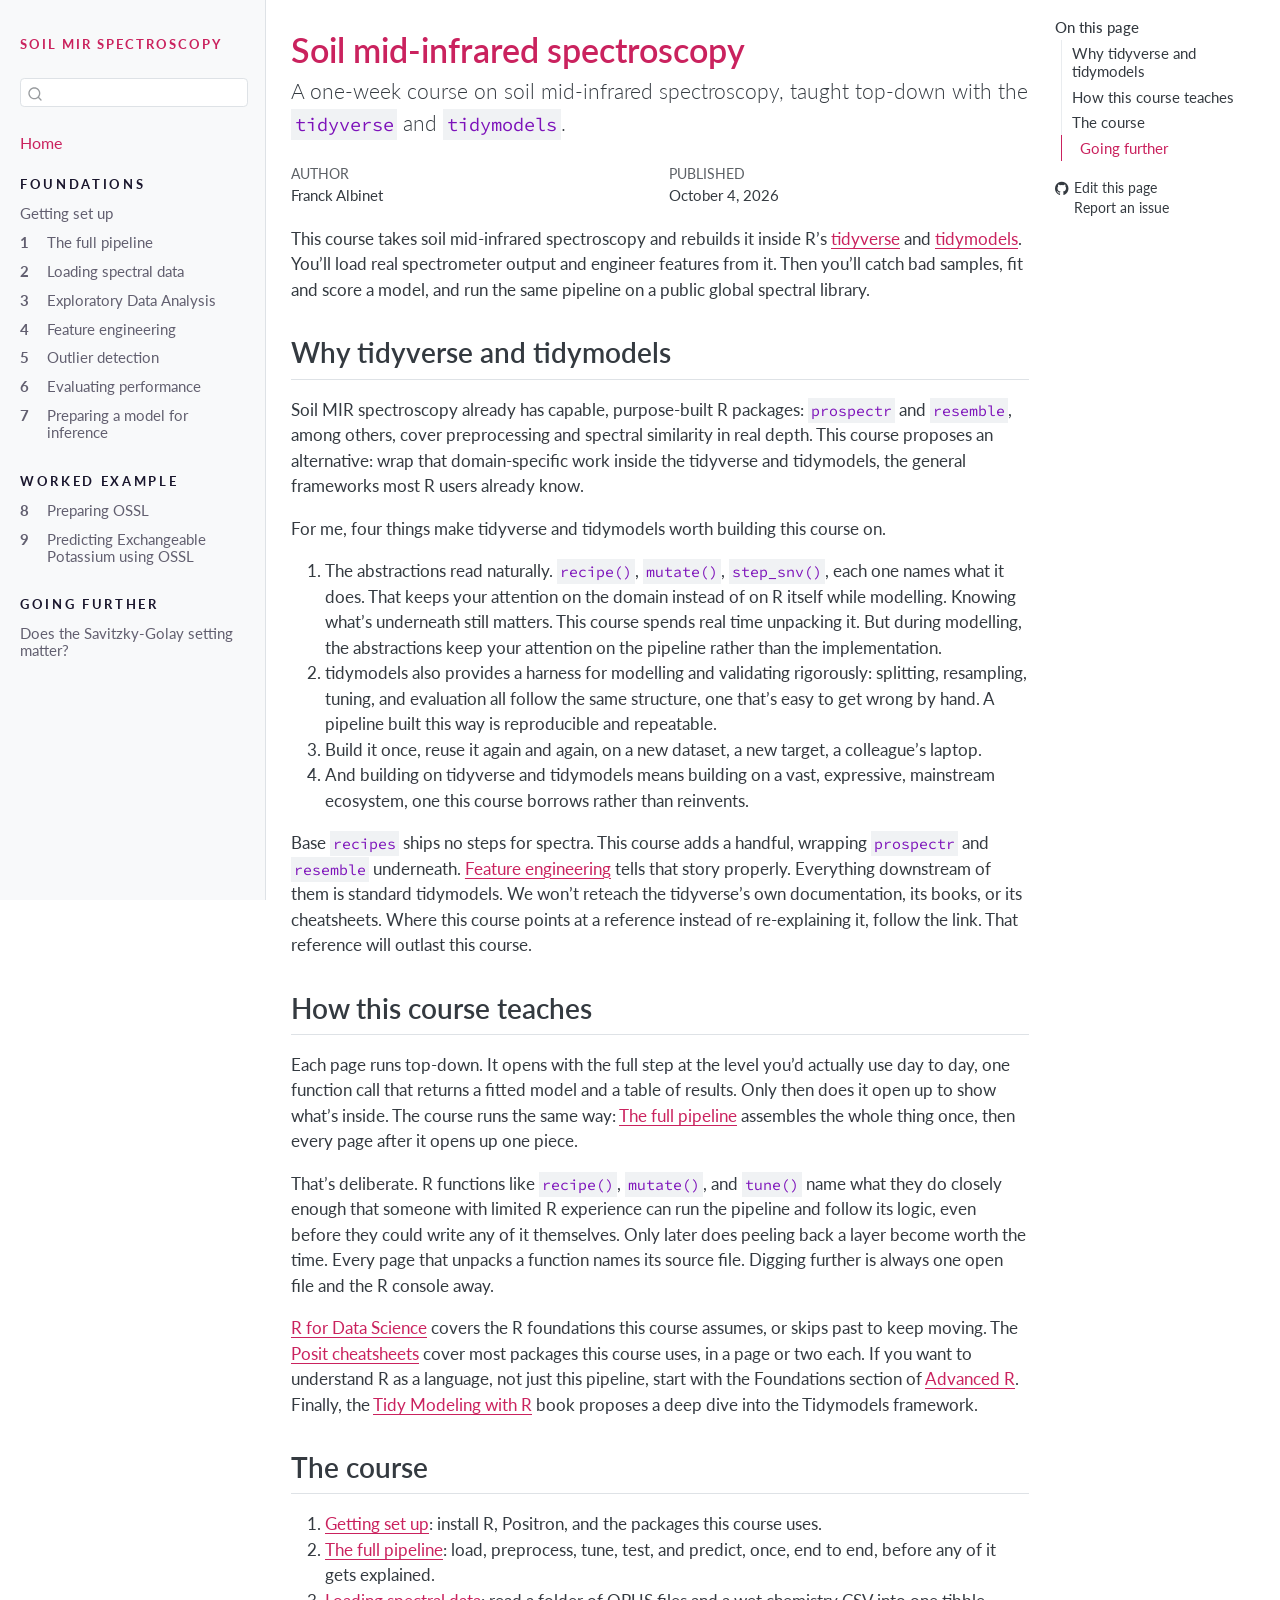
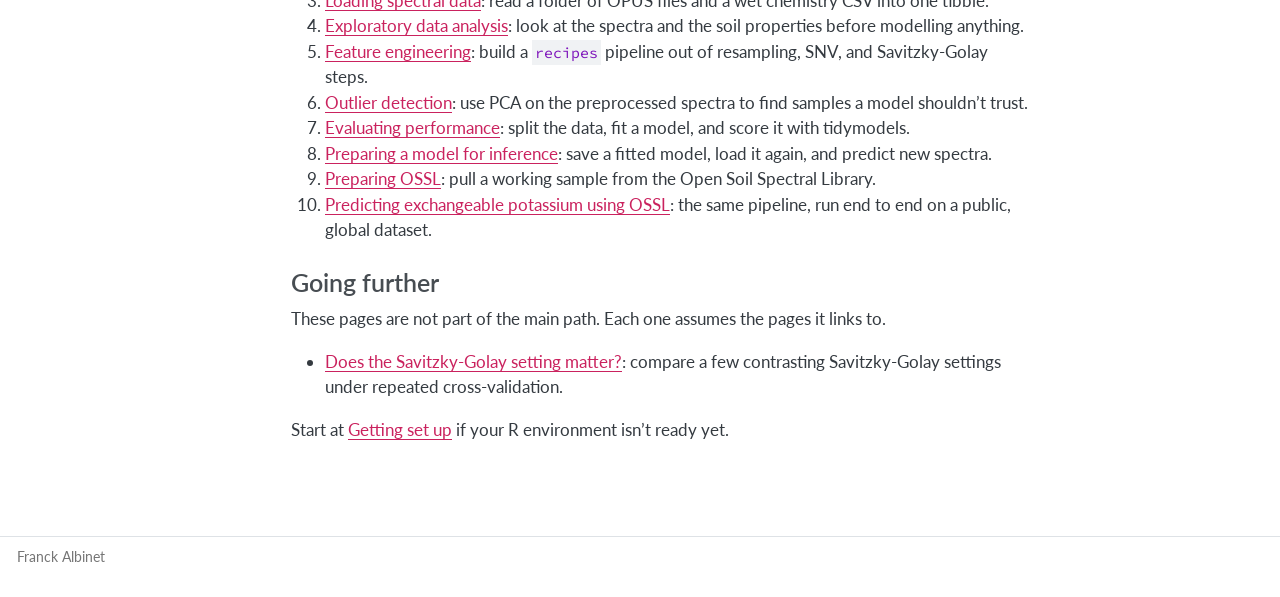
<file: index.html>
<!DOCTYPE html>
<html xmlns="http://www.w3.org/1999/xhtml" lang="en" xml:lang="en"><head>

<meta charset="utf-8">
<meta name="generator" content="quarto-1.9.37">

<meta name="viewport" content="width=device-width, initial-scale=1.0, user-scalable=yes">

<meta name="author" content="Franck Albinet">
<meta name="dcterms.date" content="2026-10-04">

<title>Soil mid-infrared spectroscopy – Soil mid-infrared spectroscopy with tidymodels</title>
<style>
/* Default styles provided by pandoc.
** See https://pandoc.org/MANUAL.html#variables-for-html for config info.
*/
code{white-space: pre-wrap;}
span.smallcaps{font-variant: small-caps;}
div.columns{display: flex; gap: min(4vw, 1.5em);}
div.column{flex: auto; overflow-x: auto;}
div.hanging-indent{margin-left: 1.5em; text-indent: -1.5em;}
ul.task-list{list-style: none;}
ul.task-list li input[type="checkbox"] {
  width: 0.8em;
  margin: 0 0.8em 0.2em -1em; /* quarto-specific, see https://github.com/quarto-dev/quarto-cli/issues/4556 */ 
  vertical-align: middle;
}
</style>


<script src="site_libs/quarto-nav/quarto-nav.js"></script>
<script src="site_libs/quarto-nav/headroom.min.js"></script>
<script src="site_libs/clipboard/clipboard.min.js"></script>
<script src="site_libs/quarto-search/autocomplete.umd.js"></script>
<script src="site_libs/quarto-search/fuse.min.js"></script>
<script src="site_libs/quarto-search/quarto-search.js"></script>
<meta name="quarto:offset" content="./">
<script src="site_libs/quarto-html/quarto.js" type="module"></script>
<script src="site_libs/quarto-html/tabsets/tabsets.js" type="module"></script>
<script src="site_libs/quarto-html/popper.min.js"></script>
<script src="site_libs/quarto-html/tippy.umd.min.js"></script>
<script src="site_libs/quarto-html/anchor.min.js"></script>
<link href="site_libs/quarto-html/tippy.css" rel="stylesheet">
<link href="site_libs/quarto-html/quarto-syntax-highlighting-a9c94084e156453ce75ecc8ff7b2041c.css" rel="stylesheet" id="quarto-text-highlighting-styles">
<script src="site_libs/bootstrap/bootstrap.min.js"></script>
<link href="site_libs/bootstrap/bootstrap-icons.css" rel="stylesheet">
<link href="site_libs/bootstrap/bootstrap-4c708733c4bd93f9cc044033404bda8f.min.css" rel="stylesheet" append-hash="true" id="quarto-bootstrap" data-mode="light">
<script id="quarto-search-options" type="application/json">{
  "location": "sidebar",
  "copy-button": false,
  "collapse-after": 3,
  "panel-placement": "start",
  "type": "textbox",
  "limit": 50,
  "keyboard-shortcut": [
    "f",
    "/",
    "s"
  ],
  "show-item-context": false,
  "language": {
    "search-no-results-text": "No results",
    "search-matching-documents-text": "matching documents",
    "search-copy-link-title": "Copy link to search",
    "search-hide-matches-text": "Hide additional matches",
    "search-more-match-text": "more match in this document",
    "search-more-matches-text": "more matches in this document",
    "search-clear-button-title": "Clear",
    "search-text-placeholder": "",
    "search-detached-cancel-button-title": "Cancel",
    "search-submit-button-title": "Submit",
    "search-label": "Search"
  }
}</script>
<link rel="preconnect" href="https://fonts.googleapis.com">
<link rel="preconnect" href="https://fonts.gstatic.com" crossorigin="">
<link href="https://fonts.googleapis.com/css2?family=Lato:ital,wght@0,300;0,400;0,700;0,900;1,400&amp;family=Source+Code+Pro&amp;display=swap" rel="stylesheet">


</head>

<body class="nav-sidebar docked quarto-light">

<div id="quarto-search-results"></div>
  <header id="quarto-header" class="headroom fixed-top">
  <nav class="quarto-secondary-nav">
    <div class="container-fluid d-flex">
      <button type="button" class="quarto-btn-toggle btn" data-bs-toggle="collapse" role="button" data-bs-target=".quarto-sidebar-collapse-item" aria-controls="quarto-sidebar" aria-expanded="false" aria-label="Toggle sidebar navigation" onclick="if (window.quartoToggleHeadroom) { window.quartoToggleHeadroom(); }">
        <i class="bi bi-layout-text-sidebar-reverse"></i>
      </button>
        <nav class="quarto-page-breadcrumbs" aria-label="breadcrumb"><ol class="breadcrumb"><li class="breadcrumb-item"><a href="./index.html">Home</a></li></ol></nav>
        <a class="flex-grow-1" role="navigation" data-bs-toggle="collapse" data-bs-target=".quarto-sidebar-collapse-item" aria-controls="quarto-sidebar" aria-expanded="false" aria-label="Toggle sidebar navigation" onclick="if (window.quartoToggleHeadroom) { window.quartoToggleHeadroom(); }">      
        </a>
      <button type="button" class="btn quarto-search-button" aria-label="Search" onclick="window.quartoOpenSearch();">
        <i class="bi bi-search"></i>
      </button>
    </div>
  </nav>
</header>
<!-- content -->
<div id="quarto-content" class="quarto-container page-columns page-rows-contents page-layout-article">
<!-- sidebar -->
  <nav id="quarto-sidebar" class="sidebar collapse collapse-horizontal quarto-sidebar-collapse-item sidebar-navigation docked overflow-auto">
    <div class="pt-lg-2 mt-2 text-left sidebar-header">
    <div class="sidebar-title mb-0 py-0">
      <a href="./">SOIl MIR SPECTROSCOPY</a> 
    </div>
      </div>
        <div class="mt-2 flex-shrink-0 align-items-center">
        <div class="sidebar-search">
        <div id="quarto-search" class="" title="Search"></div>
        </div>
        </div>
    <div class="sidebar-menu-container"> 
    <ul class="list-unstyled mt-1">
        <li class="sidebar-item">
  <div class="sidebar-item-container"> 
  <a href="./index.html" class="sidebar-item-text sidebar-link active">
 <span class="menu-text">Home</span></a>
  </div>
</li>
        <li class="sidebar-item sidebar-item-section">
      <div class="sidebar-item-container"> 
            <a class="sidebar-item-text sidebar-link text-start" data-bs-toggle="collapse" data-bs-target="#quarto-sidebar-section-1" role="navigation" aria-expanded="true">
 <span class="menu-text">Foundations</span></a>
          <a class="sidebar-item-toggle text-start" data-bs-toggle="collapse" data-bs-target="#quarto-sidebar-section-1" role="navigation" aria-expanded="true" aria-label="Toggle section">
            <i class="bi bi-chevron-right ms-2"></i>
          </a> 
      </div>
      <ul id="quarto-sidebar-section-1" class="collapse list-unstyled sidebar-section depth1 show">  
          <li class="sidebar-item">
  <div class="sidebar-item-container"> 
  <a href="./0-getting-setup.html" class="sidebar-item-text sidebar-link">
 <span class="menu-text">Getting set up</span></a>
  </div>
</li>
          <li class="sidebar-item">
  <div class="sidebar-item-container"> 
  <a href="./1-full-pipeline.html" class="sidebar-item-text sidebar-link">
 <span class="menu-text">The full pipeline</span></a>
  </div>
</li>
          <li class="sidebar-item">
  <div class="sidebar-item-container"> 
  <a href="./2-loading-data.html" class="sidebar-item-text sidebar-link">
 <span class="menu-text">Loading spectral data</span></a>
  </div>
</li>
          <li class="sidebar-item">
  <div class="sidebar-item-container"> 
  <a href="./3-eda.html" class="sidebar-item-text sidebar-link">
 <span class="menu-text">Exploratory Data Analysis</span></a>
  </div>
</li>
          <li class="sidebar-item">
  <div class="sidebar-item-container"> 
  <a href="./4-feature-engineering.html" class="sidebar-item-text sidebar-link">
 <span class="menu-text">Feature engineering</span></a>
  </div>
</li>
          <li class="sidebar-item">
  <div class="sidebar-item-container"> 
  <a href="./5-outlier-detection.html" class="sidebar-item-text sidebar-link">
 <span class="menu-text">Outlier detection</span></a>
  </div>
</li>
          <li class="sidebar-item">
  <div class="sidebar-item-container"> 
  <a href="./6-evaluating-performance.html" class="sidebar-item-text sidebar-link">
 <span class="menu-text">Evaluating performance</span></a>
  </div>
</li>
          <li class="sidebar-item">
  <div class="sidebar-item-container"> 
  <a href="./7-preparing-for-inference.html" class="sidebar-item-text sidebar-link">
 <span class="menu-text">Preparing a model for inference</span></a>
  </div>
</li>
      </ul>
  </li>
        <li class="sidebar-item sidebar-item-section">
      <div class="sidebar-item-container"> 
            <a class="sidebar-item-text sidebar-link text-start" data-bs-toggle="collapse" data-bs-target="#quarto-sidebar-section-2" role="navigation" aria-expanded="true">
 <span class="menu-text">Worked example</span></a>
          <a class="sidebar-item-toggle text-start" data-bs-toggle="collapse" data-bs-target="#quarto-sidebar-section-2" role="navigation" aria-expanded="true" aria-label="Toggle section">
            <i class="bi bi-chevron-right ms-2"></i>
          </a> 
      </div>
      <ul id="quarto-sidebar-section-2" class="collapse list-unstyled sidebar-section depth1 show">  
          <li class="sidebar-item">
  <div class="sidebar-item-container"> 
  <a href="./8-preparing-ossl.html" class="sidebar-item-text sidebar-link">
 <span class="menu-text">Preparing OSSL</span></a>
  </div>
</li>
          <li class="sidebar-item">
  <div class="sidebar-item-container"> 
  <a href="./9-kex-ossl-pipeline.html" class="sidebar-item-text sidebar-link">
 <span class="menu-text">Predicting Exchangeable Potassium using OSSL</span></a>
  </div>
</li>
      </ul>
  </li>
        <li class="sidebar-item sidebar-item-section">
      <div class="sidebar-item-container"> 
            <a class="sidebar-item-text sidebar-link text-start" data-bs-toggle="collapse" data-bs-target="#quarto-sidebar-section-3" role="navigation" aria-expanded="true">
 <span class="menu-text">Going further</span></a>
          <a class="sidebar-item-toggle text-start" data-bs-toggle="collapse" data-bs-target="#quarto-sidebar-section-3" role="navigation" aria-expanded="true" aria-label="Toggle section">
            <i class="bi bi-chevron-right ms-2"></i>
          </a> 
      </div>
      <ul id="quarto-sidebar-section-3" class="collapse list-unstyled sidebar-section depth1 show">  
          <li class="sidebar-item">
  <div class="sidebar-item-container"> 
  <a href="./howto/tuning-savitzky-golay.html" class="sidebar-item-text sidebar-link">
 <span class="menu-text">Does the Savitzky-Golay setting matter?</span></a>
  </div>
</li>
      </ul>
  </li>
    </ul>
    </div>
</nav>
<div id="quarto-sidebar-glass" class="quarto-sidebar-collapse-item" data-bs-toggle="collapse" data-bs-target=".quarto-sidebar-collapse-item"></div>
<!-- margin-sidebar -->
    <div id="quarto-margin-sidebar" class="sidebar margin-sidebar">
        <nav id="TOC" role="doc-toc" class="toc-active">
    <h2 id="toc-title">On this page</h2>
   
  <ul>
  <li><a href="#why-tidyverse-and-tidymodels" id="toc-why-tidyverse-and-tidymodels" class="nav-link active" data-scroll-target="#why-tidyverse-and-tidymodels">Why tidyverse and tidymodels</a></li>
  <li><a href="#how-this-course-teaches" id="toc-how-this-course-teaches" class="nav-link" data-scroll-target="#how-this-course-teaches">How this course teaches</a></li>
  <li><a href="#the-course" id="toc-the-course" class="nav-link" data-scroll-target="#the-course">The course</a>
  <ul class="collapse">
  <li><a href="#going-further" id="toc-going-further" class="nav-link" data-scroll-target="#going-further">Going further</a></li>
  </ul></li>
  </ul>
<div class="toc-actions"><ul><li><a href="https://github.com/franckalbinet/tidy-mirs/edit/main/index.qmd" class="toc-action"><i class="bi bi-github"></i>Edit this page</a></li><li><a href="https://github.com/franckalbinet/tidy-mirs/issues/new" class="toc-action"><i class="bi empty"></i>Report an issue</a></li></ul></div></nav>
    </div>
<!-- main -->
<main class="content" id="quarto-document-content">

<header id="title-block-header" class="quarto-title-block default">
<div class="quarto-title">
<h1 class="title">Soil mid-infrared spectroscopy</h1>
<p class="subtitle lead">A one-week course on soil mid-infrared spectroscopy, taught top-down with the <code>tidyverse</code> and <code>tidymodels</code>.</p>
</div>



<div class="quarto-title-meta">

    <div>
    <div class="quarto-title-meta-heading">Author</div>
    <div class="quarto-title-meta-contents">
             <p>Franck Albinet </p>
          </div>
  </div>
    
    <div>
    <div class="quarto-title-meta-heading">Published</div>
    <div class="quarto-title-meta-contents">
      <p class="date">October 4, 2026</p>
    </div>
  </div>
  
    
  </div>
  


</header>


<p>This course takes soil mid-infrared spectroscopy and rebuilds it inside R’s <a href="https://tidyverse.org/">tidyverse</a> and <a href="https://www.tidymodels.org">tidymodels</a>. You’ll load real spectrometer output and engineer features from it. Then you’ll catch bad samples, fit and score a model, and run the same pipeline on a public global spectral library.</p>
<section id="why-tidyverse-and-tidymodels" class="level2">
<h2 class="anchored" data-anchor-id="why-tidyverse-and-tidymodels">Why tidyverse and tidymodels</h2>
<p>Soil MIR spectroscopy already has capable, purpose-built R packages: <code>prospectr</code> and <code>resemble</code>, among others, cover preprocessing and spectral similarity in real depth. This course proposes an alternative: wrap that domain-specific work inside the tidyverse and tidymodels, the general frameworks most R users already know.</p>
<p>For me, four things make tidyverse and tidymodels worth building this course on.</p>
<ol type="1">
<li>The abstractions read naturally. <code>recipe()</code>, <code>mutate()</code>, <code>step_snv()</code>, each one names what it does. That keeps your attention on the domain instead of on R itself while modelling. Knowing what’s underneath still matters. This course spends real time unpacking it. But during modelling, the abstractions keep your attention on the pipeline rather than the implementation.</li>
<li>tidymodels also provides a harness for modelling and validating rigorously: splitting, resampling, tuning, and evaluation all follow the same structure, one that’s easy to get wrong by hand. A pipeline built this way is reproducible and repeatable.</li>
<li>Build it once, reuse it again and again, on a new dataset, a new target, a colleague’s laptop.</li>
<li>And building on tidyverse and tidymodels means building on a vast, expressive, mainstream ecosystem, one this course borrows rather than reinvents.</li>
</ol>
<p>Base <code>recipes</code> ships no steps for spectra. This course adds a handful, wrapping <code>prospectr</code> and <code>resemble</code> underneath. <a href="./4-feature-engineering.html">Feature engineering</a> tells that story properly. Everything downstream of them is standard tidymodels. We won’t reteach the tidyverse’s own documentation, its books, or its cheatsheets. Where this course points at a reference instead of re-explaining it, follow the link. That reference will outlast this course.</p>
</section>
<section id="how-this-course-teaches" class="level2">
<h2 class="anchored" data-anchor-id="how-this-course-teaches">How this course teaches</h2>
<p>Each page runs top-down. It opens with the full step at the level you’d actually use day to day, one function call that returns a fitted model and a table of results. Only then does it open up to show what’s inside. The course runs the same way: <a href="./1-full-pipeline.html">The full pipeline</a> assembles the whole thing once, then every page after it opens up one piece.</p>
<p>That’s deliberate. R functions like <code>recipe()</code>, <code>mutate()</code>, and <code>tune()</code> name what they do closely enough that someone with limited R experience can run the pipeline and follow its logic, even before they could write any of it themselves. Only later does peeling back a layer become worth the time. Every page that unpacks a function names its source file. Digging further is always one open file and the R console away.</p>
<p><a href="https://r4ds.hadley.nz/">R for Data Science</a> covers the R foundations this course assumes, or skips past to keep moving. The <a href="https://rstudio.github.io/cheatsheets/">Posit cheatsheets</a> cover most packages this course uses, in a page or two each. If you want to understand R as a language, not just this pipeline, start with the Foundations section of <a href="https://adv-r.hadley.nz/">Advanced R</a>. Finally, the <a href="https://www.tmwr.org/">Tidy Modeling with R</a> book proposes a deep dive into the Tidymodels framework.</p>
</section>
<section id="the-course" class="level2">
<h2 class="anchored" data-anchor-id="the-course">The course</h2>
<ol type="1">
<li><a href="./0-getting-setup.html">Getting set up</a>: install R, Positron, and the packages this course uses.</li>
<li><a href="./1-full-pipeline.html">The full pipeline</a>: load, preprocess, tune, test, and predict, once, end to end, before any of it gets explained.</li>
<li><a href="./2-loading-data.html">Loading spectral data</a>: read a folder of OPUS files and a wet chemistry CSV into one tibble.</li>
<li><a href="./3-eda.html">Exploratory data analysis</a>: look at the spectra and the soil properties before modelling anything.</li>
<li><a href="./4-feature-engineering.html">Feature engineering</a>: build a <code>recipes</code> pipeline out of resampling, SNV, and Savitzky-Golay steps.</li>
<li><a href="./5-outlier-detection.html">Outlier detection</a>: use PCA on the preprocessed spectra to find samples a model shouldn’t trust.</li>
<li><a href="./6-evaluating-performance.html">Evaluating performance</a>: split the data, fit a model, and score it with tidymodels.</li>
<li><a href="./7-preparing-for-inference.html">Preparing a model for inference</a>: save a fitted model, load it again, and predict new spectra.</li>
<li><a href="./8-preparing-ossl.html">Preparing OSSL</a>: pull a working sample from the Open Soil Spectral Library.</li>
<li><a href="./9-kex-ossl-pipeline.html">Predicting exchangeable potassium using OSSL</a>: the same pipeline, run end to end on a public, global dataset.</li>
</ol>
<section id="going-further" class="level3">
<h3 class="anchored" data-anchor-id="going-further">Going further</h3>
<p>These pages are not part of the main path. Each one assumes the pages it links to.</p>
<ul>
<li><a href="./howto/tuning-savitzky-golay.html">Does the Savitzky-Golay setting matter?</a>: compare a few contrasting Savitzky-Golay settings under repeated cross-validation.</li>
</ul>
<p>Start at <a href="./0-getting-setup.html">Getting set up</a> if your R environment isn’t ready yet.</p>


</section>
</section>

</main> <!-- /main -->
<script id="quarto-html-after-body" type="application/javascript">
  window.document.addEventListener("DOMContentLoaded", function (event) {
    const icon = "";
    const anchorJS = new window.AnchorJS();
    anchorJS.options = {
      placement: 'right',
      icon: icon
    };
    anchorJS.add('.anchored');
    const isCodeAnnotation = (el) => {
      for (const clz of el.classList) {
        if (clz.startsWith('code-annotation-')) {                     
          return true;
        }
      }
      return false;
    }
    const onCopySuccess = function(e) {
      // button target
      const button = e.trigger;
      // don't keep focus
      button.blur();
      // flash "checked"
      button.classList.add('code-copy-button-checked');
      var currentTitle = button.getAttribute("title");
      button.setAttribute("title", "Copied!");
      let tooltip;
      if (window.bootstrap) {
        button.setAttribute("data-bs-toggle", "tooltip");
        button.setAttribute("data-bs-placement", "left");
        button.setAttribute("data-bs-title", "Copied!");
        tooltip = new bootstrap.Tooltip(button, 
          { trigger: "manual", 
            customClass: "code-copy-button-tooltip",
            offset: [0, -8]});
        tooltip.show();    
      }
      setTimeout(function() {
        if (tooltip) {
          tooltip.hide();
          button.removeAttribute("data-bs-title");
          button.removeAttribute("data-bs-toggle");
          button.removeAttribute("data-bs-placement");
        }
        button.setAttribute("title", currentTitle);
        button.classList.remove('code-copy-button-checked');
      }, 1000);
      // clear code selection
      e.clearSelection();
    }
    const getTextToCopy = function(trigger) {
      const outerScaffold = trigger.parentElement.cloneNode(true);
      const codeEl = outerScaffold.querySelector('code');
      for (const childEl of codeEl.children) {
        if (isCodeAnnotation(childEl)) {
          childEl.remove();
        }
      }
      return codeEl.innerText;
    }
    const clipboard = new window.ClipboardJS('.code-copy-button:not([data-in-quarto-modal])', {
      text: getTextToCopy
    });
    clipboard.on('success', onCopySuccess);
    if (window.document.getElementById('quarto-embedded-source-code-modal')) {
      const clipboardModal = new window.ClipboardJS('.code-copy-button[data-in-quarto-modal]', {
        text: getTextToCopy,
        container: window.document.getElementById('quarto-embedded-source-code-modal')
      });
      clipboardModal.on('success', onCopySuccess);
    }
      var localhostRegex = new RegExp(/^(?:http|https):\/\/localhost\:?[0-9]*\//);
      var mailtoRegex = new RegExp(/^mailto:/);
        var filterRegex = new RegExp("https:\/\/franckalbinet\.github\.io\/tidy-mirs\/");
      var isInternal = (href) => {
          return filterRegex.test(href) || localhostRegex.test(href) || mailtoRegex.test(href);
      }
      // Inspect non-navigation links and adorn them if external
     var links = window.document.querySelectorAll('a[href]:not(.nav-link):not(.navbar-brand):not(.toc-action):not(.sidebar-link):not(.sidebar-item-toggle):not(.pagination-link):not(.no-external):not([aria-hidden]):not(.dropdown-item):not(.quarto-navigation-tool):not(.about-link)');
      for (var i=0; i<links.length; i++) {
        const link = links[i];
        if (!isInternal(link.href)) {
          // undo the damage that might have been done by quarto-nav.js in the case of
          // links that we want to consider external
          if (link.dataset.originalHref !== undefined) {
            link.href = link.dataset.originalHref;
          }
        }
      }
    function tippyHover(el, contentFn, onTriggerFn, onUntriggerFn) {
      const config = {
        allowHTML: true,
        maxWidth: 500,
        delay: 100,
        arrow: false,
        appendTo: function(el) {
            return el.parentElement;
        },
        interactive: true,
        interactiveBorder: 10,
        theme: 'quarto',
        placement: 'bottom-start',
      };
      if (contentFn) {
        config.content = contentFn;
      }
      if (onTriggerFn) {
        config.onTrigger = onTriggerFn;
      }
      if (onUntriggerFn) {
        config.onUntrigger = onUntriggerFn;
      }
      window.tippy(el, config); 
    }
    const noterefs = window.document.querySelectorAll('a[role="doc-noteref"]');
    for (var i=0; i<noterefs.length; i++) {
      const ref = noterefs[i];
      tippyHover(ref, function() {
        // use id or data attribute instead here
        let href = ref.getAttribute('data-footnote-href') || ref.getAttribute('href');
        try { href = new URL(href).hash; } catch {}
        const id = href.replace(/^#\/?/, "");
        const note = window.document.getElementById(id);
        if (note) {
          return note.innerHTML;
        } else {
          return "";
        }
      });
    }
    const xrefs = window.document.querySelectorAll('a.quarto-xref');
    const processXRef = (id, note) => {
      // Strip column container classes
      const stripColumnClz = (el) => {
        el.classList.remove("page-full", "page-columns");
        if (el.children) {
          for (const child of el.children) {
            stripColumnClz(child);
          }
        }
      }
      stripColumnClz(note)
      if (id === null || id.startsWith('sec-')) {
        // Special case sections, only their first couple elements
        const container = document.createElement("div");
        if (note.children && note.children.length > 2) {
          container.appendChild(note.children[0].cloneNode(true));
          for (let i = 1; i < note.children.length; i++) {
            const child = note.children[i];
            if (child.tagName === "P" && child.innerText === "") {
              continue;
            } else {
              container.appendChild(child.cloneNode(true));
              break;
            }
          }
          if (window.Quarto?.typesetMath) {
            window.Quarto.typesetMath(container);
          }
          return container.innerHTML
        } else {
          if (window.Quarto?.typesetMath) {
            window.Quarto.typesetMath(note);
          }
          return note.innerHTML;
        }
      } else {
        // Remove any anchor links if they are present
        const anchorLink = note.querySelector('a.anchorjs-link');
        if (anchorLink) {
          anchorLink.remove();
        }
        if (window.Quarto?.typesetMath) {
          window.Quarto.typesetMath(note);
        }
        if (note.classList.contains("callout")) {
          return note.outerHTML;
        } else {
          return note.innerHTML;
        }
      }
    }
    for (var i=0; i<xrefs.length; i++) {
      const xref = xrefs[i];
      tippyHover(xref, undefined, function(instance) {
        instance.disable();
        let url = xref.getAttribute('href');
        let hash = undefined; 
        if (url.startsWith('#')) {
          hash = url;
        } else {
          try { hash = new URL(url).hash; } catch {}
        }
        if (hash) {
          const id = hash.replace(/^#\/?/, "");
          const note = window.document.getElementById(id);
          if (note !== null) {
            try {
              const html = processXRef(id, note.cloneNode(true));
              instance.setContent(html);
            } finally {
              instance.enable();
              instance.show();
            }
          } else {
            // See if we can fetch this
            fetch(url.split('#')[0])
            .then(res => res.text())
            .then(html => {
              const parser = new DOMParser();
              const htmlDoc = parser.parseFromString(html, "text/html");
              const note = htmlDoc.getElementById(id);
              if (note !== null) {
                const html = processXRef(id, note);
                instance.setContent(html);
              } 
            }).finally(() => {
              instance.enable();
              instance.show();
            });
          }
        } else {
          // See if we can fetch a full url (with no hash to target)
          // This is a special case and we should probably do some content thinning / targeting
          fetch(url)
          .then(res => res.text())
          .then(html => {
            const parser = new DOMParser();
            const htmlDoc = parser.parseFromString(html, "text/html");
            const note = htmlDoc.querySelector('main.content');
            if (note !== null) {
              // This should only happen for chapter cross references
              // (since there is no id in the URL)
              // remove the first header
              if (note.children.length > 0 && note.children[0].tagName === "HEADER") {
                note.children[0].remove();
              }
              const html = processXRef(null, note);
              instance.setContent(html);
            } 
          }).finally(() => {
            instance.enable();
            instance.show();
          });
        }
      }, function(instance) {
      });
    }
        let selectedAnnoteEl;
        const selectorForAnnotation = ( cell, annotation) => {
          let cellAttr = 'data-code-cell="' + cell + '"';
          let lineAttr = 'data-code-annotation="' +  annotation + '"';
          const selector = 'span[' + cellAttr + '][' + lineAttr + ']';
          return selector;
        }
        const selectCodeLines = (annoteEl) => {
          const doc = window.document;
          const targetCell = annoteEl.getAttribute("data-target-cell");
          const targetAnnotation = annoteEl.getAttribute("data-target-annotation");
          const annoteSpan = window.document.querySelector(selectorForAnnotation(targetCell, targetAnnotation));
          const lines = annoteSpan.getAttribute("data-code-lines").split(",");
          const lineIds = lines.map((line) => {
            return targetCell + "-" + line;
          })
          let top = null;
          let height = null;
          let parent = null;
          if (lineIds.length > 0) {
              //compute the position of the single el (top and bottom and make a div)
              const el = window.document.getElementById(lineIds[0]);
              top = el.offsetTop;
              height = el.offsetHeight;
              parent = el.parentElement.parentElement;
            if (lineIds.length > 1) {
              const lastEl = window.document.getElementById(lineIds[lineIds.length - 1]);
              const bottom = lastEl.offsetTop + lastEl.offsetHeight;
              height = bottom - top;
            }
            if (top !== null && height !== null && parent !== null) {
              // cook up a div (if necessary) and position it 
              let div = window.document.getElementById("code-annotation-line-highlight");
              if (div === null) {
                div = window.document.createElement("div");
                div.setAttribute("id", "code-annotation-line-highlight");
                div.style.position = 'absolute';
                parent.appendChild(div);
              }
              div.style.top = top - 2 + "px";
              div.style.height = height + 4 + "px";
              div.style.left = 0;
              let gutterDiv = window.document.getElementById("code-annotation-line-highlight-gutter");
              if (gutterDiv === null) {
                gutterDiv = window.document.createElement("div");
                gutterDiv.setAttribute("id", "code-annotation-line-highlight-gutter");
                gutterDiv.style.position = 'absolute';
                const codeCell = window.document.getElementById(targetCell);
                const gutter = codeCell.querySelector('.code-annotation-gutter');
                gutter.appendChild(gutterDiv);
              }
              gutterDiv.style.top = top - 2 + "px";
              gutterDiv.style.height = height + 4 + "px";
            }
            selectedAnnoteEl = annoteEl;
          }
        };
        const unselectCodeLines = () => {
          const elementsIds = ["code-annotation-line-highlight", "code-annotation-line-highlight-gutter"];
          elementsIds.forEach((elId) => {
            const div = window.document.getElementById(elId);
            if (div) {
              div.remove();
            }
          });
          selectedAnnoteEl = undefined;
        };
          // Handle positioning of the toggle
      window.addEventListener(
        "resize",
        throttle(() => {
          elRect = undefined;
          if (selectedAnnoteEl) {
            selectCodeLines(selectedAnnoteEl);
          }
        }, 10)
      );
      function throttle(fn, ms) {
      let throttle = false;
      let timer;
        return (...args) => {
          if(!throttle) { // first call gets through
              fn.apply(this, args);
              throttle = true;
          } else { // all the others get throttled
              if(timer) clearTimeout(timer); // cancel #2
              timer = setTimeout(() => {
                fn.apply(this, args);
                timer = throttle = false;
              }, ms);
          }
        };
      }
        // Attach click handler to the DT
        const annoteDls = window.document.querySelectorAll('dt[data-target-cell]');
        for (const annoteDlNode of annoteDls) {
          annoteDlNode.addEventListener('click', (event) => {
            const clickedEl = event.target;
            if (clickedEl !== selectedAnnoteEl) {
              unselectCodeLines();
              const activeEl = window.document.querySelector('dt[data-target-cell].code-annotation-active');
              if (activeEl) {
                activeEl.classList.remove('code-annotation-active');
              }
              selectCodeLines(clickedEl);
              clickedEl.classList.add('code-annotation-active');
            } else {
              // Unselect the line
              unselectCodeLines();
              clickedEl.classList.remove('code-annotation-active');
            }
          });
        }
    const findCites = (el) => {
      const parentEl = el.parentElement;
      if (parentEl) {
        const cites = parentEl.dataset.cites;
        if (cites) {
          return {
            el,
            cites: cites.split(' ')
          };
        } else {
          return findCites(el.parentElement)
        }
      } else {
        return undefined;
      }
    };
    var bibliorefs = window.document.querySelectorAll('a[role="doc-biblioref"]');
    for (var i=0; i<bibliorefs.length; i++) {
      const ref = bibliorefs[i];
      const citeInfo = findCites(ref);
      if (citeInfo) {
        tippyHover(citeInfo.el, function() {
          var popup = window.document.createElement('div');
          citeInfo.cites.forEach(function(cite) {
            var citeDiv = window.document.createElement('div');
            citeDiv.classList.add('hanging-indent');
            citeDiv.classList.add('csl-entry');
            var biblioDiv = window.document.getElementById('ref-' + cite);
            if (biblioDiv) {
              citeDiv.innerHTML = biblioDiv.innerHTML;
            }
            popup.appendChild(citeDiv);
          });
          return popup.innerHTML;
        });
      }
    }
  });
  </script>
</div> <!-- /content -->
<footer class="footer">
  <div class="nav-footer">
    <div class="nav-footer-left">
<p>Franck Albinet</p>
</div>   
    <div class="nav-footer-center">
      &nbsp;
    <div class="toc-actions d-sm-block d-md-none"><ul><li><a href="https://github.com/franckalbinet/tidy-mirs/edit/main/index.qmd" class="toc-action"><i class="bi bi-github"></i>Edit this page</a></li><li><a href="https://github.com/franckalbinet/tidy-mirs/issues/new" class="toc-action"><i class="bi empty"></i>Report an issue</a></li></ul></div></div>
    <div class="nav-footer-right">
      &nbsp;
    </div>
  </div>
</footer>




</body></html>
</file>
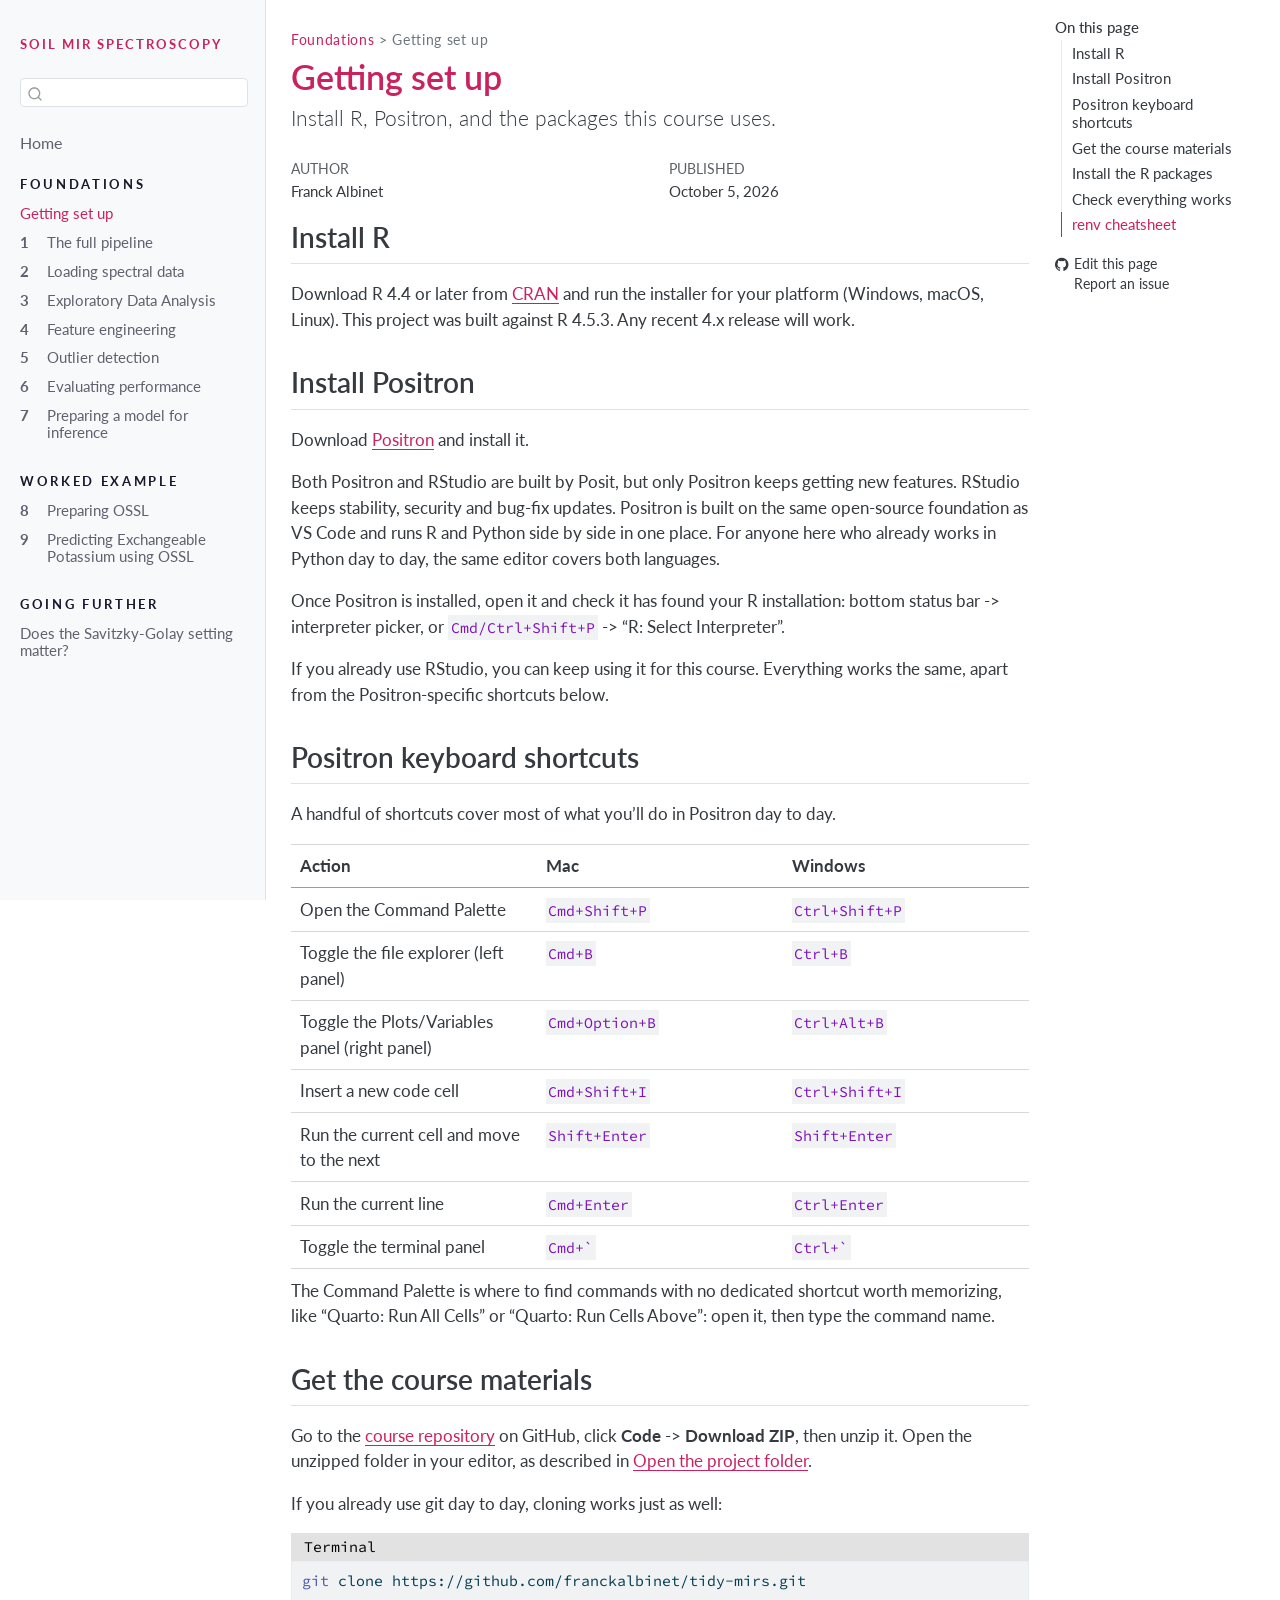
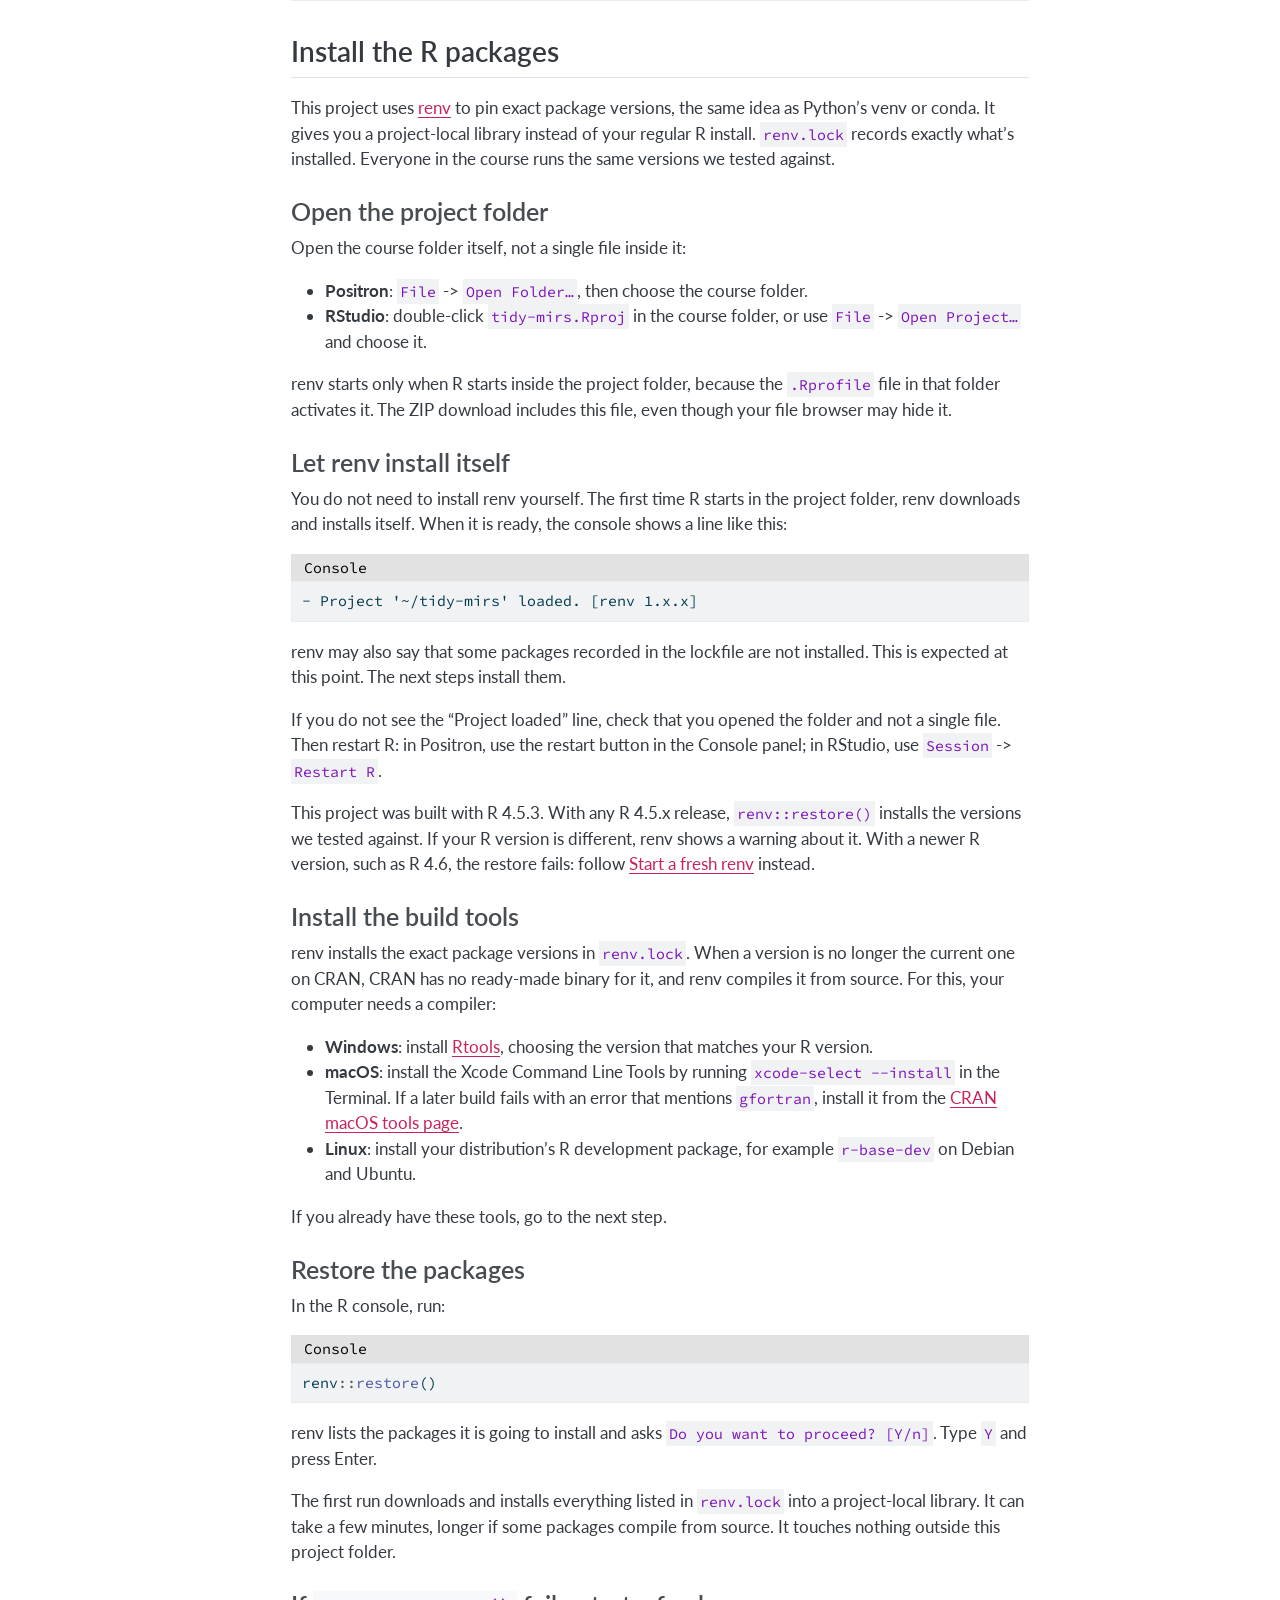
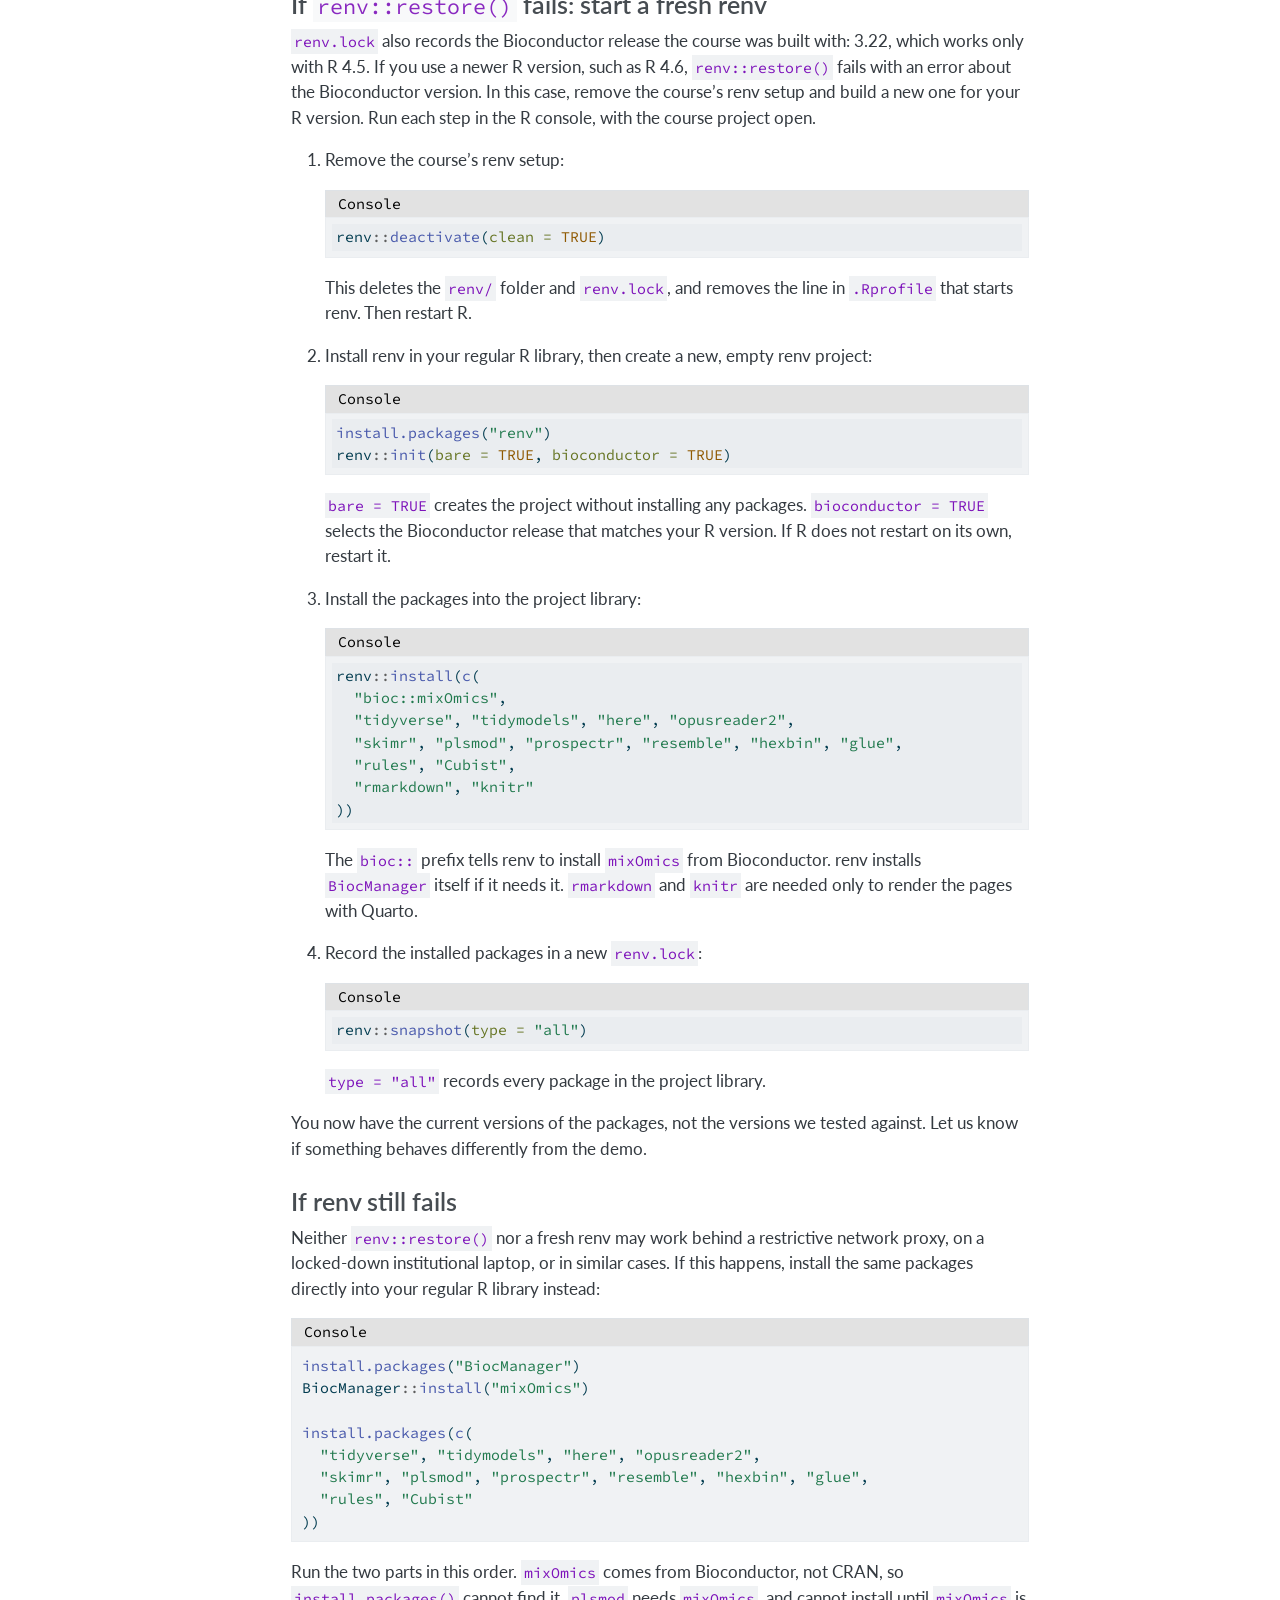
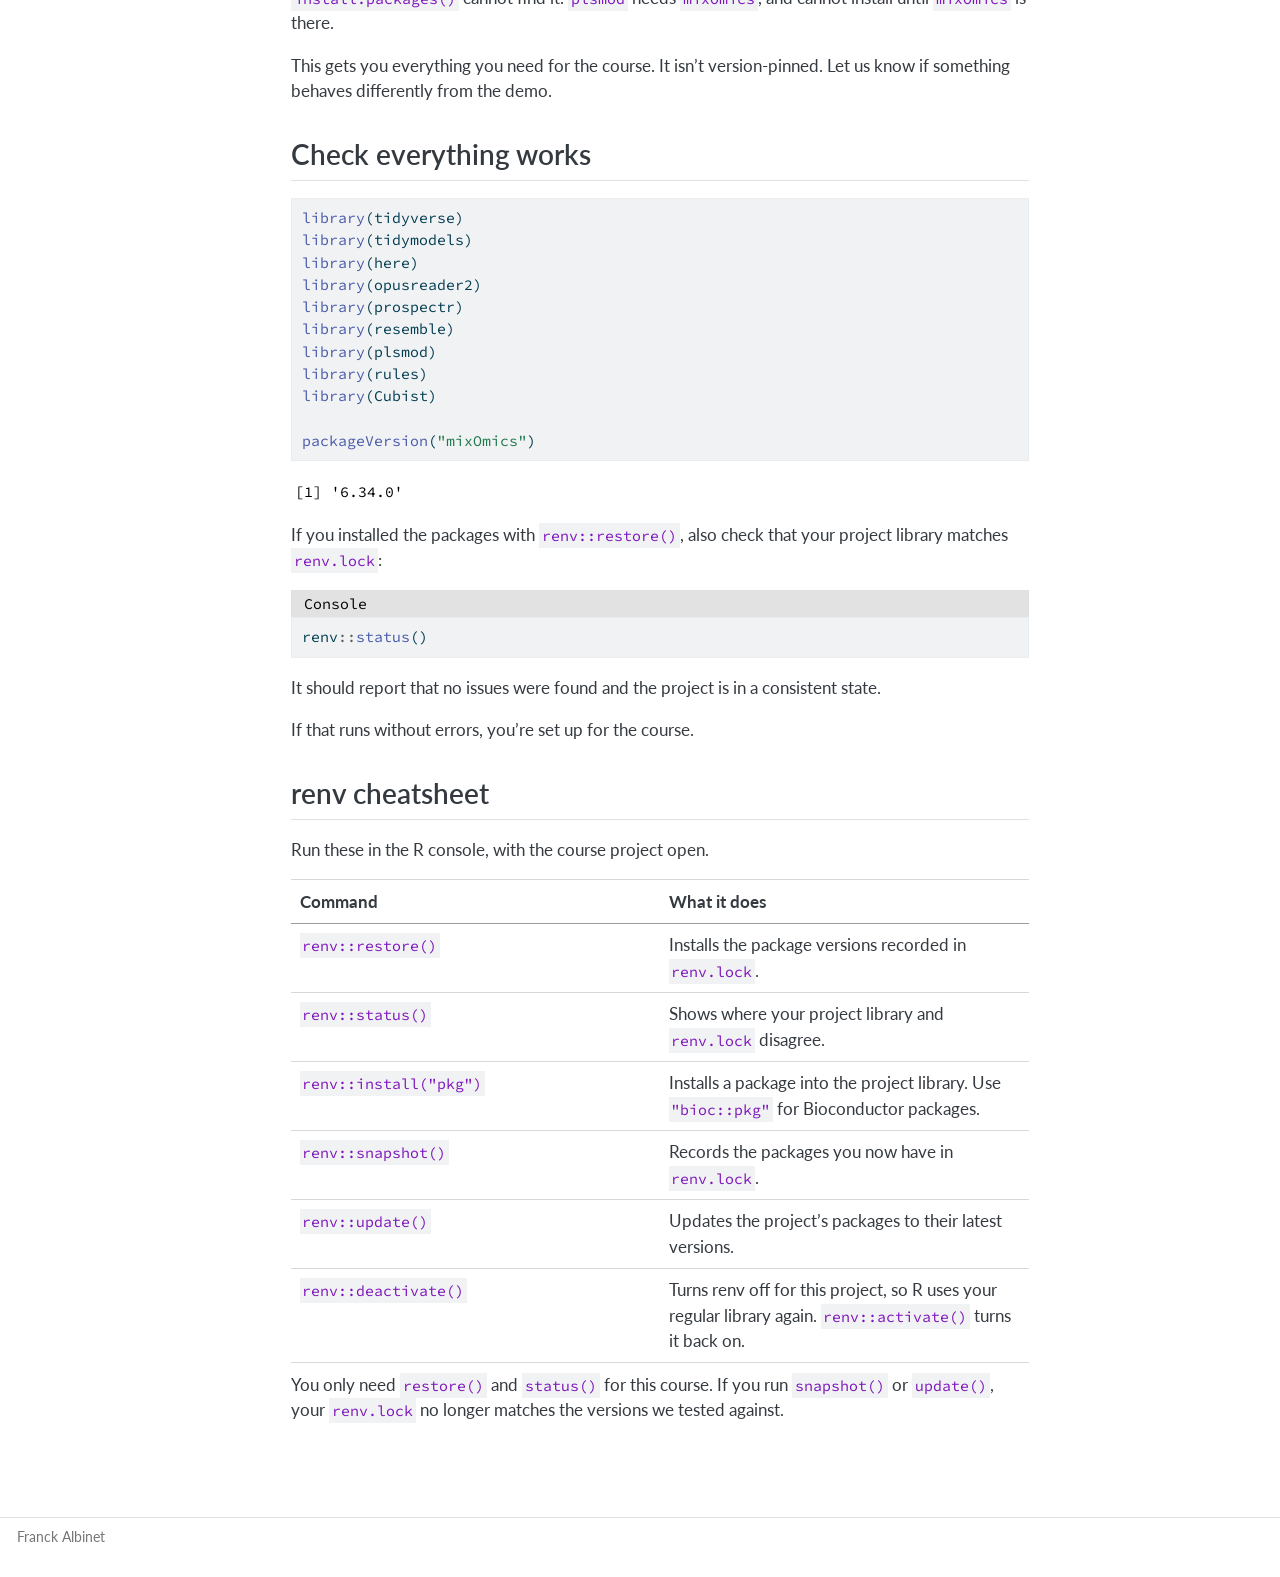
<file: 0-getting-setup.html>
<!DOCTYPE html>
<html xmlns="http://www.w3.org/1999/xhtml" lang="en" xml:lang="en"><head>

<meta charset="utf-8">
<meta name="generator" content="quarto-1.9.37">

<meta name="viewport" content="width=device-width, initial-scale=1.0, user-scalable=yes">

<meta name="author" content="Franck Albinet">
<meta name="dcterms.date" content="2026-10-05">

<title>Getting set up – Soil mid-infrared spectroscopy with tidymodels</title>
<style>
/* Default styles provided by pandoc.
** See https://pandoc.org/MANUAL.html#variables-for-html for config info.
*/
code{white-space: pre-wrap;}
span.smallcaps{font-variant: small-caps;}
div.columns{display: flex; gap: min(4vw, 1.5em);}
div.column{flex: auto; overflow-x: auto;}
div.hanging-indent{margin-left: 1.5em; text-indent: -1.5em;}
ul.task-list{list-style: none;}
ul.task-list li input[type="checkbox"] {
  width: 0.8em;
  margin: 0 0.8em 0.2em -1em; /* quarto-specific, see https://github.com/quarto-dev/quarto-cli/issues/4556 */ 
  vertical-align: middle;
}
/* CSS for syntax highlighting */
html { -webkit-text-size-adjust: 100%; }
pre > code.sourceCode { white-space: pre; position: relative; }
pre > code.sourceCode > span { display: inline-block; line-height: 1.25; }
pre > code.sourceCode > span:empty { height: 1.2em; }
.sourceCode { overflow: visible; }
code.sourceCode > span { color: inherit; text-decoration: inherit; }
div.sourceCode { margin: 1em 0; }
pre.sourceCode { margin: 0; }
@media screen {
div.sourceCode { overflow: auto; }
}
@media print {
pre > code.sourceCode { white-space: pre-wrap; }
pre > code.sourceCode > span { text-indent: -5em; padding-left: 5em; }
}
pre.numberSource code
  { counter-reset: source-line 0; }
pre.numberSource code > span
  { position: relative; left: -4em; counter-increment: source-line; }
pre.numberSource code > span > a:first-child::before
  { content: counter(source-line);
    position: relative; left: -1em; text-align: right; vertical-align: baseline;
    border: none; display: inline-block;
    -webkit-touch-callout: none; -webkit-user-select: none;
    -khtml-user-select: none; -moz-user-select: none;
    -ms-user-select: none; user-select: none;
    padding: 0 4px; width: 4em;
  }
pre.numberSource { margin-left: 3em;  padding-left: 4px; }
div.sourceCode
  {   }
@media screen {
pre > code.sourceCode > span > a:first-child::before { text-decoration: underline; }
}
</style>


<script src="site_libs/quarto-nav/quarto-nav.js"></script>
<script src="site_libs/quarto-nav/headroom.min.js"></script>
<script src="site_libs/clipboard/clipboard.min.js"></script>
<script src="site_libs/quarto-search/autocomplete.umd.js"></script>
<script src="site_libs/quarto-search/fuse.min.js"></script>
<script src="site_libs/quarto-search/quarto-search.js"></script>
<meta name="quarto:offset" content="./">
<script src="site_libs/quarto-html/quarto.js" type="module"></script>
<script src="site_libs/quarto-html/tabsets/tabsets.js" type="module"></script>
<script src="site_libs/quarto-html/popper.min.js"></script>
<script src="site_libs/quarto-html/tippy.umd.min.js"></script>
<script src="site_libs/quarto-html/anchor.min.js"></script>
<link href="site_libs/quarto-html/tippy.css" rel="stylesheet">
<link href="site_libs/quarto-html/quarto-syntax-highlighting-a9c94084e156453ce75ecc8ff7b2041c.css" rel="stylesheet" id="quarto-text-highlighting-styles">
<script src="site_libs/bootstrap/bootstrap.min.js"></script>
<link href="site_libs/bootstrap/bootstrap-icons.css" rel="stylesheet">
<link href="site_libs/bootstrap/bootstrap-4c708733c4bd93f9cc044033404bda8f.min.css" rel="stylesheet" append-hash="true" id="quarto-bootstrap" data-mode="light">
<script id="quarto-search-options" type="application/json">{
  "location": "sidebar",
  "copy-button": false,
  "collapse-after": 3,
  "panel-placement": "start",
  "type": "textbox",
  "limit": 50,
  "keyboard-shortcut": [
    "f",
    "/",
    "s"
  ],
  "show-item-context": false,
  "language": {
    "search-no-results-text": "No results",
    "search-matching-documents-text": "matching documents",
    "search-copy-link-title": "Copy link to search",
    "search-hide-matches-text": "Hide additional matches",
    "search-more-match-text": "more match in this document",
    "search-more-matches-text": "more matches in this document",
    "search-clear-button-title": "Clear",
    "search-text-placeholder": "",
    "search-detached-cancel-button-title": "Cancel",
    "search-submit-button-title": "Submit",
    "search-label": "Search"
  }
}</script>
<link rel="preconnect" href="https://fonts.googleapis.com">
<link rel="preconnect" href="https://fonts.gstatic.com" crossorigin="">
<link href="https://fonts.googleapis.com/css2?family=Lato:ital,wght@0,300;0,400;0,700;0,900;1,400&amp;family=Source+Code+Pro&amp;display=swap" rel="stylesheet">


</head>

<body class="nav-sidebar docked quarto-light">

<div id="quarto-search-results"></div>
  <header id="quarto-header" class="headroom fixed-top">
  <nav class="quarto-secondary-nav">
    <div class="container-fluid d-flex">
      <button type="button" class="quarto-btn-toggle btn" data-bs-toggle="collapse" role="button" data-bs-target=".quarto-sidebar-collapse-item" aria-controls="quarto-sidebar" aria-expanded="false" aria-label="Toggle sidebar navigation" onclick="if (window.quartoToggleHeadroom) { window.quartoToggleHeadroom(); }">
        <i class="bi bi-layout-text-sidebar-reverse"></i>
      </button>
        <nav class="quarto-page-breadcrumbs" aria-label="breadcrumb"><ol class="breadcrumb"><li class="breadcrumb-item"><a href="./0-getting-setup.html">Foundations</a></li><li class="breadcrumb-item"><a href="./0-getting-setup.html">Getting set up</a></li></ol></nav>
        <a class="flex-grow-1" role="navigation" data-bs-toggle="collapse" data-bs-target=".quarto-sidebar-collapse-item" aria-controls="quarto-sidebar" aria-expanded="false" aria-label="Toggle sidebar navigation" onclick="if (window.quartoToggleHeadroom) { window.quartoToggleHeadroom(); }">      
        </a>
      <button type="button" class="btn quarto-search-button" aria-label="Search" onclick="window.quartoOpenSearch();">
        <i class="bi bi-search"></i>
      </button>
    </div>
  </nav>
</header>
<!-- content -->
<div id="quarto-content" class="quarto-container page-columns page-rows-contents page-layout-article">
<!-- sidebar -->
  <nav id="quarto-sidebar" class="sidebar collapse collapse-horizontal quarto-sidebar-collapse-item sidebar-navigation docked overflow-auto">
    <div class="pt-lg-2 mt-2 text-left sidebar-header">
    <div class="sidebar-title mb-0 py-0">
      <a href="./">SOIl MIR SPECTROSCOPY</a> 
    </div>
      </div>
        <div class="mt-2 flex-shrink-0 align-items-center">
        <div class="sidebar-search">
        <div id="quarto-search" class="" title="Search"></div>
        </div>
        </div>
    <div class="sidebar-menu-container"> 
    <ul class="list-unstyled mt-1">
        <li class="sidebar-item">
  <div class="sidebar-item-container"> 
  <a href="./index.html" class="sidebar-item-text sidebar-link">
 <span class="menu-text">Home</span></a>
  </div>
</li>
        <li class="sidebar-item sidebar-item-section">
      <div class="sidebar-item-container"> 
            <a class="sidebar-item-text sidebar-link text-start" data-bs-toggle="collapse" data-bs-target="#quarto-sidebar-section-1" role="navigation" aria-expanded="true">
 <span class="menu-text">Foundations</span></a>
          <a class="sidebar-item-toggle text-start" data-bs-toggle="collapse" data-bs-target="#quarto-sidebar-section-1" role="navigation" aria-expanded="true" aria-label="Toggle section">
            <i class="bi bi-chevron-right ms-2"></i>
          </a> 
      </div>
      <ul id="quarto-sidebar-section-1" class="collapse list-unstyled sidebar-section depth1 show">  
          <li class="sidebar-item">
  <div class="sidebar-item-container"> 
  <a href="./0-getting-setup.html" class="sidebar-item-text sidebar-link active">
 <span class="menu-text">Getting set up</span></a>
  </div>
</li>
          <li class="sidebar-item">
  <div class="sidebar-item-container"> 
  <a href="./1-full-pipeline.html" class="sidebar-item-text sidebar-link">
 <span class="menu-text">The full pipeline</span></a>
  </div>
</li>
          <li class="sidebar-item">
  <div class="sidebar-item-container"> 
  <a href="./2-loading-data.html" class="sidebar-item-text sidebar-link">
 <span class="menu-text">Loading spectral data</span></a>
  </div>
</li>
          <li class="sidebar-item">
  <div class="sidebar-item-container"> 
  <a href="./3-eda.html" class="sidebar-item-text sidebar-link">
 <span class="menu-text">Exploratory Data Analysis</span></a>
  </div>
</li>
          <li class="sidebar-item">
  <div class="sidebar-item-container"> 
  <a href="./4-feature-engineering.html" class="sidebar-item-text sidebar-link">
 <span class="menu-text">Feature engineering</span></a>
  </div>
</li>
          <li class="sidebar-item">
  <div class="sidebar-item-container"> 
  <a href="./5-outlier-detection.html" class="sidebar-item-text sidebar-link">
 <span class="menu-text">Outlier detection</span></a>
  </div>
</li>
          <li class="sidebar-item">
  <div class="sidebar-item-container"> 
  <a href="./6-evaluating-performance.html" class="sidebar-item-text sidebar-link">
 <span class="menu-text">Evaluating performance</span></a>
  </div>
</li>
          <li class="sidebar-item">
  <div class="sidebar-item-container"> 
  <a href="./7-preparing-for-inference.html" class="sidebar-item-text sidebar-link">
 <span class="menu-text">Preparing a model for inference</span></a>
  </div>
</li>
      </ul>
  </li>
        <li class="sidebar-item sidebar-item-section">
      <div class="sidebar-item-container"> 
            <a class="sidebar-item-text sidebar-link text-start" data-bs-toggle="collapse" data-bs-target="#quarto-sidebar-section-2" role="navigation" aria-expanded="true">
 <span class="menu-text">Worked example</span></a>
          <a class="sidebar-item-toggle text-start" data-bs-toggle="collapse" data-bs-target="#quarto-sidebar-section-2" role="navigation" aria-expanded="true" aria-label="Toggle section">
            <i class="bi bi-chevron-right ms-2"></i>
          </a> 
      </div>
      <ul id="quarto-sidebar-section-2" class="collapse list-unstyled sidebar-section depth1 show">  
          <li class="sidebar-item">
  <div class="sidebar-item-container"> 
  <a href="./8-preparing-ossl.html" class="sidebar-item-text sidebar-link">
 <span class="menu-text">Preparing OSSL</span></a>
  </div>
</li>
          <li class="sidebar-item">
  <div class="sidebar-item-container"> 
  <a href="./9-kex-ossl-pipeline.html" class="sidebar-item-text sidebar-link">
 <span class="menu-text">Predicting Exchangeable Potassium using OSSL</span></a>
  </div>
</li>
      </ul>
  </li>
        <li class="sidebar-item sidebar-item-section">
      <div class="sidebar-item-container"> 
            <a class="sidebar-item-text sidebar-link text-start" data-bs-toggle="collapse" data-bs-target="#quarto-sidebar-section-3" role="navigation" aria-expanded="true">
 <span class="menu-text">Going further</span></a>
          <a class="sidebar-item-toggle text-start" data-bs-toggle="collapse" data-bs-target="#quarto-sidebar-section-3" role="navigation" aria-expanded="true" aria-label="Toggle section">
            <i class="bi bi-chevron-right ms-2"></i>
          </a> 
      </div>
      <ul id="quarto-sidebar-section-3" class="collapse list-unstyled sidebar-section depth1 show">  
          <li class="sidebar-item">
  <div class="sidebar-item-container"> 
  <a href="./howto/tuning-savitzky-golay.html" class="sidebar-item-text sidebar-link">
 <span class="menu-text">Does the Savitzky-Golay setting matter?</span></a>
  </div>
</li>
      </ul>
  </li>
    </ul>
    </div>
</nav>
<div id="quarto-sidebar-glass" class="quarto-sidebar-collapse-item" data-bs-toggle="collapse" data-bs-target=".quarto-sidebar-collapse-item"></div>
<!-- margin-sidebar -->
    <div id="quarto-margin-sidebar" class="sidebar margin-sidebar">
        <nav id="TOC" role="doc-toc" class="toc-active">
    <h2 id="toc-title">On this page</h2>
   
  <ul>
  <li><a href="#install-r" id="toc-install-r" class="nav-link active" data-scroll-target="#install-r">Install R</a></li>
  <li><a href="#install-positron" id="toc-install-positron" class="nav-link" data-scroll-target="#install-positron">Install Positron</a></li>
  <li><a href="#positron-keyboard-shortcuts" id="toc-positron-keyboard-shortcuts" class="nav-link" data-scroll-target="#positron-keyboard-shortcuts">Positron keyboard shortcuts</a></li>
  <li><a href="#get-the-course-materials" id="toc-get-the-course-materials" class="nav-link" data-scroll-target="#get-the-course-materials">Get the course materials</a></li>
  <li><a href="#install-the-r-packages" id="toc-install-the-r-packages" class="nav-link" data-scroll-target="#install-the-r-packages">Install the R packages</a>
  <ul class="collapse">
  <li><a href="#open-the-project-folder" id="toc-open-the-project-folder" class="nav-link" data-scroll-target="#open-the-project-folder">Open the project folder</a></li>
  <li><a href="#let-renv-install-itself" id="toc-let-renv-install-itself" class="nav-link" data-scroll-target="#let-renv-install-itself">Let renv install itself</a></li>
  <li><a href="#install-the-build-tools" id="toc-install-the-build-tools" class="nav-link" data-scroll-target="#install-the-build-tools">Install the build tools</a></li>
  <li><a href="#restore-the-packages" id="toc-restore-the-packages" class="nav-link" data-scroll-target="#restore-the-packages">Restore the packages</a></li>
  <li><a href="#fresh-renv" id="toc-fresh-renv" class="nav-link" data-scroll-target="#fresh-renv">If <code>renv::restore()</code> fails: start a fresh renv</a></li>
  <li><a href="#if-renv-still-fails" id="toc-if-renv-still-fails" class="nav-link" data-scroll-target="#if-renv-still-fails">If renv still fails</a></li>
  </ul></li>
  <li><a href="#check-everything-works" id="toc-check-everything-works" class="nav-link" data-scroll-target="#check-everything-works">Check everything works</a></li>
  <li><a href="#renv-cheatsheet" id="toc-renv-cheatsheet" class="nav-link" data-scroll-target="#renv-cheatsheet">renv cheatsheet</a></li>
  </ul>
<div class="toc-actions"><ul><li><a href="https://github.com/franckalbinet/tidy-mirs/edit/main/0-getting-setup.qmd" class="toc-action"><i class="bi bi-github"></i>Edit this page</a></li><li><a href="https://github.com/franckalbinet/tidy-mirs/issues/new" class="toc-action"><i class="bi empty"></i>Report an issue</a></li></ul></div></nav>
    </div>
<!-- main -->
<main class="content" id="quarto-document-content">

<header id="title-block-header" class="quarto-title-block default"><nav class="quarto-page-breadcrumbs quarto-title-breadcrumbs d-none d-lg-block" aria-label="breadcrumb"><ol class="breadcrumb"><li class="breadcrumb-item"><a href="./0-getting-setup.html">Foundations</a></li><li class="breadcrumb-item"><a href="./0-getting-setup.html">Getting set up</a></li></ol></nav>
<div class="quarto-title">
<h1 class="title">Getting set up</h1>
<p class="subtitle lead">Install R, Positron, and the packages this course uses.</p>
</div>



<div class="quarto-title-meta">

    <div>
    <div class="quarto-title-meta-heading">Author</div>
    <div class="quarto-title-meta-contents">
             <p>Franck Albinet </p>
          </div>
  </div>
    
    <div>
    <div class="quarto-title-meta-heading">Published</div>
    <div class="quarto-title-meta-contents">
      <p class="date">October 5, 2026</p>
    </div>
  </div>
  
    
  </div>
  


</header>


<section id="install-r" class="level2">
<h2 class="anchored" data-anchor-id="install-r">Install R</h2>
<p>Download R 4.4 or later from <a href="https://cloud.r-project.org">CRAN</a> and run the installer for your platform (Windows, macOS, Linux). This project was built against R 4.5.3. Any recent 4.x release will work.</p>
</section>
<section id="install-positron" class="level2">
<h2 class="anchored" data-anchor-id="install-positron">Install Positron</h2>
<p>Download <a href="https://positron.posit.co">Positron</a> and install it.</p>
<p>Both Positron and RStudio are built by Posit, but only Positron keeps getting new features. RStudio keeps stability, security and bug-fix updates. Positron is built on the same open-source foundation as VS Code and runs R and Python side by side in one place. For anyone here who already works in Python day to day, the same editor covers both languages.</p>
<p>Once Positron is installed, open it and check it has found your R installation: bottom status bar -&gt; interpreter picker, or <code>Cmd/Ctrl+Shift+P</code> -&gt; “R: Select Interpreter”.</p>
<p>If you already use RStudio, you can keep using it for this course. Everything works the same, apart from the Positron-specific shortcuts below.</p>
</section>
<section id="positron-keyboard-shortcuts" class="level2">
<h2 class="anchored" data-anchor-id="positron-keyboard-shortcuts">Positron keyboard shortcuts</h2>
<p>A handful of shortcuts cover most of what you’ll do in Positron day to day.</p>
<table class="caption-top table">
<colgroup>
<col style="width: 33%">
<col style="width: 33%">
<col style="width: 33%">
</colgroup>
<thead>
<tr class="header">
<th>Action</th>
<th>Mac</th>
<th>Windows</th>
</tr>
</thead>
<tbody>
<tr class="odd">
<td>Open the Command Palette</td>
<td><code>Cmd+Shift+P</code></td>
<td><code>Ctrl+Shift+P</code></td>
</tr>
<tr class="even">
<td>Toggle the file explorer (left panel)</td>
<td><code>Cmd+B</code></td>
<td><code>Ctrl+B</code></td>
</tr>
<tr class="odd">
<td>Toggle the Plots/Variables panel (right panel)</td>
<td><code>Cmd+Option+B</code></td>
<td><code>Ctrl+Alt+B</code></td>
</tr>
<tr class="even">
<td>Insert a new code cell</td>
<td><code>Cmd+Shift+I</code></td>
<td><code>Ctrl+Shift+I</code></td>
</tr>
<tr class="odd">
<td>Run the current cell and move to the next</td>
<td><code>Shift+Enter</code></td>
<td><code>Shift+Enter</code></td>
</tr>
<tr class="even">
<td>Run the current line</td>
<td><code>Cmd+Enter</code></td>
<td><code>Ctrl+Enter</code></td>
</tr>
<tr class="odd">
<td>Toggle the terminal panel</td>
<td><code>Cmd+`</code></td>
<td><code>Ctrl+`</code></td>
</tr>
</tbody>
</table>
<p>The Command Palette is where to find commands with no dedicated shortcut worth memorizing, like “Quarto: Run All Cells” or “Quarto: Run Cells Above”: open it, then type the command name.</p>
</section>
<section id="get-the-course-materials" class="level2">
<h2 class="anchored" data-anchor-id="get-the-course-materials">Get the course materials</h2>
<p>Go to the <a href="https://github.com/franckalbinet/tidy-mirs">course repository</a> on GitHub, click <strong>Code</strong> -&gt; <strong>Download ZIP</strong>, then unzip it. Open the unzipped folder in your editor, as described in <a href="#open-the-project-folder">Open the project folder</a>.</p>
<p>If you already use git day to day, cloning works just as well:</p>
<div class="code-with-filename">
<div class="code-with-filename-file">
<pre><strong>Terminal</strong></pre>
</div>
<div class="code-copy-outer-scaffold"><div class="sourceCode" id="cb1" data-filename="Terminal"><pre class="sourceCode bash code-with-copy"><code class="sourceCode bash"><span id="cb1-1"><a href="#cb1-1" aria-hidden="true" tabindex="-1"></a><span class="fu">git</span> clone https://github.com/franckalbinet/tidy-mirs.git</span></code></pre></div><button title="Copy to Clipboard" class="code-copy-button"><i class="bi"></i></button></div>
</div>
</section>
<section id="install-the-r-packages" class="level2">
<h2 class="anchored" data-anchor-id="install-the-r-packages">Install the R packages</h2>
<p>This project uses <a href="https://rstudio.github.io/renv/">renv</a> to pin exact package versions, the same idea as Python’s venv or conda. It gives you a project-local library instead of your regular R install. <code>renv.lock</code> records exactly what’s installed. Everyone in the course runs the same versions we tested against.</p>
<section id="open-the-project-folder" class="level3">
<h3 class="anchored" data-anchor-id="open-the-project-folder">Open the project folder</h3>
<p>Open the course folder itself, not a single file inside it:</p>
<ul>
<li><strong>Positron</strong>: <code>File</code> -&gt; <code>Open Folder…</code>, then choose the course folder.</li>
<li><strong>RStudio</strong>: double-click <code>tidy-mirs.Rproj</code> in the course folder, or use <code>File</code> -&gt; <code>Open Project…</code> and choose it.</li>
</ul>
<p>renv starts only when R starts inside the project folder, because the <code>.Rprofile</code> file in that folder activates it. The ZIP download includes this file, even though your file browser may hide it.</p>
</section>
<section id="let-renv-install-itself" class="level3">
<h3 class="anchored" data-anchor-id="let-renv-install-itself">Let renv install itself</h3>
<p>You do not need to install renv yourself. The first time R starts in the project folder, renv downloads and installs itself. When it is ready, the console shows a line like this:</p>
<div class="code-with-filename">
<div class="code-with-filename-file">
<pre><strong>Console</strong></pre>
</div>
<div class="code-copy-outer-scaffold"><div class="sourceCode" id="cb2" data-filename="Console"><pre class="sourceCode default code-with-copy"><code class="sourceCode default"><span id="cb2-1"><a href="#cb2-1" aria-hidden="true" tabindex="-1"></a>- Project '~/tidy-mirs' loaded. [renv 1.x.x]</span></code></pre></div><button title="Copy to Clipboard" class="code-copy-button"><i class="bi"></i></button></div>
</div>
<p>renv may also say that some packages recorded in the lockfile are not installed. This is expected at this point. The next steps install them.</p>
<p>If you do not see the “Project loaded” line, check that you opened the folder and not a single file. Then restart R: in Positron, use the restart button in the Console panel; in RStudio, use <code>Session</code> -&gt; <code>Restart R</code>.</p>
<p>This project was built with R 4.5.3. With any R 4.5.x release, <code>renv::restore()</code> installs the versions we tested against. If your R version is different, renv shows a warning about it. With a newer R version, such as R 4.6, the restore fails: follow <a href="#fresh-renv">Start a fresh renv</a> instead.</p>
</section>
<section id="install-the-build-tools" class="level3">
<h3 class="anchored" data-anchor-id="install-the-build-tools">Install the build tools</h3>
<p>renv installs the exact package versions in <code>renv.lock</code>. When a version is no longer the current one on CRAN, CRAN has no ready-made binary for it, and renv compiles it from source. For this, your computer needs a compiler:</p>
<ul>
<li><strong>Windows</strong>: install <a href="https://cran.r-project.org/bin/windows/Rtools/">Rtools</a>, choosing the version that matches your R version.</li>
<li><strong>macOS</strong>: install the Xcode Command Line Tools by running <code>xcode-select --install</code> in the Terminal. If a later build fails with an error that mentions <code>gfortran</code>, install it from the <a href="https://mac.r-project.org/tools/">CRAN macOS tools page</a>.</li>
<li><strong>Linux</strong>: install your distribution’s R development package, for example <code>r-base-dev</code> on Debian and Ubuntu.</li>
</ul>
<p>If you already have these tools, go to the next step.</p>
</section>
<section id="restore-the-packages" class="level3">
<h3 class="anchored" data-anchor-id="restore-the-packages">Restore the packages</h3>
<p>In the R console, run:</p>
<div class="code-with-filename">
<div class="code-with-filename-file">
<pre><strong>Console</strong></pre>
</div>
<div class="code-copy-outer-scaffold"><div class="sourceCode" id="cb3" data-filename="Console"><pre class="sourceCode r code-with-copy"><code class="sourceCode r"><span id="cb3-1"><a href="#cb3-1" aria-hidden="true" tabindex="-1"></a>renv<span class="sc">::</span><span class="fu">restore</span>()</span></code></pre></div><button title="Copy to Clipboard" class="code-copy-button"><i class="bi"></i></button></div>
</div>
<p>renv lists the packages it is going to install and asks <code>Do you want to proceed? [Y/n]</code>. Type <code>Y</code> and press Enter.</p>
<p>The first run downloads and installs everything listed in <code>renv.lock</code> into a project-local library. It can take a few minutes, longer if some packages compile from source. It touches nothing outside this project folder.</p>
</section>
<section id="fresh-renv" class="level3">
<h3 class="anchored" data-anchor-id="fresh-renv">If <code>renv::restore()</code> fails: start a fresh renv</h3>
<p><code>renv.lock</code> also records the Bioconductor release the course was built with: 3.22, which works only with R 4.5. If you use a newer R version, such as R 4.6, <code>renv::restore()</code> fails with an error about the Bioconductor version. In this case, remove the course’s renv setup and build a new one for your R version. Run each step in the R console, with the course project open.</p>
<ol type="1">
<li><p>Remove the course’s renv setup:</p>
<div class="code-with-filename">
<div class="code-with-filename-file">
<pre><strong>Console</strong></pre>
</div>
<div class="code-copy-outer-scaffold"><div class="sourceCode" id="cb4" data-filename="Console"><pre class="sourceCode r code-with-copy"><code class="sourceCode r"><span id="cb4-1"><a href="#cb4-1" aria-hidden="true" tabindex="-1"></a>renv<span class="sc">::</span><span class="fu">deactivate</span>(<span class="at">clean =</span> <span class="cn">TRUE</span>)</span></code></pre></div><button title="Copy to Clipboard" class="code-copy-button"><i class="bi"></i></button></div>
</div>
<p>This deletes the <code>renv/</code> folder and <code>renv.lock</code>, and removes the line in <code>.Rprofile</code> that starts renv. Then restart R.</p></li>
<li><p>Install renv in your regular R library, then create a new, empty renv project:</p>
<div class="code-with-filename">
<div class="code-with-filename-file">
<pre><strong>Console</strong></pre>
</div>
<div class="code-copy-outer-scaffold"><div class="sourceCode" id="cb5" data-filename="Console"><pre class="sourceCode r code-with-copy"><code class="sourceCode r"><span id="cb5-1"><a href="#cb5-1" aria-hidden="true" tabindex="-1"></a><span class="fu">install.packages</span>(<span class="st">"renv"</span>)</span>
<span id="cb5-2"><a href="#cb5-2" aria-hidden="true" tabindex="-1"></a>renv<span class="sc">::</span><span class="fu">init</span>(<span class="at">bare =</span> <span class="cn">TRUE</span>, <span class="at">bioconductor =</span> <span class="cn">TRUE</span>)</span></code></pre></div><button title="Copy to Clipboard" class="code-copy-button"><i class="bi"></i></button></div>
</div>
<p><code>bare = TRUE</code> creates the project without installing any packages. <code>bioconductor = TRUE</code> selects the Bioconductor release that matches your R version. If R does not restart on its own, restart it.</p></li>
<li><p>Install the packages into the project library:</p>
<div class="code-with-filename">
<div class="code-with-filename-file">
<pre><strong>Console</strong></pre>
</div>
<div class="code-copy-outer-scaffold"><div class="sourceCode" id="cb6" data-filename="Console"><pre class="sourceCode r code-with-copy"><code class="sourceCode r"><span id="cb6-1"><a href="#cb6-1" aria-hidden="true" tabindex="-1"></a>renv<span class="sc">::</span><span class="fu">install</span>(<span class="fu">c</span>(</span>
<span id="cb6-2"><a href="#cb6-2" aria-hidden="true" tabindex="-1"></a>  <span class="st">"bioc::mixOmics"</span>,</span>
<span id="cb6-3"><a href="#cb6-3" aria-hidden="true" tabindex="-1"></a>  <span class="st">"tidyverse"</span>, <span class="st">"tidymodels"</span>, <span class="st">"here"</span>, <span class="st">"opusreader2"</span>,</span>
<span id="cb6-4"><a href="#cb6-4" aria-hidden="true" tabindex="-1"></a>  <span class="st">"skimr"</span>, <span class="st">"plsmod"</span>, <span class="st">"prospectr"</span>, <span class="st">"resemble"</span>, <span class="st">"hexbin"</span>, <span class="st">"glue"</span>,</span>
<span id="cb6-5"><a href="#cb6-5" aria-hidden="true" tabindex="-1"></a>  <span class="st">"rules"</span>, <span class="st">"Cubist"</span>,</span>
<span id="cb6-6"><a href="#cb6-6" aria-hidden="true" tabindex="-1"></a>  <span class="st">"rmarkdown"</span>, <span class="st">"knitr"</span></span>
<span id="cb6-7"><a href="#cb6-7" aria-hidden="true" tabindex="-1"></a>))</span></code></pre></div><button title="Copy to Clipboard" class="code-copy-button"><i class="bi"></i></button></div>
</div>
<p>The <code>bioc::</code> prefix tells renv to install <code>mixOmics</code> from Bioconductor. renv installs <code>BiocManager</code> itself if it needs it. <code>rmarkdown</code> and <code>knitr</code> are needed only to render the pages with Quarto.</p></li>
<li><p>Record the installed packages in a new <code>renv.lock</code>:</p>
<div class="code-with-filename">
<div class="code-with-filename-file">
<pre><strong>Console</strong></pre>
</div>
<div class="code-copy-outer-scaffold"><div class="sourceCode" id="cb7" data-filename="Console"><pre class="sourceCode r code-with-copy"><code class="sourceCode r"><span id="cb7-1"><a href="#cb7-1" aria-hidden="true" tabindex="-1"></a>renv<span class="sc">::</span><span class="fu">snapshot</span>(<span class="at">type =</span> <span class="st">"all"</span>)</span></code></pre></div><button title="Copy to Clipboard" class="code-copy-button"><i class="bi"></i></button></div>
</div>
<p><code>type = "all"</code> records every package in the project library.</p></li>
</ol>
<p>You now have the current versions of the packages, not the versions we tested against. Let us know if something behaves differently from the demo.</p>
</section>
<section id="if-renv-still-fails" class="level3">
<h3 class="anchored" data-anchor-id="if-renv-still-fails">If renv still fails</h3>
<p>Neither <code>renv::restore()</code> nor a fresh renv may work behind a restrictive network proxy, on a locked-down institutional laptop, or in similar cases. If this happens, install the same packages directly into your regular R library instead:</p>
<div class="code-with-filename">
<div class="code-with-filename-file">
<pre><strong>Console</strong></pre>
</div>
<div class="code-copy-outer-scaffold"><div class="sourceCode" id="cb8" data-filename="Console"><pre class="sourceCode r code-with-copy"><code class="sourceCode r"><span id="cb8-1"><a href="#cb8-1" aria-hidden="true" tabindex="-1"></a><span class="fu">install.packages</span>(<span class="st">"BiocManager"</span>)</span>
<span id="cb8-2"><a href="#cb8-2" aria-hidden="true" tabindex="-1"></a>BiocManager<span class="sc">::</span><span class="fu">install</span>(<span class="st">"mixOmics"</span>)</span>
<span id="cb8-3"><a href="#cb8-3" aria-hidden="true" tabindex="-1"></a></span>
<span id="cb8-4"><a href="#cb8-4" aria-hidden="true" tabindex="-1"></a><span class="fu">install.packages</span>(<span class="fu">c</span>(</span>
<span id="cb8-5"><a href="#cb8-5" aria-hidden="true" tabindex="-1"></a>  <span class="st">"tidyverse"</span>, <span class="st">"tidymodels"</span>, <span class="st">"here"</span>, <span class="st">"opusreader2"</span>,</span>
<span id="cb8-6"><a href="#cb8-6" aria-hidden="true" tabindex="-1"></a>  <span class="st">"skimr"</span>, <span class="st">"plsmod"</span>, <span class="st">"prospectr"</span>, <span class="st">"resemble"</span>, <span class="st">"hexbin"</span>, <span class="st">"glue"</span>,</span>
<span id="cb8-7"><a href="#cb8-7" aria-hidden="true" tabindex="-1"></a>  <span class="st">"rules"</span>, <span class="st">"Cubist"</span></span>
<span id="cb8-8"><a href="#cb8-8" aria-hidden="true" tabindex="-1"></a>))</span></code></pre></div><button title="Copy to Clipboard" class="code-copy-button"><i class="bi"></i></button></div>
</div>
<p>Run the two parts in this order. <code>mixOmics</code> comes from Bioconductor, not CRAN, so <code>install.packages()</code> cannot find it. <code>plsmod</code> needs <code>mixOmics</code>, and cannot install until <code>mixOmics</code> is there.</p>
<p>This gets you everything you need for the course. It isn’t version-pinned. Let us know if something behaves differently from the demo.</p>
</section>
</section>
<section id="check-everything-works" class="level2">
<h2 class="anchored" data-anchor-id="check-everything-works">Check everything works</h2>
<div class="cell" data-layout-align="center">
<div class="code-copy-outer-scaffold"><div class="sourceCode cell-code" id="cb9"><pre class="sourceCode r code-with-copy"><code class="sourceCode r"><span id="cb9-1"><a href="#cb9-1" aria-hidden="true" tabindex="-1"></a><span class="fu">library</span>(tidyverse)</span>
<span id="cb9-2"><a href="#cb9-2" aria-hidden="true" tabindex="-1"></a><span class="fu">library</span>(tidymodels)</span>
<span id="cb9-3"><a href="#cb9-3" aria-hidden="true" tabindex="-1"></a><span class="fu">library</span>(here)</span>
<span id="cb9-4"><a href="#cb9-4" aria-hidden="true" tabindex="-1"></a><span class="fu">library</span>(opusreader2)</span>
<span id="cb9-5"><a href="#cb9-5" aria-hidden="true" tabindex="-1"></a><span class="fu">library</span>(prospectr)</span>
<span id="cb9-6"><a href="#cb9-6" aria-hidden="true" tabindex="-1"></a><span class="fu">library</span>(resemble)</span>
<span id="cb9-7"><a href="#cb9-7" aria-hidden="true" tabindex="-1"></a><span class="fu">library</span>(plsmod)</span>
<span id="cb9-8"><a href="#cb9-8" aria-hidden="true" tabindex="-1"></a><span class="fu">library</span>(rules)</span>
<span id="cb9-9"><a href="#cb9-9" aria-hidden="true" tabindex="-1"></a><span class="fu">library</span>(Cubist)</span>
<span id="cb9-10"><a href="#cb9-10" aria-hidden="true" tabindex="-1"></a></span>
<span id="cb9-11"><a href="#cb9-11" aria-hidden="true" tabindex="-1"></a><span class="fu">packageVersion</span>(<span class="st">"mixOmics"</span>)</span></code></pre></div><button title="Copy to Clipboard" class="code-copy-button"><i class="bi"></i></button></div>
<div class="cell-output cell-output-stdout">
<pre><code>[1] '6.34.0'</code></pre>
</div>
</div>
<p>If you installed the packages with <code>renv::restore()</code>, also check that your project library matches <code>renv.lock</code>:</p>
<div class="code-with-filename">
<div class="code-with-filename-file">
<pre><strong>Console</strong></pre>
</div>
<div class="code-copy-outer-scaffold"><div class="sourceCode" id="cb11" data-filename="Console"><pre class="sourceCode r code-with-copy"><code class="sourceCode r"><span id="cb11-1"><a href="#cb11-1" aria-hidden="true" tabindex="-1"></a>renv<span class="sc">::</span><span class="fu">status</span>()</span></code></pre></div><button title="Copy to Clipboard" class="code-copy-button"><i class="bi"></i></button></div>
</div>
<p>It should report that no issues were found and the project is in a consistent state.</p>
<p>If that runs without errors, you’re set up for the course.</p>
</section>
<section id="renv-cheatsheet" class="level2">
<h2 class="anchored" data-anchor-id="renv-cheatsheet">renv cheatsheet</h2>
<p>Run these in the R console, with the course project open.</p>
<table class="caption-top table">
<colgroup>
<col style="width: 50%">
<col style="width: 50%">
</colgroup>
<thead>
<tr class="header">
<th>Command</th>
<th>What it does</th>
</tr>
</thead>
<tbody>
<tr class="odd">
<td><code>renv::restore()</code></td>
<td>Installs the package versions recorded in <code>renv.lock</code>.</td>
</tr>
<tr class="even">
<td><code>renv::status()</code></td>
<td>Shows where your project library and <code>renv.lock</code> disagree.</td>
</tr>
<tr class="odd">
<td><code>renv::install("pkg")</code></td>
<td>Installs a package into the project library. Use <code>"bioc::pkg"</code> for Bioconductor packages.</td>
</tr>
<tr class="even">
<td><code>renv::snapshot()</code></td>
<td>Records the packages you now have in <code>renv.lock</code>.</td>
</tr>
<tr class="odd">
<td><code>renv::update()</code></td>
<td>Updates the project’s packages to their latest versions.</td>
</tr>
<tr class="even">
<td><code>renv::deactivate()</code></td>
<td>Turns renv off for this project, so R uses your regular library again. <code>renv::activate()</code> turns it back on.</td>
</tr>
</tbody>
</table>
<p>You only need <code>restore()</code> and <code>status()</code> for this course. If you run <code>snapshot()</code> or <code>update()</code>, your <code>renv.lock</code> no longer matches the versions we tested against.</p>


</section>

</main> <!-- /main -->
<script id="quarto-html-after-body" type="application/javascript">
  window.document.addEventListener("DOMContentLoaded", function (event) {
    const icon = "";
    const anchorJS = new window.AnchorJS();
    anchorJS.options = {
      placement: 'right',
      icon: icon
    };
    anchorJS.add('.anchored');
    const isCodeAnnotation = (el) => {
      for (const clz of el.classList) {
        if (clz.startsWith('code-annotation-')) {                     
          return true;
        }
      }
      return false;
    }
    const onCopySuccess = function(e) {
      // button target
      const button = e.trigger;
      // don't keep focus
      button.blur();
      // flash "checked"
      button.classList.add('code-copy-button-checked');
      var currentTitle = button.getAttribute("title");
      button.setAttribute("title", "Copied!");
      let tooltip;
      if (window.bootstrap) {
        button.setAttribute("data-bs-toggle", "tooltip");
        button.setAttribute("data-bs-placement", "left");
        button.setAttribute("data-bs-title", "Copied!");
        tooltip = new bootstrap.Tooltip(button, 
          { trigger: "manual", 
            customClass: "code-copy-button-tooltip",
            offset: [0, -8]});
        tooltip.show();    
      }
      setTimeout(function() {
        if (tooltip) {
          tooltip.hide();
          button.removeAttribute("data-bs-title");
          button.removeAttribute("data-bs-toggle");
          button.removeAttribute("data-bs-placement");
        }
        button.setAttribute("title", currentTitle);
        button.classList.remove('code-copy-button-checked');
      }, 1000);
      // clear code selection
      e.clearSelection();
    }
    const getTextToCopy = function(trigger) {
      const outerScaffold = trigger.parentElement.cloneNode(true);
      const codeEl = outerScaffold.querySelector('code');
      for (const childEl of codeEl.children) {
        if (isCodeAnnotation(childEl)) {
          childEl.remove();
        }
      }
      return codeEl.innerText;
    }
    const clipboard = new window.ClipboardJS('.code-copy-button:not([data-in-quarto-modal])', {
      text: getTextToCopy
    });
    clipboard.on('success', onCopySuccess);
    if (window.document.getElementById('quarto-embedded-source-code-modal')) {
      const clipboardModal = new window.ClipboardJS('.code-copy-button[data-in-quarto-modal]', {
        text: getTextToCopy,
        container: window.document.getElementById('quarto-embedded-source-code-modal')
      });
      clipboardModal.on('success', onCopySuccess);
    }
      var localhostRegex = new RegExp(/^(?:http|https):\/\/localhost\:?[0-9]*\//);
      var mailtoRegex = new RegExp(/^mailto:/);
        var filterRegex = new RegExp("https:\/\/franckalbinet\.github\.io\/tidy-mirs\/");
      var isInternal = (href) => {
          return filterRegex.test(href) || localhostRegex.test(href) || mailtoRegex.test(href);
      }
      // Inspect non-navigation links and adorn them if external
     var links = window.document.querySelectorAll('a[href]:not(.nav-link):not(.navbar-brand):not(.toc-action):not(.sidebar-link):not(.sidebar-item-toggle):not(.pagination-link):not(.no-external):not([aria-hidden]):not(.dropdown-item):not(.quarto-navigation-tool):not(.about-link)');
      for (var i=0; i<links.length; i++) {
        const link = links[i];
        if (!isInternal(link.href)) {
          // undo the damage that might have been done by quarto-nav.js in the case of
          // links that we want to consider external
          if (link.dataset.originalHref !== undefined) {
            link.href = link.dataset.originalHref;
          }
        }
      }
    function tippyHover(el, contentFn, onTriggerFn, onUntriggerFn) {
      const config = {
        allowHTML: true,
        maxWidth: 500,
        delay: 100,
        arrow: false,
        appendTo: function(el) {
            return el.parentElement;
        },
        interactive: true,
        interactiveBorder: 10,
        theme: 'quarto',
        placement: 'bottom-start',
      };
      if (contentFn) {
        config.content = contentFn;
      }
      if (onTriggerFn) {
        config.onTrigger = onTriggerFn;
      }
      if (onUntriggerFn) {
        config.onUntrigger = onUntriggerFn;
      }
      window.tippy(el, config); 
    }
    const noterefs = window.document.querySelectorAll('a[role="doc-noteref"]');
    for (var i=0; i<noterefs.length; i++) {
      const ref = noterefs[i];
      tippyHover(ref, function() {
        // use id or data attribute instead here
        let href = ref.getAttribute('data-footnote-href') || ref.getAttribute('href');
        try { href = new URL(href).hash; } catch {}
        const id = href.replace(/^#\/?/, "");
        const note = window.document.getElementById(id);
        if (note) {
          return note.innerHTML;
        } else {
          return "";
        }
      });
    }
    const xrefs = window.document.querySelectorAll('a.quarto-xref');
    const processXRef = (id, note) => {
      // Strip column container classes
      const stripColumnClz = (el) => {
        el.classList.remove("page-full", "page-columns");
        if (el.children) {
          for (const child of el.children) {
            stripColumnClz(child);
          }
        }
      }
      stripColumnClz(note)
      if (id === null || id.startsWith('sec-')) {
        // Special case sections, only their first couple elements
        const container = document.createElement("div");
        if (note.children && note.children.length > 2) {
          container.appendChild(note.children[0].cloneNode(true));
          for (let i = 1; i < note.children.length; i++) {
            const child = note.children[i];
            if (child.tagName === "P" && child.innerText === "") {
              continue;
            } else {
              container.appendChild(child.cloneNode(true));
              break;
            }
          }
          if (window.Quarto?.typesetMath) {
            window.Quarto.typesetMath(container);
          }
          return container.innerHTML
        } else {
          if (window.Quarto?.typesetMath) {
            window.Quarto.typesetMath(note);
          }
          return note.innerHTML;
        }
      } else {
        // Remove any anchor links if they are present
        const anchorLink = note.querySelector('a.anchorjs-link');
        if (anchorLink) {
          anchorLink.remove();
        }
        if (window.Quarto?.typesetMath) {
          window.Quarto.typesetMath(note);
        }
        if (note.classList.contains("callout")) {
          return note.outerHTML;
        } else {
          return note.innerHTML;
        }
      }
    }
    for (var i=0; i<xrefs.length; i++) {
      const xref = xrefs[i];
      tippyHover(xref, undefined, function(instance) {
        instance.disable();
        let url = xref.getAttribute('href');
        let hash = undefined; 
        if (url.startsWith('#')) {
          hash = url;
        } else {
          try { hash = new URL(url).hash; } catch {}
        }
        if (hash) {
          const id = hash.replace(/^#\/?/, "");
          const note = window.document.getElementById(id);
          if (note !== null) {
            try {
              const html = processXRef(id, note.cloneNode(true));
              instance.setContent(html);
            } finally {
              instance.enable();
              instance.show();
            }
          } else {
            // See if we can fetch this
            fetch(url.split('#')[0])
            .then(res => res.text())
            .then(html => {
              const parser = new DOMParser();
              const htmlDoc = parser.parseFromString(html, "text/html");
              const note = htmlDoc.getElementById(id);
              if (note !== null) {
                const html = processXRef(id, note);
                instance.setContent(html);
              } 
            }).finally(() => {
              instance.enable();
              instance.show();
            });
          }
        } else {
          // See if we can fetch a full url (with no hash to target)
          // This is a special case and we should probably do some content thinning / targeting
          fetch(url)
          .then(res => res.text())
          .then(html => {
            const parser = new DOMParser();
            const htmlDoc = parser.parseFromString(html, "text/html");
            const note = htmlDoc.querySelector('main.content');
            if (note !== null) {
              // This should only happen for chapter cross references
              // (since there is no id in the URL)
              // remove the first header
              if (note.children.length > 0 && note.children[0].tagName === "HEADER") {
                note.children[0].remove();
              }
              const html = processXRef(null, note);
              instance.setContent(html);
            } 
          }).finally(() => {
            instance.enable();
            instance.show();
          });
        }
      }, function(instance) {
      });
    }
        let selectedAnnoteEl;
        const selectorForAnnotation = ( cell, annotation) => {
          let cellAttr = 'data-code-cell="' + cell + '"';
          let lineAttr = 'data-code-annotation="' +  annotation + '"';
          const selector = 'span[' + cellAttr + '][' + lineAttr + ']';
          return selector;
        }
        const selectCodeLines = (annoteEl) => {
          const doc = window.document;
          const targetCell = annoteEl.getAttribute("data-target-cell");
          const targetAnnotation = annoteEl.getAttribute("data-target-annotation");
          const annoteSpan = window.document.querySelector(selectorForAnnotation(targetCell, targetAnnotation));
          const lines = annoteSpan.getAttribute("data-code-lines").split(",");
          const lineIds = lines.map((line) => {
            return targetCell + "-" + line;
          })
          let top = null;
          let height = null;
          let parent = null;
          if (lineIds.length > 0) {
              //compute the position of the single el (top and bottom and make a div)
              const el = window.document.getElementById(lineIds[0]);
              top = el.offsetTop;
              height = el.offsetHeight;
              parent = el.parentElement.parentElement;
            if (lineIds.length > 1) {
              const lastEl = window.document.getElementById(lineIds[lineIds.length - 1]);
              const bottom = lastEl.offsetTop + lastEl.offsetHeight;
              height = bottom - top;
            }
            if (top !== null && height !== null && parent !== null) {
              // cook up a div (if necessary) and position it 
              let div = window.document.getElementById("code-annotation-line-highlight");
              if (div === null) {
                div = window.document.createElement("div");
                div.setAttribute("id", "code-annotation-line-highlight");
                div.style.position = 'absolute';
                parent.appendChild(div);
              }
              div.style.top = top - 2 + "px";
              div.style.height = height + 4 + "px";
              div.style.left = 0;
              let gutterDiv = window.document.getElementById("code-annotation-line-highlight-gutter");
              if (gutterDiv === null) {
                gutterDiv = window.document.createElement("div");
                gutterDiv.setAttribute("id", "code-annotation-line-highlight-gutter");
                gutterDiv.style.position = 'absolute';
                const codeCell = window.document.getElementById(targetCell);
                const gutter = codeCell.querySelector('.code-annotation-gutter');
                gutter.appendChild(gutterDiv);
              }
              gutterDiv.style.top = top - 2 + "px";
              gutterDiv.style.height = height + 4 + "px";
            }
            selectedAnnoteEl = annoteEl;
          }
        };
        const unselectCodeLines = () => {
          const elementsIds = ["code-annotation-line-highlight", "code-annotation-line-highlight-gutter"];
          elementsIds.forEach((elId) => {
            const div = window.document.getElementById(elId);
            if (div) {
              div.remove();
            }
          });
          selectedAnnoteEl = undefined;
        };
          // Handle positioning of the toggle
      window.addEventListener(
        "resize",
        throttle(() => {
          elRect = undefined;
          if (selectedAnnoteEl) {
            selectCodeLines(selectedAnnoteEl);
          }
        }, 10)
      );
      function throttle(fn, ms) {
      let throttle = false;
      let timer;
        return (...args) => {
          if(!throttle) { // first call gets through
              fn.apply(this, args);
              throttle = true;
          } else { // all the others get throttled
              if(timer) clearTimeout(timer); // cancel #2
              timer = setTimeout(() => {
                fn.apply(this, args);
                timer = throttle = false;
              }, ms);
          }
        };
      }
        // Attach click handler to the DT
        const annoteDls = window.document.querySelectorAll('dt[data-target-cell]');
        for (const annoteDlNode of annoteDls) {
          annoteDlNode.addEventListener('click', (event) => {
            const clickedEl = event.target;
            if (clickedEl !== selectedAnnoteEl) {
              unselectCodeLines();
              const activeEl = window.document.querySelector('dt[data-target-cell].code-annotation-active');
              if (activeEl) {
                activeEl.classList.remove('code-annotation-active');
              }
              selectCodeLines(clickedEl);
              clickedEl.classList.add('code-annotation-active');
            } else {
              // Unselect the line
              unselectCodeLines();
              clickedEl.classList.remove('code-annotation-active');
            }
          });
        }
    const findCites = (el) => {
      const parentEl = el.parentElement;
      if (parentEl) {
        const cites = parentEl.dataset.cites;
        if (cites) {
          return {
            el,
            cites: cites.split(' ')
          };
        } else {
          return findCites(el.parentElement)
        }
      } else {
        return undefined;
      }
    };
    var bibliorefs = window.document.querySelectorAll('a[role="doc-biblioref"]');
    for (var i=0; i<bibliorefs.length; i++) {
      const ref = bibliorefs[i];
      const citeInfo = findCites(ref);
      if (citeInfo) {
        tippyHover(citeInfo.el, function() {
          var popup = window.document.createElement('div');
          citeInfo.cites.forEach(function(cite) {
            var citeDiv = window.document.createElement('div');
            citeDiv.classList.add('hanging-indent');
            citeDiv.classList.add('csl-entry');
            var biblioDiv = window.document.getElementById('ref-' + cite);
            if (biblioDiv) {
              citeDiv.innerHTML = biblioDiv.innerHTML;
            }
            popup.appendChild(citeDiv);
          });
          return popup.innerHTML;
        });
      }
    }
  });
  </script>
</div> <!-- /content -->
<footer class="footer">
  <div class="nav-footer">
    <div class="nav-footer-left">
<p>Franck Albinet</p>
</div>   
    <div class="nav-footer-center">
      &nbsp;
    <div class="toc-actions d-sm-block d-md-none"><ul><li><a href="https://github.com/franckalbinet/tidy-mirs/edit/main/0-getting-setup.qmd" class="toc-action"><i class="bi bi-github"></i>Edit this page</a></li><li><a href="https://github.com/franckalbinet/tidy-mirs/issues/new" class="toc-action"><i class="bi empty"></i>Report an issue</a></li></ul></div></div>
    <div class="nav-footer-right">
      &nbsp;
    </div>
  </div>
</footer>




</body></html>
</file>
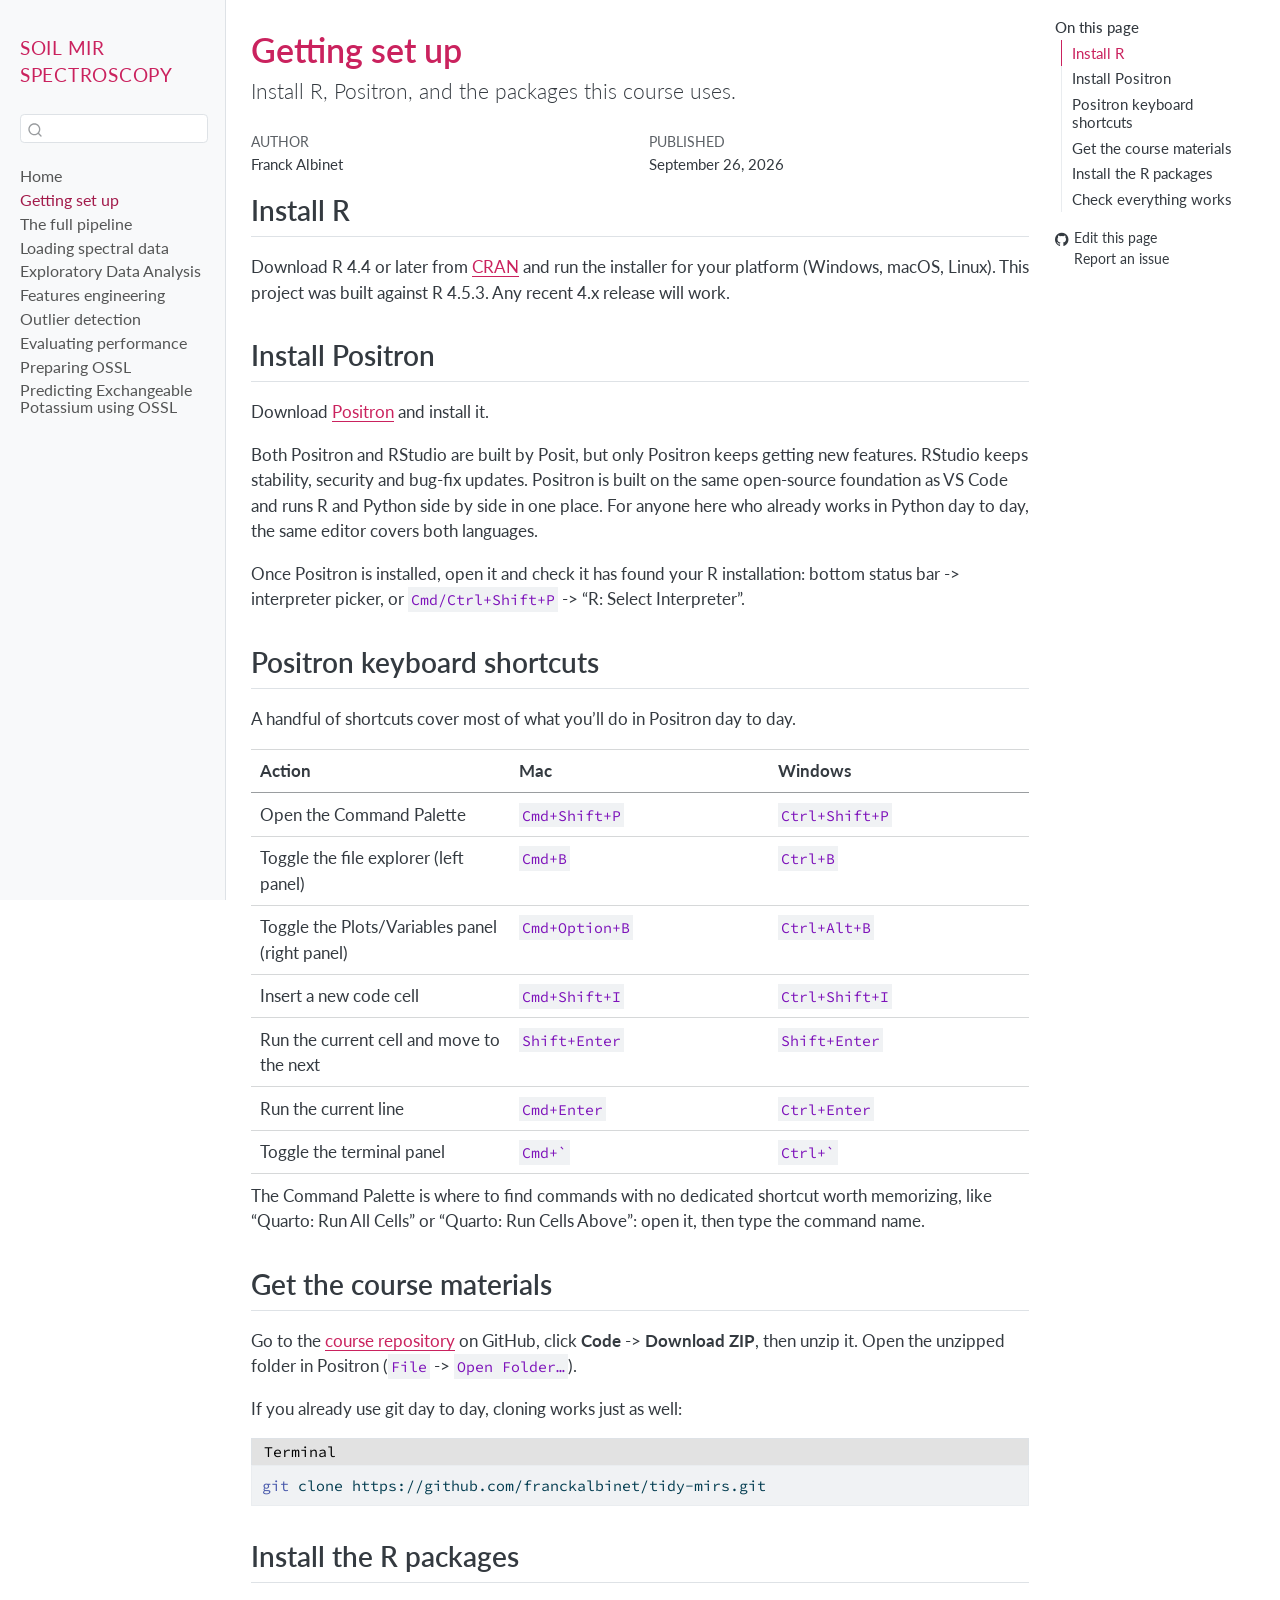
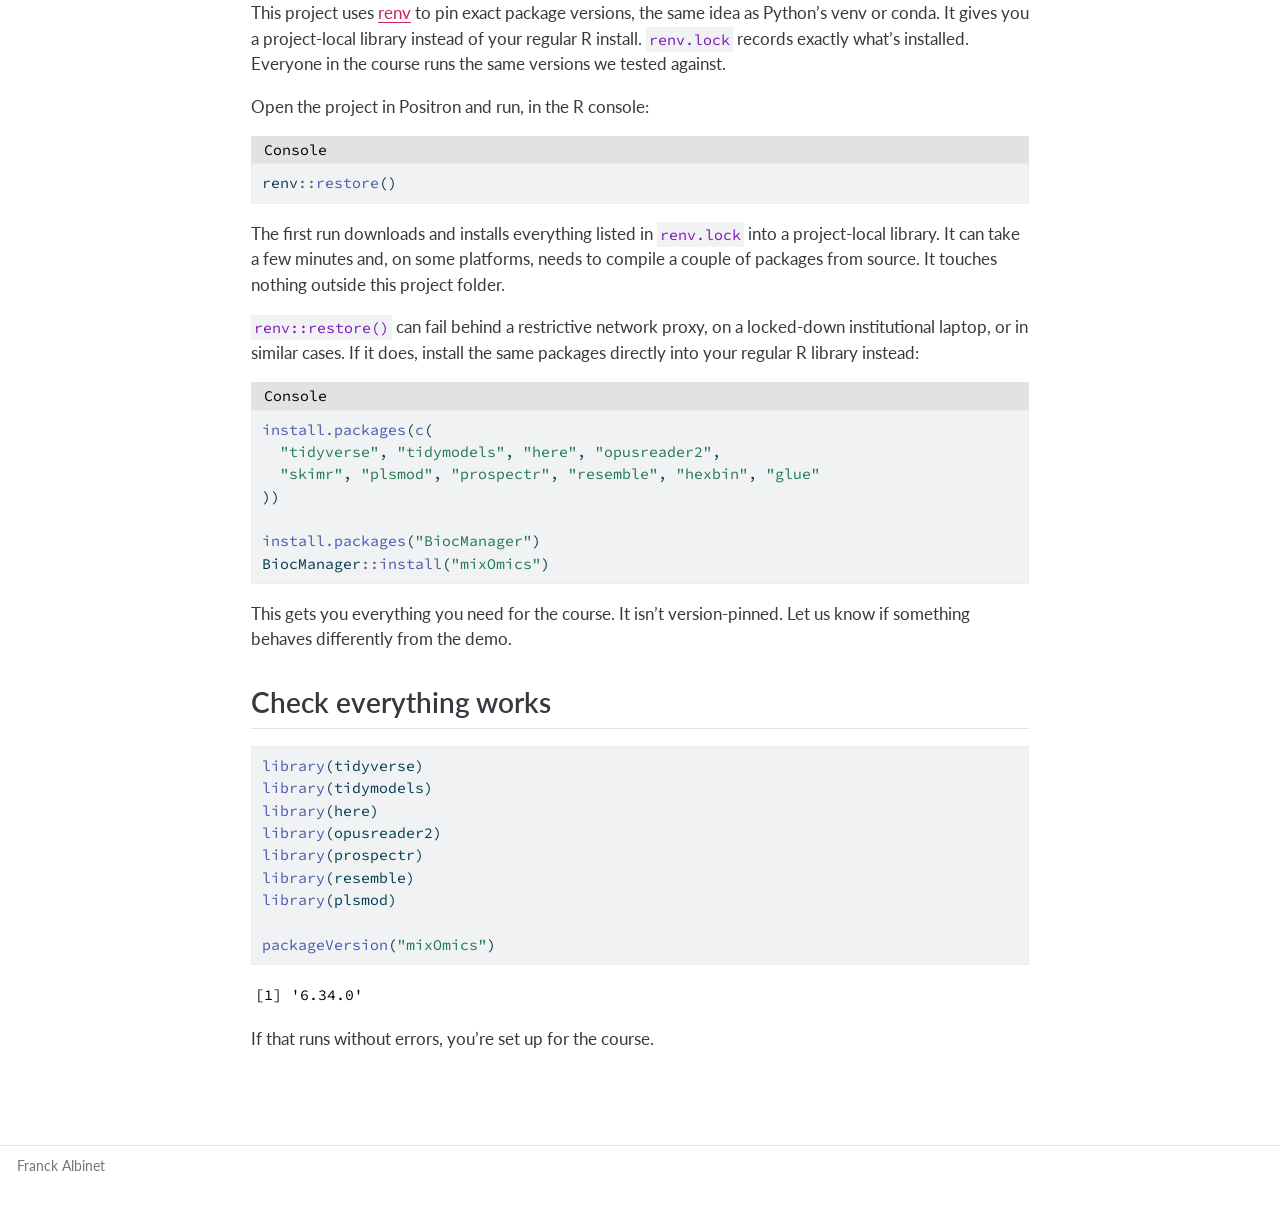
<file: 0-gettting-setup.html>
<!DOCTYPE html>
<html xmlns="http://www.w3.org/1999/xhtml" lang="en" xml:lang="en"><head>

<meta charset="utf-8">
<meta name="generator" content="quarto-1.9.37">

<meta name="viewport" content="width=device-width, initial-scale=1.0, user-scalable=yes">

<meta name="author" content="Franck Albinet">
<meta name="dcterms.date" content="2026-09-26">

<title>Getting set up – Soil mid-infrared spectroscopy with tidymodels</title>
<style>
/* Default styles provided by pandoc.
** See https://pandoc.org/MANUAL.html#variables-for-html for config info.
*/
code{white-space: pre-wrap;}
span.smallcaps{font-variant: small-caps;}
div.columns{display: flex; gap: min(4vw, 1.5em);}
div.column{flex: auto; overflow-x: auto;}
div.hanging-indent{margin-left: 1.5em; text-indent: -1.5em;}
ul.task-list{list-style: none;}
ul.task-list li input[type="checkbox"] {
  width: 0.8em;
  margin: 0 0.8em 0.2em -1em; /* quarto-specific, see https://github.com/quarto-dev/quarto-cli/issues/4556 */ 
  vertical-align: middle;
}
/* CSS for syntax highlighting */
html { -webkit-text-size-adjust: 100%; }
pre > code.sourceCode { white-space: pre; position: relative; }
pre > code.sourceCode > span { display: inline-block; line-height: 1.25; }
pre > code.sourceCode > span:empty { height: 1.2em; }
.sourceCode { overflow: visible; }
code.sourceCode > span { color: inherit; text-decoration: inherit; }
div.sourceCode { margin: 1em 0; }
pre.sourceCode { margin: 0; }
@media screen {
div.sourceCode { overflow: auto; }
}
@media print {
pre > code.sourceCode { white-space: pre-wrap; }
pre > code.sourceCode > span { text-indent: -5em; padding-left: 5em; }
}
pre.numberSource code
  { counter-reset: source-line 0; }
pre.numberSource code > span
  { position: relative; left: -4em; counter-increment: source-line; }
pre.numberSource code > span > a:first-child::before
  { content: counter(source-line);
    position: relative; left: -1em; text-align: right; vertical-align: baseline;
    border: none; display: inline-block;
    -webkit-touch-callout: none; -webkit-user-select: none;
    -khtml-user-select: none; -moz-user-select: none;
    -ms-user-select: none; user-select: none;
    padding: 0 4px; width: 4em;
  }
pre.numberSource { margin-left: 3em;  padding-left: 4px; }
div.sourceCode
  {   }
@media screen {
pre > code.sourceCode > span > a:first-child::before { text-decoration: underline; }
}
</style>


<script src="site_libs/quarto-nav/quarto-nav.js"></script>
<script src="site_libs/quarto-nav/headroom.min.js"></script>
<script src="site_libs/clipboard/clipboard.min.js"></script>
<script src="site_libs/quarto-search/autocomplete.umd.js"></script>
<script src="site_libs/quarto-search/fuse.min.js"></script>
<script src="site_libs/quarto-search/quarto-search.js"></script>
<meta name="quarto:offset" content="./">
<script src="site_libs/quarto-html/quarto.js" type="module"></script>
<script src="site_libs/quarto-html/tabsets/tabsets.js" type="module"></script>
<script src="site_libs/quarto-html/popper.min.js"></script>
<script src="site_libs/quarto-html/tippy.umd.min.js"></script>
<script src="site_libs/quarto-html/anchor.min.js"></script>
<link href="site_libs/quarto-html/tippy.css" rel="stylesheet">
<link href="site_libs/quarto-html/quarto-syntax-highlighting-a9c94084e156453ce75ecc8ff7b2041c.css" rel="stylesheet" id="quarto-text-highlighting-styles">
<script src="site_libs/bootstrap/bootstrap.min.js"></script>
<link href="site_libs/bootstrap/bootstrap-icons.css" rel="stylesheet">
<link href="site_libs/bootstrap/bootstrap-f9d7f45405ba9184d9c115d708520f30.min.css" rel="stylesheet" append-hash="true" id="quarto-bootstrap" data-mode="light">
<script id="quarto-search-options" type="application/json">{
  "location": "sidebar",
  "copy-button": false,
  "collapse-after": 3,
  "panel-placement": "start",
  "type": "textbox",
  "limit": 50,
  "keyboard-shortcut": [
    "f",
    "/",
    "s"
  ],
  "show-item-context": false,
  "language": {
    "search-no-results-text": "No results",
    "search-matching-documents-text": "matching documents",
    "search-copy-link-title": "Copy link to search",
    "search-hide-matches-text": "Hide additional matches",
    "search-more-match-text": "more match in this document",
    "search-more-matches-text": "more matches in this document",
    "search-clear-button-title": "Clear",
    "search-text-placeholder": "",
    "search-detached-cancel-button-title": "Cancel",
    "search-submit-button-title": "Submit",
    "search-label": "Search"
  }
}</script>
<link rel="preconnect" href="https://fonts.googleapis.com">
<link rel="preconnect" href="https://fonts.gstatic.com" crossorigin="">
<link href="https://fonts.googleapis.com/css2?family=Lato:ital,wght@0,300;0,400;0,700;0,900;1,400&amp;family=Source+Code+Pro&amp;display=swap" rel="stylesheet">


</head>

<body class="nav-sidebar docked quarto-light">

<div id="quarto-search-results"></div>
  <header id="quarto-header" class="headroom fixed-top">
  <nav class="quarto-secondary-nav">
    <div class="container-fluid d-flex">
      <button type="button" class="quarto-btn-toggle btn" data-bs-toggle="collapse" role="button" data-bs-target=".quarto-sidebar-collapse-item" aria-controls="quarto-sidebar" aria-expanded="false" aria-label="Toggle sidebar navigation" onclick="if (window.quartoToggleHeadroom) { window.quartoToggleHeadroom(); }">
        <i class="bi bi-layout-text-sidebar-reverse"></i>
      </button>
        <nav class="quarto-page-breadcrumbs" aria-label="breadcrumb"><ol class="breadcrumb"><li class="breadcrumb-item"><a href="./0-gettting-setup.html">Getting set up</a></li></ol></nav>
        <a class="flex-grow-1" role="navigation" data-bs-toggle="collapse" data-bs-target=".quarto-sidebar-collapse-item" aria-controls="quarto-sidebar" aria-expanded="false" aria-label="Toggle sidebar navigation" onclick="if (window.quartoToggleHeadroom) { window.quartoToggleHeadroom(); }">      
        </a>
      <button type="button" class="btn quarto-search-button" aria-label="Search" onclick="window.quartoOpenSearch();">
        <i class="bi bi-search"></i>
      </button>
    </div>
  </nav>
</header>
<!-- content -->
<div id="quarto-content" class="quarto-container page-columns page-rows-contents page-layout-article">
<!-- sidebar -->
  <nav id="quarto-sidebar" class="sidebar collapse collapse-horizontal quarto-sidebar-collapse-item sidebar-navigation docked overflow-auto">
    <div class="pt-lg-2 mt-2 text-left sidebar-header">
    <div class="sidebar-title mb-0 py-0">
      <a href="./">SOIl MIR SPECTROSCOPY</a> 
    </div>
      </div>
        <div class="mt-2 flex-shrink-0 align-items-center">
        <div class="sidebar-search">
        <div id="quarto-search" class="" title="Search"></div>
        </div>
        </div>
    <div class="sidebar-menu-container"> 
    <ul class="list-unstyled mt-1">
        <li class="sidebar-item">
  <div class="sidebar-item-container"> 
  <a href="./index.html" class="sidebar-item-text sidebar-link">
 <span class="menu-text">Home</span></a>
  </div>
</li>
        <li class="sidebar-item">
  <div class="sidebar-item-container"> 
  <a href="./0-gettting-setup.html" class="sidebar-item-text sidebar-link active">
 <span class="menu-text">Getting set up</span></a>
  </div>
</li>
        <li class="sidebar-item">
  <div class="sidebar-item-container"> 
  <a href="./1-full-pipeline.html" class="sidebar-item-text sidebar-link">
 <span class="menu-text">The full pipeline</span></a>
  </div>
</li>
        <li class="sidebar-item">
  <div class="sidebar-item-container"> 
  <a href="./2-loading-data.html" class="sidebar-item-text sidebar-link">
 <span class="menu-text">Loading spectral data</span></a>
  </div>
</li>
        <li class="sidebar-item">
  <div class="sidebar-item-container"> 
  <a href="./3-eda.html" class="sidebar-item-text sidebar-link">
 <span class="menu-text">Exploratory Data Analysis</span></a>
  </div>
</li>
        <li class="sidebar-item">
  <div class="sidebar-item-container"> 
  <a href="./4-feature-engineering.html" class="sidebar-item-text sidebar-link">
 <span class="menu-text">Features engineering</span></a>
  </div>
</li>
        <li class="sidebar-item">
  <div class="sidebar-item-container"> 
  <a href="./5-outlier-detection.html" class="sidebar-item-text sidebar-link">
 <span class="menu-text">Outlier detection</span></a>
  </div>
</li>
        <li class="sidebar-item">
  <div class="sidebar-item-container"> 
  <a href="./6-evaluating-performance.html" class="sidebar-item-text sidebar-link">
 <span class="menu-text">Evaluating performance</span></a>
  </div>
</li>
        <li class="sidebar-item">
  <div class="sidebar-item-container"> 
  <a href="./7-preparing-ossl.html" class="sidebar-item-text sidebar-link">
 <span class="menu-text">Preparing OSSL</span></a>
  </div>
</li>
        <li class="sidebar-item">
  <div class="sidebar-item-container"> 
  <a href="./8-kex-ossl-pipeline.html" class="sidebar-item-text sidebar-link">
 <span class="menu-text">Predicting Exchangeable Potassium using OSSL</span></a>
  </div>
</li>
    </ul>
    </div>
</nav>
<div id="quarto-sidebar-glass" class="quarto-sidebar-collapse-item" data-bs-toggle="collapse" data-bs-target=".quarto-sidebar-collapse-item"></div>
<!-- margin-sidebar -->
    <div id="quarto-margin-sidebar" class="sidebar margin-sidebar">
        <nav id="TOC" role="doc-toc" class="toc-active">
    <h2 id="toc-title">On this page</h2>
   
  <ul>
  <li><a href="#install-r" id="toc-install-r" class="nav-link active" data-scroll-target="#install-r">Install R</a></li>
  <li><a href="#install-positron" id="toc-install-positron" class="nav-link" data-scroll-target="#install-positron">Install Positron</a></li>
  <li><a href="#positron-keyboard-shortcuts" id="toc-positron-keyboard-shortcuts" class="nav-link" data-scroll-target="#positron-keyboard-shortcuts">Positron keyboard shortcuts</a></li>
  <li><a href="#get-the-course-materials" id="toc-get-the-course-materials" class="nav-link" data-scroll-target="#get-the-course-materials">Get the course materials</a></li>
  <li><a href="#install-the-r-packages" id="toc-install-the-r-packages" class="nav-link" data-scroll-target="#install-the-r-packages">Install the R packages</a></li>
  <li><a href="#check-everything-works" id="toc-check-everything-works" class="nav-link" data-scroll-target="#check-everything-works">Check everything works</a></li>
  </ul>
<div class="toc-actions"><ul><li><a href="https://github.com/franckalbinet/tidy-mirs/edit/main/0-gettting-setup.qmd" class="toc-action"><i class="bi bi-github"></i>Edit this page</a></li><li><a href="https://github.com/franckalbinet/tidy-mirs/issues/new" class="toc-action"><i class="bi empty"></i>Report an issue</a></li></ul></div></nav>
    </div>
<!-- main -->
<main class="content" id="quarto-document-content">

<header id="title-block-header" class="quarto-title-block default">
<div class="quarto-title">
<h1 class="title">Getting set up</h1>
<p class="subtitle lead">Install R, Positron, and the packages this course uses.</p>
</div>



<div class="quarto-title-meta">

    <div>
    <div class="quarto-title-meta-heading">Author</div>
    <div class="quarto-title-meta-contents">
             <p>Franck Albinet </p>
          </div>
  </div>
    
    <div>
    <div class="quarto-title-meta-heading">Published</div>
    <div class="quarto-title-meta-contents">
      <p class="date">September 26, 2026</p>
    </div>
  </div>
  
    
  </div>
  


</header>


<section id="install-r" class="level2">
<h2 class="anchored" data-anchor-id="install-r">Install R</h2>
<p>Download R 4.4 or later from <a href="https://cloud.r-project.org">CRAN</a> and run the installer for your platform (Windows, macOS, Linux). This project was built against R 4.5.3. Any recent 4.x release will work.</p>
</section>
<section id="install-positron" class="level2">
<h2 class="anchored" data-anchor-id="install-positron">Install Positron</h2>
<p>Download <a href="https://positron.posit.co">Positron</a> and install it.</p>
<p>Both Positron and RStudio are built by Posit, but only Positron keeps getting new features. RStudio keeps stability, security and bug-fix updates. Positron is built on the same open-source foundation as VS Code and runs R and Python side by side in one place. For anyone here who already works in Python day to day, the same editor covers both languages.</p>
<p>Once Positron is installed, open it and check it has found your R installation: bottom status bar -&gt; interpreter picker, or <code>Cmd/Ctrl+Shift+P</code> -&gt; “R: Select Interpreter”.</p>
</section>
<section id="positron-keyboard-shortcuts" class="level2">
<h2 class="anchored" data-anchor-id="positron-keyboard-shortcuts">Positron keyboard shortcuts</h2>
<p>A handful of shortcuts cover most of what you’ll do in Positron day to day.</p>
<table class="caption-top table">
<colgroup>
<col style="width: 33%">
<col style="width: 33%">
<col style="width: 33%">
</colgroup>
<thead>
<tr class="header">
<th>Action</th>
<th>Mac</th>
<th>Windows</th>
</tr>
</thead>
<tbody>
<tr class="odd">
<td>Open the Command Palette</td>
<td><code>Cmd+Shift+P</code></td>
<td><code>Ctrl+Shift+P</code></td>
</tr>
<tr class="even">
<td>Toggle the file explorer (left panel)</td>
<td><code>Cmd+B</code></td>
<td><code>Ctrl+B</code></td>
</tr>
<tr class="odd">
<td>Toggle the Plots/Variables panel (right panel)</td>
<td><code>Cmd+Option+B</code></td>
<td><code>Ctrl+Alt+B</code></td>
</tr>
<tr class="even">
<td>Insert a new code cell</td>
<td><code>Cmd+Shift+I</code></td>
<td><code>Ctrl+Shift+I</code></td>
</tr>
<tr class="odd">
<td>Run the current cell and move to the next</td>
<td><code>Shift+Enter</code></td>
<td><code>Shift+Enter</code></td>
</tr>
<tr class="even">
<td>Run the current line</td>
<td><code>Cmd+Enter</code></td>
<td><code>Ctrl+Enter</code></td>
</tr>
<tr class="odd">
<td>Toggle the terminal panel</td>
<td><code>Cmd+`</code></td>
<td><code>Ctrl+`</code></td>
</tr>
</tbody>
</table>
<p>The Command Palette is where to find commands with no dedicated shortcut worth memorizing, like “Quarto: Run All Cells” or “Quarto: Run Cells Above”: open it, then type the command name.</p>
</section>
<section id="get-the-course-materials" class="level2">
<h2 class="anchored" data-anchor-id="get-the-course-materials">Get the course materials</h2>
<p>Go to the <a href="https://github.com/franckalbinet/tidy-mirs">course repository</a> on GitHub, click <strong>Code</strong> -&gt; <strong>Download ZIP</strong>, then unzip it. Open the unzipped folder in Positron (<code>File</code> -&gt; <code>Open Folder…</code>).</p>
<p>If you already use git day to day, cloning works just as well:</p>
<div class="code-with-filename">
<div class="code-with-filename-file">
<pre><strong>Terminal</strong></pre>
</div>
<div class="code-copy-outer-scaffold"><div class="sourceCode" id="cb1" data-filename="Terminal"><pre class="sourceCode bash code-with-copy"><code class="sourceCode bash"><span id="cb1-1"><a href="#cb1-1" aria-hidden="true" tabindex="-1"></a><span class="fu">git</span> clone https://github.com/franckalbinet/tidy-mirs.git</span></code></pre></div><button title="Copy to Clipboard" class="code-copy-button"><i class="bi"></i></button></div>
</div>
</section>
<section id="install-the-r-packages" class="level2">
<h2 class="anchored" data-anchor-id="install-the-r-packages">Install the R packages</h2>
<p>This project uses <a href="https://rstudio.github.io/renv/">renv</a> to pin exact package versions, the same idea as Python’s venv or conda. It gives you a project-local library instead of your regular R install. <code>renv.lock</code> records exactly what’s installed. Everyone in the course runs the same versions we tested against.</p>
<p>Open the project in Positron and run, in the R console:</p>
<div class="code-with-filename">
<div class="code-with-filename-file">
<pre><strong>Console</strong></pre>
</div>
<div class="code-copy-outer-scaffold"><div class="sourceCode" id="cb2" data-filename="Console"><pre class="sourceCode r code-with-copy"><code class="sourceCode r"><span id="cb2-1"><a href="#cb2-1" aria-hidden="true" tabindex="-1"></a>renv<span class="sc">::</span><span class="fu">restore</span>()</span></code></pre></div><button title="Copy to Clipboard" class="code-copy-button"><i class="bi"></i></button></div>
</div>
<p>The first run downloads and installs everything listed in <code>renv.lock</code> into a project-local library. It can take a few minutes and, on some platforms, needs to compile a couple of packages from source. It touches nothing outside this project folder.</p>
<p><code>renv::restore()</code> can fail behind a restrictive network proxy, on a locked-down institutional laptop, or in similar cases. If it does, install the same packages directly into your regular R library instead:</p>
<div class="code-with-filename">
<div class="code-with-filename-file">
<pre><strong>Console</strong></pre>
</div>
<div class="code-copy-outer-scaffold"><div class="sourceCode" id="cb3" data-filename="Console"><pre class="sourceCode r code-with-copy"><code class="sourceCode r"><span id="cb3-1"><a href="#cb3-1" aria-hidden="true" tabindex="-1"></a><span class="fu">install.packages</span>(<span class="fu">c</span>(</span>
<span id="cb3-2"><a href="#cb3-2" aria-hidden="true" tabindex="-1"></a>  <span class="st">"tidyverse"</span>, <span class="st">"tidymodels"</span>, <span class="st">"here"</span>, <span class="st">"opusreader2"</span>,</span>
<span id="cb3-3"><a href="#cb3-3" aria-hidden="true" tabindex="-1"></a>  <span class="st">"skimr"</span>, <span class="st">"plsmod"</span>, <span class="st">"prospectr"</span>, <span class="st">"resemble"</span>, <span class="st">"hexbin"</span>, <span class="st">"glue"</span></span>
<span id="cb3-4"><a href="#cb3-4" aria-hidden="true" tabindex="-1"></a>))</span>
<span id="cb3-5"><a href="#cb3-5" aria-hidden="true" tabindex="-1"></a></span>
<span id="cb3-6"><a href="#cb3-6" aria-hidden="true" tabindex="-1"></a><span class="fu">install.packages</span>(<span class="st">"BiocManager"</span>)</span>
<span id="cb3-7"><a href="#cb3-7" aria-hidden="true" tabindex="-1"></a>BiocManager<span class="sc">::</span><span class="fu">install</span>(<span class="st">"mixOmics"</span>)</span></code></pre></div><button title="Copy to Clipboard" class="code-copy-button"><i class="bi"></i></button></div>
</div>
<p>This gets you everything you need for the course. It isn’t version-pinned. Let us know if something behaves differently from the demo.</p>
</section>
<section id="check-everything-works" class="level2">
<h2 class="anchored" data-anchor-id="check-everything-works">Check everything works</h2>
<div class="cell" data-layout-align="center">
<div class="code-copy-outer-scaffold"><div class="sourceCode cell-code" id="cb4"><pre class="sourceCode r code-with-copy"><code class="sourceCode r"><span id="cb4-1"><a href="#cb4-1" aria-hidden="true" tabindex="-1"></a><span class="fu">library</span>(tidyverse)</span>
<span id="cb4-2"><a href="#cb4-2" aria-hidden="true" tabindex="-1"></a><span class="fu">library</span>(tidymodels)</span>
<span id="cb4-3"><a href="#cb4-3" aria-hidden="true" tabindex="-1"></a><span class="fu">library</span>(here)</span>
<span id="cb4-4"><a href="#cb4-4" aria-hidden="true" tabindex="-1"></a><span class="fu">library</span>(opusreader2)</span>
<span id="cb4-5"><a href="#cb4-5" aria-hidden="true" tabindex="-1"></a><span class="fu">library</span>(prospectr)</span>
<span id="cb4-6"><a href="#cb4-6" aria-hidden="true" tabindex="-1"></a><span class="fu">library</span>(resemble)</span>
<span id="cb4-7"><a href="#cb4-7" aria-hidden="true" tabindex="-1"></a><span class="fu">library</span>(plsmod)</span>
<span id="cb4-8"><a href="#cb4-8" aria-hidden="true" tabindex="-1"></a></span>
<span id="cb4-9"><a href="#cb4-9" aria-hidden="true" tabindex="-1"></a><span class="fu">packageVersion</span>(<span class="st">"mixOmics"</span>)</span></code></pre></div><button title="Copy to Clipboard" class="code-copy-button"><i class="bi"></i></button></div>
<div class="cell-output cell-output-stdout">
<pre><code>[1] '6.34.0'</code></pre>
</div>
</div>
<p>If that runs without errors, you’re set up for the course.</p>


</section>

</main> <!-- /main -->
<script id="quarto-html-after-body" type="application/javascript">
  window.document.addEventListener("DOMContentLoaded", function (event) {
    const icon = "";
    const anchorJS = new window.AnchorJS();
    anchorJS.options = {
      placement: 'right',
      icon: icon
    };
    anchorJS.add('.anchored');
    const isCodeAnnotation = (el) => {
      for (const clz of el.classList) {
        if (clz.startsWith('code-annotation-')) {                     
          return true;
        }
      }
      return false;
    }
    const onCopySuccess = function(e) {
      // button target
      const button = e.trigger;
      // don't keep focus
      button.blur();
      // flash "checked"
      button.classList.add('code-copy-button-checked');
      var currentTitle = button.getAttribute("title");
      button.setAttribute("title", "Copied!");
      let tooltip;
      if (window.bootstrap) {
        button.setAttribute("data-bs-toggle", "tooltip");
        button.setAttribute("data-bs-placement", "left");
        button.setAttribute("data-bs-title", "Copied!");
        tooltip = new bootstrap.Tooltip(button, 
          { trigger: "manual", 
            customClass: "code-copy-button-tooltip",
            offset: [0, -8]});
        tooltip.show();    
      }
      setTimeout(function() {
        if (tooltip) {
          tooltip.hide();
          button.removeAttribute("data-bs-title");
          button.removeAttribute("data-bs-toggle");
          button.removeAttribute("data-bs-placement");
        }
        button.setAttribute("title", currentTitle);
        button.classList.remove('code-copy-button-checked');
      }, 1000);
      // clear code selection
      e.clearSelection();
    }
    const getTextToCopy = function(trigger) {
      const outerScaffold = trigger.parentElement.cloneNode(true);
      const codeEl = outerScaffold.querySelector('code');
      for (const childEl of codeEl.children) {
        if (isCodeAnnotation(childEl)) {
          childEl.remove();
        }
      }
      return codeEl.innerText;
    }
    const clipboard = new window.ClipboardJS('.code-copy-button:not([data-in-quarto-modal])', {
      text: getTextToCopy
    });
    clipboard.on('success', onCopySuccess);
    if (window.document.getElementById('quarto-embedded-source-code-modal')) {
      const clipboardModal = new window.ClipboardJS('.code-copy-button[data-in-quarto-modal]', {
        text: getTextToCopy,
        container: window.document.getElementById('quarto-embedded-source-code-modal')
      });
      clipboardModal.on('success', onCopySuccess);
    }
      var localhostRegex = new RegExp(/^(?:http|https):\/\/localhost\:?[0-9]*\//);
      var mailtoRegex = new RegExp(/^mailto:/);
        var filterRegex = new RegExp("https:\/\/franckalbinet\.github\.io\/tidy-mirs\/");
      var isInternal = (href) => {
          return filterRegex.test(href) || localhostRegex.test(href) || mailtoRegex.test(href);
      }
      // Inspect non-navigation links and adorn them if external
     var links = window.document.querySelectorAll('a[href]:not(.nav-link):not(.navbar-brand):not(.toc-action):not(.sidebar-link):not(.sidebar-item-toggle):not(.pagination-link):not(.no-external):not([aria-hidden]):not(.dropdown-item):not(.quarto-navigation-tool):not(.about-link)');
      for (var i=0; i<links.length; i++) {
        const link = links[i];
        if (!isInternal(link.href)) {
          // undo the damage that might have been done by quarto-nav.js in the case of
          // links that we want to consider external
          if (link.dataset.originalHref !== undefined) {
            link.href = link.dataset.originalHref;
          }
        }
      }
    function tippyHover(el, contentFn, onTriggerFn, onUntriggerFn) {
      const config = {
        allowHTML: true,
        maxWidth: 500,
        delay: 100,
        arrow: false,
        appendTo: function(el) {
            return el.parentElement;
        },
        interactive: true,
        interactiveBorder: 10,
        theme: 'quarto',
        placement: 'bottom-start',
      };
      if (contentFn) {
        config.content = contentFn;
      }
      if (onTriggerFn) {
        config.onTrigger = onTriggerFn;
      }
      if (onUntriggerFn) {
        config.onUntrigger = onUntriggerFn;
      }
      window.tippy(el, config); 
    }
    const noterefs = window.document.querySelectorAll('a[role="doc-noteref"]');
    for (var i=0; i<noterefs.length; i++) {
      const ref = noterefs[i];
      tippyHover(ref, function() {
        // use id or data attribute instead here
        let href = ref.getAttribute('data-footnote-href') || ref.getAttribute('href');
        try { href = new URL(href).hash; } catch {}
        const id = href.replace(/^#\/?/, "");
        const note = window.document.getElementById(id);
        if (note) {
          return note.innerHTML;
        } else {
          return "";
        }
      });
    }
    const xrefs = window.document.querySelectorAll('a.quarto-xref');
    const processXRef = (id, note) => {
      // Strip column container classes
      const stripColumnClz = (el) => {
        el.classList.remove("page-full", "page-columns");
        if (el.children) {
          for (const child of el.children) {
            stripColumnClz(child);
          }
        }
      }
      stripColumnClz(note)
      if (id === null || id.startsWith('sec-')) {
        // Special case sections, only their first couple elements
        const container = document.createElement("div");
        if (note.children && note.children.length > 2) {
          container.appendChild(note.children[0].cloneNode(true));
          for (let i = 1; i < note.children.length; i++) {
            const child = note.children[i];
            if (child.tagName === "P" && child.innerText === "") {
              continue;
            } else {
              container.appendChild(child.cloneNode(true));
              break;
            }
          }
          if (window.Quarto?.typesetMath) {
            window.Quarto.typesetMath(container);
          }
          return container.innerHTML
        } else {
          if (window.Quarto?.typesetMath) {
            window.Quarto.typesetMath(note);
          }
          return note.innerHTML;
        }
      } else {
        // Remove any anchor links if they are present
        const anchorLink = note.querySelector('a.anchorjs-link');
        if (anchorLink) {
          anchorLink.remove();
        }
        if (window.Quarto?.typesetMath) {
          window.Quarto.typesetMath(note);
        }
        if (note.classList.contains("callout")) {
          return note.outerHTML;
        } else {
          return note.innerHTML;
        }
      }
    }
    for (var i=0; i<xrefs.length; i++) {
      const xref = xrefs[i];
      tippyHover(xref, undefined, function(instance) {
        instance.disable();
        let url = xref.getAttribute('href');
        let hash = undefined; 
        if (url.startsWith('#')) {
          hash = url;
        } else {
          try { hash = new URL(url).hash; } catch {}
        }
        if (hash) {
          const id = hash.replace(/^#\/?/, "");
          const note = window.document.getElementById(id);
          if (note !== null) {
            try {
              const html = processXRef(id, note.cloneNode(true));
              instance.setContent(html);
            } finally {
              instance.enable();
              instance.show();
            }
          } else {
            // See if we can fetch this
            fetch(url.split('#')[0])
            .then(res => res.text())
            .then(html => {
              const parser = new DOMParser();
              const htmlDoc = parser.parseFromString(html, "text/html");
              const note = htmlDoc.getElementById(id);
              if (note !== null) {
                const html = processXRef(id, note);
                instance.setContent(html);
              } 
            }).finally(() => {
              instance.enable();
              instance.show();
            });
          }
        } else {
          // See if we can fetch a full url (with no hash to target)
          // This is a special case and we should probably do some content thinning / targeting
          fetch(url)
          .then(res => res.text())
          .then(html => {
            const parser = new DOMParser();
            const htmlDoc = parser.parseFromString(html, "text/html");
            const note = htmlDoc.querySelector('main.content');
            if (note !== null) {
              // This should only happen for chapter cross references
              // (since there is no id in the URL)
              // remove the first header
              if (note.children.length > 0 && note.children[0].tagName === "HEADER") {
                note.children[0].remove();
              }
              const html = processXRef(null, note);
              instance.setContent(html);
            } 
          }).finally(() => {
            instance.enable();
            instance.show();
          });
        }
      }, function(instance) {
      });
    }
        let selectedAnnoteEl;
        const selectorForAnnotation = ( cell, annotation) => {
          let cellAttr = 'data-code-cell="' + cell + '"';
          let lineAttr = 'data-code-annotation="' +  annotation + '"';
          const selector = 'span[' + cellAttr + '][' + lineAttr + ']';
          return selector;
        }
        const selectCodeLines = (annoteEl) => {
          const doc = window.document;
          const targetCell = annoteEl.getAttribute("data-target-cell");
          const targetAnnotation = annoteEl.getAttribute("data-target-annotation");
          const annoteSpan = window.document.querySelector(selectorForAnnotation(targetCell, targetAnnotation));
          const lines = annoteSpan.getAttribute("data-code-lines").split(",");
          const lineIds = lines.map((line) => {
            return targetCell + "-" + line;
          })
          let top = null;
          let height = null;
          let parent = null;
          if (lineIds.length > 0) {
              //compute the position of the single el (top and bottom and make a div)
              const el = window.document.getElementById(lineIds[0]);
              top = el.offsetTop;
              height = el.offsetHeight;
              parent = el.parentElement.parentElement;
            if (lineIds.length > 1) {
              const lastEl = window.document.getElementById(lineIds[lineIds.length - 1]);
              const bottom = lastEl.offsetTop + lastEl.offsetHeight;
              height = bottom - top;
            }
            if (top !== null && height !== null && parent !== null) {
              // cook up a div (if necessary) and position it 
              let div = window.document.getElementById("code-annotation-line-highlight");
              if (div === null) {
                div = window.document.createElement("div");
                div.setAttribute("id", "code-annotation-line-highlight");
                div.style.position = 'absolute';
                parent.appendChild(div);
              }
              div.style.top = top - 2 + "px";
              div.style.height = height + 4 + "px";
              div.style.left = 0;
              let gutterDiv = window.document.getElementById("code-annotation-line-highlight-gutter");
              if (gutterDiv === null) {
                gutterDiv = window.document.createElement("div");
                gutterDiv.setAttribute("id", "code-annotation-line-highlight-gutter");
                gutterDiv.style.position = 'absolute';
                const codeCell = window.document.getElementById(targetCell);
                const gutter = codeCell.querySelector('.code-annotation-gutter');
                gutter.appendChild(gutterDiv);
              }
              gutterDiv.style.top = top - 2 + "px";
              gutterDiv.style.height = height + 4 + "px";
            }
            selectedAnnoteEl = annoteEl;
          }
        };
        const unselectCodeLines = () => {
          const elementsIds = ["code-annotation-line-highlight", "code-annotation-line-highlight-gutter"];
          elementsIds.forEach((elId) => {
            const div = window.document.getElementById(elId);
            if (div) {
              div.remove();
            }
          });
          selectedAnnoteEl = undefined;
        };
          // Handle positioning of the toggle
      window.addEventListener(
        "resize",
        throttle(() => {
          elRect = undefined;
          if (selectedAnnoteEl) {
            selectCodeLines(selectedAnnoteEl);
          }
        }, 10)
      );
      function throttle(fn, ms) {
      let throttle = false;
      let timer;
        return (...args) => {
          if(!throttle) { // first call gets through
              fn.apply(this, args);
              throttle = true;
          } else { // all the others get throttled
              if(timer) clearTimeout(timer); // cancel #2
              timer = setTimeout(() => {
                fn.apply(this, args);
                timer = throttle = false;
              }, ms);
          }
        };
      }
        // Attach click handler to the DT
        const annoteDls = window.document.querySelectorAll('dt[data-target-cell]');
        for (const annoteDlNode of annoteDls) {
          annoteDlNode.addEventListener('click', (event) => {
            const clickedEl = event.target;
            if (clickedEl !== selectedAnnoteEl) {
              unselectCodeLines();
              const activeEl = window.document.querySelector('dt[data-target-cell].code-annotation-active');
              if (activeEl) {
                activeEl.classList.remove('code-annotation-active');
              }
              selectCodeLines(clickedEl);
              clickedEl.classList.add('code-annotation-active');
            } else {
              // Unselect the line
              unselectCodeLines();
              clickedEl.classList.remove('code-annotation-active');
            }
          });
        }
    const findCites = (el) => {
      const parentEl = el.parentElement;
      if (parentEl) {
        const cites = parentEl.dataset.cites;
        if (cites) {
          return {
            el,
            cites: cites.split(' ')
          };
        } else {
          return findCites(el.parentElement)
        }
      } else {
        return undefined;
      }
    };
    var bibliorefs = window.document.querySelectorAll('a[role="doc-biblioref"]');
    for (var i=0; i<bibliorefs.length; i++) {
      const ref = bibliorefs[i];
      const citeInfo = findCites(ref);
      if (citeInfo) {
        tippyHover(citeInfo.el, function() {
          var popup = window.document.createElement('div');
          citeInfo.cites.forEach(function(cite) {
            var citeDiv = window.document.createElement('div');
            citeDiv.classList.add('hanging-indent');
            citeDiv.classList.add('csl-entry');
            var biblioDiv = window.document.getElementById('ref-' + cite);
            if (biblioDiv) {
              citeDiv.innerHTML = biblioDiv.innerHTML;
            }
            popup.appendChild(citeDiv);
          });
          return popup.innerHTML;
        });
      }
    }
  });
  </script>
</div> <!-- /content -->
<footer class="footer">
  <div class="nav-footer">
    <div class="nav-footer-left">
<p>Franck Albinet</p>
</div>   
    <div class="nav-footer-center">
      &nbsp;
    <div class="toc-actions d-sm-block d-md-none"><ul><li><a href="https://github.com/franckalbinet/tidy-mirs/edit/main/0-gettting-setup.qmd" class="toc-action"><i class="bi bi-github"></i>Edit this page</a></li><li><a href="https://github.com/franckalbinet/tidy-mirs/issues/new" class="toc-action"><i class="bi empty"></i>Report an issue</a></li></ul></div></div>
    <div class="nav-footer-right">
      &nbsp;
    </div>
  </div>
</footer>




</body></html>
</file>
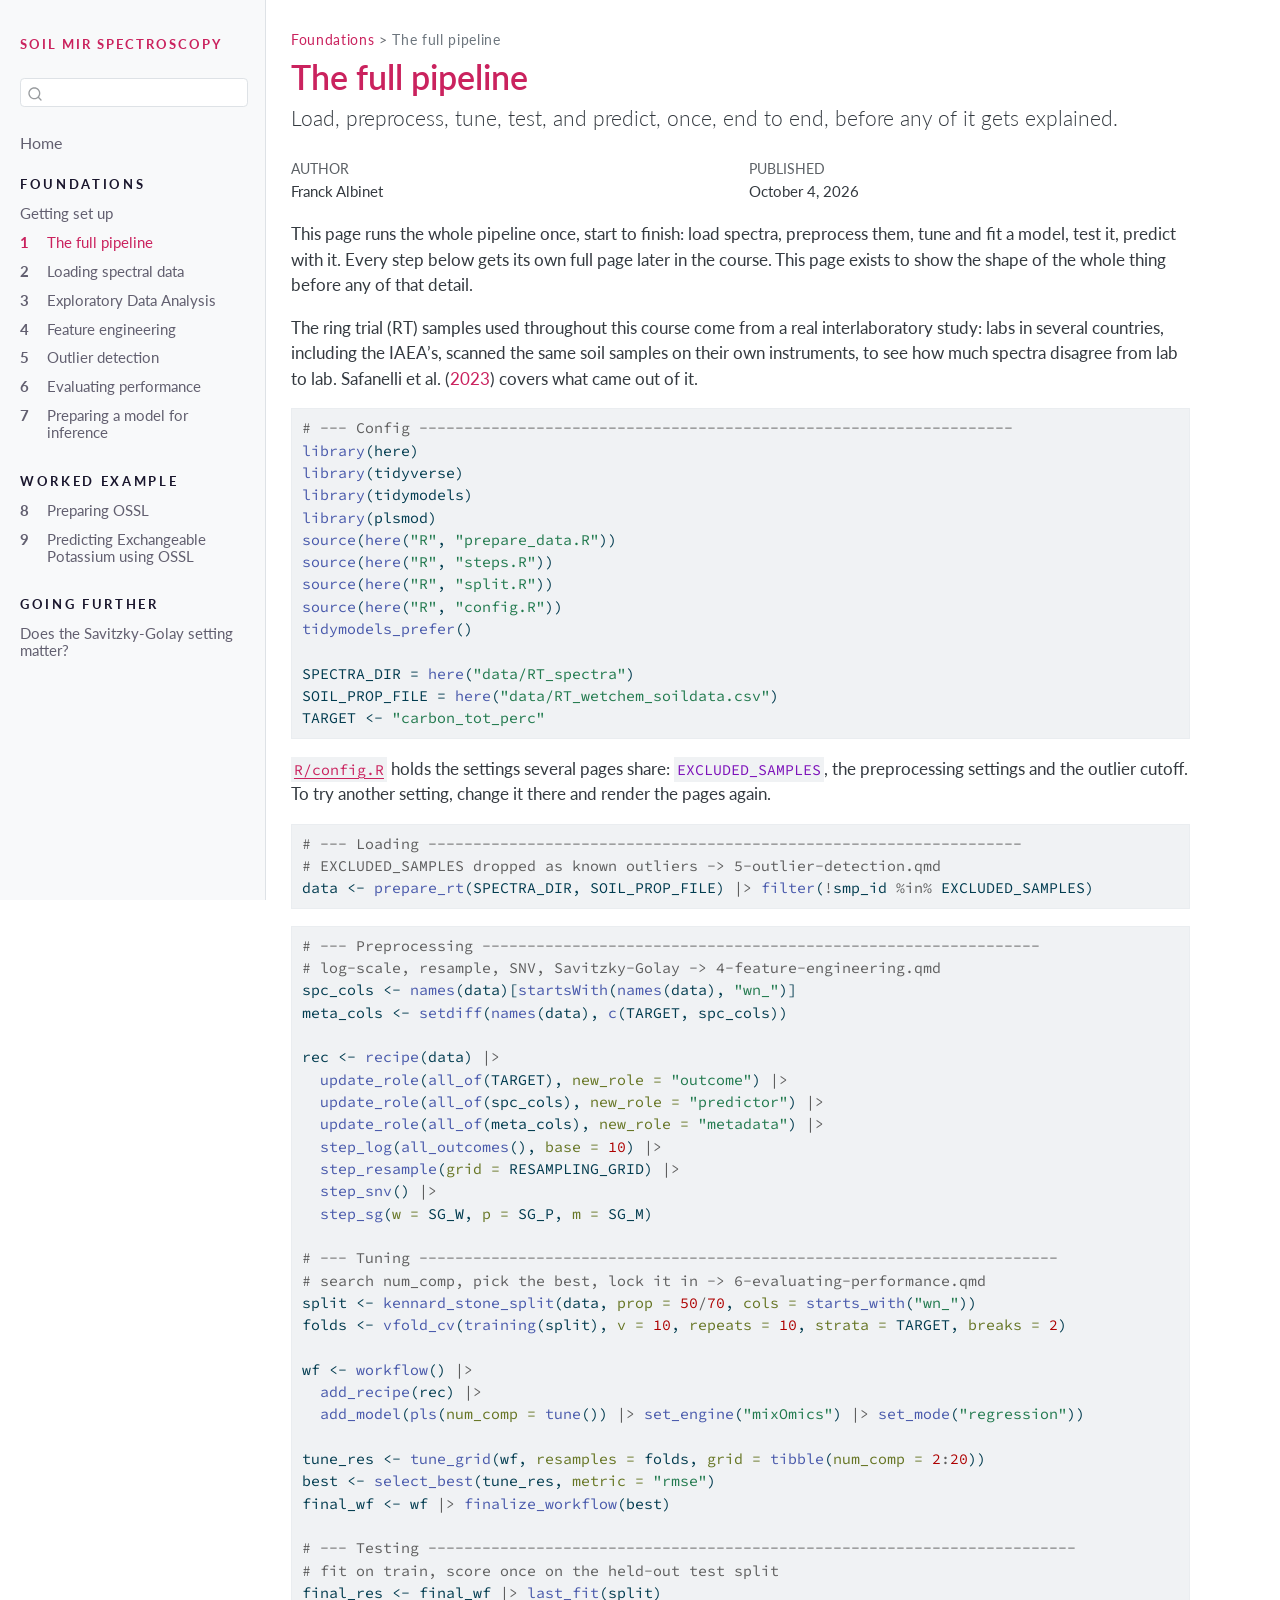
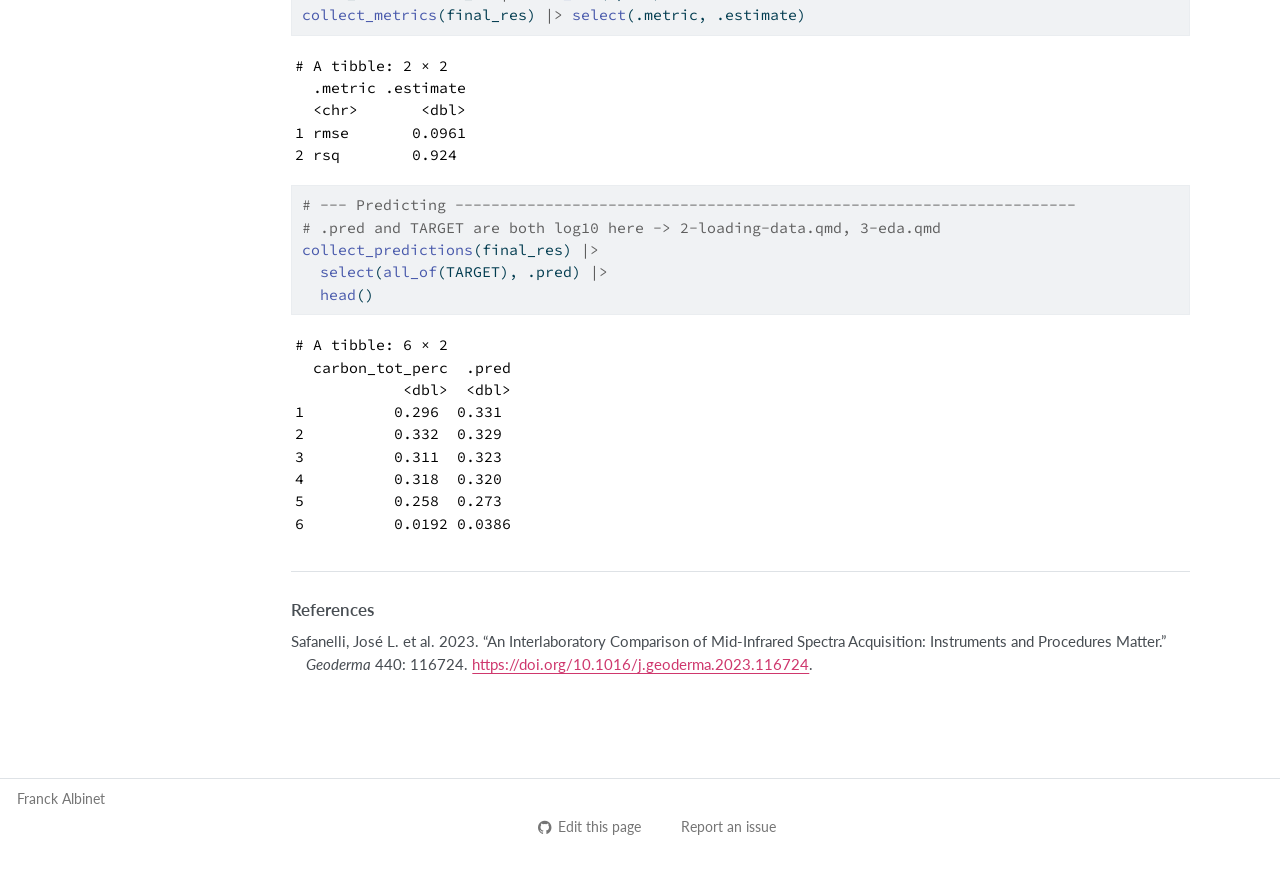
<file: 1-full-pipeline.html>
<!DOCTYPE html>
<html xmlns="http://www.w3.org/1999/xhtml" lang="en" xml:lang="en"><head>

<meta charset="utf-8">
<meta name="generator" content="quarto-1.9.37">

<meta name="viewport" content="width=device-width, initial-scale=1.0, user-scalable=yes">

<meta name="author" content="Franck Albinet">
<meta name="dcterms.date" content="2026-10-04">

<title>The full pipeline – Soil mid-infrared spectroscopy with tidymodels</title>
<style>
/* Default styles provided by pandoc.
** See https://pandoc.org/MANUAL.html#variables-for-html for config info.
*/
code{white-space: pre-wrap;}
span.smallcaps{font-variant: small-caps;}
div.columns{display: flex; gap: min(4vw, 1.5em);}
div.column{flex: auto; overflow-x: auto;}
div.hanging-indent{margin-left: 1.5em; text-indent: -1.5em;}
ul.task-list{list-style: none;}
ul.task-list li input[type="checkbox"] {
  width: 0.8em;
  margin: 0 0.8em 0.2em -1em; /* quarto-specific, see https://github.com/quarto-dev/quarto-cli/issues/4556 */ 
  vertical-align: middle;
}
/* CSS for syntax highlighting */
html { -webkit-text-size-adjust: 100%; }
pre > code.sourceCode { white-space: pre; position: relative; }
pre > code.sourceCode > span { display: inline-block; line-height: 1.25; }
pre > code.sourceCode > span:empty { height: 1.2em; }
.sourceCode { overflow: visible; }
code.sourceCode > span { color: inherit; text-decoration: inherit; }
div.sourceCode { margin: 1em 0; }
pre.sourceCode { margin: 0; }
@media screen {
div.sourceCode { overflow: auto; }
}
@media print {
pre > code.sourceCode { white-space: pre-wrap; }
pre > code.sourceCode > span { text-indent: -5em; padding-left: 5em; }
}
pre.numberSource code
  { counter-reset: source-line 0; }
pre.numberSource code > span
  { position: relative; left: -4em; counter-increment: source-line; }
pre.numberSource code > span > a:first-child::before
  { content: counter(source-line);
    position: relative; left: -1em; text-align: right; vertical-align: baseline;
    border: none; display: inline-block;
    -webkit-touch-callout: none; -webkit-user-select: none;
    -khtml-user-select: none; -moz-user-select: none;
    -ms-user-select: none; user-select: none;
    padding: 0 4px; width: 4em;
  }
pre.numberSource { margin-left: 3em;  padding-left: 4px; }
div.sourceCode
  {   }
@media screen {
pre > code.sourceCode > span > a:first-child::before { text-decoration: underline; }
}
/* CSS for citations */
div.csl-bib-body { }
div.csl-entry {
  clear: both;
}
.hanging-indent div.csl-entry {
  margin-left:2em;
  text-indent:-2em;
}
div.csl-left-margin {
  min-width:2em;
  float:left;
}
div.csl-right-inline {
  margin-left:2em;
  padding-left:1em;
}
div.csl-indent {
  margin-left: 2em;
}</style>


<script src="site_libs/quarto-nav/quarto-nav.js"></script>
<script src="site_libs/quarto-nav/headroom.min.js"></script>
<script src="site_libs/clipboard/clipboard.min.js"></script>
<script src="site_libs/quarto-search/autocomplete.umd.js"></script>
<script src="site_libs/quarto-search/fuse.min.js"></script>
<script src="site_libs/quarto-search/quarto-search.js"></script>
<meta name="quarto:offset" content="./">
<script src="site_libs/quarto-html/quarto.js" type="module"></script>
<script src="site_libs/quarto-html/tabsets/tabsets.js" type="module"></script>
<script src="site_libs/quarto-html/popper.min.js"></script>
<script src="site_libs/quarto-html/tippy.umd.min.js"></script>
<script src="site_libs/quarto-html/anchor.min.js"></script>
<link href="site_libs/quarto-html/tippy.css" rel="stylesheet">
<link href="site_libs/quarto-html/quarto-syntax-highlighting-a9c94084e156453ce75ecc8ff7b2041c.css" rel="stylesheet" id="quarto-text-highlighting-styles">
<script src="site_libs/bootstrap/bootstrap.min.js"></script>
<link href="site_libs/bootstrap/bootstrap-icons.css" rel="stylesheet">
<link href="site_libs/bootstrap/bootstrap-4c708733c4bd93f9cc044033404bda8f.min.css" rel="stylesheet" append-hash="true" id="quarto-bootstrap" data-mode="light">
<script id="quarto-search-options" type="application/json">{
  "location": "sidebar",
  "copy-button": false,
  "collapse-after": 3,
  "panel-placement": "start",
  "type": "textbox",
  "limit": 50,
  "keyboard-shortcut": [
    "f",
    "/",
    "s"
  ],
  "show-item-context": false,
  "language": {
    "search-no-results-text": "No results",
    "search-matching-documents-text": "matching documents",
    "search-copy-link-title": "Copy link to search",
    "search-hide-matches-text": "Hide additional matches",
    "search-more-match-text": "more match in this document",
    "search-more-matches-text": "more matches in this document",
    "search-clear-button-title": "Clear",
    "search-text-placeholder": "",
    "search-detached-cancel-button-title": "Cancel",
    "search-submit-button-title": "Submit",
    "search-label": "Search"
  }
}</script>
<link rel="preconnect" href="https://fonts.googleapis.com">
<link rel="preconnect" href="https://fonts.gstatic.com" crossorigin="">
<link href="https://fonts.googleapis.com/css2?family=Lato:ital,wght@0,300;0,400;0,700;0,900;1,400&amp;family=Source+Code+Pro&amp;display=swap" rel="stylesheet">


</head>

<body class="nav-sidebar docked fullcontent quarto-light">

<div id="quarto-search-results"></div>
  <header id="quarto-header" class="headroom fixed-top">
  <nav class="quarto-secondary-nav">
    <div class="container-fluid d-flex">
      <button type="button" class="quarto-btn-toggle btn" data-bs-toggle="collapse" role="button" data-bs-target=".quarto-sidebar-collapse-item" aria-controls="quarto-sidebar" aria-expanded="false" aria-label="Toggle sidebar navigation" onclick="if (window.quartoToggleHeadroom) { window.quartoToggleHeadroom(); }">
        <i class="bi bi-layout-text-sidebar-reverse"></i>
      </button>
        <nav class="quarto-page-breadcrumbs" aria-label="breadcrumb"><ol class="breadcrumb"><li class="breadcrumb-item"><a href="./0-getting-setup.html">Foundations</a></li><li class="breadcrumb-item"><a href="./1-full-pipeline.html">The full pipeline</a></li></ol></nav>
        <a class="flex-grow-1" role="navigation" data-bs-toggle="collapse" data-bs-target=".quarto-sidebar-collapse-item" aria-controls="quarto-sidebar" aria-expanded="false" aria-label="Toggle sidebar navigation" onclick="if (window.quartoToggleHeadroom) { window.quartoToggleHeadroom(); }">      
        </a>
      <button type="button" class="btn quarto-search-button" aria-label="Search" onclick="window.quartoOpenSearch();">
        <i class="bi bi-search"></i>
      </button>
    </div>
  </nav>
</header>
<!-- content -->
<div id="quarto-content" class="quarto-container page-columns page-rows-contents page-layout-article">
<!-- sidebar -->
  <nav id="quarto-sidebar" class="sidebar collapse collapse-horizontal quarto-sidebar-collapse-item sidebar-navigation docked overflow-auto">
    <div class="pt-lg-2 mt-2 text-left sidebar-header">
    <div class="sidebar-title mb-0 py-0">
      <a href="./">SOIl MIR SPECTROSCOPY</a> 
    </div>
      </div>
        <div class="mt-2 flex-shrink-0 align-items-center">
        <div class="sidebar-search">
        <div id="quarto-search" class="" title="Search"></div>
        </div>
        </div>
    <div class="sidebar-menu-container"> 
    <ul class="list-unstyled mt-1">
        <li class="sidebar-item">
  <div class="sidebar-item-container"> 
  <a href="./index.html" class="sidebar-item-text sidebar-link">
 <span class="menu-text">Home</span></a>
  </div>
</li>
        <li class="sidebar-item sidebar-item-section">
      <div class="sidebar-item-container"> 
            <a class="sidebar-item-text sidebar-link text-start" data-bs-toggle="collapse" data-bs-target="#quarto-sidebar-section-1" role="navigation" aria-expanded="true">
 <span class="menu-text">Foundations</span></a>
          <a class="sidebar-item-toggle text-start" data-bs-toggle="collapse" data-bs-target="#quarto-sidebar-section-1" role="navigation" aria-expanded="true" aria-label="Toggle section">
            <i class="bi bi-chevron-right ms-2"></i>
          </a> 
      </div>
      <ul id="quarto-sidebar-section-1" class="collapse list-unstyled sidebar-section depth1 show">  
          <li class="sidebar-item">
  <div class="sidebar-item-container"> 
  <a href="./0-getting-setup.html" class="sidebar-item-text sidebar-link">
 <span class="menu-text">Getting set up</span></a>
  </div>
</li>
          <li class="sidebar-item">
  <div class="sidebar-item-container"> 
  <a href="./1-full-pipeline.html" class="sidebar-item-text sidebar-link active">
 <span class="menu-text">The full pipeline</span></a>
  </div>
</li>
          <li class="sidebar-item">
  <div class="sidebar-item-container"> 
  <a href="./2-loading-data.html" class="sidebar-item-text sidebar-link">
 <span class="menu-text">Loading spectral data</span></a>
  </div>
</li>
          <li class="sidebar-item">
  <div class="sidebar-item-container"> 
  <a href="./3-eda.html" class="sidebar-item-text sidebar-link">
 <span class="menu-text">Exploratory Data Analysis</span></a>
  </div>
</li>
          <li class="sidebar-item">
  <div class="sidebar-item-container"> 
  <a href="./4-feature-engineering.html" class="sidebar-item-text sidebar-link">
 <span class="menu-text">Feature engineering</span></a>
  </div>
</li>
          <li class="sidebar-item">
  <div class="sidebar-item-container"> 
  <a href="./5-outlier-detection.html" class="sidebar-item-text sidebar-link">
 <span class="menu-text">Outlier detection</span></a>
  </div>
</li>
          <li class="sidebar-item">
  <div class="sidebar-item-container"> 
  <a href="./6-evaluating-performance.html" class="sidebar-item-text sidebar-link">
 <span class="menu-text">Evaluating performance</span></a>
  </div>
</li>
          <li class="sidebar-item">
  <div class="sidebar-item-container"> 
  <a href="./7-preparing-for-inference.html" class="sidebar-item-text sidebar-link">
 <span class="menu-text">Preparing a model for inference</span></a>
  </div>
</li>
      </ul>
  </li>
        <li class="sidebar-item sidebar-item-section">
      <div class="sidebar-item-container"> 
            <a class="sidebar-item-text sidebar-link text-start" data-bs-toggle="collapse" data-bs-target="#quarto-sidebar-section-2" role="navigation" aria-expanded="true">
 <span class="menu-text">Worked example</span></a>
          <a class="sidebar-item-toggle text-start" data-bs-toggle="collapse" data-bs-target="#quarto-sidebar-section-2" role="navigation" aria-expanded="true" aria-label="Toggle section">
            <i class="bi bi-chevron-right ms-2"></i>
          </a> 
      </div>
      <ul id="quarto-sidebar-section-2" class="collapse list-unstyled sidebar-section depth1 show">  
          <li class="sidebar-item">
  <div class="sidebar-item-container"> 
  <a href="./8-preparing-ossl.html" class="sidebar-item-text sidebar-link">
 <span class="menu-text">Preparing OSSL</span></a>
  </div>
</li>
          <li class="sidebar-item">
  <div class="sidebar-item-container"> 
  <a href="./9-kex-ossl-pipeline.html" class="sidebar-item-text sidebar-link">
 <span class="menu-text">Predicting Exchangeable Potassium using OSSL</span></a>
  </div>
</li>
      </ul>
  </li>
        <li class="sidebar-item sidebar-item-section">
      <div class="sidebar-item-container"> 
            <a class="sidebar-item-text sidebar-link text-start" data-bs-toggle="collapse" data-bs-target="#quarto-sidebar-section-3" role="navigation" aria-expanded="true">
 <span class="menu-text">Going further</span></a>
          <a class="sidebar-item-toggle text-start" data-bs-toggle="collapse" data-bs-target="#quarto-sidebar-section-3" role="navigation" aria-expanded="true" aria-label="Toggle section">
            <i class="bi bi-chevron-right ms-2"></i>
          </a> 
      </div>
      <ul id="quarto-sidebar-section-3" class="collapse list-unstyled sidebar-section depth1 show">  
          <li class="sidebar-item">
  <div class="sidebar-item-container"> 
  <a href="./howto/tuning-savitzky-golay.html" class="sidebar-item-text sidebar-link">
 <span class="menu-text">Does the Savitzky-Golay setting matter?</span></a>
  </div>
</li>
      </ul>
  </li>
    </ul>
    </div>
</nav>
<div id="quarto-sidebar-glass" class="quarto-sidebar-collapse-item" data-bs-toggle="collapse" data-bs-target=".quarto-sidebar-collapse-item"></div>
<!-- margin-sidebar -->
    
<!-- main -->
<main class="content" id="quarto-document-content">

<header id="title-block-header" class="quarto-title-block default"><nav class="quarto-page-breadcrumbs quarto-title-breadcrumbs d-none d-lg-block" aria-label="breadcrumb"><ol class="breadcrumb"><li class="breadcrumb-item"><a href="./0-getting-setup.html">Foundations</a></li><li class="breadcrumb-item"><a href="./1-full-pipeline.html">The full pipeline</a></li></ol></nav>
<div class="quarto-title">
<h1 class="title">The full pipeline</h1>
<p class="subtitle lead">Load, preprocess, tune, test, and predict, once, end to end, before any of it gets explained.</p>
</div>



<div class="quarto-title-meta">

    <div>
    <div class="quarto-title-meta-heading">Author</div>
    <div class="quarto-title-meta-contents">
             <p>Franck Albinet </p>
          </div>
  </div>
    
    <div>
    <div class="quarto-title-meta-heading">Published</div>
    <div class="quarto-title-meta-contents">
      <p class="date">October 4, 2026</p>
    </div>
  </div>
  
    
  </div>
  


</header>


<p>This page runs the whole pipeline once, start to finish: load spectra, preprocess them, tune and fit a model, test it, predict with it. Every step below gets its own full page later in the course. This page exists to show the shape of the whole thing before any of that detail.</p>
<p>The ring trial (RT) samples used throughout this course come from a real interlaboratory study: labs in several countries, including the IAEA’s, scanned the same soil samples on their own instruments, to see how much spectra disagree from lab to lab. <span class="citation" data-cites="safanelli2023"><span class="nocase">Safanelli et al.</span> (<a href="#ref-safanelli2023" role="doc-biblioref">2023</a>)</span> covers what came out of it.</p>
<div class="cell" data-layout-align="center">
<div class="code-copy-outer-scaffold"><div class="sourceCode cell-code" id="cb1"><pre class="sourceCode r code-with-copy"><code class="sourceCode r"><span id="cb1-1"><a href="#cb1-1" aria-hidden="true" tabindex="-1"></a><span class="co"># --- Config ------------------------------------------------------------------</span></span>
<span id="cb1-2"><a href="#cb1-2" aria-hidden="true" tabindex="-1"></a><span class="fu">library</span>(here)</span>
<span id="cb1-3"><a href="#cb1-3" aria-hidden="true" tabindex="-1"></a><span class="fu">library</span>(tidyverse)</span>
<span id="cb1-4"><a href="#cb1-4" aria-hidden="true" tabindex="-1"></a><span class="fu">library</span>(tidymodels)</span>
<span id="cb1-5"><a href="#cb1-5" aria-hidden="true" tabindex="-1"></a><span class="fu">library</span>(plsmod)</span>
<span id="cb1-6"><a href="#cb1-6" aria-hidden="true" tabindex="-1"></a><span class="fu">source</span>(<span class="fu">here</span>(<span class="st">"R"</span>, <span class="st">"prepare_data.R"</span>))</span>
<span id="cb1-7"><a href="#cb1-7" aria-hidden="true" tabindex="-1"></a><span class="fu">source</span>(<span class="fu">here</span>(<span class="st">"R"</span>, <span class="st">"steps.R"</span>))</span>
<span id="cb1-8"><a href="#cb1-8" aria-hidden="true" tabindex="-1"></a><span class="fu">source</span>(<span class="fu">here</span>(<span class="st">"R"</span>, <span class="st">"split.R"</span>))</span>
<span id="cb1-9"><a href="#cb1-9" aria-hidden="true" tabindex="-1"></a><span class="fu">source</span>(<span class="fu">here</span>(<span class="st">"R"</span>, <span class="st">"config.R"</span>))</span>
<span id="cb1-10"><a href="#cb1-10" aria-hidden="true" tabindex="-1"></a><span class="fu">tidymodels_prefer</span>()</span>
<span id="cb1-11"><a href="#cb1-11" aria-hidden="true" tabindex="-1"></a></span>
<span id="cb1-12"><a href="#cb1-12" aria-hidden="true" tabindex="-1"></a>SPECTRA_DIR <span class="ot">=</span> <span class="fu">here</span>(<span class="st">"data/RT_spectra"</span>)</span>
<span id="cb1-13"><a href="#cb1-13" aria-hidden="true" tabindex="-1"></a>SOIL_PROP_FILE <span class="ot">=</span> <span class="fu">here</span>(<span class="st">"data/RT_wetchem_soildata.csv"</span>)</span>
<span id="cb1-14"><a href="#cb1-14" aria-hidden="true" tabindex="-1"></a>TARGET <span class="ot">&lt;-</span> <span class="st">"carbon_tot_perc"</span></span></code></pre></div><button title="Copy to Clipboard" class="code-copy-button"><i class="bi"></i></button></div>
</div>
<p><a href="https://github.com/franckalbinet/tidy-mirs/blob/main/R/config.R"><code>R/config.R</code></a> holds the settings several pages share: <code>EXCLUDED_SAMPLES</code>, the preprocessing settings and the outlier cutoff. To try another setting, change it there and render the pages again.</p>
<div class="cell" data-layout-align="center">
<div class="code-copy-outer-scaffold"><div class="sourceCode cell-code" id="cb2"><pre class="sourceCode r code-with-copy"><code class="sourceCode r"><span id="cb2-1"><a href="#cb2-1" aria-hidden="true" tabindex="-1"></a><span class="co"># --- Loading ------------------------------------------------------------------</span></span>
<span id="cb2-2"><a href="#cb2-2" aria-hidden="true" tabindex="-1"></a><span class="co"># EXCLUDED_SAMPLES dropped as known outliers -&gt; 5-outlier-detection.qmd</span></span>
<span id="cb2-3"><a href="#cb2-3" aria-hidden="true" tabindex="-1"></a>data <span class="ot">&lt;-</span> <span class="fu">prepare_rt</span>(SPECTRA_DIR, SOIL_PROP_FILE) <span class="sc">|&gt;</span> <span class="fu">filter</span>(<span class="sc">!</span>smp_id <span class="sc">%in%</span> EXCLUDED_SAMPLES)</span></code></pre></div><button title="Copy to Clipboard" class="code-copy-button"><i class="bi"></i></button></div>
</div>
<div class="cell" data-layout-align="center">
<div class="code-copy-outer-scaffold"><div class="sourceCode cell-code" id="cb3"><pre class="sourceCode r code-with-copy"><code class="sourceCode r"><span id="cb3-1"><a href="#cb3-1" aria-hidden="true" tabindex="-1"></a><span class="co"># --- Preprocessing --------------------------------------------------------------</span></span>
<span id="cb3-2"><a href="#cb3-2" aria-hidden="true" tabindex="-1"></a><span class="co"># log-scale, resample, SNV, Savitzky-Golay -&gt; 4-feature-engineering.qmd</span></span>
<span id="cb3-3"><a href="#cb3-3" aria-hidden="true" tabindex="-1"></a>spc_cols <span class="ot">&lt;-</span> <span class="fu">names</span>(data)[<span class="fu">startsWith</span>(<span class="fu">names</span>(data), <span class="st">"wn_"</span>)]</span>
<span id="cb3-4"><a href="#cb3-4" aria-hidden="true" tabindex="-1"></a>meta_cols <span class="ot">&lt;-</span> <span class="fu">setdiff</span>(<span class="fu">names</span>(data), <span class="fu">c</span>(TARGET, spc_cols))</span>
<span id="cb3-5"><a href="#cb3-5" aria-hidden="true" tabindex="-1"></a></span>
<span id="cb3-6"><a href="#cb3-6" aria-hidden="true" tabindex="-1"></a>rec <span class="ot">&lt;-</span> <span class="fu">recipe</span>(data) <span class="sc">|&gt;</span></span>
<span id="cb3-7"><a href="#cb3-7" aria-hidden="true" tabindex="-1"></a>  <span class="fu">update_role</span>(<span class="fu">all_of</span>(TARGET), <span class="at">new_role =</span> <span class="st">"outcome"</span>) <span class="sc">|&gt;</span></span>
<span id="cb3-8"><a href="#cb3-8" aria-hidden="true" tabindex="-1"></a>  <span class="fu">update_role</span>(<span class="fu">all_of</span>(spc_cols), <span class="at">new_role =</span> <span class="st">"predictor"</span>) <span class="sc">|&gt;</span></span>
<span id="cb3-9"><a href="#cb3-9" aria-hidden="true" tabindex="-1"></a>  <span class="fu">update_role</span>(<span class="fu">all_of</span>(meta_cols), <span class="at">new_role =</span> <span class="st">"metadata"</span>) <span class="sc">|&gt;</span></span>
<span id="cb3-10"><a href="#cb3-10" aria-hidden="true" tabindex="-1"></a>  <span class="fu">step_log</span>(<span class="fu">all_outcomes</span>(), <span class="at">base =</span> <span class="dv">10</span>) <span class="sc">|&gt;</span></span>
<span id="cb3-11"><a href="#cb3-11" aria-hidden="true" tabindex="-1"></a>  <span class="fu">step_resample</span>(<span class="at">grid =</span> RESAMPLING_GRID) <span class="sc">|&gt;</span></span>
<span id="cb3-12"><a href="#cb3-12" aria-hidden="true" tabindex="-1"></a>  <span class="fu">step_snv</span>() <span class="sc">|&gt;</span></span>
<span id="cb3-13"><a href="#cb3-13" aria-hidden="true" tabindex="-1"></a>  <span class="fu">step_sg</span>(<span class="at">w =</span> SG_W, <span class="at">p =</span> SG_P, <span class="at">m =</span> SG_M)</span>
<span id="cb3-14"><a href="#cb3-14" aria-hidden="true" tabindex="-1"></a></span>
<span id="cb3-15"><a href="#cb3-15" aria-hidden="true" tabindex="-1"></a><span class="co"># --- Tuning -----------------------------------------------------------------------</span></span>
<span id="cb3-16"><a href="#cb3-16" aria-hidden="true" tabindex="-1"></a><span class="co"># search num_comp, pick the best, lock it in -&gt; 6-evaluating-performance.qmd</span></span>
<span id="cb3-17"><a href="#cb3-17" aria-hidden="true" tabindex="-1"></a>split <span class="ot">&lt;-</span> <span class="fu">kennard_stone_split</span>(data, <span class="at">prop =</span> <span class="dv">50</span><span class="sc">/</span><span class="dv">70</span>, <span class="at">cols =</span> <span class="fu">starts_with</span>(<span class="st">"wn_"</span>))</span>
<span id="cb3-18"><a href="#cb3-18" aria-hidden="true" tabindex="-1"></a>folds <span class="ot">&lt;-</span> <span class="fu">vfold_cv</span>(<span class="fu">training</span>(split), <span class="at">v =</span> <span class="dv">10</span>, <span class="at">repeats =</span> <span class="dv">10</span>, <span class="at">strata =</span> TARGET, <span class="at">breaks =</span> <span class="dv">2</span>)</span>
<span id="cb3-19"><a href="#cb3-19" aria-hidden="true" tabindex="-1"></a></span>
<span id="cb3-20"><a href="#cb3-20" aria-hidden="true" tabindex="-1"></a>wf <span class="ot">&lt;-</span> <span class="fu">workflow</span>() <span class="sc">|&gt;</span></span>
<span id="cb3-21"><a href="#cb3-21" aria-hidden="true" tabindex="-1"></a>  <span class="fu">add_recipe</span>(rec) <span class="sc">|&gt;</span></span>
<span id="cb3-22"><a href="#cb3-22" aria-hidden="true" tabindex="-1"></a>  <span class="fu">add_model</span>(<span class="fu">pls</span>(<span class="at">num_comp =</span> <span class="fu">tune</span>()) <span class="sc">|&gt;</span> <span class="fu">set_engine</span>(<span class="st">"mixOmics"</span>) <span class="sc">|&gt;</span> <span class="fu">set_mode</span>(<span class="st">"regression"</span>))</span>
<span id="cb3-23"><a href="#cb3-23" aria-hidden="true" tabindex="-1"></a></span>
<span id="cb3-24"><a href="#cb3-24" aria-hidden="true" tabindex="-1"></a>tune_res <span class="ot">&lt;-</span> <span class="fu">tune_grid</span>(wf, <span class="at">resamples =</span> folds, <span class="at">grid =</span> <span class="fu">tibble</span>(<span class="at">num_comp =</span> <span class="dv">2</span><span class="sc">:</span><span class="dv">20</span>))</span>
<span id="cb3-25"><a href="#cb3-25" aria-hidden="true" tabindex="-1"></a>best <span class="ot">&lt;-</span> <span class="fu">select_best</span>(tune_res, <span class="at">metric =</span> <span class="st">"rmse"</span>)</span>
<span id="cb3-26"><a href="#cb3-26" aria-hidden="true" tabindex="-1"></a>final_wf <span class="ot">&lt;-</span> wf <span class="sc">|&gt;</span> <span class="fu">finalize_workflow</span>(best)</span>
<span id="cb3-27"><a href="#cb3-27" aria-hidden="true" tabindex="-1"></a></span>
<span id="cb3-28"><a href="#cb3-28" aria-hidden="true" tabindex="-1"></a><span class="co"># --- Testing ------------------------------------------------------------------------</span></span>
<span id="cb3-29"><a href="#cb3-29" aria-hidden="true" tabindex="-1"></a><span class="co"># fit on train, score once on the held-out test split</span></span>
<span id="cb3-30"><a href="#cb3-30" aria-hidden="true" tabindex="-1"></a>final_res <span class="ot">&lt;-</span> final_wf <span class="sc">|&gt;</span> <span class="fu">last_fit</span>(split)</span>
<span id="cb3-31"><a href="#cb3-31" aria-hidden="true" tabindex="-1"></a><span class="fu">collect_metrics</span>(final_res) <span class="sc">|&gt;</span> <span class="fu">select</span>(.metric, .estimate)</span></code></pre></div><button title="Copy to Clipboard" class="code-copy-button"><i class="bi"></i></button></div>
<div class="cell-output cell-output-stdout">
<pre><code># A tibble: 2 × 2
  .metric .estimate
  &lt;chr&gt;       &lt;dbl&gt;
1 rmse       0.0961
2 rsq        0.924 </code></pre>
</div>
<div class="code-copy-outer-scaffold"><div class="sourceCode cell-code" id="cb5"><pre class="sourceCode r code-with-copy"><code class="sourceCode r"><span id="cb5-1"><a href="#cb5-1" aria-hidden="true" tabindex="-1"></a><span class="co"># --- Predicting ---------------------------------------------------------------------</span></span>
<span id="cb5-2"><a href="#cb5-2" aria-hidden="true" tabindex="-1"></a><span class="co"># .pred and TARGET are both log10 here -&gt; 2-loading-data.qmd, 3-eda.qmd</span></span>
<span id="cb5-3"><a href="#cb5-3" aria-hidden="true" tabindex="-1"></a><span class="fu">collect_predictions</span>(final_res) <span class="sc">|&gt;</span> </span>
<span id="cb5-4"><a href="#cb5-4" aria-hidden="true" tabindex="-1"></a>  <span class="fu">select</span>(<span class="fu">all_of</span>(TARGET), .pred) <span class="sc">|&gt;</span></span>
<span id="cb5-5"><a href="#cb5-5" aria-hidden="true" tabindex="-1"></a>  <span class="fu">head</span>()</span></code></pre></div><button title="Copy to Clipboard" class="code-copy-button"><i class="bi"></i></button></div>
<div class="cell-output cell-output-stdout">
<pre><code># A tibble: 6 × 2
  carbon_tot_perc  .pred
            &lt;dbl&gt;  &lt;dbl&gt;
1          0.296  0.331 
2          0.332  0.329 
3          0.311  0.323 
4          0.318  0.320 
5          0.258  0.273 
6          0.0192 0.0386</code></pre>
</div>
</div>




<div id="quarto-appendix" class="default"><section class="quarto-appendix-contents" role="doc-bibliography" id="quarto-bibliography"><h2 class="anchored quarto-appendix-heading">References</h2><div id="refs" class="references csl-bib-body hanging-indent" role="list">
<div id="ref-safanelli2023" class="csl-entry" role="listitem">
<span class="nocase">Safanelli, José L. et al.</span> 2023. <span>“An Interlaboratory Comparison of Mid-Infrared Spectra Acquisition: Instruments and Procedures Matter.”</span> <em>Geoderma</em> 440: 116724. <a href="https://doi.org/10.1016/j.geoderma.2023.116724">https://doi.org/10.1016/j.geoderma.2023.116724</a>.
</div>
</div></section></div></main> <!-- /main -->
<script id="quarto-html-after-body" type="application/javascript">
  window.document.addEventListener("DOMContentLoaded", function (event) {
    const icon = "";
    const anchorJS = new window.AnchorJS();
    anchorJS.options = {
      placement: 'right',
      icon: icon
    };
    anchorJS.add('.anchored');
    const isCodeAnnotation = (el) => {
      for (const clz of el.classList) {
        if (clz.startsWith('code-annotation-')) {                     
          return true;
        }
      }
      return false;
    }
    const onCopySuccess = function(e) {
      // button target
      const button = e.trigger;
      // don't keep focus
      button.blur();
      // flash "checked"
      button.classList.add('code-copy-button-checked');
      var currentTitle = button.getAttribute("title");
      button.setAttribute("title", "Copied!");
      let tooltip;
      if (window.bootstrap) {
        button.setAttribute("data-bs-toggle", "tooltip");
        button.setAttribute("data-bs-placement", "left");
        button.setAttribute("data-bs-title", "Copied!");
        tooltip = new bootstrap.Tooltip(button, 
          { trigger: "manual", 
            customClass: "code-copy-button-tooltip",
            offset: [0, -8]});
        tooltip.show();    
      }
      setTimeout(function() {
        if (tooltip) {
          tooltip.hide();
          button.removeAttribute("data-bs-title");
          button.removeAttribute("data-bs-toggle");
          button.removeAttribute("data-bs-placement");
        }
        button.setAttribute("title", currentTitle);
        button.classList.remove('code-copy-button-checked');
      }, 1000);
      // clear code selection
      e.clearSelection();
    }
    const getTextToCopy = function(trigger) {
      const outerScaffold = trigger.parentElement.cloneNode(true);
      const codeEl = outerScaffold.querySelector('code');
      for (const childEl of codeEl.children) {
        if (isCodeAnnotation(childEl)) {
          childEl.remove();
        }
      }
      return codeEl.innerText;
    }
    const clipboard = new window.ClipboardJS('.code-copy-button:not([data-in-quarto-modal])', {
      text: getTextToCopy
    });
    clipboard.on('success', onCopySuccess);
    if (window.document.getElementById('quarto-embedded-source-code-modal')) {
      const clipboardModal = new window.ClipboardJS('.code-copy-button[data-in-quarto-modal]', {
        text: getTextToCopy,
        container: window.document.getElementById('quarto-embedded-source-code-modal')
      });
      clipboardModal.on('success', onCopySuccess);
    }
      var localhostRegex = new RegExp(/^(?:http|https):\/\/localhost\:?[0-9]*\//);
      var mailtoRegex = new RegExp(/^mailto:/);
        var filterRegex = new RegExp("https:\/\/franckalbinet\.github\.io\/tidy-mirs\/");
      var isInternal = (href) => {
          return filterRegex.test(href) || localhostRegex.test(href) || mailtoRegex.test(href);
      }
      // Inspect non-navigation links and adorn them if external
     var links = window.document.querySelectorAll('a[href]:not(.nav-link):not(.navbar-brand):not(.toc-action):not(.sidebar-link):not(.sidebar-item-toggle):not(.pagination-link):not(.no-external):not([aria-hidden]):not(.dropdown-item):not(.quarto-navigation-tool):not(.about-link)');
      for (var i=0; i<links.length; i++) {
        const link = links[i];
        if (!isInternal(link.href)) {
          // undo the damage that might have been done by quarto-nav.js in the case of
          // links that we want to consider external
          if (link.dataset.originalHref !== undefined) {
            link.href = link.dataset.originalHref;
          }
        }
      }
    function tippyHover(el, contentFn, onTriggerFn, onUntriggerFn) {
      const config = {
        allowHTML: true,
        maxWidth: 500,
        delay: 100,
        arrow: false,
        appendTo: function(el) {
            return el.parentElement;
        },
        interactive: true,
        interactiveBorder: 10,
        theme: 'quarto',
        placement: 'bottom-start',
      };
      if (contentFn) {
        config.content = contentFn;
      }
      if (onTriggerFn) {
        config.onTrigger = onTriggerFn;
      }
      if (onUntriggerFn) {
        config.onUntrigger = onUntriggerFn;
      }
      window.tippy(el, config); 
    }
    const noterefs = window.document.querySelectorAll('a[role="doc-noteref"]');
    for (var i=0; i<noterefs.length; i++) {
      const ref = noterefs[i];
      tippyHover(ref, function() {
        // use id or data attribute instead here
        let href = ref.getAttribute('data-footnote-href') || ref.getAttribute('href');
        try { href = new URL(href).hash; } catch {}
        const id = href.replace(/^#\/?/, "");
        const note = window.document.getElementById(id);
        if (note) {
          return note.innerHTML;
        } else {
          return "";
        }
      });
    }
    const xrefs = window.document.querySelectorAll('a.quarto-xref');
    const processXRef = (id, note) => {
      // Strip column container classes
      const stripColumnClz = (el) => {
        el.classList.remove("page-full", "page-columns");
        if (el.children) {
          for (const child of el.children) {
            stripColumnClz(child);
          }
        }
      }
      stripColumnClz(note)
      if (id === null || id.startsWith('sec-')) {
        // Special case sections, only their first couple elements
        const container = document.createElement("div");
        if (note.children && note.children.length > 2) {
          container.appendChild(note.children[0].cloneNode(true));
          for (let i = 1; i < note.children.length; i++) {
            const child = note.children[i];
            if (child.tagName === "P" && child.innerText === "") {
              continue;
            } else {
              container.appendChild(child.cloneNode(true));
              break;
            }
          }
          if (window.Quarto?.typesetMath) {
            window.Quarto.typesetMath(container);
          }
          return container.innerHTML
        } else {
          if (window.Quarto?.typesetMath) {
            window.Quarto.typesetMath(note);
          }
          return note.innerHTML;
        }
      } else {
        // Remove any anchor links if they are present
        const anchorLink = note.querySelector('a.anchorjs-link');
        if (anchorLink) {
          anchorLink.remove();
        }
        if (window.Quarto?.typesetMath) {
          window.Quarto.typesetMath(note);
        }
        if (note.classList.contains("callout")) {
          return note.outerHTML;
        } else {
          return note.innerHTML;
        }
      }
    }
    for (var i=0; i<xrefs.length; i++) {
      const xref = xrefs[i];
      tippyHover(xref, undefined, function(instance) {
        instance.disable();
        let url = xref.getAttribute('href');
        let hash = undefined; 
        if (url.startsWith('#')) {
          hash = url;
        } else {
          try { hash = new URL(url).hash; } catch {}
        }
        if (hash) {
          const id = hash.replace(/^#\/?/, "");
          const note = window.document.getElementById(id);
          if (note !== null) {
            try {
              const html = processXRef(id, note.cloneNode(true));
              instance.setContent(html);
            } finally {
              instance.enable();
              instance.show();
            }
          } else {
            // See if we can fetch this
            fetch(url.split('#')[0])
            .then(res => res.text())
            .then(html => {
              const parser = new DOMParser();
              const htmlDoc = parser.parseFromString(html, "text/html");
              const note = htmlDoc.getElementById(id);
              if (note !== null) {
                const html = processXRef(id, note);
                instance.setContent(html);
              } 
            }).finally(() => {
              instance.enable();
              instance.show();
            });
          }
        } else {
          // See if we can fetch a full url (with no hash to target)
          // This is a special case and we should probably do some content thinning / targeting
          fetch(url)
          .then(res => res.text())
          .then(html => {
            const parser = new DOMParser();
            const htmlDoc = parser.parseFromString(html, "text/html");
            const note = htmlDoc.querySelector('main.content');
            if (note !== null) {
              // This should only happen for chapter cross references
              // (since there is no id in the URL)
              // remove the first header
              if (note.children.length > 0 && note.children[0].tagName === "HEADER") {
                note.children[0].remove();
              }
              const html = processXRef(null, note);
              instance.setContent(html);
            } 
          }).finally(() => {
            instance.enable();
            instance.show();
          });
        }
      }, function(instance) {
      });
    }
        let selectedAnnoteEl;
        const selectorForAnnotation = ( cell, annotation) => {
          let cellAttr = 'data-code-cell="' + cell + '"';
          let lineAttr = 'data-code-annotation="' +  annotation + '"';
          const selector = 'span[' + cellAttr + '][' + lineAttr + ']';
          return selector;
        }
        const selectCodeLines = (annoteEl) => {
          const doc = window.document;
          const targetCell = annoteEl.getAttribute("data-target-cell");
          const targetAnnotation = annoteEl.getAttribute("data-target-annotation");
          const annoteSpan = window.document.querySelector(selectorForAnnotation(targetCell, targetAnnotation));
          const lines = annoteSpan.getAttribute("data-code-lines").split(",");
          const lineIds = lines.map((line) => {
            return targetCell + "-" + line;
          })
          let top = null;
          let height = null;
          let parent = null;
          if (lineIds.length > 0) {
              //compute the position of the single el (top and bottom and make a div)
              const el = window.document.getElementById(lineIds[0]);
              top = el.offsetTop;
              height = el.offsetHeight;
              parent = el.parentElement.parentElement;
            if (lineIds.length > 1) {
              const lastEl = window.document.getElementById(lineIds[lineIds.length - 1]);
              const bottom = lastEl.offsetTop + lastEl.offsetHeight;
              height = bottom - top;
            }
            if (top !== null && height !== null && parent !== null) {
              // cook up a div (if necessary) and position it 
              let div = window.document.getElementById("code-annotation-line-highlight");
              if (div === null) {
                div = window.document.createElement("div");
                div.setAttribute("id", "code-annotation-line-highlight");
                div.style.position = 'absolute';
                parent.appendChild(div);
              }
              div.style.top = top - 2 + "px";
              div.style.height = height + 4 + "px";
              div.style.left = 0;
              let gutterDiv = window.document.getElementById("code-annotation-line-highlight-gutter");
              if (gutterDiv === null) {
                gutterDiv = window.document.createElement("div");
                gutterDiv.setAttribute("id", "code-annotation-line-highlight-gutter");
                gutterDiv.style.position = 'absolute';
                const codeCell = window.document.getElementById(targetCell);
                const gutter = codeCell.querySelector('.code-annotation-gutter');
                gutter.appendChild(gutterDiv);
              }
              gutterDiv.style.top = top - 2 + "px";
              gutterDiv.style.height = height + 4 + "px";
            }
            selectedAnnoteEl = annoteEl;
          }
        };
        const unselectCodeLines = () => {
          const elementsIds = ["code-annotation-line-highlight", "code-annotation-line-highlight-gutter"];
          elementsIds.forEach((elId) => {
            const div = window.document.getElementById(elId);
            if (div) {
              div.remove();
            }
          });
          selectedAnnoteEl = undefined;
        };
          // Handle positioning of the toggle
      window.addEventListener(
        "resize",
        throttle(() => {
          elRect = undefined;
          if (selectedAnnoteEl) {
            selectCodeLines(selectedAnnoteEl);
          }
        }, 10)
      );
      function throttle(fn, ms) {
      let throttle = false;
      let timer;
        return (...args) => {
          if(!throttle) { // first call gets through
              fn.apply(this, args);
              throttle = true;
          } else { // all the others get throttled
              if(timer) clearTimeout(timer); // cancel #2
              timer = setTimeout(() => {
                fn.apply(this, args);
                timer = throttle = false;
              }, ms);
          }
        };
      }
        // Attach click handler to the DT
        const annoteDls = window.document.querySelectorAll('dt[data-target-cell]');
        for (const annoteDlNode of annoteDls) {
          annoteDlNode.addEventListener('click', (event) => {
            const clickedEl = event.target;
            if (clickedEl !== selectedAnnoteEl) {
              unselectCodeLines();
              const activeEl = window.document.querySelector('dt[data-target-cell].code-annotation-active');
              if (activeEl) {
                activeEl.classList.remove('code-annotation-active');
              }
              selectCodeLines(clickedEl);
              clickedEl.classList.add('code-annotation-active');
            } else {
              // Unselect the line
              unselectCodeLines();
              clickedEl.classList.remove('code-annotation-active');
            }
          });
        }
    const findCites = (el) => {
      const parentEl = el.parentElement;
      if (parentEl) {
        const cites = parentEl.dataset.cites;
        if (cites) {
          return {
            el,
            cites: cites.split(' ')
          };
        } else {
          return findCites(el.parentElement)
        }
      } else {
        return undefined;
      }
    };
    var bibliorefs = window.document.querySelectorAll('a[role="doc-biblioref"]');
    for (var i=0; i<bibliorefs.length; i++) {
      const ref = bibliorefs[i];
      const citeInfo = findCites(ref);
      if (citeInfo) {
        tippyHover(citeInfo.el, function() {
          var popup = window.document.createElement('div');
          citeInfo.cites.forEach(function(cite) {
            var citeDiv = window.document.createElement('div');
            citeDiv.classList.add('hanging-indent');
            citeDiv.classList.add('csl-entry');
            var biblioDiv = window.document.getElementById('ref-' + cite);
            if (biblioDiv) {
              citeDiv.innerHTML = biblioDiv.innerHTML;
            }
            popup.appendChild(citeDiv);
          });
          return popup.innerHTML;
        });
      }
    }
  });
  </script>
</div> <!-- /content -->
<footer class="footer">
  <div class="nav-footer">
    <div class="nav-footer-left">
<p>Franck Albinet</p>
</div>   
    <div class="nav-footer-center">
      &nbsp;
    <div class="toc-actions"><ul><li><a href="https://github.com/franckalbinet/tidy-mirs/edit/main/1-full-pipeline.qmd" class="toc-action"><i class="bi bi-github"></i>Edit this page</a></li><li><a href="https://github.com/franckalbinet/tidy-mirs/issues/new" class="toc-action"><i class="bi empty"></i>Report an issue</a></li></ul></div></div>
    <div class="nav-footer-right">
      &nbsp;
    </div>
  </div>
</footer>




</body></html>
</file>
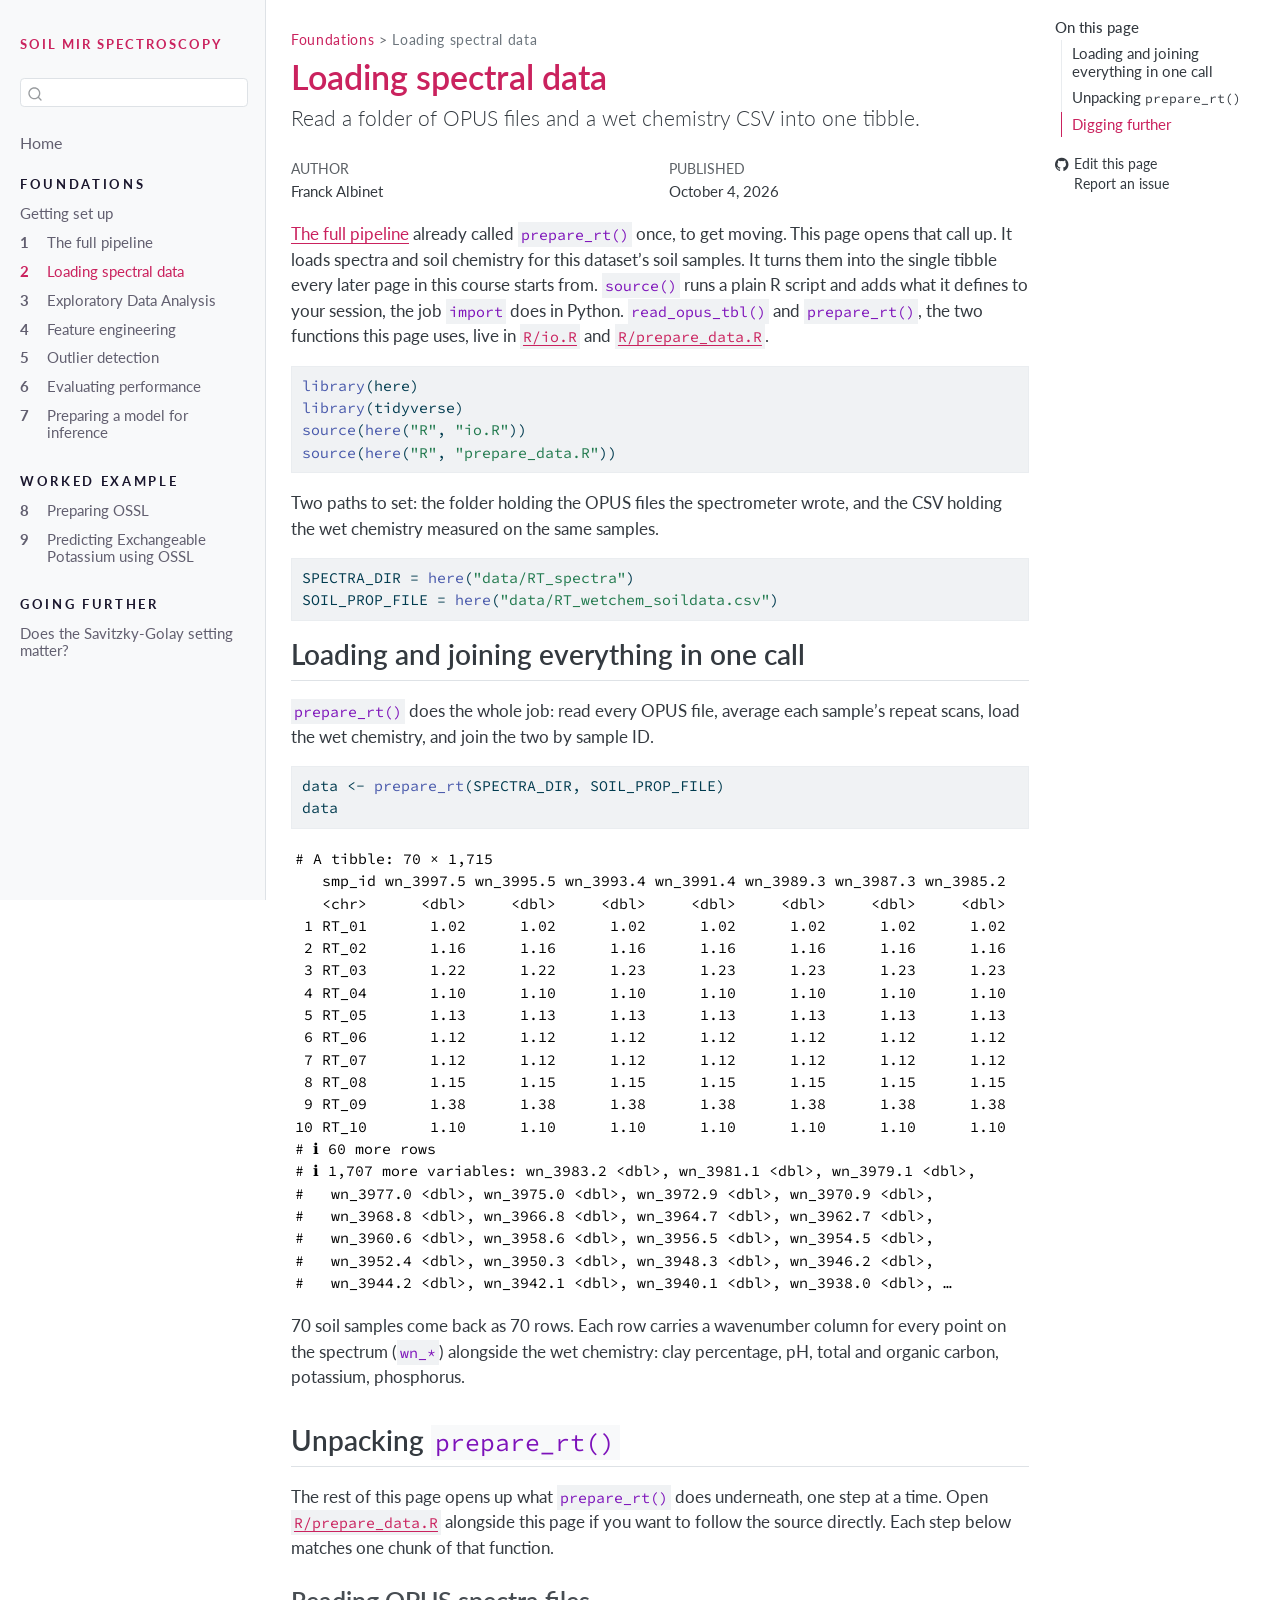
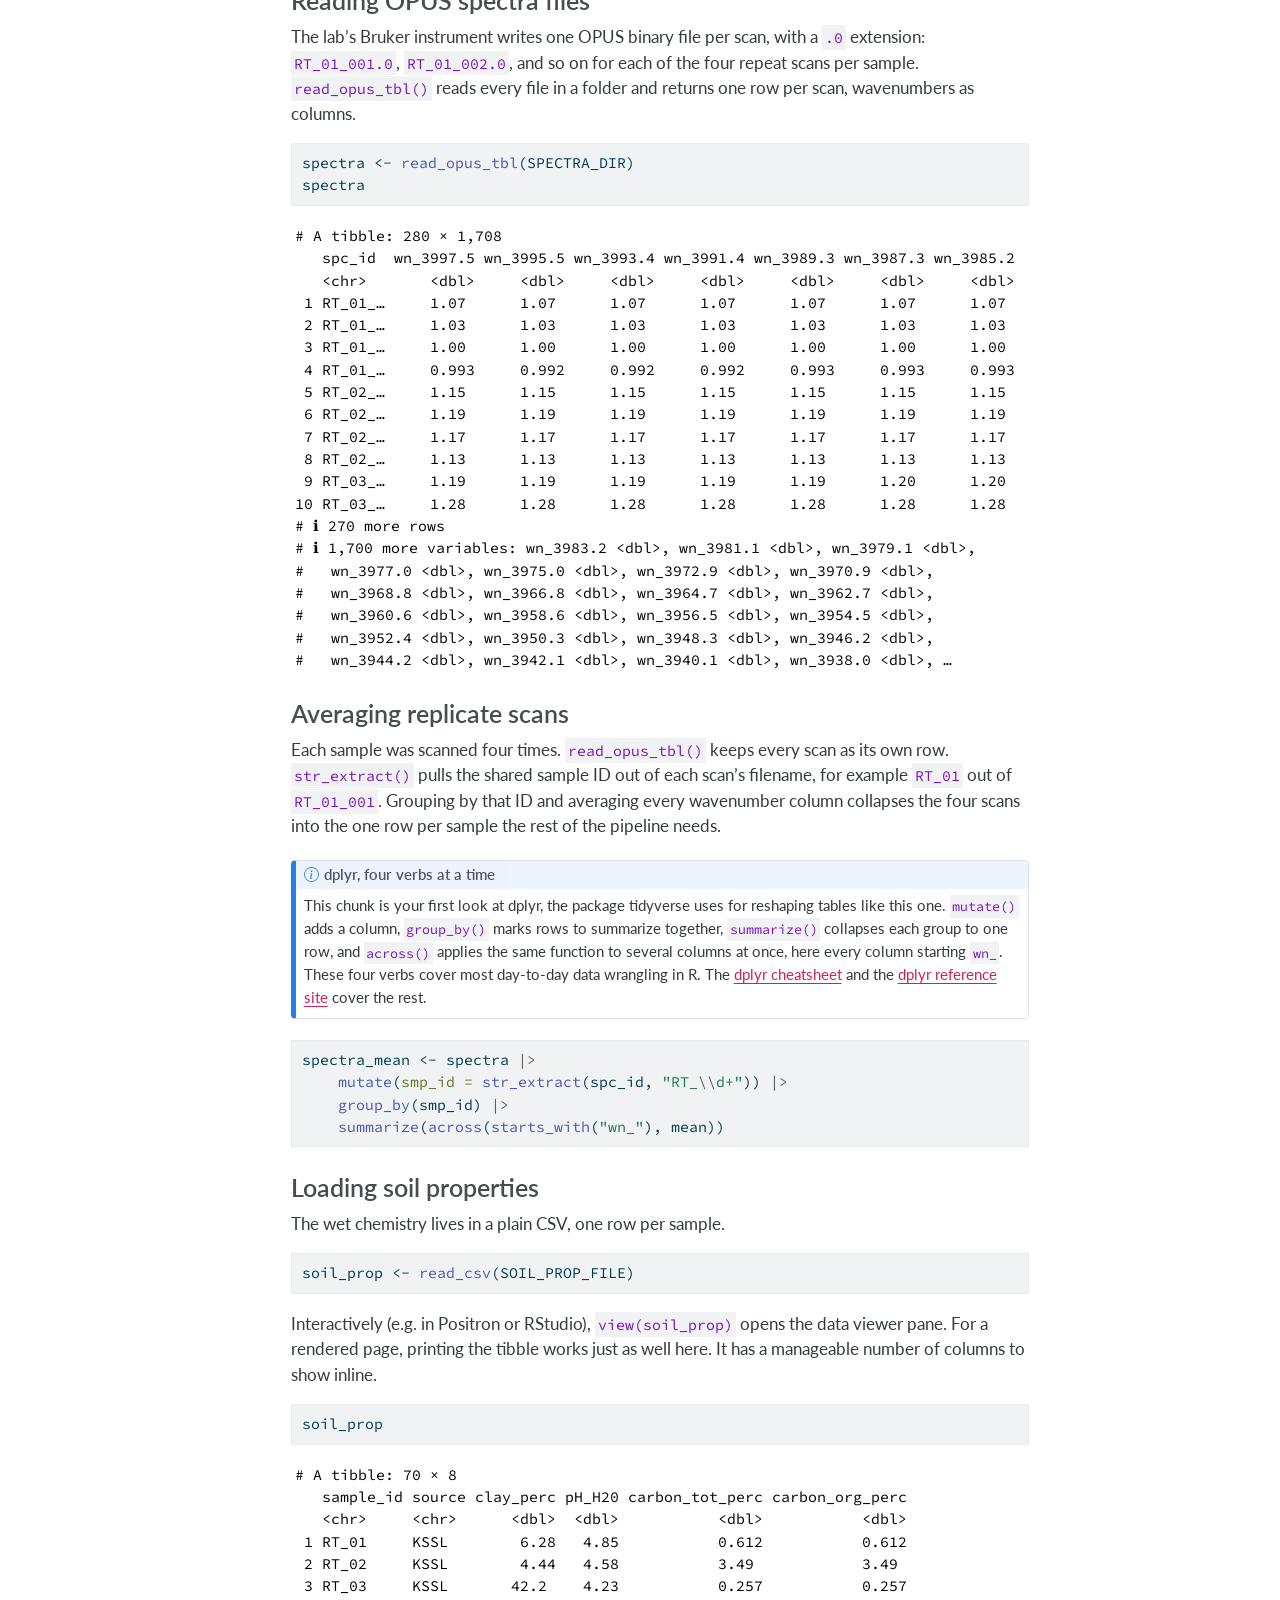
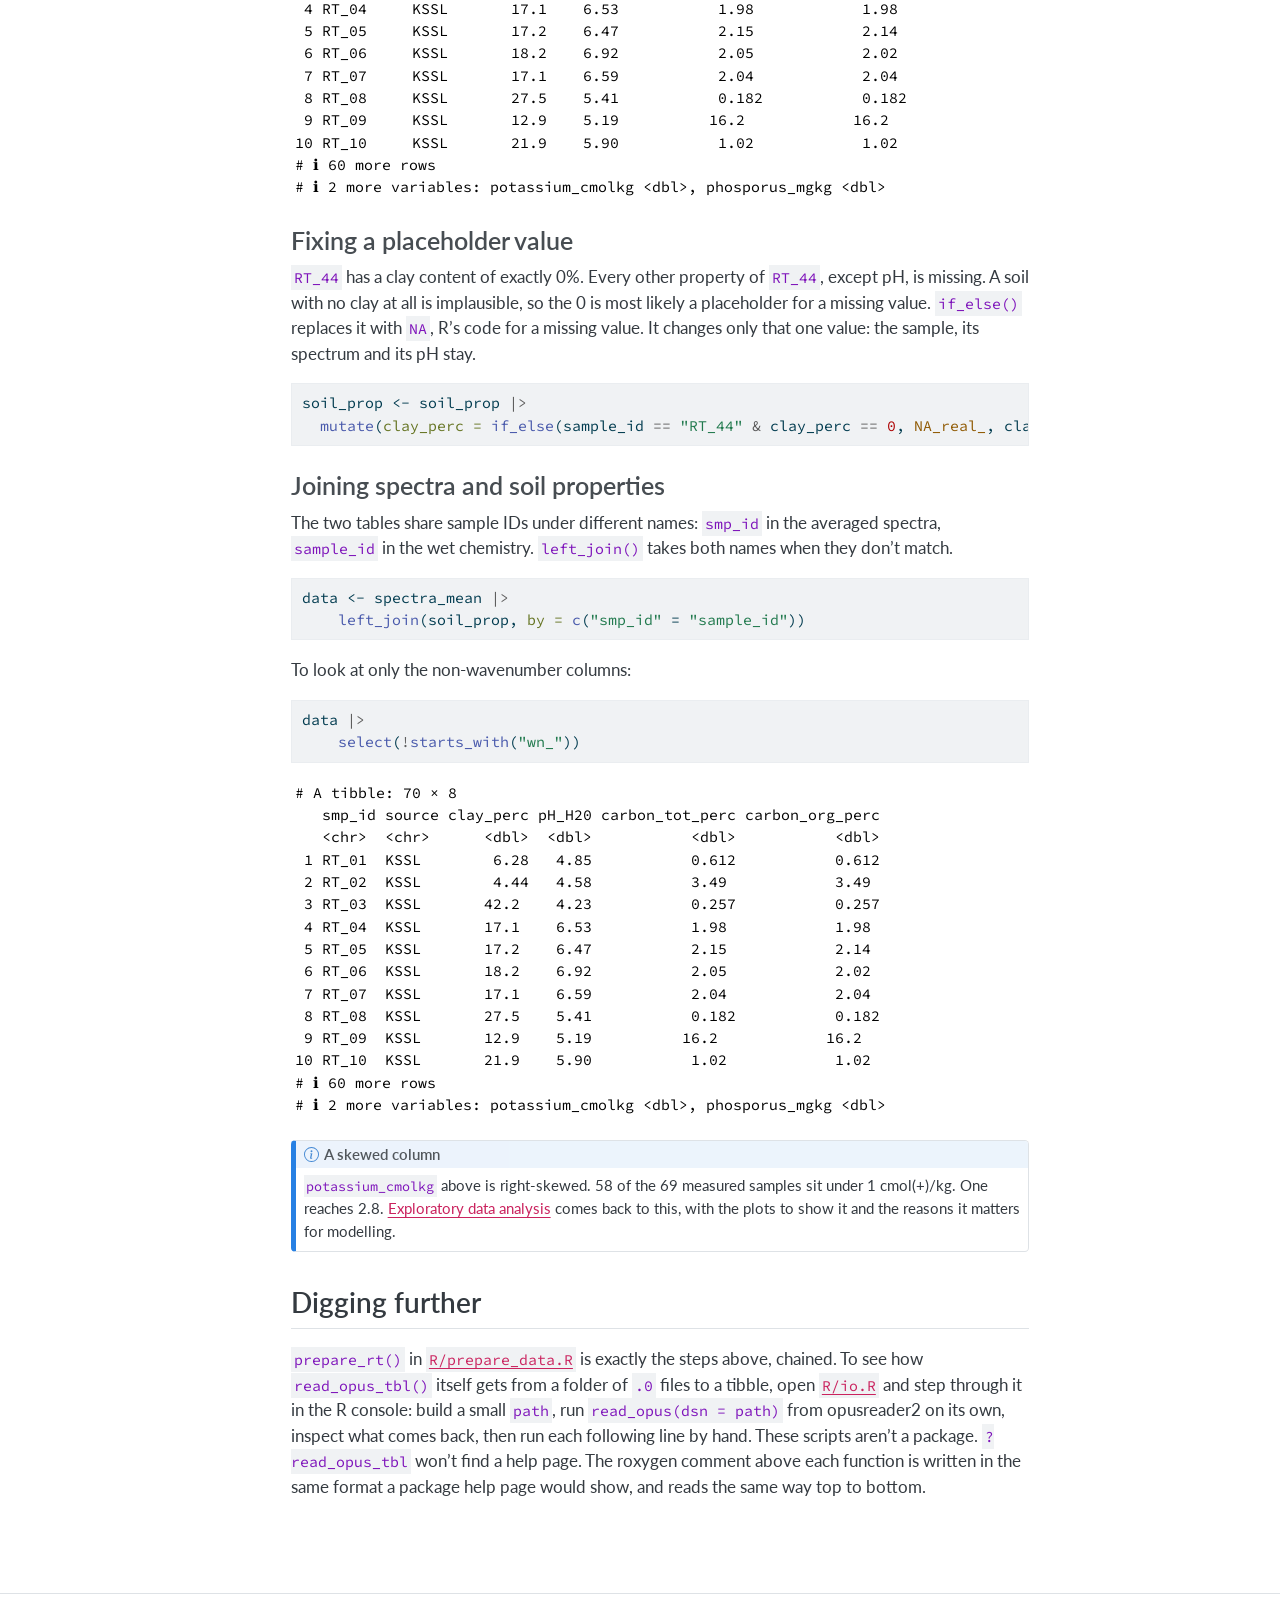
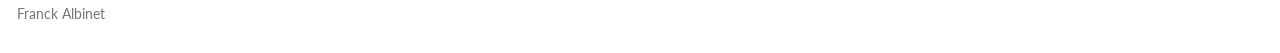
<file: 2-loading-data.html>
<!DOCTYPE html>
<html xmlns="http://www.w3.org/1999/xhtml" lang="en" xml:lang="en"><head>

<meta charset="utf-8">
<meta name="generator" content="quarto-1.9.37">

<meta name="viewport" content="width=device-width, initial-scale=1.0, user-scalable=yes">

<meta name="author" content="Franck Albinet">
<meta name="dcterms.date" content="2026-10-04">

<title>Loading spectral data – Soil mid-infrared spectroscopy with tidymodels</title>
<style>
/* Default styles provided by pandoc.
** See https://pandoc.org/MANUAL.html#variables-for-html for config info.
*/
code{white-space: pre-wrap;}
span.smallcaps{font-variant: small-caps;}
div.columns{display: flex; gap: min(4vw, 1.5em);}
div.column{flex: auto; overflow-x: auto;}
div.hanging-indent{margin-left: 1.5em; text-indent: -1.5em;}
ul.task-list{list-style: none;}
ul.task-list li input[type="checkbox"] {
  width: 0.8em;
  margin: 0 0.8em 0.2em -1em; /* quarto-specific, see https://github.com/quarto-dev/quarto-cli/issues/4556 */ 
  vertical-align: middle;
}
/* CSS for syntax highlighting */
html { -webkit-text-size-adjust: 100%; }
pre > code.sourceCode { white-space: pre; position: relative; }
pre > code.sourceCode > span { display: inline-block; line-height: 1.25; }
pre > code.sourceCode > span:empty { height: 1.2em; }
.sourceCode { overflow: visible; }
code.sourceCode > span { color: inherit; text-decoration: inherit; }
div.sourceCode { margin: 1em 0; }
pre.sourceCode { margin: 0; }
@media screen {
div.sourceCode { overflow: auto; }
}
@media print {
pre > code.sourceCode { white-space: pre-wrap; }
pre > code.sourceCode > span { text-indent: -5em; padding-left: 5em; }
}
pre.numberSource code
  { counter-reset: source-line 0; }
pre.numberSource code > span
  { position: relative; left: -4em; counter-increment: source-line; }
pre.numberSource code > span > a:first-child::before
  { content: counter(source-line);
    position: relative; left: -1em; text-align: right; vertical-align: baseline;
    border: none; display: inline-block;
    -webkit-touch-callout: none; -webkit-user-select: none;
    -khtml-user-select: none; -moz-user-select: none;
    -ms-user-select: none; user-select: none;
    padding: 0 4px; width: 4em;
  }
pre.numberSource { margin-left: 3em;  padding-left: 4px; }
div.sourceCode
  {   }
@media screen {
pre > code.sourceCode > span > a:first-child::before { text-decoration: underline; }
}
</style>


<script src="site_libs/quarto-nav/quarto-nav.js"></script>
<script src="site_libs/quarto-nav/headroom.min.js"></script>
<script src="site_libs/clipboard/clipboard.min.js"></script>
<script src="site_libs/quarto-search/autocomplete.umd.js"></script>
<script src="site_libs/quarto-search/fuse.min.js"></script>
<script src="site_libs/quarto-search/quarto-search.js"></script>
<meta name="quarto:offset" content="./">
<script src="site_libs/quarto-html/quarto.js" type="module"></script>
<script src="site_libs/quarto-html/tabsets/tabsets.js" type="module"></script>
<script src="site_libs/quarto-html/popper.min.js"></script>
<script src="site_libs/quarto-html/tippy.umd.min.js"></script>
<script src="site_libs/quarto-html/anchor.min.js"></script>
<link href="site_libs/quarto-html/tippy.css" rel="stylesheet">
<link href="site_libs/quarto-html/quarto-syntax-highlighting-a9c94084e156453ce75ecc8ff7b2041c.css" rel="stylesheet" id="quarto-text-highlighting-styles">
<script src="site_libs/bootstrap/bootstrap.min.js"></script>
<link href="site_libs/bootstrap/bootstrap-icons.css" rel="stylesheet">
<link href="site_libs/bootstrap/bootstrap-4c708733c4bd93f9cc044033404bda8f.min.css" rel="stylesheet" append-hash="true" id="quarto-bootstrap" data-mode="light">
<script id="quarto-search-options" type="application/json">{
  "location": "sidebar",
  "copy-button": false,
  "collapse-after": 3,
  "panel-placement": "start",
  "type": "textbox",
  "limit": 50,
  "keyboard-shortcut": [
    "f",
    "/",
    "s"
  ],
  "show-item-context": false,
  "language": {
    "search-no-results-text": "No results",
    "search-matching-documents-text": "matching documents",
    "search-copy-link-title": "Copy link to search",
    "search-hide-matches-text": "Hide additional matches",
    "search-more-match-text": "more match in this document",
    "search-more-matches-text": "more matches in this document",
    "search-clear-button-title": "Clear",
    "search-text-placeholder": "",
    "search-detached-cancel-button-title": "Cancel",
    "search-submit-button-title": "Submit",
    "search-label": "Search"
  }
}</script>
<link rel="preconnect" href="https://fonts.googleapis.com">
<link rel="preconnect" href="https://fonts.gstatic.com" crossorigin="">
<link href="https://fonts.googleapis.com/css2?family=Lato:ital,wght@0,300;0,400;0,700;0,900;1,400&amp;family=Source+Code+Pro&amp;display=swap" rel="stylesheet">


</head>

<body class="nav-sidebar docked quarto-light">

<div id="quarto-search-results"></div>
  <header id="quarto-header" class="headroom fixed-top">
  <nav class="quarto-secondary-nav">
    <div class="container-fluid d-flex">
      <button type="button" class="quarto-btn-toggle btn" data-bs-toggle="collapse" role="button" data-bs-target=".quarto-sidebar-collapse-item" aria-controls="quarto-sidebar" aria-expanded="false" aria-label="Toggle sidebar navigation" onclick="if (window.quartoToggleHeadroom) { window.quartoToggleHeadroom(); }">
        <i class="bi bi-layout-text-sidebar-reverse"></i>
      </button>
        <nav class="quarto-page-breadcrumbs" aria-label="breadcrumb"><ol class="breadcrumb"><li class="breadcrumb-item"><a href="./0-getting-setup.html">Foundations</a></li><li class="breadcrumb-item"><a href="./2-loading-data.html">Loading spectral data</a></li></ol></nav>
        <a class="flex-grow-1" role="navigation" data-bs-toggle="collapse" data-bs-target=".quarto-sidebar-collapse-item" aria-controls="quarto-sidebar" aria-expanded="false" aria-label="Toggle sidebar navigation" onclick="if (window.quartoToggleHeadroom) { window.quartoToggleHeadroom(); }">      
        </a>
      <button type="button" class="btn quarto-search-button" aria-label="Search" onclick="window.quartoOpenSearch();">
        <i class="bi bi-search"></i>
      </button>
    </div>
  </nav>
</header>
<!-- content -->
<div id="quarto-content" class="quarto-container page-columns page-rows-contents page-layout-article">
<!-- sidebar -->
  <nav id="quarto-sidebar" class="sidebar collapse collapse-horizontal quarto-sidebar-collapse-item sidebar-navigation docked overflow-auto">
    <div class="pt-lg-2 mt-2 text-left sidebar-header">
    <div class="sidebar-title mb-0 py-0">
      <a href="./">SOIl MIR SPECTROSCOPY</a> 
    </div>
      </div>
        <div class="mt-2 flex-shrink-0 align-items-center">
        <div class="sidebar-search">
        <div id="quarto-search" class="" title="Search"></div>
        </div>
        </div>
    <div class="sidebar-menu-container"> 
    <ul class="list-unstyled mt-1">
        <li class="sidebar-item">
  <div class="sidebar-item-container"> 
  <a href="./index.html" class="sidebar-item-text sidebar-link">
 <span class="menu-text">Home</span></a>
  </div>
</li>
        <li class="sidebar-item sidebar-item-section">
      <div class="sidebar-item-container"> 
            <a class="sidebar-item-text sidebar-link text-start" data-bs-toggle="collapse" data-bs-target="#quarto-sidebar-section-1" role="navigation" aria-expanded="true">
 <span class="menu-text">Foundations</span></a>
          <a class="sidebar-item-toggle text-start" data-bs-toggle="collapse" data-bs-target="#quarto-sidebar-section-1" role="navigation" aria-expanded="true" aria-label="Toggle section">
            <i class="bi bi-chevron-right ms-2"></i>
          </a> 
      </div>
      <ul id="quarto-sidebar-section-1" class="collapse list-unstyled sidebar-section depth1 show">  
          <li class="sidebar-item">
  <div class="sidebar-item-container"> 
  <a href="./0-getting-setup.html" class="sidebar-item-text sidebar-link">
 <span class="menu-text">Getting set up</span></a>
  </div>
</li>
          <li class="sidebar-item">
  <div class="sidebar-item-container"> 
  <a href="./1-full-pipeline.html" class="sidebar-item-text sidebar-link">
 <span class="menu-text">The full pipeline</span></a>
  </div>
</li>
          <li class="sidebar-item">
  <div class="sidebar-item-container"> 
  <a href="./2-loading-data.html" class="sidebar-item-text sidebar-link active">
 <span class="menu-text">Loading spectral data</span></a>
  </div>
</li>
          <li class="sidebar-item">
  <div class="sidebar-item-container"> 
  <a href="./3-eda.html" class="sidebar-item-text sidebar-link">
 <span class="menu-text">Exploratory Data Analysis</span></a>
  </div>
</li>
          <li class="sidebar-item">
  <div class="sidebar-item-container"> 
  <a href="./4-feature-engineering.html" class="sidebar-item-text sidebar-link">
 <span class="menu-text">Feature engineering</span></a>
  </div>
</li>
          <li class="sidebar-item">
  <div class="sidebar-item-container"> 
  <a href="./5-outlier-detection.html" class="sidebar-item-text sidebar-link">
 <span class="menu-text">Outlier detection</span></a>
  </div>
</li>
          <li class="sidebar-item">
  <div class="sidebar-item-container"> 
  <a href="./6-evaluating-performance.html" class="sidebar-item-text sidebar-link">
 <span class="menu-text">Evaluating performance</span></a>
  </div>
</li>
          <li class="sidebar-item">
  <div class="sidebar-item-container"> 
  <a href="./7-preparing-for-inference.html" class="sidebar-item-text sidebar-link">
 <span class="menu-text">Preparing a model for inference</span></a>
  </div>
</li>
      </ul>
  </li>
        <li class="sidebar-item sidebar-item-section">
      <div class="sidebar-item-container"> 
            <a class="sidebar-item-text sidebar-link text-start" data-bs-toggle="collapse" data-bs-target="#quarto-sidebar-section-2" role="navigation" aria-expanded="true">
 <span class="menu-text">Worked example</span></a>
          <a class="sidebar-item-toggle text-start" data-bs-toggle="collapse" data-bs-target="#quarto-sidebar-section-2" role="navigation" aria-expanded="true" aria-label="Toggle section">
            <i class="bi bi-chevron-right ms-2"></i>
          </a> 
      </div>
      <ul id="quarto-sidebar-section-2" class="collapse list-unstyled sidebar-section depth1 show">  
          <li class="sidebar-item">
  <div class="sidebar-item-container"> 
  <a href="./8-preparing-ossl.html" class="sidebar-item-text sidebar-link">
 <span class="menu-text">Preparing OSSL</span></a>
  </div>
</li>
          <li class="sidebar-item">
  <div class="sidebar-item-container"> 
  <a href="./9-kex-ossl-pipeline.html" class="sidebar-item-text sidebar-link">
 <span class="menu-text">Predicting Exchangeable Potassium using OSSL</span></a>
  </div>
</li>
      </ul>
  </li>
        <li class="sidebar-item sidebar-item-section">
      <div class="sidebar-item-container"> 
            <a class="sidebar-item-text sidebar-link text-start" data-bs-toggle="collapse" data-bs-target="#quarto-sidebar-section-3" role="navigation" aria-expanded="true">
 <span class="menu-text">Going further</span></a>
          <a class="sidebar-item-toggle text-start" data-bs-toggle="collapse" data-bs-target="#quarto-sidebar-section-3" role="navigation" aria-expanded="true" aria-label="Toggle section">
            <i class="bi bi-chevron-right ms-2"></i>
          </a> 
      </div>
      <ul id="quarto-sidebar-section-3" class="collapse list-unstyled sidebar-section depth1 show">  
          <li class="sidebar-item">
  <div class="sidebar-item-container"> 
  <a href="./howto/tuning-savitzky-golay.html" class="sidebar-item-text sidebar-link">
 <span class="menu-text">Does the Savitzky-Golay setting matter?</span></a>
  </div>
</li>
      </ul>
  </li>
    </ul>
    </div>
</nav>
<div id="quarto-sidebar-glass" class="quarto-sidebar-collapse-item" data-bs-toggle="collapse" data-bs-target=".quarto-sidebar-collapse-item"></div>
<!-- margin-sidebar -->
    <div id="quarto-margin-sidebar" class="sidebar margin-sidebar">
        <nav id="TOC" role="doc-toc" class="toc-active">
    <h2 id="toc-title">On this page</h2>
   
  <ul>
  <li><a href="#loading-and-joining-everything-in-one-call" id="toc-loading-and-joining-everything-in-one-call" class="nav-link active" data-scroll-target="#loading-and-joining-everything-in-one-call">Loading and joining everything in one call</a></li>
  <li><a href="#unpacking-prepare_rt" id="toc-unpacking-prepare_rt" class="nav-link" data-scroll-target="#unpacking-prepare_rt">Unpacking <code>prepare_rt()</code></a>
  <ul class="collapse">
  <li><a href="#reading-opus-spectra-files" id="toc-reading-opus-spectra-files" class="nav-link" data-scroll-target="#reading-opus-spectra-files">Reading OPUS spectra files</a></li>
  <li><a href="#averaging-replicate-scans" id="toc-averaging-replicate-scans" class="nav-link" data-scroll-target="#averaging-replicate-scans">Averaging replicate scans</a></li>
  <li><a href="#loading-soil-properties" id="toc-loading-soil-properties" class="nav-link" data-scroll-target="#loading-soil-properties">Loading soil properties</a></li>
  <li><a href="#fixing-a-placeholder-value" id="toc-fixing-a-placeholder-value" class="nav-link" data-scroll-target="#fixing-a-placeholder-value">Fixing a placeholder value</a></li>
  <li><a href="#joining-spectra-and-soil-properties" id="toc-joining-spectra-and-soil-properties" class="nav-link" data-scroll-target="#joining-spectra-and-soil-properties">Joining spectra and soil properties</a></li>
  </ul></li>
  <li><a href="#digging-further" id="toc-digging-further" class="nav-link" data-scroll-target="#digging-further">Digging further</a></li>
  </ul>
<div class="toc-actions"><ul><li><a href="https://github.com/franckalbinet/tidy-mirs/edit/main/2-loading-data.qmd" class="toc-action"><i class="bi bi-github"></i>Edit this page</a></li><li><a href="https://github.com/franckalbinet/tidy-mirs/issues/new" class="toc-action"><i class="bi empty"></i>Report an issue</a></li></ul></div></nav>
    </div>
<!-- main -->
<main class="content" id="quarto-document-content">

<header id="title-block-header" class="quarto-title-block default"><nav class="quarto-page-breadcrumbs quarto-title-breadcrumbs d-none d-lg-block" aria-label="breadcrumb"><ol class="breadcrumb"><li class="breadcrumb-item"><a href="./0-getting-setup.html">Foundations</a></li><li class="breadcrumb-item"><a href="./2-loading-data.html">Loading spectral data</a></li></ol></nav>
<div class="quarto-title">
<h1 class="title">Loading spectral data</h1>
<p class="subtitle lead">Read a folder of OPUS files and a wet chemistry CSV into one tibble.</p>
</div>



<div class="quarto-title-meta">

    <div>
    <div class="quarto-title-meta-heading">Author</div>
    <div class="quarto-title-meta-contents">
             <p>Franck Albinet </p>
          </div>
  </div>
    
    <div>
    <div class="quarto-title-meta-heading">Published</div>
    <div class="quarto-title-meta-contents">
      <p class="date">October 4, 2026</p>
    </div>
  </div>
  
    
  </div>
  


</header>


<p><a href="./1-full-pipeline.html">The full pipeline</a> already called <code>prepare_rt()</code> once, to get moving. This page opens that call up. It loads spectra and soil chemistry for this dataset’s soil samples. It turns them into the single tibble every later page in this course starts from. <code>source()</code> runs a plain R script and adds what it defines to your session, the job <code>import</code> does in Python. <code>read_opus_tbl()</code> and <code>prepare_rt()</code>, the two functions this page uses, live in <a href="https://github.com/franckalbinet/tidy-mirs/blob/main/R/io.R"><code>R/io.R</code></a> and <a href="https://github.com/franckalbinet/tidy-mirs/blob/main/R/prepare_data.R"><code>R/prepare_data.R</code></a>.</p>
<div class="cell" data-layout-align="center">
<div class="code-copy-outer-scaffold"><div class="sourceCode cell-code" id="cb1"><pre class="sourceCode r code-with-copy"><code class="sourceCode r"><span id="cb1-1"><a href="#cb1-1" aria-hidden="true" tabindex="-1"></a><span class="fu">library</span>(here)</span>
<span id="cb1-2"><a href="#cb1-2" aria-hidden="true" tabindex="-1"></a><span class="fu">library</span>(tidyverse)</span>
<span id="cb1-3"><a href="#cb1-3" aria-hidden="true" tabindex="-1"></a><span class="fu">source</span>(<span class="fu">here</span>(<span class="st">"R"</span>, <span class="st">"io.R"</span>))</span>
<span id="cb1-4"><a href="#cb1-4" aria-hidden="true" tabindex="-1"></a><span class="fu">source</span>(<span class="fu">here</span>(<span class="st">"R"</span>, <span class="st">"prepare_data.R"</span>))</span></code></pre></div><button title="Copy to Clipboard" class="code-copy-button"><i class="bi"></i></button></div>
</div>
<p>Two paths to set: the folder holding the OPUS files the spectrometer wrote, and the CSV holding the wet chemistry measured on the same samples.</p>
<div class="cell" data-layout-align="center">
<div class="code-copy-outer-scaffold"><div class="sourceCode cell-code" id="cb2"><pre class="sourceCode r code-with-copy"><code class="sourceCode r"><span id="cb2-1"><a href="#cb2-1" aria-hidden="true" tabindex="-1"></a>SPECTRA_DIR <span class="ot">=</span> <span class="fu">here</span>(<span class="st">"data/RT_spectra"</span>)</span>
<span id="cb2-2"><a href="#cb2-2" aria-hidden="true" tabindex="-1"></a>SOIL_PROP_FILE <span class="ot">=</span> <span class="fu">here</span>(<span class="st">"data/RT_wetchem_soildata.csv"</span>)</span></code></pre></div><button title="Copy to Clipboard" class="code-copy-button"><i class="bi"></i></button></div>
</div>
<section id="loading-and-joining-everything-in-one-call" class="level2">
<h2 class="anchored" data-anchor-id="loading-and-joining-everything-in-one-call">Loading and joining everything in one call</h2>
<p><code>prepare_rt()</code> does the whole job: read every OPUS file, average each sample’s repeat scans, load the wet chemistry, and join the two by sample ID.</p>
<div class="cell" data-layout-align="center">
<div class="code-copy-outer-scaffold"><div class="sourceCode cell-code" id="cb3"><pre class="sourceCode r code-with-copy"><code class="sourceCode r"><span id="cb3-1"><a href="#cb3-1" aria-hidden="true" tabindex="-1"></a>data <span class="ot">&lt;-</span> <span class="fu">prepare_rt</span>(SPECTRA_DIR, SOIL_PROP_FILE)</span>
<span id="cb3-2"><a href="#cb3-2" aria-hidden="true" tabindex="-1"></a>data</span></code></pre></div><button title="Copy to Clipboard" class="code-copy-button"><i class="bi"></i></button></div>
<div class="cell-output cell-output-stdout">
<pre><code># A tibble: 70 × 1,715
   smp_id wn_3997.5 wn_3995.5 wn_3993.4 wn_3991.4 wn_3989.3 wn_3987.3 wn_3985.2
   &lt;chr&gt;      &lt;dbl&gt;     &lt;dbl&gt;     &lt;dbl&gt;     &lt;dbl&gt;     &lt;dbl&gt;     &lt;dbl&gt;     &lt;dbl&gt;
 1 RT_01       1.02      1.02      1.02      1.02      1.02      1.02      1.02
 2 RT_02       1.16      1.16      1.16      1.16      1.16      1.16      1.16
 3 RT_03       1.22      1.22      1.23      1.23      1.23      1.23      1.23
 4 RT_04       1.10      1.10      1.10      1.10      1.10      1.10      1.10
 5 RT_05       1.13      1.13      1.13      1.13      1.13      1.13      1.13
 6 RT_06       1.12      1.12      1.12      1.12      1.12      1.12      1.12
 7 RT_07       1.12      1.12      1.12      1.12      1.12      1.12      1.12
 8 RT_08       1.15      1.15      1.15      1.15      1.15      1.15      1.15
 9 RT_09       1.38      1.38      1.38      1.38      1.38      1.38      1.38
10 RT_10       1.10      1.10      1.10      1.10      1.10      1.10      1.10
# ℹ 60 more rows
# ℹ 1,707 more variables: wn_3983.2 &lt;dbl&gt;, wn_3981.1 &lt;dbl&gt;, wn_3979.1 &lt;dbl&gt;,
#   wn_3977.0 &lt;dbl&gt;, wn_3975.0 &lt;dbl&gt;, wn_3972.9 &lt;dbl&gt;, wn_3970.9 &lt;dbl&gt;,
#   wn_3968.8 &lt;dbl&gt;, wn_3966.8 &lt;dbl&gt;, wn_3964.7 &lt;dbl&gt;, wn_3962.7 &lt;dbl&gt;,
#   wn_3960.6 &lt;dbl&gt;, wn_3958.6 &lt;dbl&gt;, wn_3956.5 &lt;dbl&gt;, wn_3954.5 &lt;dbl&gt;,
#   wn_3952.4 &lt;dbl&gt;, wn_3950.3 &lt;dbl&gt;, wn_3948.3 &lt;dbl&gt;, wn_3946.2 &lt;dbl&gt;,
#   wn_3944.2 &lt;dbl&gt;, wn_3942.1 &lt;dbl&gt;, wn_3940.1 &lt;dbl&gt;, wn_3938.0 &lt;dbl&gt;, …</code></pre>
</div>
</div>
<p>70 soil samples come back as 70 rows. Each row carries a wavenumber column for every point on the spectrum (<code>wn_*</code>) alongside the wet chemistry: clay percentage, pH, total and organic carbon, potassium, phosphorus.</p>
</section>
<section id="unpacking-prepare_rt" class="level2">
<h2 class="anchored" data-anchor-id="unpacking-prepare_rt">Unpacking <code>prepare_rt()</code></h2>
<p>The rest of this page opens up what <code>prepare_rt()</code> does underneath, one step at a time. Open <a href="https://github.com/franckalbinet/tidy-mirs/blob/main/R/prepare_data.R"><code>R/prepare_data.R</code></a> alongside this page if you want to follow the source directly. Each step below matches one chunk of that function.</p>
<section id="reading-opus-spectra-files" class="level3">
<h3 class="anchored" data-anchor-id="reading-opus-spectra-files">Reading OPUS spectra files</h3>
<p>The lab’s Bruker instrument writes one OPUS binary file per scan, with a <code>.0</code> extension: <code>RT_01_001.0</code>, <code>RT_01_002.0</code>, and so on for each of the four repeat scans per sample. <code>read_opus_tbl()</code> reads every file in a folder and returns one row per scan, wavenumbers as columns.</p>
<div class="cell" data-layout-align="center">
<div class="code-copy-outer-scaffold"><div class="sourceCode cell-code" id="cb5"><pre class="sourceCode r code-with-copy"><code class="sourceCode r"><span id="cb5-1"><a href="#cb5-1" aria-hidden="true" tabindex="-1"></a>spectra <span class="ot">&lt;-</span> <span class="fu">read_opus_tbl</span>(SPECTRA_DIR)</span>
<span id="cb5-2"><a href="#cb5-2" aria-hidden="true" tabindex="-1"></a>spectra</span></code></pre></div><button title="Copy to Clipboard" class="code-copy-button"><i class="bi"></i></button></div>
<div class="cell-output cell-output-stdout">
<pre><code># A tibble: 280 × 1,708
   spc_id  wn_3997.5 wn_3995.5 wn_3993.4 wn_3991.4 wn_3989.3 wn_3987.3 wn_3985.2
   &lt;chr&gt;       &lt;dbl&gt;     &lt;dbl&gt;     &lt;dbl&gt;     &lt;dbl&gt;     &lt;dbl&gt;     &lt;dbl&gt;     &lt;dbl&gt;
 1 RT_01_…     1.07      1.07      1.07      1.07      1.07      1.07      1.07 
 2 RT_01_…     1.03      1.03      1.03      1.03      1.03      1.03      1.03 
 3 RT_01_…     1.00      1.00      1.00      1.00      1.00      1.00      1.00 
 4 RT_01_…     0.993     0.992     0.992     0.992     0.993     0.993     0.993
 5 RT_02_…     1.15      1.15      1.15      1.15      1.15      1.15      1.15 
 6 RT_02_…     1.19      1.19      1.19      1.19      1.19      1.19      1.19 
 7 RT_02_…     1.17      1.17      1.17      1.17      1.17      1.17      1.17 
 8 RT_02_…     1.13      1.13      1.13      1.13      1.13      1.13      1.13 
 9 RT_03_…     1.19      1.19      1.19      1.19      1.19      1.20      1.20 
10 RT_03_…     1.28      1.28      1.28      1.28      1.28      1.28      1.28 
# ℹ 270 more rows
# ℹ 1,700 more variables: wn_3983.2 &lt;dbl&gt;, wn_3981.1 &lt;dbl&gt;, wn_3979.1 &lt;dbl&gt;,
#   wn_3977.0 &lt;dbl&gt;, wn_3975.0 &lt;dbl&gt;, wn_3972.9 &lt;dbl&gt;, wn_3970.9 &lt;dbl&gt;,
#   wn_3968.8 &lt;dbl&gt;, wn_3966.8 &lt;dbl&gt;, wn_3964.7 &lt;dbl&gt;, wn_3962.7 &lt;dbl&gt;,
#   wn_3960.6 &lt;dbl&gt;, wn_3958.6 &lt;dbl&gt;, wn_3956.5 &lt;dbl&gt;, wn_3954.5 &lt;dbl&gt;,
#   wn_3952.4 &lt;dbl&gt;, wn_3950.3 &lt;dbl&gt;, wn_3948.3 &lt;dbl&gt;, wn_3946.2 &lt;dbl&gt;,
#   wn_3944.2 &lt;dbl&gt;, wn_3942.1 &lt;dbl&gt;, wn_3940.1 &lt;dbl&gt;, wn_3938.0 &lt;dbl&gt;, …</code></pre>
</div>
</div>
</section>
<section id="averaging-replicate-scans" class="level3">
<h3 class="anchored" data-anchor-id="averaging-replicate-scans">Averaging replicate scans</h3>
<p>Each sample was scanned four times. <code>read_opus_tbl()</code> keeps every scan as its own row. <code>str_extract()</code> pulls the shared sample ID out of each scan’s filename, for example <code>RT_01</code> out of <code>RT_01_001</code>. Grouping by that ID and averaging every wavenumber column collapses the four scans into the one row per sample the rest of the pipeline needs.</p>
<div class="callout callout-style-default callout-note callout-titled">
<div class="callout-header d-flex align-content-center">
<div class="callout-icon-container">
<i class="callout-icon"></i>
</div>
<div class="callout-title-container flex-fill">
<span class="screen-reader-only">Note</span>dplyr, four verbs at a time
</div>
</div>
<div class="callout-body-container callout-body">
<p>This chunk is your first look at dplyr, the package tidyverse uses for reshaping tables like this one. <code>mutate()</code> adds a column, <code>group_by()</code> marks rows to summarize together, <code>summarize()</code> collapses each group to one row, and <code>across()</code> applies the same function to several columns at once, here every column starting <code>wn_</code>. These four verbs cover most day-to-day data wrangling in R. The <a href="https://posit.co/resources/cheatsheets/">dplyr cheatsheet</a> and the <a href="https://dplyr.tidyverse.org">dplyr reference site</a> cover the rest.</p>
</div>
</div>
<div class="cell" data-layout-align="center">
<div class="code-copy-outer-scaffold"><div class="sourceCode cell-code" id="cb7"><pre class="sourceCode r code-with-copy"><code class="sourceCode r"><span id="cb7-1"><a href="#cb7-1" aria-hidden="true" tabindex="-1"></a>spectra_mean <span class="ot">&lt;-</span> spectra <span class="sc">|&gt;</span></span>
<span id="cb7-2"><a href="#cb7-2" aria-hidden="true" tabindex="-1"></a>    <span class="fu">mutate</span>(<span class="at">smp_id =</span> <span class="fu">str_extract</span>(spc_id, <span class="st">"RT_</span><span class="sc">\\</span><span class="st">d+"</span>)) <span class="sc">|&gt;</span></span>
<span id="cb7-3"><a href="#cb7-3" aria-hidden="true" tabindex="-1"></a>    <span class="fu">group_by</span>(smp_id) <span class="sc">|&gt;</span></span>
<span id="cb7-4"><a href="#cb7-4" aria-hidden="true" tabindex="-1"></a>    <span class="fu">summarize</span>(<span class="fu">across</span>(<span class="fu">starts_with</span>(<span class="st">"wn_"</span>), mean))</span></code></pre></div><button title="Copy to Clipboard" class="code-copy-button"><i class="bi"></i></button></div>
</div>
</section>
<section id="loading-soil-properties" class="level3">
<h3 class="anchored" data-anchor-id="loading-soil-properties">Loading soil properties</h3>
<p>The wet chemistry lives in a plain CSV, one row per sample.</p>
<div class="cell" data-layout-align="center">
<div class="code-copy-outer-scaffold"><div class="sourceCode cell-code" id="cb8"><pre class="sourceCode r code-with-copy"><code class="sourceCode r"><span id="cb8-1"><a href="#cb8-1" aria-hidden="true" tabindex="-1"></a>soil_prop <span class="ot">&lt;-</span> <span class="fu">read_csv</span>(SOIL_PROP_FILE)</span></code></pre></div><button title="Copy to Clipboard" class="code-copy-button"><i class="bi"></i></button></div>
</div>
<p>Interactively (e.g.&nbsp;in Positron or RStudio), <code>view(soil_prop)</code> opens the data viewer pane. For a rendered page, printing the tibble works just as well here. It has a manageable number of columns to show inline.</p>
<div class="cell" data-layout-align="center">
<div class="code-copy-outer-scaffold"><div class="sourceCode cell-code" id="cb9"><pre class="sourceCode r code-with-copy"><code class="sourceCode r"><span id="cb9-1"><a href="#cb9-1" aria-hidden="true" tabindex="-1"></a>soil_prop</span></code></pre></div><button title="Copy to Clipboard" class="code-copy-button"><i class="bi"></i></button></div>
<div class="cell-output cell-output-stdout">
<pre><code># A tibble: 70 × 8
   sample_id source clay_perc pH_H20 carbon_tot_perc carbon_org_perc
   &lt;chr&gt;     &lt;chr&gt;      &lt;dbl&gt;  &lt;dbl&gt;           &lt;dbl&gt;           &lt;dbl&gt;
 1 RT_01     KSSL        6.28   4.85           0.612           0.612
 2 RT_02     KSSL        4.44   4.58           3.49            3.49 
 3 RT_03     KSSL       42.2    4.23           0.257           0.257
 4 RT_04     KSSL       17.1    6.53           1.98            1.98 
 5 RT_05     KSSL       17.2    6.47           2.15            2.14 
 6 RT_06     KSSL       18.2    6.92           2.05            2.02 
 7 RT_07     KSSL       17.1    6.59           2.04            2.04 
 8 RT_08     KSSL       27.5    5.41           0.182           0.182
 9 RT_09     KSSL       12.9    5.19          16.2            16.2  
10 RT_10     KSSL       21.9    5.90           1.02            1.02 
# ℹ 60 more rows
# ℹ 2 more variables: potassium_cmolkg &lt;dbl&gt;, phosporus_mgkg &lt;dbl&gt;</code></pre>
</div>
</div>
</section>
<section id="fixing-a-placeholder-value" class="level3">
<h3 class="anchored" data-anchor-id="fixing-a-placeholder-value">Fixing a placeholder value</h3>
<p><code>RT_44</code> has a clay content of exactly 0%. Every other property of <code>RT_44</code>, except pH, is missing. A soil with no clay at all is implausible, so the 0 is most likely a placeholder for a missing value. <code>if_else()</code> replaces it with <code>NA</code>, R’s code for a missing value. It changes only that one value: the sample, its spectrum and its pH stay.</p>
<div class="cell" data-layout-align="center">
<div class="code-copy-outer-scaffold"><div class="sourceCode cell-code" id="cb11"><pre class="sourceCode r code-with-copy"><code class="sourceCode r"><span id="cb11-1"><a href="#cb11-1" aria-hidden="true" tabindex="-1"></a>soil_prop <span class="ot">&lt;-</span> soil_prop <span class="sc">|&gt;</span></span>
<span id="cb11-2"><a href="#cb11-2" aria-hidden="true" tabindex="-1"></a>  <span class="fu">mutate</span>(<span class="at">clay_perc =</span> <span class="fu">if_else</span>(sample_id <span class="sc">==</span> <span class="st">"RT_44"</span> <span class="sc">&amp;</span> clay_perc <span class="sc">==</span> <span class="dv">0</span>, <span class="cn">NA_real_</span>, clay_perc))</span></code></pre></div><button title="Copy to Clipboard" class="code-copy-button"><i class="bi"></i></button></div>
</div>
</section>
<section id="joining-spectra-and-soil-properties" class="level3">
<h3 class="anchored" data-anchor-id="joining-spectra-and-soil-properties">Joining spectra and soil properties</h3>
<p>The two tables share sample IDs under different names: <code>smp_id</code> in the averaged spectra, <code>sample_id</code> in the wet chemistry. <code>left_join()</code> takes both names when they don’t match.</p>
<div class="cell" data-layout-align="center">
<div class="code-copy-outer-scaffold"><div class="sourceCode cell-code" id="cb12"><pre class="sourceCode r code-with-copy"><code class="sourceCode r"><span id="cb12-1"><a href="#cb12-1" aria-hidden="true" tabindex="-1"></a>data <span class="ot">&lt;-</span> spectra_mean <span class="sc">|&gt;</span> </span>
<span id="cb12-2"><a href="#cb12-2" aria-hidden="true" tabindex="-1"></a>    <span class="fu">left_join</span>(soil_prop, <span class="at">by =</span> <span class="fu">c</span>(<span class="st">"smp_id"</span> <span class="ot">=</span> <span class="st">"sample_id"</span>))</span></code></pre></div><button title="Copy to Clipboard" class="code-copy-button"><i class="bi"></i></button></div>
</div>
<p>To look at only the non-wavenumber columns:</p>
<div class="cell" data-layout-align="center">
<div class="code-copy-outer-scaffold"><div class="sourceCode cell-code" id="cb13"><pre class="sourceCode r code-with-copy"><code class="sourceCode r"><span id="cb13-1"><a href="#cb13-1" aria-hidden="true" tabindex="-1"></a>data <span class="sc">|&gt;</span> </span>
<span id="cb13-2"><a href="#cb13-2" aria-hidden="true" tabindex="-1"></a>    <span class="fu">select</span>(<span class="sc">!</span><span class="fu">starts_with</span>(<span class="st">"wn_"</span>))</span></code></pre></div><button title="Copy to Clipboard" class="code-copy-button"><i class="bi"></i></button></div>
<div class="cell-output cell-output-stdout">
<pre><code># A tibble: 70 × 8
   smp_id source clay_perc pH_H20 carbon_tot_perc carbon_org_perc
   &lt;chr&gt;  &lt;chr&gt;      &lt;dbl&gt;  &lt;dbl&gt;           &lt;dbl&gt;           &lt;dbl&gt;
 1 RT_01  KSSL        6.28   4.85           0.612           0.612
 2 RT_02  KSSL        4.44   4.58           3.49            3.49 
 3 RT_03  KSSL       42.2    4.23           0.257           0.257
 4 RT_04  KSSL       17.1    6.53           1.98            1.98 
 5 RT_05  KSSL       17.2    6.47           2.15            2.14 
 6 RT_06  KSSL       18.2    6.92           2.05            2.02 
 7 RT_07  KSSL       17.1    6.59           2.04            2.04 
 8 RT_08  KSSL       27.5    5.41           0.182           0.182
 9 RT_09  KSSL       12.9    5.19          16.2            16.2  
10 RT_10  KSSL       21.9    5.90           1.02            1.02 
# ℹ 60 more rows
# ℹ 2 more variables: potassium_cmolkg &lt;dbl&gt;, phosporus_mgkg &lt;dbl&gt;</code></pre>
</div>
</div>
<div class="callout callout-style-default callout-note callout-titled">
<div class="callout-header d-flex align-content-center">
<div class="callout-icon-container">
<i class="callout-icon"></i>
</div>
<div class="callout-title-container flex-fill">
<span class="screen-reader-only">Note</span>A skewed column
</div>
</div>
<div class="callout-body-container callout-body">
<p><code>potassium_cmolkg</code> above is right-skewed. 58 of the 69 measured samples sit under 1 cmol(+)/kg. One reaches 2.8. <a href="./3-eda.html">Exploratory data analysis</a> comes back to this, with the plots to show it and the reasons it matters for modelling.</p>
</div>
</div>
</section>
</section>
<section id="digging-further" class="level2">
<h2 class="anchored" data-anchor-id="digging-further">Digging further</h2>
<p><code>prepare_rt()</code> in <a href="https://github.com/franckalbinet/tidy-mirs/blob/main/R/prepare_data.R"><code>R/prepare_data.R</code></a> is exactly the steps above, chained. To see how <code>read_opus_tbl()</code> itself gets from a folder of <code>.0</code> files to a tibble, open <a href="https://github.com/franckalbinet/tidy-mirs/blob/main/R/io.R"><code>R/io.R</code></a> and step through it in the R console: build a small <code>path</code>, run <code>read_opus(dsn = path)</code> from opusreader2 on its own, inspect what comes back, then run each following line by hand. These scripts aren’t a package. <code>?read_opus_tbl</code> won’t find a help page. The roxygen comment above each function is written in the same format a package help page would show, and reads the same way top to bottom.</p>


</section>

</main> <!-- /main -->
<script id="quarto-html-after-body" type="application/javascript">
  window.document.addEventListener("DOMContentLoaded", function (event) {
    const icon = "";
    const anchorJS = new window.AnchorJS();
    anchorJS.options = {
      placement: 'right',
      icon: icon
    };
    anchorJS.add('.anchored');
    const isCodeAnnotation = (el) => {
      for (const clz of el.classList) {
        if (clz.startsWith('code-annotation-')) {                     
          return true;
        }
      }
      return false;
    }
    const onCopySuccess = function(e) {
      // button target
      const button = e.trigger;
      // don't keep focus
      button.blur();
      // flash "checked"
      button.classList.add('code-copy-button-checked');
      var currentTitle = button.getAttribute("title");
      button.setAttribute("title", "Copied!");
      let tooltip;
      if (window.bootstrap) {
        button.setAttribute("data-bs-toggle", "tooltip");
        button.setAttribute("data-bs-placement", "left");
        button.setAttribute("data-bs-title", "Copied!");
        tooltip = new bootstrap.Tooltip(button, 
          { trigger: "manual", 
            customClass: "code-copy-button-tooltip",
            offset: [0, -8]});
        tooltip.show();    
      }
      setTimeout(function() {
        if (tooltip) {
          tooltip.hide();
          button.removeAttribute("data-bs-title");
          button.removeAttribute("data-bs-toggle");
          button.removeAttribute("data-bs-placement");
        }
        button.setAttribute("title", currentTitle);
        button.classList.remove('code-copy-button-checked');
      }, 1000);
      // clear code selection
      e.clearSelection();
    }
    const getTextToCopy = function(trigger) {
      const outerScaffold = trigger.parentElement.cloneNode(true);
      const codeEl = outerScaffold.querySelector('code');
      for (const childEl of codeEl.children) {
        if (isCodeAnnotation(childEl)) {
          childEl.remove();
        }
      }
      return codeEl.innerText;
    }
    const clipboard = new window.ClipboardJS('.code-copy-button:not([data-in-quarto-modal])', {
      text: getTextToCopy
    });
    clipboard.on('success', onCopySuccess);
    if (window.document.getElementById('quarto-embedded-source-code-modal')) {
      const clipboardModal = new window.ClipboardJS('.code-copy-button[data-in-quarto-modal]', {
        text: getTextToCopy,
        container: window.document.getElementById('quarto-embedded-source-code-modal')
      });
      clipboardModal.on('success', onCopySuccess);
    }
      var localhostRegex = new RegExp(/^(?:http|https):\/\/localhost\:?[0-9]*\//);
      var mailtoRegex = new RegExp(/^mailto:/);
        var filterRegex = new RegExp("https:\/\/franckalbinet\.github\.io\/tidy-mirs\/");
      var isInternal = (href) => {
          return filterRegex.test(href) || localhostRegex.test(href) || mailtoRegex.test(href);
      }
      // Inspect non-navigation links and adorn them if external
     var links = window.document.querySelectorAll('a[href]:not(.nav-link):not(.navbar-brand):not(.toc-action):not(.sidebar-link):not(.sidebar-item-toggle):not(.pagination-link):not(.no-external):not([aria-hidden]):not(.dropdown-item):not(.quarto-navigation-tool):not(.about-link)');
      for (var i=0; i<links.length; i++) {
        const link = links[i];
        if (!isInternal(link.href)) {
          // undo the damage that might have been done by quarto-nav.js in the case of
          // links that we want to consider external
          if (link.dataset.originalHref !== undefined) {
            link.href = link.dataset.originalHref;
          }
        }
      }
    function tippyHover(el, contentFn, onTriggerFn, onUntriggerFn) {
      const config = {
        allowHTML: true,
        maxWidth: 500,
        delay: 100,
        arrow: false,
        appendTo: function(el) {
            return el.parentElement;
        },
        interactive: true,
        interactiveBorder: 10,
        theme: 'quarto',
        placement: 'bottom-start',
      };
      if (contentFn) {
        config.content = contentFn;
      }
      if (onTriggerFn) {
        config.onTrigger = onTriggerFn;
      }
      if (onUntriggerFn) {
        config.onUntrigger = onUntriggerFn;
      }
      window.tippy(el, config); 
    }
    const noterefs = window.document.querySelectorAll('a[role="doc-noteref"]');
    for (var i=0; i<noterefs.length; i++) {
      const ref = noterefs[i];
      tippyHover(ref, function() {
        // use id or data attribute instead here
        let href = ref.getAttribute('data-footnote-href') || ref.getAttribute('href');
        try { href = new URL(href).hash; } catch {}
        const id = href.replace(/^#\/?/, "");
        const note = window.document.getElementById(id);
        if (note) {
          return note.innerHTML;
        } else {
          return "";
        }
      });
    }
    const xrefs = window.document.querySelectorAll('a.quarto-xref');
    const processXRef = (id, note) => {
      // Strip column container classes
      const stripColumnClz = (el) => {
        el.classList.remove("page-full", "page-columns");
        if (el.children) {
          for (const child of el.children) {
            stripColumnClz(child);
          }
        }
      }
      stripColumnClz(note)
      if (id === null || id.startsWith('sec-')) {
        // Special case sections, only their first couple elements
        const container = document.createElement("div");
        if (note.children && note.children.length > 2) {
          container.appendChild(note.children[0].cloneNode(true));
          for (let i = 1; i < note.children.length; i++) {
            const child = note.children[i];
            if (child.tagName === "P" && child.innerText === "") {
              continue;
            } else {
              container.appendChild(child.cloneNode(true));
              break;
            }
          }
          if (window.Quarto?.typesetMath) {
            window.Quarto.typesetMath(container);
          }
          return container.innerHTML
        } else {
          if (window.Quarto?.typesetMath) {
            window.Quarto.typesetMath(note);
          }
          return note.innerHTML;
        }
      } else {
        // Remove any anchor links if they are present
        const anchorLink = note.querySelector('a.anchorjs-link');
        if (anchorLink) {
          anchorLink.remove();
        }
        if (window.Quarto?.typesetMath) {
          window.Quarto.typesetMath(note);
        }
        if (note.classList.contains("callout")) {
          return note.outerHTML;
        } else {
          return note.innerHTML;
        }
      }
    }
    for (var i=0; i<xrefs.length; i++) {
      const xref = xrefs[i];
      tippyHover(xref, undefined, function(instance) {
        instance.disable();
        let url = xref.getAttribute('href');
        let hash = undefined; 
        if (url.startsWith('#')) {
          hash = url;
        } else {
          try { hash = new URL(url).hash; } catch {}
        }
        if (hash) {
          const id = hash.replace(/^#\/?/, "");
          const note = window.document.getElementById(id);
          if (note !== null) {
            try {
              const html = processXRef(id, note.cloneNode(true));
              instance.setContent(html);
            } finally {
              instance.enable();
              instance.show();
            }
          } else {
            // See if we can fetch this
            fetch(url.split('#')[0])
            .then(res => res.text())
            .then(html => {
              const parser = new DOMParser();
              const htmlDoc = parser.parseFromString(html, "text/html");
              const note = htmlDoc.getElementById(id);
              if (note !== null) {
                const html = processXRef(id, note);
                instance.setContent(html);
              } 
            }).finally(() => {
              instance.enable();
              instance.show();
            });
          }
        } else {
          // See if we can fetch a full url (with no hash to target)
          // This is a special case and we should probably do some content thinning / targeting
          fetch(url)
          .then(res => res.text())
          .then(html => {
            const parser = new DOMParser();
            const htmlDoc = parser.parseFromString(html, "text/html");
            const note = htmlDoc.querySelector('main.content');
            if (note !== null) {
              // This should only happen for chapter cross references
              // (since there is no id in the URL)
              // remove the first header
              if (note.children.length > 0 && note.children[0].tagName === "HEADER") {
                note.children[0].remove();
              }
              const html = processXRef(null, note);
              instance.setContent(html);
            } 
          }).finally(() => {
            instance.enable();
            instance.show();
          });
        }
      }, function(instance) {
      });
    }
        let selectedAnnoteEl;
        const selectorForAnnotation = ( cell, annotation) => {
          let cellAttr = 'data-code-cell="' + cell + '"';
          let lineAttr = 'data-code-annotation="' +  annotation + '"';
          const selector = 'span[' + cellAttr + '][' + lineAttr + ']';
          return selector;
        }
        const selectCodeLines = (annoteEl) => {
          const doc = window.document;
          const targetCell = annoteEl.getAttribute("data-target-cell");
          const targetAnnotation = annoteEl.getAttribute("data-target-annotation");
          const annoteSpan = window.document.querySelector(selectorForAnnotation(targetCell, targetAnnotation));
          const lines = annoteSpan.getAttribute("data-code-lines").split(",");
          const lineIds = lines.map((line) => {
            return targetCell + "-" + line;
          })
          let top = null;
          let height = null;
          let parent = null;
          if (lineIds.length > 0) {
              //compute the position of the single el (top and bottom and make a div)
              const el = window.document.getElementById(lineIds[0]);
              top = el.offsetTop;
              height = el.offsetHeight;
              parent = el.parentElement.parentElement;
            if (lineIds.length > 1) {
              const lastEl = window.document.getElementById(lineIds[lineIds.length - 1]);
              const bottom = lastEl.offsetTop + lastEl.offsetHeight;
              height = bottom - top;
            }
            if (top !== null && height !== null && parent !== null) {
              // cook up a div (if necessary) and position it 
              let div = window.document.getElementById("code-annotation-line-highlight");
              if (div === null) {
                div = window.document.createElement("div");
                div.setAttribute("id", "code-annotation-line-highlight");
                div.style.position = 'absolute';
                parent.appendChild(div);
              }
              div.style.top = top - 2 + "px";
              div.style.height = height + 4 + "px";
              div.style.left = 0;
              let gutterDiv = window.document.getElementById("code-annotation-line-highlight-gutter");
              if (gutterDiv === null) {
                gutterDiv = window.document.createElement("div");
                gutterDiv.setAttribute("id", "code-annotation-line-highlight-gutter");
                gutterDiv.style.position = 'absolute';
                const codeCell = window.document.getElementById(targetCell);
                const gutter = codeCell.querySelector('.code-annotation-gutter');
                gutter.appendChild(gutterDiv);
              }
              gutterDiv.style.top = top - 2 + "px";
              gutterDiv.style.height = height + 4 + "px";
            }
            selectedAnnoteEl = annoteEl;
          }
        };
        const unselectCodeLines = () => {
          const elementsIds = ["code-annotation-line-highlight", "code-annotation-line-highlight-gutter"];
          elementsIds.forEach((elId) => {
            const div = window.document.getElementById(elId);
            if (div) {
              div.remove();
            }
          });
          selectedAnnoteEl = undefined;
        };
          // Handle positioning of the toggle
      window.addEventListener(
        "resize",
        throttle(() => {
          elRect = undefined;
          if (selectedAnnoteEl) {
            selectCodeLines(selectedAnnoteEl);
          }
        }, 10)
      );
      function throttle(fn, ms) {
      let throttle = false;
      let timer;
        return (...args) => {
          if(!throttle) { // first call gets through
              fn.apply(this, args);
              throttle = true;
          } else { // all the others get throttled
              if(timer) clearTimeout(timer); // cancel #2
              timer = setTimeout(() => {
                fn.apply(this, args);
                timer = throttle = false;
              }, ms);
          }
        };
      }
        // Attach click handler to the DT
        const annoteDls = window.document.querySelectorAll('dt[data-target-cell]');
        for (const annoteDlNode of annoteDls) {
          annoteDlNode.addEventListener('click', (event) => {
            const clickedEl = event.target;
            if (clickedEl !== selectedAnnoteEl) {
              unselectCodeLines();
              const activeEl = window.document.querySelector('dt[data-target-cell].code-annotation-active');
              if (activeEl) {
                activeEl.classList.remove('code-annotation-active');
              }
              selectCodeLines(clickedEl);
              clickedEl.classList.add('code-annotation-active');
            } else {
              // Unselect the line
              unselectCodeLines();
              clickedEl.classList.remove('code-annotation-active');
            }
          });
        }
    const findCites = (el) => {
      const parentEl = el.parentElement;
      if (parentEl) {
        const cites = parentEl.dataset.cites;
        if (cites) {
          return {
            el,
            cites: cites.split(' ')
          };
        } else {
          return findCites(el.parentElement)
        }
      } else {
        return undefined;
      }
    };
    var bibliorefs = window.document.querySelectorAll('a[role="doc-biblioref"]');
    for (var i=0; i<bibliorefs.length; i++) {
      const ref = bibliorefs[i];
      const citeInfo = findCites(ref);
      if (citeInfo) {
        tippyHover(citeInfo.el, function() {
          var popup = window.document.createElement('div');
          citeInfo.cites.forEach(function(cite) {
            var citeDiv = window.document.createElement('div');
            citeDiv.classList.add('hanging-indent');
            citeDiv.classList.add('csl-entry');
            var biblioDiv = window.document.getElementById('ref-' + cite);
            if (biblioDiv) {
              citeDiv.innerHTML = biblioDiv.innerHTML;
            }
            popup.appendChild(citeDiv);
          });
          return popup.innerHTML;
        });
      }
    }
  });
  </script>
</div> <!-- /content -->
<footer class="footer">
  <div class="nav-footer">
    <div class="nav-footer-left">
<p>Franck Albinet</p>
</div>   
    <div class="nav-footer-center">
      &nbsp;
    <div class="toc-actions d-sm-block d-md-none"><ul><li><a href="https://github.com/franckalbinet/tidy-mirs/edit/main/2-loading-data.qmd" class="toc-action"><i class="bi bi-github"></i>Edit this page</a></li><li><a href="https://github.com/franckalbinet/tidy-mirs/issues/new" class="toc-action"><i class="bi empty"></i>Report an issue</a></li></ul></div></div>
    <div class="nav-footer-right">
      &nbsp;
    </div>
  </div>
</footer>




</body></html>
</file>
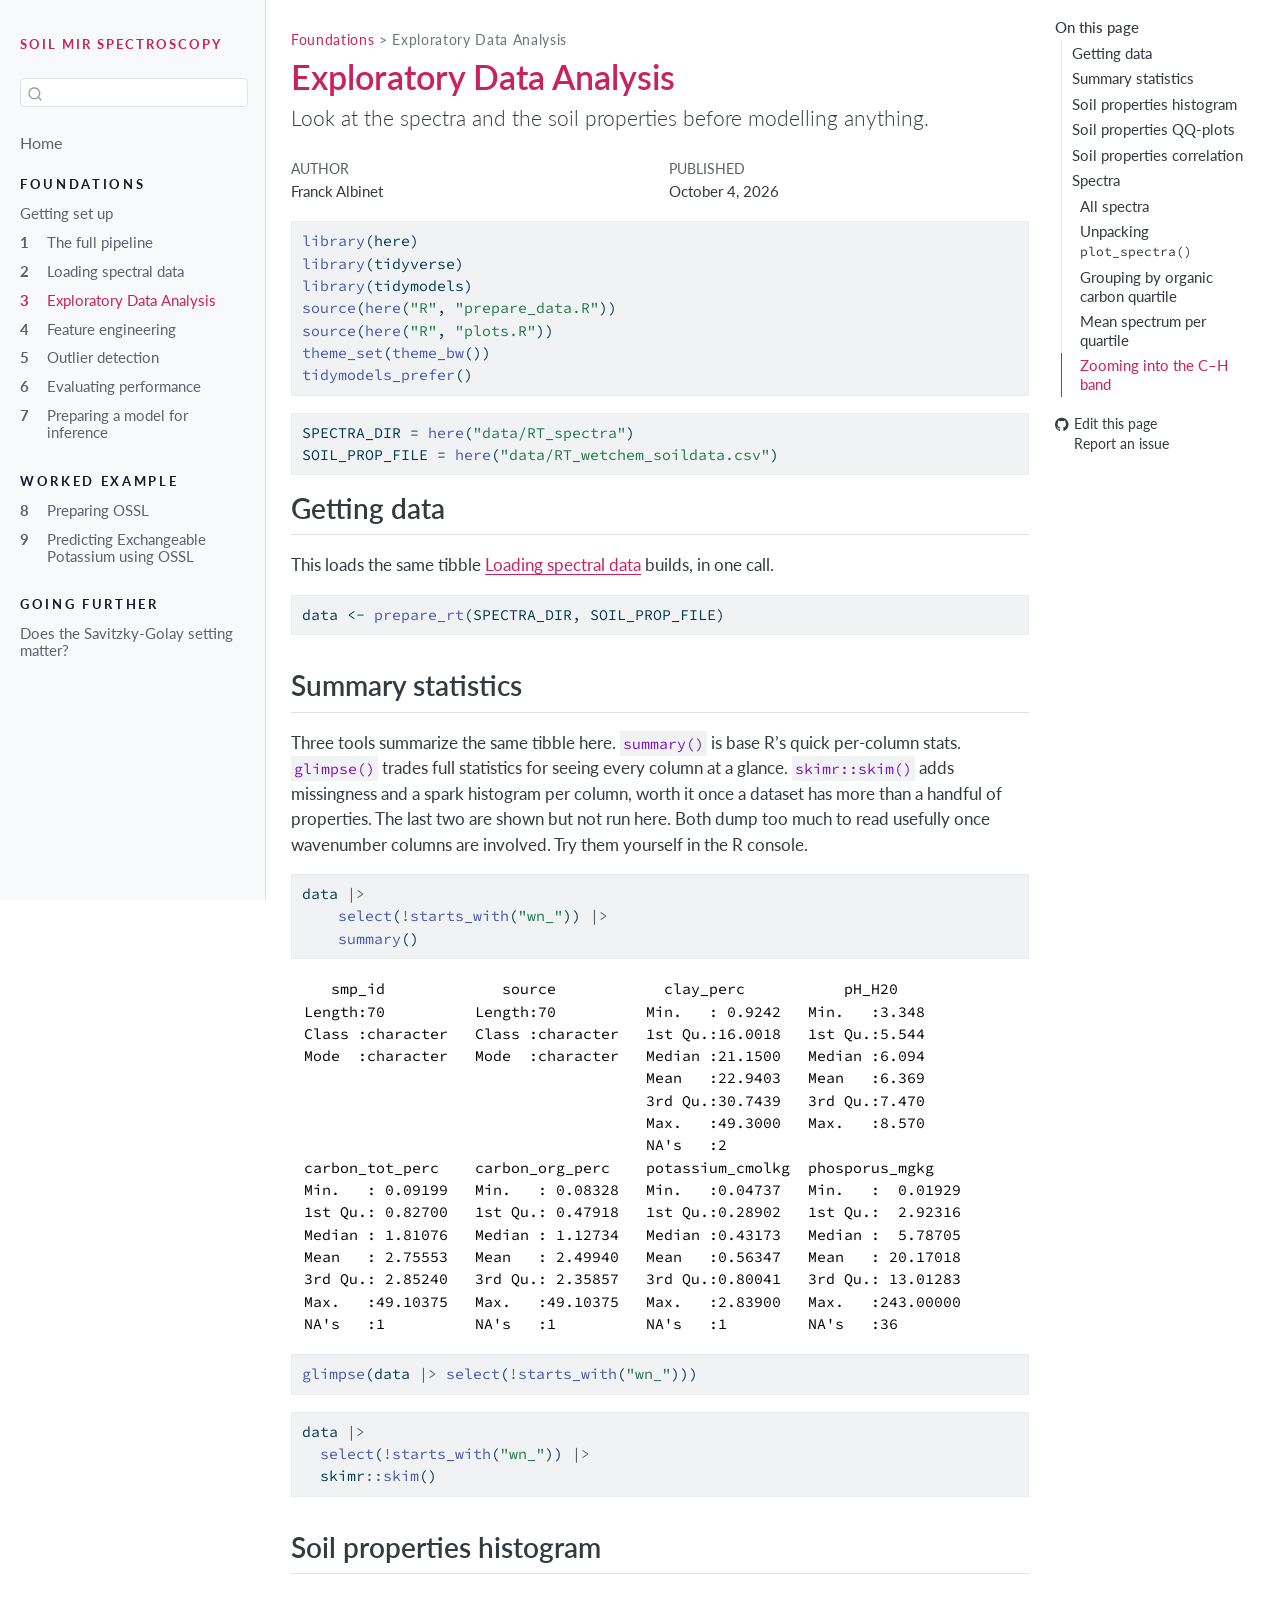
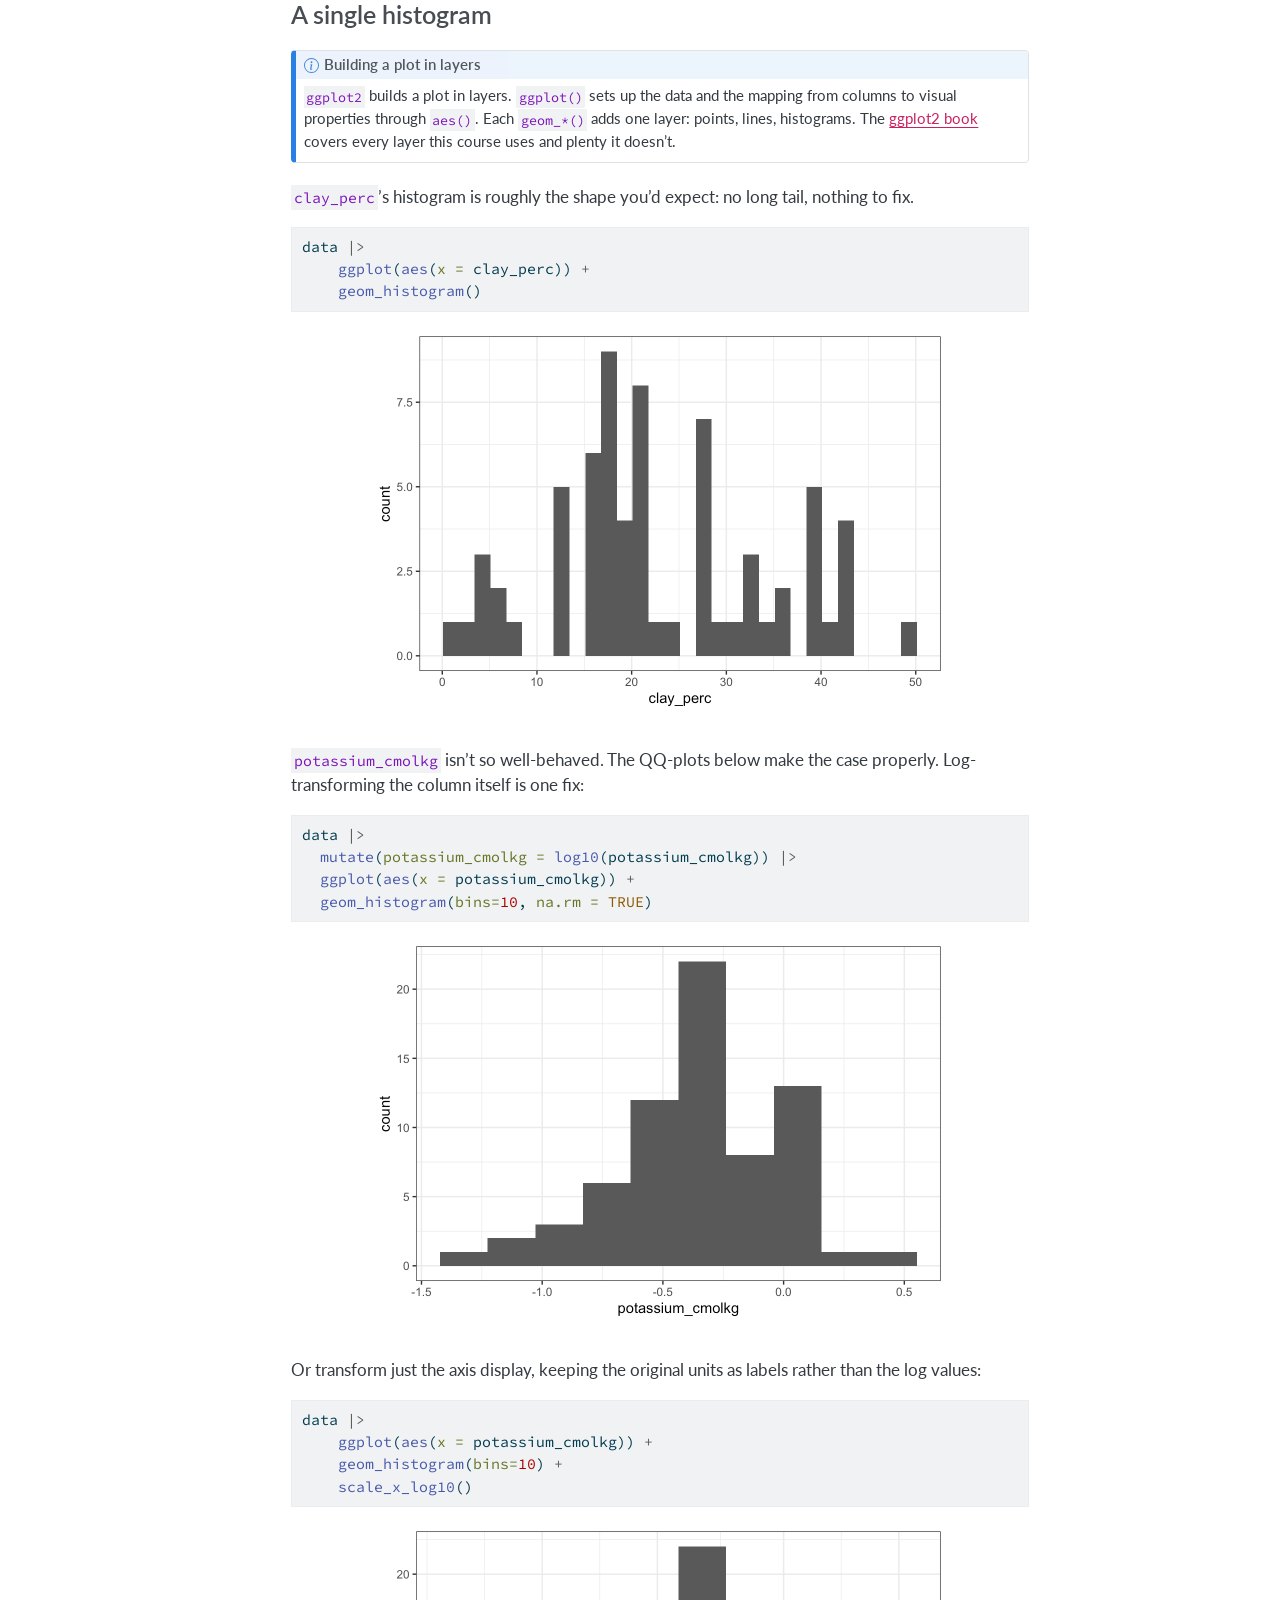
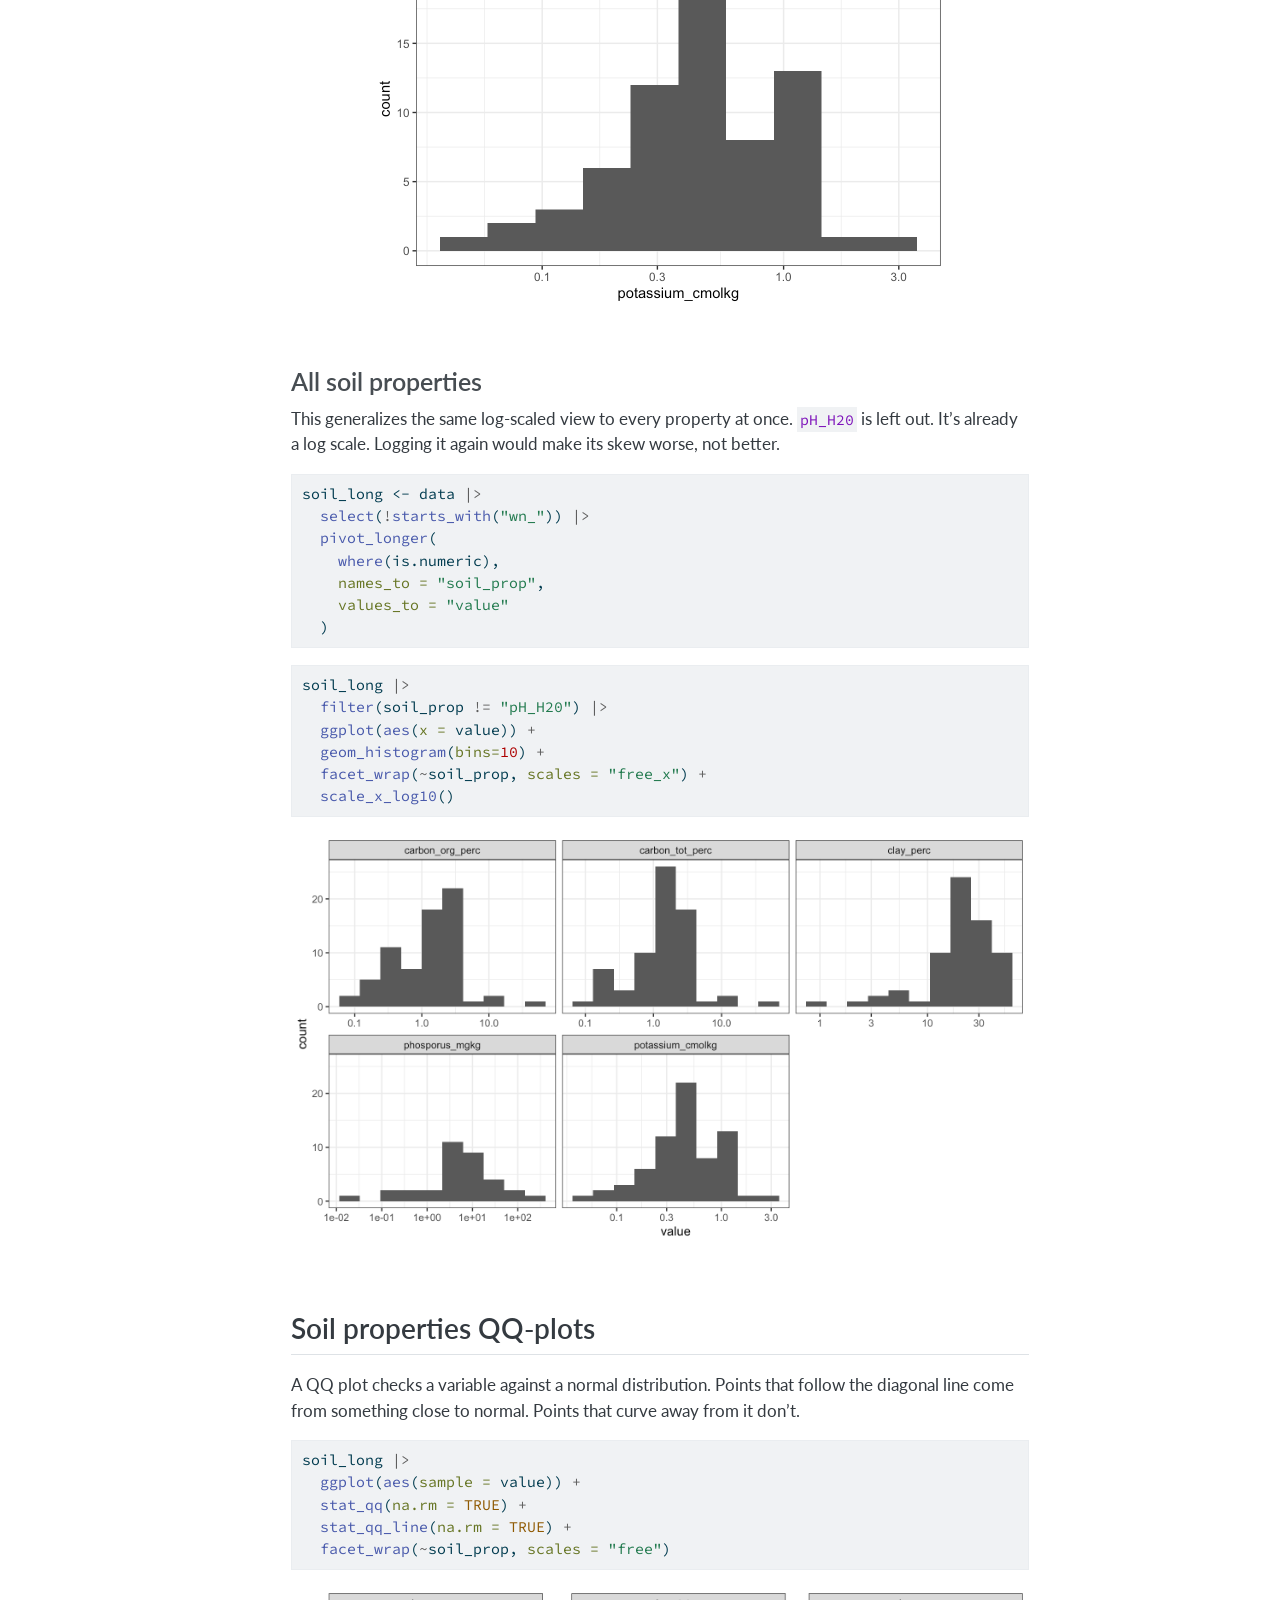
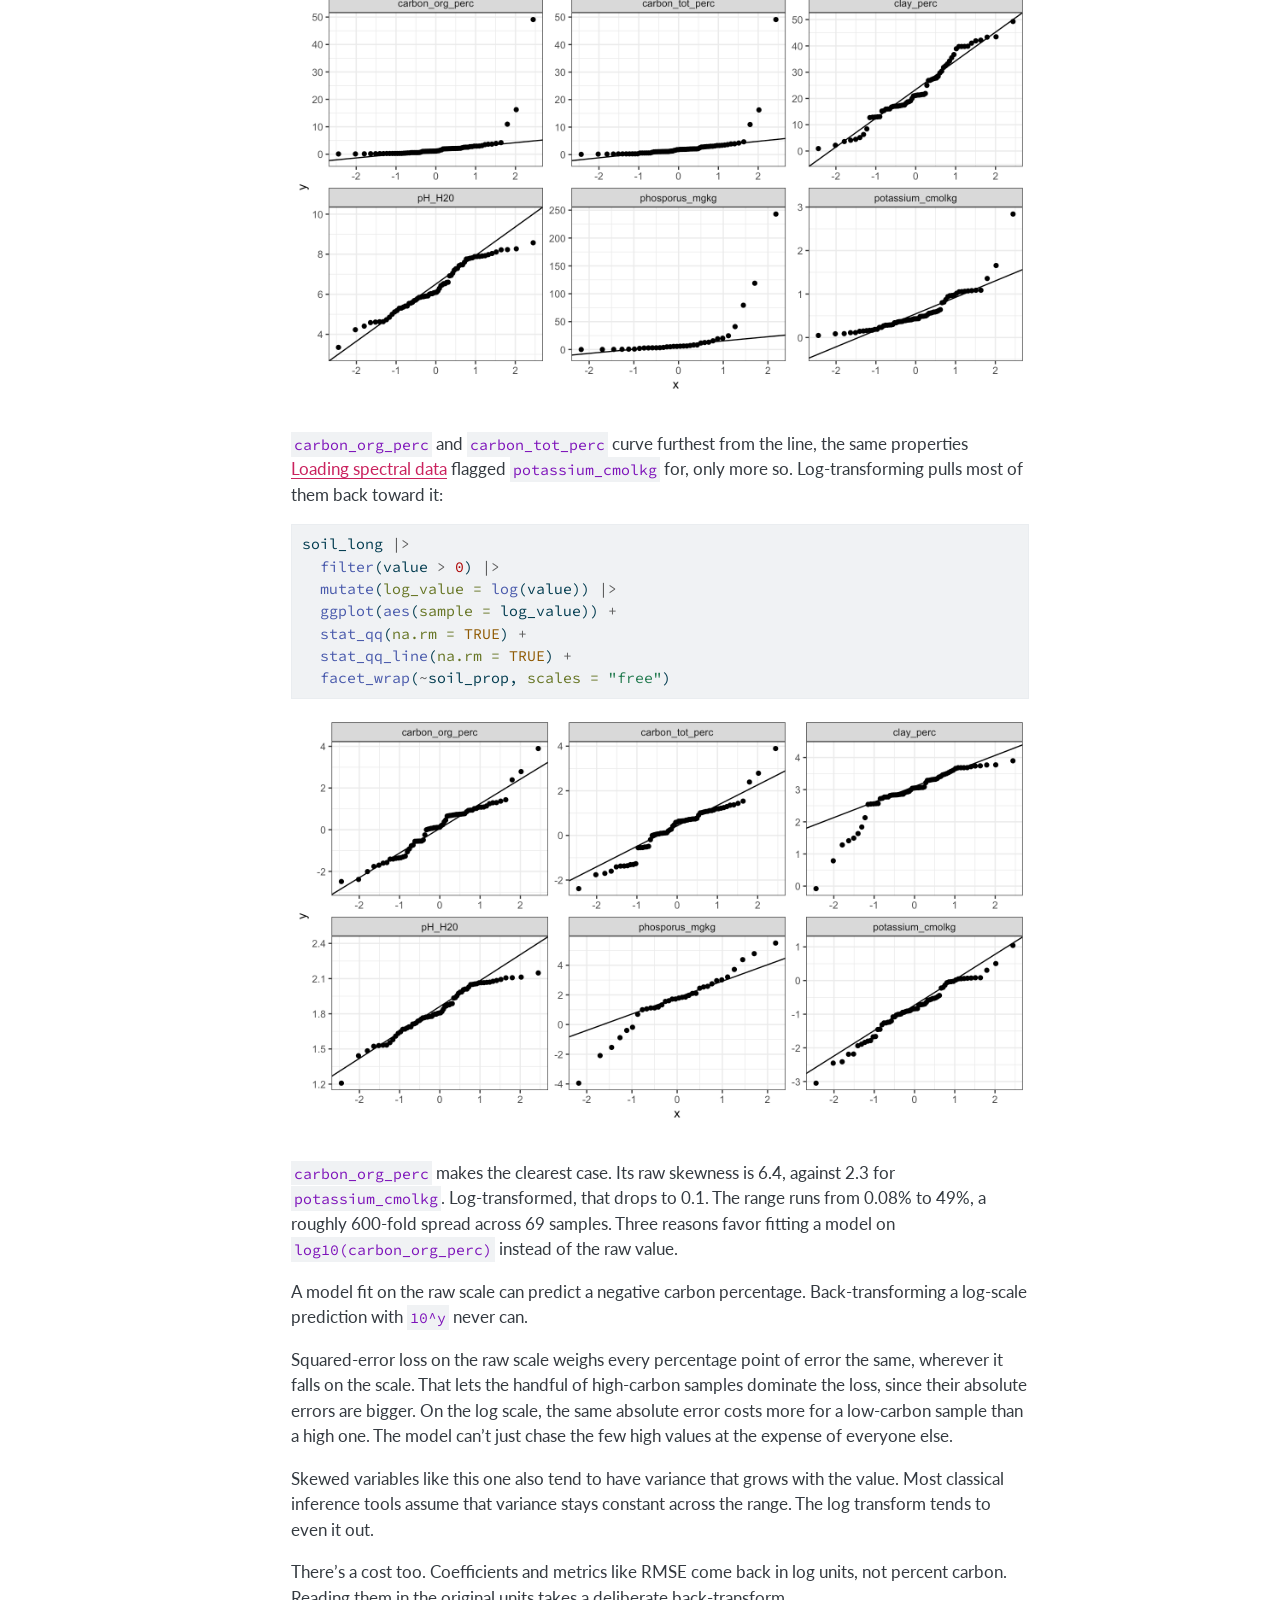
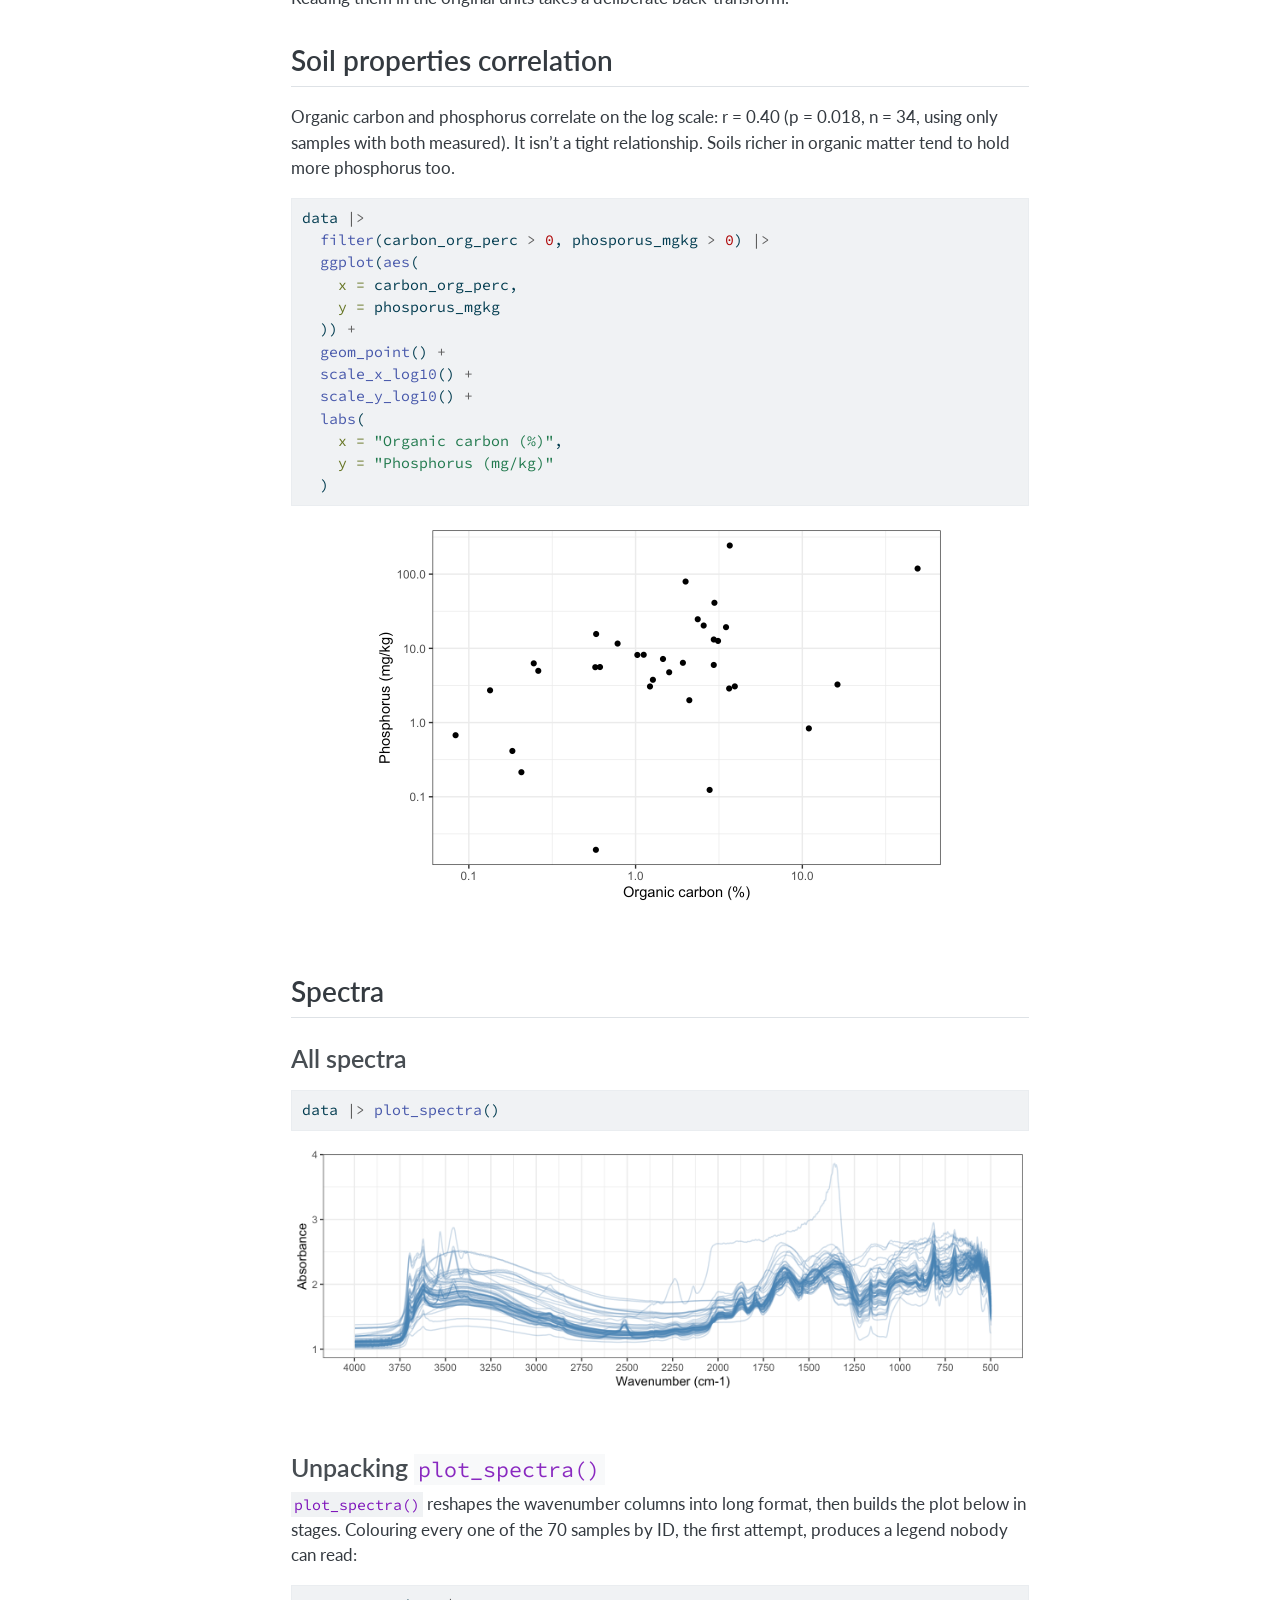
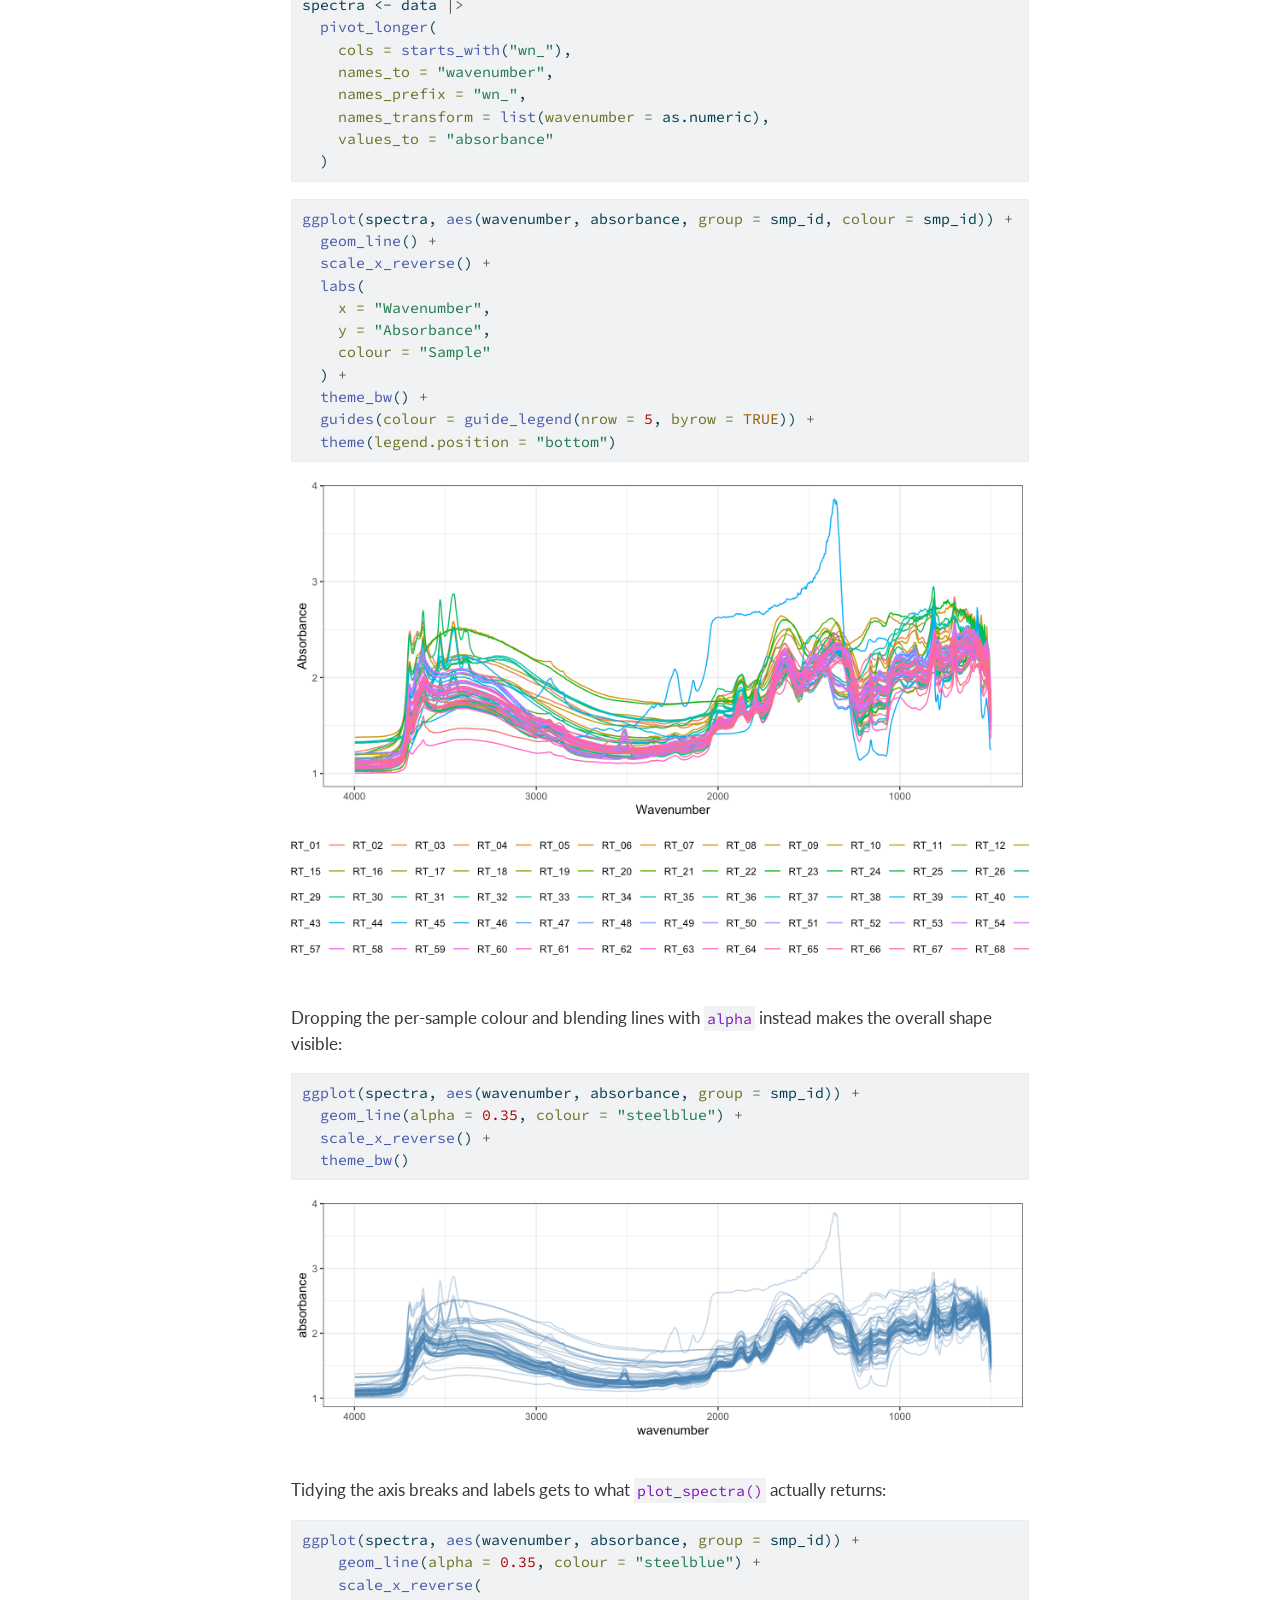
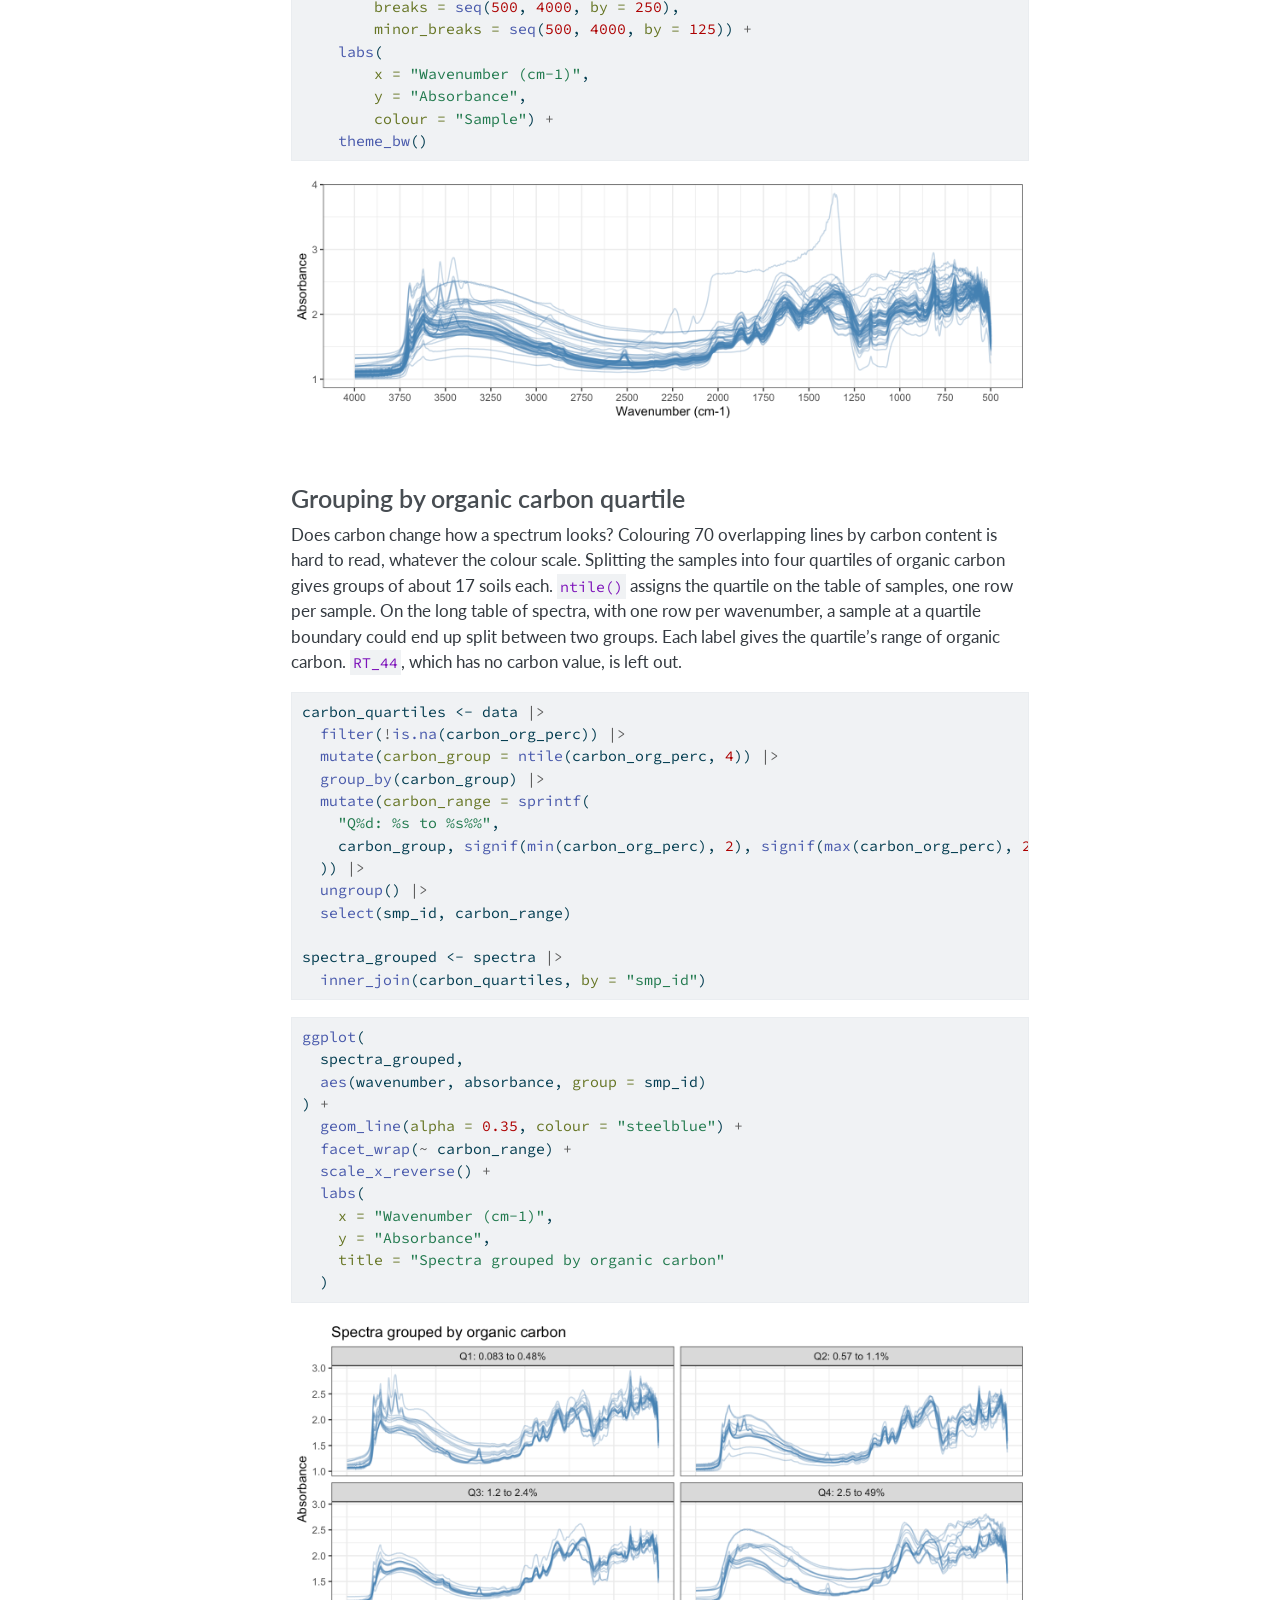
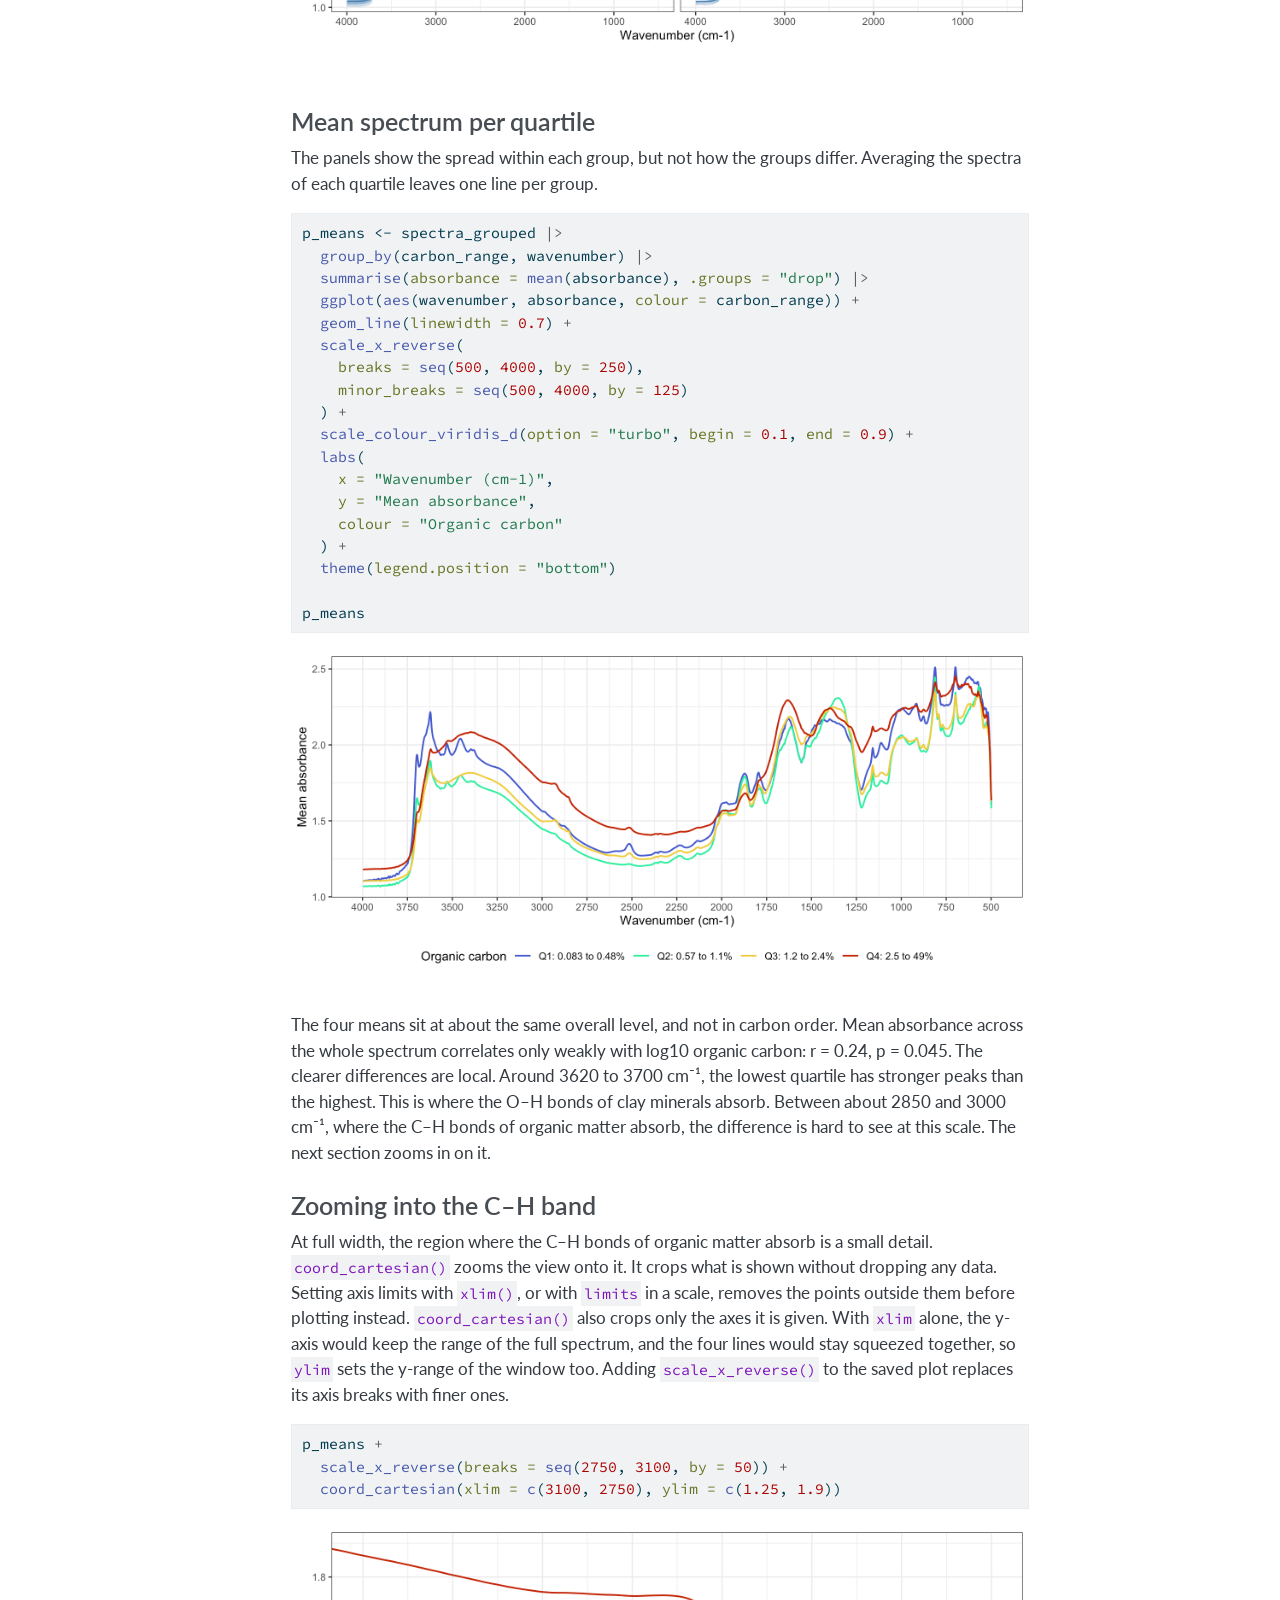
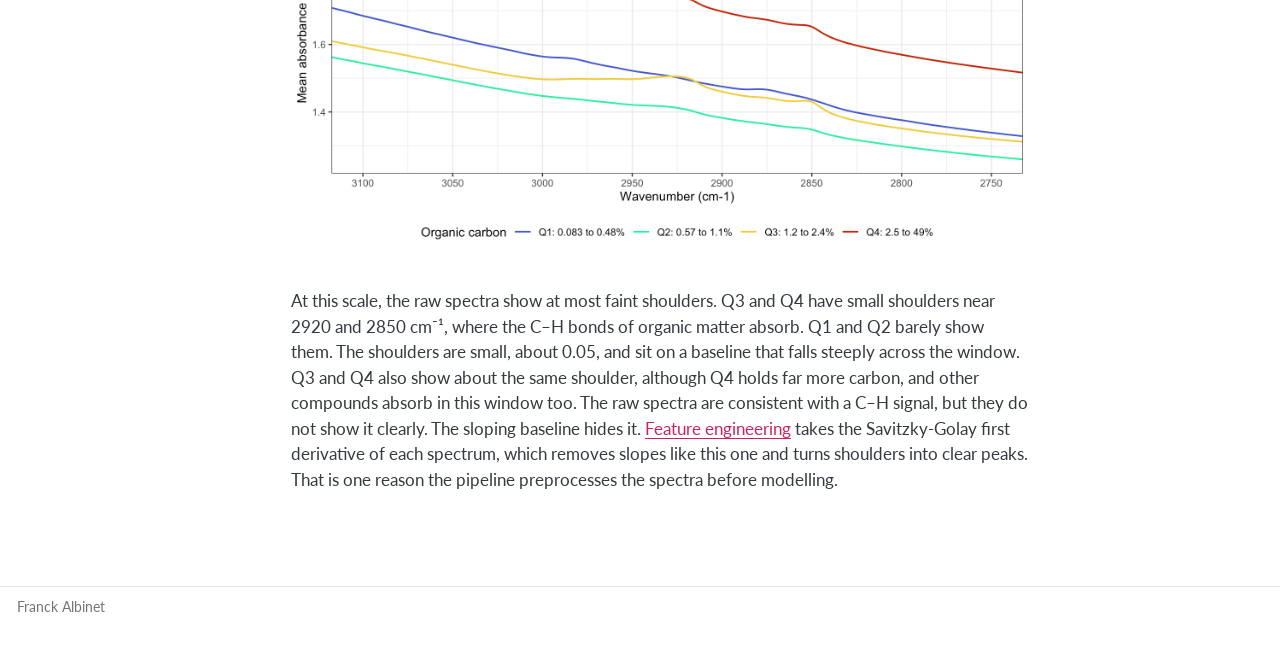
<file: 3-eda.html>
<!DOCTYPE html>
<html xmlns="http://www.w3.org/1999/xhtml" lang="en" xml:lang="en"><head>

<meta charset="utf-8">
<meta name="generator" content="quarto-1.9.37">

<meta name="viewport" content="width=device-width, initial-scale=1.0, user-scalable=yes">

<meta name="author" content="Franck Albinet">
<meta name="dcterms.date" content="2026-10-04">

<title>Exploratory Data Analysis – Soil mid-infrared spectroscopy with tidymodels</title>
<style>
/* Default styles provided by pandoc.
** See https://pandoc.org/MANUAL.html#variables-for-html for config info.
*/
code{white-space: pre-wrap;}
span.smallcaps{font-variant: small-caps;}
div.columns{display: flex; gap: min(4vw, 1.5em);}
div.column{flex: auto; overflow-x: auto;}
div.hanging-indent{margin-left: 1.5em; text-indent: -1.5em;}
ul.task-list{list-style: none;}
ul.task-list li input[type="checkbox"] {
  width: 0.8em;
  margin: 0 0.8em 0.2em -1em; /* quarto-specific, see https://github.com/quarto-dev/quarto-cli/issues/4556 */ 
  vertical-align: middle;
}
/* CSS for syntax highlighting */
html { -webkit-text-size-adjust: 100%; }
pre > code.sourceCode { white-space: pre; position: relative; }
pre > code.sourceCode > span { display: inline-block; line-height: 1.25; }
pre > code.sourceCode > span:empty { height: 1.2em; }
.sourceCode { overflow: visible; }
code.sourceCode > span { color: inherit; text-decoration: inherit; }
div.sourceCode { margin: 1em 0; }
pre.sourceCode { margin: 0; }
@media screen {
div.sourceCode { overflow: auto; }
}
@media print {
pre > code.sourceCode { white-space: pre-wrap; }
pre > code.sourceCode > span { text-indent: -5em; padding-left: 5em; }
}
pre.numberSource code
  { counter-reset: source-line 0; }
pre.numberSource code > span
  { position: relative; left: -4em; counter-increment: source-line; }
pre.numberSource code > span > a:first-child::before
  { content: counter(source-line);
    position: relative; left: -1em; text-align: right; vertical-align: baseline;
    border: none; display: inline-block;
    -webkit-touch-callout: none; -webkit-user-select: none;
    -khtml-user-select: none; -moz-user-select: none;
    -ms-user-select: none; user-select: none;
    padding: 0 4px; width: 4em;
  }
pre.numberSource { margin-left: 3em;  padding-left: 4px; }
div.sourceCode
  {   }
@media screen {
pre > code.sourceCode > span > a:first-child::before { text-decoration: underline; }
}
</style>


<script src="site_libs/quarto-nav/quarto-nav.js"></script>
<script src="site_libs/quarto-nav/headroom.min.js"></script>
<script src="site_libs/clipboard/clipboard.min.js"></script>
<script src="site_libs/quarto-search/autocomplete.umd.js"></script>
<script src="site_libs/quarto-search/fuse.min.js"></script>
<script src="site_libs/quarto-search/quarto-search.js"></script>
<meta name="quarto:offset" content="./">
<script src="site_libs/quarto-html/quarto.js" type="module"></script>
<script src="site_libs/quarto-html/tabsets/tabsets.js" type="module"></script>
<script src="site_libs/quarto-html/popper.min.js"></script>
<script src="site_libs/quarto-html/tippy.umd.min.js"></script>
<script src="site_libs/quarto-html/anchor.min.js"></script>
<link href="site_libs/quarto-html/tippy.css" rel="stylesheet">
<link href="site_libs/quarto-html/quarto-syntax-highlighting-a9c94084e156453ce75ecc8ff7b2041c.css" rel="stylesheet" id="quarto-text-highlighting-styles">
<script src="site_libs/bootstrap/bootstrap.min.js"></script>
<link href="site_libs/bootstrap/bootstrap-icons.css" rel="stylesheet">
<link href="site_libs/bootstrap/bootstrap-4c708733c4bd93f9cc044033404bda8f.min.css" rel="stylesheet" append-hash="true" id="quarto-bootstrap" data-mode="light">
<script id="quarto-search-options" type="application/json">{
  "location": "sidebar",
  "copy-button": false,
  "collapse-after": 3,
  "panel-placement": "start",
  "type": "textbox",
  "limit": 50,
  "keyboard-shortcut": [
    "f",
    "/",
    "s"
  ],
  "show-item-context": false,
  "language": {
    "search-no-results-text": "No results",
    "search-matching-documents-text": "matching documents",
    "search-copy-link-title": "Copy link to search",
    "search-hide-matches-text": "Hide additional matches",
    "search-more-match-text": "more match in this document",
    "search-more-matches-text": "more matches in this document",
    "search-clear-button-title": "Clear",
    "search-text-placeholder": "",
    "search-detached-cancel-button-title": "Cancel",
    "search-submit-button-title": "Submit",
    "search-label": "Search"
  }
}</script>
<link rel="preconnect" href="https://fonts.googleapis.com">
<link rel="preconnect" href="https://fonts.gstatic.com" crossorigin="">
<link href="https://fonts.googleapis.com/css2?family=Lato:ital,wght@0,300;0,400;0,700;0,900;1,400&amp;family=Source+Code+Pro&amp;display=swap" rel="stylesheet">


</head>

<body class="nav-sidebar docked quarto-light">

<div id="quarto-search-results"></div>
  <header id="quarto-header" class="headroom fixed-top">
  <nav class="quarto-secondary-nav">
    <div class="container-fluid d-flex">
      <button type="button" class="quarto-btn-toggle btn" data-bs-toggle="collapse" role="button" data-bs-target=".quarto-sidebar-collapse-item" aria-controls="quarto-sidebar" aria-expanded="false" aria-label="Toggle sidebar navigation" onclick="if (window.quartoToggleHeadroom) { window.quartoToggleHeadroom(); }">
        <i class="bi bi-layout-text-sidebar-reverse"></i>
      </button>
        <nav class="quarto-page-breadcrumbs" aria-label="breadcrumb"><ol class="breadcrumb"><li class="breadcrumb-item"><a href="./0-getting-setup.html">Foundations</a></li><li class="breadcrumb-item"><a href="./3-eda.html">Exploratory Data Analysis</a></li></ol></nav>
        <a class="flex-grow-1" role="navigation" data-bs-toggle="collapse" data-bs-target=".quarto-sidebar-collapse-item" aria-controls="quarto-sidebar" aria-expanded="false" aria-label="Toggle sidebar navigation" onclick="if (window.quartoToggleHeadroom) { window.quartoToggleHeadroom(); }">      
        </a>
      <button type="button" class="btn quarto-search-button" aria-label="Search" onclick="window.quartoOpenSearch();">
        <i class="bi bi-search"></i>
      </button>
    </div>
  </nav>
</header>
<!-- content -->
<div id="quarto-content" class="quarto-container page-columns page-rows-contents page-layout-article">
<!-- sidebar -->
  <nav id="quarto-sidebar" class="sidebar collapse collapse-horizontal quarto-sidebar-collapse-item sidebar-navigation docked overflow-auto">
    <div class="pt-lg-2 mt-2 text-left sidebar-header">
    <div class="sidebar-title mb-0 py-0">
      <a href="./">SOIl MIR SPECTROSCOPY</a> 
    </div>
      </div>
        <div class="mt-2 flex-shrink-0 align-items-center">
        <div class="sidebar-search">
        <div id="quarto-search" class="" title="Search"></div>
        </div>
        </div>
    <div class="sidebar-menu-container"> 
    <ul class="list-unstyled mt-1">
        <li class="sidebar-item">
  <div class="sidebar-item-container"> 
  <a href="./index.html" class="sidebar-item-text sidebar-link">
 <span class="menu-text">Home</span></a>
  </div>
</li>
        <li class="sidebar-item sidebar-item-section">
      <div class="sidebar-item-container"> 
            <a class="sidebar-item-text sidebar-link text-start" data-bs-toggle="collapse" data-bs-target="#quarto-sidebar-section-1" role="navigation" aria-expanded="true">
 <span class="menu-text">Foundations</span></a>
          <a class="sidebar-item-toggle text-start" data-bs-toggle="collapse" data-bs-target="#quarto-sidebar-section-1" role="navigation" aria-expanded="true" aria-label="Toggle section">
            <i class="bi bi-chevron-right ms-2"></i>
          </a> 
      </div>
      <ul id="quarto-sidebar-section-1" class="collapse list-unstyled sidebar-section depth1 show">  
          <li class="sidebar-item">
  <div class="sidebar-item-container"> 
  <a href="./0-getting-setup.html" class="sidebar-item-text sidebar-link">
 <span class="menu-text">Getting set up</span></a>
  </div>
</li>
          <li class="sidebar-item">
  <div class="sidebar-item-container"> 
  <a href="./1-full-pipeline.html" class="sidebar-item-text sidebar-link">
 <span class="menu-text">The full pipeline</span></a>
  </div>
</li>
          <li class="sidebar-item">
  <div class="sidebar-item-container"> 
  <a href="./2-loading-data.html" class="sidebar-item-text sidebar-link">
 <span class="menu-text">Loading spectral data</span></a>
  </div>
</li>
          <li class="sidebar-item">
  <div class="sidebar-item-container"> 
  <a href="./3-eda.html" class="sidebar-item-text sidebar-link active">
 <span class="menu-text">Exploratory Data Analysis</span></a>
  </div>
</li>
          <li class="sidebar-item">
  <div class="sidebar-item-container"> 
  <a href="./4-feature-engineering.html" class="sidebar-item-text sidebar-link">
 <span class="menu-text">Feature engineering</span></a>
  </div>
</li>
          <li class="sidebar-item">
  <div class="sidebar-item-container"> 
  <a href="./5-outlier-detection.html" class="sidebar-item-text sidebar-link">
 <span class="menu-text">Outlier detection</span></a>
  </div>
</li>
          <li class="sidebar-item">
  <div class="sidebar-item-container"> 
  <a href="./6-evaluating-performance.html" class="sidebar-item-text sidebar-link">
 <span class="menu-text">Evaluating performance</span></a>
  </div>
</li>
          <li class="sidebar-item">
  <div class="sidebar-item-container"> 
  <a href="./7-preparing-for-inference.html" class="sidebar-item-text sidebar-link">
 <span class="menu-text">Preparing a model for inference</span></a>
  </div>
</li>
      </ul>
  </li>
        <li class="sidebar-item sidebar-item-section">
      <div class="sidebar-item-container"> 
            <a class="sidebar-item-text sidebar-link text-start" data-bs-toggle="collapse" data-bs-target="#quarto-sidebar-section-2" role="navigation" aria-expanded="true">
 <span class="menu-text">Worked example</span></a>
          <a class="sidebar-item-toggle text-start" data-bs-toggle="collapse" data-bs-target="#quarto-sidebar-section-2" role="navigation" aria-expanded="true" aria-label="Toggle section">
            <i class="bi bi-chevron-right ms-2"></i>
          </a> 
      </div>
      <ul id="quarto-sidebar-section-2" class="collapse list-unstyled sidebar-section depth1 show">  
          <li class="sidebar-item">
  <div class="sidebar-item-container"> 
  <a href="./8-preparing-ossl.html" class="sidebar-item-text sidebar-link">
 <span class="menu-text">Preparing OSSL</span></a>
  </div>
</li>
          <li class="sidebar-item">
  <div class="sidebar-item-container"> 
  <a href="./9-kex-ossl-pipeline.html" class="sidebar-item-text sidebar-link">
 <span class="menu-text">Predicting Exchangeable Potassium using OSSL</span></a>
  </div>
</li>
      </ul>
  </li>
        <li class="sidebar-item sidebar-item-section">
      <div class="sidebar-item-container"> 
            <a class="sidebar-item-text sidebar-link text-start" data-bs-toggle="collapse" data-bs-target="#quarto-sidebar-section-3" role="navigation" aria-expanded="true">
 <span class="menu-text">Going further</span></a>
          <a class="sidebar-item-toggle text-start" data-bs-toggle="collapse" data-bs-target="#quarto-sidebar-section-3" role="navigation" aria-expanded="true" aria-label="Toggle section">
            <i class="bi bi-chevron-right ms-2"></i>
          </a> 
      </div>
      <ul id="quarto-sidebar-section-3" class="collapse list-unstyled sidebar-section depth1 show">  
          <li class="sidebar-item">
  <div class="sidebar-item-container"> 
  <a href="./howto/tuning-savitzky-golay.html" class="sidebar-item-text sidebar-link">
 <span class="menu-text">Does the Savitzky-Golay setting matter?</span></a>
  </div>
</li>
      </ul>
  </li>
    </ul>
    </div>
</nav>
<div id="quarto-sidebar-glass" class="quarto-sidebar-collapse-item" data-bs-toggle="collapse" data-bs-target=".quarto-sidebar-collapse-item"></div>
<!-- margin-sidebar -->
    <div id="quarto-margin-sidebar" class="sidebar margin-sidebar">
        <nav id="TOC" role="doc-toc" class="toc-active">
    <h2 id="toc-title">On this page</h2>
   
  <ul>
  <li><a href="#getting-data" id="toc-getting-data" class="nav-link active" data-scroll-target="#getting-data">Getting data</a></li>
  <li><a href="#summary-statistics" id="toc-summary-statistics" class="nav-link" data-scroll-target="#summary-statistics">Summary statistics</a></li>
  <li><a href="#soil-properties-histogram" id="toc-soil-properties-histogram" class="nav-link" data-scroll-target="#soil-properties-histogram">Soil properties histogram</a>
  <ul class="collapse">
  <li><a href="#a-single-histogram" id="toc-a-single-histogram" class="nav-link" data-scroll-target="#a-single-histogram">A single histogram</a></li>
  <li><a href="#all-soil-properties" id="toc-all-soil-properties" class="nav-link" data-scroll-target="#all-soil-properties">All soil properties</a></li>
  </ul></li>
  <li><a href="#soil-properties-qq-plots" id="toc-soil-properties-qq-plots" class="nav-link" data-scroll-target="#soil-properties-qq-plots">Soil properties QQ-plots</a></li>
  <li><a href="#soil-properties-correlation" id="toc-soil-properties-correlation" class="nav-link" data-scroll-target="#soil-properties-correlation">Soil properties correlation</a></li>
  <li><a href="#spectra" id="toc-spectra" class="nav-link" data-scroll-target="#spectra">Spectra</a>
  <ul class="collapse">
  <li><a href="#all-spectra" id="toc-all-spectra" class="nav-link" data-scroll-target="#all-spectra">All spectra</a></li>
  <li><a href="#unpacking-plot_spectra" id="toc-unpacking-plot_spectra" class="nav-link" data-scroll-target="#unpacking-plot_spectra">Unpacking <code>plot_spectra()</code></a></li>
  <li><a href="#grouping-by-organic-carbon-quartile" id="toc-grouping-by-organic-carbon-quartile" class="nav-link" data-scroll-target="#grouping-by-organic-carbon-quartile">Grouping by organic carbon quartile</a></li>
  <li><a href="#mean-spectrum-per-quartile" id="toc-mean-spectrum-per-quartile" class="nav-link" data-scroll-target="#mean-spectrum-per-quartile">Mean spectrum per quartile</a></li>
  <li><a href="#zooming-into-the-ch-band" id="toc-zooming-into-the-ch-band" class="nav-link" data-scroll-target="#zooming-into-the-ch-band">Zooming into the C–H band</a></li>
  </ul></li>
  </ul>
<div class="toc-actions"><ul><li><a href="https://github.com/franckalbinet/tidy-mirs/edit/main/3-eda.qmd" class="toc-action"><i class="bi bi-github"></i>Edit this page</a></li><li><a href="https://github.com/franckalbinet/tidy-mirs/issues/new" class="toc-action"><i class="bi empty"></i>Report an issue</a></li></ul></div></nav>
    </div>
<!-- main -->
<main class="content" id="quarto-document-content">

<header id="title-block-header" class="quarto-title-block default"><nav class="quarto-page-breadcrumbs quarto-title-breadcrumbs d-none d-lg-block" aria-label="breadcrumb"><ol class="breadcrumb"><li class="breadcrumb-item"><a href="./0-getting-setup.html">Foundations</a></li><li class="breadcrumb-item"><a href="./3-eda.html">Exploratory Data Analysis</a></li></ol></nav>
<div class="quarto-title">
<h1 class="title">Exploratory Data Analysis</h1>
<p class="subtitle lead">Look at the spectra and the soil properties before modelling anything.</p>
</div>



<div class="quarto-title-meta">

    <div>
    <div class="quarto-title-meta-heading">Author</div>
    <div class="quarto-title-meta-contents">
             <p>Franck Albinet </p>
          </div>
  </div>
    
    <div>
    <div class="quarto-title-meta-heading">Published</div>
    <div class="quarto-title-meta-contents">
      <p class="date">October 4, 2026</p>
    </div>
  </div>
  
    
  </div>
  


</header>


<div class="cell" data-layout-align="center">
<div class="code-copy-outer-scaffold"><div class="sourceCode cell-code" id="cb1"><pre class="sourceCode r code-with-copy"><code class="sourceCode r"><span id="cb1-1"><a href="#cb1-1" aria-hidden="true" tabindex="-1"></a><span class="fu">library</span>(here)</span>
<span id="cb1-2"><a href="#cb1-2" aria-hidden="true" tabindex="-1"></a><span class="fu">library</span>(tidyverse)</span>
<span id="cb1-3"><a href="#cb1-3" aria-hidden="true" tabindex="-1"></a><span class="fu">library</span>(tidymodels)</span>
<span id="cb1-4"><a href="#cb1-4" aria-hidden="true" tabindex="-1"></a><span class="fu">source</span>(<span class="fu">here</span>(<span class="st">"R"</span>, <span class="st">"prepare_data.R"</span>))</span>
<span id="cb1-5"><a href="#cb1-5" aria-hidden="true" tabindex="-1"></a><span class="fu">source</span>(<span class="fu">here</span>(<span class="st">"R"</span>, <span class="st">"plots.R"</span>))</span>
<span id="cb1-6"><a href="#cb1-6" aria-hidden="true" tabindex="-1"></a><span class="fu">theme_set</span>(<span class="fu">theme_bw</span>())</span>
<span id="cb1-7"><a href="#cb1-7" aria-hidden="true" tabindex="-1"></a><span class="fu">tidymodels_prefer</span>()</span></code></pre></div><button title="Copy to Clipboard" class="code-copy-button"><i class="bi"></i></button></div>
</div>
<div class="cell" data-layout-align="center">
<div class="code-copy-outer-scaffold"><div class="sourceCode cell-code" id="cb2"><pre class="sourceCode r code-with-copy"><code class="sourceCode r"><span id="cb2-1"><a href="#cb2-1" aria-hidden="true" tabindex="-1"></a>SPECTRA_DIR <span class="ot">=</span> <span class="fu">here</span>(<span class="st">"data/RT_spectra"</span>)</span>
<span id="cb2-2"><a href="#cb2-2" aria-hidden="true" tabindex="-1"></a>SOIL_PROP_FILE <span class="ot">=</span> <span class="fu">here</span>(<span class="st">"data/RT_wetchem_soildata.csv"</span>)</span></code></pre></div><button title="Copy to Clipboard" class="code-copy-button"><i class="bi"></i></button></div>
</div>
<section id="getting-data" class="level2">
<h2 class="anchored" data-anchor-id="getting-data">Getting data</h2>
<p>This loads the same tibble <a href="./2-loading-data.html">Loading spectral data</a> builds, in one call.</p>
<div class="cell" data-layout-align="center">
<div class="code-copy-outer-scaffold"><div class="sourceCode cell-code" id="cb3"><pre class="sourceCode r code-with-copy"><code class="sourceCode r"><span id="cb3-1"><a href="#cb3-1" aria-hidden="true" tabindex="-1"></a>data <span class="ot">&lt;-</span> <span class="fu">prepare_rt</span>(SPECTRA_DIR, SOIL_PROP_FILE)</span></code></pre></div><button title="Copy to Clipboard" class="code-copy-button"><i class="bi"></i></button></div>
</div>
</section>
<section id="summary-statistics" class="level2">
<h2 class="anchored" data-anchor-id="summary-statistics">Summary statistics</h2>
<p>Three tools summarize the same tibble here. <code>summary()</code> is base R’s quick per-column stats. <code>glimpse()</code> trades full statistics for seeing every column at a glance. <code>skimr::skim()</code> adds missingness and a spark histogram per column, worth it once a dataset has more than a handful of properties. The last two are shown but not run here. Both dump too much to read usefully once wavenumber columns are involved. Try them yourself in the R console.</p>
<div class="cell" data-layout-align="center">
<div class="code-copy-outer-scaffold"><div class="sourceCode cell-code" id="cb4"><pre class="sourceCode r code-with-copy"><code class="sourceCode r"><span id="cb4-1"><a href="#cb4-1" aria-hidden="true" tabindex="-1"></a>data <span class="sc">|&gt;</span> </span>
<span id="cb4-2"><a href="#cb4-2" aria-hidden="true" tabindex="-1"></a>    <span class="fu">select</span>(<span class="sc">!</span><span class="fu">starts_with</span>(<span class="st">"wn_"</span>)) <span class="sc">|&gt;</span></span>
<span id="cb4-3"><a href="#cb4-3" aria-hidden="true" tabindex="-1"></a>    <span class="fu">summary</span>()</span></code></pre></div><button title="Copy to Clipboard" class="code-copy-button"><i class="bi"></i></button></div>
<div class="cell-output cell-output-stdout">
<pre><code>    smp_id             source            clay_perc           pH_H20     
 Length:70          Length:70          Min.   : 0.9242   Min.   :3.348  
 Class :character   Class :character   1st Qu.:16.0018   1st Qu.:5.544  
 Mode  :character   Mode  :character   Median :21.1500   Median :6.094  
                                       Mean   :22.9403   Mean   :6.369  
                                       3rd Qu.:30.7439   3rd Qu.:7.470  
                                       Max.   :49.3000   Max.   :8.570  
                                       NA's   :2                        
 carbon_tot_perc    carbon_org_perc    potassium_cmolkg  phosporus_mgkg     
 Min.   : 0.09199   Min.   : 0.08328   Min.   :0.04737   Min.   :  0.01929  
 1st Qu.: 0.82700   1st Qu.: 0.47918   1st Qu.:0.28902   1st Qu.:  2.92316  
 Median : 1.81076   Median : 1.12734   Median :0.43173   Median :  5.78705  
 Mean   : 2.75553   Mean   : 2.49940   Mean   :0.56347   Mean   : 20.17018  
 3rd Qu.: 2.85240   3rd Qu.: 2.35857   3rd Qu.:0.80041   3rd Qu.: 13.01283  
 Max.   :49.10375   Max.   :49.10375   Max.   :2.83900   Max.   :243.00000  
 NA's   :1          NA's   :1          NA's   :1         NA's   :36         </code></pre>
</div>
</div>
<div class="cell" data-layout-align="center">
<div class="code-copy-outer-scaffold"><div class="sourceCode cell-code" id="cb6"><pre class="sourceCode r code-with-copy"><code class="sourceCode r"><span id="cb6-1"><a href="#cb6-1" aria-hidden="true" tabindex="-1"></a><span class="fu">glimpse</span>(data <span class="sc">|&gt;</span> <span class="fu">select</span>(<span class="sc">!</span><span class="fu">starts_with</span>(<span class="st">"wn_"</span>)))</span></code></pre></div><button title="Copy to Clipboard" class="code-copy-button"><i class="bi"></i></button></div>
</div>
<div class="cell" data-layout-align="center">
<div class="code-copy-outer-scaffold"><div class="sourceCode cell-code" id="cb7"><pre class="sourceCode r code-with-copy"><code class="sourceCode r"><span id="cb7-1"><a href="#cb7-1" aria-hidden="true" tabindex="-1"></a>data <span class="sc">|&gt;</span> </span>
<span id="cb7-2"><a href="#cb7-2" aria-hidden="true" tabindex="-1"></a>  <span class="fu">select</span>(<span class="sc">!</span><span class="fu">starts_with</span>(<span class="st">"wn_"</span>)) <span class="sc">|&gt;</span></span>
<span id="cb7-3"><a href="#cb7-3" aria-hidden="true" tabindex="-1"></a>  skimr<span class="sc">::</span><span class="fu">skim</span>()</span></code></pre></div><button title="Copy to Clipboard" class="code-copy-button"><i class="bi"></i></button></div>
</div>
</section>
<section id="soil-properties-histogram" class="level2">
<h2 class="anchored" data-anchor-id="soil-properties-histogram">Soil properties histogram</h2>
<section id="a-single-histogram" class="level3">
<h3 class="anchored" data-anchor-id="a-single-histogram">A single histogram</h3>
<div class="callout callout-style-default callout-note callout-titled">
<div class="callout-header d-flex align-content-center">
<div class="callout-icon-container">
<i class="callout-icon"></i>
</div>
<div class="callout-title-container flex-fill">
<span class="screen-reader-only">Note</span>Building a plot in layers
</div>
</div>
<div class="callout-body-container callout-body">
<p><code>ggplot2</code> builds a plot in layers. <code>ggplot()</code> sets up the data and the mapping from columns to visual properties through <code>aes()</code>. Each <code>geom_*()</code> adds one layer: points, lines, histograms. The <a href="https://ggplot2-book.org/">ggplot2 book</a> covers every layer this course uses and plenty it doesn’t.</p>
</div>
</div>
<p><code>clay_perc</code>’s histogram is roughly the shape you’d expect: no long tail, nothing to fix.</p>
<div class="cell" data-layout-align="center">
<div class="code-copy-outer-scaffold"><div class="sourceCode cell-code" id="cb8"><pre class="sourceCode r code-with-copy"><code class="sourceCode r"><span id="cb8-1"><a href="#cb8-1" aria-hidden="true" tabindex="-1"></a>data <span class="sc">|&gt;</span> </span>
<span id="cb8-2"><a href="#cb8-2" aria-hidden="true" tabindex="-1"></a>    <span class="fu">ggplot</span>(<span class="fu">aes</span>(<span class="at">x =</span> clay_perc)) <span class="sc">+</span></span>
<span id="cb8-3"><a href="#cb8-3" aria-hidden="true" tabindex="-1"></a>    <span class="fu">geom_histogram</span>()</span></code></pre></div><button title="Copy to Clipboard" class="code-copy-button"><i class="bi"></i></button></div>
<div class="cell-output-display">
<div class="quarto-figure quarto-figure-center">
<figure class="figure">
<p><img src="3-eda_files/figure-html/unnamed-chunk-7-1.png" class="img-fluid quarto-figure quarto-figure-center figure-img" width="576"></p>
</figure>
</div>
</div>
</div>
<p><code>potassium_cmolkg</code> isn’t so well-behaved. The QQ-plots below make the case properly. Log-transforming the column itself is one fix:</p>
<div class="cell" data-layout-align="center">
<div class="code-copy-outer-scaffold"><div class="sourceCode cell-code" id="cb9"><pre class="sourceCode r code-with-copy"><code class="sourceCode r"><span id="cb9-1"><a href="#cb9-1" aria-hidden="true" tabindex="-1"></a>data <span class="sc">|&gt;</span></span>
<span id="cb9-2"><a href="#cb9-2" aria-hidden="true" tabindex="-1"></a>  <span class="fu">mutate</span>(<span class="at">potassium_cmolkg =</span> <span class="fu">log10</span>(potassium_cmolkg)) <span class="sc">|&gt;</span></span>
<span id="cb9-3"><a href="#cb9-3" aria-hidden="true" tabindex="-1"></a>  <span class="fu">ggplot</span>(<span class="fu">aes</span>(<span class="at">x =</span> potassium_cmolkg)) <span class="sc">+</span></span>
<span id="cb9-4"><a href="#cb9-4" aria-hidden="true" tabindex="-1"></a>  <span class="fu">geom_histogram</span>(<span class="at">bins=</span><span class="dv">10</span>, <span class="at">na.rm =</span> <span class="cn">TRUE</span>)</span></code></pre></div><button title="Copy to Clipboard" class="code-copy-button"><i class="bi"></i></button></div>
<div class="cell-output-display">
<div class="quarto-figure quarto-figure-center">
<figure class="figure">
<p><img src="3-eda_files/figure-html/unnamed-chunk-8-1.png" class="img-fluid quarto-figure quarto-figure-center figure-img" width="576"></p>
</figure>
</div>
</div>
</div>
<p>Or transform just the axis display, keeping the original units as labels rather than the log values:</p>
<div class="cell" data-layout-align="center">
<div class="code-copy-outer-scaffold"><div class="sourceCode cell-code" id="cb10"><pre class="sourceCode r code-with-copy"><code class="sourceCode r"><span id="cb10-1"><a href="#cb10-1" aria-hidden="true" tabindex="-1"></a>data <span class="sc">|&gt;</span></span>
<span id="cb10-2"><a href="#cb10-2" aria-hidden="true" tabindex="-1"></a>    <span class="fu">ggplot</span>(<span class="fu">aes</span>(<span class="at">x =</span> potassium_cmolkg)) <span class="sc">+</span></span>
<span id="cb10-3"><a href="#cb10-3" aria-hidden="true" tabindex="-1"></a>    <span class="fu">geom_histogram</span>(<span class="at">bins=</span><span class="dv">10</span>) <span class="sc">+</span></span>
<span id="cb10-4"><a href="#cb10-4" aria-hidden="true" tabindex="-1"></a>    <span class="fu">scale_x_log10</span>()</span></code></pre></div><button title="Copy to Clipboard" class="code-copy-button"><i class="bi"></i></button></div>
<div class="cell-output-display">
<div class="quarto-figure quarto-figure-center">
<figure class="figure">
<p><img src="3-eda_files/figure-html/unnamed-chunk-9-1.png" class="img-fluid quarto-figure quarto-figure-center figure-img" width="576"></p>
</figure>
</div>
</div>
</div>
</section>
<section id="all-soil-properties" class="level3">
<h3 class="anchored" data-anchor-id="all-soil-properties">All soil properties</h3>
<p>This generalizes the same log-scaled view to every property at once. <code>pH_H20</code> is left out. It’s already a log scale. Logging it again would make its skew worse, not better.</p>
<div class="cell" data-layout-align="center">
<div class="code-copy-outer-scaffold"><div class="sourceCode cell-code" id="cb11"><pre class="sourceCode r code-with-copy"><code class="sourceCode r"><span id="cb11-1"><a href="#cb11-1" aria-hidden="true" tabindex="-1"></a>soil_long <span class="ot">&lt;-</span> data <span class="sc">|&gt;</span> </span>
<span id="cb11-2"><a href="#cb11-2" aria-hidden="true" tabindex="-1"></a>  <span class="fu">select</span>(<span class="sc">!</span><span class="fu">starts_with</span>(<span class="st">"wn_"</span>)) <span class="sc">|&gt;</span></span>
<span id="cb11-3"><a href="#cb11-3" aria-hidden="true" tabindex="-1"></a>  <span class="fu">pivot_longer</span>(</span>
<span id="cb11-4"><a href="#cb11-4" aria-hidden="true" tabindex="-1"></a>    <span class="fu">where</span>(is.numeric),</span>
<span id="cb11-5"><a href="#cb11-5" aria-hidden="true" tabindex="-1"></a>    <span class="at">names_to =</span> <span class="st">"soil_prop"</span>,</span>
<span id="cb11-6"><a href="#cb11-6" aria-hidden="true" tabindex="-1"></a>    <span class="at">values_to =</span> <span class="st">"value"</span></span>
<span id="cb11-7"><a href="#cb11-7" aria-hidden="true" tabindex="-1"></a>  )</span></code></pre></div><button title="Copy to Clipboard" class="code-copy-button"><i class="bi"></i></button></div>
</div>
<div class="cell" data-layout-align="center">
<div class="code-copy-outer-scaffold"><div class="sourceCode cell-code" id="cb12"><pre class="sourceCode r code-with-copy"><code class="sourceCode r"><span id="cb12-1"><a href="#cb12-1" aria-hidden="true" tabindex="-1"></a>soil_long <span class="sc">|&gt;</span> </span>
<span id="cb12-2"><a href="#cb12-2" aria-hidden="true" tabindex="-1"></a>  <span class="fu">filter</span>(soil_prop <span class="sc">!=</span> <span class="st">"pH_H20"</span>) <span class="sc">|&gt;</span></span>
<span id="cb12-3"><a href="#cb12-3" aria-hidden="true" tabindex="-1"></a>  <span class="fu">ggplot</span>(<span class="fu">aes</span>(<span class="at">x =</span> value)) <span class="sc">+</span></span>
<span id="cb12-4"><a href="#cb12-4" aria-hidden="true" tabindex="-1"></a>  <span class="fu">geom_histogram</span>(<span class="at">bins=</span><span class="dv">10</span>) <span class="sc">+</span></span>
<span id="cb12-5"><a href="#cb12-5" aria-hidden="true" tabindex="-1"></a>  <span class="fu">facet_wrap</span>(<span class="sc">~</span>soil_prop, <span class="at">scales =</span> <span class="st">"free_x"</span>) <span class="sc">+</span></span>
<span id="cb12-6"><a href="#cb12-6" aria-hidden="true" tabindex="-1"></a>  <span class="fu">scale_x_log10</span>()</span></code></pre></div><button title="Copy to Clipboard" class="code-copy-button"><i class="bi"></i></button></div>
<div class="cell-output-display">
<div class="quarto-figure quarto-figure-center">
<figure class="figure">
<p><img src="3-eda_files/figure-html/unnamed-chunk-11-1.png" class="img-fluid quarto-figure quarto-figure-center figure-img" width="864"></p>
</figure>
</div>
</div>
</div>
</section>
</section>
<section id="soil-properties-qq-plots" class="level2">
<h2 class="anchored" data-anchor-id="soil-properties-qq-plots">Soil properties QQ-plots</h2>
<p>A QQ plot checks a variable against a normal distribution. Points that follow the diagonal line come from something close to normal. Points that curve away from it don’t.</p>
<div class="cell" data-layout-align="center">
<div class="code-copy-outer-scaffold"><div class="sourceCode cell-code" id="cb13"><pre class="sourceCode r code-with-copy"><code class="sourceCode r"><span id="cb13-1"><a href="#cb13-1" aria-hidden="true" tabindex="-1"></a>soil_long <span class="sc">|&gt;</span> </span>
<span id="cb13-2"><a href="#cb13-2" aria-hidden="true" tabindex="-1"></a>  <span class="fu">ggplot</span>(<span class="fu">aes</span>(<span class="at">sample =</span> value)) <span class="sc">+</span></span>
<span id="cb13-3"><a href="#cb13-3" aria-hidden="true" tabindex="-1"></a>  <span class="fu">stat_qq</span>(<span class="at">na.rm =</span> <span class="cn">TRUE</span>) <span class="sc">+</span></span>
<span id="cb13-4"><a href="#cb13-4" aria-hidden="true" tabindex="-1"></a>  <span class="fu">stat_qq_line</span>(<span class="at">na.rm =</span> <span class="cn">TRUE</span>) <span class="sc">+</span></span>
<span id="cb13-5"><a href="#cb13-5" aria-hidden="true" tabindex="-1"></a>  <span class="fu">facet_wrap</span>(<span class="sc">~</span>soil_prop, <span class="at">scales =</span> <span class="st">"free"</span>)</span></code></pre></div><button title="Copy to Clipboard" class="code-copy-button"><i class="bi"></i></button></div>
<div class="cell-output-display">
<div class="quarto-figure quarto-figure-center">
<figure class="figure">
<p><img src="3-eda_files/figure-html/unnamed-chunk-12-1.png" class="img-fluid quarto-figure quarto-figure-center figure-img" width="864"></p>
</figure>
</div>
</div>
</div>
<p><code>carbon_org_perc</code> and <code>carbon_tot_perc</code> curve furthest from the line, the same properties <a href="./2-loading-data.html">Loading spectral data</a> flagged <code>potassium_cmolkg</code> for, only more so. Log-transforming pulls most of them back toward it:</p>
<div class="cell" data-layout-align="center">
<div class="code-copy-outer-scaffold"><div class="sourceCode cell-code" id="cb14"><pre class="sourceCode r code-with-copy"><code class="sourceCode r"><span id="cb14-1"><a href="#cb14-1" aria-hidden="true" tabindex="-1"></a>soil_long <span class="sc">|&gt;</span> </span>
<span id="cb14-2"><a href="#cb14-2" aria-hidden="true" tabindex="-1"></a>  <span class="fu">filter</span>(value <span class="sc">&gt;</span> <span class="dv">0</span>) <span class="sc">|&gt;</span></span>
<span id="cb14-3"><a href="#cb14-3" aria-hidden="true" tabindex="-1"></a>  <span class="fu">mutate</span>(<span class="at">log_value =</span> <span class="fu">log</span>(value)) <span class="sc">|&gt;</span></span>
<span id="cb14-4"><a href="#cb14-4" aria-hidden="true" tabindex="-1"></a>  <span class="fu">ggplot</span>(<span class="fu">aes</span>(<span class="at">sample =</span> log_value)) <span class="sc">+</span></span>
<span id="cb14-5"><a href="#cb14-5" aria-hidden="true" tabindex="-1"></a>  <span class="fu">stat_qq</span>(<span class="at">na.rm =</span> <span class="cn">TRUE</span>) <span class="sc">+</span></span>
<span id="cb14-6"><a href="#cb14-6" aria-hidden="true" tabindex="-1"></a>  <span class="fu">stat_qq_line</span>(<span class="at">na.rm =</span> <span class="cn">TRUE</span>) <span class="sc">+</span></span>
<span id="cb14-7"><a href="#cb14-7" aria-hidden="true" tabindex="-1"></a>  <span class="fu">facet_wrap</span>(<span class="sc">~</span>soil_prop, <span class="at">scales =</span> <span class="st">"free"</span>)</span></code></pre></div><button title="Copy to Clipboard" class="code-copy-button"><i class="bi"></i></button></div>
<div class="cell-output-display">
<div class="quarto-figure quarto-figure-center">
<figure class="figure">
<p><img src="3-eda_files/figure-html/unnamed-chunk-13-1.png" class="img-fluid quarto-figure quarto-figure-center figure-img" width="864"></p>
</figure>
</div>
</div>
</div>
<p><code>carbon_org_perc</code> makes the clearest case. Its raw skewness is 6.4, against 2.3 for <code>potassium_cmolkg</code>. Log-transformed, that drops to 0.1. The range runs from 0.08% to 49%, a roughly 600-fold spread across 69 samples. Three reasons favor fitting a model on <code>log10(carbon_org_perc)</code> instead of the raw value.</p>
<p>A model fit on the raw scale can predict a negative carbon percentage. Back-transforming a log-scale prediction with <code>10^y</code> never can.</p>
<p>Squared-error loss on the raw scale weighs every percentage point of error the same, wherever it falls on the scale. That lets the handful of high-carbon samples dominate the loss, since their absolute errors are bigger. On the log scale, the same absolute error costs more for a low-carbon sample than a high one. The model can’t just chase the few high values at the expense of everyone else.</p>
<p>Skewed variables like this one also tend to have variance that grows with the value. Most classical inference tools assume that variance stays constant across the range. The log transform tends to even it out.</p>
<p>There’s a cost too. Coefficients and metrics like RMSE come back in log units, not percent carbon. Reading them in the original units takes a deliberate back-transform.</p>
</section>
<section id="soil-properties-correlation" class="level2">
<h2 class="anchored" data-anchor-id="soil-properties-correlation">Soil properties correlation</h2>
<p>Organic carbon and phosphorus correlate on the log scale: r = 0.40 (p = 0.018, n = 34, using only samples with both measured). It isn’t a tight relationship. Soils richer in organic matter tend to hold more phosphorus too.</p>
<div class="cell" data-layout-align="center">
<div class="code-copy-outer-scaffold"><div class="sourceCode cell-code" id="cb15"><pre class="sourceCode r code-with-copy"><code class="sourceCode r"><span id="cb15-1"><a href="#cb15-1" aria-hidden="true" tabindex="-1"></a>data <span class="sc">|&gt;</span></span>
<span id="cb15-2"><a href="#cb15-2" aria-hidden="true" tabindex="-1"></a>  <span class="fu">filter</span>(carbon_org_perc <span class="sc">&gt;</span> <span class="dv">0</span>, phosporus_mgkg <span class="sc">&gt;</span> <span class="dv">0</span>) <span class="sc">|&gt;</span></span>
<span id="cb15-3"><a href="#cb15-3" aria-hidden="true" tabindex="-1"></a>  <span class="fu">ggplot</span>(<span class="fu">aes</span>(</span>
<span id="cb15-4"><a href="#cb15-4" aria-hidden="true" tabindex="-1"></a>    <span class="at">x =</span> carbon_org_perc,</span>
<span id="cb15-5"><a href="#cb15-5" aria-hidden="true" tabindex="-1"></a>    <span class="at">y =</span> phosporus_mgkg</span>
<span id="cb15-6"><a href="#cb15-6" aria-hidden="true" tabindex="-1"></a>  )) <span class="sc">+</span></span>
<span id="cb15-7"><a href="#cb15-7" aria-hidden="true" tabindex="-1"></a>  <span class="fu">geom_point</span>() <span class="sc">+</span></span>
<span id="cb15-8"><a href="#cb15-8" aria-hidden="true" tabindex="-1"></a>  <span class="fu">scale_x_log10</span>() <span class="sc">+</span></span>
<span id="cb15-9"><a href="#cb15-9" aria-hidden="true" tabindex="-1"></a>  <span class="fu">scale_y_log10</span>() <span class="sc">+</span></span>
<span id="cb15-10"><a href="#cb15-10" aria-hidden="true" tabindex="-1"></a>  <span class="fu">labs</span>(</span>
<span id="cb15-11"><a href="#cb15-11" aria-hidden="true" tabindex="-1"></a>    <span class="at">x =</span> <span class="st">"Organic carbon (%)"</span>,</span>
<span id="cb15-12"><a href="#cb15-12" aria-hidden="true" tabindex="-1"></a>    <span class="at">y =</span> <span class="st">"Phosphorus (mg/kg)"</span></span>
<span id="cb15-13"><a href="#cb15-13" aria-hidden="true" tabindex="-1"></a>  )</span></code></pre></div><button title="Copy to Clipboard" class="code-copy-button"><i class="bi"></i></button></div>
<div class="cell-output-display">
<div class="quarto-figure quarto-figure-center">
<figure class="figure">
<p><img src="3-eda_files/figure-html/unnamed-chunk-14-1.png" class="img-fluid quarto-figure quarto-figure-center figure-img" width="576"></p>
</figure>
</div>
</div>
</div>
</section>
<section id="spectra" class="level2">
<h2 class="anchored" data-anchor-id="spectra">Spectra</h2>
<section id="all-spectra" class="level3">
<h3 class="anchored" data-anchor-id="all-spectra">All spectra</h3>
<div class="cell" data-layout-align="center">
<div class="code-copy-outer-scaffold"><div class="sourceCode cell-code" id="cb16"><pre class="sourceCode r code-with-copy"><code class="sourceCode r"><span id="cb16-1"><a href="#cb16-1" aria-hidden="true" tabindex="-1"></a>data <span class="sc">|&gt;</span> <span class="fu">plot_spectra</span>()</span></code></pre></div><button title="Copy to Clipboard" class="code-copy-button"><i class="bi"></i></button></div>
<div class="cell-output-display">
<div class="quarto-figure quarto-figure-center">
<figure class="figure">
<p><img src="3-eda_files/figure-html/unnamed-chunk-15-1.png" class="img-fluid quarto-figure quarto-figure-center figure-img" width="864"></p>
</figure>
</div>
</div>
</div>
</section>
<section id="unpacking-plot_spectra" class="level3">
<h3 class="anchored" data-anchor-id="unpacking-plot_spectra">Unpacking <code>plot_spectra()</code></h3>
<p><code>plot_spectra()</code> reshapes the wavenumber columns into long format, then builds the plot below in stages. Colouring every one of the 70 samples by ID, the first attempt, produces a legend nobody can read:</p>
<div class="cell" data-layout-align="center">
<div class="code-copy-outer-scaffold"><div class="sourceCode cell-code" id="cb17"><pre class="sourceCode r code-with-copy"><code class="sourceCode r"><span id="cb17-1"><a href="#cb17-1" aria-hidden="true" tabindex="-1"></a>spectra <span class="ot">&lt;-</span> data <span class="sc">|&gt;</span></span>
<span id="cb17-2"><a href="#cb17-2" aria-hidden="true" tabindex="-1"></a>  <span class="fu">pivot_longer</span>(</span>
<span id="cb17-3"><a href="#cb17-3" aria-hidden="true" tabindex="-1"></a>    <span class="at">cols =</span> <span class="fu">starts_with</span>(<span class="st">"wn_"</span>),</span>
<span id="cb17-4"><a href="#cb17-4" aria-hidden="true" tabindex="-1"></a>    <span class="at">names_to =</span> <span class="st">"wavenumber"</span>,</span>
<span id="cb17-5"><a href="#cb17-5" aria-hidden="true" tabindex="-1"></a>    <span class="at">names_prefix =</span> <span class="st">"wn_"</span>,</span>
<span id="cb17-6"><a href="#cb17-6" aria-hidden="true" tabindex="-1"></a>    <span class="at">names_transform =</span> <span class="fu">list</span>(<span class="at">wavenumber =</span> as.numeric),</span>
<span id="cb17-7"><a href="#cb17-7" aria-hidden="true" tabindex="-1"></a>    <span class="at">values_to =</span> <span class="st">"absorbance"</span></span>
<span id="cb17-8"><a href="#cb17-8" aria-hidden="true" tabindex="-1"></a>  )</span></code></pre></div><button title="Copy to Clipboard" class="code-copy-button"><i class="bi"></i></button></div>
</div>
<div class="cell" data-layout-align="center">
<div class="code-copy-outer-scaffold"><div class="sourceCode cell-code" id="cb18"><pre class="sourceCode r code-with-copy"><code class="sourceCode r"><span id="cb18-1"><a href="#cb18-1" aria-hidden="true" tabindex="-1"></a><span class="fu">ggplot</span>(spectra, <span class="fu">aes</span>(wavenumber, absorbance, <span class="at">group =</span> smp_id, <span class="at">colour =</span> smp_id)) <span class="sc">+</span></span>
<span id="cb18-2"><a href="#cb18-2" aria-hidden="true" tabindex="-1"></a>  <span class="fu">geom_line</span>() <span class="sc">+</span></span>
<span id="cb18-3"><a href="#cb18-3" aria-hidden="true" tabindex="-1"></a>  <span class="fu">scale_x_reverse</span>() <span class="sc">+</span></span>
<span id="cb18-4"><a href="#cb18-4" aria-hidden="true" tabindex="-1"></a>  <span class="fu">labs</span>(</span>
<span id="cb18-5"><a href="#cb18-5" aria-hidden="true" tabindex="-1"></a>    <span class="at">x =</span> <span class="st">"Wavenumber"</span>,</span>
<span id="cb18-6"><a href="#cb18-6" aria-hidden="true" tabindex="-1"></a>    <span class="at">y =</span> <span class="st">"Absorbance"</span>,</span>
<span id="cb18-7"><a href="#cb18-7" aria-hidden="true" tabindex="-1"></a>    <span class="at">colour =</span> <span class="st">"Sample"</span></span>
<span id="cb18-8"><a href="#cb18-8" aria-hidden="true" tabindex="-1"></a>  ) <span class="sc">+</span></span>
<span id="cb18-9"><a href="#cb18-9" aria-hidden="true" tabindex="-1"></a>  <span class="fu">theme_bw</span>() <span class="sc">+</span></span>
<span id="cb18-10"><a href="#cb18-10" aria-hidden="true" tabindex="-1"></a>  <span class="fu">guides</span>(<span class="at">colour =</span> <span class="fu">guide_legend</span>(<span class="at">nrow =</span> <span class="dv">5</span>, <span class="at">byrow =</span> <span class="cn">TRUE</span>)) <span class="sc">+</span></span>
<span id="cb18-11"><a href="#cb18-11" aria-hidden="true" tabindex="-1"></a>  <span class="fu">theme</span>(<span class="at">legend.position =</span> <span class="st">"bottom"</span>)</span></code></pre></div><button title="Copy to Clipboard" class="code-copy-button"><i class="bi"></i></button></div>
<div class="cell-output-display">
<div class="quarto-figure quarto-figure-center">
<figure class="figure">
<p><img src="3-eda_files/figure-html/unnamed-chunk-17-1.png" class="img-fluid quarto-figure quarto-figure-center figure-img" width="864"></p>
</figure>
</div>
</div>
</div>
<p>Dropping the per-sample colour and blending lines with <code>alpha</code> instead makes the overall shape visible:</p>
<div class="cell" data-layout-align="center">
<div class="code-copy-outer-scaffold"><div class="sourceCode cell-code" id="cb19"><pre class="sourceCode r code-with-copy"><code class="sourceCode r"><span id="cb19-1"><a href="#cb19-1" aria-hidden="true" tabindex="-1"></a><span class="fu">ggplot</span>(spectra, <span class="fu">aes</span>(wavenumber, absorbance, <span class="at">group =</span> smp_id)) <span class="sc">+</span></span>
<span id="cb19-2"><a href="#cb19-2" aria-hidden="true" tabindex="-1"></a>  <span class="fu">geom_line</span>(<span class="at">alpha =</span> <span class="fl">0.35</span>, <span class="at">colour =</span> <span class="st">"steelblue"</span>) <span class="sc">+</span></span>
<span id="cb19-3"><a href="#cb19-3" aria-hidden="true" tabindex="-1"></a>  <span class="fu">scale_x_reverse</span>() <span class="sc">+</span></span>
<span id="cb19-4"><a href="#cb19-4" aria-hidden="true" tabindex="-1"></a>  <span class="fu">theme_bw</span>()</span></code></pre></div><button title="Copy to Clipboard" class="code-copy-button"><i class="bi"></i></button></div>
<div class="cell-output-display">
<div class="quarto-figure quarto-figure-center">
<figure class="figure">
<p><img src="3-eda_files/figure-html/unnamed-chunk-18-1.png" class="img-fluid quarto-figure quarto-figure-center figure-img" width="864"></p>
</figure>
</div>
</div>
</div>
<p>Tidying the axis breaks and labels gets to what <code>plot_spectra()</code> actually returns:</p>
<div class="cell" data-layout-align="center">
<div class="code-copy-outer-scaffold"><div class="sourceCode cell-code" id="cb20"><pre class="sourceCode r code-with-copy"><code class="sourceCode r"><span id="cb20-1"><a href="#cb20-1" aria-hidden="true" tabindex="-1"></a><span class="fu">ggplot</span>(spectra, <span class="fu">aes</span>(wavenumber, absorbance, <span class="at">group =</span> smp_id)) <span class="sc">+</span></span>
<span id="cb20-2"><a href="#cb20-2" aria-hidden="true" tabindex="-1"></a>    <span class="fu">geom_line</span>(<span class="at">alpha =</span> <span class="fl">0.35</span>, <span class="at">colour =</span> <span class="st">"steelblue"</span>) <span class="sc">+</span></span>
<span id="cb20-3"><a href="#cb20-3" aria-hidden="true" tabindex="-1"></a>    <span class="fu">scale_x_reverse</span>(</span>
<span id="cb20-4"><a href="#cb20-4" aria-hidden="true" tabindex="-1"></a>        <span class="at">breaks =</span> <span class="fu">seq</span>(<span class="dv">500</span>, <span class="dv">4000</span>, <span class="at">by =</span> <span class="dv">250</span>),</span>
<span id="cb20-5"><a href="#cb20-5" aria-hidden="true" tabindex="-1"></a>        <span class="at">minor_breaks =</span> <span class="fu">seq</span>(<span class="dv">500</span>, <span class="dv">4000</span>, <span class="at">by =</span> <span class="dv">125</span>)) <span class="sc">+</span></span>
<span id="cb20-6"><a href="#cb20-6" aria-hidden="true" tabindex="-1"></a>    <span class="fu">labs</span>(</span>
<span id="cb20-7"><a href="#cb20-7" aria-hidden="true" tabindex="-1"></a>        <span class="at">x =</span> <span class="st">"Wavenumber (cm-1)"</span>,</span>
<span id="cb20-8"><a href="#cb20-8" aria-hidden="true" tabindex="-1"></a>        <span class="at">y =</span> <span class="st">"Absorbance"</span>,</span>
<span id="cb20-9"><a href="#cb20-9" aria-hidden="true" tabindex="-1"></a>        <span class="at">colour =</span> <span class="st">"Sample"</span>) <span class="sc">+</span></span>
<span id="cb20-10"><a href="#cb20-10" aria-hidden="true" tabindex="-1"></a>    <span class="fu">theme_bw</span>()</span></code></pre></div><button title="Copy to Clipboard" class="code-copy-button"><i class="bi"></i></button></div>
<div class="cell-output-display">
<div class="quarto-figure quarto-figure-center">
<figure class="figure">
<p><img src="3-eda_files/figure-html/unnamed-chunk-19-1.png" class="img-fluid quarto-figure quarto-figure-center figure-img" width="864"></p>
</figure>
</div>
</div>
</div>
</section>
<section id="grouping-by-organic-carbon-quartile" class="level3">
<h3 class="anchored" data-anchor-id="grouping-by-organic-carbon-quartile">Grouping by organic carbon quartile</h3>
<p>Does carbon change how a spectrum looks? Colouring 70 overlapping lines by carbon content is hard to read, whatever the colour scale. Splitting the samples into four quartiles of organic carbon gives groups of about 17 soils each. <code>ntile()</code> assigns the quartile on the table of samples, one row per sample. On the long table of spectra, with one row per wavenumber, a sample at a quartile boundary could end up split between two groups. Each label gives the quartile’s range of organic carbon. <code>RT_44</code>, which has no carbon value, is left out.</p>
<div class="cell" data-layout-align="center">
<div class="code-copy-outer-scaffold"><div class="sourceCode cell-code" id="cb21"><pre class="sourceCode r code-with-copy"><code class="sourceCode r"><span id="cb21-1"><a href="#cb21-1" aria-hidden="true" tabindex="-1"></a>carbon_quartiles <span class="ot">&lt;-</span> data <span class="sc">|&gt;</span></span>
<span id="cb21-2"><a href="#cb21-2" aria-hidden="true" tabindex="-1"></a>  <span class="fu">filter</span>(<span class="sc">!</span><span class="fu">is.na</span>(carbon_org_perc)) <span class="sc">|&gt;</span></span>
<span id="cb21-3"><a href="#cb21-3" aria-hidden="true" tabindex="-1"></a>  <span class="fu">mutate</span>(<span class="at">carbon_group =</span> <span class="fu">ntile</span>(carbon_org_perc, <span class="dv">4</span>)) <span class="sc">|&gt;</span></span>
<span id="cb21-4"><a href="#cb21-4" aria-hidden="true" tabindex="-1"></a>  <span class="fu">group_by</span>(carbon_group) <span class="sc">|&gt;</span></span>
<span id="cb21-5"><a href="#cb21-5" aria-hidden="true" tabindex="-1"></a>  <span class="fu">mutate</span>(<span class="at">carbon_range =</span> <span class="fu">sprintf</span>(</span>
<span id="cb21-6"><a href="#cb21-6" aria-hidden="true" tabindex="-1"></a>    <span class="st">"Q%d: %s to %s%%"</span>,</span>
<span id="cb21-7"><a href="#cb21-7" aria-hidden="true" tabindex="-1"></a>    carbon_group, <span class="fu">signif</span>(<span class="fu">min</span>(carbon_org_perc), <span class="dv">2</span>), <span class="fu">signif</span>(<span class="fu">max</span>(carbon_org_perc), <span class="dv">2</span>)</span>
<span id="cb21-8"><a href="#cb21-8" aria-hidden="true" tabindex="-1"></a>  )) <span class="sc">|&gt;</span></span>
<span id="cb21-9"><a href="#cb21-9" aria-hidden="true" tabindex="-1"></a>  <span class="fu">ungroup</span>() <span class="sc">|&gt;</span></span>
<span id="cb21-10"><a href="#cb21-10" aria-hidden="true" tabindex="-1"></a>  <span class="fu">select</span>(smp_id, carbon_range)</span>
<span id="cb21-11"><a href="#cb21-11" aria-hidden="true" tabindex="-1"></a></span>
<span id="cb21-12"><a href="#cb21-12" aria-hidden="true" tabindex="-1"></a>spectra_grouped <span class="ot">&lt;-</span> spectra <span class="sc">|&gt;</span></span>
<span id="cb21-13"><a href="#cb21-13" aria-hidden="true" tabindex="-1"></a>  <span class="fu">inner_join</span>(carbon_quartiles, <span class="at">by =</span> <span class="st">"smp_id"</span>)</span></code></pre></div><button title="Copy to Clipboard" class="code-copy-button"><i class="bi"></i></button></div>
</div>
<div class="cell" data-layout-align="center">
<div class="code-copy-outer-scaffold"><div class="sourceCode cell-code" id="cb22"><pre class="sourceCode r code-with-copy"><code class="sourceCode r"><span id="cb22-1"><a href="#cb22-1" aria-hidden="true" tabindex="-1"></a><span class="fu">ggplot</span>(</span>
<span id="cb22-2"><a href="#cb22-2" aria-hidden="true" tabindex="-1"></a>  spectra_grouped,</span>
<span id="cb22-3"><a href="#cb22-3" aria-hidden="true" tabindex="-1"></a>  <span class="fu">aes</span>(wavenumber, absorbance, <span class="at">group =</span> smp_id)</span>
<span id="cb22-4"><a href="#cb22-4" aria-hidden="true" tabindex="-1"></a>) <span class="sc">+</span></span>
<span id="cb22-5"><a href="#cb22-5" aria-hidden="true" tabindex="-1"></a>  <span class="fu">geom_line</span>(<span class="at">alpha =</span> <span class="fl">0.35</span>, <span class="at">colour =</span> <span class="st">"steelblue"</span>) <span class="sc">+</span></span>
<span id="cb22-6"><a href="#cb22-6" aria-hidden="true" tabindex="-1"></a>  <span class="fu">facet_wrap</span>(<span class="sc">~</span> carbon_range) <span class="sc">+</span></span>
<span id="cb22-7"><a href="#cb22-7" aria-hidden="true" tabindex="-1"></a>  <span class="fu">scale_x_reverse</span>() <span class="sc">+</span></span>
<span id="cb22-8"><a href="#cb22-8" aria-hidden="true" tabindex="-1"></a>  <span class="fu">labs</span>(</span>
<span id="cb22-9"><a href="#cb22-9" aria-hidden="true" tabindex="-1"></a>    <span class="at">x =</span> <span class="st">"Wavenumber (cm-1)"</span>,</span>
<span id="cb22-10"><a href="#cb22-10" aria-hidden="true" tabindex="-1"></a>    <span class="at">y =</span> <span class="st">"Absorbance"</span>,</span>
<span id="cb22-11"><a href="#cb22-11" aria-hidden="true" tabindex="-1"></a>    <span class="at">title =</span> <span class="st">"Spectra grouped by organic carbon"</span></span>
<span id="cb22-12"><a href="#cb22-12" aria-hidden="true" tabindex="-1"></a>  )</span></code></pre></div><button title="Copy to Clipboard" class="code-copy-button"><i class="bi"></i></button></div>
<div class="cell-output-display">
<div class="quarto-figure quarto-figure-center">
<figure class="figure">
<p><img src="3-eda_files/figure-html/unnamed-chunk-21-1.png" class="img-fluid quarto-figure quarto-figure-center figure-img" width="864"></p>
</figure>
</div>
</div>
</div>
</section>
<section id="mean-spectrum-per-quartile" class="level3">
<h3 class="anchored" data-anchor-id="mean-spectrum-per-quartile">Mean spectrum per quartile</h3>
<p>The panels show the spread within each group, but not how the groups differ. Averaging the spectra of each quartile leaves one line per group.</p>
<div class="cell" data-layout-align="center">
<div class="code-copy-outer-scaffold"><div class="sourceCode cell-code" id="cb23"><pre class="sourceCode r code-with-copy"><code class="sourceCode r"><span id="cb23-1"><a href="#cb23-1" aria-hidden="true" tabindex="-1"></a>p_means <span class="ot">&lt;-</span> spectra_grouped <span class="sc">|&gt;</span></span>
<span id="cb23-2"><a href="#cb23-2" aria-hidden="true" tabindex="-1"></a>  <span class="fu">group_by</span>(carbon_range, wavenumber) <span class="sc">|&gt;</span></span>
<span id="cb23-3"><a href="#cb23-3" aria-hidden="true" tabindex="-1"></a>  <span class="fu">summarise</span>(<span class="at">absorbance =</span> <span class="fu">mean</span>(absorbance), <span class="at">.groups =</span> <span class="st">"drop"</span>) <span class="sc">|&gt;</span></span>
<span id="cb23-4"><a href="#cb23-4" aria-hidden="true" tabindex="-1"></a>  <span class="fu">ggplot</span>(<span class="fu">aes</span>(wavenumber, absorbance, <span class="at">colour =</span> carbon_range)) <span class="sc">+</span></span>
<span id="cb23-5"><a href="#cb23-5" aria-hidden="true" tabindex="-1"></a>  <span class="fu">geom_line</span>(<span class="at">linewidth =</span> <span class="fl">0.7</span>) <span class="sc">+</span></span>
<span id="cb23-6"><a href="#cb23-6" aria-hidden="true" tabindex="-1"></a>  <span class="fu">scale_x_reverse</span>(</span>
<span id="cb23-7"><a href="#cb23-7" aria-hidden="true" tabindex="-1"></a>    <span class="at">breaks =</span> <span class="fu">seq</span>(<span class="dv">500</span>, <span class="dv">4000</span>, <span class="at">by =</span> <span class="dv">250</span>),</span>
<span id="cb23-8"><a href="#cb23-8" aria-hidden="true" tabindex="-1"></a>    <span class="at">minor_breaks =</span> <span class="fu">seq</span>(<span class="dv">500</span>, <span class="dv">4000</span>, <span class="at">by =</span> <span class="dv">125</span>)</span>
<span id="cb23-9"><a href="#cb23-9" aria-hidden="true" tabindex="-1"></a>  ) <span class="sc">+</span></span>
<span id="cb23-10"><a href="#cb23-10" aria-hidden="true" tabindex="-1"></a>  <span class="fu">scale_colour_viridis_d</span>(<span class="at">option =</span> <span class="st">"turbo"</span>, <span class="at">begin =</span> <span class="fl">0.1</span>, <span class="at">end =</span> <span class="fl">0.9</span>) <span class="sc">+</span></span>
<span id="cb23-11"><a href="#cb23-11" aria-hidden="true" tabindex="-1"></a>  <span class="fu">labs</span>(</span>
<span id="cb23-12"><a href="#cb23-12" aria-hidden="true" tabindex="-1"></a>    <span class="at">x =</span> <span class="st">"Wavenumber (cm-1)"</span>,</span>
<span id="cb23-13"><a href="#cb23-13" aria-hidden="true" tabindex="-1"></a>    <span class="at">y =</span> <span class="st">"Mean absorbance"</span>,</span>
<span id="cb23-14"><a href="#cb23-14" aria-hidden="true" tabindex="-1"></a>    <span class="at">colour =</span> <span class="st">"Organic carbon"</span></span>
<span id="cb23-15"><a href="#cb23-15" aria-hidden="true" tabindex="-1"></a>  ) <span class="sc">+</span></span>
<span id="cb23-16"><a href="#cb23-16" aria-hidden="true" tabindex="-1"></a>  <span class="fu">theme</span>(<span class="at">legend.position =</span> <span class="st">"bottom"</span>)</span>
<span id="cb23-17"><a href="#cb23-17" aria-hidden="true" tabindex="-1"></a></span>
<span id="cb23-18"><a href="#cb23-18" aria-hidden="true" tabindex="-1"></a>p_means</span></code></pre></div><button title="Copy to Clipboard" class="code-copy-button"><i class="bi"></i></button></div>
<div class="cell-output-display">
<div class="quarto-figure quarto-figure-center">
<figure class="figure">
<p><img src="3-eda_files/figure-html/unnamed-chunk-22-1.png" class="img-fluid quarto-figure quarto-figure-center figure-img" width="864"></p>
</figure>
</div>
</div>
</div>
<p>The four means sit at about the same overall level, and not in carbon order. Mean absorbance across the whole spectrum correlates only weakly with log10 organic carbon: r = 0.24, p = 0.045. The clearer differences are local. Around 3620 to 3700 cm⁻¹, the lowest quartile has stronger peaks than the highest. This is where the O–H bonds of clay minerals absorb. Between about 2850 and 3000 cm⁻¹, where the C–H bonds of organic matter absorb, the difference is hard to see at this scale. The next section zooms in on it.</p>
</section>
<section id="zooming-into-the-ch-band" class="level3">
<h3 class="anchored" data-anchor-id="zooming-into-the-ch-band">Zooming into the C–H band</h3>
<p>At full width, the region where the C–H bonds of organic matter absorb is a small detail. <code>coord_cartesian()</code> zooms the view onto it. It crops what is shown without dropping any data. Setting axis limits with <code>xlim()</code>, or with <code>limits</code> in a scale, removes the points outside them before plotting instead. <code>coord_cartesian()</code> also crops only the axes it is given. With <code>xlim</code> alone, the y-axis would keep the range of the full spectrum, and the four lines would stay squeezed together, so <code>ylim</code> sets the y-range of the window too. Adding <code>scale_x_reverse()</code> to the saved plot replaces its axis breaks with finer ones.</p>
<div class="cell" data-layout-align="center">
<div class="code-copy-outer-scaffold"><div class="sourceCode cell-code" id="cb24"><pre class="sourceCode r code-with-copy"><code class="sourceCode r"><span id="cb24-1"><a href="#cb24-1" aria-hidden="true" tabindex="-1"></a>p_means <span class="sc">+</span></span>
<span id="cb24-2"><a href="#cb24-2" aria-hidden="true" tabindex="-1"></a>  <span class="fu">scale_x_reverse</span>(<span class="at">breaks =</span> <span class="fu">seq</span>(<span class="dv">2750</span>, <span class="dv">3100</span>, <span class="at">by =</span> <span class="dv">50</span>)) <span class="sc">+</span></span>
<span id="cb24-3"><a href="#cb24-3" aria-hidden="true" tabindex="-1"></a>  <span class="fu">coord_cartesian</span>(<span class="at">xlim =</span> <span class="fu">c</span>(<span class="dv">3100</span>, <span class="dv">2750</span>), <span class="at">ylim =</span> <span class="fu">c</span>(<span class="fl">1.25</span>, <span class="fl">1.9</span>))</span></code></pre></div><button title="Copy to Clipboard" class="code-copy-button"><i class="bi"></i></button></div>
<div class="cell-output-display">
<div class="quarto-figure quarto-figure-center">
<figure class="figure">
<p><img src="3-eda_files/figure-html/unnamed-chunk-23-1.png" class="img-fluid quarto-figure quarto-figure-center figure-img" width="864"></p>
</figure>
</div>
</div>
</div>
<p>At this scale, the raw spectra show at most faint shoulders. Q3 and Q4 have small shoulders near 2920 and 2850 cm⁻¹, where the C–H bonds of organic matter absorb. Q1 and Q2 barely show them. The shoulders are small, about 0.05, and sit on a baseline that falls steeply across the window. Q3 and Q4 also show about the same shoulder, although Q4 holds far more carbon, and other compounds absorb in this window too. The raw spectra are consistent with a C–H signal, but they do not show it clearly. The sloping baseline hides it. <a href="./4-feature-engineering.html">Feature engineering</a> takes the Savitzky-Golay first derivative of each spectrum, which removes slopes like this one and turns shoulders into clear peaks. That is one reason the pipeline preprocesses the spectra before modelling.</p>


</section>
</section>

</main> <!-- /main -->
<script id="quarto-html-after-body" type="application/javascript">
  window.document.addEventListener("DOMContentLoaded", function (event) {
    const icon = "";
    const anchorJS = new window.AnchorJS();
    anchorJS.options = {
      placement: 'right',
      icon: icon
    };
    anchorJS.add('.anchored');
    const isCodeAnnotation = (el) => {
      for (const clz of el.classList) {
        if (clz.startsWith('code-annotation-')) {                     
          return true;
        }
      }
      return false;
    }
    const onCopySuccess = function(e) {
      // button target
      const button = e.trigger;
      // don't keep focus
      button.blur();
      // flash "checked"
      button.classList.add('code-copy-button-checked');
      var currentTitle = button.getAttribute("title");
      button.setAttribute("title", "Copied!");
      let tooltip;
      if (window.bootstrap) {
        button.setAttribute("data-bs-toggle", "tooltip");
        button.setAttribute("data-bs-placement", "left");
        button.setAttribute("data-bs-title", "Copied!");
        tooltip = new bootstrap.Tooltip(button, 
          { trigger: "manual", 
            customClass: "code-copy-button-tooltip",
            offset: [0, -8]});
        tooltip.show();    
      }
      setTimeout(function() {
        if (tooltip) {
          tooltip.hide();
          button.removeAttribute("data-bs-title");
          button.removeAttribute("data-bs-toggle");
          button.removeAttribute("data-bs-placement");
        }
        button.setAttribute("title", currentTitle);
        button.classList.remove('code-copy-button-checked');
      }, 1000);
      // clear code selection
      e.clearSelection();
    }
    const getTextToCopy = function(trigger) {
      const outerScaffold = trigger.parentElement.cloneNode(true);
      const codeEl = outerScaffold.querySelector('code');
      for (const childEl of codeEl.children) {
        if (isCodeAnnotation(childEl)) {
          childEl.remove();
        }
      }
      return codeEl.innerText;
    }
    const clipboard = new window.ClipboardJS('.code-copy-button:not([data-in-quarto-modal])', {
      text: getTextToCopy
    });
    clipboard.on('success', onCopySuccess);
    if (window.document.getElementById('quarto-embedded-source-code-modal')) {
      const clipboardModal = new window.ClipboardJS('.code-copy-button[data-in-quarto-modal]', {
        text: getTextToCopy,
        container: window.document.getElementById('quarto-embedded-source-code-modal')
      });
      clipboardModal.on('success', onCopySuccess);
    }
      var localhostRegex = new RegExp(/^(?:http|https):\/\/localhost\:?[0-9]*\//);
      var mailtoRegex = new RegExp(/^mailto:/);
        var filterRegex = new RegExp("https:\/\/franckalbinet\.github\.io\/tidy-mirs\/");
      var isInternal = (href) => {
          return filterRegex.test(href) || localhostRegex.test(href) || mailtoRegex.test(href);
      }
      // Inspect non-navigation links and adorn them if external
     var links = window.document.querySelectorAll('a[href]:not(.nav-link):not(.navbar-brand):not(.toc-action):not(.sidebar-link):not(.sidebar-item-toggle):not(.pagination-link):not(.no-external):not([aria-hidden]):not(.dropdown-item):not(.quarto-navigation-tool):not(.about-link)');
      for (var i=0; i<links.length; i++) {
        const link = links[i];
        if (!isInternal(link.href)) {
          // undo the damage that might have been done by quarto-nav.js in the case of
          // links that we want to consider external
          if (link.dataset.originalHref !== undefined) {
            link.href = link.dataset.originalHref;
          }
        }
      }
    function tippyHover(el, contentFn, onTriggerFn, onUntriggerFn) {
      const config = {
        allowHTML: true,
        maxWidth: 500,
        delay: 100,
        arrow: false,
        appendTo: function(el) {
            return el.parentElement;
        },
        interactive: true,
        interactiveBorder: 10,
        theme: 'quarto',
        placement: 'bottom-start',
      };
      if (contentFn) {
        config.content = contentFn;
      }
      if (onTriggerFn) {
        config.onTrigger = onTriggerFn;
      }
      if (onUntriggerFn) {
        config.onUntrigger = onUntriggerFn;
      }
      window.tippy(el, config); 
    }
    const noterefs = window.document.querySelectorAll('a[role="doc-noteref"]');
    for (var i=0; i<noterefs.length; i++) {
      const ref = noterefs[i];
      tippyHover(ref, function() {
        // use id or data attribute instead here
        let href = ref.getAttribute('data-footnote-href') || ref.getAttribute('href');
        try { href = new URL(href).hash; } catch {}
        const id = href.replace(/^#\/?/, "");
        const note = window.document.getElementById(id);
        if (note) {
          return note.innerHTML;
        } else {
          return "";
        }
      });
    }
    const xrefs = window.document.querySelectorAll('a.quarto-xref');
    const processXRef = (id, note) => {
      // Strip column container classes
      const stripColumnClz = (el) => {
        el.classList.remove("page-full", "page-columns");
        if (el.children) {
          for (const child of el.children) {
            stripColumnClz(child);
          }
        }
      }
      stripColumnClz(note)
      if (id === null || id.startsWith('sec-')) {
        // Special case sections, only their first couple elements
        const container = document.createElement("div");
        if (note.children && note.children.length > 2) {
          container.appendChild(note.children[0].cloneNode(true));
          for (let i = 1; i < note.children.length; i++) {
            const child = note.children[i];
            if (child.tagName === "P" && child.innerText === "") {
              continue;
            } else {
              container.appendChild(child.cloneNode(true));
              break;
            }
          }
          if (window.Quarto?.typesetMath) {
            window.Quarto.typesetMath(container);
          }
          return container.innerHTML
        } else {
          if (window.Quarto?.typesetMath) {
            window.Quarto.typesetMath(note);
          }
          return note.innerHTML;
        }
      } else {
        // Remove any anchor links if they are present
        const anchorLink = note.querySelector('a.anchorjs-link');
        if (anchorLink) {
          anchorLink.remove();
        }
        if (window.Quarto?.typesetMath) {
          window.Quarto.typesetMath(note);
        }
        if (note.classList.contains("callout")) {
          return note.outerHTML;
        } else {
          return note.innerHTML;
        }
      }
    }
    for (var i=0; i<xrefs.length; i++) {
      const xref = xrefs[i];
      tippyHover(xref, undefined, function(instance) {
        instance.disable();
        let url = xref.getAttribute('href');
        let hash = undefined; 
        if (url.startsWith('#')) {
          hash = url;
        } else {
          try { hash = new URL(url).hash; } catch {}
        }
        if (hash) {
          const id = hash.replace(/^#\/?/, "");
          const note = window.document.getElementById(id);
          if (note !== null) {
            try {
              const html = processXRef(id, note.cloneNode(true));
              instance.setContent(html);
            } finally {
              instance.enable();
              instance.show();
            }
          } else {
            // See if we can fetch this
            fetch(url.split('#')[0])
            .then(res => res.text())
            .then(html => {
              const parser = new DOMParser();
              const htmlDoc = parser.parseFromString(html, "text/html");
              const note = htmlDoc.getElementById(id);
              if (note !== null) {
                const html = processXRef(id, note);
                instance.setContent(html);
              } 
            }).finally(() => {
              instance.enable();
              instance.show();
            });
          }
        } else {
          // See if we can fetch a full url (with no hash to target)
          // This is a special case and we should probably do some content thinning / targeting
          fetch(url)
          .then(res => res.text())
          .then(html => {
            const parser = new DOMParser();
            const htmlDoc = parser.parseFromString(html, "text/html");
            const note = htmlDoc.querySelector('main.content');
            if (note !== null) {
              // This should only happen for chapter cross references
              // (since there is no id in the URL)
              // remove the first header
              if (note.children.length > 0 && note.children[0].tagName === "HEADER") {
                note.children[0].remove();
              }
              const html = processXRef(null, note);
              instance.setContent(html);
            } 
          }).finally(() => {
            instance.enable();
            instance.show();
          });
        }
      }, function(instance) {
      });
    }
        let selectedAnnoteEl;
        const selectorForAnnotation = ( cell, annotation) => {
          let cellAttr = 'data-code-cell="' + cell + '"';
          let lineAttr = 'data-code-annotation="' +  annotation + '"';
          const selector = 'span[' + cellAttr + '][' + lineAttr + ']';
          return selector;
        }
        const selectCodeLines = (annoteEl) => {
          const doc = window.document;
          const targetCell = annoteEl.getAttribute("data-target-cell");
          const targetAnnotation = annoteEl.getAttribute("data-target-annotation");
          const annoteSpan = window.document.querySelector(selectorForAnnotation(targetCell, targetAnnotation));
          const lines = annoteSpan.getAttribute("data-code-lines").split(",");
          const lineIds = lines.map((line) => {
            return targetCell + "-" + line;
          })
          let top = null;
          let height = null;
          let parent = null;
          if (lineIds.length > 0) {
              //compute the position of the single el (top and bottom and make a div)
              const el = window.document.getElementById(lineIds[0]);
              top = el.offsetTop;
              height = el.offsetHeight;
              parent = el.parentElement.parentElement;
            if (lineIds.length > 1) {
              const lastEl = window.document.getElementById(lineIds[lineIds.length - 1]);
              const bottom = lastEl.offsetTop + lastEl.offsetHeight;
              height = bottom - top;
            }
            if (top !== null && height !== null && parent !== null) {
              // cook up a div (if necessary) and position it 
              let div = window.document.getElementById("code-annotation-line-highlight");
              if (div === null) {
                div = window.document.createElement("div");
                div.setAttribute("id", "code-annotation-line-highlight");
                div.style.position = 'absolute';
                parent.appendChild(div);
              }
              div.style.top = top - 2 + "px";
              div.style.height = height + 4 + "px";
              div.style.left = 0;
              let gutterDiv = window.document.getElementById("code-annotation-line-highlight-gutter");
              if (gutterDiv === null) {
                gutterDiv = window.document.createElement("div");
                gutterDiv.setAttribute("id", "code-annotation-line-highlight-gutter");
                gutterDiv.style.position = 'absolute';
                const codeCell = window.document.getElementById(targetCell);
                const gutter = codeCell.querySelector('.code-annotation-gutter');
                gutter.appendChild(gutterDiv);
              }
              gutterDiv.style.top = top - 2 + "px";
              gutterDiv.style.height = height + 4 + "px";
            }
            selectedAnnoteEl = annoteEl;
          }
        };
        const unselectCodeLines = () => {
          const elementsIds = ["code-annotation-line-highlight", "code-annotation-line-highlight-gutter"];
          elementsIds.forEach((elId) => {
            const div = window.document.getElementById(elId);
            if (div) {
              div.remove();
            }
          });
          selectedAnnoteEl = undefined;
        };
          // Handle positioning of the toggle
      window.addEventListener(
        "resize",
        throttle(() => {
          elRect = undefined;
          if (selectedAnnoteEl) {
            selectCodeLines(selectedAnnoteEl);
          }
        }, 10)
      );
      function throttle(fn, ms) {
      let throttle = false;
      let timer;
        return (...args) => {
          if(!throttle) { // first call gets through
              fn.apply(this, args);
              throttle = true;
          } else { // all the others get throttled
              if(timer) clearTimeout(timer); // cancel #2
              timer = setTimeout(() => {
                fn.apply(this, args);
                timer = throttle = false;
              }, ms);
          }
        };
      }
        // Attach click handler to the DT
        const annoteDls = window.document.querySelectorAll('dt[data-target-cell]');
        for (const annoteDlNode of annoteDls) {
          annoteDlNode.addEventListener('click', (event) => {
            const clickedEl = event.target;
            if (clickedEl !== selectedAnnoteEl) {
              unselectCodeLines();
              const activeEl = window.document.querySelector('dt[data-target-cell].code-annotation-active');
              if (activeEl) {
                activeEl.classList.remove('code-annotation-active');
              }
              selectCodeLines(clickedEl);
              clickedEl.classList.add('code-annotation-active');
            } else {
              // Unselect the line
              unselectCodeLines();
              clickedEl.classList.remove('code-annotation-active');
            }
          });
        }
    const findCites = (el) => {
      const parentEl = el.parentElement;
      if (parentEl) {
        const cites = parentEl.dataset.cites;
        if (cites) {
          return {
            el,
            cites: cites.split(' ')
          };
        } else {
          return findCites(el.parentElement)
        }
      } else {
        return undefined;
      }
    };
    var bibliorefs = window.document.querySelectorAll('a[role="doc-biblioref"]');
    for (var i=0; i<bibliorefs.length; i++) {
      const ref = bibliorefs[i];
      const citeInfo = findCites(ref);
      if (citeInfo) {
        tippyHover(citeInfo.el, function() {
          var popup = window.document.createElement('div');
          citeInfo.cites.forEach(function(cite) {
            var citeDiv = window.document.createElement('div');
            citeDiv.classList.add('hanging-indent');
            citeDiv.classList.add('csl-entry');
            var biblioDiv = window.document.getElementById('ref-' + cite);
            if (biblioDiv) {
              citeDiv.innerHTML = biblioDiv.innerHTML;
            }
            popup.appendChild(citeDiv);
          });
          return popup.innerHTML;
        });
      }
    }
  });
  </script>
</div> <!-- /content -->
<footer class="footer">
  <div class="nav-footer">
    <div class="nav-footer-left">
<p>Franck Albinet</p>
</div>   
    <div class="nav-footer-center">
      &nbsp;
    <div class="toc-actions d-sm-block d-md-none"><ul><li><a href="https://github.com/franckalbinet/tidy-mirs/edit/main/3-eda.qmd" class="toc-action"><i class="bi bi-github"></i>Edit this page</a></li><li><a href="https://github.com/franckalbinet/tidy-mirs/issues/new" class="toc-action"><i class="bi empty"></i>Report an issue</a></li></ul></div></div>
    <div class="nav-footer-right">
      &nbsp;
    </div>
  </div>
</footer>




</body></html>
</file>
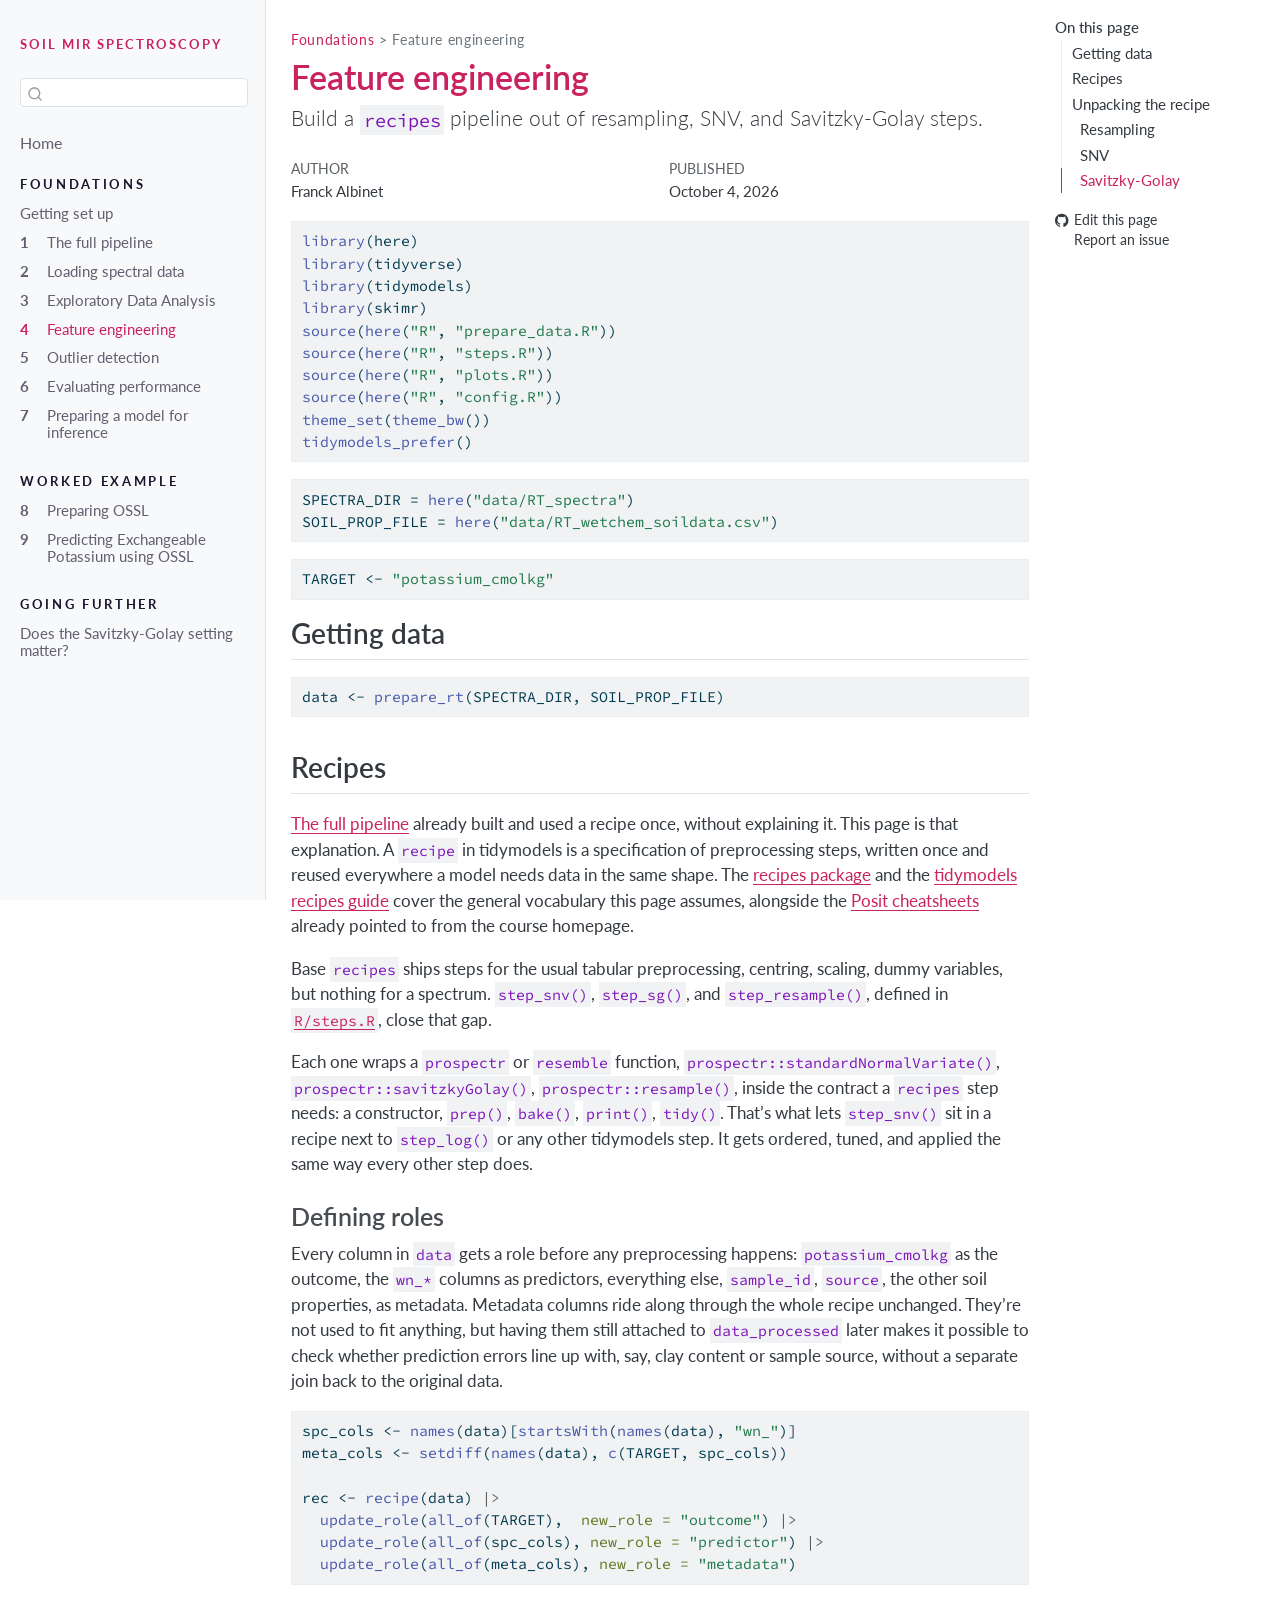
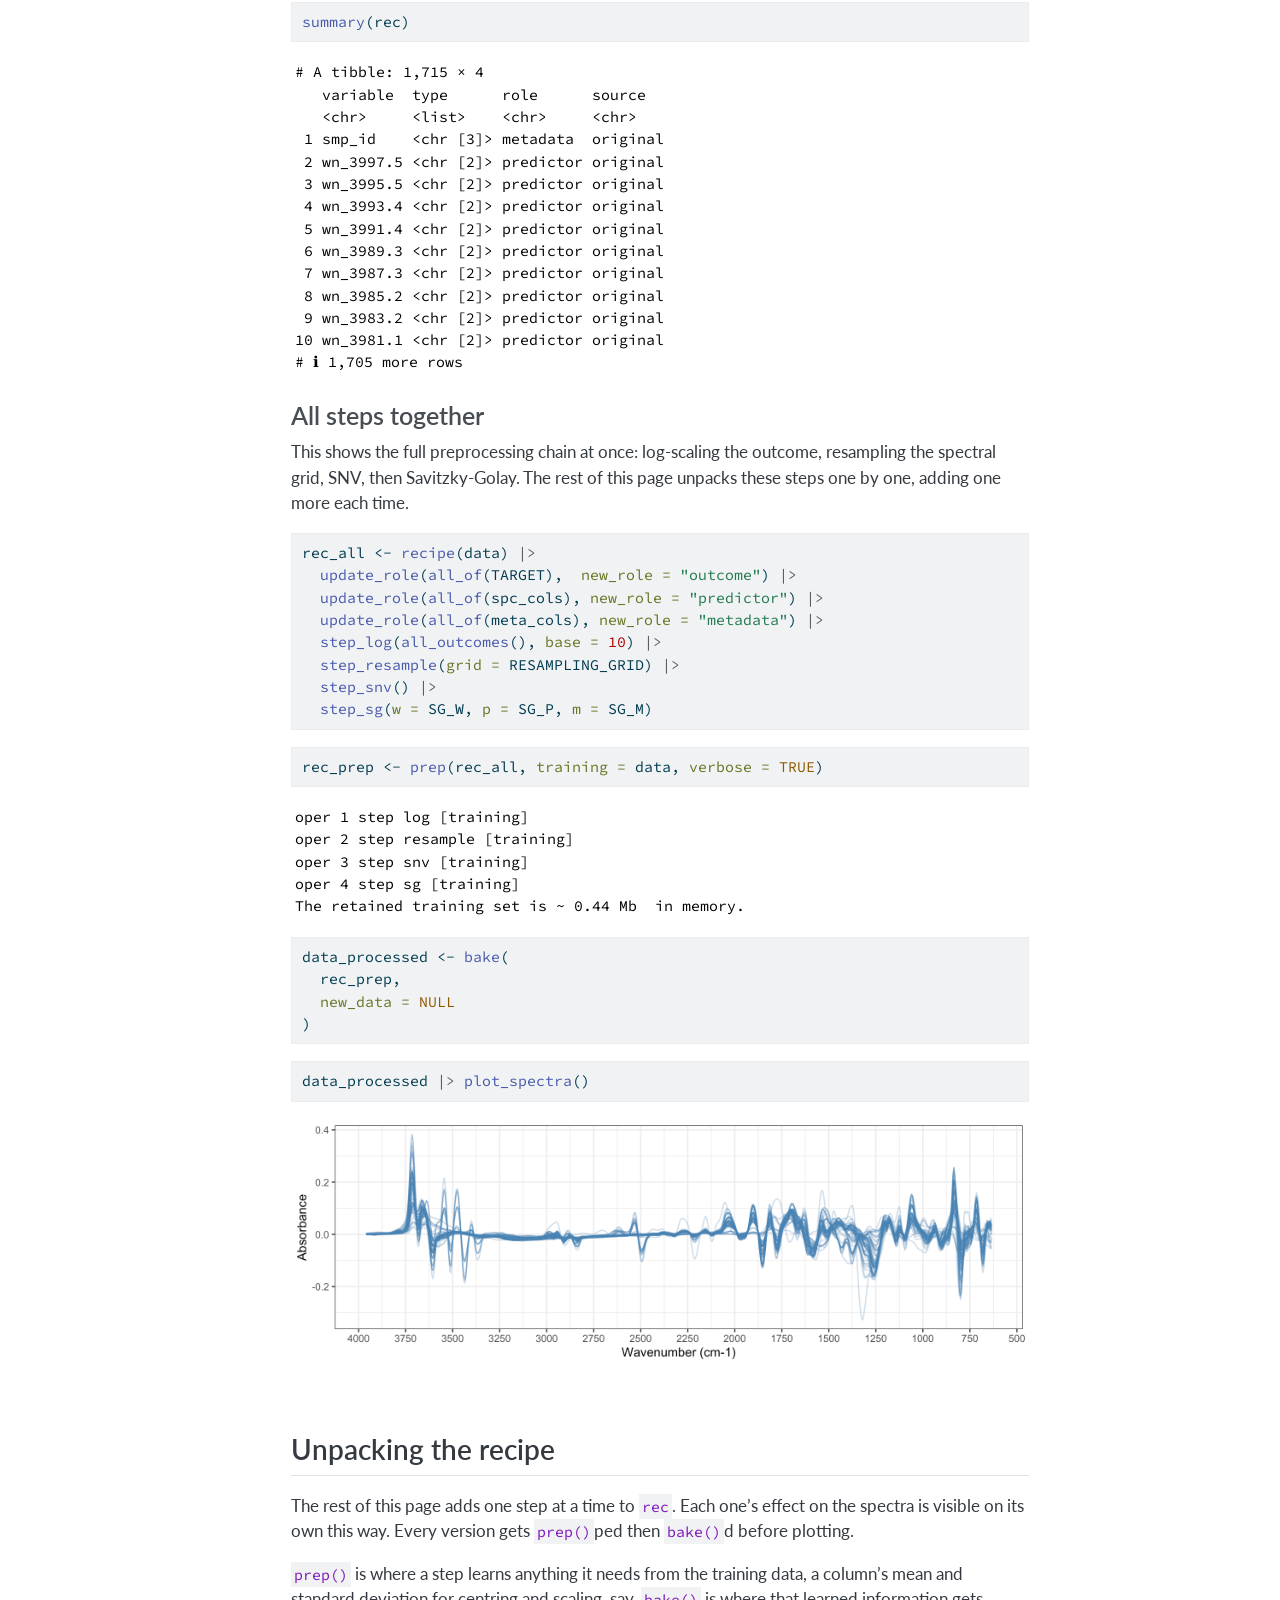
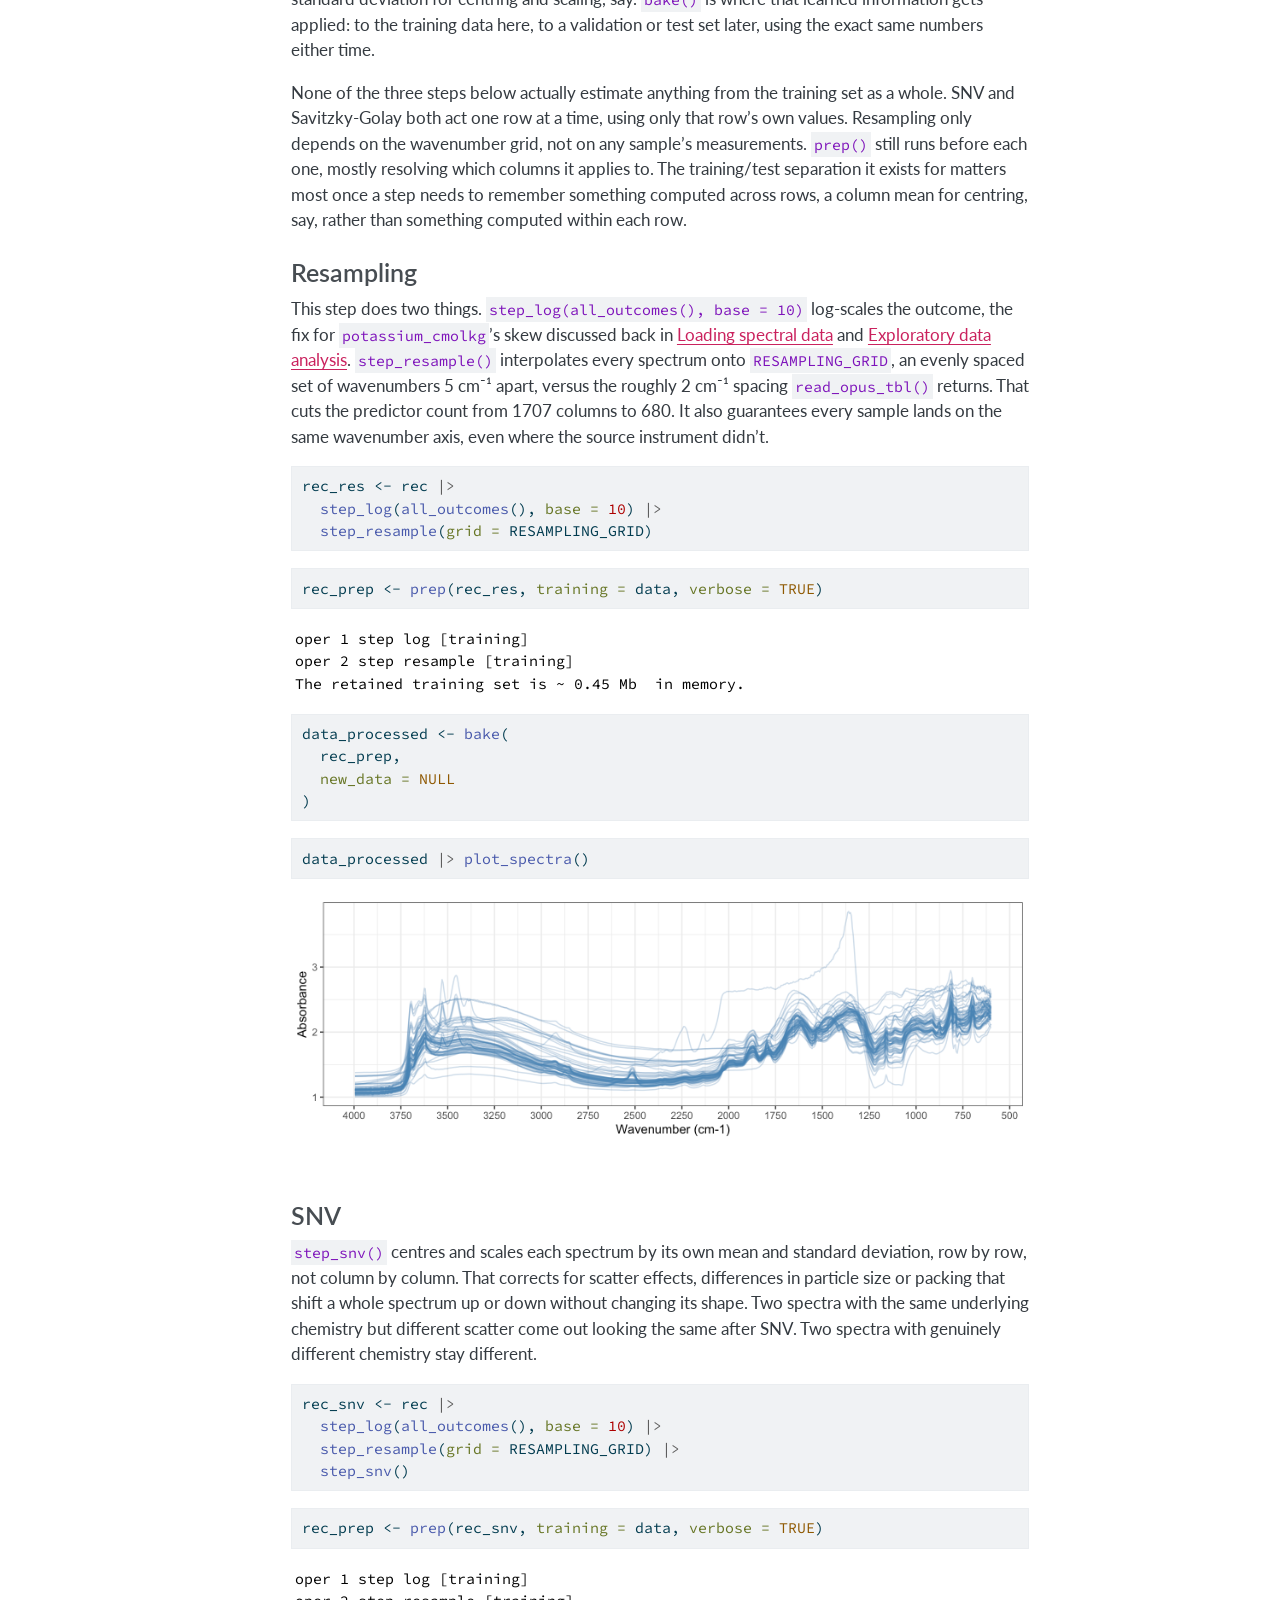
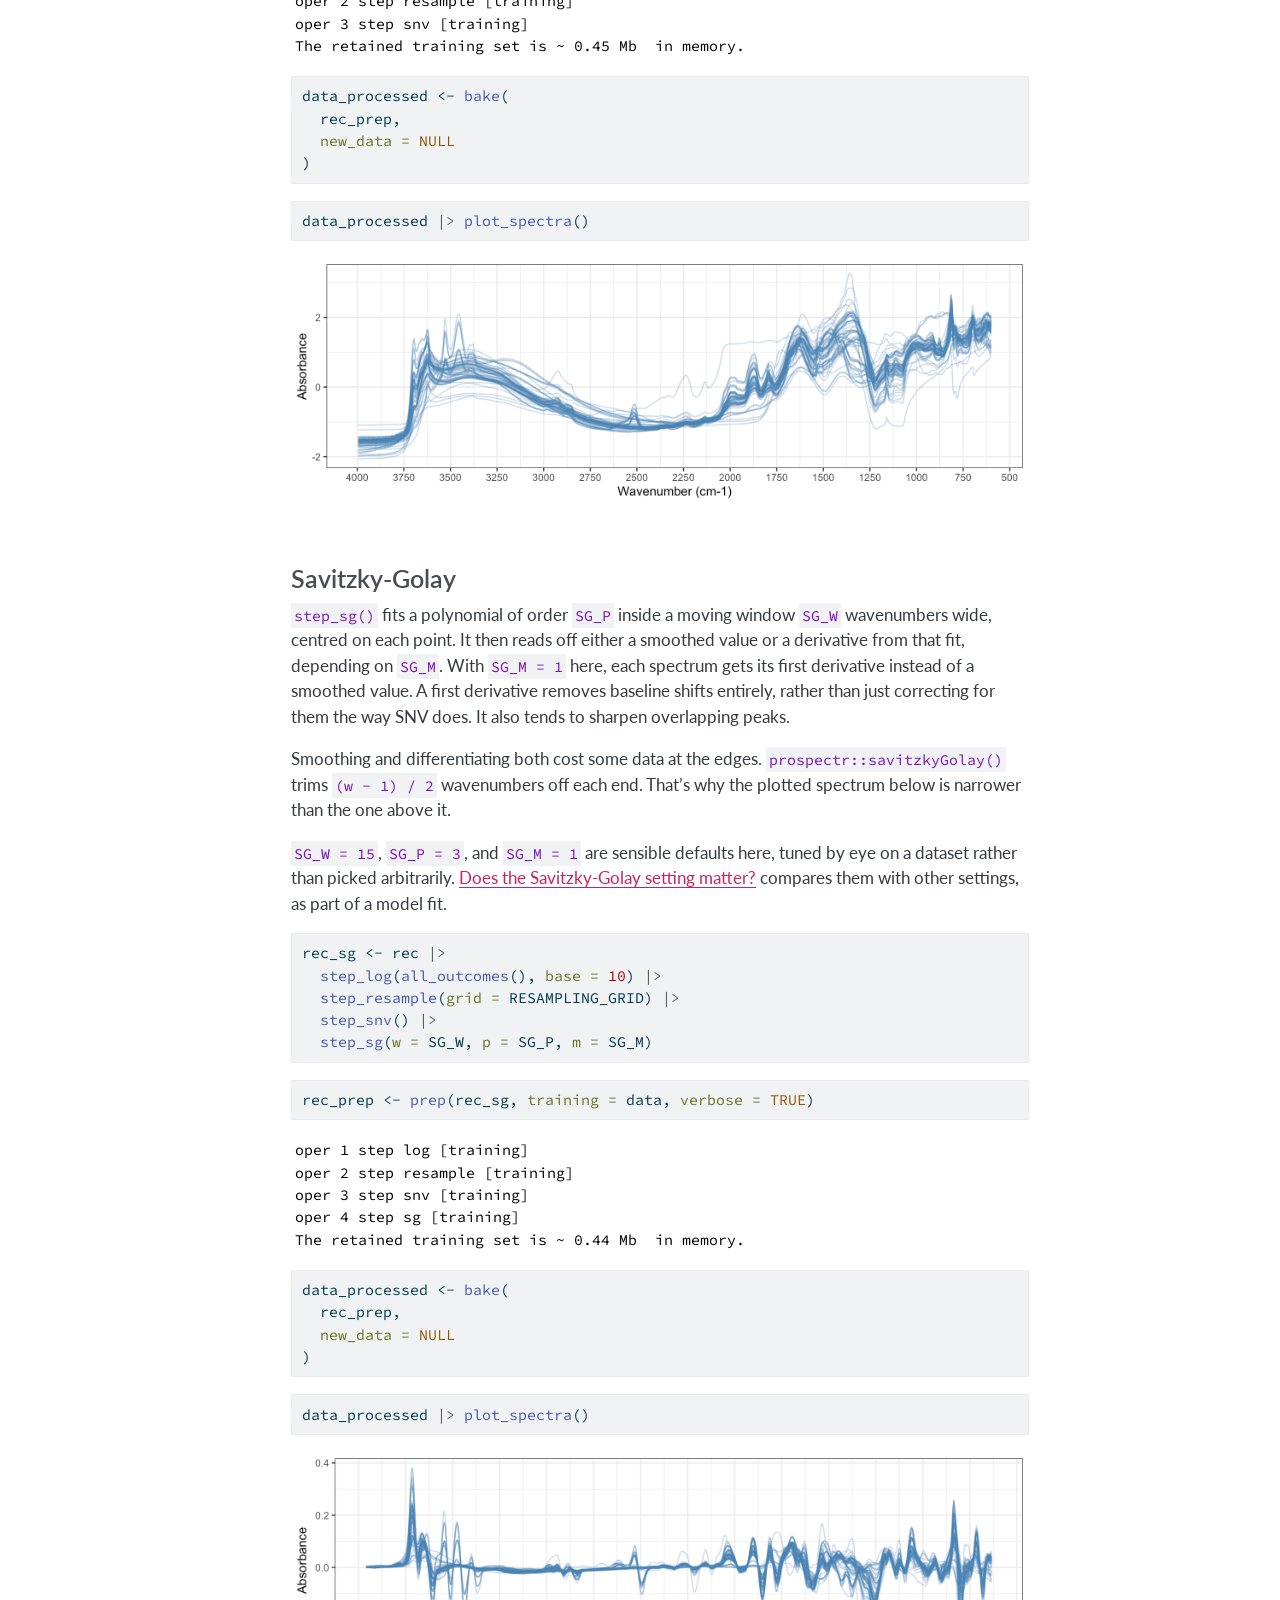
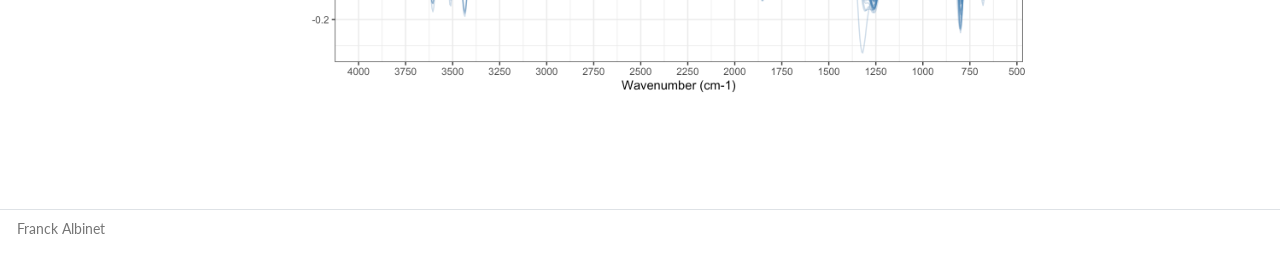
<file: 4-feature-engineering.html>
<!DOCTYPE html>
<html xmlns="http://www.w3.org/1999/xhtml" lang="en" xml:lang="en"><head>

<meta charset="utf-8">
<meta name="generator" content="quarto-1.9.37">

<meta name="viewport" content="width=device-width, initial-scale=1.0, user-scalable=yes">

<meta name="author" content="Franck Albinet">
<meta name="dcterms.date" content="2026-10-04">

<title>Feature engineering – Soil mid-infrared spectroscopy with tidymodels</title>
<style>
/* Default styles provided by pandoc.
** See https://pandoc.org/MANUAL.html#variables-for-html for config info.
*/
code{white-space: pre-wrap;}
span.smallcaps{font-variant: small-caps;}
div.columns{display: flex; gap: min(4vw, 1.5em);}
div.column{flex: auto; overflow-x: auto;}
div.hanging-indent{margin-left: 1.5em; text-indent: -1.5em;}
ul.task-list{list-style: none;}
ul.task-list li input[type="checkbox"] {
  width: 0.8em;
  margin: 0 0.8em 0.2em -1em; /* quarto-specific, see https://github.com/quarto-dev/quarto-cli/issues/4556 */ 
  vertical-align: middle;
}
/* CSS for syntax highlighting */
html { -webkit-text-size-adjust: 100%; }
pre > code.sourceCode { white-space: pre; position: relative; }
pre > code.sourceCode > span { display: inline-block; line-height: 1.25; }
pre > code.sourceCode > span:empty { height: 1.2em; }
.sourceCode { overflow: visible; }
code.sourceCode > span { color: inherit; text-decoration: inherit; }
div.sourceCode { margin: 1em 0; }
pre.sourceCode { margin: 0; }
@media screen {
div.sourceCode { overflow: auto; }
}
@media print {
pre > code.sourceCode { white-space: pre-wrap; }
pre > code.sourceCode > span { text-indent: -5em; padding-left: 5em; }
}
pre.numberSource code
  { counter-reset: source-line 0; }
pre.numberSource code > span
  { position: relative; left: -4em; counter-increment: source-line; }
pre.numberSource code > span > a:first-child::before
  { content: counter(source-line);
    position: relative; left: -1em; text-align: right; vertical-align: baseline;
    border: none; display: inline-block;
    -webkit-touch-callout: none; -webkit-user-select: none;
    -khtml-user-select: none; -moz-user-select: none;
    -ms-user-select: none; user-select: none;
    padding: 0 4px; width: 4em;
  }
pre.numberSource { margin-left: 3em;  padding-left: 4px; }
div.sourceCode
  {   }
@media screen {
pre > code.sourceCode > span > a:first-child::before { text-decoration: underline; }
}
</style>


<script src="site_libs/quarto-nav/quarto-nav.js"></script>
<script src="site_libs/quarto-nav/headroom.min.js"></script>
<script src="site_libs/clipboard/clipboard.min.js"></script>
<script src="site_libs/quarto-search/autocomplete.umd.js"></script>
<script src="site_libs/quarto-search/fuse.min.js"></script>
<script src="site_libs/quarto-search/quarto-search.js"></script>
<meta name="quarto:offset" content="./">
<script src="site_libs/quarto-html/quarto.js" type="module"></script>
<script src="site_libs/quarto-html/tabsets/tabsets.js" type="module"></script>
<script src="site_libs/quarto-html/popper.min.js"></script>
<script src="site_libs/quarto-html/tippy.umd.min.js"></script>
<script src="site_libs/quarto-html/anchor.min.js"></script>
<link href="site_libs/quarto-html/tippy.css" rel="stylesheet">
<link href="site_libs/quarto-html/quarto-syntax-highlighting-a9c94084e156453ce75ecc8ff7b2041c.css" rel="stylesheet" id="quarto-text-highlighting-styles">
<script src="site_libs/bootstrap/bootstrap.min.js"></script>
<link href="site_libs/bootstrap/bootstrap-icons.css" rel="stylesheet">
<link href="site_libs/bootstrap/bootstrap-4c708733c4bd93f9cc044033404bda8f.min.css" rel="stylesheet" append-hash="true" id="quarto-bootstrap" data-mode="light">
<script id="quarto-search-options" type="application/json">{
  "location": "sidebar",
  "copy-button": false,
  "collapse-after": 3,
  "panel-placement": "start",
  "type": "textbox",
  "limit": 50,
  "keyboard-shortcut": [
    "f",
    "/",
    "s"
  ],
  "show-item-context": false,
  "language": {
    "search-no-results-text": "No results",
    "search-matching-documents-text": "matching documents",
    "search-copy-link-title": "Copy link to search",
    "search-hide-matches-text": "Hide additional matches",
    "search-more-match-text": "more match in this document",
    "search-more-matches-text": "more matches in this document",
    "search-clear-button-title": "Clear",
    "search-text-placeholder": "",
    "search-detached-cancel-button-title": "Cancel",
    "search-submit-button-title": "Submit",
    "search-label": "Search"
  }
}</script>
<link rel="preconnect" href="https://fonts.googleapis.com">
<link rel="preconnect" href="https://fonts.gstatic.com" crossorigin="">
<link href="https://fonts.googleapis.com/css2?family=Lato:ital,wght@0,300;0,400;0,700;0,900;1,400&amp;family=Source+Code+Pro&amp;display=swap" rel="stylesheet">


</head>

<body class="nav-sidebar docked quarto-light">

<div id="quarto-search-results"></div>
  <header id="quarto-header" class="headroom fixed-top">
  <nav class="quarto-secondary-nav">
    <div class="container-fluid d-flex">
      <button type="button" class="quarto-btn-toggle btn" data-bs-toggle="collapse" role="button" data-bs-target=".quarto-sidebar-collapse-item" aria-controls="quarto-sidebar" aria-expanded="false" aria-label="Toggle sidebar navigation" onclick="if (window.quartoToggleHeadroom) { window.quartoToggleHeadroom(); }">
        <i class="bi bi-layout-text-sidebar-reverse"></i>
      </button>
        <nav class="quarto-page-breadcrumbs" aria-label="breadcrumb"><ol class="breadcrumb"><li class="breadcrumb-item"><a href="./0-getting-setup.html">Foundations</a></li><li class="breadcrumb-item"><a href="./4-feature-engineering.html">Feature engineering</a></li></ol></nav>
        <a class="flex-grow-1" role="navigation" data-bs-toggle="collapse" data-bs-target=".quarto-sidebar-collapse-item" aria-controls="quarto-sidebar" aria-expanded="false" aria-label="Toggle sidebar navigation" onclick="if (window.quartoToggleHeadroom) { window.quartoToggleHeadroom(); }">      
        </a>
      <button type="button" class="btn quarto-search-button" aria-label="Search" onclick="window.quartoOpenSearch();">
        <i class="bi bi-search"></i>
      </button>
    </div>
  </nav>
</header>
<!-- content -->
<div id="quarto-content" class="quarto-container page-columns page-rows-contents page-layout-article">
<!-- sidebar -->
  <nav id="quarto-sidebar" class="sidebar collapse collapse-horizontal quarto-sidebar-collapse-item sidebar-navigation docked overflow-auto">
    <div class="pt-lg-2 mt-2 text-left sidebar-header">
    <div class="sidebar-title mb-0 py-0">
      <a href="./">SOIl MIR SPECTROSCOPY</a> 
    </div>
      </div>
        <div class="mt-2 flex-shrink-0 align-items-center">
        <div class="sidebar-search">
        <div id="quarto-search" class="" title="Search"></div>
        </div>
        </div>
    <div class="sidebar-menu-container"> 
    <ul class="list-unstyled mt-1">
        <li class="sidebar-item">
  <div class="sidebar-item-container"> 
  <a href="./index.html" class="sidebar-item-text sidebar-link">
 <span class="menu-text">Home</span></a>
  </div>
</li>
        <li class="sidebar-item sidebar-item-section">
      <div class="sidebar-item-container"> 
            <a class="sidebar-item-text sidebar-link text-start" data-bs-toggle="collapse" data-bs-target="#quarto-sidebar-section-1" role="navigation" aria-expanded="true">
 <span class="menu-text">Foundations</span></a>
          <a class="sidebar-item-toggle text-start" data-bs-toggle="collapse" data-bs-target="#quarto-sidebar-section-1" role="navigation" aria-expanded="true" aria-label="Toggle section">
            <i class="bi bi-chevron-right ms-2"></i>
          </a> 
      </div>
      <ul id="quarto-sidebar-section-1" class="collapse list-unstyled sidebar-section depth1 show">  
          <li class="sidebar-item">
  <div class="sidebar-item-container"> 
  <a href="./0-getting-setup.html" class="sidebar-item-text sidebar-link">
 <span class="menu-text">Getting set up</span></a>
  </div>
</li>
          <li class="sidebar-item">
  <div class="sidebar-item-container"> 
  <a href="./1-full-pipeline.html" class="sidebar-item-text sidebar-link">
 <span class="menu-text">The full pipeline</span></a>
  </div>
</li>
          <li class="sidebar-item">
  <div class="sidebar-item-container"> 
  <a href="./2-loading-data.html" class="sidebar-item-text sidebar-link">
 <span class="menu-text">Loading spectral data</span></a>
  </div>
</li>
          <li class="sidebar-item">
  <div class="sidebar-item-container"> 
  <a href="./3-eda.html" class="sidebar-item-text sidebar-link">
 <span class="menu-text">Exploratory Data Analysis</span></a>
  </div>
</li>
          <li class="sidebar-item">
  <div class="sidebar-item-container"> 
  <a href="./4-feature-engineering.html" class="sidebar-item-text sidebar-link active">
 <span class="menu-text">Feature engineering</span></a>
  </div>
</li>
          <li class="sidebar-item">
  <div class="sidebar-item-container"> 
  <a href="./5-outlier-detection.html" class="sidebar-item-text sidebar-link">
 <span class="menu-text">Outlier detection</span></a>
  </div>
</li>
          <li class="sidebar-item">
  <div class="sidebar-item-container"> 
  <a href="./6-evaluating-performance.html" class="sidebar-item-text sidebar-link">
 <span class="menu-text">Evaluating performance</span></a>
  </div>
</li>
          <li class="sidebar-item">
  <div class="sidebar-item-container"> 
  <a href="./7-preparing-for-inference.html" class="sidebar-item-text sidebar-link">
 <span class="menu-text">Preparing a model for inference</span></a>
  </div>
</li>
      </ul>
  </li>
        <li class="sidebar-item sidebar-item-section">
      <div class="sidebar-item-container"> 
            <a class="sidebar-item-text sidebar-link text-start" data-bs-toggle="collapse" data-bs-target="#quarto-sidebar-section-2" role="navigation" aria-expanded="true">
 <span class="menu-text">Worked example</span></a>
          <a class="sidebar-item-toggle text-start" data-bs-toggle="collapse" data-bs-target="#quarto-sidebar-section-2" role="navigation" aria-expanded="true" aria-label="Toggle section">
            <i class="bi bi-chevron-right ms-2"></i>
          </a> 
      </div>
      <ul id="quarto-sidebar-section-2" class="collapse list-unstyled sidebar-section depth1 show">  
          <li class="sidebar-item">
  <div class="sidebar-item-container"> 
  <a href="./8-preparing-ossl.html" class="sidebar-item-text sidebar-link">
 <span class="menu-text">Preparing OSSL</span></a>
  </div>
</li>
          <li class="sidebar-item">
  <div class="sidebar-item-container"> 
  <a href="./9-kex-ossl-pipeline.html" class="sidebar-item-text sidebar-link">
 <span class="menu-text">Predicting Exchangeable Potassium using OSSL</span></a>
  </div>
</li>
      </ul>
  </li>
        <li class="sidebar-item sidebar-item-section">
      <div class="sidebar-item-container"> 
            <a class="sidebar-item-text sidebar-link text-start" data-bs-toggle="collapse" data-bs-target="#quarto-sidebar-section-3" role="navigation" aria-expanded="true">
 <span class="menu-text">Going further</span></a>
          <a class="sidebar-item-toggle text-start" data-bs-toggle="collapse" data-bs-target="#quarto-sidebar-section-3" role="navigation" aria-expanded="true" aria-label="Toggle section">
            <i class="bi bi-chevron-right ms-2"></i>
          </a> 
      </div>
      <ul id="quarto-sidebar-section-3" class="collapse list-unstyled sidebar-section depth1 show">  
          <li class="sidebar-item">
  <div class="sidebar-item-container"> 
  <a href="./howto/tuning-savitzky-golay.html" class="sidebar-item-text sidebar-link">
 <span class="menu-text">Does the Savitzky-Golay setting matter?</span></a>
  </div>
</li>
      </ul>
  </li>
    </ul>
    </div>
</nav>
<div id="quarto-sidebar-glass" class="quarto-sidebar-collapse-item" data-bs-toggle="collapse" data-bs-target=".quarto-sidebar-collapse-item"></div>
<!-- margin-sidebar -->
    <div id="quarto-margin-sidebar" class="sidebar margin-sidebar">
        <nav id="TOC" role="doc-toc" class="toc-active">
    <h2 id="toc-title">On this page</h2>
   
  <ul>
  <li><a href="#getting-data" id="toc-getting-data" class="nav-link active" data-scroll-target="#getting-data">Getting data</a></li>
  <li><a href="#recipes" id="toc-recipes" class="nav-link" data-scroll-target="#recipes">Recipes</a>
  <ul class="collapse">
  <li><a href="#defining-roles" id="toc-defining-roles" class="nav-link" data-scroll-target="#defining-roles">Defining roles</a></li>
  <li><a href="#all-steps-together" id="toc-all-steps-together" class="nav-link" data-scroll-target="#all-steps-together">All steps together</a></li>
  </ul></li>
  <li><a href="#unpacking-the-recipe" id="toc-unpacking-the-recipe" class="nav-link" data-scroll-target="#unpacking-the-recipe">Unpacking the recipe</a>
  <ul class="collapse">
  <li><a href="#resampling" id="toc-resampling" class="nav-link" data-scroll-target="#resampling">Resampling</a></li>
  <li><a href="#snv" id="toc-snv" class="nav-link" data-scroll-target="#snv">SNV</a></li>
  <li><a href="#savitzky-golay" id="toc-savitzky-golay" class="nav-link" data-scroll-target="#savitzky-golay">Savitzky-Golay</a></li>
  </ul></li>
  </ul>
<div class="toc-actions"><ul><li><a href="https://github.com/franckalbinet/tidy-mirs/edit/main/4-feature-engineering.qmd" class="toc-action"><i class="bi bi-github"></i>Edit this page</a></li><li><a href="https://github.com/franckalbinet/tidy-mirs/issues/new" class="toc-action"><i class="bi empty"></i>Report an issue</a></li></ul></div></nav>
    </div>
<!-- main -->
<main class="content" id="quarto-document-content">

<header id="title-block-header" class="quarto-title-block default"><nav class="quarto-page-breadcrumbs quarto-title-breadcrumbs d-none d-lg-block" aria-label="breadcrumb"><ol class="breadcrumb"><li class="breadcrumb-item"><a href="./0-getting-setup.html">Foundations</a></li><li class="breadcrumb-item"><a href="./4-feature-engineering.html">Feature engineering</a></li></ol></nav>
<div class="quarto-title">
<h1 class="title">Feature engineering</h1>
<p class="subtitle lead">Build a <code>recipes</code> pipeline out of resampling, SNV, and Savitzky-Golay steps.</p>
</div>



<div class="quarto-title-meta">

    <div>
    <div class="quarto-title-meta-heading">Author</div>
    <div class="quarto-title-meta-contents">
             <p>Franck Albinet </p>
          </div>
  </div>
    
    <div>
    <div class="quarto-title-meta-heading">Published</div>
    <div class="quarto-title-meta-contents">
      <p class="date">October 4, 2026</p>
    </div>
  </div>
  
    
  </div>
  


</header>


<div class="cell" data-layout-align="center">
<div class="code-copy-outer-scaffold"><div class="sourceCode cell-code" id="cb1"><pre class="sourceCode r code-with-copy"><code class="sourceCode r"><span id="cb1-1"><a href="#cb1-1" aria-hidden="true" tabindex="-1"></a><span class="fu">library</span>(here)</span>
<span id="cb1-2"><a href="#cb1-2" aria-hidden="true" tabindex="-1"></a><span class="fu">library</span>(tidyverse)</span>
<span id="cb1-3"><a href="#cb1-3" aria-hidden="true" tabindex="-1"></a><span class="fu">library</span>(tidymodels)</span>
<span id="cb1-4"><a href="#cb1-4" aria-hidden="true" tabindex="-1"></a><span class="fu">library</span>(skimr)</span>
<span id="cb1-5"><a href="#cb1-5" aria-hidden="true" tabindex="-1"></a><span class="fu">source</span>(<span class="fu">here</span>(<span class="st">"R"</span>, <span class="st">"prepare_data.R"</span>))</span>
<span id="cb1-6"><a href="#cb1-6" aria-hidden="true" tabindex="-1"></a><span class="fu">source</span>(<span class="fu">here</span>(<span class="st">"R"</span>, <span class="st">"steps.R"</span>))</span>
<span id="cb1-7"><a href="#cb1-7" aria-hidden="true" tabindex="-1"></a><span class="fu">source</span>(<span class="fu">here</span>(<span class="st">"R"</span>, <span class="st">"plots.R"</span>))</span>
<span id="cb1-8"><a href="#cb1-8" aria-hidden="true" tabindex="-1"></a><span class="fu">source</span>(<span class="fu">here</span>(<span class="st">"R"</span>, <span class="st">"config.R"</span>))</span>
<span id="cb1-9"><a href="#cb1-9" aria-hidden="true" tabindex="-1"></a><span class="fu">theme_set</span>(<span class="fu">theme_bw</span>())</span>
<span id="cb1-10"><a href="#cb1-10" aria-hidden="true" tabindex="-1"></a><span class="fu">tidymodels_prefer</span>()</span></code></pre></div><button title="Copy to Clipboard" class="code-copy-button"><i class="bi"></i></button></div>
</div>
<div class="cell" data-layout-align="center">
<div class="code-copy-outer-scaffold"><div class="sourceCode cell-code" id="cb2"><pre class="sourceCode r code-with-copy"><code class="sourceCode r"><span id="cb2-1"><a href="#cb2-1" aria-hidden="true" tabindex="-1"></a>SPECTRA_DIR <span class="ot">=</span> <span class="fu">here</span>(<span class="st">"data/RT_spectra"</span>)</span>
<span id="cb2-2"><a href="#cb2-2" aria-hidden="true" tabindex="-1"></a>SOIL_PROP_FILE <span class="ot">=</span> <span class="fu">here</span>(<span class="st">"data/RT_wetchem_soildata.csv"</span>)</span></code></pre></div><button title="Copy to Clipboard" class="code-copy-button"><i class="bi"></i></button></div>
</div>
<div class="cell" data-layout-align="center">
<div class="code-copy-outer-scaffold"><div class="sourceCode cell-code" id="cb3"><pre class="sourceCode r code-with-copy"><code class="sourceCode r"><span id="cb3-1"><a href="#cb3-1" aria-hidden="true" tabindex="-1"></a>TARGET <span class="ot">&lt;-</span> <span class="st">"potassium_cmolkg"</span></span></code></pre></div><button title="Copy to Clipboard" class="code-copy-button"><i class="bi"></i></button></div>
</div>
<section id="getting-data" class="level2">
<h2 class="anchored" data-anchor-id="getting-data">Getting data</h2>
<div class="cell" data-layout-align="center">
<div class="code-copy-outer-scaffold"><div class="sourceCode cell-code" id="cb4"><pre class="sourceCode r code-with-copy"><code class="sourceCode r"><span id="cb4-1"><a href="#cb4-1" aria-hidden="true" tabindex="-1"></a>data <span class="ot">&lt;-</span> <span class="fu">prepare_rt</span>(SPECTRA_DIR, SOIL_PROP_FILE)</span></code></pre></div><button title="Copy to Clipboard" class="code-copy-button"><i class="bi"></i></button></div>
</div>
</section>
<section id="recipes" class="level2">
<h2 class="anchored" data-anchor-id="recipes">Recipes</h2>
<p><a href="./1-full-pipeline.html">The full pipeline</a> already built and used a recipe once, without explaining it. This page is that explanation. A <code>recipe</code> in tidymodels is a specification of preprocessing steps, written once and reused everywhere a model needs data in the same shape. The <a href="https://recipes.tidymodels.org/">recipes package</a> and the <a href="https://www.tidymodels.org/start/recipes/">tidymodels recipes guide</a> cover the general vocabulary this page assumes, alongside the <a href="https://posit.co/resources/cheatsheets/">Posit cheatsheets</a> already pointed to from the course homepage.</p>
<p>Base <code>recipes</code> ships steps for the usual tabular preprocessing, centring, scaling, dummy variables, but nothing for a spectrum. <code>step_snv()</code>, <code>step_sg()</code>, and <code>step_resample()</code>, defined in <a href="https://github.com/franckalbinet/tidy-mirs/blob/main/R/steps.R"><code>R/steps.R</code></a>, close that gap.</p>
<p>Each one wraps a <code>prospectr</code> or <code>resemble</code> function, <code>prospectr::standardNormalVariate()</code>, <code>prospectr::savitzkyGolay()</code>, <code>prospectr::resample()</code>, inside the contract a <code>recipes</code> step needs: a constructor, <code>prep()</code>, <code>bake()</code>, <code>print()</code>, <code>tidy()</code>. That’s what lets <code>step_snv()</code> sit in a recipe next to <code>step_log()</code> or any other tidymodels step. It gets ordered, tuned, and applied the same way every other step does.</p>
<section id="defining-roles" class="level3">
<h3 class="anchored" data-anchor-id="defining-roles">Defining roles</h3>
<p>Every column in <code>data</code> gets a role before any preprocessing happens: <code>potassium_cmolkg</code> as the outcome, the <code>wn_*</code> columns as predictors, everything else, <code>sample_id</code>, <code>source</code>, the other soil properties, as metadata. Metadata columns ride along through the whole recipe unchanged. They’re not used to fit anything, but having them still attached to <code>data_processed</code> later makes it possible to check whether prediction errors line up with, say, clay content or sample source, without a separate join back to the original data.</p>
<div class="cell" data-layout-align="center">
<div class="code-copy-outer-scaffold"><div class="sourceCode cell-code" id="cb5"><pre class="sourceCode r code-with-copy"><code class="sourceCode r"><span id="cb5-1"><a href="#cb5-1" aria-hidden="true" tabindex="-1"></a>spc_cols <span class="ot">&lt;-</span> <span class="fu">names</span>(data)[<span class="fu">startsWith</span>(<span class="fu">names</span>(data), <span class="st">"wn_"</span>)]</span>
<span id="cb5-2"><a href="#cb5-2" aria-hidden="true" tabindex="-1"></a>meta_cols <span class="ot">&lt;-</span> <span class="fu">setdiff</span>(<span class="fu">names</span>(data), <span class="fu">c</span>(TARGET, spc_cols))</span>
<span id="cb5-3"><a href="#cb5-3" aria-hidden="true" tabindex="-1"></a></span>
<span id="cb5-4"><a href="#cb5-4" aria-hidden="true" tabindex="-1"></a>rec <span class="ot">&lt;-</span> <span class="fu">recipe</span>(data) <span class="sc">|&gt;</span></span>
<span id="cb5-5"><a href="#cb5-5" aria-hidden="true" tabindex="-1"></a>  <span class="fu">update_role</span>(<span class="fu">all_of</span>(TARGET),  <span class="at">new_role =</span> <span class="st">"outcome"</span>) <span class="sc">|&gt;</span></span>
<span id="cb5-6"><a href="#cb5-6" aria-hidden="true" tabindex="-1"></a>  <span class="fu">update_role</span>(<span class="fu">all_of</span>(spc_cols), <span class="at">new_role =</span> <span class="st">"predictor"</span>) <span class="sc">|&gt;</span></span>
<span id="cb5-7"><a href="#cb5-7" aria-hidden="true" tabindex="-1"></a>  <span class="fu">update_role</span>(<span class="fu">all_of</span>(meta_cols), <span class="at">new_role =</span> <span class="st">"metadata"</span>)</span></code></pre></div><button title="Copy to Clipboard" class="code-copy-button"><i class="bi"></i></button></div>
</div>
<div class="cell" data-layout-align="center">
<div class="code-copy-outer-scaffold"><div class="sourceCode cell-code" id="cb6"><pre class="sourceCode r code-with-copy"><code class="sourceCode r"><span id="cb6-1"><a href="#cb6-1" aria-hidden="true" tabindex="-1"></a><span class="fu">summary</span>(rec)</span></code></pre></div><button title="Copy to Clipboard" class="code-copy-button"><i class="bi"></i></button></div>
<div class="cell-output cell-output-stdout">
<pre><code># A tibble: 1,715 × 4
   variable  type      role      source  
   &lt;chr&gt;     &lt;list&gt;    &lt;chr&gt;     &lt;chr&gt;   
 1 smp_id    &lt;chr [3]&gt; metadata  original
 2 wn_3997.5 &lt;chr [2]&gt; predictor original
 3 wn_3995.5 &lt;chr [2]&gt; predictor original
 4 wn_3993.4 &lt;chr [2]&gt; predictor original
 5 wn_3991.4 &lt;chr [2]&gt; predictor original
 6 wn_3989.3 &lt;chr [2]&gt; predictor original
 7 wn_3987.3 &lt;chr [2]&gt; predictor original
 8 wn_3985.2 &lt;chr [2]&gt; predictor original
 9 wn_3983.2 &lt;chr [2]&gt; predictor original
10 wn_3981.1 &lt;chr [2]&gt; predictor original
# ℹ 1,705 more rows</code></pre>
</div>
</div>
</section>
<section id="all-steps-together" class="level3">
<h3 class="anchored" data-anchor-id="all-steps-together">All steps together</h3>
<p>This shows the full preprocessing chain at once: log-scaling the outcome, resampling the spectral grid, SNV, then Savitzky-Golay. The rest of this page unpacks these steps one by one, adding one more each time.</p>
<div class="cell" data-layout-align="center">
<div class="code-copy-outer-scaffold"><div class="sourceCode cell-code" id="cb8"><pre class="sourceCode r code-with-copy"><code class="sourceCode r"><span id="cb8-1"><a href="#cb8-1" aria-hidden="true" tabindex="-1"></a>rec_all <span class="ot">&lt;-</span> <span class="fu">recipe</span>(data) <span class="sc">|&gt;</span></span>
<span id="cb8-2"><a href="#cb8-2" aria-hidden="true" tabindex="-1"></a>  <span class="fu">update_role</span>(<span class="fu">all_of</span>(TARGET),  <span class="at">new_role =</span> <span class="st">"outcome"</span>) <span class="sc">|&gt;</span></span>
<span id="cb8-3"><a href="#cb8-3" aria-hidden="true" tabindex="-1"></a>  <span class="fu">update_role</span>(<span class="fu">all_of</span>(spc_cols), <span class="at">new_role =</span> <span class="st">"predictor"</span>) <span class="sc">|&gt;</span></span>
<span id="cb8-4"><a href="#cb8-4" aria-hidden="true" tabindex="-1"></a>  <span class="fu">update_role</span>(<span class="fu">all_of</span>(meta_cols), <span class="at">new_role =</span> <span class="st">"metadata"</span>) <span class="sc">|&gt;</span> </span>
<span id="cb8-5"><a href="#cb8-5" aria-hidden="true" tabindex="-1"></a>  <span class="fu">step_log</span>(<span class="fu">all_outcomes</span>(), <span class="at">base =</span> <span class="dv">10</span>) <span class="sc">|&gt;</span></span>
<span id="cb8-6"><a href="#cb8-6" aria-hidden="true" tabindex="-1"></a>  <span class="fu">step_resample</span>(<span class="at">grid =</span> RESAMPLING_GRID) <span class="sc">|&gt;</span> </span>
<span id="cb8-7"><a href="#cb8-7" aria-hidden="true" tabindex="-1"></a>  <span class="fu">step_snv</span>() <span class="sc">|&gt;</span> </span>
<span id="cb8-8"><a href="#cb8-8" aria-hidden="true" tabindex="-1"></a>  <span class="fu">step_sg</span>(<span class="at">w =</span> SG_W, <span class="at">p =</span> SG_P, <span class="at">m =</span> SG_M)</span></code></pre></div><button title="Copy to Clipboard" class="code-copy-button"><i class="bi"></i></button></div>
</div>
<div class="cell" data-layout-align="center">
<div class="code-copy-outer-scaffold"><div class="sourceCode cell-code" id="cb9"><pre class="sourceCode r code-with-copy"><code class="sourceCode r"><span id="cb9-1"><a href="#cb9-1" aria-hidden="true" tabindex="-1"></a>rec_prep <span class="ot">&lt;-</span> <span class="fu">prep</span>(rec_all, <span class="at">training =</span> data, <span class="at">verbose =</span> <span class="cn">TRUE</span>)</span></code></pre></div><button title="Copy to Clipboard" class="code-copy-button"><i class="bi"></i></button></div>
<div class="cell-output cell-output-stdout">
<pre><code>oper 1 step log [training] 
oper 2 step resample [training] 
oper 3 step snv [training] 
oper 4 step sg [training] 
The retained training set is ~ 0.44 Mb  in memory.</code></pre>
</div>
<div class="code-copy-outer-scaffold"><div class="sourceCode cell-code" id="cb11"><pre class="sourceCode r code-with-copy"><code class="sourceCode r"><span id="cb11-1"><a href="#cb11-1" aria-hidden="true" tabindex="-1"></a>data_processed <span class="ot">&lt;-</span> <span class="fu">bake</span>(</span>
<span id="cb11-2"><a href="#cb11-2" aria-hidden="true" tabindex="-1"></a>  rec_prep,</span>
<span id="cb11-3"><a href="#cb11-3" aria-hidden="true" tabindex="-1"></a>  <span class="at">new_data =</span> <span class="cn">NULL</span></span>
<span id="cb11-4"><a href="#cb11-4" aria-hidden="true" tabindex="-1"></a>)</span></code></pre></div><button title="Copy to Clipboard" class="code-copy-button"><i class="bi"></i></button></div>
</div>
<div class="cell" data-layout-align="center">
<div class="code-copy-outer-scaffold"><div class="sourceCode cell-code" id="cb12"><pre class="sourceCode r code-with-copy"><code class="sourceCode r"><span id="cb12-1"><a href="#cb12-1" aria-hidden="true" tabindex="-1"></a>data_processed <span class="sc">|&gt;</span> <span class="fu">plot_spectra</span>()</span></code></pre></div><button title="Copy to Clipboard" class="code-copy-button"><i class="bi"></i></button></div>
<div class="cell-output-display">
<div class="quarto-figure quarto-figure-center">
<figure class="figure">
<p><img src="4-feature-engineering_files/figure-html/unnamed-chunk-9-1.png" class="img-fluid quarto-figure quarto-figure-center figure-img" width="864"></p>
</figure>
</div>
</div>
</div>
</section>
</section>
<section id="unpacking-the-recipe" class="level2">
<h2 class="anchored" data-anchor-id="unpacking-the-recipe">Unpacking the recipe</h2>
<p>The rest of this page adds one step at a time to <code>rec</code>. Each one’s effect on the spectra is visible on its own this way. Every version gets <code>prep()</code>ped then <code>bake()</code>d before plotting.</p>
<p><code>prep()</code> is where a step learns anything it needs from the training data, a column’s mean and standard deviation for centring and scaling, say. <code>bake()</code> is where that learned information gets applied: to the training data here, to a validation or test set later, using the exact same numbers either time.</p>
<p>None of the three steps below actually estimate anything from the training set as a whole. SNV and Savitzky-Golay both act one row at a time, using only that row’s own values. Resampling only depends on the wavenumber grid, not on any sample’s measurements. <code>prep()</code> still runs before each one, mostly resolving which columns it applies to. The training/test separation it exists for matters most once a step needs to remember something computed across rows, a column mean for centring, say, rather than something computed within each row.</p>
<section id="resampling" class="level3">
<h3 class="anchored" data-anchor-id="resampling">Resampling</h3>
<p>This step does two things. <code>step_log(all_outcomes(), base = 10)</code> log-scales the outcome, the fix for <code>potassium_cmolkg</code>’s skew discussed back in <a href="./2-loading-data.html">Loading spectral data</a> and <a href="./3-eda.html">Exploratory data analysis</a>. <code>step_resample()</code> interpolates every spectrum onto <code>RESAMPLING_GRID</code>, an evenly spaced set of wavenumbers 5 cm⁻¹ apart, versus the roughly 2 cm⁻¹ spacing <code>read_opus_tbl()</code> returns. That cuts the predictor count from 1707 columns to 680. It also guarantees every sample lands on the same wavenumber axis, even where the source instrument didn’t.</p>
<div class="cell" data-layout-align="center">
<div class="code-copy-outer-scaffold"><div class="sourceCode cell-code" id="cb13"><pre class="sourceCode r code-with-copy"><code class="sourceCode r"><span id="cb13-1"><a href="#cb13-1" aria-hidden="true" tabindex="-1"></a>rec_res <span class="ot">&lt;-</span> rec <span class="sc">|&gt;</span></span>
<span id="cb13-2"><a href="#cb13-2" aria-hidden="true" tabindex="-1"></a>  <span class="fu">step_log</span>(<span class="fu">all_outcomes</span>(), <span class="at">base =</span> <span class="dv">10</span>) <span class="sc">|&gt;</span></span>
<span id="cb13-3"><a href="#cb13-3" aria-hidden="true" tabindex="-1"></a>  <span class="fu">step_resample</span>(<span class="at">grid =</span> RESAMPLING_GRID)</span></code></pre></div><button title="Copy to Clipboard" class="code-copy-button"><i class="bi"></i></button></div>
</div>
<div class="cell" data-layout-align="center">
<div class="code-copy-outer-scaffold"><div class="sourceCode cell-code" id="cb14"><pre class="sourceCode r code-with-copy"><code class="sourceCode r"><span id="cb14-1"><a href="#cb14-1" aria-hidden="true" tabindex="-1"></a>rec_prep <span class="ot">&lt;-</span> <span class="fu">prep</span>(rec_res, <span class="at">training =</span> data, <span class="at">verbose =</span> <span class="cn">TRUE</span>)</span></code></pre></div><button title="Copy to Clipboard" class="code-copy-button"><i class="bi"></i></button></div>
<div class="cell-output cell-output-stdout">
<pre><code>oper 1 step log [training] 
oper 2 step resample [training] 
The retained training set is ~ 0.45 Mb  in memory.</code></pre>
</div>
<div class="code-copy-outer-scaffold"><div class="sourceCode cell-code" id="cb16"><pre class="sourceCode r code-with-copy"><code class="sourceCode r"><span id="cb16-1"><a href="#cb16-1" aria-hidden="true" tabindex="-1"></a>data_processed <span class="ot">&lt;-</span> <span class="fu">bake</span>(</span>
<span id="cb16-2"><a href="#cb16-2" aria-hidden="true" tabindex="-1"></a>  rec_prep,</span>
<span id="cb16-3"><a href="#cb16-3" aria-hidden="true" tabindex="-1"></a>  <span class="at">new_data =</span> <span class="cn">NULL</span></span>
<span id="cb16-4"><a href="#cb16-4" aria-hidden="true" tabindex="-1"></a>)</span></code></pre></div><button title="Copy to Clipboard" class="code-copy-button"><i class="bi"></i></button></div>
</div>
<div class="cell" data-layout-align="center">
<div class="code-copy-outer-scaffold"><div class="sourceCode cell-code" id="cb17"><pre class="sourceCode r code-with-copy"><code class="sourceCode r"><span id="cb17-1"><a href="#cb17-1" aria-hidden="true" tabindex="-1"></a>data_processed <span class="sc">|&gt;</span> <span class="fu">plot_spectra</span>()</span></code></pre></div><button title="Copy to Clipboard" class="code-copy-button"><i class="bi"></i></button></div>
<div class="cell-output-display">
<div class="quarto-figure quarto-figure-center">
<figure class="figure">
<p><img src="4-feature-engineering_files/figure-html/unnamed-chunk-12-1.png" class="img-fluid quarto-figure quarto-figure-center figure-img" width="864"></p>
</figure>
</div>
</div>
</div>
</section>
<section id="snv" class="level3">
<h3 class="anchored" data-anchor-id="snv">SNV</h3>
<p><code>step_snv()</code> centres and scales each spectrum by its own mean and standard deviation, row by row, not column by column. That corrects for scatter effects, differences in particle size or packing that shift a whole spectrum up or down without changing its shape. Two spectra with the same underlying chemistry but different scatter come out looking the same after SNV. Two spectra with genuinely different chemistry stay different.</p>
<div class="cell" data-layout-align="center">
<div class="code-copy-outer-scaffold"><div class="sourceCode cell-code" id="cb18"><pre class="sourceCode r code-with-copy"><code class="sourceCode r"><span id="cb18-1"><a href="#cb18-1" aria-hidden="true" tabindex="-1"></a>rec_snv <span class="ot">&lt;-</span> rec <span class="sc">|&gt;</span></span>
<span id="cb18-2"><a href="#cb18-2" aria-hidden="true" tabindex="-1"></a>  <span class="fu">step_log</span>(<span class="fu">all_outcomes</span>(), <span class="at">base =</span> <span class="dv">10</span>) <span class="sc">|&gt;</span></span>
<span id="cb18-3"><a href="#cb18-3" aria-hidden="true" tabindex="-1"></a>  <span class="fu">step_resample</span>(<span class="at">grid =</span> RESAMPLING_GRID) <span class="sc">|&gt;</span></span>
<span id="cb18-4"><a href="#cb18-4" aria-hidden="true" tabindex="-1"></a>  <span class="fu">step_snv</span>()</span></code></pre></div><button title="Copy to Clipboard" class="code-copy-button"><i class="bi"></i></button></div>
</div>
<div class="cell" data-layout-align="center">
<div class="code-copy-outer-scaffold"><div class="sourceCode cell-code" id="cb19"><pre class="sourceCode r code-with-copy"><code class="sourceCode r"><span id="cb19-1"><a href="#cb19-1" aria-hidden="true" tabindex="-1"></a>rec_prep <span class="ot">&lt;-</span> <span class="fu">prep</span>(rec_snv, <span class="at">training =</span> data, <span class="at">verbose =</span> <span class="cn">TRUE</span>)</span></code></pre></div><button title="Copy to Clipboard" class="code-copy-button"><i class="bi"></i></button></div>
<div class="cell-output cell-output-stdout">
<pre><code>oper 1 step log [training] 
oper 2 step resample [training] 
oper 3 step snv [training] 
The retained training set is ~ 0.45 Mb  in memory.</code></pre>
</div>
<div class="code-copy-outer-scaffold"><div class="sourceCode cell-code" id="cb21"><pre class="sourceCode r code-with-copy"><code class="sourceCode r"><span id="cb21-1"><a href="#cb21-1" aria-hidden="true" tabindex="-1"></a>data_processed <span class="ot">&lt;-</span> <span class="fu">bake</span>(</span>
<span id="cb21-2"><a href="#cb21-2" aria-hidden="true" tabindex="-1"></a>  rec_prep,</span>
<span id="cb21-3"><a href="#cb21-3" aria-hidden="true" tabindex="-1"></a>  <span class="at">new_data =</span> <span class="cn">NULL</span></span>
<span id="cb21-4"><a href="#cb21-4" aria-hidden="true" tabindex="-1"></a>)</span></code></pre></div><button title="Copy to Clipboard" class="code-copy-button"><i class="bi"></i></button></div>
</div>
<div class="cell" data-layout-align="center">
<div class="code-copy-outer-scaffold"><div class="sourceCode cell-code" id="cb22"><pre class="sourceCode r code-with-copy"><code class="sourceCode r"><span id="cb22-1"><a href="#cb22-1" aria-hidden="true" tabindex="-1"></a>data_processed <span class="sc">|&gt;</span> <span class="fu">plot_spectra</span>()</span></code></pre></div><button title="Copy to Clipboard" class="code-copy-button"><i class="bi"></i></button></div>
<div class="cell-output-display">
<div class="quarto-figure quarto-figure-center">
<figure class="figure">
<p><img src="4-feature-engineering_files/figure-html/unnamed-chunk-15-1.png" class="img-fluid quarto-figure quarto-figure-center figure-img" width="864"></p>
</figure>
</div>
</div>
</div>
</section>
<section id="savitzky-golay" class="level3">
<h3 class="anchored" data-anchor-id="savitzky-golay">Savitzky-Golay</h3>
<p><code>step_sg()</code> fits a polynomial of order <code>SG_P</code> inside a moving window <code>SG_W</code> wavenumbers wide, centred on each point. It then reads off either a smoothed value or a derivative from that fit, depending on <code>SG_M</code>. With <code>SG_M = 1</code> here, each spectrum gets its first derivative instead of a smoothed value. A first derivative removes baseline shifts entirely, rather than just correcting for them the way SNV does. It also tends to sharpen overlapping peaks.</p>
<p>Smoothing and differentiating both cost some data at the edges. <code>prospectr::savitzkyGolay()</code> trims <code>(w - 1) / 2</code> wavenumbers off each end. That’s why the plotted spectrum below is narrower than the one above it.</p>
<p><code>SG_W = 15</code>, <code>SG_P = 3</code>, and <code>SG_M = 1</code> are sensible defaults here, tuned by eye on a dataset rather than picked arbitrarily. <a href="./howto/tuning-savitzky-golay.html">Does the Savitzky-Golay setting matter?</a> compares them with other settings, as part of a model fit.</p>
<div class="cell" data-layout-align="center">
<div class="code-copy-outer-scaffold"><div class="sourceCode cell-code" id="cb23"><pre class="sourceCode r code-with-copy"><code class="sourceCode r"><span id="cb23-1"><a href="#cb23-1" aria-hidden="true" tabindex="-1"></a>rec_sg <span class="ot">&lt;-</span> rec <span class="sc">|&gt;</span></span>
<span id="cb23-2"><a href="#cb23-2" aria-hidden="true" tabindex="-1"></a>  <span class="fu">step_log</span>(<span class="fu">all_outcomes</span>(), <span class="at">base =</span> <span class="dv">10</span>) <span class="sc">|&gt;</span></span>
<span id="cb23-3"><a href="#cb23-3" aria-hidden="true" tabindex="-1"></a>  <span class="fu">step_resample</span>(<span class="at">grid =</span> RESAMPLING_GRID) <span class="sc">|&gt;</span> </span>
<span id="cb23-4"><a href="#cb23-4" aria-hidden="true" tabindex="-1"></a>  <span class="fu">step_snv</span>() <span class="sc">|&gt;</span> </span>
<span id="cb23-5"><a href="#cb23-5" aria-hidden="true" tabindex="-1"></a>  <span class="fu">step_sg</span>(<span class="at">w =</span> SG_W, <span class="at">p =</span> SG_P, <span class="at">m =</span> SG_M)</span></code></pre></div><button title="Copy to Clipboard" class="code-copy-button"><i class="bi"></i></button></div>
</div>
<div class="cell" data-layout-align="center">
<div class="code-copy-outer-scaffold"><div class="sourceCode cell-code" id="cb24"><pre class="sourceCode r code-with-copy"><code class="sourceCode r"><span id="cb24-1"><a href="#cb24-1" aria-hidden="true" tabindex="-1"></a>rec_prep <span class="ot">&lt;-</span> <span class="fu">prep</span>(rec_sg, <span class="at">training =</span> data, <span class="at">verbose =</span> <span class="cn">TRUE</span>)</span></code></pre></div><button title="Copy to Clipboard" class="code-copy-button"><i class="bi"></i></button></div>
<div class="cell-output cell-output-stdout">
<pre><code>oper 1 step log [training] 
oper 2 step resample [training] 
oper 3 step snv [training] 
oper 4 step sg [training] 
The retained training set is ~ 0.44 Mb  in memory.</code></pre>
</div>
<div class="code-copy-outer-scaffold"><div class="sourceCode cell-code" id="cb26"><pre class="sourceCode r code-with-copy"><code class="sourceCode r"><span id="cb26-1"><a href="#cb26-1" aria-hidden="true" tabindex="-1"></a>data_processed <span class="ot">&lt;-</span> <span class="fu">bake</span>(</span>
<span id="cb26-2"><a href="#cb26-2" aria-hidden="true" tabindex="-1"></a>  rec_prep,</span>
<span id="cb26-3"><a href="#cb26-3" aria-hidden="true" tabindex="-1"></a>  <span class="at">new_data =</span> <span class="cn">NULL</span></span>
<span id="cb26-4"><a href="#cb26-4" aria-hidden="true" tabindex="-1"></a>)</span></code></pre></div><button title="Copy to Clipboard" class="code-copy-button"><i class="bi"></i></button></div>
</div>
<div class="cell" data-layout-align="center">
<div class="code-copy-outer-scaffold"><div class="sourceCode cell-code" id="cb27"><pre class="sourceCode r code-with-copy"><code class="sourceCode r"><span id="cb27-1"><a href="#cb27-1" aria-hidden="true" tabindex="-1"></a>data_processed <span class="sc">|&gt;</span> <span class="fu">plot_spectra</span>()</span></code></pre></div><button title="Copy to Clipboard" class="code-copy-button"><i class="bi"></i></button></div>
<div class="cell-output-display">
<div class="quarto-figure quarto-figure-center">
<figure class="figure">
<p><img src="4-feature-engineering_files/figure-html/unnamed-chunk-18-1.png" class="img-fluid quarto-figure quarto-figure-center figure-img" width="864"></p>
</figure>
</div>
</div>
</div>


</section>
</section>

</main> <!-- /main -->
<script id="quarto-html-after-body" type="application/javascript">
  window.document.addEventListener("DOMContentLoaded", function (event) {
    const icon = "";
    const anchorJS = new window.AnchorJS();
    anchorJS.options = {
      placement: 'right',
      icon: icon
    };
    anchorJS.add('.anchored');
    const isCodeAnnotation = (el) => {
      for (const clz of el.classList) {
        if (clz.startsWith('code-annotation-')) {                     
          return true;
        }
      }
      return false;
    }
    const onCopySuccess = function(e) {
      // button target
      const button = e.trigger;
      // don't keep focus
      button.blur();
      // flash "checked"
      button.classList.add('code-copy-button-checked');
      var currentTitle = button.getAttribute("title");
      button.setAttribute("title", "Copied!");
      let tooltip;
      if (window.bootstrap) {
        button.setAttribute("data-bs-toggle", "tooltip");
        button.setAttribute("data-bs-placement", "left");
        button.setAttribute("data-bs-title", "Copied!");
        tooltip = new bootstrap.Tooltip(button, 
          { trigger: "manual", 
            customClass: "code-copy-button-tooltip",
            offset: [0, -8]});
        tooltip.show();    
      }
      setTimeout(function() {
        if (tooltip) {
          tooltip.hide();
          button.removeAttribute("data-bs-title");
          button.removeAttribute("data-bs-toggle");
          button.removeAttribute("data-bs-placement");
        }
        button.setAttribute("title", currentTitle);
        button.classList.remove('code-copy-button-checked');
      }, 1000);
      // clear code selection
      e.clearSelection();
    }
    const getTextToCopy = function(trigger) {
      const outerScaffold = trigger.parentElement.cloneNode(true);
      const codeEl = outerScaffold.querySelector('code');
      for (const childEl of codeEl.children) {
        if (isCodeAnnotation(childEl)) {
          childEl.remove();
        }
      }
      return codeEl.innerText;
    }
    const clipboard = new window.ClipboardJS('.code-copy-button:not([data-in-quarto-modal])', {
      text: getTextToCopy
    });
    clipboard.on('success', onCopySuccess);
    if (window.document.getElementById('quarto-embedded-source-code-modal')) {
      const clipboardModal = new window.ClipboardJS('.code-copy-button[data-in-quarto-modal]', {
        text: getTextToCopy,
        container: window.document.getElementById('quarto-embedded-source-code-modal')
      });
      clipboardModal.on('success', onCopySuccess);
    }
      var localhostRegex = new RegExp(/^(?:http|https):\/\/localhost\:?[0-9]*\//);
      var mailtoRegex = new RegExp(/^mailto:/);
        var filterRegex = new RegExp("https:\/\/franckalbinet\.github\.io\/tidy-mirs\/");
      var isInternal = (href) => {
          return filterRegex.test(href) || localhostRegex.test(href) || mailtoRegex.test(href);
      }
      // Inspect non-navigation links and adorn them if external
     var links = window.document.querySelectorAll('a[href]:not(.nav-link):not(.navbar-brand):not(.toc-action):not(.sidebar-link):not(.sidebar-item-toggle):not(.pagination-link):not(.no-external):not([aria-hidden]):not(.dropdown-item):not(.quarto-navigation-tool):not(.about-link)');
      for (var i=0; i<links.length; i++) {
        const link = links[i];
        if (!isInternal(link.href)) {
          // undo the damage that might have been done by quarto-nav.js in the case of
          // links that we want to consider external
          if (link.dataset.originalHref !== undefined) {
            link.href = link.dataset.originalHref;
          }
        }
      }
    function tippyHover(el, contentFn, onTriggerFn, onUntriggerFn) {
      const config = {
        allowHTML: true,
        maxWidth: 500,
        delay: 100,
        arrow: false,
        appendTo: function(el) {
            return el.parentElement;
        },
        interactive: true,
        interactiveBorder: 10,
        theme: 'quarto',
        placement: 'bottom-start',
      };
      if (contentFn) {
        config.content = contentFn;
      }
      if (onTriggerFn) {
        config.onTrigger = onTriggerFn;
      }
      if (onUntriggerFn) {
        config.onUntrigger = onUntriggerFn;
      }
      window.tippy(el, config); 
    }
    const noterefs = window.document.querySelectorAll('a[role="doc-noteref"]');
    for (var i=0; i<noterefs.length; i++) {
      const ref = noterefs[i];
      tippyHover(ref, function() {
        // use id or data attribute instead here
        let href = ref.getAttribute('data-footnote-href') || ref.getAttribute('href');
        try { href = new URL(href).hash; } catch {}
        const id = href.replace(/^#\/?/, "");
        const note = window.document.getElementById(id);
        if (note) {
          return note.innerHTML;
        } else {
          return "";
        }
      });
    }
    const xrefs = window.document.querySelectorAll('a.quarto-xref');
    const processXRef = (id, note) => {
      // Strip column container classes
      const stripColumnClz = (el) => {
        el.classList.remove("page-full", "page-columns");
        if (el.children) {
          for (const child of el.children) {
            stripColumnClz(child);
          }
        }
      }
      stripColumnClz(note)
      if (id === null || id.startsWith('sec-')) {
        // Special case sections, only their first couple elements
        const container = document.createElement("div");
        if (note.children && note.children.length > 2) {
          container.appendChild(note.children[0].cloneNode(true));
          for (let i = 1; i < note.children.length; i++) {
            const child = note.children[i];
            if (child.tagName === "P" && child.innerText === "") {
              continue;
            } else {
              container.appendChild(child.cloneNode(true));
              break;
            }
          }
          if (window.Quarto?.typesetMath) {
            window.Quarto.typesetMath(container);
          }
          return container.innerHTML
        } else {
          if (window.Quarto?.typesetMath) {
            window.Quarto.typesetMath(note);
          }
          return note.innerHTML;
        }
      } else {
        // Remove any anchor links if they are present
        const anchorLink = note.querySelector('a.anchorjs-link');
        if (anchorLink) {
          anchorLink.remove();
        }
        if (window.Quarto?.typesetMath) {
          window.Quarto.typesetMath(note);
        }
        if (note.classList.contains("callout")) {
          return note.outerHTML;
        } else {
          return note.innerHTML;
        }
      }
    }
    for (var i=0; i<xrefs.length; i++) {
      const xref = xrefs[i];
      tippyHover(xref, undefined, function(instance) {
        instance.disable();
        let url = xref.getAttribute('href');
        let hash = undefined; 
        if (url.startsWith('#')) {
          hash = url;
        } else {
          try { hash = new URL(url).hash; } catch {}
        }
        if (hash) {
          const id = hash.replace(/^#\/?/, "");
          const note = window.document.getElementById(id);
          if (note !== null) {
            try {
              const html = processXRef(id, note.cloneNode(true));
              instance.setContent(html);
            } finally {
              instance.enable();
              instance.show();
            }
          } else {
            // See if we can fetch this
            fetch(url.split('#')[0])
            .then(res => res.text())
            .then(html => {
              const parser = new DOMParser();
              const htmlDoc = parser.parseFromString(html, "text/html");
              const note = htmlDoc.getElementById(id);
              if (note !== null) {
                const html = processXRef(id, note);
                instance.setContent(html);
              } 
            }).finally(() => {
              instance.enable();
              instance.show();
            });
          }
        } else {
          // See if we can fetch a full url (with no hash to target)
          // This is a special case and we should probably do some content thinning / targeting
          fetch(url)
          .then(res => res.text())
          .then(html => {
            const parser = new DOMParser();
            const htmlDoc = parser.parseFromString(html, "text/html");
            const note = htmlDoc.querySelector('main.content');
            if (note !== null) {
              // This should only happen for chapter cross references
              // (since there is no id in the URL)
              // remove the first header
              if (note.children.length > 0 && note.children[0].tagName === "HEADER") {
                note.children[0].remove();
              }
              const html = processXRef(null, note);
              instance.setContent(html);
            } 
          }).finally(() => {
            instance.enable();
            instance.show();
          });
        }
      }, function(instance) {
      });
    }
        let selectedAnnoteEl;
        const selectorForAnnotation = ( cell, annotation) => {
          let cellAttr = 'data-code-cell="' + cell + '"';
          let lineAttr = 'data-code-annotation="' +  annotation + '"';
          const selector = 'span[' + cellAttr + '][' + lineAttr + ']';
          return selector;
        }
        const selectCodeLines = (annoteEl) => {
          const doc = window.document;
          const targetCell = annoteEl.getAttribute("data-target-cell");
          const targetAnnotation = annoteEl.getAttribute("data-target-annotation");
          const annoteSpan = window.document.querySelector(selectorForAnnotation(targetCell, targetAnnotation));
          const lines = annoteSpan.getAttribute("data-code-lines").split(",");
          const lineIds = lines.map((line) => {
            return targetCell + "-" + line;
          })
          let top = null;
          let height = null;
          let parent = null;
          if (lineIds.length > 0) {
              //compute the position of the single el (top and bottom and make a div)
              const el = window.document.getElementById(lineIds[0]);
              top = el.offsetTop;
              height = el.offsetHeight;
              parent = el.parentElement.parentElement;
            if (lineIds.length > 1) {
              const lastEl = window.document.getElementById(lineIds[lineIds.length - 1]);
              const bottom = lastEl.offsetTop + lastEl.offsetHeight;
              height = bottom - top;
            }
            if (top !== null && height !== null && parent !== null) {
              // cook up a div (if necessary) and position it 
              let div = window.document.getElementById("code-annotation-line-highlight");
              if (div === null) {
                div = window.document.createElement("div");
                div.setAttribute("id", "code-annotation-line-highlight");
                div.style.position = 'absolute';
                parent.appendChild(div);
              }
              div.style.top = top - 2 + "px";
              div.style.height = height + 4 + "px";
              div.style.left = 0;
              let gutterDiv = window.document.getElementById("code-annotation-line-highlight-gutter");
              if (gutterDiv === null) {
                gutterDiv = window.document.createElement("div");
                gutterDiv.setAttribute("id", "code-annotation-line-highlight-gutter");
                gutterDiv.style.position = 'absolute';
                const codeCell = window.document.getElementById(targetCell);
                const gutter = codeCell.querySelector('.code-annotation-gutter');
                gutter.appendChild(gutterDiv);
              }
              gutterDiv.style.top = top - 2 + "px";
              gutterDiv.style.height = height + 4 + "px";
            }
            selectedAnnoteEl = annoteEl;
          }
        };
        const unselectCodeLines = () => {
          const elementsIds = ["code-annotation-line-highlight", "code-annotation-line-highlight-gutter"];
          elementsIds.forEach((elId) => {
            const div = window.document.getElementById(elId);
            if (div) {
              div.remove();
            }
          });
          selectedAnnoteEl = undefined;
        };
          // Handle positioning of the toggle
      window.addEventListener(
        "resize",
        throttle(() => {
          elRect = undefined;
          if (selectedAnnoteEl) {
            selectCodeLines(selectedAnnoteEl);
          }
        }, 10)
      );
      function throttle(fn, ms) {
      let throttle = false;
      let timer;
        return (...args) => {
          if(!throttle) { // first call gets through
              fn.apply(this, args);
              throttle = true;
          } else { // all the others get throttled
              if(timer) clearTimeout(timer); // cancel #2
              timer = setTimeout(() => {
                fn.apply(this, args);
                timer = throttle = false;
              }, ms);
          }
        };
      }
        // Attach click handler to the DT
        const annoteDls = window.document.querySelectorAll('dt[data-target-cell]');
        for (const annoteDlNode of annoteDls) {
          annoteDlNode.addEventListener('click', (event) => {
            const clickedEl = event.target;
            if (clickedEl !== selectedAnnoteEl) {
              unselectCodeLines();
              const activeEl = window.document.querySelector('dt[data-target-cell].code-annotation-active');
              if (activeEl) {
                activeEl.classList.remove('code-annotation-active');
              }
              selectCodeLines(clickedEl);
              clickedEl.classList.add('code-annotation-active');
            } else {
              // Unselect the line
              unselectCodeLines();
              clickedEl.classList.remove('code-annotation-active');
            }
          });
        }
    const findCites = (el) => {
      const parentEl = el.parentElement;
      if (parentEl) {
        const cites = parentEl.dataset.cites;
        if (cites) {
          return {
            el,
            cites: cites.split(' ')
          };
        } else {
          return findCites(el.parentElement)
        }
      } else {
        return undefined;
      }
    };
    var bibliorefs = window.document.querySelectorAll('a[role="doc-biblioref"]');
    for (var i=0; i<bibliorefs.length; i++) {
      const ref = bibliorefs[i];
      const citeInfo = findCites(ref);
      if (citeInfo) {
        tippyHover(citeInfo.el, function() {
          var popup = window.document.createElement('div');
          citeInfo.cites.forEach(function(cite) {
            var citeDiv = window.document.createElement('div');
            citeDiv.classList.add('hanging-indent');
            citeDiv.classList.add('csl-entry');
            var biblioDiv = window.document.getElementById('ref-' + cite);
            if (biblioDiv) {
              citeDiv.innerHTML = biblioDiv.innerHTML;
            }
            popup.appendChild(citeDiv);
          });
          return popup.innerHTML;
        });
      }
    }
  });
  </script>
</div> <!-- /content -->
<footer class="footer">
  <div class="nav-footer">
    <div class="nav-footer-left">
<p>Franck Albinet</p>
</div>   
    <div class="nav-footer-center">
      &nbsp;
    <div class="toc-actions d-sm-block d-md-none"><ul><li><a href="https://github.com/franckalbinet/tidy-mirs/edit/main/4-feature-engineering.qmd" class="toc-action"><i class="bi bi-github"></i>Edit this page</a></li><li><a href="https://github.com/franckalbinet/tidy-mirs/issues/new" class="toc-action"><i class="bi empty"></i>Report an issue</a></li></ul></div></div>
    <div class="nav-footer-right">
      &nbsp;
    </div>
  </div>
</footer>




</body></html>
</file>
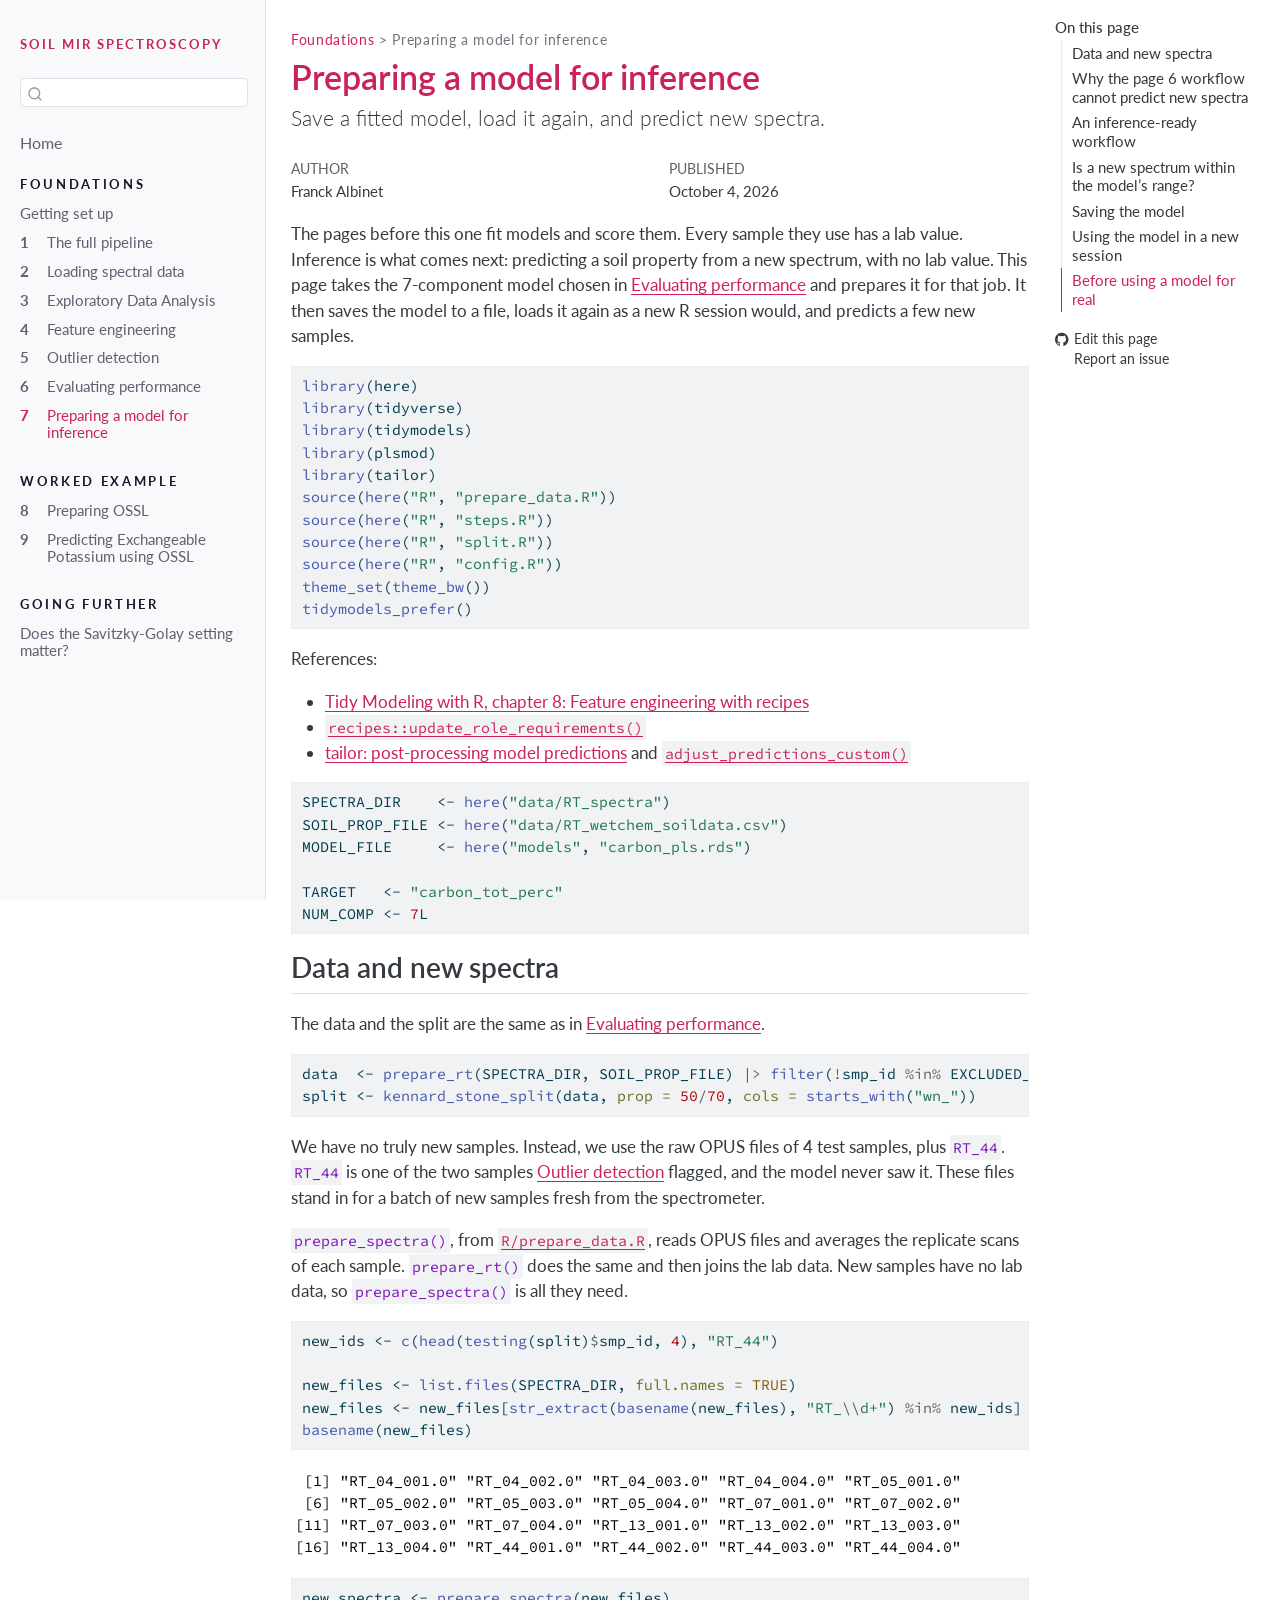
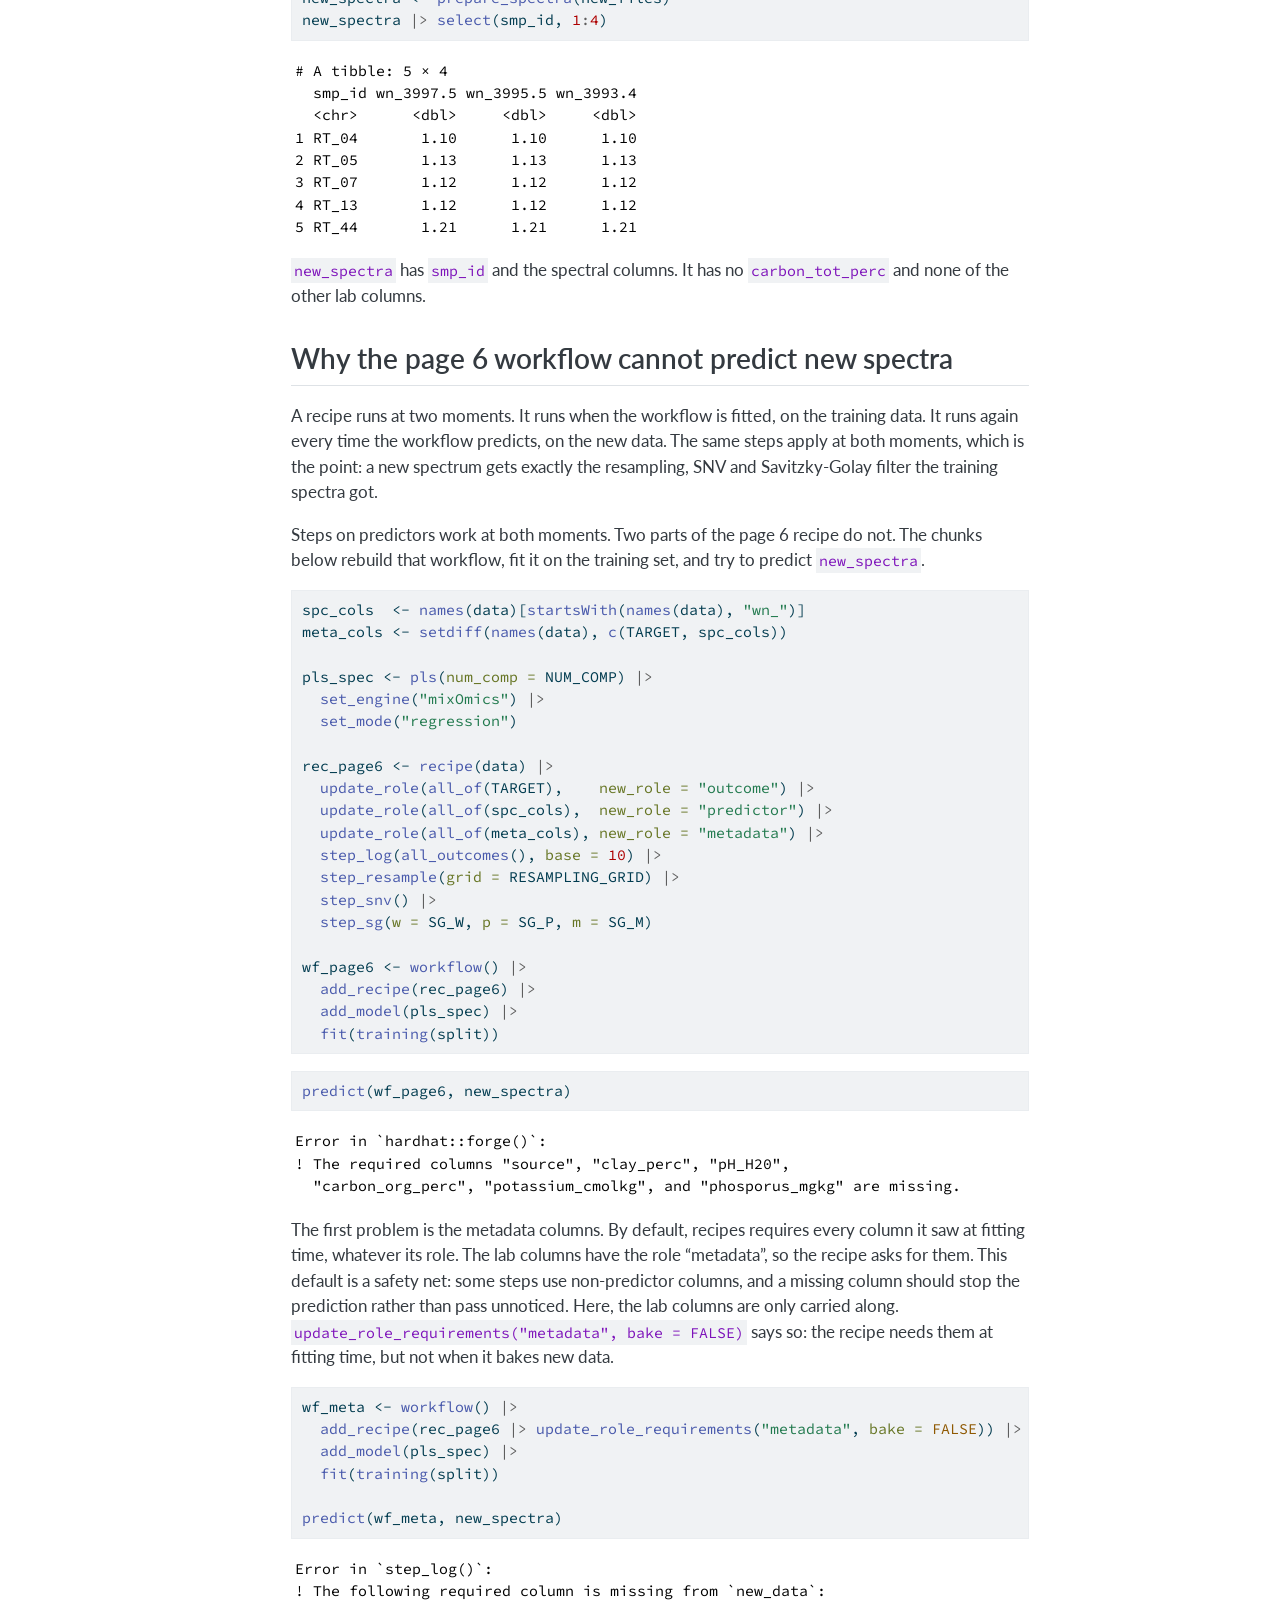
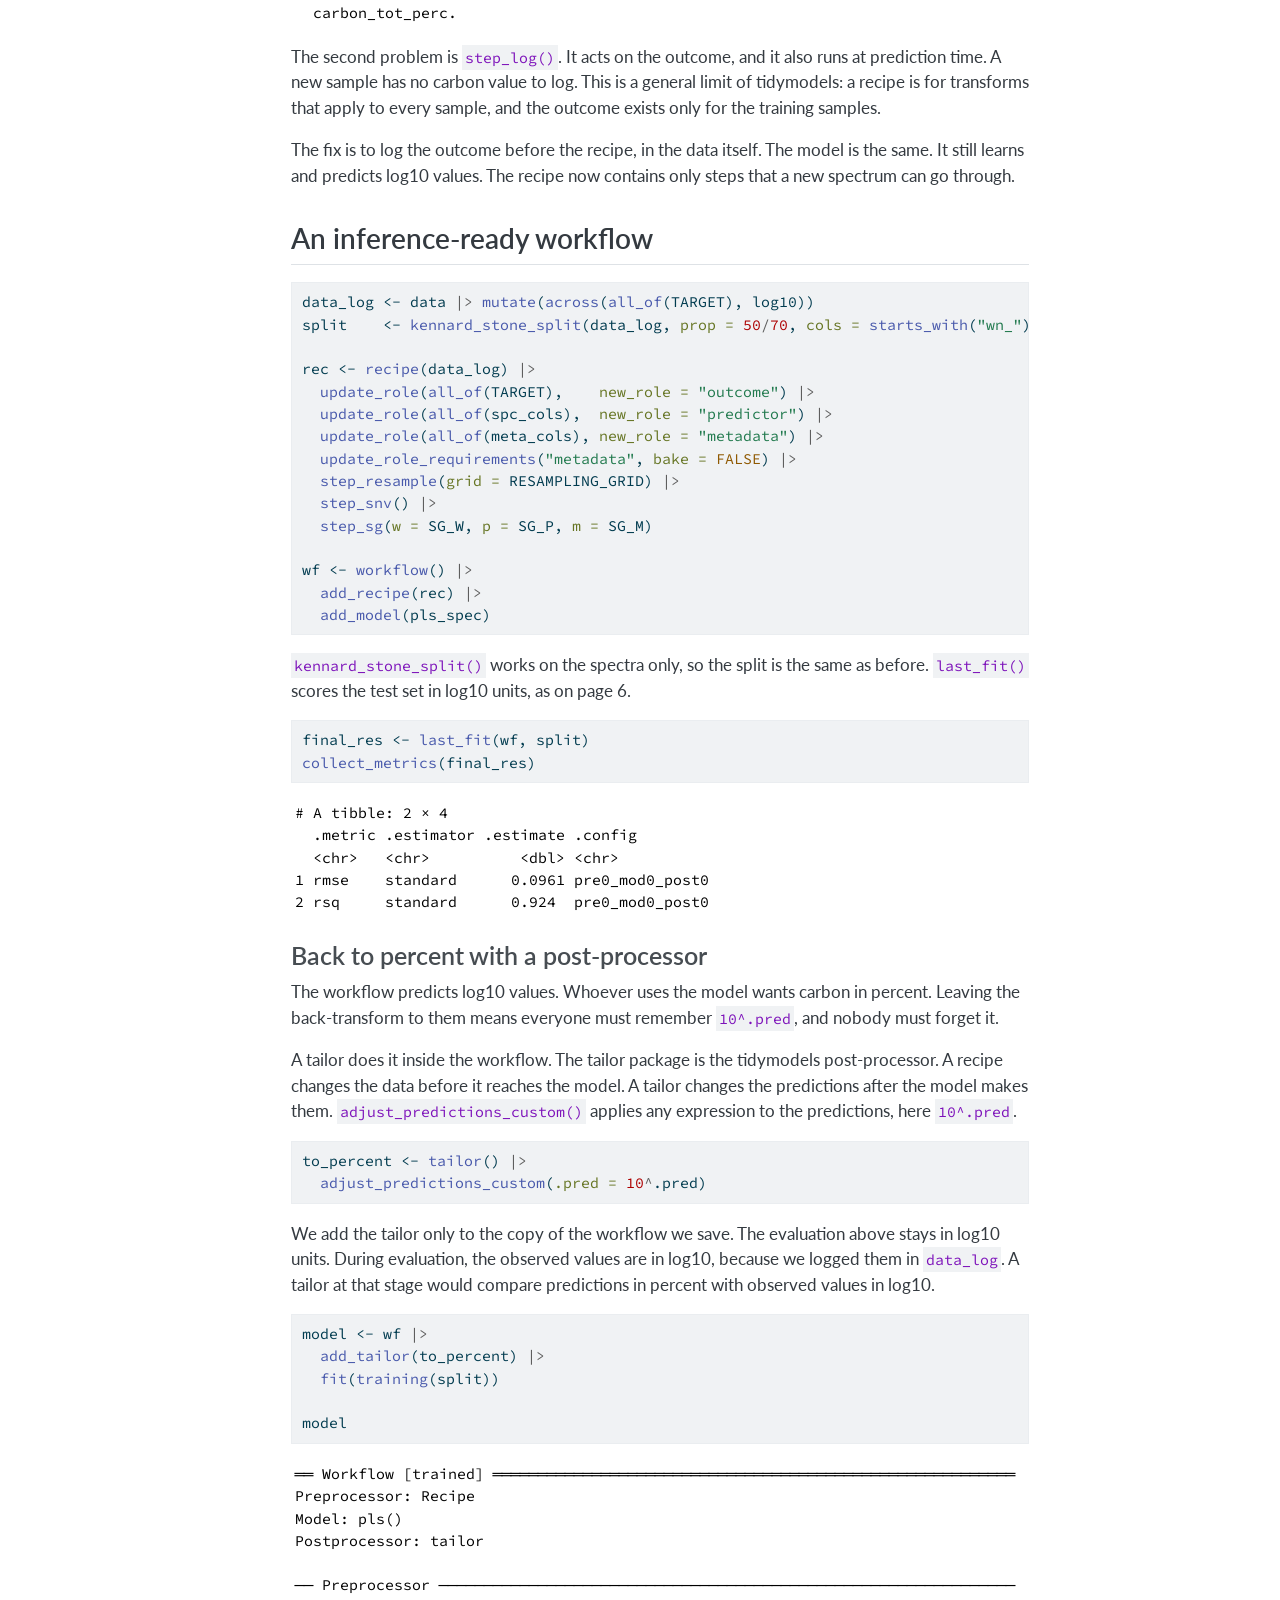
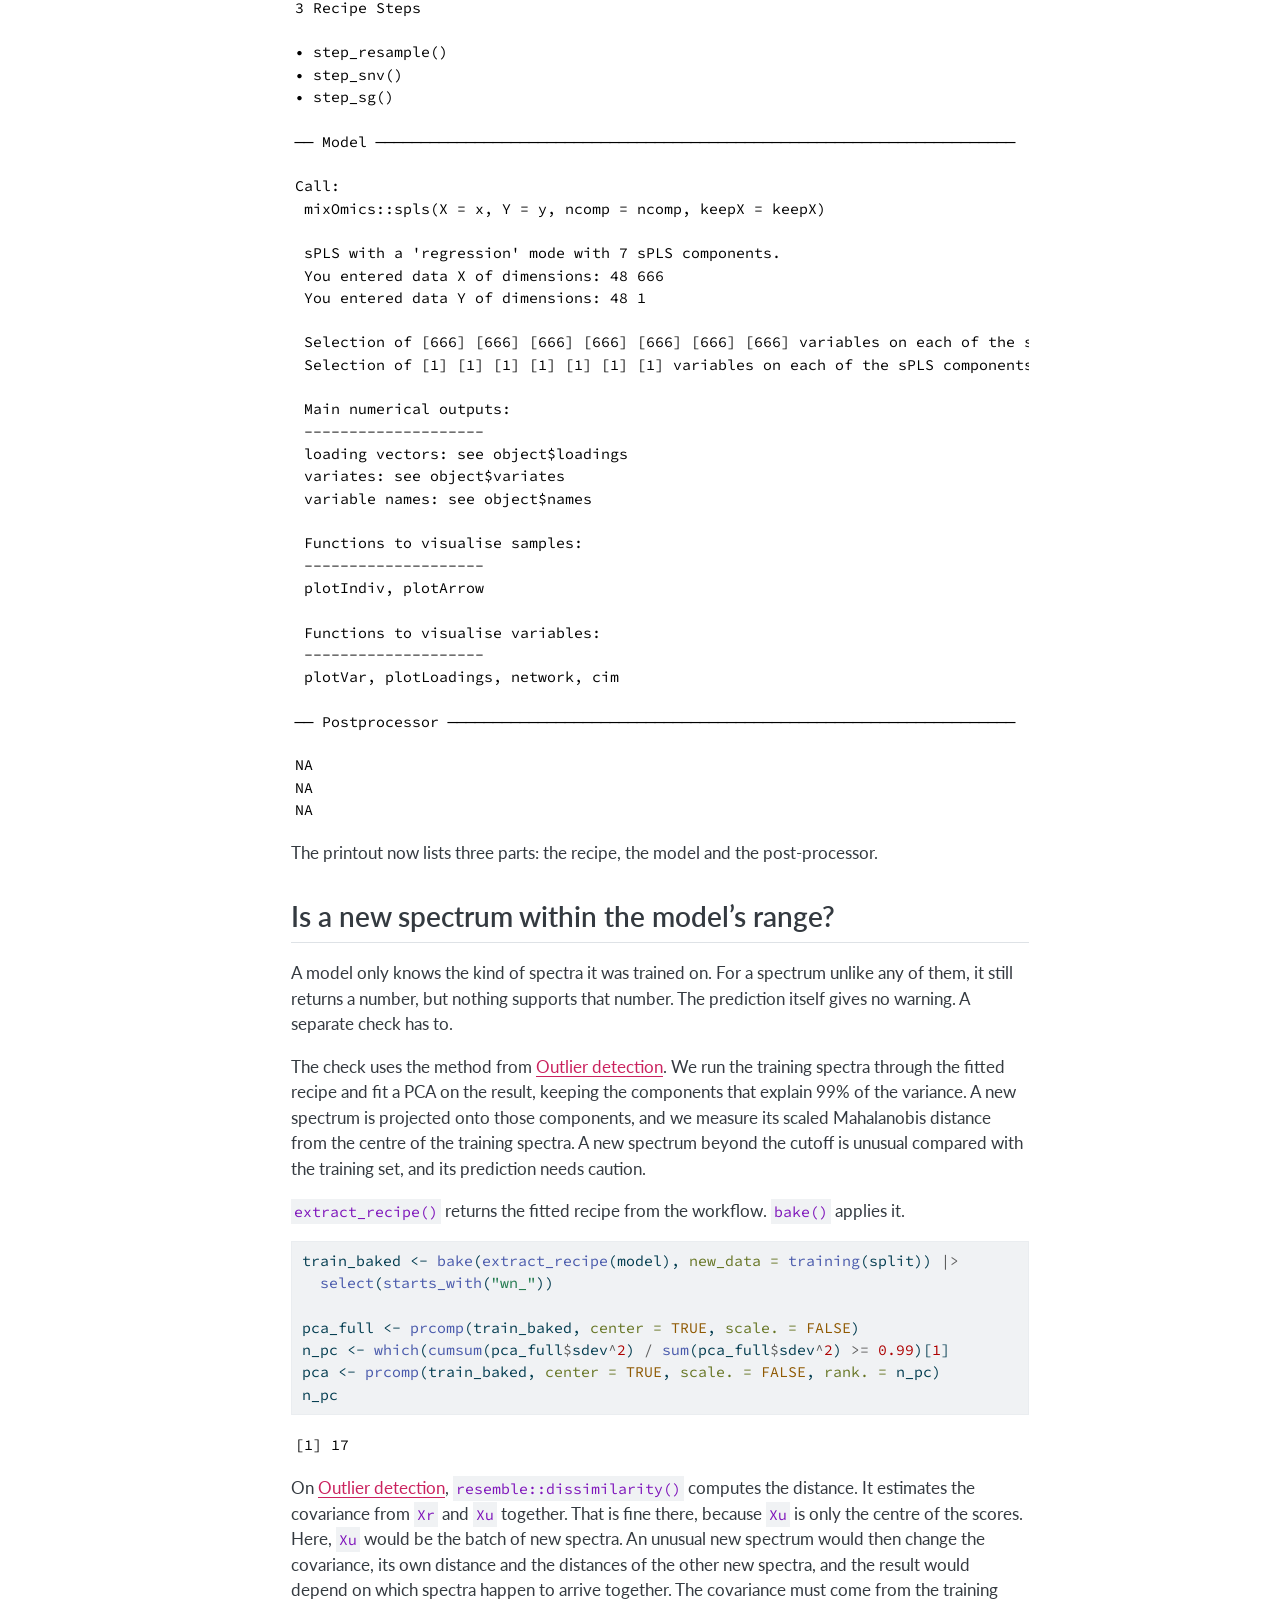
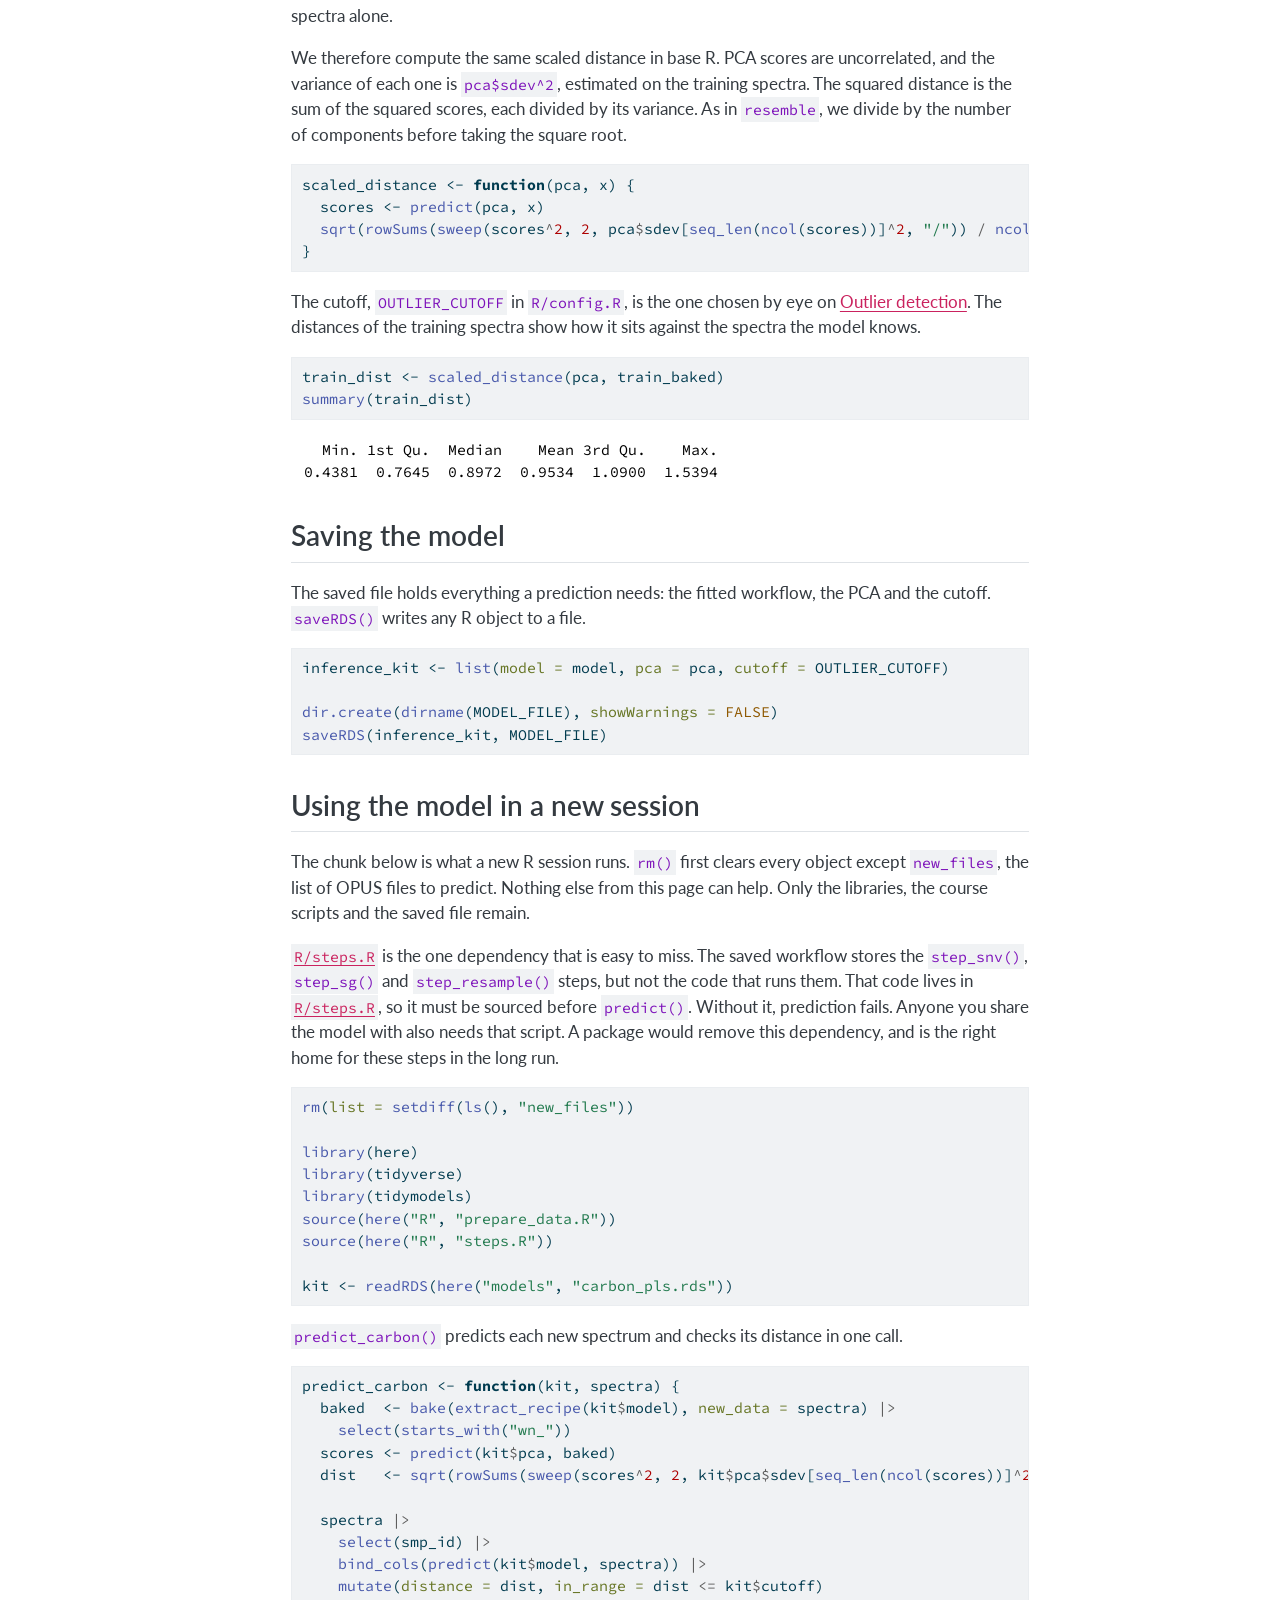
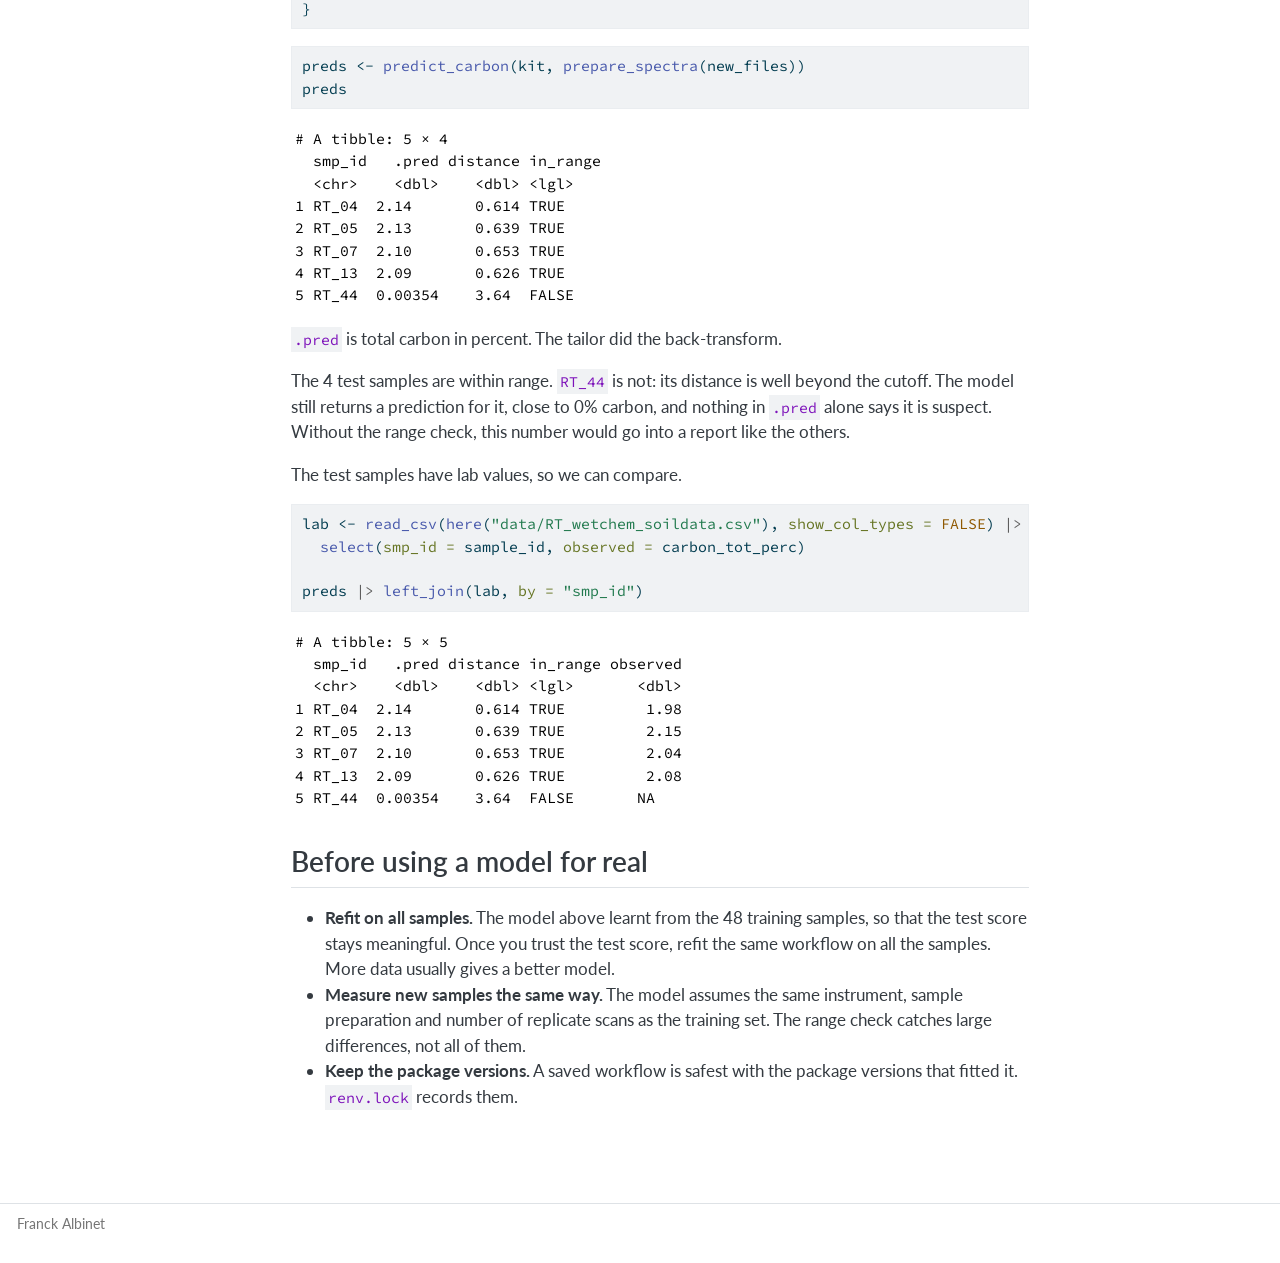
<file: 7-preparing-for-inference.html>
<!DOCTYPE html>
<html xmlns="http://www.w3.org/1999/xhtml" lang="en" xml:lang="en"><head>

<meta charset="utf-8">
<meta name="generator" content="quarto-1.9.37">

<meta name="viewport" content="width=device-width, initial-scale=1.0, user-scalable=yes">

<meta name="author" content="Franck Albinet">
<meta name="dcterms.date" content="2026-10-04">

<title>Preparing a model for inference – Soil mid-infrared spectroscopy with tidymodels</title>
<style>
/* Default styles provided by pandoc.
** See https://pandoc.org/MANUAL.html#variables-for-html for config info.
*/
code{white-space: pre-wrap;}
span.smallcaps{font-variant: small-caps;}
div.columns{display: flex; gap: min(4vw, 1.5em);}
div.column{flex: auto; overflow-x: auto;}
div.hanging-indent{margin-left: 1.5em; text-indent: -1.5em;}
ul.task-list{list-style: none;}
ul.task-list li input[type="checkbox"] {
  width: 0.8em;
  margin: 0 0.8em 0.2em -1em; /* quarto-specific, see https://github.com/quarto-dev/quarto-cli/issues/4556 */ 
  vertical-align: middle;
}
/* CSS for syntax highlighting */
html { -webkit-text-size-adjust: 100%; }
pre > code.sourceCode { white-space: pre; position: relative; }
pre > code.sourceCode > span { display: inline-block; line-height: 1.25; }
pre > code.sourceCode > span:empty { height: 1.2em; }
.sourceCode { overflow: visible; }
code.sourceCode > span { color: inherit; text-decoration: inherit; }
div.sourceCode { margin: 1em 0; }
pre.sourceCode { margin: 0; }
@media screen {
div.sourceCode { overflow: auto; }
}
@media print {
pre > code.sourceCode { white-space: pre-wrap; }
pre > code.sourceCode > span { text-indent: -5em; padding-left: 5em; }
}
pre.numberSource code
  { counter-reset: source-line 0; }
pre.numberSource code > span
  { position: relative; left: -4em; counter-increment: source-line; }
pre.numberSource code > span > a:first-child::before
  { content: counter(source-line);
    position: relative; left: -1em; text-align: right; vertical-align: baseline;
    border: none; display: inline-block;
    -webkit-touch-callout: none; -webkit-user-select: none;
    -khtml-user-select: none; -moz-user-select: none;
    -ms-user-select: none; user-select: none;
    padding: 0 4px; width: 4em;
  }
pre.numberSource { margin-left: 3em;  padding-left: 4px; }
div.sourceCode
  {   }
@media screen {
pre > code.sourceCode > span > a:first-child::before { text-decoration: underline; }
}
</style>


<script src="site_libs/quarto-nav/quarto-nav.js"></script>
<script src="site_libs/quarto-nav/headroom.min.js"></script>
<script src="site_libs/clipboard/clipboard.min.js"></script>
<script src="site_libs/quarto-search/autocomplete.umd.js"></script>
<script src="site_libs/quarto-search/fuse.min.js"></script>
<script src="site_libs/quarto-search/quarto-search.js"></script>
<meta name="quarto:offset" content="./">
<script src="site_libs/quarto-html/quarto.js" type="module"></script>
<script src="site_libs/quarto-html/tabsets/tabsets.js" type="module"></script>
<script src="site_libs/quarto-html/popper.min.js"></script>
<script src="site_libs/quarto-html/tippy.umd.min.js"></script>
<script src="site_libs/quarto-html/anchor.min.js"></script>
<link href="site_libs/quarto-html/tippy.css" rel="stylesheet">
<link href="site_libs/quarto-html/quarto-syntax-highlighting-a9c94084e156453ce75ecc8ff7b2041c.css" rel="stylesheet" id="quarto-text-highlighting-styles">
<script src="site_libs/bootstrap/bootstrap.min.js"></script>
<link href="site_libs/bootstrap/bootstrap-icons.css" rel="stylesheet">
<link href="site_libs/bootstrap/bootstrap-4c708733c4bd93f9cc044033404bda8f.min.css" rel="stylesheet" append-hash="true" id="quarto-bootstrap" data-mode="light">
<script id="quarto-search-options" type="application/json">{
  "location": "sidebar",
  "copy-button": false,
  "collapse-after": 3,
  "panel-placement": "start",
  "type": "textbox",
  "limit": 50,
  "keyboard-shortcut": [
    "f",
    "/",
    "s"
  ],
  "show-item-context": false,
  "language": {
    "search-no-results-text": "No results",
    "search-matching-documents-text": "matching documents",
    "search-copy-link-title": "Copy link to search",
    "search-hide-matches-text": "Hide additional matches",
    "search-more-match-text": "more match in this document",
    "search-more-matches-text": "more matches in this document",
    "search-clear-button-title": "Clear",
    "search-text-placeholder": "",
    "search-detached-cancel-button-title": "Cancel",
    "search-submit-button-title": "Submit",
    "search-label": "Search"
  }
}</script>
<link rel="preconnect" href="https://fonts.googleapis.com">
<link rel="preconnect" href="https://fonts.gstatic.com" crossorigin="">
<link href="https://fonts.googleapis.com/css2?family=Lato:ital,wght@0,300;0,400;0,700;0,900;1,400&amp;family=Source+Code+Pro&amp;display=swap" rel="stylesheet">


</head>

<body class="nav-sidebar docked quarto-light">

<div id="quarto-search-results"></div>
  <header id="quarto-header" class="headroom fixed-top">
  <nav class="quarto-secondary-nav">
    <div class="container-fluid d-flex">
      <button type="button" class="quarto-btn-toggle btn" data-bs-toggle="collapse" role="button" data-bs-target=".quarto-sidebar-collapse-item" aria-controls="quarto-sidebar" aria-expanded="false" aria-label="Toggle sidebar navigation" onclick="if (window.quartoToggleHeadroom) { window.quartoToggleHeadroom(); }">
        <i class="bi bi-layout-text-sidebar-reverse"></i>
      </button>
        <nav class="quarto-page-breadcrumbs" aria-label="breadcrumb"><ol class="breadcrumb"><li class="breadcrumb-item"><a href="./0-getting-setup.html">Foundations</a></li><li class="breadcrumb-item"><a href="./7-preparing-for-inference.html">Preparing a model for inference</a></li></ol></nav>
        <a class="flex-grow-1" role="navigation" data-bs-toggle="collapse" data-bs-target=".quarto-sidebar-collapse-item" aria-controls="quarto-sidebar" aria-expanded="false" aria-label="Toggle sidebar navigation" onclick="if (window.quartoToggleHeadroom) { window.quartoToggleHeadroom(); }">      
        </a>
      <button type="button" class="btn quarto-search-button" aria-label="Search" onclick="window.quartoOpenSearch();">
        <i class="bi bi-search"></i>
      </button>
    </div>
  </nav>
</header>
<!-- content -->
<div id="quarto-content" class="quarto-container page-columns page-rows-contents page-layout-article">
<!-- sidebar -->
  <nav id="quarto-sidebar" class="sidebar collapse collapse-horizontal quarto-sidebar-collapse-item sidebar-navigation docked overflow-auto">
    <div class="pt-lg-2 mt-2 text-left sidebar-header">
    <div class="sidebar-title mb-0 py-0">
      <a href="./">SOIl MIR SPECTROSCOPY</a> 
    </div>
      </div>
        <div class="mt-2 flex-shrink-0 align-items-center">
        <div class="sidebar-search">
        <div id="quarto-search" class="" title="Search"></div>
        </div>
        </div>
    <div class="sidebar-menu-container"> 
    <ul class="list-unstyled mt-1">
        <li class="sidebar-item">
  <div class="sidebar-item-container"> 
  <a href="./index.html" class="sidebar-item-text sidebar-link">
 <span class="menu-text">Home</span></a>
  </div>
</li>
        <li class="sidebar-item sidebar-item-section">
      <div class="sidebar-item-container"> 
            <a class="sidebar-item-text sidebar-link text-start" data-bs-toggle="collapse" data-bs-target="#quarto-sidebar-section-1" role="navigation" aria-expanded="true">
 <span class="menu-text">Foundations</span></a>
          <a class="sidebar-item-toggle text-start" data-bs-toggle="collapse" data-bs-target="#quarto-sidebar-section-1" role="navigation" aria-expanded="true" aria-label="Toggle section">
            <i class="bi bi-chevron-right ms-2"></i>
          </a> 
      </div>
      <ul id="quarto-sidebar-section-1" class="collapse list-unstyled sidebar-section depth1 show">  
          <li class="sidebar-item">
  <div class="sidebar-item-container"> 
  <a href="./0-getting-setup.html" class="sidebar-item-text sidebar-link">
 <span class="menu-text">Getting set up</span></a>
  </div>
</li>
          <li class="sidebar-item">
  <div class="sidebar-item-container"> 
  <a href="./1-full-pipeline.html" class="sidebar-item-text sidebar-link">
 <span class="menu-text">The full pipeline</span></a>
  </div>
</li>
          <li class="sidebar-item">
  <div class="sidebar-item-container"> 
  <a href="./2-loading-data.html" class="sidebar-item-text sidebar-link">
 <span class="menu-text">Loading spectral data</span></a>
  </div>
</li>
          <li class="sidebar-item">
  <div class="sidebar-item-container"> 
  <a href="./3-eda.html" class="sidebar-item-text sidebar-link">
 <span class="menu-text">Exploratory Data Analysis</span></a>
  </div>
</li>
          <li class="sidebar-item">
  <div class="sidebar-item-container"> 
  <a href="./4-feature-engineering.html" class="sidebar-item-text sidebar-link">
 <span class="menu-text">Feature engineering</span></a>
  </div>
</li>
          <li class="sidebar-item">
  <div class="sidebar-item-container"> 
  <a href="./5-outlier-detection.html" class="sidebar-item-text sidebar-link">
 <span class="menu-text">Outlier detection</span></a>
  </div>
</li>
          <li class="sidebar-item">
  <div class="sidebar-item-container"> 
  <a href="./6-evaluating-performance.html" class="sidebar-item-text sidebar-link">
 <span class="menu-text">Evaluating performance</span></a>
  </div>
</li>
          <li class="sidebar-item">
  <div class="sidebar-item-container"> 
  <a href="./7-preparing-for-inference.html" class="sidebar-item-text sidebar-link active">
 <span class="menu-text">Preparing a model for inference</span></a>
  </div>
</li>
      </ul>
  </li>
        <li class="sidebar-item sidebar-item-section">
      <div class="sidebar-item-container"> 
            <a class="sidebar-item-text sidebar-link text-start" data-bs-toggle="collapse" data-bs-target="#quarto-sidebar-section-2" role="navigation" aria-expanded="true">
 <span class="menu-text">Worked example</span></a>
          <a class="sidebar-item-toggle text-start" data-bs-toggle="collapse" data-bs-target="#quarto-sidebar-section-2" role="navigation" aria-expanded="true" aria-label="Toggle section">
            <i class="bi bi-chevron-right ms-2"></i>
          </a> 
      </div>
      <ul id="quarto-sidebar-section-2" class="collapse list-unstyled sidebar-section depth1 show">  
          <li class="sidebar-item">
  <div class="sidebar-item-container"> 
  <a href="./8-preparing-ossl.html" class="sidebar-item-text sidebar-link">
 <span class="menu-text">Preparing OSSL</span></a>
  </div>
</li>
          <li class="sidebar-item">
  <div class="sidebar-item-container"> 
  <a href="./9-kex-ossl-pipeline.html" class="sidebar-item-text sidebar-link">
 <span class="menu-text">Predicting Exchangeable Potassium using OSSL</span></a>
  </div>
</li>
      </ul>
  </li>
        <li class="sidebar-item sidebar-item-section">
      <div class="sidebar-item-container"> 
            <a class="sidebar-item-text sidebar-link text-start" data-bs-toggle="collapse" data-bs-target="#quarto-sidebar-section-3" role="navigation" aria-expanded="true">
 <span class="menu-text">Going further</span></a>
          <a class="sidebar-item-toggle text-start" data-bs-toggle="collapse" data-bs-target="#quarto-sidebar-section-3" role="navigation" aria-expanded="true" aria-label="Toggle section">
            <i class="bi bi-chevron-right ms-2"></i>
          </a> 
      </div>
      <ul id="quarto-sidebar-section-3" class="collapse list-unstyled sidebar-section depth1 show">  
          <li class="sidebar-item">
  <div class="sidebar-item-container"> 
  <a href="./howto/tuning-savitzky-golay.html" class="sidebar-item-text sidebar-link">
 <span class="menu-text">Does the Savitzky-Golay setting matter?</span></a>
  </div>
</li>
      </ul>
  </li>
    </ul>
    </div>
</nav>
<div id="quarto-sidebar-glass" class="quarto-sidebar-collapse-item" data-bs-toggle="collapse" data-bs-target=".quarto-sidebar-collapse-item"></div>
<!-- margin-sidebar -->
    <div id="quarto-margin-sidebar" class="sidebar margin-sidebar">
        <nav id="TOC" role="doc-toc" class="toc-active">
    <h2 id="toc-title">On this page</h2>
   
  <ul>
  <li><a href="#data-and-new-spectra" id="toc-data-and-new-spectra" class="nav-link active" data-scroll-target="#data-and-new-spectra">Data and new spectra</a></li>
  <li><a href="#why-the-page-6-workflow-cannot-predict-new-spectra" id="toc-why-the-page-6-workflow-cannot-predict-new-spectra" class="nav-link" data-scroll-target="#why-the-page-6-workflow-cannot-predict-new-spectra">Why the page 6 workflow cannot predict new spectra</a></li>
  <li><a href="#an-inference-ready-workflow" id="toc-an-inference-ready-workflow" class="nav-link" data-scroll-target="#an-inference-ready-workflow">An inference-ready workflow</a>
  <ul class="collapse">
  <li><a href="#back-to-percent-with-a-post-processor" id="toc-back-to-percent-with-a-post-processor" class="nav-link" data-scroll-target="#back-to-percent-with-a-post-processor">Back to percent with a post-processor</a></li>
  </ul></li>
  <li><a href="#is-a-new-spectrum-within-the-models-range" id="toc-is-a-new-spectrum-within-the-models-range" class="nav-link" data-scroll-target="#is-a-new-spectrum-within-the-models-range">Is a new spectrum within the model’s range?</a></li>
  <li><a href="#saving-the-model" id="toc-saving-the-model" class="nav-link" data-scroll-target="#saving-the-model">Saving the model</a></li>
  <li><a href="#using-the-model-in-a-new-session" id="toc-using-the-model-in-a-new-session" class="nav-link" data-scroll-target="#using-the-model-in-a-new-session">Using the model in a new session</a></li>
  <li><a href="#before-using-a-model-for-real" id="toc-before-using-a-model-for-real" class="nav-link" data-scroll-target="#before-using-a-model-for-real">Before using a model for real</a></li>
  </ul>
<div class="toc-actions"><ul><li><a href="https://github.com/franckalbinet/tidy-mirs/edit/main/7-preparing-for-inference.qmd" class="toc-action"><i class="bi bi-github"></i>Edit this page</a></li><li><a href="https://github.com/franckalbinet/tidy-mirs/issues/new" class="toc-action"><i class="bi empty"></i>Report an issue</a></li></ul></div></nav>
    </div>
<!-- main -->
<main class="content" id="quarto-document-content">

<header id="title-block-header" class="quarto-title-block default"><nav class="quarto-page-breadcrumbs quarto-title-breadcrumbs d-none d-lg-block" aria-label="breadcrumb"><ol class="breadcrumb"><li class="breadcrumb-item"><a href="./0-getting-setup.html">Foundations</a></li><li class="breadcrumb-item"><a href="./7-preparing-for-inference.html">Preparing a model for inference</a></li></ol></nav>
<div class="quarto-title">
<h1 class="title">Preparing a model for inference</h1>
<p class="subtitle lead">Save a fitted model, load it again, and predict new spectra.</p>
</div>



<div class="quarto-title-meta">

    <div>
    <div class="quarto-title-meta-heading">Author</div>
    <div class="quarto-title-meta-contents">
             <p>Franck Albinet </p>
          </div>
  </div>
    
    <div>
    <div class="quarto-title-meta-heading">Published</div>
    <div class="quarto-title-meta-contents">
      <p class="date">October 4, 2026</p>
    </div>
  </div>
  
    
  </div>
  


</header>


<p>The pages before this one fit models and score them. Every sample they use has a lab value. Inference is what comes next: predicting a soil property from a new spectrum, with no lab value. This page takes the 7-component model chosen in <a href="./6-evaluating-performance.html">Evaluating performance</a> and prepares it for that job. It then saves the model to a file, loads it again as a new R session would, and predicts a few new samples.</p>
<div class="cell" data-layout-align="center">
<div class="code-copy-outer-scaffold"><div class="sourceCode cell-code" id="cb1"><pre class="sourceCode r code-with-copy"><code class="sourceCode r"><span id="cb1-1"><a href="#cb1-1" aria-hidden="true" tabindex="-1"></a><span class="fu">library</span>(here)</span>
<span id="cb1-2"><a href="#cb1-2" aria-hidden="true" tabindex="-1"></a><span class="fu">library</span>(tidyverse)</span>
<span id="cb1-3"><a href="#cb1-3" aria-hidden="true" tabindex="-1"></a><span class="fu">library</span>(tidymodels)</span>
<span id="cb1-4"><a href="#cb1-4" aria-hidden="true" tabindex="-1"></a><span class="fu">library</span>(plsmod)</span>
<span id="cb1-5"><a href="#cb1-5" aria-hidden="true" tabindex="-1"></a><span class="fu">library</span>(tailor)</span>
<span id="cb1-6"><a href="#cb1-6" aria-hidden="true" tabindex="-1"></a><span class="fu">source</span>(<span class="fu">here</span>(<span class="st">"R"</span>, <span class="st">"prepare_data.R"</span>))</span>
<span id="cb1-7"><a href="#cb1-7" aria-hidden="true" tabindex="-1"></a><span class="fu">source</span>(<span class="fu">here</span>(<span class="st">"R"</span>, <span class="st">"steps.R"</span>))</span>
<span id="cb1-8"><a href="#cb1-8" aria-hidden="true" tabindex="-1"></a><span class="fu">source</span>(<span class="fu">here</span>(<span class="st">"R"</span>, <span class="st">"split.R"</span>))</span>
<span id="cb1-9"><a href="#cb1-9" aria-hidden="true" tabindex="-1"></a><span class="fu">source</span>(<span class="fu">here</span>(<span class="st">"R"</span>, <span class="st">"config.R"</span>))</span>
<span id="cb1-10"><a href="#cb1-10" aria-hidden="true" tabindex="-1"></a><span class="fu">theme_set</span>(<span class="fu">theme_bw</span>())</span>
<span id="cb1-11"><a href="#cb1-11" aria-hidden="true" tabindex="-1"></a><span class="fu">tidymodels_prefer</span>()</span></code></pre></div><button title="Copy to Clipboard" class="code-copy-button"><i class="bi"></i></button></div>
</div>
<p>References:</p>
<ul>
<li><a href="https://www.tmwr.org/recipes.html">Tidy Modeling with R, chapter 8: Feature engineering with recipes</a></li>
<li><a href="https://recipes.tidymodels.org/reference/update_role_requirements.html"><code>recipes::update_role_requirements()</code></a></li>
<li><a href="https://tailor.tidymodels.org/">tailor: post-processing model predictions</a> and <a href="https://tailor.tidymodels.org/reference/adjust_predictions_custom.html"><code>adjust_predictions_custom()</code></a></li>
</ul>
<div class="cell" data-layout-align="center">
<div class="code-copy-outer-scaffold"><div class="sourceCode cell-code" id="cb2"><pre class="sourceCode r code-with-copy"><code class="sourceCode r"><span id="cb2-1"><a href="#cb2-1" aria-hidden="true" tabindex="-1"></a>SPECTRA_DIR    <span class="ot">&lt;-</span> <span class="fu">here</span>(<span class="st">"data/RT_spectra"</span>)</span>
<span id="cb2-2"><a href="#cb2-2" aria-hidden="true" tabindex="-1"></a>SOIL_PROP_FILE <span class="ot">&lt;-</span> <span class="fu">here</span>(<span class="st">"data/RT_wetchem_soildata.csv"</span>)</span>
<span id="cb2-3"><a href="#cb2-3" aria-hidden="true" tabindex="-1"></a>MODEL_FILE     <span class="ot">&lt;-</span> <span class="fu">here</span>(<span class="st">"models"</span>, <span class="st">"carbon_pls.rds"</span>)</span>
<span id="cb2-4"><a href="#cb2-4" aria-hidden="true" tabindex="-1"></a></span>
<span id="cb2-5"><a href="#cb2-5" aria-hidden="true" tabindex="-1"></a>TARGET   <span class="ot">&lt;-</span> <span class="st">"carbon_tot_perc"</span></span>
<span id="cb2-6"><a href="#cb2-6" aria-hidden="true" tabindex="-1"></a>NUM_COMP <span class="ot">&lt;-</span> <span class="dv">7</span>L</span></code></pre></div><button title="Copy to Clipboard" class="code-copy-button"><i class="bi"></i></button></div>
</div>
<section id="data-and-new-spectra" class="level2">
<h2 class="anchored" data-anchor-id="data-and-new-spectra">Data and new spectra</h2>
<p>The data and the split are the same as in <a href="./6-evaluating-performance.html">Evaluating performance</a>.</p>
<div class="cell" data-layout-align="center">
<div class="code-copy-outer-scaffold"><div class="sourceCode cell-code" id="cb3"><pre class="sourceCode r code-with-copy"><code class="sourceCode r"><span id="cb3-1"><a href="#cb3-1" aria-hidden="true" tabindex="-1"></a>data  <span class="ot">&lt;-</span> <span class="fu">prepare_rt</span>(SPECTRA_DIR, SOIL_PROP_FILE) <span class="sc">|&gt;</span> <span class="fu">filter</span>(<span class="sc">!</span>smp_id <span class="sc">%in%</span> EXCLUDED_SAMPLES)</span>
<span id="cb3-2"><a href="#cb3-2" aria-hidden="true" tabindex="-1"></a>split <span class="ot">&lt;-</span> <span class="fu">kennard_stone_split</span>(data, <span class="at">prop =</span> <span class="dv">50</span><span class="sc">/</span><span class="dv">70</span>, <span class="at">cols =</span> <span class="fu">starts_with</span>(<span class="st">"wn_"</span>))</span></code></pre></div><button title="Copy to Clipboard" class="code-copy-button"><i class="bi"></i></button></div>
</div>
<p>We have no truly new samples. Instead, we use the raw OPUS files of 4 test samples, plus <code>RT_44</code>. <code>RT_44</code> is one of the two samples <a href="./5-outlier-detection.html">Outlier detection</a> flagged, and the model never saw it. These files stand in for a batch of new samples fresh from the spectrometer.</p>
<p><code>prepare_spectra()</code>, from <a href="https://github.com/franckalbinet/tidy-mirs/blob/main/R/prepare_data.R"><code>R/prepare_data.R</code></a>, reads OPUS files and averages the replicate scans of each sample. <code>prepare_rt()</code> does the same and then joins the lab data. New samples have no lab data, so <code>prepare_spectra()</code> is all they need.</p>
<div class="cell" data-layout-align="center">
<div class="code-copy-outer-scaffold"><div class="sourceCode cell-code" id="cb4"><pre class="sourceCode r code-with-copy"><code class="sourceCode r"><span id="cb4-1"><a href="#cb4-1" aria-hidden="true" tabindex="-1"></a>new_ids <span class="ot">&lt;-</span> <span class="fu">c</span>(<span class="fu">head</span>(<span class="fu">testing</span>(split)<span class="sc">$</span>smp_id, <span class="dv">4</span>), <span class="st">"RT_44"</span>)</span>
<span id="cb4-2"><a href="#cb4-2" aria-hidden="true" tabindex="-1"></a></span>
<span id="cb4-3"><a href="#cb4-3" aria-hidden="true" tabindex="-1"></a>new_files <span class="ot">&lt;-</span> <span class="fu">list.files</span>(SPECTRA_DIR, <span class="at">full.names =</span> <span class="cn">TRUE</span>)</span>
<span id="cb4-4"><a href="#cb4-4" aria-hidden="true" tabindex="-1"></a>new_files <span class="ot">&lt;-</span> new_files[<span class="fu">str_extract</span>(<span class="fu">basename</span>(new_files), <span class="st">"RT_</span><span class="sc">\\</span><span class="st">d+"</span>) <span class="sc">%in%</span> new_ids]</span>
<span id="cb4-5"><a href="#cb4-5" aria-hidden="true" tabindex="-1"></a><span class="fu">basename</span>(new_files)</span></code></pre></div><button title="Copy to Clipboard" class="code-copy-button"><i class="bi"></i></button></div>
<div class="cell-output cell-output-stdout">
<pre><code> [1] "RT_04_001.0" "RT_04_002.0" "RT_04_003.0" "RT_04_004.0" "RT_05_001.0"
 [6] "RT_05_002.0" "RT_05_003.0" "RT_05_004.0" "RT_07_001.0" "RT_07_002.0"
[11] "RT_07_003.0" "RT_07_004.0" "RT_13_001.0" "RT_13_002.0" "RT_13_003.0"
[16] "RT_13_004.0" "RT_44_001.0" "RT_44_002.0" "RT_44_003.0" "RT_44_004.0"</code></pre>
</div>
</div>
<div class="cell" data-layout-align="center">
<div class="code-copy-outer-scaffold"><div class="sourceCode cell-code" id="cb6"><pre class="sourceCode r code-with-copy"><code class="sourceCode r"><span id="cb6-1"><a href="#cb6-1" aria-hidden="true" tabindex="-1"></a>new_spectra <span class="ot">&lt;-</span> <span class="fu">prepare_spectra</span>(new_files)</span>
<span id="cb6-2"><a href="#cb6-2" aria-hidden="true" tabindex="-1"></a>new_spectra <span class="sc">|&gt;</span> <span class="fu">select</span>(smp_id, <span class="dv">1</span><span class="sc">:</span><span class="dv">4</span>)</span></code></pre></div><button title="Copy to Clipboard" class="code-copy-button"><i class="bi"></i></button></div>
<div class="cell-output cell-output-stdout">
<pre><code># A tibble: 5 × 4
  smp_id wn_3997.5 wn_3995.5 wn_3993.4
  &lt;chr&gt;      &lt;dbl&gt;     &lt;dbl&gt;     &lt;dbl&gt;
1 RT_04       1.10      1.10      1.10
2 RT_05       1.13      1.13      1.13
3 RT_07       1.12      1.12      1.12
4 RT_13       1.12      1.12      1.12
5 RT_44       1.21      1.21      1.21</code></pre>
</div>
</div>
<p><code>new_spectra</code> has <code>smp_id</code> and the spectral columns. It has no <code>carbon_tot_perc</code> and none of the other lab columns.</p>
</section>
<section id="why-the-page-6-workflow-cannot-predict-new-spectra" class="level2">
<h2 class="anchored" data-anchor-id="why-the-page-6-workflow-cannot-predict-new-spectra">Why the page 6 workflow cannot predict new spectra</h2>
<p>A recipe runs at two moments. It runs when the workflow is fitted, on the training data. It runs again every time the workflow predicts, on the new data. The same steps apply at both moments, which is the point: a new spectrum gets exactly the resampling, SNV and Savitzky-Golay filter the training spectra got.</p>
<p>Steps on predictors work at both moments. Two parts of the page 6 recipe do not. The chunks below rebuild that workflow, fit it on the training set, and try to predict <code>new_spectra</code>.</p>
<div class="cell" data-layout-align="center">
<div class="code-copy-outer-scaffold"><div class="sourceCode cell-code" id="cb8"><pre class="sourceCode r code-with-copy"><code class="sourceCode r"><span id="cb8-1"><a href="#cb8-1" aria-hidden="true" tabindex="-1"></a>spc_cols  <span class="ot">&lt;-</span> <span class="fu">names</span>(data)[<span class="fu">startsWith</span>(<span class="fu">names</span>(data), <span class="st">"wn_"</span>)]</span>
<span id="cb8-2"><a href="#cb8-2" aria-hidden="true" tabindex="-1"></a>meta_cols <span class="ot">&lt;-</span> <span class="fu">setdiff</span>(<span class="fu">names</span>(data), <span class="fu">c</span>(TARGET, spc_cols))</span>
<span id="cb8-3"><a href="#cb8-3" aria-hidden="true" tabindex="-1"></a></span>
<span id="cb8-4"><a href="#cb8-4" aria-hidden="true" tabindex="-1"></a>pls_spec <span class="ot">&lt;-</span> <span class="fu">pls</span>(<span class="at">num_comp =</span> NUM_COMP) <span class="sc">|&gt;</span></span>
<span id="cb8-5"><a href="#cb8-5" aria-hidden="true" tabindex="-1"></a>  <span class="fu">set_engine</span>(<span class="st">"mixOmics"</span>) <span class="sc">|&gt;</span></span>
<span id="cb8-6"><a href="#cb8-6" aria-hidden="true" tabindex="-1"></a>  <span class="fu">set_mode</span>(<span class="st">"regression"</span>)</span>
<span id="cb8-7"><a href="#cb8-7" aria-hidden="true" tabindex="-1"></a></span>
<span id="cb8-8"><a href="#cb8-8" aria-hidden="true" tabindex="-1"></a>rec_page6 <span class="ot">&lt;-</span> <span class="fu">recipe</span>(data) <span class="sc">|&gt;</span></span>
<span id="cb8-9"><a href="#cb8-9" aria-hidden="true" tabindex="-1"></a>  <span class="fu">update_role</span>(<span class="fu">all_of</span>(TARGET),    <span class="at">new_role =</span> <span class="st">"outcome"</span>) <span class="sc">|&gt;</span></span>
<span id="cb8-10"><a href="#cb8-10" aria-hidden="true" tabindex="-1"></a>  <span class="fu">update_role</span>(<span class="fu">all_of</span>(spc_cols),  <span class="at">new_role =</span> <span class="st">"predictor"</span>) <span class="sc">|&gt;</span></span>
<span id="cb8-11"><a href="#cb8-11" aria-hidden="true" tabindex="-1"></a>  <span class="fu">update_role</span>(<span class="fu">all_of</span>(meta_cols), <span class="at">new_role =</span> <span class="st">"metadata"</span>) <span class="sc">|&gt;</span></span>
<span id="cb8-12"><a href="#cb8-12" aria-hidden="true" tabindex="-1"></a>  <span class="fu">step_log</span>(<span class="fu">all_outcomes</span>(), <span class="at">base =</span> <span class="dv">10</span>) <span class="sc">|&gt;</span></span>
<span id="cb8-13"><a href="#cb8-13" aria-hidden="true" tabindex="-1"></a>  <span class="fu">step_resample</span>(<span class="at">grid =</span> RESAMPLING_GRID) <span class="sc">|&gt;</span></span>
<span id="cb8-14"><a href="#cb8-14" aria-hidden="true" tabindex="-1"></a>  <span class="fu">step_snv</span>() <span class="sc">|&gt;</span></span>
<span id="cb8-15"><a href="#cb8-15" aria-hidden="true" tabindex="-1"></a>  <span class="fu">step_sg</span>(<span class="at">w =</span> SG_W, <span class="at">p =</span> SG_P, <span class="at">m =</span> SG_M)</span>
<span id="cb8-16"><a href="#cb8-16" aria-hidden="true" tabindex="-1"></a></span>
<span id="cb8-17"><a href="#cb8-17" aria-hidden="true" tabindex="-1"></a>wf_page6 <span class="ot">&lt;-</span> <span class="fu">workflow</span>() <span class="sc">|&gt;</span></span>
<span id="cb8-18"><a href="#cb8-18" aria-hidden="true" tabindex="-1"></a>  <span class="fu">add_recipe</span>(rec_page6) <span class="sc">|&gt;</span></span>
<span id="cb8-19"><a href="#cb8-19" aria-hidden="true" tabindex="-1"></a>  <span class="fu">add_model</span>(pls_spec) <span class="sc">|&gt;</span></span>
<span id="cb8-20"><a href="#cb8-20" aria-hidden="true" tabindex="-1"></a>  <span class="fu">fit</span>(<span class="fu">training</span>(split))</span></code></pre></div><button title="Copy to Clipboard" class="code-copy-button"><i class="bi"></i></button></div>
</div>
<div class="cell" data-layout-align="center">
<div class="code-copy-outer-scaffold"><div class="sourceCode cell-code" id="cb9"><pre class="sourceCode r code-with-copy"><code class="sourceCode r"><span id="cb9-1"><a href="#cb9-1" aria-hidden="true" tabindex="-1"></a><span class="fu">predict</span>(wf_page6, new_spectra)</span></code></pre></div><button title="Copy to Clipboard" class="code-copy-button"><i class="bi"></i></button></div>
<div class="cell-output cell-output-error">
<pre><code>Error in `hardhat::forge()`:
! The required columns "source", "clay_perc", "pH_H20",
  "carbon_org_perc", "potassium_cmolkg", and "phosporus_mgkg" are missing.</code></pre>
</div>
</div>
<p>The first problem is the metadata columns. By default, recipes requires every column it saw at fitting time, whatever its role. The lab columns have the role “metadata”, so the recipe asks for them. This default is a safety net: some steps use non-predictor columns, and a missing column should stop the prediction rather than pass unnoticed. Here, the lab columns are only carried along. <code>update_role_requirements("metadata", bake = FALSE)</code> says so: the recipe needs them at fitting time, but not when it bakes new data.</p>
<div class="cell" data-layout-align="center">
<div class="code-copy-outer-scaffold"><div class="sourceCode cell-code" id="cb11"><pre class="sourceCode r code-with-copy"><code class="sourceCode r"><span id="cb11-1"><a href="#cb11-1" aria-hidden="true" tabindex="-1"></a>wf_meta <span class="ot">&lt;-</span> <span class="fu">workflow</span>() <span class="sc">|&gt;</span></span>
<span id="cb11-2"><a href="#cb11-2" aria-hidden="true" tabindex="-1"></a>  <span class="fu">add_recipe</span>(rec_page6 <span class="sc">|&gt;</span> <span class="fu">update_role_requirements</span>(<span class="st">"metadata"</span>, <span class="at">bake =</span> <span class="cn">FALSE</span>)) <span class="sc">|&gt;</span></span>
<span id="cb11-3"><a href="#cb11-3" aria-hidden="true" tabindex="-1"></a>  <span class="fu">add_model</span>(pls_spec) <span class="sc">|&gt;</span></span>
<span id="cb11-4"><a href="#cb11-4" aria-hidden="true" tabindex="-1"></a>  <span class="fu">fit</span>(<span class="fu">training</span>(split))</span>
<span id="cb11-5"><a href="#cb11-5" aria-hidden="true" tabindex="-1"></a></span>
<span id="cb11-6"><a href="#cb11-6" aria-hidden="true" tabindex="-1"></a><span class="fu">predict</span>(wf_meta, new_spectra)</span></code></pre></div><button title="Copy to Clipboard" class="code-copy-button"><i class="bi"></i></button></div>
<div class="cell-output cell-output-error">
<pre><code>Error in `step_log()`:
! The following required column is missing from `new_data`:
  carbon_tot_perc.</code></pre>
</div>
</div>
<p>The second problem is <code>step_log()</code>. It acts on the outcome, and it also runs at prediction time. A new sample has no carbon value to log. This is a general limit of tidymodels: a recipe is for transforms that apply to every sample, and the outcome exists only for the training samples.</p>
<p>The fix is to log the outcome before the recipe, in the data itself. The model is the same. It still learns and predicts log10 values. The recipe now contains only steps that a new spectrum can go through.</p>
</section>
<section id="an-inference-ready-workflow" class="level2">
<h2 class="anchored" data-anchor-id="an-inference-ready-workflow">An inference-ready workflow</h2>
<div class="cell" data-layout-align="center">
<div class="code-copy-outer-scaffold"><div class="sourceCode cell-code" id="cb13"><pre class="sourceCode r code-with-copy"><code class="sourceCode r"><span id="cb13-1"><a href="#cb13-1" aria-hidden="true" tabindex="-1"></a>data_log <span class="ot">&lt;-</span> data <span class="sc">|&gt;</span> <span class="fu">mutate</span>(<span class="fu">across</span>(<span class="fu">all_of</span>(TARGET), log10))</span>
<span id="cb13-2"><a href="#cb13-2" aria-hidden="true" tabindex="-1"></a>split    <span class="ot">&lt;-</span> <span class="fu">kennard_stone_split</span>(data_log, <span class="at">prop =</span> <span class="dv">50</span><span class="sc">/</span><span class="dv">70</span>, <span class="at">cols =</span> <span class="fu">starts_with</span>(<span class="st">"wn_"</span>))</span>
<span id="cb13-3"><a href="#cb13-3" aria-hidden="true" tabindex="-1"></a></span>
<span id="cb13-4"><a href="#cb13-4" aria-hidden="true" tabindex="-1"></a>rec <span class="ot">&lt;-</span> <span class="fu">recipe</span>(data_log) <span class="sc">|&gt;</span></span>
<span id="cb13-5"><a href="#cb13-5" aria-hidden="true" tabindex="-1"></a>  <span class="fu">update_role</span>(<span class="fu">all_of</span>(TARGET),    <span class="at">new_role =</span> <span class="st">"outcome"</span>) <span class="sc">|&gt;</span></span>
<span id="cb13-6"><a href="#cb13-6" aria-hidden="true" tabindex="-1"></a>  <span class="fu">update_role</span>(<span class="fu">all_of</span>(spc_cols),  <span class="at">new_role =</span> <span class="st">"predictor"</span>) <span class="sc">|&gt;</span></span>
<span id="cb13-7"><a href="#cb13-7" aria-hidden="true" tabindex="-1"></a>  <span class="fu">update_role</span>(<span class="fu">all_of</span>(meta_cols), <span class="at">new_role =</span> <span class="st">"metadata"</span>) <span class="sc">|&gt;</span></span>
<span id="cb13-8"><a href="#cb13-8" aria-hidden="true" tabindex="-1"></a>  <span class="fu">update_role_requirements</span>(<span class="st">"metadata"</span>, <span class="at">bake =</span> <span class="cn">FALSE</span>) <span class="sc">|&gt;</span></span>
<span id="cb13-9"><a href="#cb13-9" aria-hidden="true" tabindex="-1"></a>  <span class="fu">step_resample</span>(<span class="at">grid =</span> RESAMPLING_GRID) <span class="sc">|&gt;</span></span>
<span id="cb13-10"><a href="#cb13-10" aria-hidden="true" tabindex="-1"></a>  <span class="fu">step_snv</span>() <span class="sc">|&gt;</span></span>
<span id="cb13-11"><a href="#cb13-11" aria-hidden="true" tabindex="-1"></a>  <span class="fu">step_sg</span>(<span class="at">w =</span> SG_W, <span class="at">p =</span> SG_P, <span class="at">m =</span> SG_M)</span>
<span id="cb13-12"><a href="#cb13-12" aria-hidden="true" tabindex="-1"></a></span>
<span id="cb13-13"><a href="#cb13-13" aria-hidden="true" tabindex="-1"></a>wf <span class="ot">&lt;-</span> <span class="fu">workflow</span>() <span class="sc">|&gt;</span></span>
<span id="cb13-14"><a href="#cb13-14" aria-hidden="true" tabindex="-1"></a>  <span class="fu">add_recipe</span>(rec) <span class="sc">|&gt;</span></span>
<span id="cb13-15"><a href="#cb13-15" aria-hidden="true" tabindex="-1"></a>  <span class="fu">add_model</span>(pls_spec)</span></code></pre></div><button title="Copy to Clipboard" class="code-copy-button"><i class="bi"></i></button></div>
</div>
<p><code>kennard_stone_split()</code> works on the spectra only, so the split is the same as before. <code>last_fit()</code> scores the test set in log10 units, as on page 6.</p>
<div class="cell" data-layout-align="center">
<div class="code-copy-outer-scaffold"><div class="sourceCode cell-code" id="cb14"><pre class="sourceCode r code-with-copy"><code class="sourceCode r"><span id="cb14-1"><a href="#cb14-1" aria-hidden="true" tabindex="-1"></a>final_res <span class="ot">&lt;-</span> <span class="fu">last_fit</span>(wf, split)</span>
<span id="cb14-2"><a href="#cb14-2" aria-hidden="true" tabindex="-1"></a><span class="fu">collect_metrics</span>(final_res)</span></code></pre></div><button title="Copy to Clipboard" class="code-copy-button"><i class="bi"></i></button></div>
<div class="cell-output cell-output-stdout">
<pre><code># A tibble: 2 × 4
  .metric .estimator .estimate .config        
  &lt;chr&gt;   &lt;chr&gt;          &lt;dbl&gt; &lt;chr&gt;          
1 rmse    standard      0.0961 pre0_mod0_post0
2 rsq     standard      0.924  pre0_mod0_post0</code></pre>
</div>
</div>
<section id="back-to-percent-with-a-post-processor" class="level3">
<h3 class="anchored" data-anchor-id="back-to-percent-with-a-post-processor">Back to percent with a post-processor</h3>
<p>The workflow predicts log10 values. Whoever uses the model wants carbon in percent. Leaving the back-transform to them means everyone must remember <code>10^.pred</code>, and nobody must forget it.</p>
<p>A tailor does it inside the workflow. The tailor package is the tidymodels post-processor. A recipe changes the data before it reaches the model. A tailor changes the predictions after the model makes them. <code>adjust_predictions_custom()</code> applies any expression to the predictions, here <code>10^.pred</code>.</p>
<div class="cell" data-layout-align="center">
<div class="code-copy-outer-scaffold"><div class="sourceCode cell-code" id="cb16"><pre class="sourceCode r code-with-copy"><code class="sourceCode r"><span id="cb16-1"><a href="#cb16-1" aria-hidden="true" tabindex="-1"></a>to_percent <span class="ot">&lt;-</span> <span class="fu">tailor</span>() <span class="sc">|&gt;</span></span>
<span id="cb16-2"><a href="#cb16-2" aria-hidden="true" tabindex="-1"></a>  <span class="fu">adjust_predictions_custom</span>(<span class="at">.pred =</span> <span class="dv">10</span><span class="sc">^</span>.pred)</span></code></pre></div><button title="Copy to Clipboard" class="code-copy-button"><i class="bi"></i></button></div>
</div>
<p>We add the tailor only to the copy of the workflow we save. The evaluation above stays in log10 units. During evaluation, the observed values are in log10, because we logged them in <code>data_log</code>. A tailor at that stage would compare predictions in percent with observed values in log10.</p>
<div class="cell" data-layout-align="center">
<div class="code-copy-outer-scaffold"><div class="sourceCode cell-code" id="cb17"><pre class="sourceCode r code-with-copy"><code class="sourceCode r"><span id="cb17-1"><a href="#cb17-1" aria-hidden="true" tabindex="-1"></a>model <span class="ot">&lt;-</span> wf <span class="sc">|&gt;</span></span>
<span id="cb17-2"><a href="#cb17-2" aria-hidden="true" tabindex="-1"></a>  <span class="fu">add_tailor</span>(to_percent) <span class="sc">|&gt;</span></span>
<span id="cb17-3"><a href="#cb17-3" aria-hidden="true" tabindex="-1"></a>  <span class="fu">fit</span>(<span class="fu">training</span>(split))</span>
<span id="cb17-4"><a href="#cb17-4" aria-hidden="true" tabindex="-1"></a></span>
<span id="cb17-5"><a href="#cb17-5" aria-hidden="true" tabindex="-1"></a>model</span></code></pre></div><button title="Copy to Clipboard" class="code-copy-button"><i class="bi"></i></button></div>
<div class="cell-output cell-output-stdout">
<pre><code>══ Workflow [trained] ══════════════════════════════════════════════════════════
Preprocessor: Recipe
Model: pls()
Postprocessor: tailor

── Preprocessor ────────────────────────────────────────────────────────────────
3 Recipe Steps

• step_resample()
• step_snv()
• step_sg()

── Model ───────────────────────────────────────────────────────────────────────

Call:
 mixOmics::spls(X = x, Y = y, ncomp = ncomp, keepX = keepX) 

 sPLS with a 'regression' mode with 7 sPLS components. 
 You entered data X of dimensions: 48 666 
 You entered data Y of dimensions: 48 1 

 Selection of [666] [666] [666] [666] [666] [666] [666] variables on each of the sPLS components on the X data set. 
 Selection of [1] [1] [1] [1] [1] [1] [1] variables on each of the sPLS components on the Y data set. 

 Main numerical outputs: 
 -------------------- 
 loading vectors: see object$loadings 
 variates: see object$variates 
 variable names: see object$names 

 Functions to visualise samples: 
 -------------------- 
 plotIndiv, plotArrow 

 Functions to visualise variables: 
 -------------------- 
 plotVar, plotLoadings, network, cim 

── Postprocessor ───────────────────────────────────────────────────────────────</code></pre>
</div>
<div class="cell-output cell-output-stdout">
<pre><code>NA
NA
NA</code></pre>
</div>
</div>
<p>The printout now lists three parts: the recipe, the model and the post-processor.</p>
</section>
</section>
<section id="is-a-new-spectrum-within-the-models-range" class="level2">
<h2 class="anchored" data-anchor-id="is-a-new-spectrum-within-the-models-range">Is a new spectrum within the model’s range?</h2>
<p>A model only knows the kind of spectra it was trained on. For a spectrum unlike any of them, it still returns a number, but nothing supports that number. The prediction itself gives no warning. A separate check has to.</p>
<p>The check uses the method from <a href="./5-outlier-detection.html">Outlier detection</a>. We run the training spectra through the fitted recipe and fit a PCA on the result, keeping the components that explain 99% of the variance. A new spectrum is projected onto those components, and we measure its scaled Mahalanobis distance from the centre of the training spectra. A new spectrum beyond the cutoff is unusual compared with the training set, and its prediction needs caution.</p>
<p><code>extract_recipe()</code> returns the fitted recipe from the workflow. <code>bake()</code> applies it.</p>
<div class="cell" data-layout-align="center">
<div class="code-copy-outer-scaffold"><div class="sourceCode cell-code" id="cb20"><pre class="sourceCode r code-with-copy"><code class="sourceCode r"><span id="cb20-1"><a href="#cb20-1" aria-hidden="true" tabindex="-1"></a>train_baked <span class="ot">&lt;-</span> <span class="fu">bake</span>(<span class="fu">extract_recipe</span>(model), <span class="at">new_data =</span> <span class="fu">training</span>(split)) <span class="sc">|&gt;</span></span>
<span id="cb20-2"><a href="#cb20-2" aria-hidden="true" tabindex="-1"></a>  <span class="fu">select</span>(<span class="fu">starts_with</span>(<span class="st">"wn_"</span>))</span>
<span id="cb20-3"><a href="#cb20-3" aria-hidden="true" tabindex="-1"></a></span>
<span id="cb20-4"><a href="#cb20-4" aria-hidden="true" tabindex="-1"></a>pca_full <span class="ot">&lt;-</span> <span class="fu">prcomp</span>(train_baked, <span class="at">center =</span> <span class="cn">TRUE</span>, <span class="at">scale. =</span> <span class="cn">FALSE</span>)</span>
<span id="cb20-5"><a href="#cb20-5" aria-hidden="true" tabindex="-1"></a>n_pc <span class="ot">&lt;-</span> <span class="fu">which</span>(<span class="fu">cumsum</span>(pca_full<span class="sc">$</span>sdev<span class="sc">^</span><span class="dv">2</span>) <span class="sc">/</span> <span class="fu">sum</span>(pca_full<span class="sc">$</span>sdev<span class="sc">^</span><span class="dv">2</span>) <span class="sc">&gt;=</span> <span class="fl">0.99</span>)[<span class="dv">1</span>]</span>
<span id="cb20-6"><a href="#cb20-6" aria-hidden="true" tabindex="-1"></a>pca <span class="ot">&lt;-</span> <span class="fu">prcomp</span>(train_baked, <span class="at">center =</span> <span class="cn">TRUE</span>, <span class="at">scale. =</span> <span class="cn">FALSE</span>, <span class="at">rank. =</span> n_pc)</span>
<span id="cb20-7"><a href="#cb20-7" aria-hidden="true" tabindex="-1"></a>n_pc</span></code></pre></div><button title="Copy to Clipboard" class="code-copy-button"><i class="bi"></i></button></div>
<div class="cell-output cell-output-stdout">
<pre><code>[1] 17</code></pre>
</div>
</div>
<p>On <a href="./5-outlier-detection.html">Outlier detection</a>, <code>resemble::dissimilarity()</code> computes the distance. It estimates the covariance from <code>Xr</code> and <code>Xu</code> together. That is fine there, because <code>Xu</code> is only the centre of the scores. Here, <code>Xu</code> would be the batch of new spectra. An unusual new spectrum would then change the covariance, its own distance and the distances of the other new spectra, and the result would depend on which spectra happen to arrive together. The covariance must come from the training spectra alone.</p>
<p>We therefore compute the same scaled distance in base R. PCA scores are uncorrelated, and the variance of each one is <code>pca$sdev^2</code>, estimated on the training spectra. The squared distance is the sum of the squared scores, each divided by its variance. As in <code>resemble</code>, we divide by the number of components before taking the square root.</p>
<div class="cell" data-layout-align="center">
<div class="code-copy-outer-scaffold"><div class="sourceCode cell-code" id="cb22"><pre class="sourceCode r code-with-copy"><code class="sourceCode r"><span id="cb22-1"><a href="#cb22-1" aria-hidden="true" tabindex="-1"></a>scaled_distance <span class="ot">&lt;-</span> <span class="cf">function</span>(pca, x) {</span>
<span id="cb22-2"><a href="#cb22-2" aria-hidden="true" tabindex="-1"></a>  scores <span class="ot">&lt;-</span> <span class="fu">predict</span>(pca, x)</span>
<span id="cb22-3"><a href="#cb22-3" aria-hidden="true" tabindex="-1"></a>  <span class="fu">sqrt</span>(<span class="fu">rowSums</span>(<span class="fu">sweep</span>(scores<span class="sc">^</span><span class="dv">2</span>, <span class="dv">2</span>, pca<span class="sc">$</span>sdev[<span class="fu">seq_len</span>(<span class="fu">ncol</span>(scores))]<span class="sc">^</span><span class="dv">2</span>, <span class="st">"/"</span>)) <span class="sc">/</span> <span class="fu">ncol</span>(scores))</span>
<span id="cb22-4"><a href="#cb22-4" aria-hidden="true" tabindex="-1"></a>}</span></code></pre></div><button title="Copy to Clipboard" class="code-copy-button"><i class="bi"></i></button></div>
</div>
<p>The cutoff, <code>OUTLIER_CUTOFF</code> in <code>R/config.R</code>, is the one chosen by eye on <a href="./5-outlier-detection.html">Outlier detection</a>. The distances of the training spectra show how it sits against the spectra the model knows.</p>
<div class="cell" data-layout-align="center">
<div class="code-copy-outer-scaffold"><div class="sourceCode cell-code" id="cb23"><pre class="sourceCode r code-with-copy"><code class="sourceCode r"><span id="cb23-1"><a href="#cb23-1" aria-hidden="true" tabindex="-1"></a>train_dist <span class="ot">&lt;-</span> <span class="fu">scaled_distance</span>(pca, train_baked)</span>
<span id="cb23-2"><a href="#cb23-2" aria-hidden="true" tabindex="-1"></a><span class="fu">summary</span>(train_dist)</span></code></pre></div><button title="Copy to Clipboard" class="code-copy-button"><i class="bi"></i></button></div>
<div class="cell-output cell-output-stdout">
<pre><code>   Min. 1st Qu.  Median    Mean 3rd Qu.    Max. 
 0.4381  0.7645  0.8972  0.9534  1.0900  1.5394 </code></pre>
</div>
</div>
</section>
<section id="saving-the-model" class="level2">
<h2 class="anchored" data-anchor-id="saving-the-model">Saving the model</h2>
<p>The saved file holds everything a prediction needs: the fitted workflow, the PCA and the cutoff. <code>saveRDS()</code> writes any R object to a file.</p>
<div class="cell" data-layout-align="center">
<div class="code-copy-outer-scaffold"><div class="sourceCode cell-code" id="cb25"><pre class="sourceCode r code-with-copy"><code class="sourceCode r"><span id="cb25-1"><a href="#cb25-1" aria-hidden="true" tabindex="-1"></a>inference_kit <span class="ot">&lt;-</span> <span class="fu">list</span>(<span class="at">model =</span> model, <span class="at">pca =</span> pca, <span class="at">cutoff =</span> OUTLIER_CUTOFF)</span>
<span id="cb25-2"><a href="#cb25-2" aria-hidden="true" tabindex="-1"></a></span>
<span id="cb25-3"><a href="#cb25-3" aria-hidden="true" tabindex="-1"></a><span class="fu">dir.create</span>(<span class="fu">dirname</span>(MODEL_FILE), <span class="at">showWarnings =</span> <span class="cn">FALSE</span>)</span>
<span id="cb25-4"><a href="#cb25-4" aria-hidden="true" tabindex="-1"></a><span class="fu">saveRDS</span>(inference_kit, MODEL_FILE)</span></code></pre></div><button title="Copy to Clipboard" class="code-copy-button"><i class="bi"></i></button></div>
</div>
</section>
<section id="using-the-model-in-a-new-session" class="level2">
<h2 class="anchored" data-anchor-id="using-the-model-in-a-new-session">Using the model in a new session</h2>
<p>The chunk below is what a new R session runs. <code>rm()</code> first clears every object except <code>new_files</code>, the list of OPUS files to predict. Nothing else from this page can help. Only the libraries, the course scripts and the saved file remain.</p>
<p><a href="https://github.com/franckalbinet/tidy-mirs/blob/main/R/steps.R"><code>R/steps.R</code></a> is the one dependency that is easy to miss. The saved workflow stores the <code>step_snv()</code>, <code>step_sg()</code> and <code>step_resample()</code> steps, but not the code that runs them. That code lives in <a href="https://github.com/franckalbinet/tidy-mirs/blob/main/R/steps.R"><code>R/steps.R</code></a>, so it must be sourced before <code>predict()</code>. Without it, prediction fails. Anyone you share the model with also needs that script. A package would remove this dependency, and is the right home for these steps in the long run.</p>
<div class="cell" data-layout-align="center">
<div class="code-copy-outer-scaffold"><div class="sourceCode cell-code" id="cb26"><pre class="sourceCode r code-with-copy"><code class="sourceCode r"><span id="cb26-1"><a href="#cb26-1" aria-hidden="true" tabindex="-1"></a><span class="fu">rm</span>(<span class="at">list =</span> <span class="fu">setdiff</span>(<span class="fu">ls</span>(), <span class="st">"new_files"</span>))</span>
<span id="cb26-2"><a href="#cb26-2" aria-hidden="true" tabindex="-1"></a></span>
<span id="cb26-3"><a href="#cb26-3" aria-hidden="true" tabindex="-1"></a><span class="fu">library</span>(here)</span>
<span id="cb26-4"><a href="#cb26-4" aria-hidden="true" tabindex="-1"></a><span class="fu">library</span>(tidyverse)</span>
<span id="cb26-5"><a href="#cb26-5" aria-hidden="true" tabindex="-1"></a><span class="fu">library</span>(tidymodels)</span>
<span id="cb26-6"><a href="#cb26-6" aria-hidden="true" tabindex="-1"></a><span class="fu">source</span>(<span class="fu">here</span>(<span class="st">"R"</span>, <span class="st">"prepare_data.R"</span>))</span>
<span id="cb26-7"><a href="#cb26-7" aria-hidden="true" tabindex="-1"></a><span class="fu">source</span>(<span class="fu">here</span>(<span class="st">"R"</span>, <span class="st">"steps.R"</span>))</span>
<span id="cb26-8"><a href="#cb26-8" aria-hidden="true" tabindex="-1"></a></span>
<span id="cb26-9"><a href="#cb26-9" aria-hidden="true" tabindex="-1"></a>kit <span class="ot">&lt;-</span> <span class="fu">readRDS</span>(<span class="fu">here</span>(<span class="st">"models"</span>, <span class="st">"carbon_pls.rds"</span>))</span></code></pre></div><button title="Copy to Clipboard" class="code-copy-button"><i class="bi"></i></button></div>
</div>
<p><code>predict_carbon()</code> predicts each new spectrum and checks its distance in one call.</p>
<div class="cell" data-layout-align="center">
<div class="code-copy-outer-scaffold"><div class="sourceCode cell-code" id="cb27"><pre class="sourceCode r code-with-copy"><code class="sourceCode r"><span id="cb27-1"><a href="#cb27-1" aria-hidden="true" tabindex="-1"></a>predict_carbon <span class="ot">&lt;-</span> <span class="cf">function</span>(kit, spectra) {</span>
<span id="cb27-2"><a href="#cb27-2" aria-hidden="true" tabindex="-1"></a>  baked  <span class="ot">&lt;-</span> <span class="fu">bake</span>(<span class="fu">extract_recipe</span>(kit<span class="sc">$</span>model), <span class="at">new_data =</span> spectra) <span class="sc">|&gt;</span></span>
<span id="cb27-3"><a href="#cb27-3" aria-hidden="true" tabindex="-1"></a>    <span class="fu">select</span>(<span class="fu">starts_with</span>(<span class="st">"wn_"</span>))</span>
<span id="cb27-4"><a href="#cb27-4" aria-hidden="true" tabindex="-1"></a>  scores <span class="ot">&lt;-</span> <span class="fu">predict</span>(kit<span class="sc">$</span>pca, baked)</span>
<span id="cb27-5"><a href="#cb27-5" aria-hidden="true" tabindex="-1"></a>  dist   <span class="ot">&lt;-</span> <span class="fu">sqrt</span>(<span class="fu">rowSums</span>(<span class="fu">sweep</span>(scores<span class="sc">^</span><span class="dv">2</span>, <span class="dv">2</span>, kit<span class="sc">$</span>pca<span class="sc">$</span>sdev[<span class="fu">seq_len</span>(<span class="fu">ncol</span>(scores))]<span class="sc">^</span><span class="dv">2</span>, <span class="st">"/"</span>)) <span class="sc">/</span> <span class="fu">ncol</span>(scores))</span>
<span id="cb27-6"><a href="#cb27-6" aria-hidden="true" tabindex="-1"></a></span>
<span id="cb27-7"><a href="#cb27-7" aria-hidden="true" tabindex="-1"></a>  spectra <span class="sc">|&gt;</span></span>
<span id="cb27-8"><a href="#cb27-8" aria-hidden="true" tabindex="-1"></a>    <span class="fu">select</span>(smp_id) <span class="sc">|&gt;</span></span>
<span id="cb27-9"><a href="#cb27-9" aria-hidden="true" tabindex="-1"></a>    <span class="fu">bind_cols</span>(<span class="fu">predict</span>(kit<span class="sc">$</span>model, spectra)) <span class="sc">|&gt;</span></span>
<span id="cb27-10"><a href="#cb27-10" aria-hidden="true" tabindex="-1"></a>    <span class="fu">mutate</span>(<span class="at">distance =</span> dist, <span class="at">in_range =</span> dist <span class="sc">&lt;=</span> kit<span class="sc">$</span>cutoff)</span>
<span id="cb27-11"><a href="#cb27-11" aria-hidden="true" tabindex="-1"></a>}</span></code></pre></div><button title="Copy to Clipboard" class="code-copy-button"><i class="bi"></i></button></div>
</div>
<div class="cell" data-layout-align="center">
<div class="code-copy-outer-scaffold"><div class="sourceCode cell-code" id="cb28"><pre class="sourceCode r code-with-copy"><code class="sourceCode r"><span id="cb28-1"><a href="#cb28-1" aria-hidden="true" tabindex="-1"></a>preds <span class="ot">&lt;-</span> <span class="fu">predict_carbon</span>(kit, <span class="fu">prepare_spectra</span>(new_files))</span>
<span id="cb28-2"><a href="#cb28-2" aria-hidden="true" tabindex="-1"></a>preds</span></code></pre></div><button title="Copy to Clipboard" class="code-copy-button"><i class="bi"></i></button></div>
<div class="cell-output cell-output-stdout">
<pre><code># A tibble: 5 × 4
  smp_id   .pred distance in_range
  &lt;chr&gt;    &lt;dbl&gt;    &lt;dbl&gt; &lt;lgl&gt;   
1 RT_04  2.14       0.614 TRUE    
2 RT_05  2.13       0.639 TRUE    
3 RT_07  2.10       0.653 TRUE    
4 RT_13  2.09       0.626 TRUE    
5 RT_44  0.00354    3.64  FALSE   </code></pre>
</div>
</div>
<p><code>.pred</code> is total carbon in percent. The tailor did the back-transform.</p>
<p>The 4 test samples are within range. <code>RT_44</code> is not: its distance is well beyond the cutoff. The model still returns a prediction for it, close to 0% carbon, and nothing in <code>.pred</code> alone says it is suspect. Without the range check, this number would go into a report like the others.</p>
<p>The test samples have lab values, so we can compare.</p>
<div class="cell" data-layout-align="center">
<div class="code-copy-outer-scaffold"><div class="sourceCode cell-code" id="cb30"><pre class="sourceCode r code-with-copy"><code class="sourceCode r"><span id="cb30-1"><a href="#cb30-1" aria-hidden="true" tabindex="-1"></a>lab <span class="ot">&lt;-</span> <span class="fu">read_csv</span>(<span class="fu">here</span>(<span class="st">"data/RT_wetchem_soildata.csv"</span>), <span class="at">show_col_types =</span> <span class="cn">FALSE</span>) <span class="sc">|&gt;</span></span>
<span id="cb30-2"><a href="#cb30-2" aria-hidden="true" tabindex="-1"></a>  <span class="fu">select</span>(<span class="at">smp_id =</span> sample_id, <span class="at">observed =</span> carbon_tot_perc)</span>
<span id="cb30-3"><a href="#cb30-3" aria-hidden="true" tabindex="-1"></a></span>
<span id="cb30-4"><a href="#cb30-4" aria-hidden="true" tabindex="-1"></a>preds <span class="sc">|&gt;</span> <span class="fu">left_join</span>(lab, <span class="at">by =</span> <span class="st">"smp_id"</span>)</span></code></pre></div><button title="Copy to Clipboard" class="code-copy-button"><i class="bi"></i></button></div>
<div class="cell-output cell-output-stdout">
<pre><code># A tibble: 5 × 5
  smp_id   .pred distance in_range observed
  &lt;chr&gt;    &lt;dbl&gt;    &lt;dbl&gt; &lt;lgl&gt;       &lt;dbl&gt;
1 RT_04  2.14       0.614 TRUE         1.98
2 RT_05  2.13       0.639 TRUE         2.15
3 RT_07  2.10       0.653 TRUE         2.04
4 RT_13  2.09       0.626 TRUE         2.08
5 RT_44  0.00354    3.64  FALSE       NA   </code></pre>
</div>
</div>
</section>
<section id="before-using-a-model-for-real" class="level2">
<h2 class="anchored" data-anchor-id="before-using-a-model-for-real">Before using a model for real</h2>
<ul>
<li><strong>Refit on all samples.</strong> The model above learnt from the 48 training samples, so that the test score stays meaningful. Once you trust the test score, refit the same workflow on all the samples. More data usually gives a better model.</li>
<li><strong>Measure new samples the same way.</strong> The model assumes the same instrument, sample preparation and number of replicate scans as the training set. The range check catches large differences, not all of them.</li>
<li><strong>Keep the package versions.</strong> A saved workflow is safest with the package versions that fitted it. <code>renv.lock</code> records them.</li>
</ul>


</section>

</main> <!-- /main -->
<script id="quarto-html-after-body" type="application/javascript">
  window.document.addEventListener("DOMContentLoaded", function (event) {
    const icon = "";
    const anchorJS = new window.AnchorJS();
    anchorJS.options = {
      placement: 'right',
      icon: icon
    };
    anchorJS.add('.anchored');
    const isCodeAnnotation = (el) => {
      for (const clz of el.classList) {
        if (clz.startsWith('code-annotation-')) {                     
          return true;
        }
      }
      return false;
    }
    const onCopySuccess = function(e) {
      // button target
      const button = e.trigger;
      // don't keep focus
      button.blur();
      // flash "checked"
      button.classList.add('code-copy-button-checked');
      var currentTitle = button.getAttribute("title");
      button.setAttribute("title", "Copied!");
      let tooltip;
      if (window.bootstrap) {
        button.setAttribute("data-bs-toggle", "tooltip");
        button.setAttribute("data-bs-placement", "left");
        button.setAttribute("data-bs-title", "Copied!");
        tooltip = new bootstrap.Tooltip(button, 
          { trigger: "manual", 
            customClass: "code-copy-button-tooltip",
            offset: [0, -8]});
        tooltip.show();    
      }
      setTimeout(function() {
        if (tooltip) {
          tooltip.hide();
          button.removeAttribute("data-bs-title");
          button.removeAttribute("data-bs-toggle");
          button.removeAttribute("data-bs-placement");
        }
        button.setAttribute("title", currentTitle);
        button.classList.remove('code-copy-button-checked');
      }, 1000);
      // clear code selection
      e.clearSelection();
    }
    const getTextToCopy = function(trigger) {
      const outerScaffold = trigger.parentElement.cloneNode(true);
      const codeEl = outerScaffold.querySelector('code');
      for (const childEl of codeEl.children) {
        if (isCodeAnnotation(childEl)) {
          childEl.remove();
        }
      }
      return codeEl.innerText;
    }
    const clipboard = new window.ClipboardJS('.code-copy-button:not([data-in-quarto-modal])', {
      text: getTextToCopy
    });
    clipboard.on('success', onCopySuccess);
    if (window.document.getElementById('quarto-embedded-source-code-modal')) {
      const clipboardModal = new window.ClipboardJS('.code-copy-button[data-in-quarto-modal]', {
        text: getTextToCopy,
        container: window.document.getElementById('quarto-embedded-source-code-modal')
      });
      clipboardModal.on('success', onCopySuccess);
    }
      var localhostRegex = new RegExp(/^(?:http|https):\/\/localhost\:?[0-9]*\//);
      var mailtoRegex = new RegExp(/^mailto:/);
        var filterRegex = new RegExp("https:\/\/franckalbinet\.github\.io\/tidy-mirs\/");
      var isInternal = (href) => {
          return filterRegex.test(href) || localhostRegex.test(href) || mailtoRegex.test(href);
      }
      // Inspect non-navigation links and adorn them if external
     var links = window.document.querySelectorAll('a[href]:not(.nav-link):not(.navbar-brand):not(.toc-action):not(.sidebar-link):not(.sidebar-item-toggle):not(.pagination-link):not(.no-external):not([aria-hidden]):not(.dropdown-item):not(.quarto-navigation-tool):not(.about-link)');
      for (var i=0; i<links.length; i++) {
        const link = links[i];
        if (!isInternal(link.href)) {
          // undo the damage that might have been done by quarto-nav.js in the case of
          // links that we want to consider external
          if (link.dataset.originalHref !== undefined) {
            link.href = link.dataset.originalHref;
          }
        }
      }
    function tippyHover(el, contentFn, onTriggerFn, onUntriggerFn) {
      const config = {
        allowHTML: true,
        maxWidth: 500,
        delay: 100,
        arrow: false,
        appendTo: function(el) {
            return el.parentElement;
        },
        interactive: true,
        interactiveBorder: 10,
        theme: 'quarto',
        placement: 'bottom-start',
      };
      if (contentFn) {
        config.content = contentFn;
      }
      if (onTriggerFn) {
        config.onTrigger = onTriggerFn;
      }
      if (onUntriggerFn) {
        config.onUntrigger = onUntriggerFn;
      }
      window.tippy(el, config); 
    }
    const noterefs = window.document.querySelectorAll('a[role="doc-noteref"]');
    for (var i=0; i<noterefs.length; i++) {
      const ref = noterefs[i];
      tippyHover(ref, function() {
        // use id or data attribute instead here
        let href = ref.getAttribute('data-footnote-href') || ref.getAttribute('href');
        try { href = new URL(href).hash; } catch {}
        const id = href.replace(/^#\/?/, "");
        const note = window.document.getElementById(id);
        if (note) {
          return note.innerHTML;
        } else {
          return "";
        }
      });
    }
    const xrefs = window.document.querySelectorAll('a.quarto-xref');
    const processXRef = (id, note) => {
      // Strip column container classes
      const stripColumnClz = (el) => {
        el.classList.remove("page-full", "page-columns");
        if (el.children) {
          for (const child of el.children) {
            stripColumnClz(child);
          }
        }
      }
      stripColumnClz(note)
      if (id === null || id.startsWith('sec-')) {
        // Special case sections, only their first couple elements
        const container = document.createElement("div");
        if (note.children && note.children.length > 2) {
          container.appendChild(note.children[0].cloneNode(true));
          for (let i = 1; i < note.children.length; i++) {
            const child = note.children[i];
            if (child.tagName === "P" && child.innerText === "") {
              continue;
            } else {
              container.appendChild(child.cloneNode(true));
              break;
            }
          }
          if (window.Quarto?.typesetMath) {
            window.Quarto.typesetMath(container);
          }
          return container.innerHTML
        } else {
          if (window.Quarto?.typesetMath) {
            window.Quarto.typesetMath(note);
          }
          return note.innerHTML;
        }
      } else {
        // Remove any anchor links if they are present
        const anchorLink = note.querySelector('a.anchorjs-link');
        if (anchorLink) {
          anchorLink.remove();
        }
        if (window.Quarto?.typesetMath) {
          window.Quarto.typesetMath(note);
        }
        if (note.classList.contains("callout")) {
          return note.outerHTML;
        } else {
          return note.innerHTML;
        }
      }
    }
    for (var i=0; i<xrefs.length; i++) {
      const xref = xrefs[i];
      tippyHover(xref, undefined, function(instance) {
        instance.disable();
        let url = xref.getAttribute('href');
        let hash = undefined; 
        if (url.startsWith('#')) {
          hash = url;
        } else {
          try { hash = new URL(url).hash; } catch {}
        }
        if (hash) {
          const id = hash.replace(/^#\/?/, "");
          const note = window.document.getElementById(id);
          if (note !== null) {
            try {
              const html = processXRef(id, note.cloneNode(true));
              instance.setContent(html);
            } finally {
              instance.enable();
              instance.show();
            }
          } else {
            // See if we can fetch this
            fetch(url.split('#')[0])
            .then(res => res.text())
            .then(html => {
              const parser = new DOMParser();
              const htmlDoc = parser.parseFromString(html, "text/html");
              const note = htmlDoc.getElementById(id);
              if (note !== null) {
                const html = processXRef(id, note);
                instance.setContent(html);
              } 
            }).finally(() => {
              instance.enable();
              instance.show();
            });
          }
        } else {
          // See if we can fetch a full url (with no hash to target)
          // This is a special case and we should probably do some content thinning / targeting
          fetch(url)
          .then(res => res.text())
          .then(html => {
            const parser = new DOMParser();
            const htmlDoc = parser.parseFromString(html, "text/html");
            const note = htmlDoc.querySelector('main.content');
            if (note !== null) {
              // This should only happen for chapter cross references
              // (since there is no id in the URL)
              // remove the first header
              if (note.children.length > 0 && note.children[0].tagName === "HEADER") {
                note.children[0].remove();
              }
              const html = processXRef(null, note);
              instance.setContent(html);
            } 
          }).finally(() => {
            instance.enable();
            instance.show();
          });
        }
      }, function(instance) {
      });
    }
        let selectedAnnoteEl;
        const selectorForAnnotation = ( cell, annotation) => {
          let cellAttr = 'data-code-cell="' + cell + '"';
          let lineAttr = 'data-code-annotation="' +  annotation + '"';
          const selector = 'span[' + cellAttr + '][' + lineAttr + ']';
          return selector;
        }
        const selectCodeLines = (annoteEl) => {
          const doc = window.document;
          const targetCell = annoteEl.getAttribute("data-target-cell");
          const targetAnnotation = annoteEl.getAttribute("data-target-annotation");
          const annoteSpan = window.document.querySelector(selectorForAnnotation(targetCell, targetAnnotation));
          const lines = annoteSpan.getAttribute("data-code-lines").split(",");
          const lineIds = lines.map((line) => {
            return targetCell + "-" + line;
          })
          let top = null;
          let height = null;
          let parent = null;
          if (lineIds.length > 0) {
              //compute the position of the single el (top and bottom and make a div)
              const el = window.document.getElementById(lineIds[0]);
              top = el.offsetTop;
              height = el.offsetHeight;
              parent = el.parentElement.parentElement;
            if (lineIds.length > 1) {
              const lastEl = window.document.getElementById(lineIds[lineIds.length - 1]);
              const bottom = lastEl.offsetTop + lastEl.offsetHeight;
              height = bottom - top;
            }
            if (top !== null && height !== null && parent !== null) {
              // cook up a div (if necessary) and position it 
              let div = window.document.getElementById("code-annotation-line-highlight");
              if (div === null) {
                div = window.document.createElement("div");
                div.setAttribute("id", "code-annotation-line-highlight");
                div.style.position = 'absolute';
                parent.appendChild(div);
              }
              div.style.top = top - 2 + "px";
              div.style.height = height + 4 + "px";
              div.style.left = 0;
              let gutterDiv = window.document.getElementById("code-annotation-line-highlight-gutter");
              if (gutterDiv === null) {
                gutterDiv = window.document.createElement("div");
                gutterDiv.setAttribute("id", "code-annotation-line-highlight-gutter");
                gutterDiv.style.position = 'absolute';
                const codeCell = window.document.getElementById(targetCell);
                const gutter = codeCell.querySelector('.code-annotation-gutter');
                gutter.appendChild(gutterDiv);
              }
              gutterDiv.style.top = top - 2 + "px";
              gutterDiv.style.height = height + 4 + "px";
            }
            selectedAnnoteEl = annoteEl;
          }
        };
        const unselectCodeLines = () => {
          const elementsIds = ["code-annotation-line-highlight", "code-annotation-line-highlight-gutter"];
          elementsIds.forEach((elId) => {
            const div = window.document.getElementById(elId);
            if (div) {
              div.remove();
            }
          });
          selectedAnnoteEl = undefined;
        };
          // Handle positioning of the toggle
      window.addEventListener(
        "resize",
        throttle(() => {
          elRect = undefined;
          if (selectedAnnoteEl) {
            selectCodeLines(selectedAnnoteEl);
          }
        }, 10)
      );
      function throttle(fn, ms) {
      let throttle = false;
      let timer;
        return (...args) => {
          if(!throttle) { // first call gets through
              fn.apply(this, args);
              throttle = true;
          } else { // all the others get throttled
              if(timer) clearTimeout(timer); // cancel #2
              timer = setTimeout(() => {
                fn.apply(this, args);
                timer = throttle = false;
              }, ms);
          }
        };
      }
        // Attach click handler to the DT
        const annoteDls = window.document.querySelectorAll('dt[data-target-cell]');
        for (const annoteDlNode of annoteDls) {
          annoteDlNode.addEventListener('click', (event) => {
            const clickedEl = event.target;
            if (clickedEl !== selectedAnnoteEl) {
              unselectCodeLines();
              const activeEl = window.document.querySelector('dt[data-target-cell].code-annotation-active');
              if (activeEl) {
                activeEl.classList.remove('code-annotation-active');
              }
              selectCodeLines(clickedEl);
              clickedEl.classList.add('code-annotation-active');
            } else {
              // Unselect the line
              unselectCodeLines();
              clickedEl.classList.remove('code-annotation-active');
            }
          });
        }
    const findCites = (el) => {
      const parentEl = el.parentElement;
      if (parentEl) {
        const cites = parentEl.dataset.cites;
        if (cites) {
          return {
            el,
            cites: cites.split(' ')
          };
        } else {
          return findCites(el.parentElement)
        }
      } else {
        return undefined;
      }
    };
    var bibliorefs = window.document.querySelectorAll('a[role="doc-biblioref"]');
    for (var i=0; i<bibliorefs.length; i++) {
      const ref = bibliorefs[i];
      const citeInfo = findCites(ref);
      if (citeInfo) {
        tippyHover(citeInfo.el, function() {
          var popup = window.document.createElement('div');
          citeInfo.cites.forEach(function(cite) {
            var citeDiv = window.document.createElement('div');
            citeDiv.classList.add('hanging-indent');
            citeDiv.classList.add('csl-entry');
            var biblioDiv = window.document.getElementById('ref-' + cite);
            if (biblioDiv) {
              citeDiv.innerHTML = biblioDiv.innerHTML;
            }
            popup.appendChild(citeDiv);
          });
          return popup.innerHTML;
        });
      }
    }
  });
  </script>
</div> <!-- /content -->
<footer class="footer">
  <div class="nav-footer">
    <div class="nav-footer-left">
<p>Franck Albinet</p>
</div>   
    <div class="nav-footer-center">
      &nbsp;
    <div class="toc-actions d-sm-block d-md-none"><ul><li><a href="https://github.com/franckalbinet/tidy-mirs/edit/main/7-preparing-for-inference.qmd" class="toc-action"><i class="bi bi-github"></i>Edit this page</a></li><li><a href="https://github.com/franckalbinet/tidy-mirs/issues/new" class="toc-action"><i class="bi empty"></i>Report an issue</a></li></ul></div></div>
    <div class="nav-footer-right">
      &nbsp;
    </div>
  </div>
</footer>




</body></html>
</file>
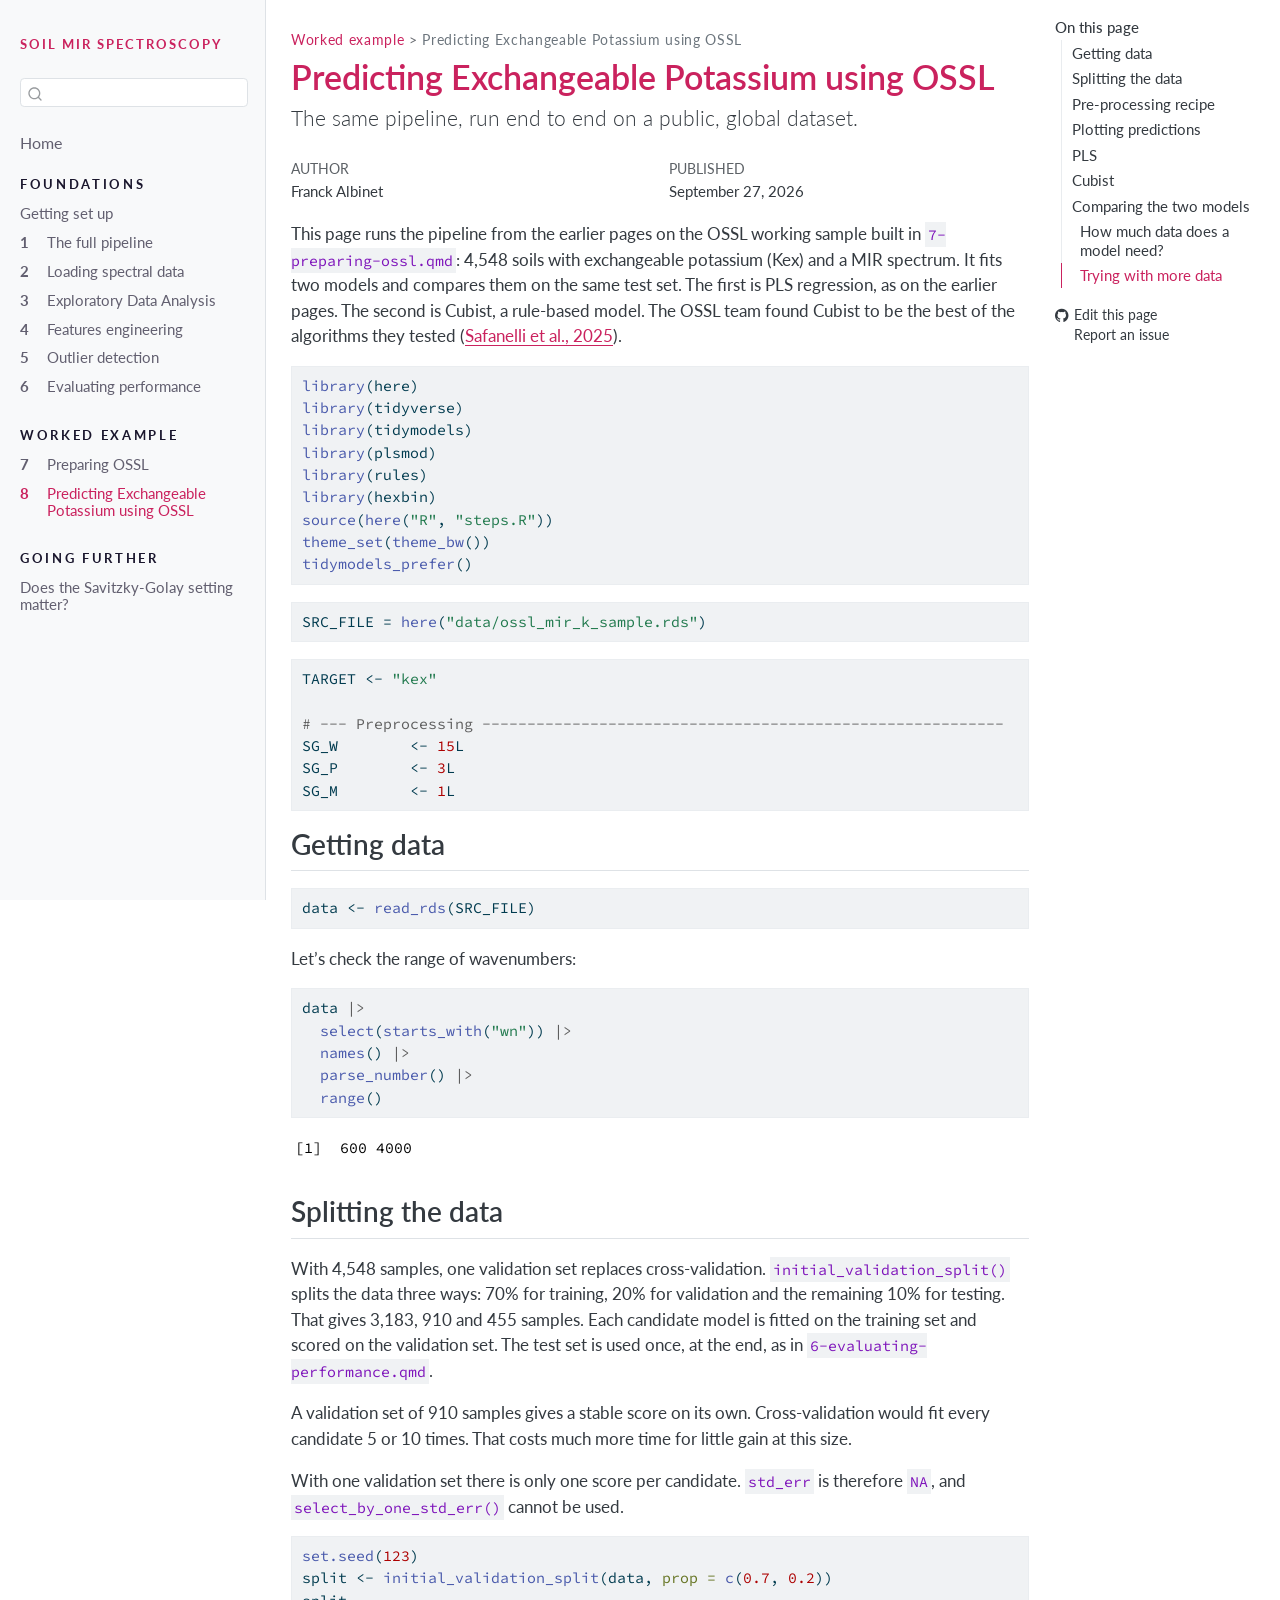
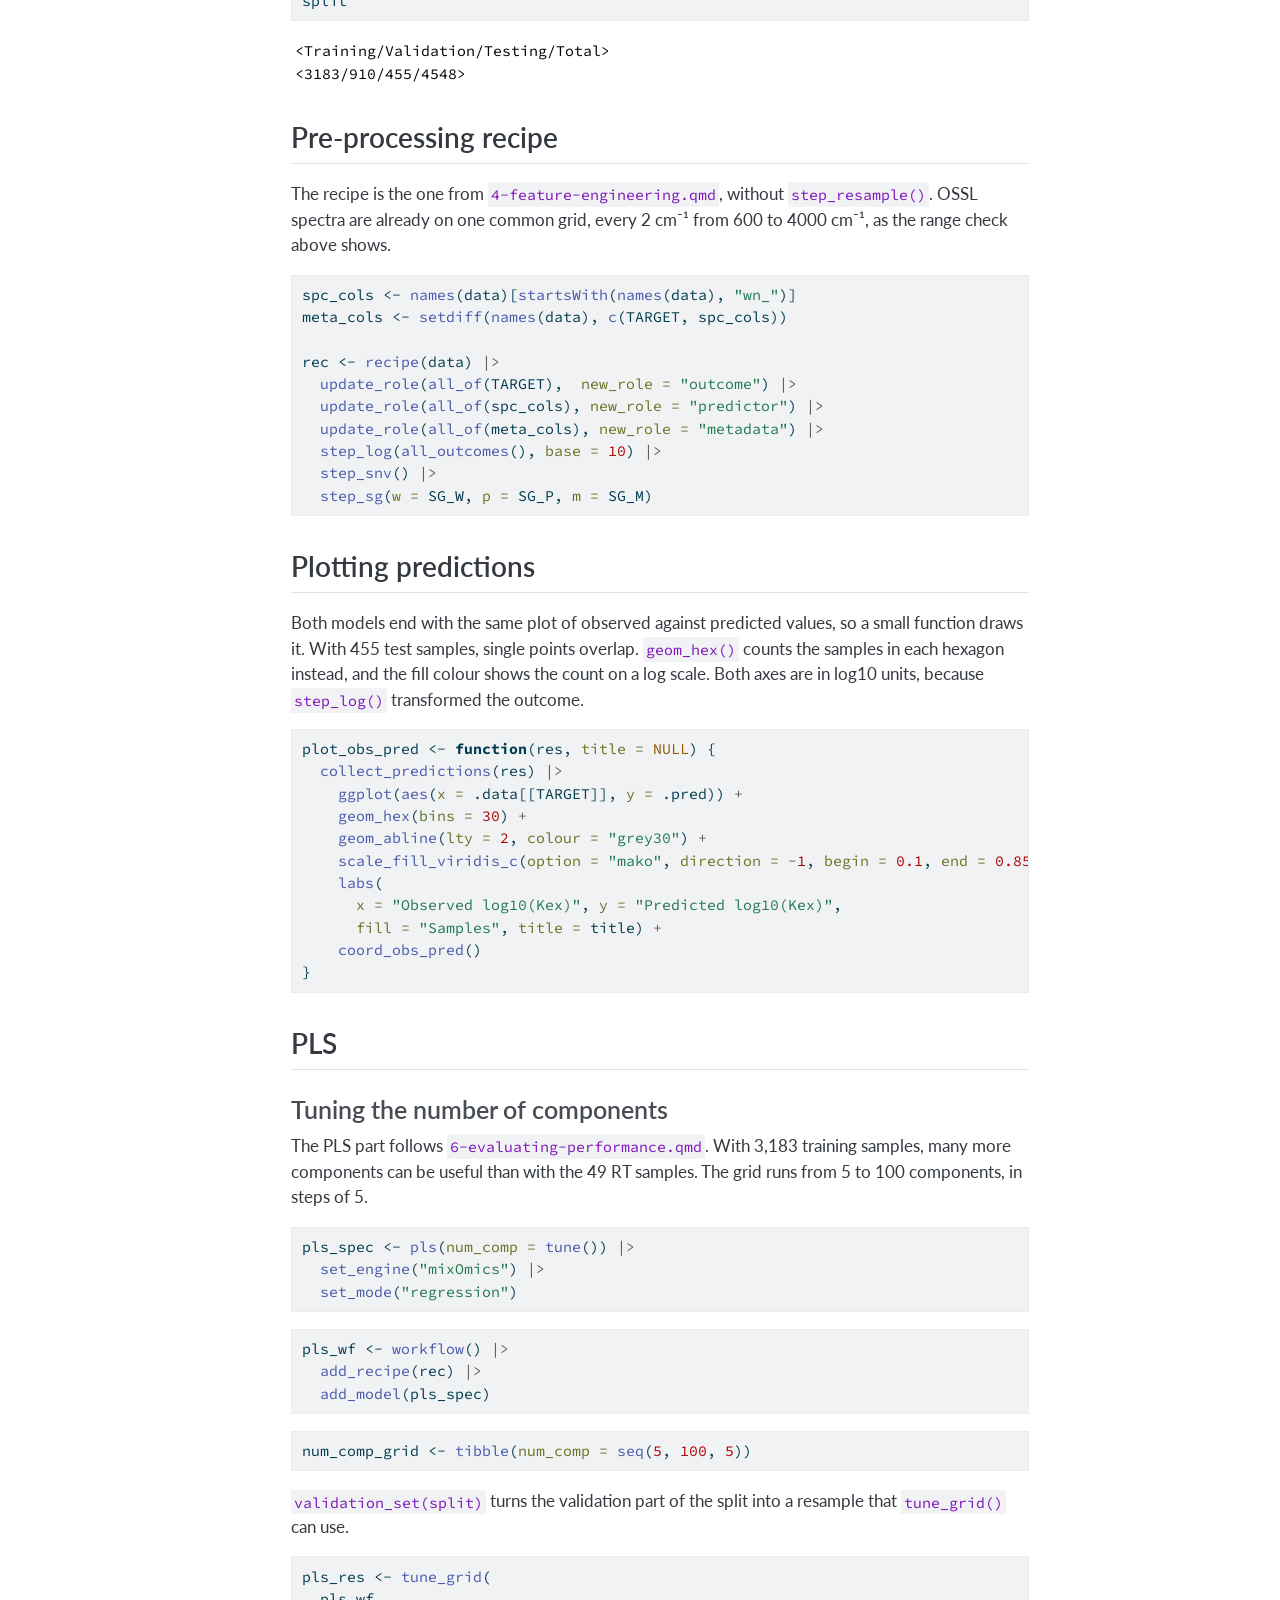
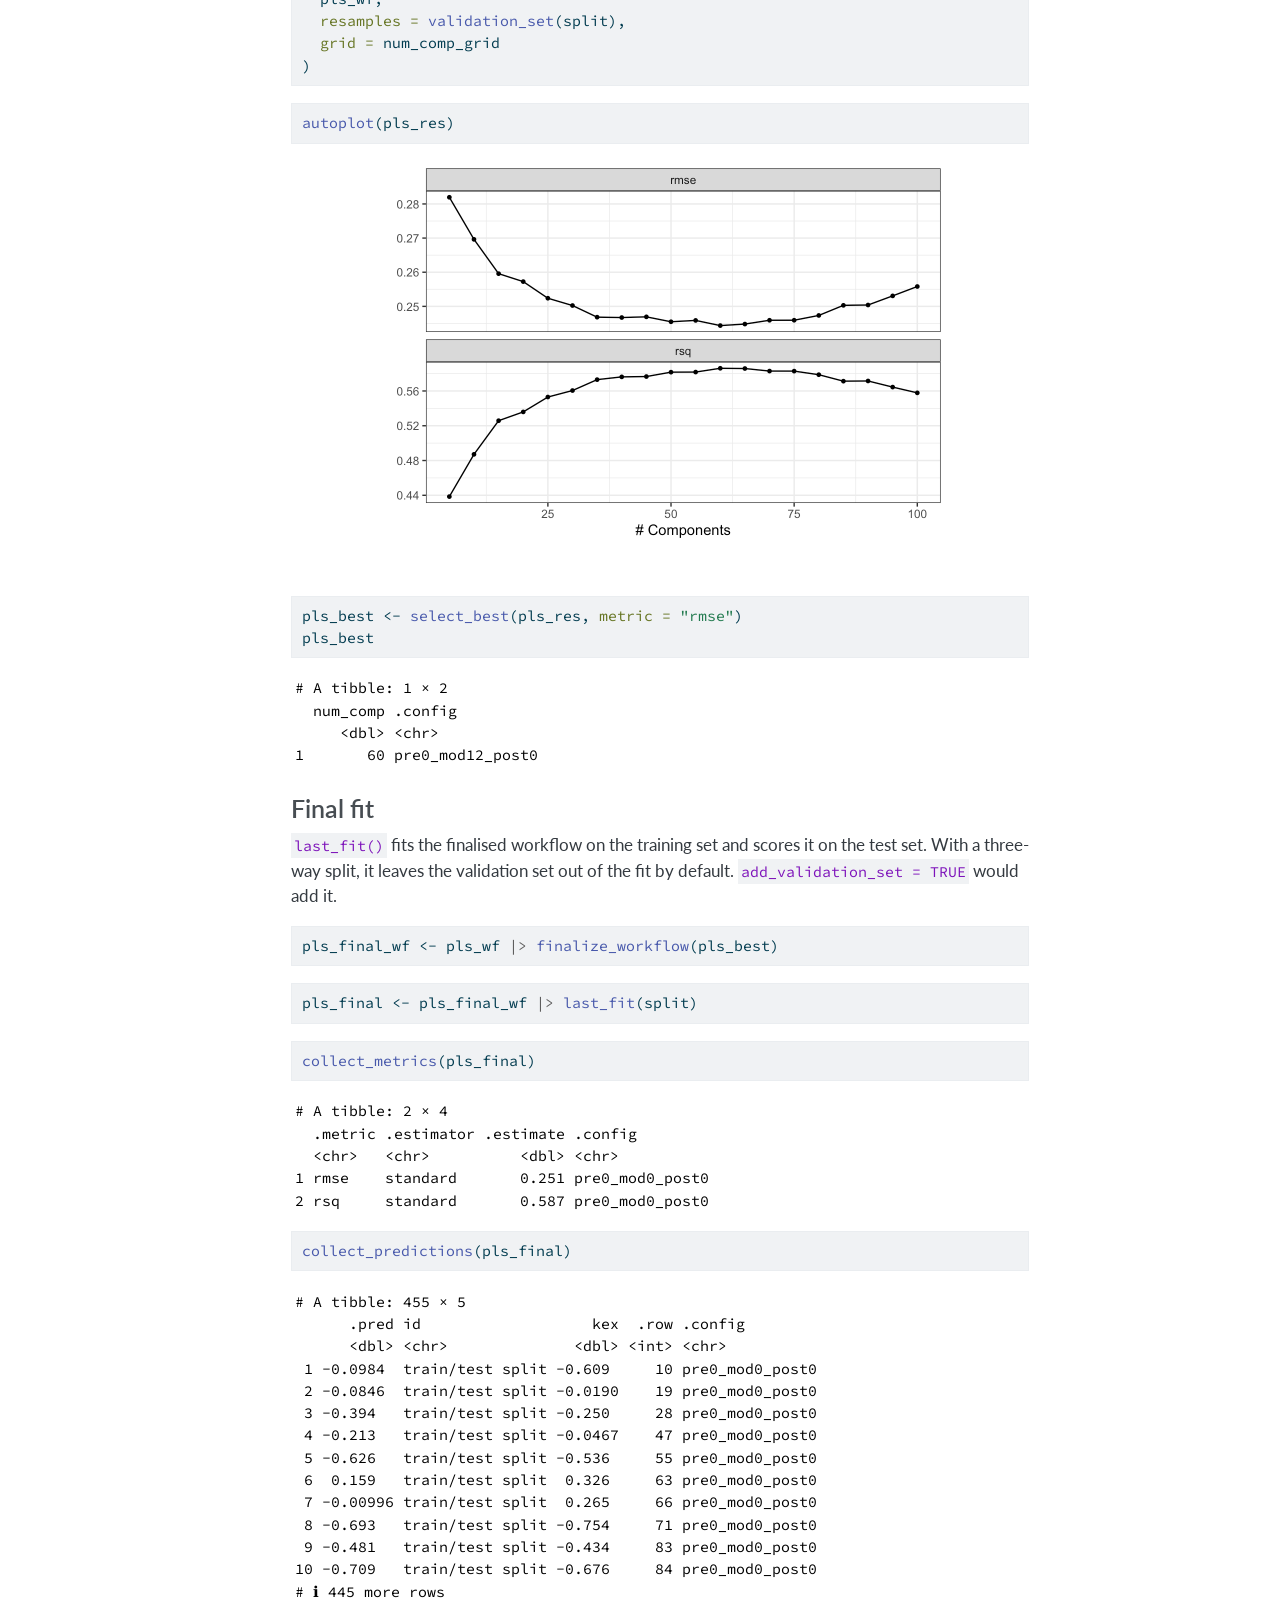
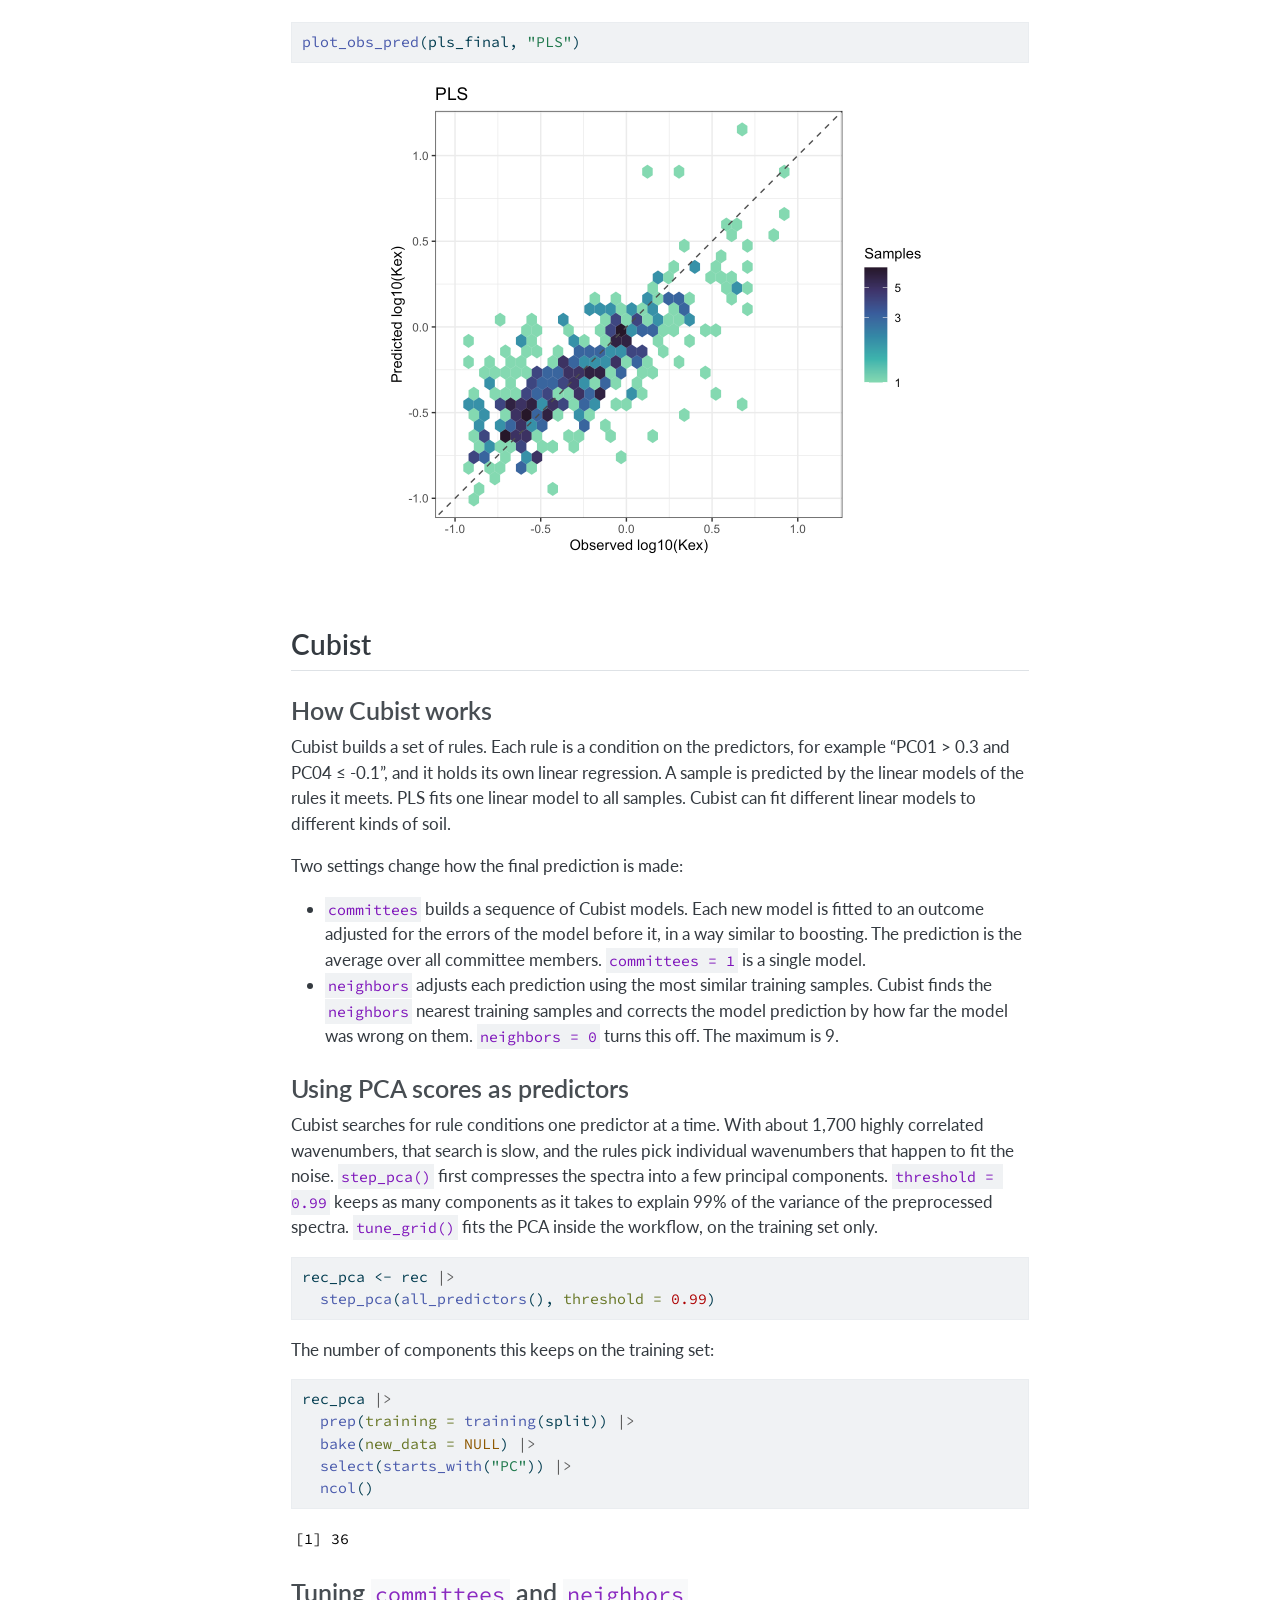
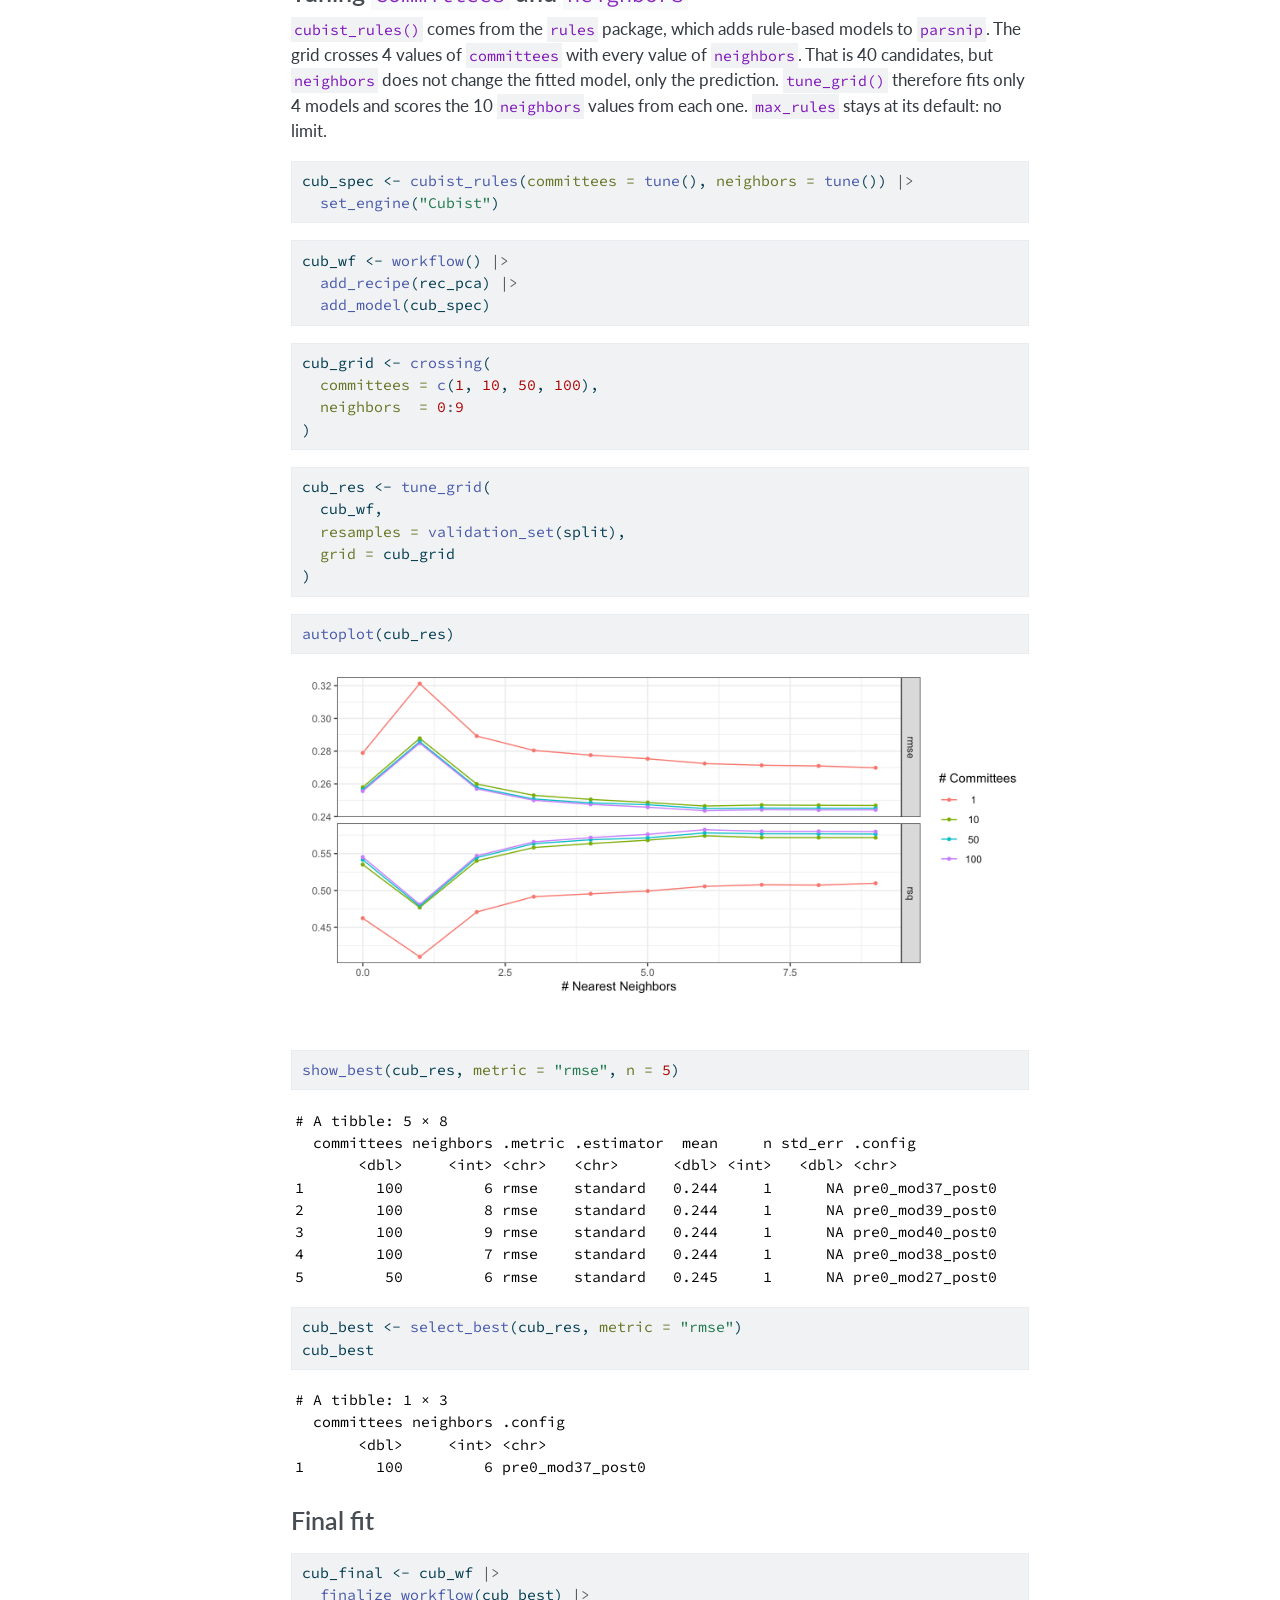
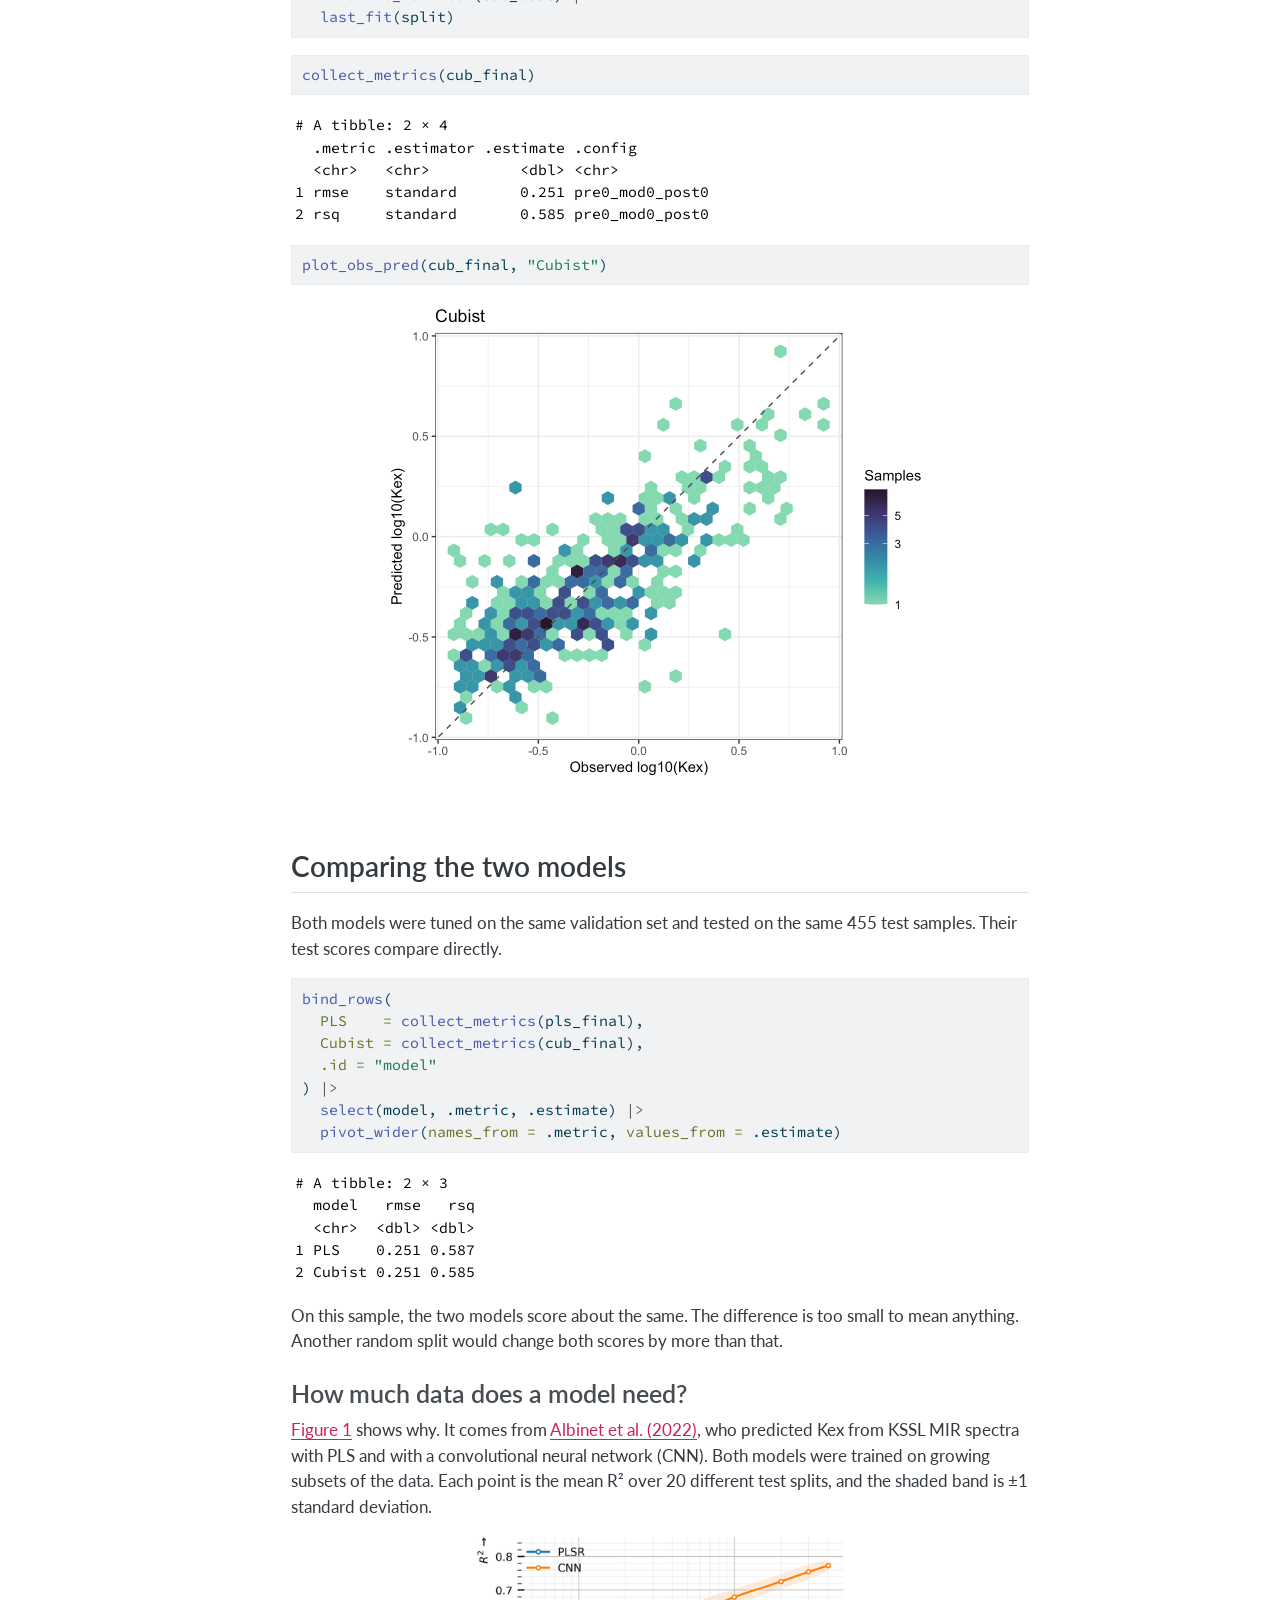
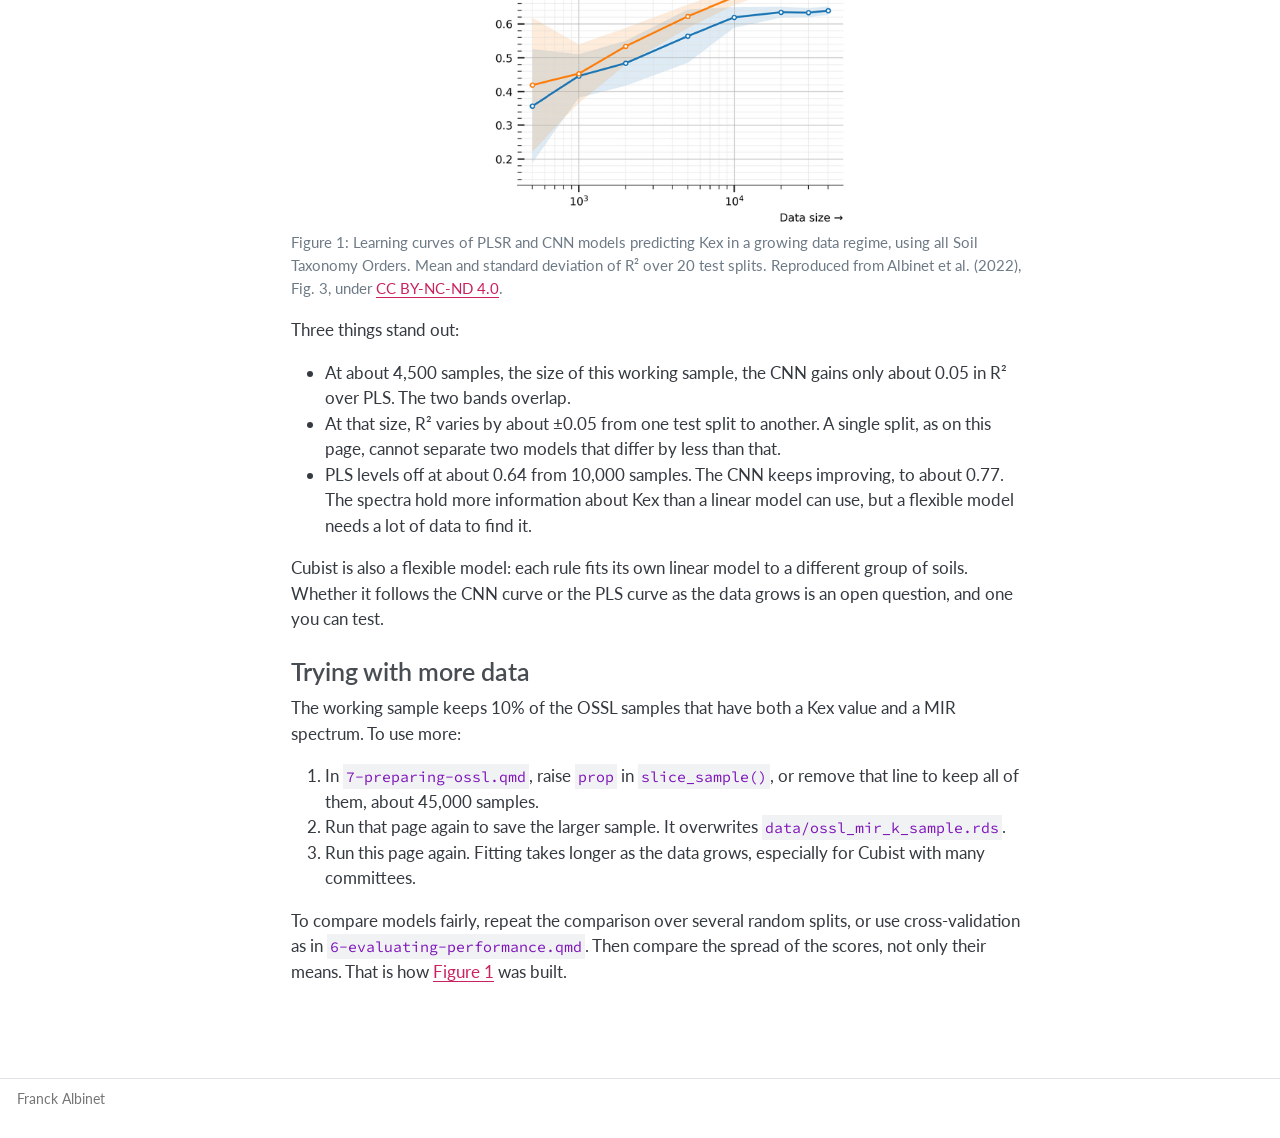
<file: 8-kex-ossl-pipeline.html>
<!DOCTYPE html>
<html xmlns="http://www.w3.org/1999/xhtml" lang="en" xml:lang="en"><head>

<meta charset="utf-8">
<meta name="generator" content="quarto-1.9.37">

<meta name="viewport" content="width=device-width, initial-scale=1.0, user-scalable=yes">

<meta name="author" content="Franck Albinet">
<meta name="dcterms.date" content="2026-09-27">

<title>Predicting Exchangeable Potassium using OSSL – Soil mid-infrared spectroscopy with tidymodels</title>
<style>
/* Default styles provided by pandoc.
** See https://pandoc.org/MANUAL.html#variables-for-html for config info.
*/
code{white-space: pre-wrap;}
span.smallcaps{font-variant: small-caps;}
div.columns{display: flex; gap: min(4vw, 1.5em);}
div.column{flex: auto; overflow-x: auto;}
div.hanging-indent{margin-left: 1.5em; text-indent: -1.5em;}
ul.task-list{list-style: none;}
ul.task-list li input[type="checkbox"] {
  width: 0.8em;
  margin: 0 0.8em 0.2em -1em; /* quarto-specific, see https://github.com/quarto-dev/quarto-cli/issues/4556 */ 
  vertical-align: middle;
}
/* CSS for syntax highlighting */
html { -webkit-text-size-adjust: 100%; }
pre > code.sourceCode { white-space: pre; position: relative; }
pre > code.sourceCode > span { display: inline-block; line-height: 1.25; }
pre > code.sourceCode > span:empty { height: 1.2em; }
.sourceCode { overflow: visible; }
code.sourceCode > span { color: inherit; text-decoration: inherit; }
div.sourceCode { margin: 1em 0; }
pre.sourceCode { margin: 0; }
@media screen {
div.sourceCode { overflow: auto; }
}
@media print {
pre > code.sourceCode { white-space: pre-wrap; }
pre > code.sourceCode > span { text-indent: -5em; padding-left: 5em; }
}
pre.numberSource code
  { counter-reset: source-line 0; }
pre.numberSource code > span
  { position: relative; left: -4em; counter-increment: source-line; }
pre.numberSource code > span > a:first-child::before
  { content: counter(source-line);
    position: relative; left: -1em; text-align: right; vertical-align: baseline;
    border: none; display: inline-block;
    -webkit-touch-callout: none; -webkit-user-select: none;
    -khtml-user-select: none; -moz-user-select: none;
    -ms-user-select: none; user-select: none;
    padding: 0 4px; width: 4em;
  }
pre.numberSource { margin-left: 3em;  padding-left: 4px; }
div.sourceCode
  {   }
@media screen {
pre > code.sourceCode > span > a:first-child::before { text-decoration: underline; }
}
</style>


<script src="site_libs/quarto-nav/quarto-nav.js"></script>
<script src="site_libs/quarto-nav/headroom.min.js"></script>
<script src="site_libs/clipboard/clipboard.min.js"></script>
<script src="site_libs/quarto-search/autocomplete.umd.js"></script>
<script src="site_libs/quarto-search/fuse.min.js"></script>
<script src="site_libs/quarto-search/quarto-search.js"></script>
<meta name="quarto:offset" content="./">
<script src="site_libs/quarto-html/quarto.js" type="module"></script>
<script src="site_libs/quarto-html/tabsets/tabsets.js" type="module"></script>
<script src="site_libs/quarto-html/popper.min.js"></script>
<script src="site_libs/quarto-html/tippy.umd.min.js"></script>
<script src="site_libs/quarto-html/anchor.min.js"></script>
<link href="site_libs/quarto-html/tippy.css" rel="stylesheet">
<link href="site_libs/quarto-html/quarto-syntax-highlighting-a9c94084e156453ce75ecc8ff7b2041c.css" rel="stylesheet" id="quarto-text-highlighting-styles">
<script src="site_libs/bootstrap/bootstrap.min.js"></script>
<link href="site_libs/bootstrap/bootstrap-icons.css" rel="stylesheet">
<link href="site_libs/bootstrap/bootstrap-4c708733c4bd93f9cc044033404bda8f.min.css" rel="stylesheet" append-hash="true" id="quarto-bootstrap" data-mode="light">
<script id="quarto-search-options" type="application/json">{
  "location": "sidebar",
  "copy-button": false,
  "collapse-after": 3,
  "panel-placement": "start",
  "type": "textbox",
  "limit": 50,
  "keyboard-shortcut": [
    "f",
    "/",
    "s"
  ],
  "show-item-context": false,
  "language": {
    "search-no-results-text": "No results",
    "search-matching-documents-text": "matching documents",
    "search-copy-link-title": "Copy link to search",
    "search-hide-matches-text": "Hide additional matches",
    "search-more-match-text": "more match in this document",
    "search-more-matches-text": "more matches in this document",
    "search-clear-button-title": "Clear",
    "search-text-placeholder": "",
    "search-detached-cancel-button-title": "Cancel",
    "search-submit-button-title": "Submit",
    "search-label": "Search"
  }
}</script>
<link rel="preconnect" href="https://fonts.googleapis.com">
<link rel="preconnect" href="https://fonts.gstatic.com" crossorigin="">
<link href="https://fonts.googleapis.com/css2?family=Lato:ital,wght@0,300;0,400;0,700;0,900;1,400&amp;family=Source+Code+Pro&amp;display=swap" rel="stylesheet">


</head>

<body class="nav-sidebar docked quarto-light">

<div id="quarto-search-results"></div>
  <header id="quarto-header" class="headroom fixed-top">
  <nav class="quarto-secondary-nav">
    <div class="container-fluid d-flex">
      <button type="button" class="quarto-btn-toggle btn" data-bs-toggle="collapse" role="button" data-bs-target=".quarto-sidebar-collapse-item" aria-controls="quarto-sidebar" aria-expanded="false" aria-label="Toggle sidebar navigation" onclick="if (window.quartoToggleHeadroom) { window.quartoToggleHeadroom(); }">
        <i class="bi bi-layout-text-sidebar-reverse"></i>
      </button>
        <nav class="quarto-page-breadcrumbs" aria-label="breadcrumb"><ol class="breadcrumb"><li class="breadcrumb-item"><a href="./7-preparing-ossl.html">Worked example</a></li><li class="breadcrumb-item"><a href="./8-kex-ossl-pipeline.html">Predicting Exchangeable Potassium using OSSL</a></li></ol></nav>
        <a class="flex-grow-1" role="navigation" data-bs-toggle="collapse" data-bs-target=".quarto-sidebar-collapse-item" aria-controls="quarto-sidebar" aria-expanded="false" aria-label="Toggle sidebar navigation" onclick="if (window.quartoToggleHeadroom) { window.quartoToggleHeadroom(); }">      
        </a>
      <button type="button" class="btn quarto-search-button" aria-label="Search" onclick="window.quartoOpenSearch();">
        <i class="bi bi-search"></i>
      </button>
    </div>
  </nav>
</header>
<!-- content -->
<div id="quarto-content" class="quarto-container page-columns page-rows-contents page-layout-article">
<!-- sidebar -->
  <nav id="quarto-sidebar" class="sidebar collapse collapse-horizontal quarto-sidebar-collapse-item sidebar-navigation docked overflow-auto">
    <div class="pt-lg-2 mt-2 text-left sidebar-header">
    <div class="sidebar-title mb-0 py-0">
      <a href="./">SOIl MIR SPECTROSCOPY</a> 
    </div>
      </div>
        <div class="mt-2 flex-shrink-0 align-items-center">
        <div class="sidebar-search">
        <div id="quarto-search" class="" title="Search"></div>
        </div>
        </div>
    <div class="sidebar-menu-container"> 
    <ul class="list-unstyled mt-1">
        <li class="sidebar-item">
  <div class="sidebar-item-container"> 
  <a href="./index.html" class="sidebar-item-text sidebar-link">
 <span class="menu-text">Home</span></a>
  </div>
</li>
        <li class="sidebar-item sidebar-item-section">
      <div class="sidebar-item-container"> 
            <a class="sidebar-item-text sidebar-link text-start" data-bs-toggle="collapse" data-bs-target="#quarto-sidebar-section-1" role="navigation" aria-expanded="true">
 <span class="menu-text">Foundations</span></a>
          <a class="sidebar-item-toggle text-start" data-bs-toggle="collapse" data-bs-target="#quarto-sidebar-section-1" role="navigation" aria-expanded="true" aria-label="Toggle section">
            <i class="bi bi-chevron-right ms-2"></i>
          </a> 
      </div>
      <ul id="quarto-sidebar-section-1" class="collapse list-unstyled sidebar-section depth1 show">  
          <li class="sidebar-item">
  <div class="sidebar-item-container"> 
  <a href="./0-getting-setup.html" class="sidebar-item-text sidebar-link">
 <span class="menu-text">Getting set up</span></a>
  </div>
</li>
          <li class="sidebar-item">
  <div class="sidebar-item-container"> 
  <a href="./1-full-pipeline.html" class="sidebar-item-text sidebar-link">
 <span class="menu-text">The full pipeline</span></a>
  </div>
</li>
          <li class="sidebar-item">
  <div class="sidebar-item-container"> 
  <a href="./2-loading-data.html" class="sidebar-item-text sidebar-link">
 <span class="menu-text">Loading spectral data</span></a>
  </div>
</li>
          <li class="sidebar-item">
  <div class="sidebar-item-container"> 
  <a href="./3-eda.html" class="sidebar-item-text sidebar-link">
 <span class="menu-text">Exploratory Data Analysis</span></a>
  </div>
</li>
          <li class="sidebar-item">
  <div class="sidebar-item-container"> 
  <a href="./4-feature-engineering.html" class="sidebar-item-text sidebar-link">
 <span class="menu-text">Features engineering</span></a>
  </div>
</li>
          <li class="sidebar-item">
  <div class="sidebar-item-container"> 
  <a href="./5-outlier-detection.html" class="sidebar-item-text sidebar-link">
 <span class="menu-text">Outlier detection</span></a>
  </div>
</li>
          <li class="sidebar-item">
  <div class="sidebar-item-container"> 
  <a href="./6-evaluating-performance.html" class="sidebar-item-text sidebar-link">
 <span class="menu-text">Evaluating performance</span></a>
  </div>
</li>
      </ul>
  </li>
        <li class="sidebar-item sidebar-item-section">
      <div class="sidebar-item-container"> 
            <a class="sidebar-item-text sidebar-link text-start" data-bs-toggle="collapse" data-bs-target="#quarto-sidebar-section-2" role="navigation" aria-expanded="true">
 <span class="menu-text">Worked example</span></a>
          <a class="sidebar-item-toggle text-start" data-bs-toggle="collapse" data-bs-target="#quarto-sidebar-section-2" role="navigation" aria-expanded="true" aria-label="Toggle section">
            <i class="bi bi-chevron-right ms-2"></i>
          </a> 
      </div>
      <ul id="quarto-sidebar-section-2" class="collapse list-unstyled sidebar-section depth1 show">  
          <li class="sidebar-item">
  <div class="sidebar-item-container"> 
  <a href="./7-preparing-ossl.html" class="sidebar-item-text sidebar-link">
 <span class="menu-text">Preparing OSSL</span></a>
  </div>
</li>
          <li class="sidebar-item">
  <div class="sidebar-item-container"> 
  <a href="./8-kex-ossl-pipeline.html" class="sidebar-item-text sidebar-link active">
 <span class="menu-text">Predicting Exchangeable Potassium using OSSL</span></a>
  </div>
</li>
      </ul>
  </li>
        <li class="sidebar-item sidebar-item-section">
      <div class="sidebar-item-container"> 
            <a class="sidebar-item-text sidebar-link text-start" data-bs-toggle="collapse" data-bs-target="#quarto-sidebar-section-3" role="navigation" aria-expanded="true">
 <span class="menu-text">Going further</span></a>
          <a class="sidebar-item-toggle text-start" data-bs-toggle="collapse" data-bs-target="#quarto-sidebar-section-3" role="navigation" aria-expanded="true" aria-label="Toggle section">
            <i class="bi bi-chevron-right ms-2"></i>
          </a> 
      </div>
      <ul id="quarto-sidebar-section-3" class="collapse list-unstyled sidebar-section depth1 show">  
          <li class="sidebar-item">
  <div class="sidebar-item-container"> 
  <a href="./howto/tuning-savitzky-golay.html" class="sidebar-item-text sidebar-link">
 <span class="menu-text">Does the Savitzky-Golay setting matter?</span></a>
  </div>
</li>
      </ul>
  </li>
    </ul>
    </div>
</nav>
<div id="quarto-sidebar-glass" class="quarto-sidebar-collapse-item" data-bs-toggle="collapse" data-bs-target=".quarto-sidebar-collapse-item"></div>
<!-- margin-sidebar -->
    <div id="quarto-margin-sidebar" class="sidebar margin-sidebar">
        <nav id="TOC" role="doc-toc" class="toc-active">
    <h2 id="toc-title">On this page</h2>
   
  <ul>
  <li><a href="#getting-data" id="toc-getting-data" class="nav-link active" data-scroll-target="#getting-data">Getting data</a></li>
  <li><a href="#splitting-the-data" id="toc-splitting-the-data" class="nav-link" data-scroll-target="#splitting-the-data">Splitting the data</a></li>
  <li><a href="#pre-processing-recipe" id="toc-pre-processing-recipe" class="nav-link" data-scroll-target="#pre-processing-recipe">Pre-processing recipe</a></li>
  <li><a href="#plotting-predictions" id="toc-plotting-predictions" class="nav-link" data-scroll-target="#plotting-predictions">Plotting predictions</a></li>
  <li><a href="#pls" id="toc-pls" class="nav-link" data-scroll-target="#pls">PLS</a>
  <ul class="collapse">
  <li><a href="#tuning-the-number-of-components" id="toc-tuning-the-number-of-components" class="nav-link" data-scroll-target="#tuning-the-number-of-components">Tuning the number of components</a></li>
  <li><a href="#final-fit" id="toc-final-fit" class="nav-link" data-scroll-target="#final-fit">Final fit</a></li>
  </ul></li>
  <li><a href="#cubist" id="toc-cubist" class="nav-link" data-scroll-target="#cubist">Cubist</a>
  <ul class="collapse">
  <li><a href="#how-cubist-works" id="toc-how-cubist-works" class="nav-link" data-scroll-target="#how-cubist-works">How Cubist works</a></li>
  <li><a href="#using-pca-scores-as-predictors" id="toc-using-pca-scores-as-predictors" class="nav-link" data-scroll-target="#using-pca-scores-as-predictors">Using PCA scores as predictors</a></li>
  <li><a href="#tuning-committees-and-neighbors" id="toc-tuning-committees-and-neighbors" class="nav-link" data-scroll-target="#tuning-committees-and-neighbors">Tuning <code>committees</code> and <code>neighbors</code></a></li>
  <li><a href="#final-fit-1" id="toc-final-fit-1" class="nav-link" data-scroll-target="#final-fit-1">Final fit</a></li>
  </ul></li>
  <li><a href="#comparing-the-two-models" id="toc-comparing-the-two-models" class="nav-link" data-scroll-target="#comparing-the-two-models">Comparing the two models</a>
  <ul class="collapse">
  <li><a href="#how-much-data-does-a-model-need" id="toc-how-much-data-does-a-model-need" class="nav-link" data-scroll-target="#how-much-data-does-a-model-need">How much data does a model need?</a></li>
  <li><a href="#trying-with-more-data" id="toc-trying-with-more-data" class="nav-link" data-scroll-target="#trying-with-more-data">Trying with more data</a></li>
  </ul></li>
  </ul>
<div class="toc-actions"><ul><li><a href="https://github.com/franckalbinet/tidy-mirs/edit/main/8-kex-ossl-pipeline.qmd" class="toc-action"><i class="bi bi-github"></i>Edit this page</a></li><li><a href="https://github.com/franckalbinet/tidy-mirs/issues/new" class="toc-action"><i class="bi empty"></i>Report an issue</a></li></ul></div></nav>
    </div>
<!-- main -->
<main class="content" id="quarto-document-content">

<header id="title-block-header" class="quarto-title-block default"><nav class="quarto-page-breadcrumbs quarto-title-breadcrumbs d-none d-lg-block" aria-label="breadcrumb"><ol class="breadcrumb"><li class="breadcrumb-item"><a href="./7-preparing-ossl.html">Worked example</a></li><li class="breadcrumb-item"><a href="./8-kex-ossl-pipeline.html">Predicting Exchangeable Potassium using OSSL</a></li></ol></nav>
<div class="quarto-title">
<h1 class="title">Predicting Exchangeable Potassium using OSSL</h1>
<p class="subtitle lead">The same pipeline, run end to end on a public, global dataset.</p>
</div>



<div class="quarto-title-meta">

    <div>
    <div class="quarto-title-meta-heading">Author</div>
    <div class="quarto-title-meta-contents">
             <p>Franck Albinet </p>
          </div>
  </div>
    
    <div>
    <div class="quarto-title-meta-heading">Published</div>
    <div class="quarto-title-meta-contents">
      <p class="date">September 27, 2026</p>
    </div>
  </div>
  
    
  </div>
  


</header>


<p>This page runs the pipeline from the earlier pages on the OSSL working sample built in <code>7-preparing-ossl.qmd</code>: 4,548 soils with exchangeable potassium (Kex) and a MIR spectrum. It fits two models and compares them on the same test set. The first is PLS regression, as on the earlier pages. The second is Cubist, a rule-based model. The OSSL team found Cubist to be the best of the algorithms they tested (<a href="https://doi.org/10.1371/journal.pone.0296545">Safanelli et al., 2025</a>).</p>
<div class="cell" data-layout-align="center">
<div class="code-copy-outer-scaffold"><div class="sourceCode cell-code" id="cb1"><pre class="sourceCode r code-with-copy"><code class="sourceCode r"><span id="cb1-1"><a href="#cb1-1" aria-hidden="true" tabindex="-1"></a><span class="fu">library</span>(here)</span>
<span id="cb1-2"><a href="#cb1-2" aria-hidden="true" tabindex="-1"></a><span class="fu">library</span>(tidyverse)</span>
<span id="cb1-3"><a href="#cb1-3" aria-hidden="true" tabindex="-1"></a><span class="fu">library</span>(tidymodels)</span>
<span id="cb1-4"><a href="#cb1-4" aria-hidden="true" tabindex="-1"></a><span class="fu">library</span>(plsmod)</span>
<span id="cb1-5"><a href="#cb1-5" aria-hidden="true" tabindex="-1"></a><span class="fu">library</span>(rules)</span>
<span id="cb1-6"><a href="#cb1-6" aria-hidden="true" tabindex="-1"></a><span class="fu">library</span>(hexbin)</span>
<span id="cb1-7"><a href="#cb1-7" aria-hidden="true" tabindex="-1"></a><span class="fu">source</span>(<span class="fu">here</span>(<span class="st">"R"</span>, <span class="st">"steps.R"</span>))</span>
<span id="cb1-8"><a href="#cb1-8" aria-hidden="true" tabindex="-1"></a><span class="fu">theme_set</span>(<span class="fu">theme_bw</span>())</span>
<span id="cb1-9"><a href="#cb1-9" aria-hidden="true" tabindex="-1"></a><span class="fu">tidymodels_prefer</span>()</span></code></pre></div><button title="Copy to Clipboard" class="code-copy-button"><i class="bi"></i></button></div>
</div>
<div class="cell" data-layout-align="center">
<div class="code-copy-outer-scaffold"><div class="sourceCode cell-code" id="cb2"><pre class="sourceCode r code-with-copy"><code class="sourceCode r"><span id="cb2-1"><a href="#cb2-1" aria-hidden="true" tabindex="-1"></a>SRC_FILE <span class="ot">=</span> <span class="fu">here</span>(<span class="st">"data/ossl_mir_k_sample.rds"</span>)</span></code></pre></div><button title="Copy to Clipboard" class="code-copy-button"><i class="bi"></i></button></div>
</div>
<div class="cell" data-layout-align="center">
<div class="code-copy-outer-scaffold"><div class="sourceCode cell-code" id="cb3"><pre class="sourceCode r code-with-copy"><code class="sourceCode r"><span id="cb3-1"><a href="#cb3-1" aria-hidden="true" tabindex="-1"></a>TARGET <span class="ot">&lt;-</span> <span class="st">"kex"</span></span>
<span id="cb3-2"><a href="#cb3-2" aria-hidden="true" tabindex="-1"></a></span>
<span id="cb3-3"><a href="#cb3-3" aria-hidden="true" tabindex="-1"></a><span class="co"># --- Preprocessing ----------------------------------------------------------</span></span>
<span id="cb3-4"><a href="#cb3-4" aria-hidden="true" tabindex="-1"></a>SG_W        <span class="ot">&lt;-</span> <span class="dv">15</span>L   </span>
<span id="cb3-5"><a href="#cb3-5" aria-hidden="true" tabindex="-1"></a>SG_P        <span class="ot">&lt;-</span> <span class="dv">3</span>L    </span>
<span id="cb3-6"><a href="#cb3-6" aria-hidden="true" tabindex="-1"></a>SG_M        <span class="ot">&lt;-</span> <span class="dv">1</span>L  </span></code></pre></div><button title="Copy to Clipboard" class="code-copy-button"><i class="bi"></i></button></div>
</div>
<section id="getting-data" class="level2">
<h2 class="anchored" data-anchor-id="getting-data">Getting data</h2>
<div class="cell" data-layout-align="center">
<div class="code-copy-outer-scaffold"><div class="sourceCode cell-code" id="cb4"><pre class="sourceCode r code-with-copy"><code class="sourceCode r"><span id="cb4-1"><a href="#cb4-1" aria-hidden="true" tabindex="-1"></a>data <span class="ot">&lt;-</span> <span class="fu">read_rds</span>(SRC_FILE)</span></code></pre></div><button title="Copy to Clipboard" class="code-copy-button"><i class="bi"></i></button></div>
</div>
<p>Let’s check the range of wavenumbers:</p>
<div class="cell" data-layout-align="center">
<div class="code-copy-outer-scaffold"><div class="sourceCode cell-code" id="cb5"><pre class="sourceCode r code-with-copy"><code class="sourceCode r"><span id="cb5-1"><a href="#cb5-1" aria-hidden="true" tabindex="-1"></a>data <span class="sc">|&gt;</span> </span>
<span id="cb5-2"><a href="#cb5-2" aria-hidden="true" tabindex="-1"></a>  <span class="fu">select</span>(<span class="fu">starts_with</span>(<span class="st">"wn"</span>)) <span class="sc">|&gt;</span> </span>
<span id="cb5-3"><a href="#cb5-3" aria-hidden="true" tabindex="-1"></a>  <span class="fu">names</span>() <span class="sc">|&gt;</span> </span>
<span id="cb5-4"><a href="#cb5-4" aria-hidden="true" tabindex="-1"></a>  <span class="fu">parse_number</span>() <span class="sc">|&gt;</span> </span>
<span id="cb5-5"><a href="#cb5-5" aria-hidden="true" tabindex="-1"></a>  <span class="fu">range</span>()</span></code></pre></div><button title="Copy to Clipboard" class="code-copy-button"><i class="bi"></i></button></div>
<div class="cell-output cell-output-stdout">
<pre><code>[1]  600 4000</code></pre>
</div>
</div>
</section>
<section id="splitting-the-data" class="level2">
<h2 class="anchored" data-anchor-id="splitting-the-data">Splitting the data</h2>
<p>With 4,548 samples, one validation set replaces cross-validation. <code>initial_validation_split()</code> splits the data three ways: 70% for training, 20% for validation and the remaining 10% for testing. That gives 3,183, 910 and 455 samples. Each candidate model is fitted on the training set and scored on the validation set. The test set is used once, at the end, as in <code>6-evaluating-performance.qmd</code>.</p>
<p>A validation set of 910 samples gives a stable score on its own. Cross-validation would fit every candidate 5 or 10 times. That costs much more time for little gain at this size.</p>
<p>With one validation set there is only one score per candidate. <code>std_err</code> is therefore <code>NA</code>, and <code>select_by_one_std_err()</code> cannot be used.</p>
<div class="cell" data-layout-align="center">
<div class="code-copy-outer-scaffold"><div class="sourceCode cell-code" id="cb7"><pre class="sourceCode r code-with-copy"><code class="sourceCode r"><span id="cb7-1"><a href="#cb7-1" aria-hidden="true" tabindex="-1"></a><span class="fu">set.seed</span>(<span class="dv">123</span>)</span>
<span id="cb7-2"><a href="#cb7-2" aria-hidden="true" tabindex="-1"></a>split <span class="ot">&lt;-</span> <span class="fu">initial_validation_split</span>(data, <span class="at">prop =</span> <span class="fu">c</span>(<span class="fl">0.7</span>, <span class="fl">0.2</span>))</span>
<span id="cb7-3"><a href="#cb7-3" aria-hidden="true" tabindex="-1"></a>split</span></code></pre></div><button title="Copy to Clipboard" class="code-copy-button"><i class="bi"></i></button></div>
<div class="cell-output cell-output-stdout">
<pre><code>&lt;Training/Validation/Testing/Total&gt;
&lt;3183/910/455/4548&gt;</code></pre>
</div>
</div>
</section>
<section id="pre-processing-recipe" class="level2">
<h2 class="anchored" data-anchor-id="pre-processing-recipe">Pre-processing recipe</h2>
<p>The recipe is the one from <code>4-feature-engineering.qmd</code>, without <code>step_resample()</code>. OSSL spectra are already on one common grid, every 2 cm⁻¹ from 600 to 4000 cm⁻¹, as the range check above shows.</p>
<div class="cell" data-layout-align="center">
<div class="code-copy-outer-scaffold"><div class="sourceCode cell-code" id="cb9"><pre class="sourceCode r code-with-copy"><code class="sourceCode r"><span id="cb9-1"><a href="#cb9-1" aria-hidden="true" tabindex="-1"></a>spc_cols <span class="ot">&lt;-</span> <span class="fu">names</span>(data)[<span class="fu">startsWith</span>(<span class="fu">names</span>(data), <span class="st">"wn_"</span>)]</span>
<span id="cb9-2"><a href="#cb9-2" aria-hidden="true" tabindex="-1"></a>meta_cols <span class="ot">&lt;-</span> <span class="fu">setdiff</span>(<span class="fu">names</span>(data), <span class="fu">c</span>(TARGET, spc_cols))</span>
<span id="cb9-3"><a href="#cb9-3" aria-hidden="true" tabindex="-1"></a></span>
<span id="cb9-4"><a href="#cb9-4" aria-hidden="true" tabindex="-1"></a>rec <span class="ot">&lt;-</span> <span class="fu">recipe</span>(data) <span class="sc">|&gt;</span></span>
<span id="cb9-5"><a href="#cb9-5" aria-hidden="true" tabindex="-1"></a>  <span class="fu">update_role</span>(<span class="fu">all_of</span>(TARGET),  <span class="at">new_role =</span> <span class="st">"outcome"</span>) <span class="sc">|&gt;</span></span>
<span id="cb9-6"><a href="#cb9-6" aria-hidden="true" tabindex="-1"></a>  <span class="fu">update_role</span>(<span class="fu">all_of</span>(spc_cols), <span class="at">new_role =</span> <span class="st">"predictor"</span>) <span class="sc">|&gt;</span></span>
<span id="cb9-7"><a href="#cb9-7" aria-hidden="true" tabindex="-1"></a>  <span class="fu">update_role</span>(<span class="fu">all_of</span>(meta_cols), <span class="at">new_role =</span> <span class="st">"metadata"</span>) <span class="sc">|&gt;</span> </span>
<span id="cb9-8"><a href="#cb9-8" aria-hidden="true" tabindex="-1"></a>  <span class="fu">step_log</span>(<span class="fu">all_outcomes</span>(), <span class="at">base =</span> <span class="dv">10</span>) <span class="sc">|&gt;</span></span>
<span id="cb9-9"><a href="#cb9-9" aria-hidden="true" tabindex="-1"></a>  <span class="fu">step_snv</span>() <span class="sc">|&gt;</span> </span>
<span id="cb9-10"><a href="#cb9-10" aria-hidden="true" tabindex="-1"></a>  <span class="fu">step_sg</span>(<span class="at">w =</span> SG_W, <span class="at">p =</span> SG_P, <span class="at">m =</span> SG_M)</span></code></pre></div><button title="Copy to Clipboard" class="code-copy-button"><i class="bi"></i></button></div>
</div>
</section>
<section id="plotting-predictions" class="level2">
<h2 class="anchored" data-anchor-id="plotting-predictions">Plotting predictions</h2>
<p>Both models end with the same plot of observed against predicted values, so a small function draws it. With 455 test samples, single points overlap. <code>geom_hex()</code> counts the samples in each hexagon instead, and the fill colour shows the count on a log scale. Both axes are in log10 units, because <code>step_log()</code> transformed the outcome.</p>
<div class="cell" data-layout-align="center">
<div class="code-copy-outer-scaffold"><div class="sourceCode cell-code" id="cb10"><pre class="sourceCode r code-with-copy"><code class="sourceCode r"><span id="cb10-1"><a href="#cb10-1" aria-hidden="true" tabindex="-1"></a>plot_obs_pred <span class="ot">&lt;-</span> <span class="cf">function</span>(res, <span class="at">title =</span> <span class="cn">NULL</span>) {</span>
<span id="cb10-2"><a href="#cb10-2" aria-hidden="true" tabindex="-1"></a>  <span class="fu">collect_predictions</span>(res) <span class="sc">|&gt;</span></span>
<span id="cb10-3"><a href="#cb10-3" aria-hidden="true" tabindex="-1"></a>    <span class="fu">ggplot</span>(<span class="fu">aes</span>(<span class="at">x =</span> .data[[TARGET]], <span class="at">y =</span> .pred)) <span class="sc">+</span></span>
<span id="cb10-4"><a href="#cb10-4" aria-hidden="true" tabindex="-1"></a>    <span class="fu">geom_hex</span>(<span class="at">bins =</span> <span class="dv">30</span>) <span class="sc">+</span></span>
<span id="cb10-5"><a href="#cb10-5" aria-hidden="true" tabindex="-1"></a>    <span class="fu">geom_abline</span>(<span class="at">lty =</span> <span class="dv">2</span>, <span class="at">colour =</span> <span class="st">"grey30"</span>) <span class="sc">+</span></span>
<span id="cb10-6"><a href="#cb10-6" aria-hidden="true" tabindex="-1"></a>    <span class="fu">scale_fill_viridis_c</span>(<span class="at">option =</span> <span class="st">"mako"</span>, <span class="at">direction =</span> <span class="sc">-</span><span class="dv">1</span>, <span class="at">begin =</span> <span class="fl">0.1</span>, <span class="at">end =</span> <span class="fl">0.85</span>, <span class="at">transform =</span> <span class="st">"log10"</span>) <span class="sc">+</span></span>
<span id="cb10-7"><a href="#cb10-7" aria-hidden="true" tabindex="-1"></a>    <span class="fu">labs</span>(</span>
<span id="cb10-8"><a href="#cb10-8" aria-hidden="true" tabindex="-1"></a>      <span class="at">x =</span> <span class="st">"Observed log10(Kex)"</span>, <span class="at">y =</span> <span class="st">"Predicted log10(Kex)"</span>,</span>
<span id="cb10-9"><a href="#cb10-9" aria-hidden="true" tabindex="-1"></a>      <span class="at">fill =</span> <span class="st">"Samples"</span>, <span class="at">title =</span> title) <span class="sc">+</span></span>
<span id="cb10-10"><a href="#cb10-10" aria-hidden="true" tabindex="-1"></a>    <span class="fu">coord_obs_pred</span>()</span>
<span id="cb10-11"><a href="#cb10-11" aria-hidden="true" tabindex="-1"></a>}</span></code></pre></div><button title="Copy to Clipboard" class="code-copy-button"><i class="bi"></i></button></div>
</div>
</section>
<section id="pls" class="level2">
<h2 class="anchored" data-anchor-id="pls">PLS</h2>
<section id="tuning-the-number-of-components" class="level3">
<h3 class="anchored" data-anchor-id="tuning-the-number-of-components">Tuning the number of components</h3>
<p>The PLS part follows <code>6-evaluating-performance.qmd</code>. With 3,183 training samples, many more components can be useful than with the 49 RT samples. The grid runs from 5 to 100 components, in steps of 5.</p>
<div class="cell" data-layout-align="center">
<div class="code-copy-outer-scaffold"><div class="sourceCode cell-code" id="cb11"><pre class="sourceCode r code-with-copy"><code class="sourceCode r"><span id="cb11-1"><a href="#cb11-1" aria-hidden="true" tabindex="-1"></a>pls_spec <span class="ot">&lt;-</span> <span class="fu">pls</span>(<span class="at">num_comp =</span> <span class="fu">tune</span>()) <span class="sc">|&gt;</span></span>
<span id="cb11-2"><a href="#cb11-2" aria-hidden="true" tabindex="-1"></a>  <span class="fu">set_engine</span>(<span class="st">"mixOmics"</span>) <span class="sc">|&gt;</span></span>
<span id="cb11-3"><a href="#cb11-3" aria-hidden="true" tabindex="-1"></a>  <span class="fu">set_mode</span>(<span class="st">"regression"</span>)</span></code></pre></div><button title="Copy to Clipboard" class="code-copy-button"><i class="bi"></i></button></div>
</div>
<div class="cell" data-layout-align="center">
<div class="code-copy-outer-scaffold"><div class="sourceCode cell-code" id="cb12"><pre class="sourceCode r code-with-copy"><code class="sourceCode r"><span id="cb12-1"><a href="#cb12-1" aria-hidden="true" tabindex="-1"></a>pls_wf <span class="ot">&lt;-</span> <span class="fu">workflow</span>() <span class="sc">|&gt;</span></span>
<span id="cb12-2"><a href="#cb12-2" aria-hidden="true" tabindex="-1"></a>  <span class="fu">add_recipe</span>(rec) <span class="sc">|&gt;</span></span>
<span id="cb12-3"><a href="#cb12-3" aria-hidden="true" tabindex="-1"></a>  <span class="fu">add_model</span>(pls_spec)</span></code></pre></div><button title="Copy to Clipboard" class="code-copy-button"><i class="bi"></i></button></div>
</div>
<div class="cell" data-layout-align="center">
<div class="code-copy-outer-scaffold"><div class="sourceCode cell-code" id="cb13"><pre class="sourceCode r code-with-copy"><code class="sourceCode r"><span id="cb13-1"><a href="#cb13-1" aria-hidden="true" tabindex="-1"></a>num_comp_grid <span class="ot">&lt;-</span> <span class="fu">tibble</span>(<span class="at">num_comp =</span> <span class="fu">seq</span>(<span class="dv">5</span>, <span class="dv">100</span>, <span class="dv">5</span>))</span></code></pre></div><button title="Copy to Clipboard" class="code-copy-button"><i class="bi"></i></button></div>
</div>
<p><code>validation_set(split)</code> turns the validation part of the split into a resample that <code>tune_grid()</code> can use.</p>
<div class="cell" data-layout-align="center">
<div class="code-copy-outer-scaffold"><div class="sourceCode cell-code" id="cb14"><pre class="sourceCode r code-with-copy"><code class="sourceCode r"><span id="cb14-1"><a href="#cb14-1" aria-hidden="true" tabindex="-1"></a>pls_res <span class="ot">&lt;-</span> <span class="fu">tune_grid</span>(</span>
<span id="cb14-2"><a href="#cb14-2" aria-hidden="true" tabindex="-1"></a>  pls_wf,</span>
<span id="cb14-3"><a href="#cb14-3" aria-hidden="true" tabindex="-1"></a>  <span class="at">resamples =</span> <span class="fu">validation_set</span>(split),</span>
<span id="cb14-4"><a href="#cb14-4" aria-hidden="true" tabindex="-1"></a>  <span class="at">grid =</span> num_comp_grid</span>
<span id="cb14-5"><a href="#cb14-5" aria-hidden="true" tabindex="-1"></a>)</span></code></pre></div><button title="Copy to Clipboard" class="code-copy-button"><i class="bi"></i></button></div>
</div>
<div class="cell" data-layout-align="center">
<div class="code-copy-outer-scaffold"><div class="sourceCode cell-code" id="cb15"><pre class="sourceCode r code-with-copy"><code class="sourceCode r"><span id="cb15-1"><a href="#cb15-1" aria-hidden="true" tabindex="-1"></a><span class="fu">autoplot</span>(pls_res)</span></code></pre></div><button title="Copy to Clipboard" class="code-copy-button"><i class="bi"></i></button></div>
<div class="cell-output-display">
<div class="quarto-figure quarto-figure-center">
<figure class="figure">
<p><img src="8-kex-ossl-pipeline_files/figure-html/unnamed-chunk-13-1.png" class="img-fluid quarto-figure quarto-figure-center figure-img" width="576"></p>
</figure>
</div>
</div>
</div>
<div class="cell" data-layout-align="center">
<div class="code-copy-outer-scaffold"><div class="sourceCode cell-code" id="cb16"><pre class="sourceCode r code-with-copy"><code class="sourceCode r"><span id="cb16-1"><a href="#cb16-1" aria-hidden="true" tabindex="-1"></a>pls_best <span class="ot">&lt;-</span> <span class="fu">select_best</span>(pls_res, <span class="at">metric =</span> <span class="st">"rmse"</span>)</span>
<span id="cb16-2"><a href="#cb16-2" aria-hidden="true" tabindex="-1"></a>pls_best</span></code></pre></div><button title="Copy to Clipboard" class="code-copy-button"><i class="bi"></i></button></div>
<div class="cell-output cell-output-stdout">
<pre><code># A tibble: 1 × 2
  num_comp .config         
     &lt;dbl&gt; &lt;chr&gt;           
1       60 pre0_mod12_post0</code></pre>
</div>
</div>
</section>
<section id="final-fit" class="level3">
<h3 class="anchored" data-anchor-id="final-fit">Final fit</h3>
<p><code>last_fit()</code> fits the finalised workflow on the training set and scores it on the test set. With a three-way split, it leaves the validation set out of the fit by default. <code>add_validation_set = TRUE</code> would add it.</p>
<div class="cell" data-layout-align="center">
<div class="code-copy-outer-scaffold"><div class="sourceCode cell-code" id="cb18"><pre class="sourceCode r code-with-copy"><code class="sourceCode r"><span id="cb18-1"><a href="#cb18-1" aria-hidden="true" tabindex="-1"></a>pls_final_wf <span class="ot">&lt;-</span> pls_wf <span class="sc">|&gt;</span> <span class="fu">finalize_workflow</span>(pls_best)</span></code></pre></div><button title="Copy to Clipboard" class="code-copy-button"><i class="bi"></i></button></div>
</div>
<div class="cell" data-layout-align="center">
<div class="code-copy-outer-scaffold"><div class="sourceCode cell-code" id="cb19"><pre class="sourceCode r code-with-copy"><code class="sourceCode r"><span id="cb19-1"><a href="#cb19-1" aria-hidden="true" tabindex="-1"></a>pls_final <span class="ot">&lt;-</span> pls_final_wf <span class="sc">|&gt;</span> <span class="fu">last_fit</span>(split)</span></code></pre></div><button title="Copy to Clipboard" class="code-copy-button"><i class="bi"></i></button></div>
</div>
<div class="cell" data-layout-align="center">
<div class="code-copy-outer-scaffold"><div class="sourceCode cell-code" id="cb20"><pre class="sourceCode r code-with-copy"><code class="sourceCode r"><span id="cb20-1"><a href="#cb20-1" aria-hidden="true" tabindex="-1"></a><span class="fu">collect_metrics</span>(pls_final)</span></code></pre></div><button title="Copy to Clipboard" class="code-copy-button"><i class="bi"></i></button></div>
<div class="cell-output cell-output-stdout">
<pre><code># A tibble: 2 × 4
  .metric .estimator .estimate .config        
  &lt;chr&gt;   &lt;chr&gt;          &lt;dbl&gt; &lt;chr&gt;          
1 rmse    standard       0.251 pre0_mod0_post0
2 rsq     standard       0.587 pre0_mod0_post0</code></pre>
</div>
</div>
<div class="cell" data-layout-align="center">
<div class="code-copy-outer-scaffold"><div class="sourceCode cell-code" id="cb22"><pre class="sourceCode r code-with-copy"><code class="sourceCode r"><span id="cb22-1"><a href="#cb22-1" aria-hidden="true" tabindex="-1"></a><span class="fu">collect_predictions</span>(pls_final)</span></code></pre></div><button title="Copy to Clipboard" class="code-copy-button"><i class="bi"></i></button></div>
<div class="cell-output cell-output-stdout">
<pre><code># A tibble: 455 × 5
      .pred id                   kex  .row .config        
      &lt;dbl&gt; &lt;chr&gt;              &lt;dbl&gt; &lt;int&gt; &lt;chr&gt;          
 1 -0.0984  train/test split -0.609     10 pre0_mod0_post0
 2 -0.0846  train/test split -0.0190    19 pre0_mod0_post0
 3 -0.394   train/test split -0.250     28 pre0_mod0_post0
 4 -0.213   train/test split -0.0467    47 pre0_mod0_post0
 5 -0.626   train/test split -0.536     55 pre0_mod0_post0
 6  0.159   train/test split  0.326     63 pre0_mod0_post0
 7 -0.00996 train/test split  0.265     66 pre0_mod0_post0
 8 -0.693   train/test split -0.754     71 pre0_mod0_post0
 9 -0.481   train/test split -0.434     83 pre0_mod0_post0
10 -0.709   train/test split -0.676     84 pre0_mod0_post0
# ℹ 445 more rows</code></pre>
</div>
</div>
<div class="cell" data-layout-align="center">
<div class="code-copy-outer-scaffold"><div class="sourceCode cell-code" id="cb24"><pre class="sourceCode r code-with-copy"><code class="sourceCode r"><span id="cb24-1"><a href="#cb24-1" aria-hidden="true" tabindex="-1"></a><span class="fu">plot_obs_pred</span>(pls_final, <span class="st">"PLS"</span>)</span></code></pre></div><button title="Copy to Clipboard" class="code-copy-button"><i class="bi"></i></button></div>
<div class="cell-output-display">
<div class="quarto-figure quarto-figure-center">
<figure class="figure">
<p><img src="8-kex-ossl-pipeline_files/figure-html/unnamed-chunk-19-1.png" class="img-fluid quarto-figure quarto-figure-center figure-img" width="576"></p>
</figure>
</div>
</div>
</div>
</section>
</section>
<section id="cubist" class="level2">
<h2 class="anchored" data-anchor-id="cubist">Cubist</h2>
<section id="how-cubist-works" class="level3">
<h3 class="anchored" data-anchor-id="how-cubist-works">How Cubist works</h3>
<p>Cubist builds a set of rules. Each rule is a condition on the predictors, for example “PC01 &gt; 0.3 and PC04 ≤ -0.1”, and it holds its own linear regression. A sample is predicted by the linear models of the rules it meets. PLS fits one linear model to all samples. Cubist can fit different linear models to different kinds of soil.</p>
<p>Two settings change how the final prediction is made:</p>
<ul>
<li><strong><code>committees</code></strong> builds a sequence of Cubist models. Each new model is fitted to an outcome adjusted for the errors of the model before it, in a way similar to boosting. The prediction is the average over all committee members. <code>committees = 1</code> is a single model.</li>
<li><strong><code>neighbors</code></strong> adjusts each prediction using the most similar training samples. Cubist finds the <code>neighbors</code> nearest training samples and corrects the model prediction by how far the model was wrong on them. <code>neighbors = 0</code> turns this off. The maximum is 9.</li>
</ul>
</section>
<section id="using-pca-scores-as-predictors" class="level3">
<h3 class="anchored" data-anchor-id="using-pca-scores-as-predictors">Using PCA scores as predictors</h3>
<p>Cubist searches for rule conditions one predictor at a time. With about 1,700 highly correlated wavenumbers, that search is slow, and the rules pick individual wavenumbers that happen to fit the noise. <code>step_pca()</code> first compresses the spectra into a few principal components. <code>threshold = 0.99</code> keeps as many components as it takes to explain 99% of the variance of the preprocessed spectra. <code>tune_grid()</code> fits the PCA inside the workflow, on the training set only.</p>
<div class="cell" data-layout-align="center">
<div class="code-copy-outer-scaffold"><div class="sourceCode cell-code" id="cb25"><pre class="sourceCode r code-with-copy"><code class="sourceCode r"><span id="cb25-1"><a href="#cb25-1" aria-hidden="true" tabindex="-1"></a>rec_pca <span class="ot">&lt;-</span> rec <span class="sc">|&gt;</span></span>
<span id="cb25-2"><a href="#cb25-2" aria-hidden="true" tabindex="-1"></a>  <span class="fu">step_pca</span>(<span class="fu">all_predictors</span>(), <span class="at">threshold =</span> <span class="fl">0.99</span>)</span></code></pre></div><button title="Copy to Clipboard" class="code-copy-button"><i class="bi"></i></button></div>
</div>
<p>The number of components this keeps on the training set:</p>
<div class="cell" data-layout-align="center">
<div class="code-copy-outer-scaffold"><div class="sourceCode cell-code" id="cb26"><pre class="sourceCode r code-with-copy"><code class="sourceCode r"><span id="cb26-1"><a href="#cb26-1" aria-hidden="true" tabindex="-1"></a>rec_pca <span class="sc">|&gt;</span></span>
<span id="cb26-2"><a href="#cb26-2" aria-hidden="true" tabindex="-1"></a>  <span class="fu">prep</span>(<span class="at">training =</span> <span class="fu">training</span>(split)) <span class="sc">|&gt;</span></span>
<span id="cb26-3"><a href="#cb26-3" aria-hidden="true" tabindex="-1"></a>  <span class="fu">bake</span>(<span class="at">new_data =</span> <span class="cn">NULL</span>) <span class="sc">|&gt;</span></span>
<span id="cb26-4"><a href="#cb26-4" aria-hidden="true" tabindex="-1"></a>  <span class="fu">select</span>(<span class="fu">starts_with</span>(<span class="st">"PC"</span>)) <span class="sc">|&gt;</span></span>
<span id="cb26-5"><a href="#cb26-5" aria-hidden="true" tabindex="-1"></a>  <span class="fu">ncol</span>()</span></code></pre></div><button title="Copy to Clipboard" class="code-copy-button"><i class="bi"></i></button></div>
<div class="cell-output cell-output-stdout">
<pre><code>[1] 36</code></pre>
</div>
</div>
</section>
<section id="tuning-committees-and-neighbors" class="level3">
<h3 class="anchored" data-anchor-id="tuning-committees-and-neighbors">Tuning <code>committees</code> and <code>neighbors</code></h3>
<p><code>cubist_rules()</code> comes from the <code>rules</code> package, which adds rule-based models to <code>parsnip</code>. The grid crosses 4 values of <code>committees</code> with every value of <code>neighbors</code>. That is 40 candidates, but <code>neighbors</code> does not change the fitted model, only the prediction. <code>tune_grid()</code> therefore fits only 4 models and scores the 10 <code>neighbors</code> values from each one. <code>max_rules</code> stays at its default: no limit.</p>
<div class="cell" data-layout-align="center">
<div class="code-copy-outer-scaffold"><div class="sourceCode cell-code" id="cb28"><pre class="sourceCode r code-with-copy"><code class="sourceCode r"><span id="cb28-1"><a href="#cb28-1" aria-hidden="true" tabindex="-1"></a>cub_spec <span class="ot">&lt;-</span> <span class="fu">cubist_rules</span>(<span class="at">committees =</span> <span class="fu">tune</span>(), <span class="at">neighbors =</span> <span class="fu">tune</span>()) <span class="sc">|&gt;</span></span>
<span id="cb28-2"><a href="#cb28-2" aria-hidden="true" tabindex="-1"></a>  <span class="fu">set_engine</span>(<span class="st">"Cubist"</span>)</span></code></pre></div><button title="Copy to Clipboard" class="code-copy-button"><i class="bi"></i></button></div>
</div>
<div class="cell" data-layout-align="center">
<div class="code-copy-outer-scaffold"><div class="sourceCode cell-code" id="cb29"><pre class="sourceCode r code-with-copy"><code class="sourceCode r"><span id="cb29-1"><a href="#cb29-1" aria-hidden="true" tabindex="-1"></a>cub_wf <span class="ot">&lt;-</span> <span class="fu">workflow</span>() <span class="sc">|&gt;</span></span>
<span id="cb29-2"><a href="#cb29-2" aria-hidden="true" tabindex="-1"></a>  <span class="fu">add_recipe</span>(rec_pca) <span class="sc">|&gt;</span></span>
<span id="cb29-3"><a href="#cb29-3" aria-hidden="true" tabindex="-1"></a>  <span class="fu">add_model</span>(cub_spec)</span></code></pre></div><button title="Copy to Clipboard" class="code-copy-button"><i class="bi"></i></button></div>
</div>
<div class="cell" data-layout-align="center">
<div class="code-copy-outer-scaffold"><div class="sourceCode cell-code" id="cb30"><pre class="sourceCode r code-with-copy"><code class="sourceCode r"><span id="cb30-1"><a href="#cb30-1" aria-hidden="true" tabindex="-1"></a>cub_grid <span class="ot">&lt;-</span> <span class="fu">crossing</span>(</span>
<span id="cb30-2"><a href="#cb30-2" aria-hidden="true" tabindex="-1"></a>  <span class="at">committees =</span> <span class="fu">c</span>(<span class="dv">1</span>, <span class="dv">10</span>, <span class="dv">50</span>, <span class="dv">100</span>),</span>
<span id="cb30-3"><a href="#cb30-3" aria-hidden="true" tabindex="-1"></a>  <span class="at">neighbors  =</span> <span class="dv">0</span><span class="sc">:</span><span class="dv">9</span></span>
<span id="cb30-4"><a href="#cb30-4" aria-hidden="true" tabindex="-1"></a>)</span></code></pre></div><button title="Copy to Clipboard" class="code-copy-button"><i class="bi"></i></button></div>
</div>
<div class="cell" data-layout-align="center">
<div class="code-copy-outer-scaffold"><div class="sourceCode cell-code" id="cb31"><pre class="sourceCode r code-with-copy"><code class="sourceCode r"><span id="cb31-1"><a href="#cb31-1" aria-hidden="true" tabindex="-1"></a>cub_res <span class="ot">&lt;-</span> <span class="fu">tune_grid</span>(</span>
<span id="cb31-2"><a href="#cb31-2" aria-hidden="true" tabindex="-1"></a>  cub_wf,</span>
<span id="cb31-3"><a href="#cb31-3" aria-hidden="true" tabindex="-1"></a>  <span class="at">resamples =</span> <span class="fu">validation_set</span>(split),</span>
<span id="cb31-4"><a href="#cb31-4" aria-hidden="true" tabindex="-1"></a>  <span class="at">grid =</span> cub_grid</span>
<span id="cb31-5"><a href="#cb31-5" aria-hidden="true" tabindex="-1"></a>)</span></code></pre></div><button title="Copy to Clipboard" class="code-copy-button"><i class="bi"></i></button></div>
</div>
<div class="cell" data-layout-align="center">
<div class="code-copy-outer-scaffold"><div class="sourceCode cell-code" id="cb32"><pre class="sourceCode r code-with-copy"><code class="sourceCode r"><span id="cb32-1"><a href="#cb32-1" aria-hidden="true" tabindex="-1"></a><span class="fu">autoplot</span>(cub_res)</span></code></pre></div><button title="Copy to Clipboard" class="code-copy-button"><i class="bi"></i></button></div>
<div class="cell-output-display">
<div class="quarto-figure quarto-figure-center">
<figure class="figure">
<p><img src="8-kex-ossl-pipeline_files/figure-html/unnamed-chunk-26-1.png" class="img-fluid quarto-figure quarto-figure-center figure-img" width="864"></p>
</figure>
</div>
</div>
</div>
<div class="cell" data-layout-align="center">
<div class="code-copy-outer-scaffold"><div class="sourceCode cell-code" id="cb33"><pre class="sourceCode r code-with-copy"><code class="sourceCode r"><span id="cb33-1"><a href="#cb33-1" aria-hidden="true" tabindex="-1"></a><span class="fu">show_best</span>(cub_res, <span class="at">metric =</span> <span class="st">"rmse"</span>, <span class="at">n =</span> <span class="dv">5</span>)</span></code></pre></div><button title="Copy to Clipboard" class="code-copy-button"><i class="bi"></i></button></div>
<div class="cell-output cell-output-stdout">
<pre><code># A tibble: 5 × 8
  committees neighbors .metric .estimator  mean     n std_err .config         
       &lt;dbl&gt;     &lt;int&gt; &lt;chr&gt;   &lt;chr&gt;      &lt;dbl&gt; &lt;int&gt;   &lt;dbl&gt; &lt;chr&gt;           
1        100         6 rmse    standard   0.244     1      NA pre0_mod37_post0
2        100         8 rmse    standard   0.244     1      NA pre0_mod39_post0
3        100         9 rmse    standard   0.244     1      NA pre0_mod40_post0
4        100         7 rmse    standard   0.244     1      NA pre0_mod38_post0
5         50         6 rmse    standard   0.245     1      NA pre0_mod27_post0</code></pre>
</div>
</div>
<div class="cell" data-layout-align="center">
<div class="code-copy-outer-scaffold"><div class="sourceCode cell-code" id="cb35"><pre class="sourceCode r code-with-copy"><code class="sourceCode r"><span id="cb35-1"><a href="#cb35-1" aria-hidden="true" tabindex="-1"></a>cub_best <span class="ot">&lt;-</span> <span class="fu">select_best</span>(cub_res, <span class="at">metric =</span> <span class="st">"rmse"</span>)</span>
<span id="cb35-2"><a href="#cb35-2" aria-hidden="true" tabindex="-1"></a>cub_best</span></code></pre></div><button title="Copy to Clipboard" class="code-copy-button"><i class="bi"></i></button></div>
<div class="cell-output cell-output-stdout">
<pre><code># A tibble: 1 × 3
  committees neighbors .config         
       &lt;dbl&gt;     &lt;int&gt; &lt;chr&gt;           
1        100         6 pre0_mod37_post0</code></pre>
</div>
</div>
</section>
<section id="final-fit-1" class="level3">
<h3 class="anchored" data-anchor-id="final-fit-1">Final fit</h3>
<div class="cell" data-layout-align="center">
<div class="code-copy-outer-scaffold"><div class="sourceCode cell-code" id="cb37"><pre class="sourceCode r code-with-copy"><code class="sourceCode r"><span id="cb37-1"><a href="#cb37-1" aria-hidden="true" tabindex="-1"></a>cub_final <span class="ot">&lt;-</span> cub_wf <span class="sc">|&gt;</span></span>
<span id="cb37-2"><a href="#cb37-2" aria-hidden="true" tabindex="-1"></a>  <span class="fu">finalize_workflow</span>(cub_best) <span class="sc">|&gt;</span></span>
<span id="cb37-3"><a href="#cb37-3" aria-hidden="true" tabindex="-1"></a>  <span class="fu">last_fit</span>(split)</span></code></pre></div><button title="Copy to Clipboard" class="code-copy-button"><i class="bi"></i></button></div>
</div>
<div class="cell" data-layout-align="center">
<div class="code-copy-outer-scaffold"><div class="sourceCode cell-code" id="cb38"><pre class="sourceCode r code-with-copy"><code class="sourceCode r"><span id="cb38-1"><a href="#cb38-1" aria-hidden="true" tabindex="-1"></a><span class="fu">collect_metrics</span>(cub_final)</span></code></pre></div><button title="Copy to Clipboard" class="code-copy-button"><i class="bi"></i></button></div>
<div class="cell-output cell-output-stdout">
<pre><code># A tibble: 2 × 4
  .metric .estimator .estimate .config        
  &lt;chr&gt;   &lt;chr&gt;          &lt;dbl&gt; &lt;chr&gt;          
1 rmse    standard       0.251 pre0_mod0_post0
2 rsq     standard       0.585 pre0_mod0_post0</code></pre>
</div>
</div>
<div class="cell" data-layout-align="center">
<div class="code-copy-outer-scaffold"><div class="sourceCode cell-code" id="cb40"><pre class="sourceCode r code-with-copy"><code class="sourceCode r"><span id="cb40-1"><a href="#cb40-1" aria-hidden="true" tabindex="-1"></a><span class="fu">plot_obs_pred</span>(cub_final, <span class="st">"Cubist"</span>)</span></code></pre></div><button title="Copy to Clipboard" class="code-copy-button"><i class="bi"></i></button></div>
<div class="cell-output-display">
<div class="quarto-figure quarto-figure-center">
<figure class="figure">
<p><img src="8-kex-ossl-pipeline_files/figure-html/unnamed-chunk-31-1.png" class="img-fluid quarto-figure quarto-figure-center figure-img" width="576"></p>
</figure>
</div>
</div>
</div>
</section>
</section>
<section id="comparing-the-two-models" class="level2">
<h2 class="anchored" data-anchor-id="comparing-the-two-models">Comparing the two models</h2>
<p>Both models were tuned on the same validation set and tested on the same 455 test samples. Their test scores compare directly.</p>
<div class="cell" data-layout-align="center">
<div class="code-copy-outer-scaffold"><div class="sourceCode cell-code" id="cb41"><pre class="sourceCode r code-with-copy"><code class="sourceCode r"><span id="cb41-1"><a href="#cb41-1" aria-hidden="true" tabindex="-1"></a><span class="fu">bind_rows</span>(</span>
<span id="cb41-2"><a href="#cb41-2" aria-hidden="true" tabindex="-1"></a>  <span class="at">PLS    =</span> <span class="fu">collect_metrics</span>(pls_final),</span>
<span id="cb41-3"><a href="#cb41-3" aria-hidden="true" tabindex="-1"></a>  <span class="at">Cubist =</span> <span class="fu">collect_metrics</span>(cub_final),</span>
<span id="cb41-4"><a href="#cb41-4" aria-hidden="true" tabindex="-1"></a>  <span class="at">.id =</span> <span class="st">"model"</span></span>
<span id="cb41-5"><a href="#cb41-5" aria-hidden="true" tabindex="-1"></a>) <span class="sc">|&gt;</span></span>
<span id="cb41-6"><a href="#cb41-6" aria-hidden="true" tabindex="-1"></a>  <span class="fu">select</span>(model, .metric, .estimate) <span class="sc">|&gt;</span></span>
<span id="cb41-7"><a href="#cb41-7" aria-hidden="true" tabindex="-1"></a>  <span class="fu">pivot_wider</span>(<span class="at">names_from =</span> .metric, <span class="at">values_from =</span> .estimate)</span></code></pre></div><button title="Copy to Clipboard" class="code-copy-button"><i class="bi"></i></button></div>
<div class="cell-output cell-output-stdout">
<pre><code># A tibble: 2 × 3
  model   rmse   rsq
  &lt;chr&gt;  &lt;dbl&gt; &lt;dbl&gt;
1 PLS    0.251 0.587
2 Cubist 0.251 0.585</code></pre>
</div>
</div>
<p>On this sample, the two models score about the same. The difference is too small to mean anything. Another random split would change both scores by more than that.</p>
<section id="how-much-data-does-a-model-need" class="level3">
<h3 class="anchored" data-anchor-id="how-much-data-does-a-model-need">How much data does a model need?</h3>
<p><a href="#fig-learning-curves" class="quarto-xref">Figure&nbsp;1</a> shows why. It comes from <a href="https://doi.org/10.1016/j.aiia.2022.10.001">Albinet et al.&nbsp;(2022)</a>, who predicted Kex from KSSL MIR spectra with PLS and with a convolutional neural network (CNN). Both models were trained on growing subsets of the data. Each point is the mean R² over 20 different test splits, and the shaded band is ±1 standard deviation.</p>
<div id="fig-learning-curves" class="quarto-float quarto-figure quarto-figure-center anchored">
<figure class="quarto-float quarto-float-fig figure">
<div aria-describedby="fig-learning-curves-caption-0ceaefa1-69ba-4598-a22c-09a6ac19f8ca">
<img src="images/albinet2022-fig3-learning-curves.jpg" class="img-fluid figure-img" style="width:50.0%">
</div>
<figcaption class="quarto-float-caption-bottom quarto-float-caption quarto-float-fig" id="fig-learning-curves-caption-0ceaefa1-69ba-4598-a22c-09a6ac19f8ca">
Figure&nbsp;1: Learning curves of PLSR and CNN models predicting Kex in a growing data regime, using all Soil Taxonomy Orders. Mean and standard deviation of R² over 20 test splits. Reproduced from Albinet et al.&nbsp;(2022), Fig. 3, under <a href="https://creativecommons.org/licenses/by-nc-nd/4.0/">CC BY-NC-ND 4.0</a>.
</figcaption>
</figure>
</div>
<p>Three things stand out:</p>
<ul>
<li>At about 4,500 samples, the size of this working sample, the CNN gains only about 0.05 in R² over PLS. The two bands overlap.</li>
<li>At that size, R² varies by about ±0.05 from one test split to another. A single split, as on this page, cannot separate two models that differ by less than that.</li>
<li>PLS levels off at about 0.64 from 10,000 samples. The CNN keeps improving, to about 0.77. The spectra hold more information about Kex than a linear model can use, but a flexible model needs a lot of data to find it.</li>
</ul>
<p>Cubist is also a flexible model: each rule fits its own linear model to a different group of soils. Whether it follows the CNN curve or the PLS curve as the data grows is an open question, and one you can test.</p>
</section>
<section id="trying-with-more-data" class="level3">
<h3 class="anchored" data-anchor-id="trying-with-more-data">Trying with more data</h3>
<p>The working sample keeps 10% of the OSSL samples that have both a Kex value and a MIR spectrum. To use more:</p>
<ol type="1">
<li>In <code>7-preparing-ossl.qmd</code>, raise <code>prop</code> in <code>slice_sample()</code>, or remove that line to keep all of them, about 45,000 samples.</li>
<li>Run that page again to save the larger sample. It overwrites <code>data/ossl_mir_k_sample.rds</code>.</li>
<li>Run this page again. Fitting takes longer as the data grows, especially for Cubist with many committees.</li>
</ol>
<p>To compare models fairly, repeat the comparison over several random splits, or use cross-validation as in <code>6-evaluating-performance.qmd</code>. Then compare the spread of the scores, not only their means. That is how <a href="#fig-learning-curves" class="quarto-xref">Figure&nbsp;1</a> was built.</p>


</section>
</section>

</main> <!-- /main -->
<script id="quarto-html-after-body" type="application/javascript">
  window.document.addEventListener("DOMContentLoaded", function (event) {
    const icon = "";
    const anchorJS = new window.AnchorJS();
    anchorJS.options = {
      placement: 'right',
      icon: icon
    };
    anchorJS.add('.anchored');
    const isCodeAnnotation = (el) => {
      for (const clz of el.classList) {
        if (clz.startsWith('code-annotation-')) {                     
          return true;
        }
      }
      return false;
    }
    const onCopySuccess = function(e) {
      // button target
      const button = e.trigger;
      // don't keep focus
      button.blur();
      // flash "checked"
      button.classList.add('code-copy-button-checked');
      var currentTitle = button.getAttribute("title");
      button.setAttribute("title", "Copied!");
      let tooltip;
      if (window.bootstrap) {
        button.setAttribute("data-bs-toggle", "tooltip");
        button.setAttribute("data-bs-placement", "left");
        button.setAttribute("data-bs-title", "Copied!");
        tooltip = new bootstrap.Tooltip(button, 
          { trigger: "manual", 
            customClass: "code-copy-button-tooltip",
            offset: [0, -8]});
        tooltip.show();    
      }
      setTimeout(function() {
        if (tooltip) {
          tooltip.hide();
          button.removeAttribute("data-bs-title");
          button.removeAttribute("data-bs-toggle");
          button.removeAttribute("data-bs-placement");
        }
        button.setAttribute("title", currentTitle);
        button.classList.remove('code-copy-button-checked');
      }, 1000);
      // clear code selection
      e.clearSelection();
    }
    const getTextToCopy = function(trigger) {
      const outerScaffold = trigger.parentElement.cloneNode(true);
      const codeEl = outerScaffold.querySelector('code');
      for (const childEl of codeEl.children) {
        if (isCodeAnnotation(childEl)) {
          childEl.remove();
        }
      }
      return codeEl.innerText;
    }
    const clipboard = new window.ClipboardJS('.code-copy-button:not([data-in-quarto-modal])', {
      text: getTextToCopy
    });
    clipboard.on('success', onCopySuccess);
    if (window.document.getElementById('quarto-embedded-source-code-modal')) {
      const clipboardModal = new window.ClipboardJS('.code-copy-button[data-in-quarto-modal]', {
        text: getTextToCopy,
        container: window.document.getElementById('quarto-embedded-source-code-modal')
      });
      clipboardModal.on('success', onCopySuccess);
    }
      var localhostRegex = new RegExp(/^(?:http|https):\/\/localhost\:?[0-9]*\//);
      var mailtoRegex = new RegExp(/^mailto:/);
        var filterRegex = new RegExp("https:\/\/franckalbinet\.github\.io\/tidy-mirs\/");
      var isInternal = (href) => {
          return filterRegex.test(href) || localhostRegex.test(href) || mailtoRegex.test(href);
      }
      // Inspect non-navigation links and adorn them if external
     var links = window.document.querySelectorAll('a[href]:not(.nav-link):not(.navbar-brand):not(.toc-action):not(.sidebar-link):not(.sidebar-item-toggle):not(.pagination-link):not(.no-external):not([aria-hidden]):not(.dropdown-item):not(.quarto-navigation-tool):not(.about-link)');
      for (var i=0; i<links.length; i++) {
        const link = links[i];
        if (!isInternal(link.href)) {
          // undo the damage that might have been done by quarto-nav.js in the case of
          // links that we want to consider external
          if (link.dataset.originalHref !== undefined) {
            link.href = link.dataset.originalHref;
          }
        }
      }
    function tippyHover(el, contentFn, onTriggerFn, onUntriggerFn) {
      const config = {
        allowHTML: true,
        maxWidth: 500,
        delay: 100,
        arrow: false,
        appendTo: function(el) {
            return el.parentElement;
        },
        interactive: true,
        interactiveBorder: 10,
        theme: 'quarto',
        placement: 'bottom-start',
      };
      if (contentFn) {
        config.content = contentFn;
      }
      if (onTriggerFn) {
        config.onTrigger = onTriggerFn;
      }
      if (onUntriggerFn) {
        config.onUntrigger = onUntriggerFn;
      }
      window.tippy(el, config); 
    }
    const noterefs = window.document.querySelectorAll('a[role="doc-noteref"]');
    for (var i=0; i<noterefs.length; i++) {
      const ref = noterefs[i];
      tippyHover(ref, function() {
        // use id or data attribute instead here
        let href = ref.getAttribute('data-footnote-href') || ref.getAttribute('href');
        try { href = new URL(href).hash; } catch {}
        const id = href.replace(/^#\/?/, "");
        const note = window.document.getElementById(id);
        if (note) {
          return note.innerHTML;
        } else {
          return "";
        }
      });
    }
    const xrefs = window.document.querySelectorAll('a.quarto-xref');
    const processXRef = (id, note) => {
      // Strip column container classes
      const stripColumnClz = (el) => {
        el.classList.remove("page-full", "page-columns");
        if (el.children) {
          for (const child of el.children) {
            stripColumnClz(child);
          }
        }
      }
      stripColumnClz(note)
      if (id === null || id.startsWith('sec-')) {
        // Special case sections, only their first couple elements
        const container = document.createElement("div");
        if (note.children && note.children.length > 2) {
          container.appendChild(note.children[0].cloneNode(true));
          for (let i = 1; i < note.children.length; i++) {
            const child = note.children[i];
            if (child.tagName === "P" && child.innerText === "") {
              continue;
            } else {
              container.appendChild(child.cloneNode(true));
              break;
            }
          }
          if (window.Quarto?.typesetMath) {
            window.Quarto.typesetMath(container);
          }
          return container.innerHTML
        } else {
          if (window.Quarto?.typesetMath) {
            window.Quarto.typesetMath(note);
          }
          return note.innerHTML;
        }
      } else {
        // Remove any anchor links if they are present
        const anchorLink = note.querySelector('a.anchorjs-link');
        if (anchorLink) {
          anchorLink.remove();
        }
        if (window.Quarto?.typesetMath) {
          window.Quarto.typesetMath(note);
        }
        if (note.classList.contains("callout")) {
          return note.outerHTML;
        } else {
          return note.innerHTML;
        }
      }
    }
    for (var i=0; i<xrefs.length; i++) {
      const xref = xrefs[i];
      tippyHover(xref, undefined, function(instance) {
        instance.disable();
        let url = xref.getAttribute('href');
        let hash = undefined; 
        if (url.startsWith('#')) {
          hash = url;
        } else {
          try { hash = new URL(url).hash; } catch {}
        }
        if (hash) {
          const id = hash.replace(/^#\/?/, "");
          const note = window.document.getElementById(id);
          if (note !== null) {
            try {
              const html = processXRef(id, note.cloneNode(true));
              instance.setContent(html);
            } finally {
              instance.enable();
              instance.show();
            }
          } else {
            // See if we can fetch this
            fetch(url.split('#')[0])
            .then(res => res.text())
            .then(html => {
              const parser = new DOMParser();
              const htmlDoc = parser.parseFromString(html, "text/html");
              const note = htmlDoc.getElementById(id);
              if (note !== null) {
                const html = processXRef(id, note);
                instance.setContent(html);
              } 
            }).finally(() => {
              instance.enable();
              instance.show();
            });
          }
        } else {
          // See if we can fetch a full url (with no hash to target)
          // This is a special case and we should probably do some content thinning / targeting
          fetch(url)
          .then(res => res.text())
          .then(html => {
            const parser = new DOMParser();
            const htmlDoc = parser.parseFromString(html, "text/html");
            const note = htmlDoc.querySelector('main.content');
            if (note !== null) {
              // This should only happen for chapter cross references
              // (since there is no id in the URL)
              // remove the first header
              if (note.children.length > 0 && note.children[0].tagName === "HEADER") {
                note.children[0].remove();
              }
              const html = processXRef(null, note);
              instance.setContent(html);
            } 
          }).finally(() => {
            instance.enable();
            instance.show();
          });
        }
      }, function(instance) {
      });
    }
        let selectedAnnoteEl;
        const selectorForAnnotation = ( cell, annotation) => {
          let cellAttr = 'data-code-cell="' + cell + '"';
          let lineAttr = 'data-code-annotation="' +  annotation + '"';
          const selector = 'span[' + cellAttr + '][' + lineAttr + ']';
          return selector;
        }
        const selectCodeLines = (annoteEl) => {
          const doc = window.document;
          const targetCell = annoteEl.getAttribute("data-target-cell");
          const targetAnnotation = annoteEl.getAttribute("data-target-annotation");
          const annoteSpan = window.document.querySelector(selectorForAnnotation(targetCell, targetAnnotation));
          const lines = annoteSpan.getAttribute("data-code-lines").split(",");
          const lineIds = lines.map((line) => {
            return targetCell + "-" + line;
          })
          let top = null;
          let height = null;
          let parent = null;
          if (lineIds.length > 0) {
              //compute the position of the single el (top and bottom and make a div)
              const el = window.document.getElementById(lineIds[0]);
              top = el.offsetTop;
              height = el.offsetHeight;
              parent = el.parentElement.parentElement;
            if (lineIds.length > 1) {
              const lastEl = window.document.getElementById(lineIds[lineIds.length - 1]);
              const bottom = lastEl.offsetTop + lastEl.offsetHeight;
              height = bottom - top;
            }
            if (top !== null && height !== null && parent !== null) {
              // cook up a div (if necessary) and position it 
              let div = window.document.getElementById("code-annotation-line-highlight");
              if (div === null) {
                div = window.document.createElement("div");
                div.setAttribute("id", "code-annotation-line-highlight");
                div.style.position = 'absolute';
                parent.appendChild(div);
              }
              div.style.top = top - 2 + "px";
              div.style.height = height + 4 + "px";
              div.style.left = 0;
              let gutterDiv = window.document.getElementById("code-annotation-line-highlight-gutter");
              if (gutterDiv === null) {
                gutterDiv = window.document.createElement("div");
                gutterDiv.setAttribute("id", "code-annotation-line-highlight-gutter");
                gutterDiv.style.position = 'absolute';
                const codeCell = window.document.getElementById(targetCell);
                const gutter = codeCell.querySelector('.code-annotation-gutter');
                gutter.appendChild(gutterDiv);
              }
              gutterDiv.style.top = top - 2 + "px";
              gutterDiv.style.height = height + 4 + "px";
            }
            selectedAnnoteEl = annoteEl;
          }
        };
        const unselectCodeLines = () => {
          const elementsIds = ["code-annotation-line-highlight", "code-annotation-line-highlight-gutter"];
          elementsIds.forEach((elId) => {
            const div = window.document.getElementById(elId);
            if (div) {
              div.remove();
            }
          });
          selectedAnnoteEl = undefined;
        };
          // Handle positioning of the toggle
      window.addEventListener(
        "resize",
        throttle(() => {
          elRect = undefined;
          if (selectedAnnoteEl) {
            selectCodeLines(selectedAnnoteEl);
          }
        }, 10)
      );
      function throttle(fn, ms) {
      let throttle = false;
      let timer;
        return (...args) => {
          if(!throttle) { // first call gets through
              fn.apply(this, args);
              throttle = true;
          } else { // all the others get throttled
              if(timer) clearTimeout(timer); // cancel #2
              timer = setTimeout(() => {
                fn.apply(this, args);
                timer = throttle = false;
              }, ms);
          }
        };
      }
        // Attach click handler to the DT
        const annoteDls = window.document.querySelectorAll('dt[data-target-cell]');
        for (const annoteDlNode of annoteDls) {
          annoteDlNode.addEventListener('click', (event) => {
            const clickedEl = event.target;
            if (clickedEl !== selectedAnnoteEl) {
              unselectCodeLines();
              const activeEl = window.document.querySelector('dt[data-target-cell].code-annotation-active');
              if (activeEl) {
                activeEl.classList.remove('code-annotation-active');
              }
              selectCodeLines(clickedEl);
              clickedEl.classList.add('code-annotation-active');
            } else {
              // Unselect the line
              unselectCodeLines();
              clickedEl.classList.remove('code-annotation-active');
            }
          });
        }
    const findCites = (el) => {
      const parentEl = el.parentElement;
      if (parentEl) {
        const cites = parentEl.dataset.cites;
        if (cites) {
          return {
            el,
            cites: cites.split(' ')
          };
        } else {
          return findCites(el.parentElement)
        }
      } else {
        return undefined;
      }
    };
    var bibliorefs = window.document.querySelectorAll('a[role="doc-biblioref"]');
    for (var i=0; i<bibliorefs.length; i++) {
      const ref = bibliorefs[i];
      const citeInfo = findCites(ref);
      if (citeInfo) {
        tippyHover(citeInfo.el, function() {
          var popup = window.document.createElement('div');
          citeInfo.cites.forEach(function(cite) {
            var citeDiv = window.document.createElement('div');
            citeDiv.classList.add('hanging-indent');
            citeDiv.classList.add('csl-entry');
            var biblioDiv = window.document.getElementById('ref-' + cite);
            if (biblioDiv) {
              citeDiv.innerHTML = biblioDiv.innerHTML;
            }
            popup.appendChild(citeDiv);
          });
          return popup.innerHTML;
        });
      }
    }
  });
  </script>
</div> <!-- /content -->
<footer class="footer">
  <div class="nav-footer">
    <div class="nav-footer-left">
<p>Franck Albinet</p>
</div>   
    <div class="nav-footer-center">
      &nbsp;
    <div class="toc-actions d-sm-block d-md-none"><ul><li><a href="https://github.com/franckalbinet/tidy-mirs/edit/main/8-kex-ossl-pipeline.qmd" class="toc-action"><i class="bi bi-github"></i>Edit this page</a></li><li><a href="https://github.com/franckalbinet/tidy-mirs/issues/new" class="toc-action"><i class="bi empty"></i>Report an issue</a></li></ul></div></div>
    <div class="nav-footer-right">
      &nbsp;
    </div>
  </div>
</footer>




</body></html>
</file>
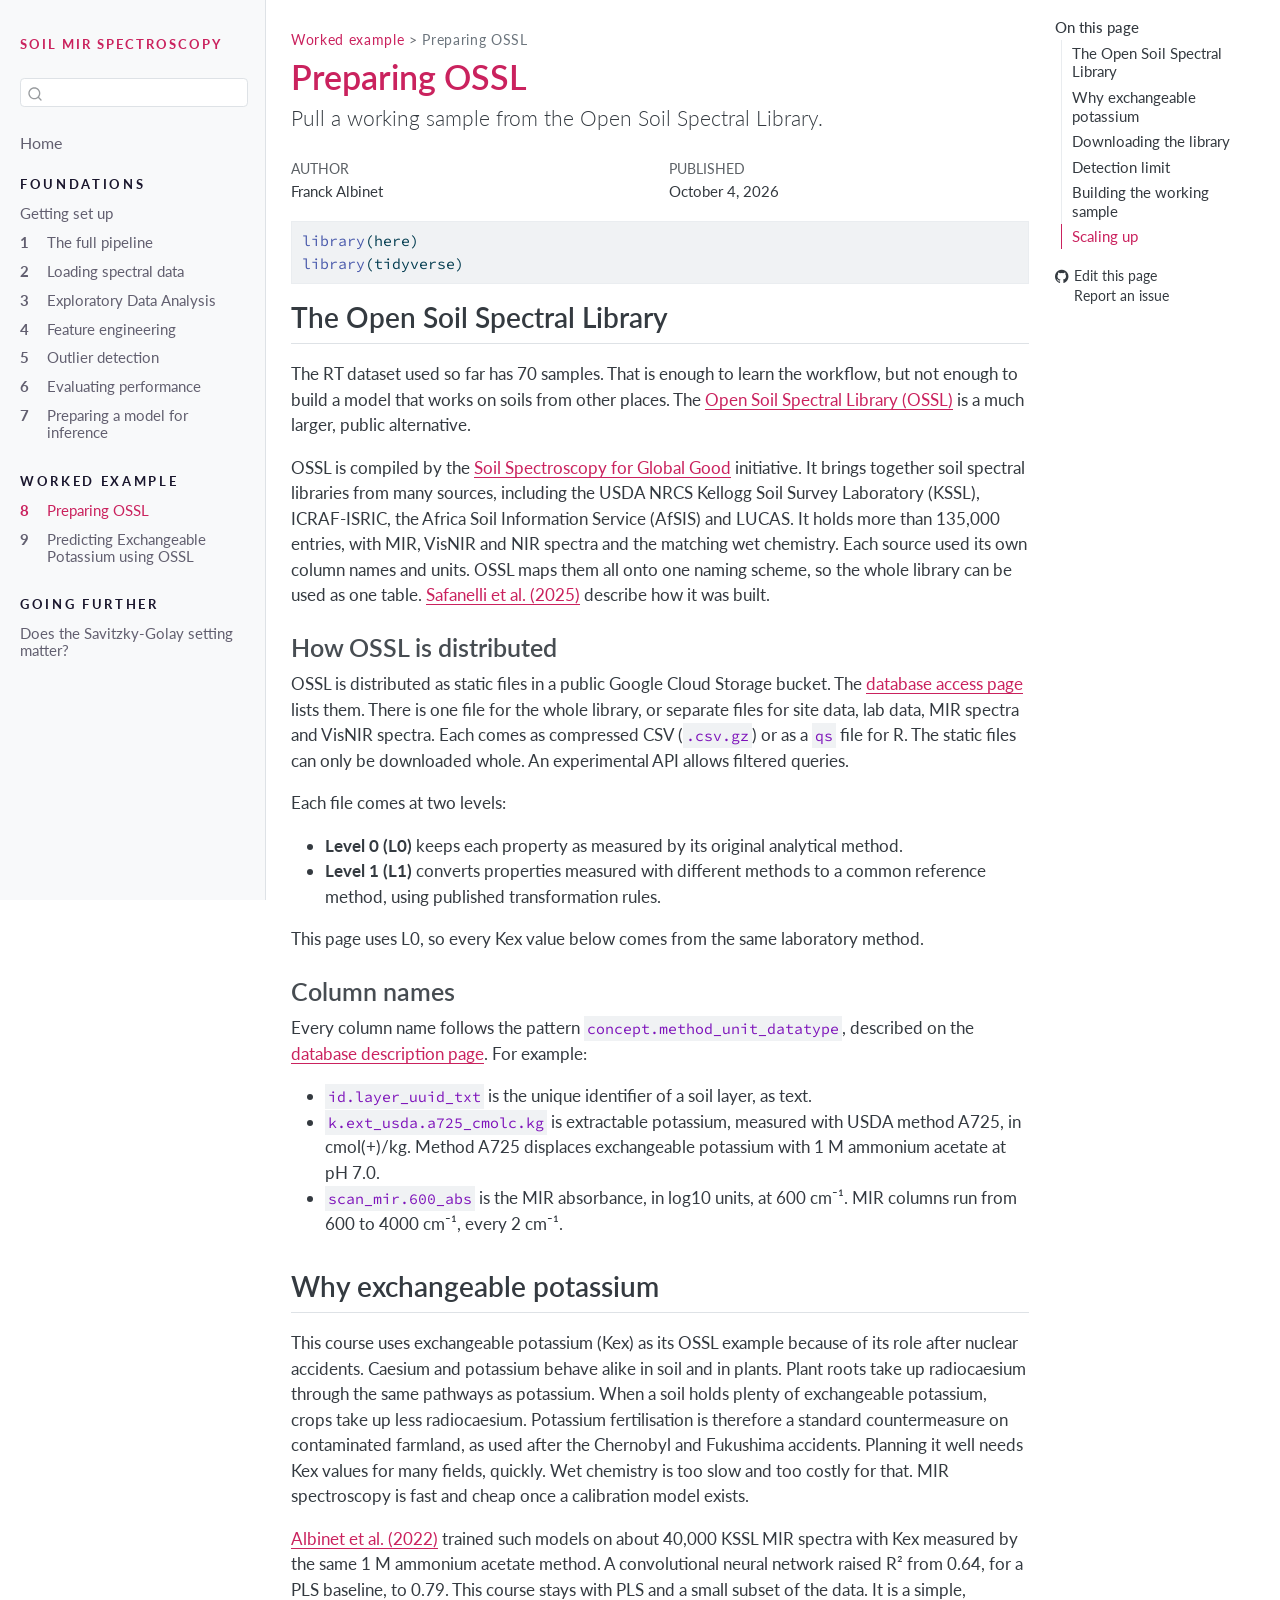
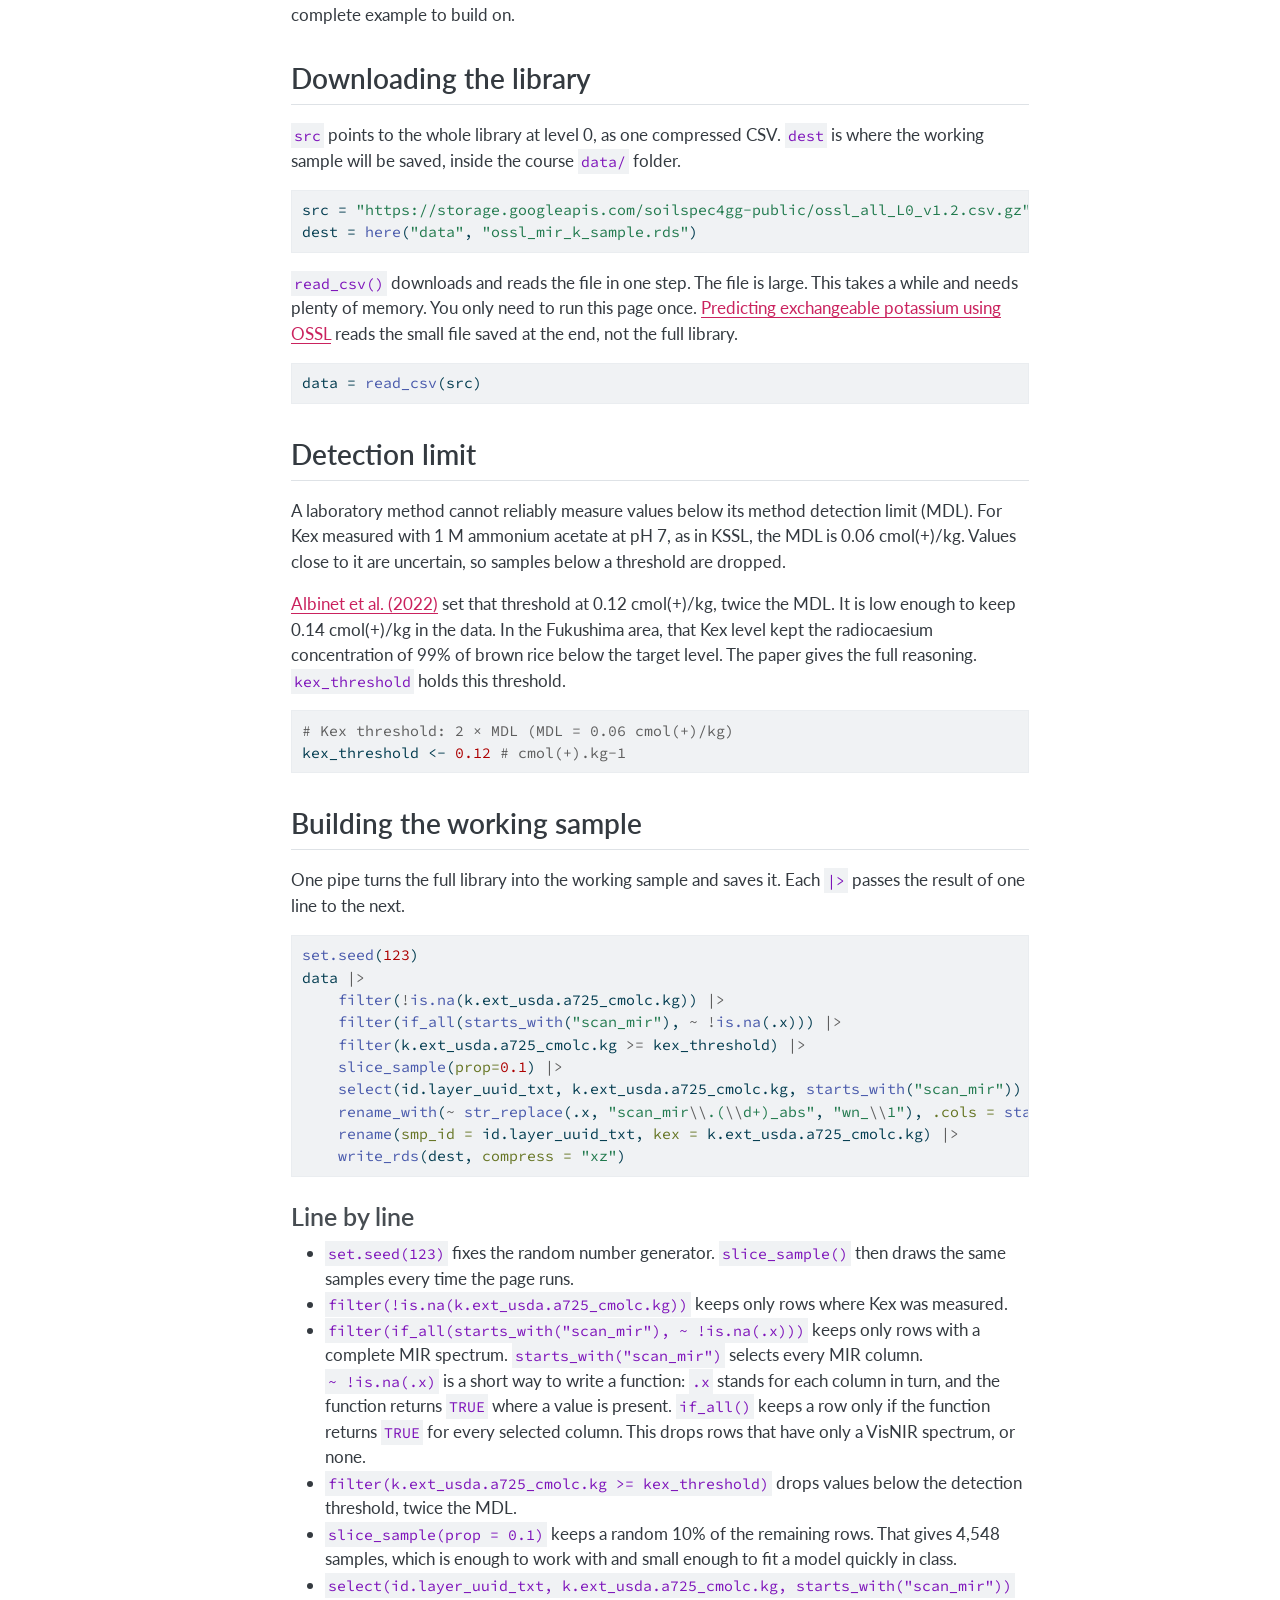
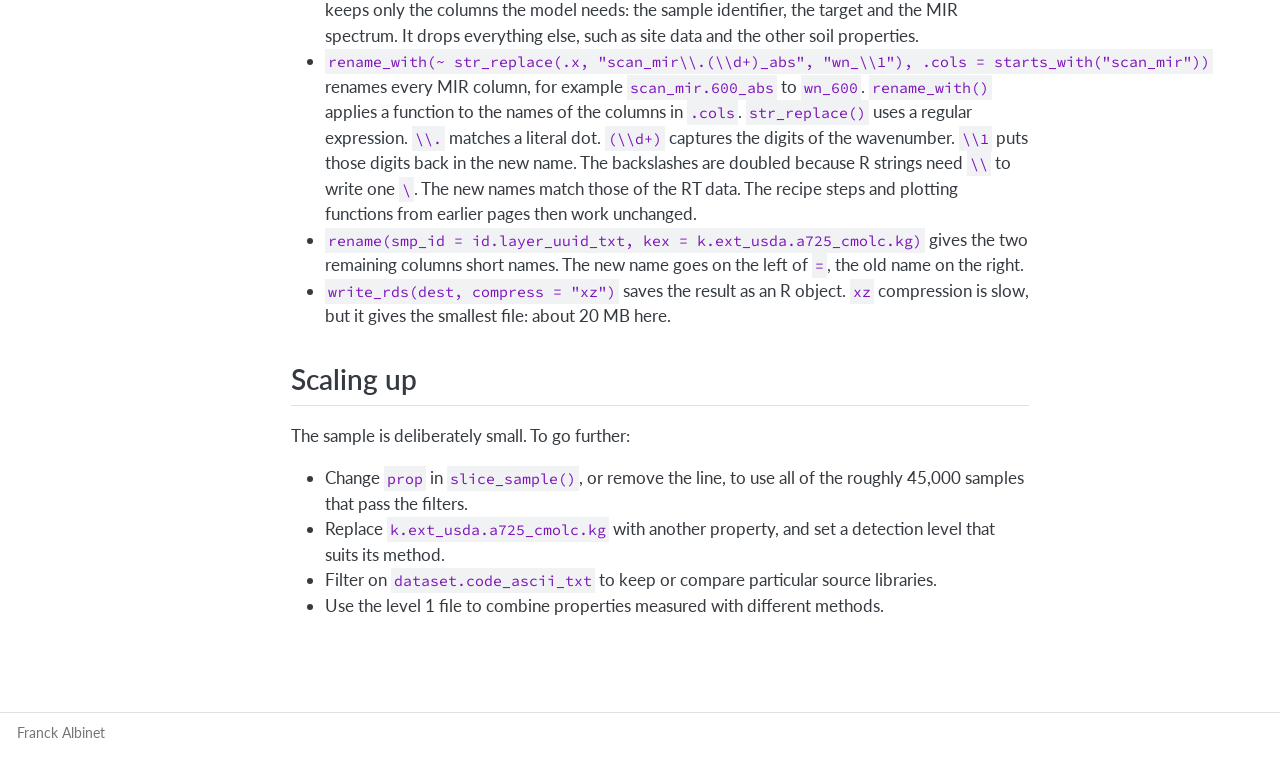
<file: 8-preparing-ossl.html>
<!DOCTYPE html>
<html xmlns="http://www.w3.org/1999/xhtml" lang="en" xml:lang="en"><head>

<meta charset="utf-8">
<meta name="generator" content="quarto-1.9.37">

<meta name="viewport" content="width=device-width, initial-scale=1.0, user-scalable=yes">

<meta name="author" content="Franck Albinet">
<meta name="dcterms.date" content="2026-10-04">

<title>Preparing OSSL – Soil mid-infrared spectroscopy with tidymodels</title>
<style>
/* Default styles provided by pandoc.
** See https://pandoc.org/MANUAL.html#variables-for-html for config info.
*/
code{white-space: pre-wrap;}
span.smallcaps{font-variant: small-caps;}
div.columns{display: flex; gap: min(4vw, 1.5em);}
div.column{flex: auto; overflow-x: auto;}
div.hanging-indent{margin-left: 1.5em; text-indent: -1.5em;}
ul.task-list{list-style: none;}
ul.task-list li input[type="checkbox"] {
  width: 0.8em;
  margin: 0 0.8em 0.2em -1em; /* quarto-specific, see https://github.com/quarto-dev/quarto-cli/issues/4556 */ 
  vertical-align: middle;
}
/* CSS for syntax highlighting */
html { -webkit-text-size-adjust: 100%; }
pre > code.sourceCode { white-space: pre; position: relative; }
pre > code.sourceCode > span { display: inline-block; line-height: 1.25; }
pre > code.sourceCode > span:empty { height: 1.2em; }
.sourceCode { overflow: visible; }
code.sourceCode > span { color: inherit; text-decoration: inherit; }
div.sourceCode { margin: 1em 0; }
pre.sourceCode { margin: 0; }
@media screen {
div.sourceCode { overflow: auto; }
}
@media print {
pre > code.sourceCode { white-space: pre-wrap; }
pre > code.sourceCode > span { text-indent: -5em; padding-left: 5em; }
}
pre.numberSource code
  { counter-reset: source-line 0; }
pre.numberSource code > span
  { position: relative; left: -4em; counter-increment: source-line; }
pre.numberSource code > span > a:first-child::before
  { content: counter(source-line);
    position: relative; left: -1em; text-align: right; vertical-align: baseline;
    border: none; display: inline-block;
    -webkit-touch-callout: none; -webkit-user-select: none;
    -khtml-user-select: none; -moz-user-select: none;
    -ms-user-select: none; user-select: none;
    padding: 0 4px; width: 4em;
  }
pre.numberSource { margin-left: 3em;  padding-left: 4px; }
div.sourceCode
  {   }
@media screen {
pre > code.sourceCode > span > a:first-child::before { text-decoration: underline; }
}
</style>


<script src="site_libs/quarto-nav/quarto-nav.js"></script>
<script src="site_libs/quarto-nav/headroom.min.js"></script>
<script src="site_libs/clipboard/clipboard.min.js"></script>
<script src="site_libs/quarto-search/autocomplete.umd.js"></script>
<script src="site_libs/quarto-search/fuse.min.js"></script>
<script src="site_libs/quarto-search/quarto-search.js"></script>
<meta name="quarto:offset" content="./">
<script src="site_libs/quarto-html/quarto.js" type="module"></script>
<script src="site_libs/quarto-html/tabsets/tabsets.js" type="module"></script>
<script src="site_libs/quarto-html/popper.min.js"></script>
<script src="site_libs/quarto-html/tippy.umd.min.js"></script>
<script src="site_libs/quarto-html/anchor.min.js"></script>
<link href="site_libs/quarto-html/tippy.css" rel="stylesheet">
<link href="site_libs/quarto-html/quarto-syntax-highlighting-a9c94084e156453ce75ecc8ff7b2041c.css" rel="stylesheet" id="quarto-text-highlighting-styles">
<script src="site_libs/bootstrap/bootstrap.min.js"></script>
<link href="site_libs/bootstrap/bootstrap-icons.css" rel="stylesheet">
<link href="site_libs/bootstrap/bootstrap-4c708733c4bd93f9cc044033404bda8f.min.css" rel="stylesheet" append-hash="true" id="quarto-bootstrap" data-mode="light">
<script id="quarto-search-options" type="application/json">{
  "location": "sidebar",
  "copy-button": false,
  "collapse-after": 3,
  "panel-placement": "start",
  "type": "textbox",
  "limit": 50,
  "keyboard-shortcut": [
    "f",
    "/",
    "s"
  ],
  "show-item-context": false,
  "language": {
    "search-no-results-text": "No results",
    "search-matching-documents-text": "matching documents",
    "search-copy-link-title": "Copy link to search",
    "search-hide-matches-text": "Hide additional matches",
    "search-more-match-text": "more match in this document",
    "search-more-matches-text": "more matches in this document",
    "search-clear-button-title": "Clear",
    "search-text-placeholder": "",
    "search-detached-cancel-button-title": "Cancel",
    "search-submit-button-title": "Submit",
    "search-label": "Search"
  }
}</script>
<link rel="preconnect" href="https://fonts.googleapis.com">
<link rel="preconnect" href="https://fonts.gstatic.com" crossorigin="">
<link href="https://fonts.googleapis.com/css2?family=Lato:ital,wght@0,300;0,400;0,700;0,900;1,400&amp;family=Source+Code+Pro&amp;display=swap" rel="stylesheet">


</head>

<body class="nav-sidebar docked quarto-light">

<div id="quarto-search-results"></div>
  <header id="quarto-header" class="headroom fixed-top">
  <nav class="quarto-secondary-nav">
    <div class="container-fluid d-flex">
      <button type="button" class="quarto-btn-toggle btn" data-bs-toggle="collapse" role="button" data-bs-target=".quarto-sidebar-collapse-item" aria-controls="quarto-sidebar" aria-expanded="false" aria-label="Toggle sidebar navigation" onclick="if (window.quartoToggleHeadroom) { window.quartoToggleHeadroom(); }">
        <i class="bi bi-layout-text-sidebar-reverse"></i>
      </button>
        <nav class="quarto-page-breadcrumbs" aria-label="breadcrumb"><ol class="breadcrumb"><li class="breadcrumb-item"><a href="./8-preparing-ossl.html">Worked example</a></li><li class="breadcrumb-item"><a href="./8-preparing-ossl.html">Preparing OSSL</a></li></ol></nav>
        <a class="flex-grow-1" role="navigation" data-bs-toggle="collapse" data-bs-target=".quarto-sidebar-collapse-item" aria-controls="quarto-sidebar" aria-expanded="false" aria-label="Toggle sidebar navigation" onclick="if (window.quartoToggleHeadroom) { window.quartoToggleHeadroom(); }">      
        </a>
      <button type="button" class="btn quarto-search-button" aria-label="Search" onclick="window.quartoOpenSearch();">
        <i class="bi bi-search"></i>
      </button>
    </div>
  </nav>
</header>
<!-- content -->
<div id="quarto-content" class="quarto-container page-columns page-rows-contents page-layout-article">
<!-- sidebar -->
  <nav id="quarto-sidebar" class="sidebar collapse collapse-horizontal quarto-sidebar-collapse-item sidebar-navigation docked overflow-auto">
    <div class="pt-lg-2 mt-2 text-left sidebar-header">
    <div class="sidebar-title mb-0 py-0">
      <a href="./">SOIl MIR SPECTROSCOPY</a> 
    </div>
      </div>
        <div class="mt-2 flex-shrink-0 align-items-center">
        <div class="sidebar-search">
        <div id="quarto-search" class="" title="Search"></div>
        </div>
        </div>
    <div class="sidebar-menu-container"> 
    <ul class="list-unstyled mt-1">
        <li class="sidebar-item">
  <div class="sidebar-item-container"> 
  <a href="./index.html" class="sidebar-item-text sidebar-link">
 <span class="menu-text">Home</span></a>
  </div>
</li>
        <li class="sidebar-item sidebar-item-section">
      <div class="sidebar-item-container"> 
            <a class="sidebar-item-text sidebar-link text-start" data-bs-toggle="collapse" data-bs-target="#quarto-sidebar-section-1" role="navigation" aria-expanded="true">
 <span class="menu-text">Foundations</span></a>
          <a class="sidebar-item-toggle text-start" data-bs-toggle="collapse" data-bs-target="#quarto-sidebar-section-1" role="navigation" aria-expanded="true" aria-label="Toggle section">
            <i class="bi bi-chevron-right ms-2"></i>
          </a> 
      </div>
      <ul id="quarto-sidebar-section-1" class="collapse list-unstyled sidebar-section depth1 show">  
          <li class="sidebar-item">
  <div class="sidebar-item-container"> 
  <a href="./0-getting-setup.html" class="sidebar-item-text sidebar-link">
 <span class="menu-text">Getting set up</span></a>
  </div>
</li>
          <li class="sidebar-item">
  <div class="sidebar-item-container"> 
  <a href="./1-full-pipeline.html" class="sidebar-item-text sidebar-link">
 <span class="menu-text">The full pipeline</span></a>
  </div>
</li>
          <li class="sidebar-item">
  <div class="sidebar-item-container"> 
  <a href="./2-loading-data.html" class="sidebar-item-text sidebar-link">
 <span class="menu-text">Loading spectral data</span></a>
  </div>
</li>
          <li class="sidebar-item">
  <div class="sidebar-item-container"> 
  <a href="./3-eda.html" class="sidebar-item-text sidebar-link">
 <span class="menu-text">Exploratory Data Analysis</span></a>
  </div>
</li>
          <li class="sidebar-item">
  <div class="sidebar-item-container"> 
  <a href="./4-feature-engineering.html" class="sidebar-item-text sidebar-link">
 <span class="menu-text">Feature engineering</span></a>
  </div>
</li>
          <li class="sidebar-item">
  <div class="sidebar-item-container"> 
  <a href="./5-outlier-detection.html" class="sidebar-item-text sidebar-link">
 <span class="menu-text">Outlier detection</span></a>
  </div>
</li>
          <li class="sidebar-item">
  <div class="sidebar-item-container"> 
  <a href="./6-evaluating-performance.html" class="sidebar-item-text sidebar-link">
 <span class="menu-text">Evaluating performance</span></a>
  </div>
</li>
          <li class="sidebar-item">
  <div class="sidebar-item-container"> 
  <a href="./7-preparing-for-inference.html" class="sidebar-item-text sidebar-link">
 <span class="menu-text">Preparing a model for inference</span></a>
  </div>
</li>
      </ul>
  </li>
        <li class="sidebar-item sidebar-item-section">
      <div class="sidebar-item-container"> 
            <a class="sidebar-item-text sidebar-link text-start" data-bs-toggle="collapse" data-bs-target="#quarto-sidebar-section-2" role="navigation" aria-expanded="true">
 <span class="menu-text">Worked example</span></a>
          <a class="sidebar-item-toggle text-start" data-bs-toggle="collapse" data-bs-target="#quarto-sidebar-section-2" role="navigation" aria-expanded="true" aria-label="Toggle section">
            <i class="bi bi-chevron-right ms-2"></i>
          </a> 
      </div>
      <ul id="quarto-sidebar-section-2" class="collapse list-unstyled sidebar-section depth1 show">  
          <li class="sidebar-item">
  <div class="sidebar-item-container"> 
  <a href="./8-preparing-ossl.html" class="sidebar-item-text sidebar-link active">
 <span class="menu-text">Preparing OSSL</span></a>
  </div>
</li>
          <li class="sidebar-item">
  <div class="sidebar-item-container"> 
  <a href="./9-kex-ossl-pipeline.html" class="sidebar-item-text sidebar-link">
 <span class="menu-text">Predicting Exchangeable Potassium using OSSL</span></a>
  </div>
</li>
      </ul>
  </li>
        <li class="sidebar-item sidebar-item-section">
      <div class="sidebar-item-container"> 
            <a class="sidebar-item-text sidebar-link text-start" data-bs-toggle="collapse" data-bs-target="#quarto-sidebar-section-3" role="navigation" aria-expanded="true">
 <span class="menu-text">Going further</span></a>
          <a class="sidebar-item-toggle text-start" data-bs-toggle="collapse" data-bs-target="#quarto-sidebar-section-3" role="navigation" aria-expanded="true" aria-label="Toggle section">
            <i class="bi bi-chevron-right ms-2"></i>
          </a> 
      </div>
      <ul id="quarto-sidebar-section-3" class="collapse list-unstyled sidebar-section depth1 show">  
          <li class="sidebar-item">
  <div class="sidebar-item-container"> 
  <a href="./howto/tuning-savitzky-golay.html" class="sidebar-item-text sidebar-link">
 <span class="menu-text">Does the Savitzky-Golay setting matter?</span></a>
  </div>
</li>
      </ul>
  </li>
    </ul>
    </div>
</nav>
<div id="quarto-sidebar-glass" class="quarto-sidebar-collapse-item" data-bs-toggle="collapse" data-bs-target=".quarto-sidebar-collapse-item"></div>
<!-- margin-sidebar -->
    <div id="quarto-margin-sidebar" class="sidebar margin-sidebar">
        <nav id="TOC" role="doc-toc" class="toc-active">
    <h2 id="toc-title">On this page</h2>
   
  <ul>
  <li><a href="#the-open-soil-spectral-library" id="toc-the-open-soil-spectral-library" class="nav-link active" data-scroll-target="#the-open-soil-spectral-library">The Open Soil Spectral Library</a>
  <ul class="collapse">
  <li><a href="#how-ossl-is-distributed" id="toc-how-ossl-is-distributed" class="nav-link" data-scroll-target="#how-ossl-is-distributed">How OSSL is distributed</a></li>
  <li><a href="#column-names" id="toc-column-names" class="nav-link" data-scroll-target="#column-names">Column names</a></li>
  </ul></li>
  <li><a href="#why-exchangeable-potassium" id="toc-why-exchangeable-potassium" class="nav-link" data-scroll-target="#why-exchangeable-potassium">Why exchangeable potassium</a></li>
  <li><a href="#downloading-the-library" id="toc-downloading-the-library" class="nav-link" data-scroll-target="#downloading-the-library">Downloading the library</a></li>
  <li><a href="#detection-limit" id="toc-detection-limit" class="nav-link" data-scroll-target="#detection-limit">Detection limit</a></li>
  <li><a href="#building-the-working-sample" id="toc-building-the-working-sample" class="nav-link" data-scroll-target="#building-the-working-sample">Building the working sample</a>
  <ul class="collapse">
  <li><a href="#line-by-line" id="toc-line-by-line" class="nav-link" data-scroll-target="#line-by-line">Line by line</a></li>
  </ul></li>
  <li><a href="#scaling-up" id="toc-scaling-up" class="nav-link" data-scroll-target="#scaling-up">Scaling up</a></li>
  </ul>
<div class="toc-actions"><ul><li><a href="https://github.com/franckalbinet/tidy-mirs/edit/main/8-preparing-ossl.qmd" class="toc-action"><i class="bi bi-github"></i>Edit this page</a></li><li><a href="https://github.com/franckalbinet/tidy-mirs/issues/new" class="toc-action"><i class="bi empty"></i>Report an issue</a></li></ul></div></nav>
    </div>
<!-- main -->
<main class="content" id="quarto-document-content">

<header id="title-block-header" class="quarto-title-block default"><nav class="quarto-page-breadcrumbs quarto-title-breadcrumbs d-none d-lg-block" aria-label="breadcrumb"><ol class="breadcrumb"><li class="breadcrumb-item"><a href="./8-preparing-ossl.html">Worked example</a></li><li class="breadcrumb-item"><a href="./8-preparing-ossl.html">Preparing OSSL</a></li></ol></nav>
<div class="quarto-title">
<h1 class="title">Preparing OSSL</h1>
<p class="subtitle lead">Pull a working sample from the Open Soil Spectral Library.</p>
</div>



<div class="quarto-title-meta">

    <div>
    <div class="quarto-title-meta-heading">Author</div>
    <div class="quarto-title-meta-contents">
             <p>Franck Albinet </p>
          </div>
  </div>
    
    <div>
    <div class="quarto-title-meta-heading">Published</div>
    <div class="quarto-title-meta-contents">
      <p class="date">October 4, 2026</p>
    </div>
  </div>
  
    
  </div>
  


</header>


<div class="cell" data-layout-align="center">
<div class="code-copy-outer-scaffold"><div class="sourceCode cell-code" id="cb1"><pre class="sourceCode r code-with-copy"><code class="sourceCode r"><span id="cb1-1"><a href="#cb1-1" aria-hidden="true" tabindex="-1"></a><span class="fu">library</span>(here)</span>
<span id="cb1-2"><a href="#cb1-2" aria-hidden="true" tabindex="-1"></a><span class="fu">library</span>(tidyverse)</span></code></pre></div><button title="Copy to Clipboard" class="code-copy-button"><i class="bi"></i></button></div>
</div>
<section id="the-open-soil-spectral-library" class="level2">
<h2 class="anchored" data-anchor-id="the-open-soil-spectral-library">The Open Soil Spectral Library</h2>
<p>The RT dataset used so far has 70 samples. That is enough to learn the workflow, but not enough to build a model that works on soils from other places. The <a href="https://docs.soilspectroscopy.org/">Open Soil Spectral Library (OSSL)</a> is a much larger, public alternative.</p>
<p>OSSL is compiled by the <a href="https://soilspectroscopy.org/">Soil Spectroscopy for Global Good</a> initiative. It brings together soil spectral libraries from many sources, including the USDA NRCS Kellogg Soil Survey Laboratory (KSSL), ICRAF-ISRIC, the Africa Soil Information Service (AfSIS) and LUCAS. It holds more than 135,000 entries, with MIR, VisNIR and NIR spectra and the matching wet chemistry. Each source used its own column names and units. OSSL maps them all onto one naming scheme, so the whole library can be used as one table. <a href="https://doi.org/10.1371/journal.pone.0296545">Safanelli et al.&nbsp;(2025)</a> describe how it was built.</p>
<section id="how-ossl-is-distributed" class="level3">
<h3 class="anchored" data-anchor-id="how-ossl-is-distributed">How OSSL is distributed</h3>
<p>OSSL is distributed as static files in a public Google Cloud Storage bucket. The <a href="https://docs.soilspectroscopy.org/db-access.html">database access page</a> lists them. There is one file for the whole library, or separate files for site data, lab data, MIR spectra and VisNIR spectra. Each comes as compressed CSV (<code>.csv.gz</code>) or as a <code>qs</code> file for R. The static files can only be downloaded whole. An experimental API allows filtered queries.</p>
<p>Each file comes at two levels:</p>
<ul>
<li><strong>Level 0 (L0)</strong> keeps each property as measured by its original analytical method.</li>
<li><strong>Level 1 (L1)</strong> converts properties measured with different methods to a common reference method, using published transformation rules.</li>
</ul>
<p>This page uses L0, so every Kex value below comes from the same laboratory method.</p>
</section>
<section id="column-names" class="level3">
<h3 class="anchored" data-anchor-id="column-names">Column names</h3>
<p>Every column name follows the pattern <code>concept.method_unit_datatype</code>, described on the <a href="https://docs.soilspectroscopy.org/db-desc.html">database description page</a>. For example:</p>
<ul>
<li><code>id.layer_uuid_txt</code> is the unique identifier of a soil layer, as text.</li>
<li><code>k.ext_usda.a725_cmolc.kg</code> is extractable potassium, measured with USDA method A725, in cmol(+)/kg. Method A725 displaces exchangeable potassium with 1 M ammonium acetate at pH 7.0.</li>
<li><code>scan_mir.600_abs</code> is the MIR absorbance, in log10 units, at 600 cm⁻¹. MIR columns run from 600 to 4000 cm⁻¹, every 2 cm⁻¹.</li>
</ul>
</section>
</section>
<section id="why-exchangeable-potassium" class="level2">
<h2 class="anchored" data-anchor-id="why-exchangeable-potassium">Why exchangeable potassium</h2>
<p>This course uses exchangeable potassium (Kex) as its OSSL example because of its role after nuclear accidents. Caesium and potassium behave alike in soil and in plants. Plant roots take up radiocaesium through the same pathways as potassium. When a soil holds plenty of exchangeable potassium, crops take up less radiocaesium. Potassium fertilisation is therefore a standard countermeasure on contaminated farmland, as used after the Chernobyl and Fukushima accidents. Planning it well needs Kex values for many fields, quickly. Wet chemistry is too slow and too costly for that. MIR spectroscopy is fast and cheap once a calibration model exists.</p>
<p><a href="https://doi.org/10.1016/j.aiia.2022.10.001">Albinet et al.&nbsp;(2022)</a> trained such models on about 40,000 KSSL MIR spectra with Kex measured by the same 1 M ammonium acetate method. A convolutional neural network raised R² from 0.64, for a PLS baseline, to 0.79. This course stays with PLS and a small subset of the data. It is a simple, complete example to build on.</p>
</section>
<section id="downloading-the-library" class="level2">
<h2 class="anchored" data-anchor-id="downloading-the-library">Downloading the library</h2>
<p><code>src</code> points to the whole library at level 0, as one compressed CSV. <code>dest</code> is where the working sample will be saved, inside the course <code>data/</code> folder.</p>
<div class="cell" data-layout-align="center">
<div class="code-copy-outer-scaffold"><div class="sourceCode cell-code" id="cb2"><pre class="sourceCode r code-with-copy"><code class="sourceCode r"><span id="cb2-1"><a href="#cb2-1" aria-hidden="true" tabindex="-1"></a>src <span class="ot">=</span> <span class="st">"https://storage.googleapis.com/soilspec4gg-public/ossl_all_L0_v1.2.csv.gz"</span></span>
<span id="cb2-2"><a href="#cb2-2" aria-hidden="true" tabindex="-1"></a>dest <span class="ot">=</span> <span class="fu">here</span>(<span class="st">"data"</span>, <span class="st">"ossl_mir_k_sample.rds"</span>)</span></code></pre></div><button title="Copy to Clipboard" class="code-copy-button"><i class="bi"></i></button></div>
</div>
<p><code>read_csv()</code> downloads and reads the file in one step. The file is large. This takes a while and needs plenty of memory. You only need to run this page once. <a href="./9-kex-ossl-pipeline.html">Predicting exchangeable potassium using OSSL</a> reads the small file saved at the end, not the full library.</p>
<div class="cell" data-layout-align="center">
<div class="code-copy-outer-scaffold"><div class="sourceCode cell-code" id="cb3"><pre class="sourceCode r code-with-copy"><code class="sourceCode r"><span id="cb3-1"><a href="#cb3-1" aria-hidden="true" tabindex="-1"></a>data <span class="ot">=</span> <span class="fu">read_csv</span>(src)</span></code></pre></div><button title="Copy to Clipboard" class="code-copy-button"><i class="bi"></i></button></div>
</div>
</section>
<section id="detection-limit" class="level2">
<h2 class="anchored" data-anchor-id="detection-limit">Detection limit</h2>
<p>A laboratory method cannot reliably measure values below its method detection limit (MDL). For Kex measured with 1 M ammonium acetate at pH 7, as in KSSL, the MDL is 0.06 cmol(+)/kg. Values close to it are uncertain, so samples below a threshold are dropped.</p>
<p><a href="https://doi.org/10.1016/j.aiia.2022.10.001">Albinet et al.&nbsp;(2022)</a> set that threshold at 0.12 cmol(+)/kg, twice the MDL. It is low enough to keep 0.14 cmol(+)/kg in the data. In the Fukushima area, that Kex level kept the radiocaesium concentration of 99% of brown rice below the target level. The paper gives the full reasoning. <code>kex_threshold</code> holds this threshold.</p>
<div class="cell" data-layout-align="center">
<div class="code-copy-outer-scaffold"><div class="sourceCode cell-code" id="cb4"><pre class="sourceCode r code-with-copy"><code class="sourceCode r"><span id="cb4-1"><a href="#cb4-1" aria-hidden="true" tabindex="-1"></a><span class="co"># Kex threshold: 2 × MDL (MDL = 0.06 cmol(+)/kg)</span></span>
<span id="cb4-2"><a href="#cb4-2" aria-hidden="true" tabindex="-1"></a>kex_threshold <span class="ot">&lt;-</span> <span class="fl">0.12</span> <span class="co"># cmol(+).kg−1</span></span></code></pre></div><button title="Copy to Clipboard" class="code-copy-button"><i class="bi"></i></button></div>
</div>
</section>
<section id="building-the-working-sample" class="level2">
<h2 class="anchored" data-anchor-id="building-the-working-sample">Building the working sample</h2>
<p>One pipe turns the full library into the working sample and saves it. Each <code>|&gt;</code> passes the result of one line to the next.</p>
<div class="cell" data-layout-align="center">
<div class="code-copy-outer-scaffold"><div class="sourceCode cell-code" id="cb5"><pre class="sourceCode r code-with-copy"><code class="sourceCode r"><span id="cb5-1"><a href="#cb5-1" aria-hidden="true" tabindex="-1"></a><span class="fu">set.seed</span>(<span class="dv">123</span>)</span>
<span id="cb5-2"><a href="#cb5-2" aria-hidden="true" tabindex="-1"></a>data <span class="sc">|&gt;</span> </span>
<span id="cb5-3"><a href="#cb5-3" aria-hidden="true" tabindex="-1"></a>    <span class="fu">filter</span>(<span class="sc">!</span><span class="fu">is.na</span>(k.ext_usda.a725_cmolc.kg)) <span class="sc">|&gt;</span> </span>
<span id="cb5-4"><a href="#cb5-4" aria-hidden="true" tabindex="-1"></a>    <span class="fu">filter</span>(<span class="fu">if_all</span>(<span class="fu">starts_with</span>(<span class="st">"scan_mir"</span>), <span class="sc">~</span> <span class="sc">!</span><span class="fu">is.na</span>(.x))) <span class="sc">|&gt;</span> </span>
<span id="cb5-5"><a href="#cb5-5" aria-hidden="true" tabindex="-1"></a>    <span class="fu">filter</span>(k.ext_usda.a725_cmolc.kg <span class="sc">&gt;=</span> kex_threshold) <span class="sc">|&gt;</span></span>
<span id="cb5-6"><a href="#cb5-6" aria-hidden="true" tabindex="-1"></a>    <span class="fu">slice_sample</span>(<span class="at">prop=</span><span class="fl">0.1</span>) <span class="sc">|&gt;</span> </span>
<span id="cb5-7"><a href="#cb5-7" aria-hidden="true" tabindex="-1"></a>    <span class="fu">select</span>(id.layer_uuid_txt, k.ext_usda.a725_cmolc.kg, <span class="fu">starts_with</span>(<span class="st">"scan_mir"</span>)) <span class="sc">|&gt;</span></span>
<span id="cb5-8"><a href="#cb5-8" aria-hidden="true" tabindex="-1"></a>    <span class="fu">rename_with</span>(<span class="sc">~</span> <span class="fu">str_replace</span>(.x, <span class="st">"scan_mir</span><span class="sc">\\</span><span class="st">.(</span><span class="sc">\\</span><span class="st">d+)_abs"</span>, <span class="st">"wn_</span><span class="sc">\\</span><span class="st">1"</span>), <span class="at">.cols =</span> <span class="fu">starts_with</span>(<span class="st">"scan_mir"</span>)) <span class="sc">|&gt;</span> </span>
<span id="cb5-9"><a href="#cb5-9" aria-hidden="true" tabindex="-1"></a>    <span class="fu">rename</span>(<span class="at">smp_id =</span> id.layer_uuid_txt, <span class="at">kex =</span> k.ext_usda.a725_cmolc.kg) <span class="sc">|&gt;</span></span>
<span id="cb5-10"><a href="#cb5-10" aria-hidden="true" tabindex="-1"></a>    <span class="fu">write_rds</span>(dest, <span class="at">compress =</span> <span class="st">"xz"</span>)</span></code></pre></div><button title="Copy to Clipboard" class="code-copy-button"><i class="bi"></i></button></div>
</div>
<section id="line-by-line" class="level3">
<h3 class="anchored" data-anchor-id="line-by-line">Line by line</h3>
<ul>
<li><code>set.seed(123)</code> fixes the random number generator. <code>slice_sample()</code> then draws the same samples every time the page runs.</li>
<li><code>filter(!is.na(k.ext_usda.a725_cmolc.kg))</code> keeps only rows where Kex was measured.</li>
<li><code>filter(if_all(starts_with("scan_mir"), ~ !is.na(.x)))</code> keeps only rows with a complete MIR spectrum. <code>starts_with("scan_mir")</code> selects every MIR column. <code>~ !is.na(.x)</code> is a short way to write a function: <code>.x</code> stands for each column in turn, and the function returns <code>TRUE</code> where a value is present. <code>if_all()</code> keeps a row only if the function returns <code>TRUE</code> for every selected column. This drops rows that have only a VisNIR spectrum, or none.</li>
<li><code>filter(k.ext_usda.a725_cmolc.kg &gt;= kex_threshold)</code> drops values below the detection threshold, twice the MDL.</li>
<li><code>slice_sample(prop = 0.1)</code> keeps a random 10% of the remaining rows. That gives 4,548 samples, which is enough to work with and small enough to fit a model quickly in class.</li>
<li><code>select(id.layer_uuid_txt, k.ext_usda.a725_cmolc.kg, starts_with("scan_mir"))</code> keeps only the columns the model needs: the sample identifier, the target and the MIR spectrum. It drops everything else, such as site data and the other soil properties.</li>
<li><code>rename_with(~ str_replace(.x, "scan_mir\\.(\\d+)_abs", "wn_\\1"), .cols = starts_with("scan_mir"))</code> renames every MIR column, for example <code>scan_mir.600_abs</code> to <code>wn_600</code>. <code>rename_with()</code> applies a function to the names of the columns in <code>.cols</code>. <code>str_replace()</code> uses a regular expression. <code>\\.</code> matches a literal dot. <code>(\\d+)</code> captures the digits of the wavenumber. <code>\\1</code> puts those digits back in the new name. The backslashes are doubled because R strings need <code>\\</code> to write one <code>\</code>. The new names match those of the RT data. The recipe steps and plotting functions from earlier pages then work unchanged.</li>
<li><code>rename(smp_id = id.layer_uuid_txt, kex = k.ext_usda.a725_cmolc.kg)</code> gives the two remaining columns short names. The new name goes on the left of <code>=</code>, the old name on the right.</li>
<li><code>write_rds(dest, compress = "xz")</code> saves the result as an R object. <code>xz</code> compression is slow, but it gives the smallest file: about 20 MB here.</li>
</ul>
</section>
</section>
<section id="scaling-up" class="level2">
<h2 class="anchored" data-anchor-id="scaling-up">Scaling up</h2>
<p>The sample is deliberately small. To go further:</p>
<ul>
<li>Change <code>prop</code> in <code>slice_sample()</code>, or remove the line, to use all of the roughly 45,000 samples that pass the filters.</li>
<li>Replace <code>k.ext_usda.a725_cmolc.kg</code> with another property, and set a detection level that suits its method.</li>
<li>Filter on <code>dataset.code_ascii_txt</code> to keep or compare particular source libraries.</li>
<li>Use the level 1 file to combine properties measured with different methods.</li>
</ul>


</section>

</main> <!-- /main -->
<script id="quarto-html-after-body" type="application/javascript">
  window.document.addEventListener("DOMContentLoaded", function (event) {
    const icon = "";
    const anchorJS = new window.AnchorJS();
    anchorJS.options = {
      placement: 'right',
      icon: icon
    };
    anchorJS.add('.anchored');
    const isCodeAnnotation = (el) => {
      for (const clz of el.classList) {
        if (clz.startsWith('code-annotation-')) {                     
          return true;
        }
      }
      return false;
    }
    const onCopySuccess = function(e) {
      // button target
      const button = e.trigger;
      // don't keep focus
      button.blur();
      // flash "checked"
      button.classList.add('code-copy-button-checked');
      var currentTitle = button.getAttribute("title");
      button.setAttribute("title", "Copied!");
      let tooltip;
      if (window.bootstrap) {
        button.setAttribute("data-bs-toggle", "tooltip");
        button.setAttribute("data-bs-placement", "left");
        button.setAttribute("data-bs-title", "Copied!");
        tooltip = new bootstrap.Tooltip(button, 
          { trigger: "manual", 
            customClass: "code-copy-button-tooltip",
            offset: [0, -8]});
        tooltip.show();    
      }
      setTimeout(function() {
        if (tooltip) {
          tooltip.hide();
          button.removeAttribute("data-bs-title");
          button.removeAttribute("data-bs-toggle");
          button.removeAttribute("data-bs-placement");
        }
        button.setAttribute("title", currentTitle);
        button.classList.remove('code-copy-button-checked');
      }, 1000);
      // clear code selection
      e.clearSelection();
    }
    const getTextToCopy = function(trigger) {
      const outerScaffold = trigger.parentElement.cloneNode(true);
      const codeEl = outerScaffold.querySelector('code');
      for (const childEl of codeEl.children) {
        if (isCodeAnnotation(childEl)) {
          childEl.remove();
        }
      }
      return codeEl.innerText;
    }
    const clipboard = new window.ClipboardJS('.code-copy-button:not([data-in-quarto-modal])', {
      text: getTextToCopy
    });
    clipboard.on('success', onCopySuccess);
    if (window.document.getElementById('quarto-embedded-source-code-modal')) {
      const clipboardModal = new window.ClipboardJS('.code-copy-button[data-in-quarto-modal]', {
        text: getTextToCopy,
        container: window.document.getElementById('quarto-embedded-source-code-modal')
      });
      clipboardModal.on('success', onCopySuccess);
    }
      var localhostRegex = new RegExp(/^(?:http|https):\/\/localhost\:?[0-9]*\//);
      var mailtoRegex = new RegExp(/^mailto:/);
        var filterRegex = new RegExp("https:\/\/franckalbinet\.github\.io\/tidy-mirs\/");
      var isInternal = (href) => {
          return filterRegex.test(href) || localhostRegex.test(href) || mailtoRegex.test(href);
      }
      // Inspect non-navigation links and adorn them if external
     var links = window.document.querySelectorAll('a[href]:not(.nav-link):not(.navbar-brand):not(.toc-action):not(.sidebar-link):not(.sidebar-item-toggle):not(.pagination-link):not(.no-external):not([aria-hidden]):not(.dropdown-item):not(.quarto-navigation-tool):not(.about-link)');
      for (var i=0; i<links.length; i++) {
        const link = links[i];
        if (!isInternal(link.href)) {
          // undo the damage that might have been done by quarto-nav.js in the case of
          // links that we want to consider external
          if (link.dataset.originalHref !== undefined) {
            link.href = link.dataset.originalHref;
          }
        }
      }
    function tippyHover(el, contentFn, onTriggerFn, onUntriggerFn) {
      const config = {
        allowHTML: true,
        maxWidth: 500,
        delay: 100,
        arrow: false,
        appendTo: function(el) {
            return el.parentElement;
        },
        interactive: true,
        interactiveBorder: 10,
        theme: 'quarto',
        placement: 'bottom-start',
      };
      if (contentFn) {
        config.content = contentFn;
      }
      if (onTriggerFn) {
        config.onTrigger = onTriggerFn;
      }
      if (onUntriggerFn) {
        config.onUntrigger = onUntriggerFn;
      }
      window.tippy(el, config); 
    }
    const noterefs = window.document.querySelectorAll('a[role="doc-noteref"]');
    for (var i=0; i<noterefs.length; i++) {
      const ref = noterefs[i];
      tippyHover(ref, function() {
        // use id or data attribute instead here
        let href = ref.getAttribute('data-footnote-href') || ref.getAttribute('href');
        try { href = new URL(href).hash; } catch {}
        const id = href.replace(/^#\/?/, "");
        const note = window.document.getElementById(id);
        if (note) {
          return note.innerHTML;
        } else {
          return "";
        }
      });
    }
    const xrefs = window.document.querySelectorAll('a.quarto-xref');
    const processXRef = (id, note) => {
      // Strip column container classes
      const stripColumnClz = (el) => {
        el.classList.remove("page-full", "page-columns");
        if (el.children) {
          for (const child of el.children) {
            stripColumnClz(child);
          }
        }
      }
      stripColumnClz(note)
      if (id === null || id.startsWith('sec-')) {
        // Special case sections, only their first couple elements
        const container = document.createElement("div");
        if (note.children && note.children.length > 2) {
          container.appendChild(note.children[0].cloneNode(true));
          for (let i = 1; i < note.children.length; i++) {
            const child = note.children[i];
            if (child.tagName === "P" && child.innerText === "") {
              continue;
            } else {
              container.appendChild(child.cloneNode(true));
              break;
            }
          }
          if (window.Quarto?.typesetMath) {
            window.Quarto.typesetMath(container);
          }
          return container.innerHTML
        } else {
          if (window.Quarto?.typesetMath) {
            window.Quarto.typesetMath(note);
          }
          return note.innerHTML;
        }
      } else {
        // Remove any anchor links if they are present
        const anchorLink = note.querySelector('a.anchorjs-link');
        if (anchorLink) {
          anchorLink.remove();
        }
        if (window.Quarto?.typesetMath) {
          window.Quarto.typesetMath(note);
        }
        if (note.classList.contains("callout")) {
          return note.outerHTML;
        } else {
          return note.innerHTML;
        }
      }
    }
    for (var i=0; i<xrefs.length; i++) {
      const xref = xrefs[i];
      tippyHover(xref, undefined, function(instance) {
        instance.disable();
        let url = xref.getAttribute('href');
        let hash = undefined; 
        if (url.startsWith('#')) {
          hash = url;
        } else {
          try { hash = new URL(url).hash; } catch {}
        }
        if (hash) {
          const id = hash.replace(/^#\/?/, "");
          const note = window.document.getElementById(id);
          if (note !== null) {
            try {
              const html = processXRef(id, note.cloneNode(true));
              instance.setContent(html);
            } finally {
              instance.enable();
              instance.show();
            }
          } else {
            // See if we can fetch this
            fetch(url.split('#')[0])
            .then(res => res.text())
            .then(html => {
              const parser = new DOMParser();
              const htmlDoc = parser.parseFromString(html, "text/html");
              const note = htmlDoc.getElementById(id);
              if (note !== null) {
                const html = processXRef(id, note);
                instance.setContent(html);
              } 
            }).finally(() => {
              instance.enable();
              instance.show();
            });
          }
        } else {
          // See if we can fetch a full url (with no hash to target)
          // This is a special case and we should probably do some content thinning / targeting
          fetch(url)
          .then(res => res.text())
          .then(html => {
            const parser = new DOMParser();
            const htmlDoc = parser.parseFromString(html, "text/html");
            const note = htmlDoc.querySelector('main.content');
            if (note !== null) {
              // This should only happen for chapter cross references
              // (since there is no id in the URL)
              // remove the first header
              if (note.children.length > 0 && note.children[0].tagName === "HEADER") {
                note.children[0].remove();
              }
              const html = processXRef(null, note);
              instance.setContent(html);
            } 
          }).finally(() => {
            instance.enable();
            instance.show();
          });
        }
      }, function(instance) {
      });
    }
        let selectedAnnoteEl;
        const selectorForAnnotation = ( cell, annotation) => {
          let cellAttr = 'data-code-cell="' + cell + '"';
          let lineAttr = 'data-code-annotation="' +  annotation + '"';
          const selector = 'span[' + cellAttr + '][' + lineAttr + ']';
          return selector;
        }
        const selectCodeLines = (annoteEl) => {
          const doc = window.document;
          const targetCell = annoteEl.getAttribute("data-target-cell");
          const targetAnnotation = annoteEl.getAttribute("data-target-annotation");
          const annoteSpan = window.document.querySelector(selectorForAnnotation(targetCell, targetAnnotation));
          const lines = annoteSpan.getAttribute("data-code-lines").split(",");
          const lineIds = lines.map((line) => {
            return targetCell + "-" + line;
          })
          let top = null;
          let height = null;
          let parent = null;
          if (lineIds.length > 0) {
              //compute the position of the single el (top and bottom and make a div)
              const el = window.document.getElementById(lineIds[0]);
              top = el.offsetTop;
              height = el.offsetHeight;
              parent = el.parentElement.parentElement;
            if (lineIds.length > 1) {
              const lastEl = window.document.getElementById(lineIds[lineIds.length - 1]);
              const bottom = lastEl.offsetTop + lastEl.offsetHeight;
              height = bottom - top;
            }
            if (top !== null && height !== null && parent !== null) {
              // cook up a div (if necessary) and position it 
              let div = window.document.getElementById("code-annotation-line-highlight");
              if (div === null) {
                div = window.document.createElement("div");
                div.setAttribute("id", "code-annotation-line-highlight");
                div.style.position = 'absolute';
                parent.appendChild(div);
              }
              div.style.top = top - 2 + "px";
              div.style.height = height + 4 + "px";
              div.style.left = 0;
              let gutterDiv = window.document.getElementById("code-annotation-line-highlight-gutter");
              if (gutterDiv === null) {
                gutterDiv = window.document.createElement("div");
                gutterDiv.setAttribute("id", "code-annotation-line-highlight-gutter");
                gutterDiv.style.position = 'absolute';
                const codeCell = window.document.getElementById(targetCell);
                const gutter = codeCell.querySelector('.code-annotation-gutter');
                gutter.appendChild(gutterDiv);
              }
              gutterDiv.style.top = top - 2 + "px";
              gutterDiv.style.height = height + 4 + "px";
            }
            selectedAnnoteEl = annoteEl;
          }
        };
        const unselectCodeLines = () => {
          const elementsIds = ["code-annotation-line-highlight", "code-annotation-line-highlight-gutter"];
          elementsIds.forEach((elId) => {
            const div = window.document.getElementById(elId);
            if (div) {
              div.remove();
            }
          });
          selectedAnnoteEl = undefined;
        };
          // Handle positioning of the toggle
      window.addEventListener(
        "resize",
        throttle(() => {
          elRect = undefined;
          if (selectedAnnoteEl) {
            selectCodeLines(selectedAnnoteEl);
          }
        }, 10)
      );
      function throttle(fn, ms) {
      let throttle = false;
      let timer;
        return (...args) => {
          if(!throttle) { // first call gets through
              fn.apply(this, args);
              throttle = true;
          } else { // all the others get throttled
              if(timer) clearTimeout(timer); // cancel #2
              timer = setTimeout(() => {
                fn.apply(this, args);
                timer = throttle = false;
              }, ms);
          }
        };
      }
        // Attach click handler to the DT
        const annoteDls = window.document.querySelectorAll('dt[data-target-cell]');
        for (const annoteDlNode of annoteDls) {
          annoteDlNode.addEventListener('click', (event) => {
            const clickedEl = event.target;
            if (clickedEl !== selectedAnnoteEl) {
              unselectCodeLines();
              const activeEl = window.document.querySelector('dt[data-target-cell].code-annotation-active');
              if (activeEl) {
                activeEl.classList.remove('code-annotation-active');
              }
              selectCodeLines(clickedEl);
              clickedEl.classList.add('code-annotation-active');
            } else {
              // Unselect the line
              unselectCodeLines();
              clickedEl.classList.remove('code-annotation-active');
            }
          });
        }
    const findCites = (el) => {
      const parentEl = el.parentElement;
      if (parentEl) {
        const cites = parentEl.dataset.cites;
        if (cites) {
          return {
            el,
            cites: cites.split(' ')
          };
        } else {
          return findCites(el.parentElement)
        }
      } else {
        return undefined;
      }
    };
    var bibliorefs = window.document.querySelectorAll('a[role="doc-biblioref"]');
    for (var i=0; i<bibliorefs.length; i++) {
      const ref = bibliorefs[i];
      const citeInfo = findCites(ref);
      if (citeInfo) {
        tippyHover(citeInfo.el, function() {
          var popup = window.document.createElement('div');
          citeInfo.cites.forEach(function(cite) {
            var citeDiv = window.document.createElement('div');
            citeDiv.classList.add('hanging-indent');
            citeDiv.classList.add('csl-entry');
            var biblioDiv = window.document.getElementById('ref-' + cite);
            if (biblioDiv) {
              citeDiv.innerHTML = biblioDiv.innerHTML;
            }
            popup.appendChild(citeDiv);
          });
          return popup.innerHTML;
        });
      }
    }
  });
  </script>
</div> <!-- /content -->
<footer class="footer">
  <div class="nav-footer">
    <div class="nav-footer-left">
<p>Franck Albinet</p>
</div>   
    <div class="nav-footer-center">
      &nbsp;
    <div class="toc-actions d-sm-block d-md-none"><ul><li><a href="https://github.com/franckalbinet/tidy-mirs/edit/main/8-preparing-ossl.qmd" class="toc-action"><i class="bi bi-github"></i>Edit this page</a></li><li><a href="https://github.com/franckalbinet/tidy-mirs/issues/new" class="toc-action"><i class="bi empty"></i>Report an issue</a></li></ul></div></div>
    <div class="nav-footer-right">
      &nbsp;
    </div>
  </div>
</footer>




</body></html>
</file>
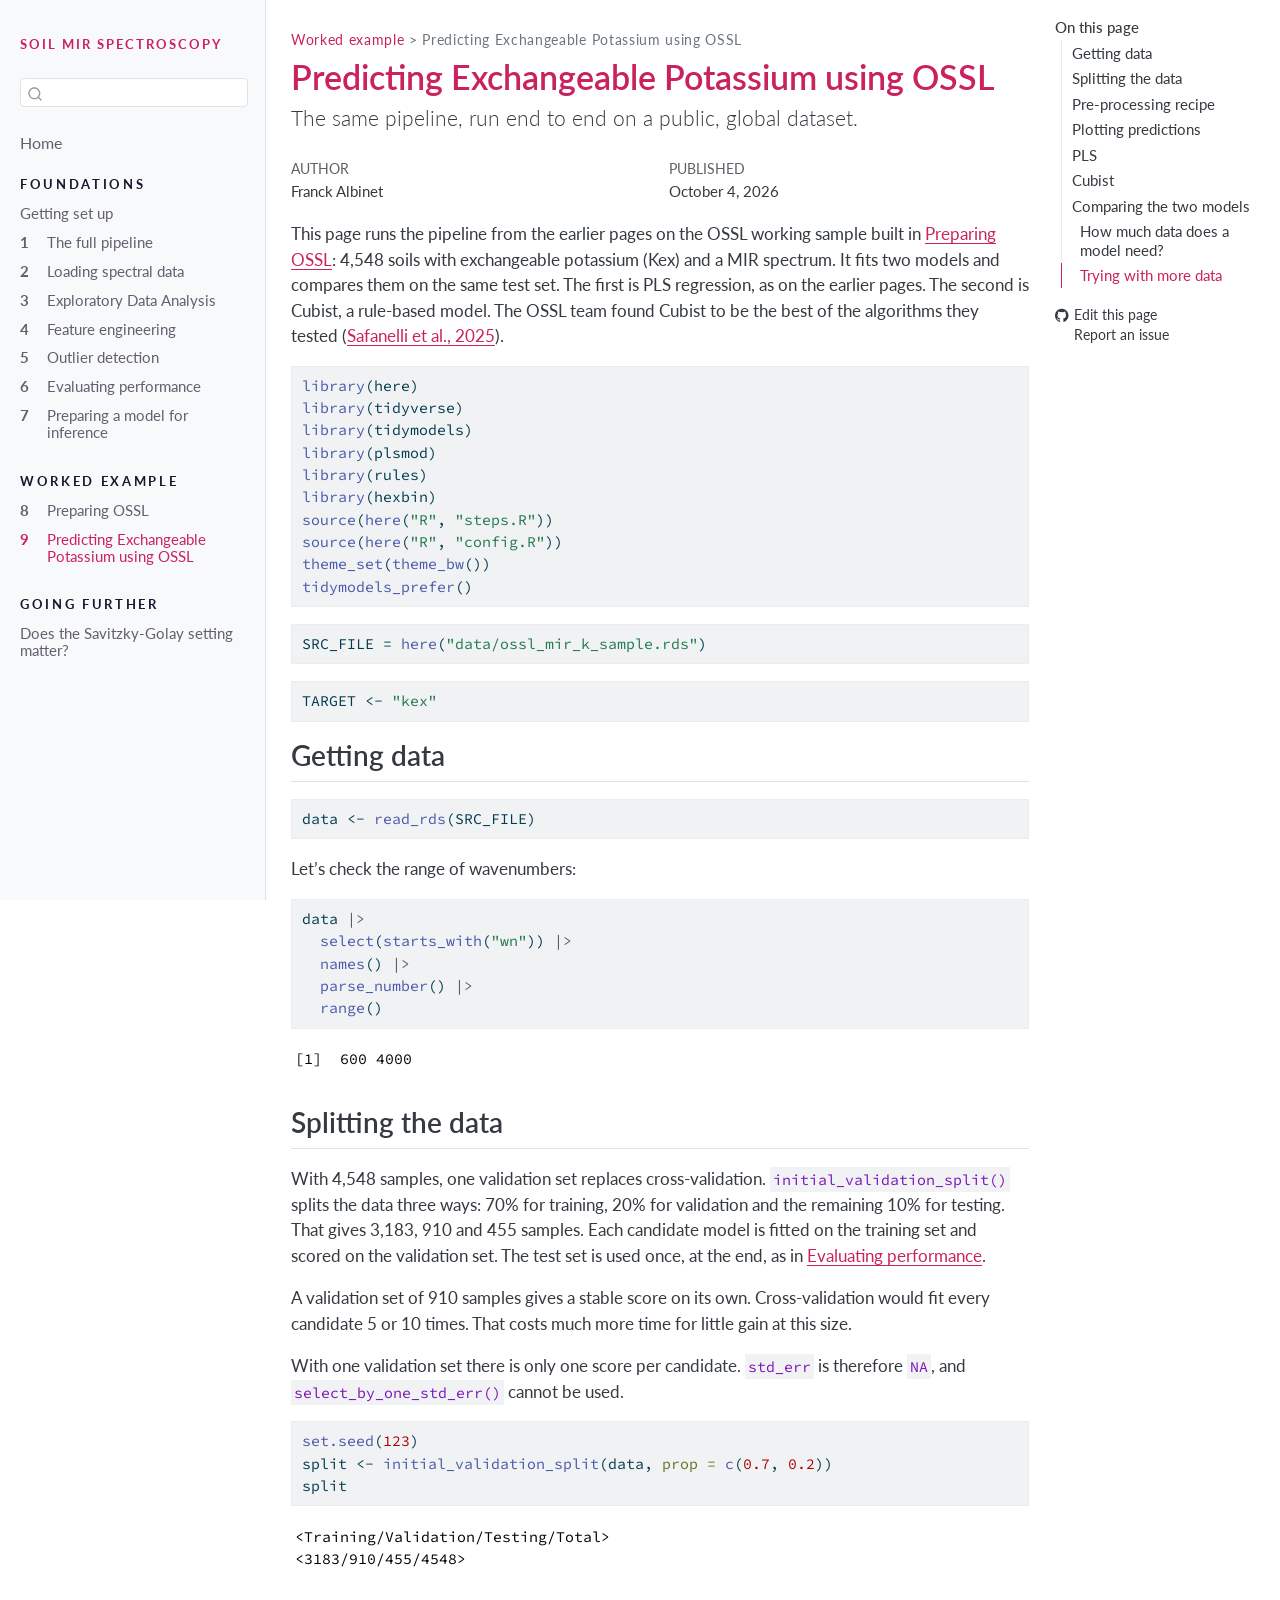
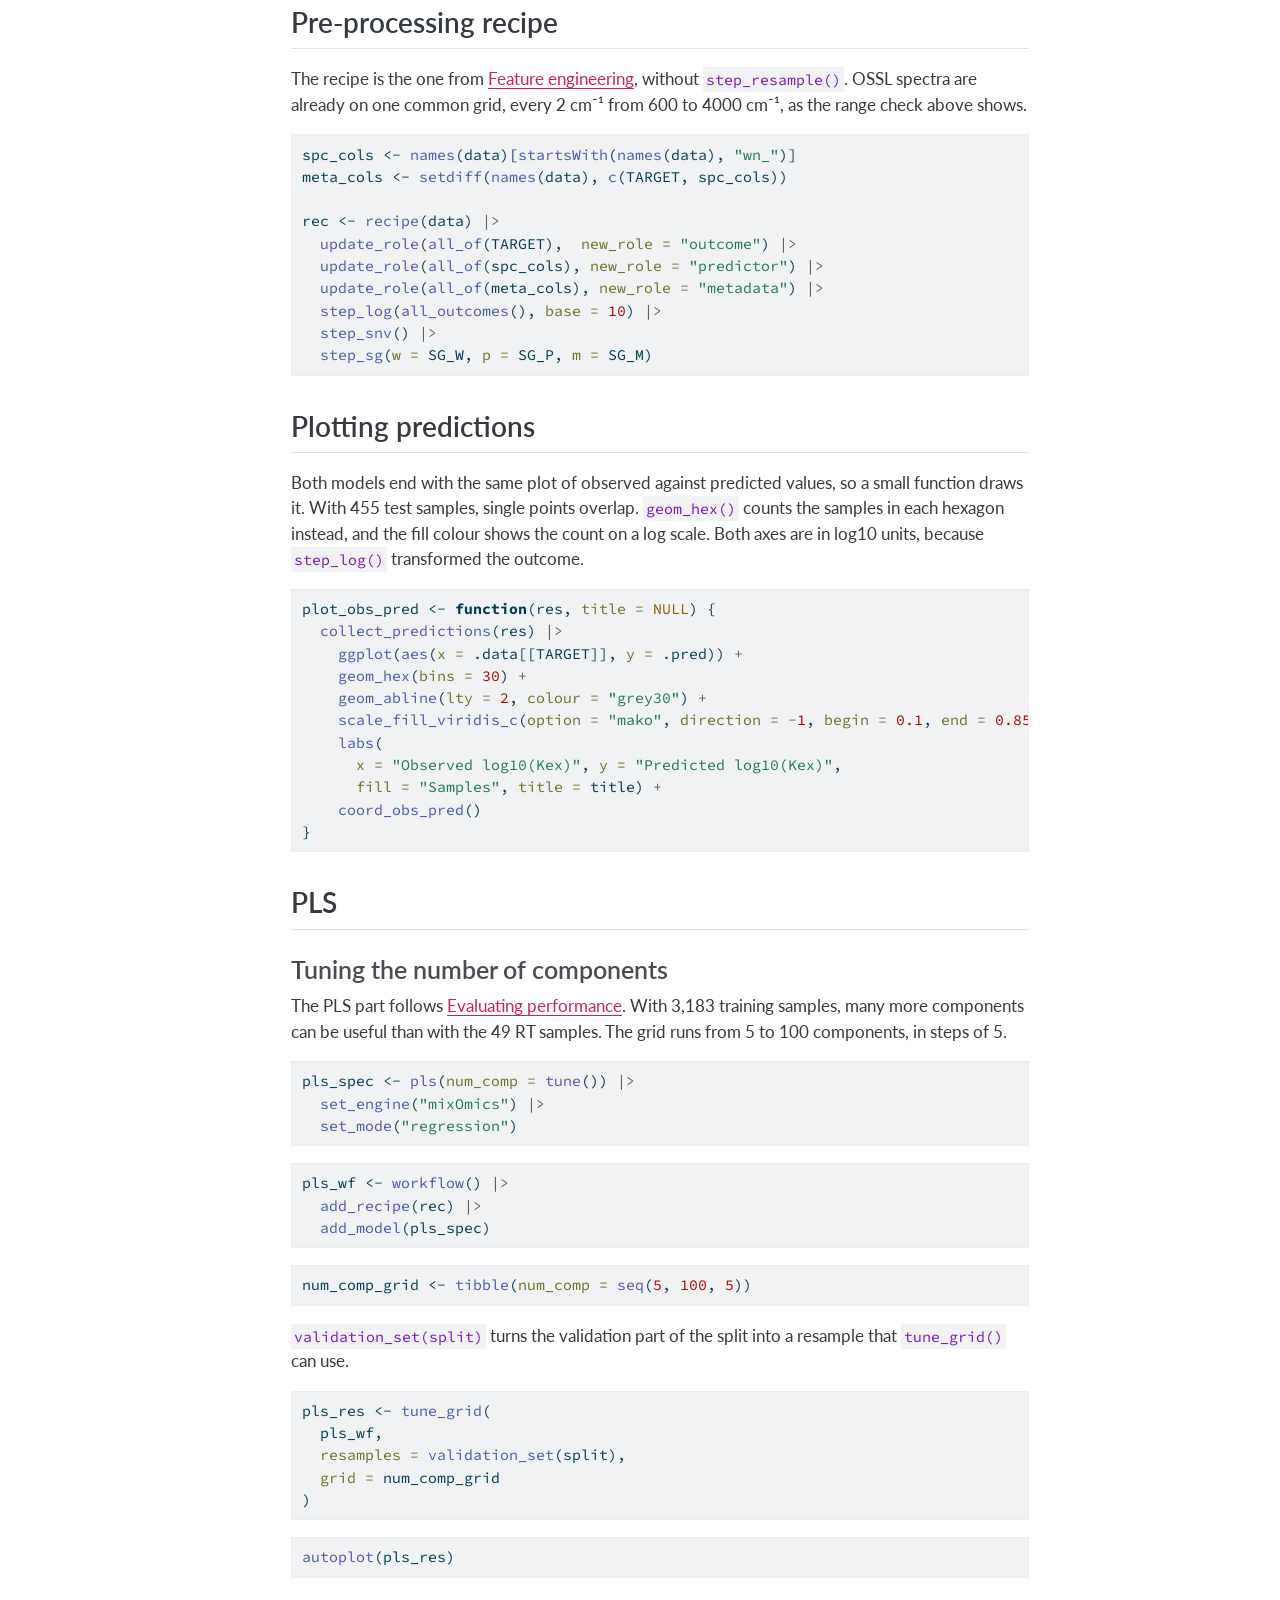
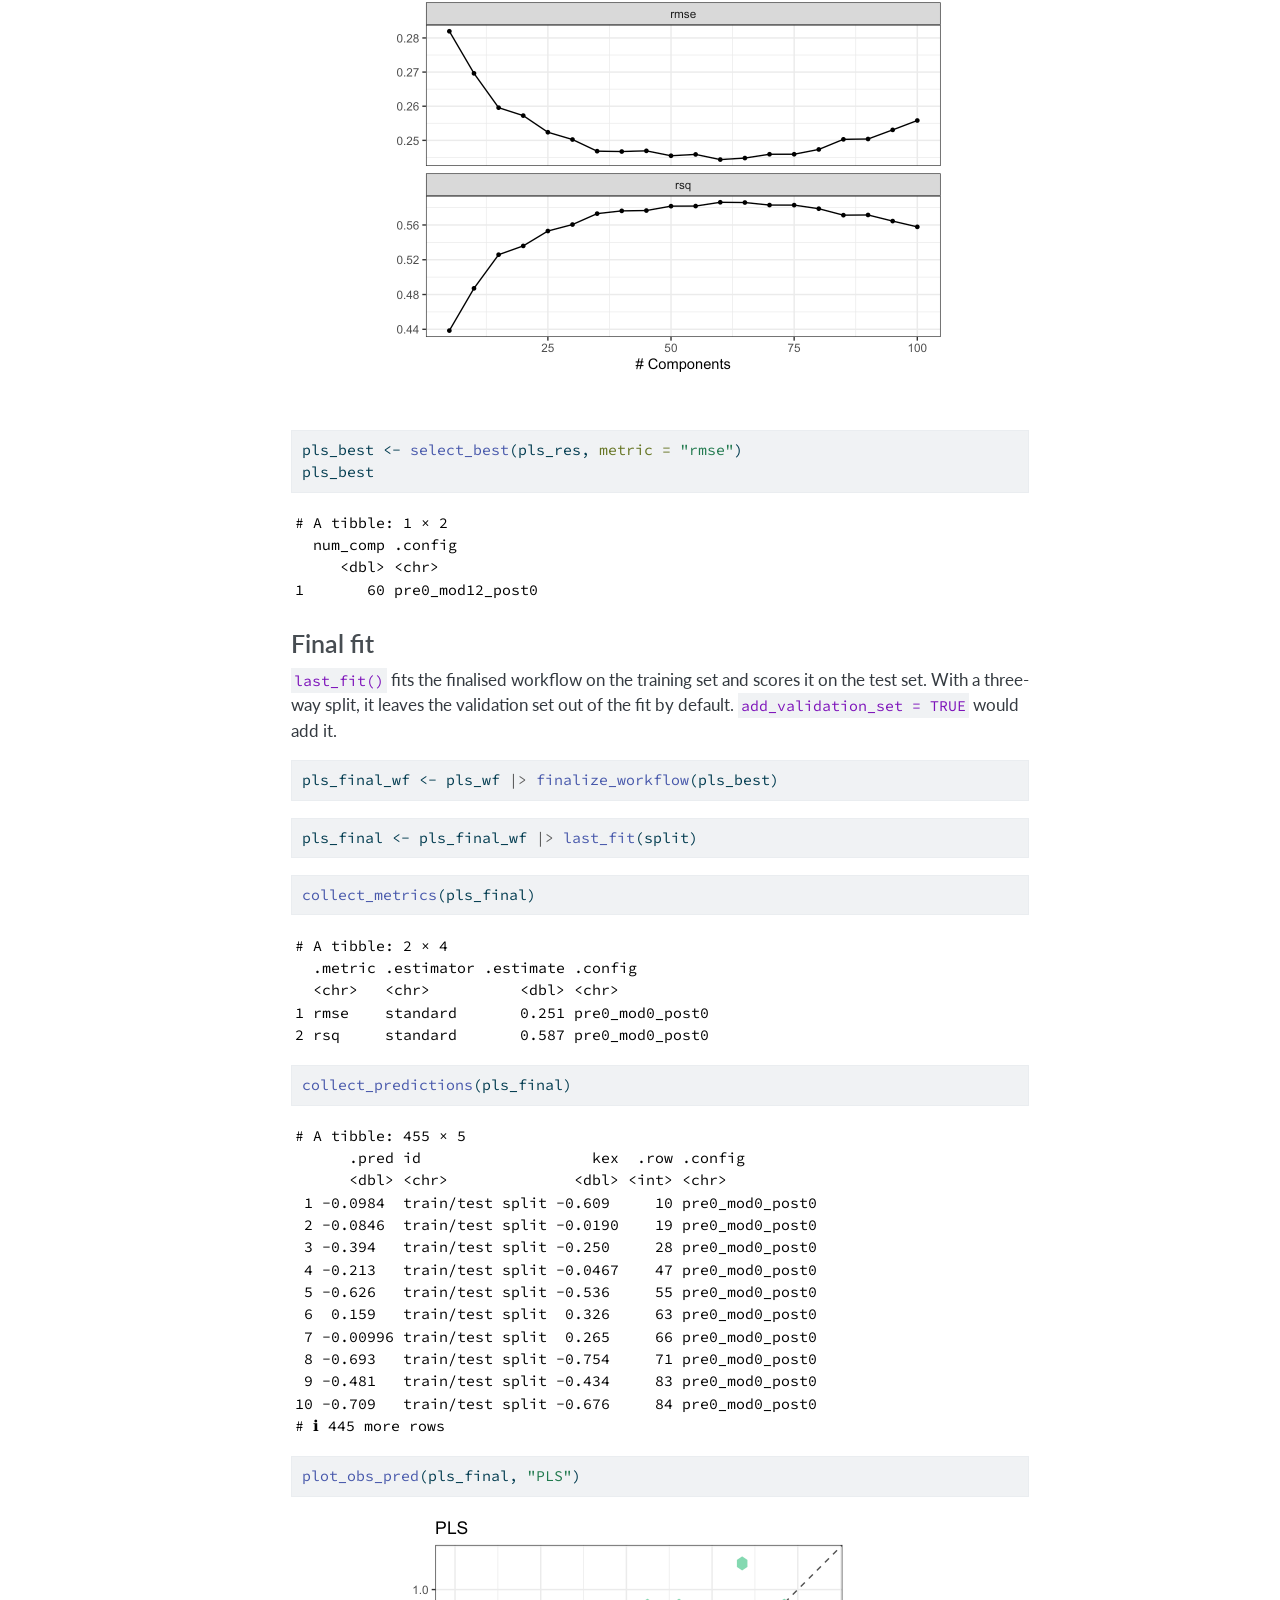
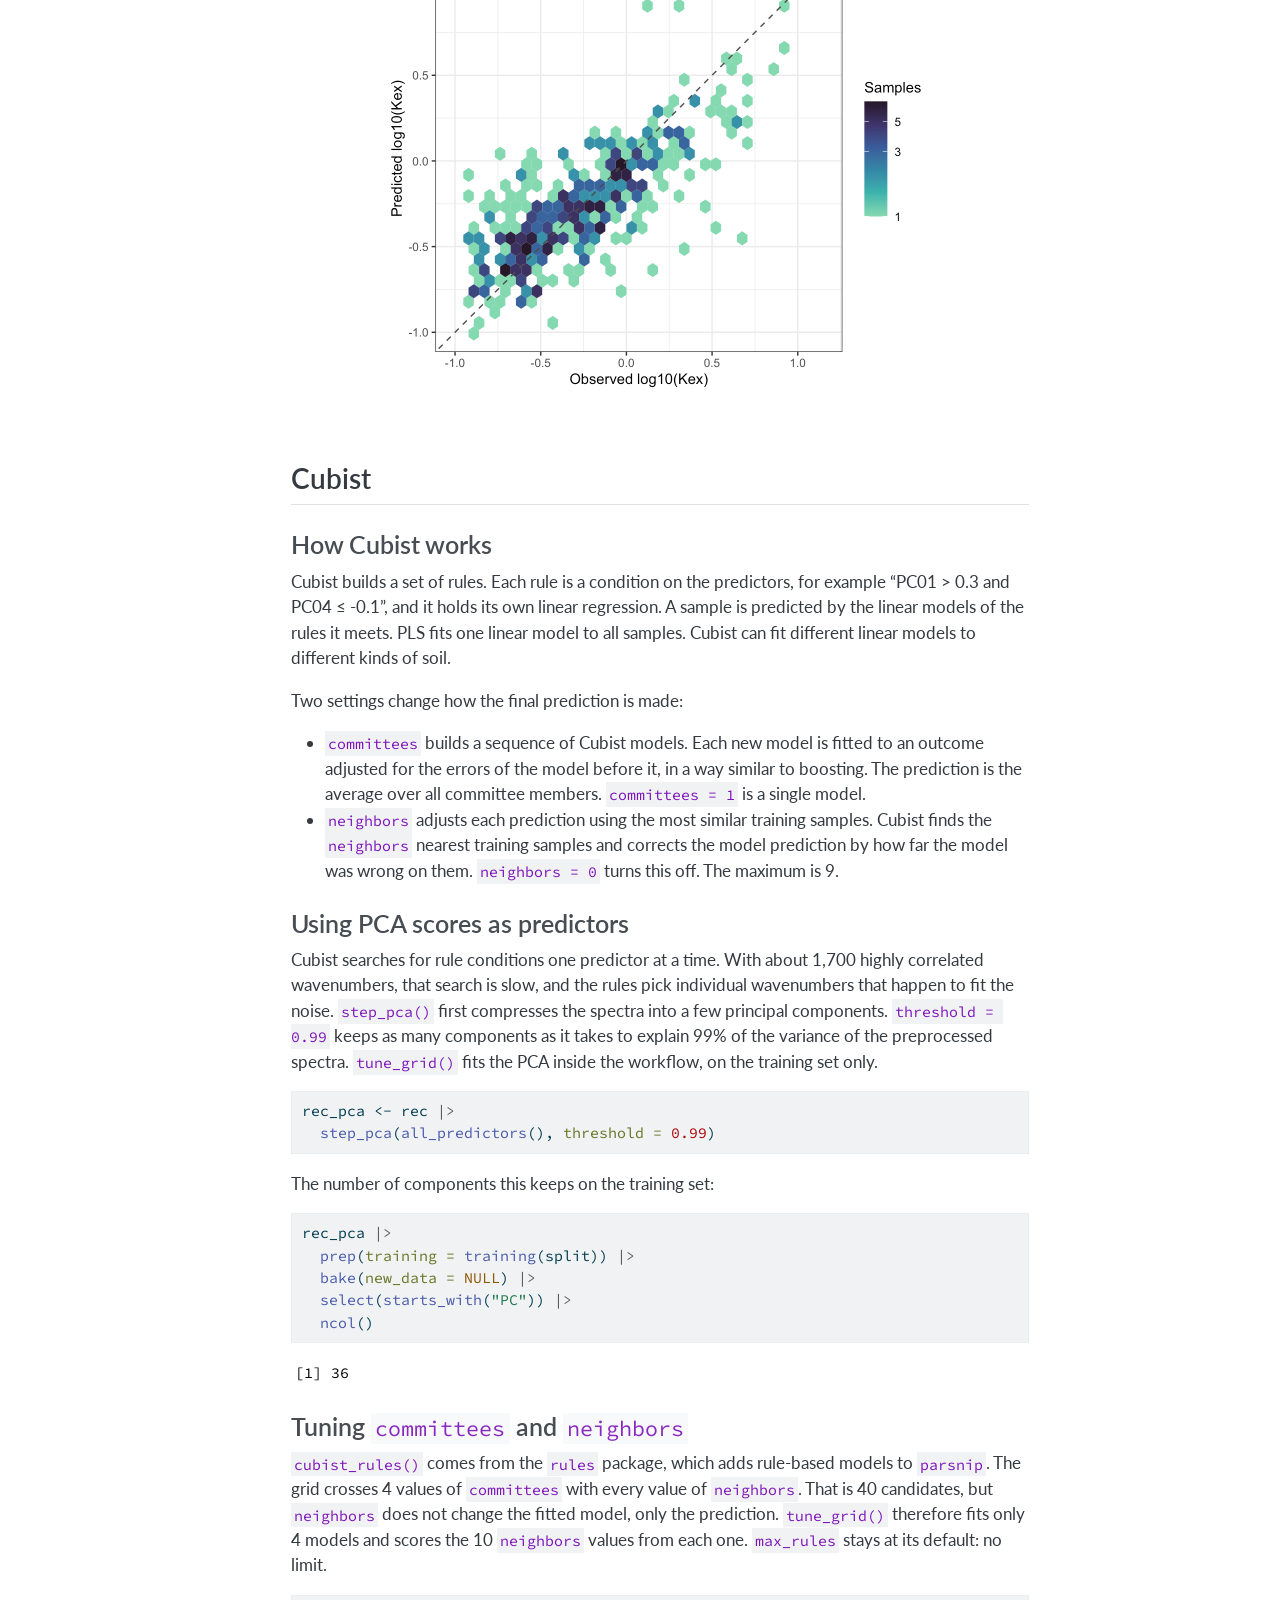
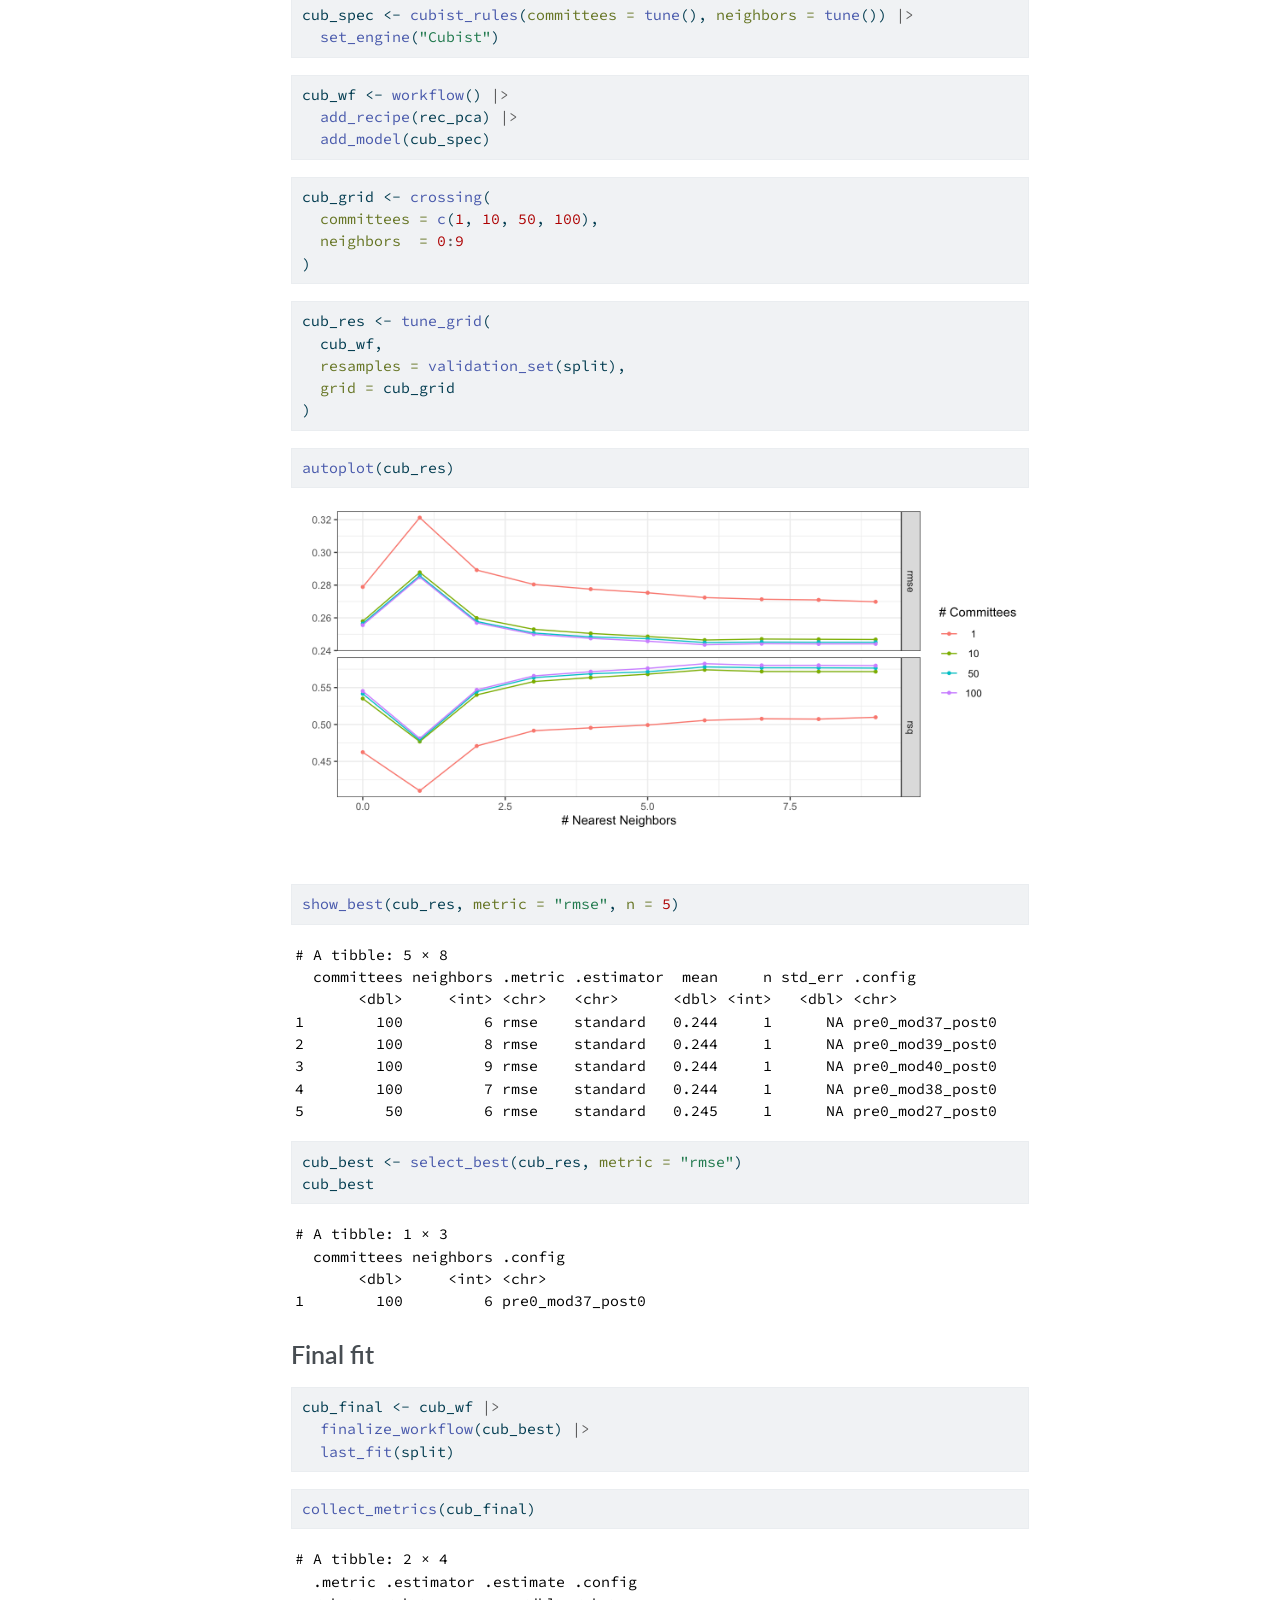
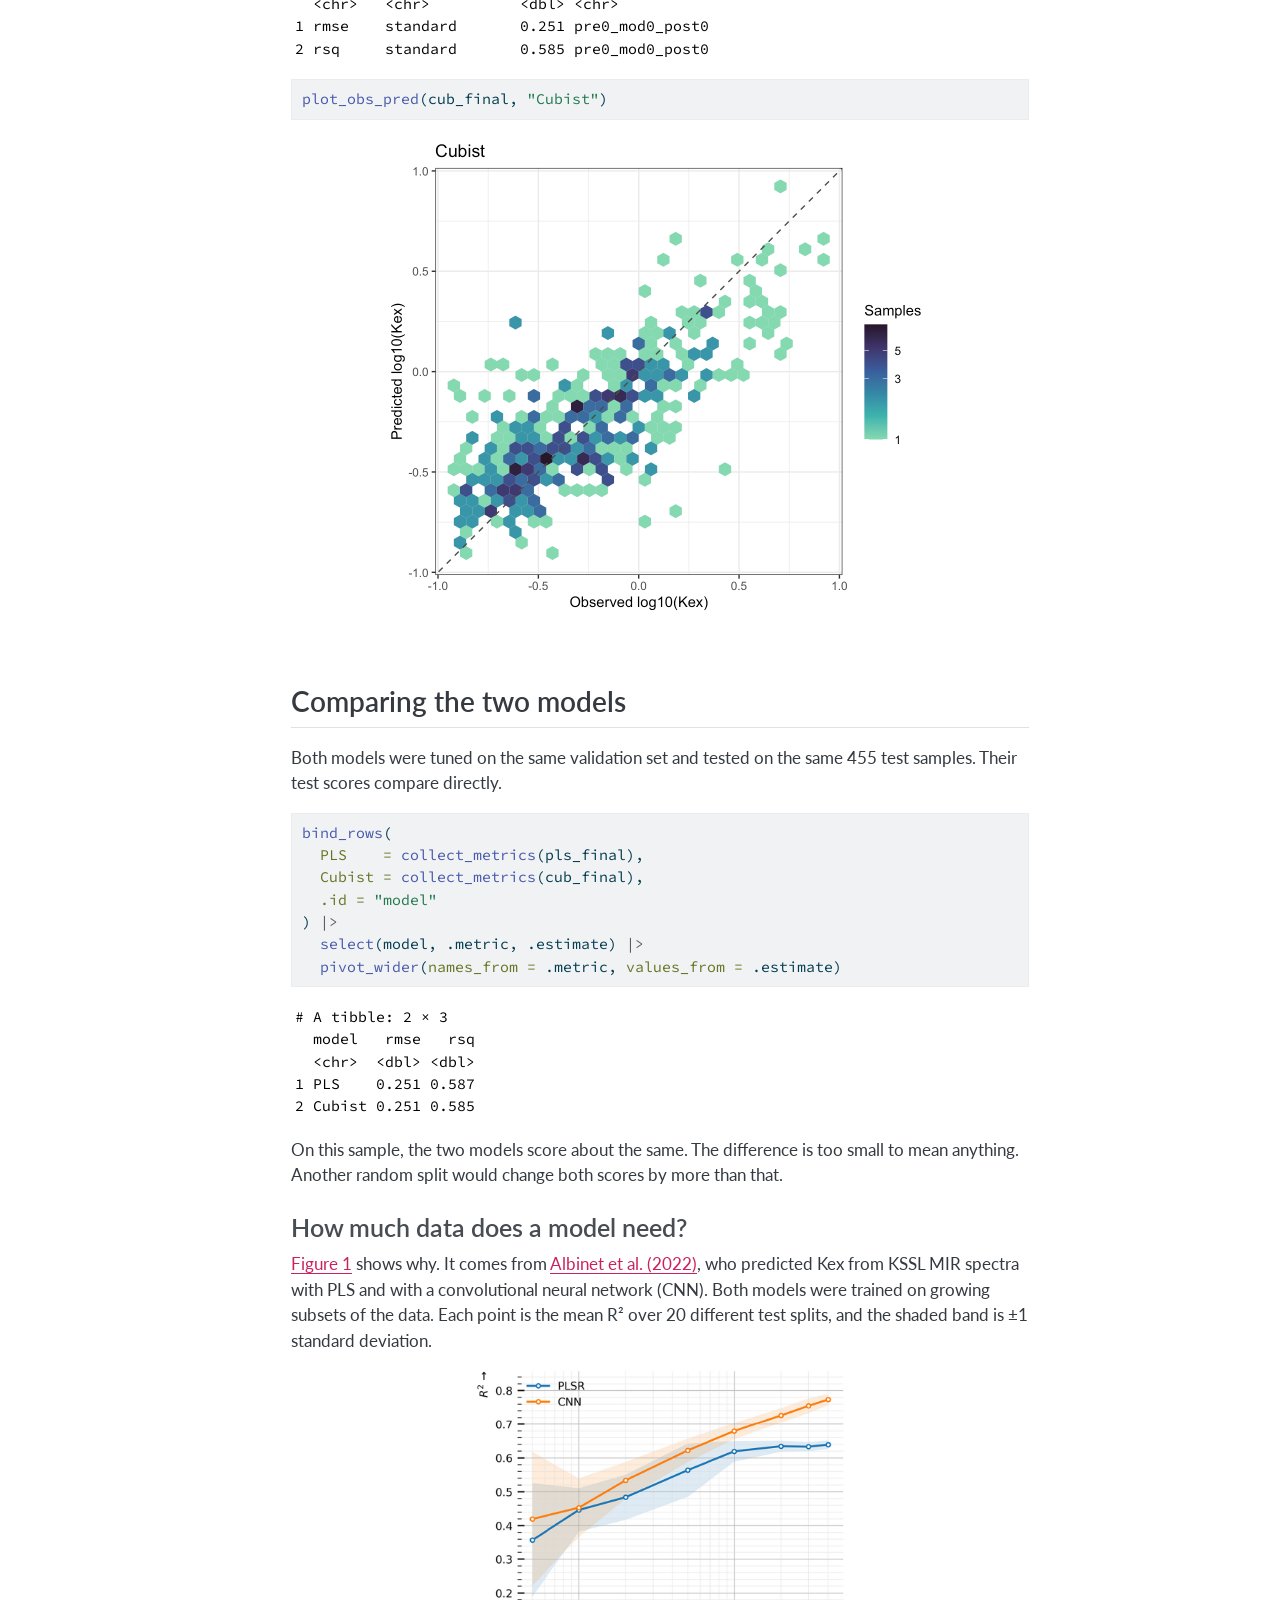
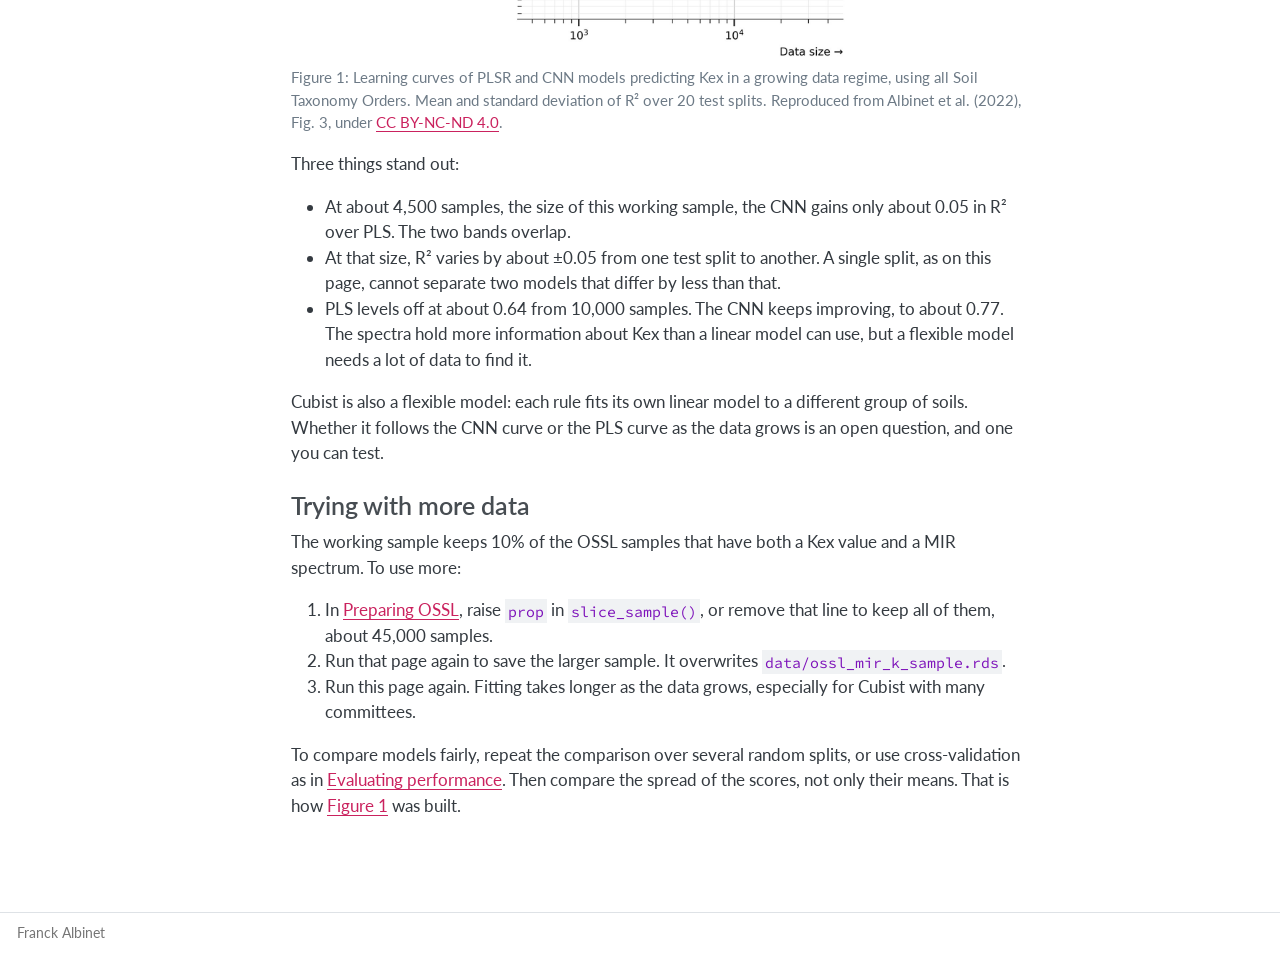
<file: 9-kex-ossl-pipeline.html>
<!DOCTYPE html>
<html xmlns="http://www.w3.org/1999/xhtml" lang="en" xml:lang="en"><head>

<meta charset="utf-8">
<meta name="generator" content="quarto-1.9.37">

<meta name="viewport" content="width=device-width, initial-scale=1.0, user-scalable=yes">

<meta name="author" content="Franck Albinet">
<meta name="dcterms.date" content="2026-10-04">

<title>Predicting Exchangeable Potassium using OSSL – Soil mid-infrared spectroscopy with tidymodels</title>
<style>
/* Default styles provided by pandoc.
** See https://pandoc.org/MANUAL.html#variables-for-html for config info.
*/
code{white-space: pre-wrap;}
span.smallcaps{font-variant: small-caps;}
div.columns{display: flex; gap: min(4vw, 1.5em);}
div.column{flex: auto; overflow-x: auto;}
div.hanging-indent{margin-left: 1.5em; text-indent: -1.5em;}
ul.task-list{list-style: none;}
ul.task-list li input[type="checkbox"] {
  width: 0.8em;
  margin: 0 0.8em 0.2em -1em; /* quarto-specific, see https://github.com/quarto-dev/quarto-cli/issues/4556 */ 
  vertical-align: middle;
}
/* CSS for syntax highlighting */
html { -webkit-text-size-adjust: 100%; }
pre > code.sourceCode { white-space: pre; position: relative; }
pre > code.sourceCode > span { display: inline-block; line-height: 1.25; }
pre > code.sourceCode > span:empty { height: 1.2em; }
.sourceCode { overflow: visible; }
code.sourceCode > span { color: inherit; text-decoration: inherit; }
div.sourceCode { margin: 1em 0; }
pre.sourceCode { margin: 0; }
@media screen {
div.sourceCode { overflow: auto; }
}
@media print {
pre > code.sourceCode { white-space: pre-wrap; }
pre > code.sourceCode > span { text-indent: -5em; padding-left: 5em; }
}
pre.numberSource code
  { counter-reset: source-line 0; }
pre.numberSource code > span
  { position: relative; left: -4em; counter-increment: source-line; }
pre.numberSource code > span > a:first-child::before
  { content: counter(source-line);
    position: relative; left: -1em; text-align: right; vertical-align: baseline;
    border: none; display: inline-block;
    -webkit-touch-callout: none; -webkit-user-select: none;
    -khtml-user-select: none; -moz-user-select: none;
    -ms-user-select: none; user-select: none;
    padding: 0 4px; width: 4em;
  }
pre.numberSource { margin-left: 3em;  padding-left: 4px; }
div.sourceCode
  {   }
@media screen {
pre > code.sourceCode > span > a:first-child::before { text-decoration: underline; }
}
</style>


<script src="site_libs/quarto-nav/quarto-nav.js"></script>
<script src="site_libs/quarto-nav/headroom.min.js"></script>
<script src="site_libs/clipboard/clipboard.min.js"></script>
<script src="site_libs/quarto-search/autocomplete.umd.js"></script>
<script src="site_libs/quarto-search/fuse.min.js"></script>
<script src="site_libs/quarto-search/quarto-search.js"></script>
<meta name="quarto:offset" content="./">
<script src="site_libs/quarto-html/quarto.js" type="module"></script>
<script src="site_libs/quarto-html/tabsets/tabsets.js" type="module"></script>
<script src="site_libs/quarto-html/popper.min.js"></script>
<script src="site_libs/quarto-html/tippy.umd.min.js"></script>
<script src="site_libs/quarto-html/anchor.min.js"></script>
<link href="site_libs/quarto-html/tippy.css" rel="stylesheet">
<link href="site_libs/quarto-html/quarto-syntax-highlighting-a9c94084e156453ce75ecc8ff7b2041c.css" rel="stylesheet" id="quarto-text-highlighting-styles">
<script src="site_libs/bootstrap/bootstrap.min.js"></script>
<link href="site_libs/bootstrap/bootstrap-icons.css" rel="stylesheet">
<link href="site_libs/bootstrap/bootstrap-4c708733c4bd93f9cc044033404bda8f.min.css" rel="stylesheet" append-hash="true" id="quarto-bootstrap" data-mode="light">
<script id="quarto-search-options" type="application/json">{
  "location": "sidebar",
  "copy-button": false,
  "collapse-after": 3,
  "panel-placement": "start",
  "type": "textbox",
  "limit": 50,
  "keyboard-shortcut": [
    "f",
    "/",
    "s"
  ],
  "show-item-context": false,
  "language": {
    "search-no-results-text": "No results",
    "search-matching-documents-text": "matching documents",
    "search-copy-link-title": "Copy link to search",
    "search-hide-matches-text": "Hide additional matches",
    "search-more-match-text": "more match in this document",
    "search-more-matches-text": "more matches in this document",
    "search-clear-button-title": "Clear",
    "search-text-placeholder": "",
    "search-detached-cancel-button-title": "Cancel",
    "search-submit-button-title": "Submit",
    "search-label": "Search"
  }
}</script>
<link rel="preconnect" href="https://fonts.googleapis.com">
<link rel="preconnect" href="https://fonts.gstatic.com" crossorigin="">
<link href="https://fonts.googleapis.com/css2?family=Lato:ital,wght@0,300;0,400;0,700;0,900;1,400&amp;family=Source+Code+Pro&amp;display=swap" rel="stylesheet">


</head>

<body class="nav-sidebar docked quarto-light">

<div id="quarto-search-results"></div>
  <header id="quarto-header" class="headroom fixed-top">
  <nav class="quarto-secondary-nav">
    <div class="container-fluid d-flex">
      <button type="button" class="quarto-btn-toggle btn" data-bs-toggle="collapse" role="button" data-bs-target=".quarto-sidebar-collapse-item" aria-controls="quarto-sidebar" aria-expanded="false" aria-label="Toggle sidebar navigation" onclick="if (window.quartoToggleHeadroom) { window.quartoToggleHeadroom(); }">
        <i class="bi bi-layout-text-sidebar-reverse"></i>
      </button>
        <nav class="quarto-page-breadcrumbs" aria-label="breadcrumb"><ol class="breadcrumb"><li class="breadcrumb-item"><a href="./8-preparing-ossl.html">Worked example</a></li><li class="breadcrumb-item"><a href="./9-kex-ossl-pipeline.html">Predicting Exchangeable Potassium using OSSL</a></li></ol></nav>
        <a class="flex-grow-1" role="navigation" data-bs-toggle="collapse" data-bs-target=".quarto-sidebar-collapse-item" aria-controls="quarto-sidebar" aria-expanded="false" aria-label="Toggle sidebar navigation" onclick="if (window.quartoToggleHeadroom) { window.quartoToggleHeadroom(); }">      
        </a>
      <button type="button" class="btn quarto-search-button" aria-label="Search" onclick="window.quartoOpenSearch();">
        <i class="bi bi-search"></i>
      </button>
    </div>
  </nav>
</header>
<!-- content -->
<div id="quarto-content" class="quarto-container page-columns page-rows-contents page-layout-article">
<!-- sidebar -->
  <nav id="quarto-sidebar" class="sidebar collapse collapse-horizontal quarto-sidebar-collapse-item sidebar-navigation docked overflow-auto">
    <div class="pt-lg-2 mt-2 text-left sidebar-header">
    <div class="sidebar-title mb-0 py-0">
      <a href="./">SOIl MIR SPECTROSCOPY</a> 
    </div>
      </div>
        <div class="mt-2 flex-shrink-0 align-items-center">
        <div class="sidebar-search">
        <div id="quarto-search" class="" title="Search"></div>
        </div>
        </div>
    <div class="sidebar-menu-container"> 
    <ul class="list-unstyled mt-1">
        <li class="sidebar-item">
  <div class="sidebar-item-container"> 
  <a href="./index.html" class="sidebar-item-text sidebar-link">
 <span class="menu-text">Home</span></a>
  </div>
</li>
        <li class="sidebar-item sidebar-item-section">
      <div class="sidebar-item-container"> 
            <a class="sidebar-item-text sidebar-link text-start" data-bs-toggle="collapse" data-bs-target="#quarto-sidebar-section-1" role="navigation" aria-expanded="true">
 <span class="menu-text">Foundations</span></a>
          <a class="sidebar-item-toggle text-start" data-bs-toggle="collapse" data-bs-target="#quarto-sidebar-section-1" role="navigation" aria-expanded="true" aria-label="Toggle section">
            <i class="bi bi-chevron-right ms-2"></i>
          </a> 
      </div>
      <ul id="quarto-sidebar-section-1" class="collapse list-unstyled sidebar-section depth1 show">  
          <li class="sidebar-item">
  <div class="sidebar-item-container"> 
  <a href="./0-getting-setup.html" class="sidebar-item-text sidebar-link">
 <span class="menu-text">Getting set up</span></a>
  </div>
</li>
          <li class="sidebar-item">
  <div class="sidebar-item-container"> 
  <a href="./1-full-pipeline.html" class="sidebar-item-text sidebar-link">
 <span class="menu-text">The full pipeline</span></a>
  </div>
</li>
          <li class="sidebar-item">
  <div class="sidebar-item-container"> 
  <a href="./2-loading-data.html" class="sidebar-item-text sidebar-link">
 <span class="menu-text">Loading spectral data</span></a>
  </div>
</li>
          <li class="sidebar-item">
  <div class="sidebar-item-container"> 
  <a href="./3-eda.html" class="sidebar-item-text sidebar-link">
 <span class="menu-text">Exploratory Data Analysis</span></a>
  </div>
</li>
          <li class="sidebar-item">
  <div class="sidebar-item-container"> 
  <a href="./4-feature-engineering.html" class="sidebar-item-text sidebar-link">
 <span class="menu-text">Feature engineering</span></a>
  </div>
</li>
          <li class="sidebar-item">
  <div class="sidebar-item-container"> 
  <a href="./5-outlier-detection.html" class="sidebar-item-text sidebar-link">
 <span class="menu-text">Outlier detection</span></a>
  </div>
</li>
          <li class="sidebar-item">
  <div class="sidebar-item-container"> 
  <a href="./6-evaluating-performance.html" class="sidebar-item-text sidebar-link">
 <span class="menu-text">Evaluating performance</span></a>
  </div>
</li>
          <li class="sidebar-item">
  <div class="sidebar-item-container"> 
  <a href="./7-preparing-for-inference.html" class="sidebar-item-text sidebar-link">
 <span class="menu-text">Preparing a model for inference</span></a>
  </div>
</li>
      </ul>
  </li>
        <li class="sidebar-item sidebar-item-section">
      <div class="sidebar-item-container"> 
            <a class="sidebar-item-text sidebar-link text-start" data-bs-toggle="collapse" data-bs-target="#quarto-sidebar-section-2" role="navigation" aria-expanded="true">
 <span class="menu-text">Worked example</span></a>
          <a class="sidebar-item-toggle text-start" data-bs-toggle="collapse" data-bs-target="#quarto-sidebar-section-2" role="navigation" aria-expanded="true" aria-label="Toggle section">
            <i class="bi bi-chevron-right ms-2"></i>
          </a> 
      </div>
      <ul id="quarto-sidebar-section-2" class="collapse list-unstyled sidebar-section depth1 show">  
          <li class="sidebar-item">
  <div class="sidebar-item-container"> 
  <a href="./8-preparing-ossl.html" class="sidebar-item-text sidebar-link">
 <span class="menu-text">Preparing OSSL</span></a>
  </div>
</li>
          <li class="sidebar-item">
  <div class="sidebar-item-container"> 
  <a href="./9-kex-ossl-pipeline.html" class="sidebar-item-text sidebar-link active">
 <span class="menu-text">Predicting Exchangeable Potassium using OSSL</span></a>
  </div>
</li>
      </ul>
  </li>
        <li class="sidebar-item sidebar-item-section">
      <div class="sidebar-item-container"> 
            <a class="sidebar-item-text sidebar-link text-start" data-bs-toggle="collapse" data-bs-target="#quarto-sidebar-section-3" role="navigation" aria-expanded="true">
 <span class="menu-text">Going further</span></a>
          <a class="sidebar-item-toggle text-start" data-bs-toggle="collapse" data-bs-target="#quarto-sidebar-section-3" role="navigation" aria-expanded="true" aria-label="Toggle section">
            <i class="bi bi-chevron-right ms-2"></i>
          </a> 
      </div>
      <ul id="quarto-sidebar-section-3" class="collapse list-unstyled sidebar-section depth1 show">  
          <li class="sidebar-item">
  <div class="sidebar-item-container"> 
  <a href="./howto/tuning-savitzky-golay.html" class="sidebar-item-text sidebar-link">
 <span class="menu-text">Does the Savitzky-Golay setting matter?</span></a>
  </div>
</li>
      </ul>
  </li>
    </ul>
    </div>
</nav>
<div id="quarto-sidebar-glass" class="quarto-sidebar-collapse-item" data-bs-toggle="collapse" data-bs-target=".quarto-sidebar-collapse-item"></div>
<!-- margin-sidebar -->
    <div id="quarto-margin-sidebar" class="sidebar margin-sidebar">
        <nav id="TOC" role="doc-toc" class="toc-active">
    <h2 id="toc-title">On this page</h2>
   
  <ul>
  <li><a href="#getting-data" id="toc-getting-data" class="nav-link active" data-scroll-target="#getting-data">Getting data</a></li>
  <li><a href="#splitting-the-data" id="toc-splitting-the-data" class="nav-link" data-scroll-target="#splitting-the-data">Splitting the data</a></li>
  <li><a href="#pre-processing-recipe" id="toc-pre-processing-recipe" class="nav-link" data-scroll-target="#pre-processing-recipe">Pre-processing recipe</a></li>
  <li><a href="#plotting-predictions" id="toc-plotting-predictions" class="nav-link" data-scroll-target="#plotting-predictions">Plotting predictions</a></li>
  <li><a href="#pls" id="toc-pls" class="nav-link" data-scroll-target="#pls">PLS</a>
  <ul class="collapse">
  <li><a href="#tuning-the-number-of-components" id="toc-tuning-the-number-of-components" class="nav-link" data-scroll-target="#tuning-the-number-of-components">Tuning the number of components</a></li>
  <li><a href="#final-fit" id="toc-final-fit" class="nav-link" data-scroll-target="#final-fit">Final fit</a></li>
  </ul></li>
  <li><a href="#cubist" id="toc-cubist" class="nav-link" data-scroll-target="#cubist">Cubist</a>
  <ul class="collapse">
  <li><a href="#how-cubist-works" id="toc-how-cubist-works" class="nav-link" data-scroll-target="#how-cubist-works">How Cubist works</a></li>
  <li><a href="#using-pca-scores-as-predictors" id="toc-using-pca-scores-as-predictors" class="nav-link" data-scroll-target="#using-pca-scores-as-predictors">Using PCA scores as predictors</a></li>
  <li><a href="#tuning-committees-and-neighbors" id="toc-tuning-committees-and-neighbors" class="nav-link" data-scroll-target="#tuning-committees-and-neighbors">Tuning <code>committees</code> and <code>neighbors</code></a></li>
  <li><a href="#final-fit-1" id="toc-final-fit-1" class="nav-link" data-scroll-target="#final-fit-1">Final fit</a></li>
  </ul></li>
  <li><a href="#comparing-the-two-models" id="toc-comparing-the-two-models" class="nav-link" data-scroll-target="#comparing-the-two-models">Comparing the two models</a>
  <ul class="collapse">
  <li><a href="#how-much-data-does-a-model-need" id="toc-how-much-data-does-a-model-need" class="nav-link" data-scroll-target="#how-much-data-does-a-model-need">How much data does a model need?</a></li>
  <li><a href="#trying-with-more-data" id="toc-trying-with-more-data" class="nav-link" data-scroll-target="#trying-with-more-data">Trying with more data</a></li>
  </ul></li>
  </ul>
<div class="toc-actions"><ul><li><a href="https://github.com/franckalbinet/tidy-mirs/edit/main/9-kex-ossl-pipeline.qmd" class="toc-action"><i class="bi bi-github"></i>Edit this page</a></li><li><a href="https://github.com/franckalbinet/tidy-mirs/issues/new" class="toc-action"><i class="bi empty"></i>Report an issue</a></li></ul></div></nav>
    </div>
<!-- main -->
<main class="content" id="quarto-document-content">

<header id="title-block-header" class="quarto-title-block default"><nav class="quarto-page-breadcrumbs quarto-title-breadcrumbs d-none d-lg-block" aria-label="breadcrumb"><ol class="breadcrumb"><li class="breadcrumb-item"><a href="./8-preparing-ossl.html">Worked example</a></li><li class="breadcrumb-item"><a href="./9-kex-ossl-pipeline.html">Predicting Exchangeable Potassium using OSSL</a></li></ol></nav>
<div class="quarto-title">
<h1 class="title">Predicting Exchangeable Potassium using OSSL</h1>
<p class="subtitle lead">The same pipeline, run end to end on a public, global dataset.</p>
</div>



<div class="quarto-title-meta">

    <div>
    <div class="quarto-title-meta-heading">Author</div>
    <div class="quarto-title-meta-contents">
             <p>Franck Albinet </p>
          </div>
  </div>
    
    <div>
    <div class="quarto-title-meta-heading">Published</div>
    <div class="quarto-title-meta-contents">
      <p class="date">October 4, 2026</p>
    </div>
  </div>
  
    
  </div>
  


</header>


<p>This page runs the pipeline from the earlier pages on the OSSL working sample built in <a href="./8-preparing-ossl.html">Preparing OSSL</a>: 4,548 soils with exchangeable potassium (Kex) and a MIR spectrum. It fits two models and compares them on the same test set. The first is PLS regression, as on the earlier pages. The second is Cubist, a rule-based model. The OSSL team found Cubist to be the best of the algorithms they tested (<a href="https://doi.org/10.1371/journal.pone.0296545">Safanelli et al., 2025</a>).</p>
<div class="cell" data-layout-align="center">
<div class="code-copy-outer-scaffold"><div class="sourceCode cell-code" id="cb1"><pre class="sourceCode r code-with-copy"><code class="sourceCode r"><span id="cb1-1"><a href="#cb1-1" aria-hidden="true" tabindex="-1"></a><span class="fu">library</span>(here)</span>
<span id="cb1-2"><a href="#cb1-2" aria-hidden="true" tabindex="-1"></a><span class="fu">library</span>(tidyverse)</span>
<span id="cb1-3"><a href="#cb1-3" aria-hidden="true" tabindex="-1"></a><span class="fu">library</span>(tidymodels)</span>
<span id="cb1-4"><a href="#cb1-4" aria-hidden="true" tabindex="-1"></a><span class="fu">library</span>(plsmod)</span>
<span id="cb1-5"><a href="#cb1-5" aria-hidden="true" tabindex="-1"></a><span class="fu">library</span>(rules)</span>
<span id="cb1-6"><a href="#cb1-6" aria-hidden="true" tabindex="-1"></a><span class="fu">library</span>(hexbin)</span>
<span id="cb1-7"><a href="#cb1-7" aria-hidden="true" tabindex="-1"></a><span class="fu">source</span>(<span class="fu">here</span>(<span class="st">"R"</span>, <span class="st">"steps.R"</span>))</span>
<span id="cb1-8"><a href="#cb1-8" aria-hidden="true" tabindex="-1"></a><span class="fu">source</span>(<span class="fu">here</span>(<span class="st">"R"</span>, <span class="st">"config.R"</span>))</span>
<span id="cb1-9"><a href="#cb1-9" aria-hidden="true" tabindex="-1"></a><span class="fu">theme_set</span>(<span class="fu">theme_bw</span>())</span>
<span id="cb1-10"><a href="#cb1-10" aria-hidden="true" tabindex="-1"></a><span class="fu">tidymodels_prefer</span>()</span></code></pre></div><button title="Copy to Clipboard" class="code-copy-button"><i class="bi"></i></button></div>
</div>
<div class="cell" data-layout-align="center">
<div class="code-copy-outer-scaffold"><div class="sourceCode cell-code" id="cb2"><pre class="sourceCode r code-with-copy"><code class="sourceCode r"><span id="cb2-1"><a href="#cb2-1" aria-hidden="true" tabindex="-1"></a>SRC_FILE <span class="ot">=</span> <span class="fu">here</span>(<span class="st">"data/ossl_mir_k_sample.rds"</span>)</span></code></pre></div><button title="Copy to Clipboard" class="code-copy-button"><i class="bi"></i></button></div>
</div>
<div class="cell" data-layout-align="center">
<div class="code-copy-outer-scaffold"><div class="sourceCode cell-code" id="cb3"><pre class="sourceCode r code-with-copy"><code class="sourceCode r"><span id="cb3-1"><a href="#cb3-1" aria-hidden="true" tabindex="-1"></a>TARGET <span class="ot">&lt;-</span> <span class="st">"kex"</span></span></code></pre></div><button title="Copy to Clipboard" class="code-copy-button"><i class="bi"></i></button></div>
</div>
<section id="getting-data" class="level2">
<h2 class="anchored" data-anchor-id="getting-data">Getting data</h2>
<div class="cell" data-layout-align="center">
<div class="code-copy-outer-scaffold"><div class="sourceCode cell-code" id="cb4"><pre class="sourceCode r code-with-copy"><code class="sourceCode r"><span id="cb4-1"><a href="#cb4-1" aria-hidden="true" tabindex="-1"></a>data <span class="ot">&lt;-</span> <span class="fu">read_rds</span>(SRC_FILE)</span></code></pre></div><button title="Copy to Clipboard" class="code-copy-button"><i class="bi"></i></button></div>
</div>
<p>Let’s check the range of wavenumbers:</p>
<div class="cell" data-layout-align="center">
<div class="code-copy-outer-scaffold"><div class="sourceCode cell-code" id="cb5"><pre class="sourceCode r code-with-copy"><code class="sourceCode r"><span id="cb5-1"><a href="#cb5-1" aria-hidden="true" tabindex="-1"></a>data <span class="sc">|&gt;</span> </span>
<span id="cb5-2"><a href="#cb5-2" aria-hidden="true" tabindex="-1"></a>  <span class="fu">select</span>(<span class="fu">starts_with</span>(<span class="st">"wn"</span>)) <span class="sc">|&gt;</span> </span>
<span id="cb5-3"><a href="#cb5-3" aria-hidden="true" tabindex="-1"></a>  <span class="fu">names</span>() <span class="sc">|&gt;</span> </span>
<span id="cb5-4"><a href="#cb5-4" aria-hidden="true" tabindex="-1"></a>  <span class="fu">parse_number</span>() <span class="sc">|&gt;</span> </span>
<span id="cb5-5"><a href="#cb5-5" aria-hidden="true" tabindex="-1"></a>  <span class="fu">range</span>()</span></code></pre></div><button title="Copy to Clipboard" class="code-copy-button"><i class="bi"></i></button></div>
<div class="cell-output cell-output-stdout">
<pre><code>[1]  600 4000</code></pre>
</div>
</div>
</section>
<section id="splitting-the-data" class="level2">
<h2 class="anchored" data-anchor-id="splitting-the-data">Splitting the data</h2>
<p>With 4,548 samples, one validation set replaces cross-validation. <code>initial_validation_split()</code> splits the data three ways: 70% for training, 20% for validation and the remaining 10% for testing. That gives 3,183, 910 and 455 samples. Each candidate model is fitted on the training set and scored on the validation set. The test set is used once, at the end, as in <a href="./6-evaluating-performance.html">Evaluating performance</a>.</p>
<p>A validation set of 910 samples gives a stable score on its own. Cross-validation would fit every candidate 5 or 10 times. That costs much more time for little gain at this size.</p>
<p>With one validation set there is only one score per candidate. <code>std_err</code> is therefore <code>NA</code>, and <code>select_by_one_std_err()</code> cannot be used.</p>
<div class="cell" data-layout-align="center">
<div class="code-copy-outer-scaffold"><div class="sourceCode cell-code" id="cb7"><pre class="sourceCode r code-with-copy"><code class="sourceCode r"><span id="cb7-1"><a href="#cb7-1" aria-hidden="true" tabindex="-1"></a><span class="fu">set.seed</span>(<span class="dv">123</span>)</span>
<span id="cb7-2"><a href="#cb7-2" aria-hidden="true" tabindex="-1"></a>split <span class="ot">&lt;-</span> <span class="fu">initial_validation_split</span>(data, <span class="at">prop =</span> <span class="fu">c</span>(<span class="fl">0.7</span>, <span class="fl">0.2</span>))</span>
<span id="cb7-3"><a href="#cb7-3" aria-hidden="true" tabindex="-1"></a>split</span></code></pre></div><button title="Copy to Clipboard" class="code-copy-button"><i class="bi"></i></button></div>
<div class="cell-output cell-output-stdout">
<pre><code>&lt;Training/Validation/Testing/Total&gt;
&lt;3183/910/455/4548&gt;</code></pre>
</div>
</div>
</section>
<section id="pre-processing-recipe" class="level2">
<h2 class="anchored" data-anchor-id="pre-processing-recipe">Pre-processing recipe</h2>
<p>The recipe is the one from <a href="./4-feature-engineering.html">Feature engineering</a>, without <code>step_resample()</code>. OSSL spectra are already on one common grid, every 2 cm⁻¹ from 600 to 4000 cm⁻¹, as the range check above shows.</p>
<div class="cell" data-layout-align="center">
<div class="code-copy-outer-scaffold"><div class="sourceCode cell-code" id="cb9"><pre class="sourceCode r code-with-copy"><code class="sourceCode r"><span id="cb9-1"><a href="#cb9-1" aria-hidden="true" tabindex="-1"></a>spc_cols <span class="ot">&lt;-</span> <span class="fu">names</span>(data)[<span class="fu">startsWith</span>(<span class="fu">names</span>(data), <span class="st">"wn_"</span>)]</span>
<span id="cb9-2"><a href="#cb9-2" aria-hidden="true" tabindex="-1"></a>meta_cols <span class="ot">&lt;-</span> <span class="fu">setdiff</span>(<span class="fu">names</span>(data), <span class="fu">c</span>(TARGET, spc_cols))</span>
<span id="cb9-3"><a href="#cb9-3" aria-hidden="true" tabindex="-1"></a></span>
<span id="cb9-4"><a href="#cb9-4" aria-hidden="true" tabindex="-1"></a>rec <span class="ot">&lt;-</span> <span class="fu">recipe</span>(data) <span class="sc">|&gt;</span></span>
<span id="cb9-5"><a href="#cb9-5" aria-hidden="true" tabindex="-1"></a>  <span class="fu">update_role</span>(<span class="fu">all_of</span>(TARGET),  <span class="at">new_role =</span> <span class="st">"outcome"</span>) <span class="sc">|&gt;</span></span>
<span id="cb9-6"><a href="#cb9-6" aria-hidden="true" tabindex="-1"></a>  <span class="fu">update_role</span>(<span class="fu">all_of</span>(spc_cols), <span class="at">new_role =</span> <span class="st">"predictor"</span>) <span class="sc">|&gt;</span></span>
<span id="cb9-7"><a href="#cb9-7" aria-hidden="true" tabindex="-1"></a>  <span class="fu">update_role</span>(<span class="fu">all_of</span>(meta_cols), <span class="at">new_role =</span> <span class="st">"metadata"</span>) <span class="sc">|&gt;</span> </span>
<span id="cb9-8"><a href="#cb9-8" aria-hidden="true" tabindex="-1"></a>  <span class="fu">step_log</span>(<span class="fu">all_outcomes</span>(), <span class="at">base =</span> <span class="dv">10</span>) <span class="sc">|&gt;</span></span>
<span id="cb9-9"><a href="#cb9-9" aria-hidden="true" tabindex="-1"></a>  <span class="fu">step_snv</span>() <span class="sc">|&gt;</span> </span>
<span id="cb9-10"><a href="#cb9-10" aria-hidden="true" tabindex="-1"></a>  <span class="fu">step_sg</span>(<span class="at">w =</span> SG_W, <span class="at">p =</span> SG_P, <span class="at">m =</span> SG_M)</span></code></pre></div><button title="Copy to Clipboard" class="code-copy-button"><i class="bi"></i></button></div>
</div>
</section>
<section id="plotting-predictions" class="level2">
<h2 class="anchored" data-anchor-id="plotting-predictions">Plotting predictions</h2>
<p>Both models end with the same plot of observed against predicted values, so a small function draws it. With 455 test samples, single points overlap. <code>geom_hex()</code> counts the samples in each hexagon instead, and the fill colour shows the count on a log scale. Both axes are in log10 units, because <code>step_log()</code> transformed the outcome.</p>
<div class="cell" data-layout-align="center">
<div class="code-copy-outer-scaffold"><div class="sourceCode cell-code" id="cb10"><pre class="sourceCode r code-with-copy"><code class="sourceCode r"><span id="cb10-1"><a href="#cb10-1" aria-hidden="true" tabindex="-1"></a>plot_obs_pred <span class="ot">&lt;-</span> <span class="cf">function</span>(res, <span class="at">title =</span> <span class="cn">NULL</span>) {</span>
<span id="cb10-2"><a href="#cb10-2" aria-hidden="true" tabindex="-1"></a>  <span class="fu">collect_predictions</span>(res) <span class="sc">|&gt;</span></span>
<span id="cb10-3"><a href="#cb10-3" aria-hidden="true" tabindex="-1"></a>    <span class="fu">ggplot</span>(<span class="fu">aes</span>(<span class="at">x =</span> .data[[TARGET]], <span class="at">y =</span> .pred)) <span class="sc">+</span></span>
<span id="cb10-4"><a href="#cb10-4" aria-hidden="true" tabindex="-1"></a>    <span class="fu">geom_hex</span>(<span class="at">bins =</span> <span class="dv">30</span>) <span class="sc">+</span></span>
<span id="cb10-5"><a href="#cb10-5" aria-hidden="true" tabindex="-1"></a>    <span class="fu">geom_abline</span>(<span class="at">lty =</span> <span class="dv">2</span>, <span class="at">colour =</span> <span class="st">"grey30"</span>) <span class="sc">+</span></span>
<span id="cb10-6"><a href="#cb10-6" aria-hidden="true" tabindex="-1"></a>    <span class="fu">scale_fill_viridis_c</span>(<span class="at">option =</span> <span class="st">"mako"</span>, <span class="at">direction =</span> <span class="sc">-</span><span class="dv">1</span>, <span class="at">begin =</span> <span class="fl">0.1</span>, <span class="at">end =</span> <span class="fl">0.85</span>, <span class="at">transform =</span> <span class="st">"log10"</span>) <span class="sc">+</span></span>
<span id="cb10-7"><a href="#cb10-7" aria-hidden="true" tabindex="-1"></a>    <span class="fu">labs</span>(</span>
<span id="cb10-8"><a href="#cb10-8" aria-hidden="true" tabindex="-1"></a>      <span class="at">x =</span> <span class="st">"Observed log10(Kex)"</span>, <span class="at">y =</span> <span class="st">"Predicted log10(Kex)"</span>,</span>
<span id="cb10-9"><a href="#cb10-9" aria-hidden="true" tabindex="-1"></a>      <span class="at">fill =</span> <span class="st">"Samples"</span>, <span class="at">title =</span> title) <span class="sc">+</span></span>
<span id="cb10-10"><a href="#cb10-10" aria-hidden="true" tabindex="-1"></a>    <span class="fu">coord_obs_pred</span>()</span>
<span id="cb10-11"><a href="#cb10-11" aria-hidden="true" tabindex="-1"></a>}</span></code></pre></div><button title="Copy to Clipboard" class="code-copy-button"><i class="bi"></i></button></div>
</div>
</section>
<section id="pls" class="level2">
<h2 class="anchored" data-anchor-id="pls">PLS</h2>
<section id="tuning-the-number-of-components" class="level3">
<h3 class="anchored" data-anchor-id="tuning-the-number-of-components">Tuning the number of components</h3>
<p>The PLS part follows <a href="./6-evaluating-performance.html">Evaluating performance</a>. With 3,183 training samples, many more components can be useful than with the 49 RT samples. The grid runs from 5 to 100 components, in steps of 5.</p>
<div class="cell" data-layout-align="center">
<div class="code-copy-outer-scaffold"><div class="sourceCode cell-code" id="cb11"><pre class="sourceCode r code-with-copy"><code class="sourceCode r"><span id="cb11-1"><a href="#cb11-1" aria-hidden="true" tabindex="-1"></a>pls_spec <span class="ot">&lt;-</span> <span class="fu">pls</span>(<span class="at">num_comp =</span> <span class="fu">tune</span>()) <span class="sc">|&gt;</span></span>
<span id="cb11-2"><a href="#cb11-2" aria-hidden="true" tabindex="-1"></a>  <span class="fu">set_engine</span>(<span class="st">"mixOmics"</span>) <span class="sc">|&gt;</span></span>
<span id="cb11-3"><a href="#cb11-3" aria-hidden="true" tabindex="-1"></a>  <span class="fu">set_mode</span>(<span class="st">"regression"</span>)</span></code></pre></div><button title="Copy to Clipboard" class="code-copy-button"><i class="bi"></i></button></div>
</div>
<div class="cell" data-layout-align="center">
<div class="code-copy-outer-scaffold"><div class="sourceCode cell-code" id="cb12"><pre class="sourceCode r code-with-copy"><code class="sourceCode r"><span id="cb12-1"><a href="#cb12-1" aria-hidden="true" tabindex="-1"></a>pls_wf <span class="ot">&lt;-</span> <span class="fu">workflow</span>() <span class="sc">|&gt;</span></span>
<span id="cb12-2"><a href="#cb12-2" aria-hidden="true" tabindex="-1"></a>  <span class="fu">add_recipe</span>(rec) <span class="sc">|&gt;</span></span>
<span id="cb12-3"><a href="#cb12-3" aria-hidden="true" tabindex="-1"></a>  <span class="fu">add_model</span>(pls_spec)</span></code></pre></div><button title="Copy to Clipboard" class="code-copy-button"><i class="bi"></i></button></div>
</div>
<div class="cell" data-layout-align="center">
<div class="code-copy-outer-scaffold"><div class="sourceCode cell-code" id="cb13"><pre class="sourceCode r code-with-copy"><code class="sourceCode r"><span id="cb13-1"><a href="#cb13-1" aria-hidden="true" tabindex="-1"></a>num_comp_grid <span class="ot">&lt;-</span> <span class="fu">tibble</span>(<span class="at">num_comp =</span> <span class="fu">seq</span>(<span class="dv">5</span>, <span class="dv">100</span>, <span class="dv">5</span>))</span></code></pre></div><button title="Copy to Clipboard" class="code-copy-button"><i class="bi"></i></button></div>
</div>
<p><code>validation_set(split)</code> turns the validation part of the split into a resample that <code>tune_grid()</code> can use.</p>
<div class="cell" data-layout-align="center">
<div class="code-copy-outer-scaffold"><div class="sourceCode cell-code" id="cb14"><pre class="sourceCode r code-with-copy"><code class="sourceCode r"><span id="cb14-1"><a href="#cb14-1" aria-hidden="true" tabindex="-1"></a>pls_res <span class="ot">&lt;-</span> <span class="fu">tune_grid</span>(</span>
<span id="cb14-2"><a href="#cb14-2" aria-hidden="true" tabindex="-1"></a>  pls_wf,</span>
<span id="cb14-3"><a href="#cb14-3" aria-hidden="true" tabindex="-1"></a>  <span class="at">resamples =</span> <span class="fu">validation_set</span>(split),</span>
<span id="cb14-4"><a href="#cb14-4" aria-hidden="true" tabindex="-1"></a>  <span class="at">grid =</span> num_comp_grid</span>
<span id="cb14-5"><a href="#cb14-5" aria-hidden="true" tabindex="-1"></a>)</span></code></pre></div><button title="Copy to Clipboard" class="code-copy-button"><i class="bi"></i></button></div>
</div>
<div class="cell" data-layout-align="center">
<div class="code-copy-outer-scaffold"><div class="sourceCode cell-code" id="cb15"><pre class="sourceCode r code-with-copy"><code class="sourceCode r"><span id="cb15-1"><a href="#cb15-1" aria-hidden="true" tabindex="-1"></a><span class="fu">autoplot</span>(pls_res)</span></code></pre></div><button title="Copy to Clipboard" class="code-copy-button"><i class="bi"></i></button></div>
<div class="cell-output-display">
<div class="quarto-figure quarto-figure-center">
<figure class="figure">
<p><img src="9-kex-ossl-pipeline_files/figure-html/unnamed-chunk-13-1.png" class="img-fluid quarto-figure quarto-figure-center figure-img" width="576"></p>
</figure>
</div>
</div>
</div>
<div class="cell" data-layout-align="center">
<div class="code-copy-outer-scaffold"><div class="sourceCode cell-code" id="cb16"><pre class="sourceCode r code-with-copy"><code class="sourceCode r"><span id="cb16-1"><a href="#cb16-1" aria-hidden="true" tabindex="-1"></a>pls_best <span class="ot">&lt;-</span> <span class="fu">select_best</span>(pls_res, <span class="at">metric =</span> <span class="st">"rmse"</span>)</span>
<span id="cb16-2"><a href="#cb16-2" aria-hidden="true" tabindex="-1"></a>pls_best</span></code></pre></div><button title="Copy to Clipboard" class="code-copy-button"><i class="bi"></i></button></div>
<div class="cell-output cell-output-stdout">
<pre><code># A tibble: 1 × 2
  num_comp .config         
     &lt;dbl&gt; &lt;chr&gt;           
1       60 pre0_mod12_post0</code></pre>
</div>
</div>
</section>
<section id="final-fit" class="level3">
<h3 class="anchored" data-anchor-id="final-fit">Final fit</h3>
<p><code>last_fit()</code> fits the finalised workflow on the training set and scores it on the test set. With a three-way split, it leaves the validation set out of the fit by default. <code>add_validation_set = TRUE</code> would add it.</p>
<div class="cell" data-layout-align="center">
<div class="code-copy-outer-scaffold"><div class="sourceCode cell-code" id="cb18"><pre class="sourceCode r code-with-copy"><code class="sourceCode r"><span id="cb18-1"><a href="#cb18-1" aria-hidden="true" tabindex="-1"></a>pls_final_wf <span class="ot">&lt;-</span> pls_wf <span class="sc">|&gt;</span> <span class="fu">finalize_workflow</span>(pls_best)</span></code></pre></div><button title="Copy to Clipboard" class="code-copy-button"><i class="bi"></i></button></div>
</div>
<div class="cell" data-layout-align="center">
<div class="code-copy-outer-scaffold"><div class="sourceCode cell-code" id="cb19"><pre class="sourceCode r code-with-copy"><code class="sourceCode r"><span id="cb19-1"><a href="#cb19-1" aria-hidden="true" tabindex="-1"></a>pls_final <span class="ot">&lt;-</span> pls_final_wf <span class="sc">|&gt;</span> <span class="fu">last_fit</span>(split)</span></code></pre></div><button title="Copy to Clipboard" class="code-copy-button"><i class="bi"></i></button></div>
</div>
<div class="cell" data-layout-align="center">
<div class="code-copy-outer-scaffold"><div class="sourceCode cell-code" id="cb20"><pre class="sourceCode r code-with-copy"><code class="sourceCode r"><span id="cb20-1"><a href="#cb20-1" aria-hidden="true" tabindex="-1"></a><span class="fu">collect_metrics</span>(pls_final)</span></code></pre></div><button title="Copy to Clipboard" class="code-copy-button"><i class="bi"></i></button></div>
<div class="cell-output cell-output-stdout">
<pre><code># A tibble: 2 × 4
  .metric .estimator .estimate .config        
  &lt;chr&gt;   &lt;chr&gt;          &lt;dbl&gt; &lt;chr&gt;          
1 rmse    standard       0.251 pre0_mod0_post0
2 rsq     standard       0.587 pre0_mod0_post0</code></pre>
</div>
</div>
<div class="cell" data-layout-align="center">
<div class="code-copy-outer-scaffold"><div class="sourceCode cell-code" id="cb22"><pre class="sourceCode r code-with-copy"><code class="sourceCode r"><span id="cb22-1"><a href="#cb22-1" aria-hidden="true" tabindex="-1"></a><span class="fu">collect_predictions</span>(pls_final)</span></code></pre></div><button title="Copy to Clipboard" class="code-copy-button"><i class="bi"></i></button></div>
<div class="cell-output cell-output-stdout">
<pre><code># A tibble: 455 × 5
      .pred id                   kex  .row .config        
      &lt;dbl&gt; &lt;chr&gt;              &lt;dbl&gt; &lt;int&gt; &lt;chr&gt;          
 1 -0.0984  train/test split -0.609     10 pre0_mod0_post0
 2 -0.0846  train/test split -0.0190    19 pre0_mod0_post0
 3 -0.394   train/test split -0.250     28 pre0_mod0_post0
 4 -0.213   train/test split -0.0467    47 pre0_mod0_post0
 5 -0.626   train/test split -0.536     55 pre0_mod0_post0
 6  0.159   train/test split  0.326     63 pre0_mod0_post0
 7 -0.00996 train/test split  0.265     66 pre0_mod0_post0
 8 -0.693   train/test split -0.754     71 pre0_mod0_post0
 9 -0.481   train/test split -0.434     83 pre0_mod0_post0
10 -0.709   train/test split -0.676     84 pre0_mod0_post0
# ℹ 445 more rows</code></pre>
</div>
</div>
<div class="cell" data-layout-align="center">
<div class="code-copy-outer-scaffold"><div class="sourceCode cell-code" id="cb24"><pre class="sourceCode r code-with-copy"><code class="sourceCode r"><span id="cb24-1"><a href="#cb24-1" aria-hidden="true" tabindex="-1"></a><span class="fu">plot_obs_pred</span>(pls_final, <span class="st">"PLS"</span>)</span></code></pre></div><button title="Copy to Clipboard" class="code-copy-button"><i class="bi"></i></button></div>
<div class="cell-output-display">
<div class="quarto-figure quarto-figure-center">
<figure class="figure">
<p><img src="9-kex-ossl-pipeline_files/figure-html/unnamed-chunk-19-1.png" class="img-fluid quarto-figure quarto-figure-center figure-img" width="576"></p>
</figure>
</div>
</div>
</div>
</section>
</section>
<section id="cubist" class="level2">
<h2 class="anchored" data-anchor-id="cubist">Cubist</h2>
<section id="how-cubist-works" class="level3">
<h3 class="anchored" data-anchor-id="how-cubist-works">How Cubist works</h3>
<p>Cubist builds a set of rules. Each rule is a condition on the predictors, for example “PC01 &gt; 0.3 and PC04 ≤ -0.1”, and it holds its own linear regression. A sample is predicted by the linear models of the rules it meets. PLS fits one linear model to all samples. Cubist can fit different linear models to different kinds of soil.</p>
<p>Two settings change how the final prediction is made:</p>
<ul>
<li><strong><code>committees</code></strong> builds a sequence of Cubist models. Each new model is fitted to an outcome adjusted for the errors of the model before it, in a way similar to boosting. The prediction is the average over all committee members. <code>committees = 1</code> is a single model.</li>
<li><strong><code>neighbors</code></strong> adjusts each prediction using the most similar training samples. Cubist finds the <code>neighbors</code> nearest training samples and corrects the model prediction by how far the model was wrong on them. <code>neighbors = 0</code> turns this off. The maximum is 9.</li>
</ul>
</section>
<section id="using-pca-scores-as-predictors" class="level3">
<h3 class="anchored" data-anchor-id="using-pca-scores-as-predictors">Using PCA scores as predictors</h3>
<p>Cubist searches for rule conditions one predictor at a time. With about 1,700 highly correlated wavenumbers, that search is slow, and the rules pick individual wavenumbers that happen to fit the noise. <code>step_pca()</code> first compresses the spectra into a few principal components. <code>threshold = 0.99</code> keeps as many components as it takes to explain 99% of the variance of the preprocessed spectra. <code>tune_grid()</code> fits the PCA inside the workflow, on the training set only.</p>
<div class="cell" data-layout-align="center">
<div class="code-copy-outer-scaffold"><div class="sourceCode cell-code" id="cb25"><pre class="sourceCode r code-with-copy"><code class="sourceCode r"><span id="cb25-1"><a href="#cb25-1" aria-hidden="true" tabindex="-1"></a>rec_pca <span class="ot">&lt;-</span> rec <span class="sc">|&gt;</span></span>
<span id="cb25-2"><a href="#cb25-2" aria-hidden="true" tabindex="-1"></a>  <span class="fu">step_pca</span>(<span class="fu">all_predictors</span>(), <span class="at">threshold =</span> <span class="fl">0.99</span>)</span></code></pre></div><button title="Copy to Clipboard" class="code-copy-button"><i class="bi"></i></button></div>
</div>
<p>The number of components this keeps on the training set:</p>
<div class="cell" data-layout-align="center">
<div class="code-copy-outer-scaffold"><div class="sourceCode cell-code" id="cb26"><pre class="sourceCode r code-with-copy"><code class="sourceCode r"><span id="cb26-1"><a href="#cb26-1" aria-hidden="true" tabindex="-1"></a>rec_pca <span class="sc">|&gt;</span></span>
<span id="cb26-2"><a href="#cb26-2" aria-hidden="true" tabindex="-1"></a>  <span class="fu">prep</span>(<span class="at">training =</span> <span class="fu">training</span>(split)) <span class="sc">|&gt;</span></span>
<span id="cb26-3"><a href="#cb26-3" aria-hidden="true" tabindex="-1"></a>  <span class="fu">bake</span>(<span class="at">new_data =</span> <span class="cn">NULL</span>) <span class="sc">|&gt;</span></span>
<span id="cb26-4"><a href="#cb26-4" aria-hidden="true" tabindex="-1"></a>  <span class="fu">select</span>(<span class="fu">starts_with</span>(<span class="st">"PC"</span>)) <span class="sc">|&gt;</span></span>
<span id="cb26-5"><a href="#cb26-5" aria-hidden="true" tabindex="-1"></a>  <span class="fu">ncol</span>()</span></code></pre></div><button title="Copy to Clipboard" class="code-copy-button"><i class="bi"></i></button></div>
<div class="cell-output cell-output-stdout">
<pre><code>[1] 36</code></pre>
</div>
</div>
</section>
<section id="tuning-committees-and-neighbors" class="level3">
<h3 class="anchored" data-anchor-id="tuning-committees-and-neighbors">Tuning <code>committees</code> and <code>neighbors</code></h3>
<p><code>cubist_rules()</code> comes from the <code>rules</code> package, which adds rule-based models to <code>parsnip</code>. The grid crosses 4 values of <code>committees</code> with every value of <code>neighbors</code>. That is 40 candidates, but <code>neighbors</code> does not change the fitted model, only the prediction. <code>tune_grid()</code> therefore fits only 4 models and scores the 10 <code>neighbors</code> values from each one. <code>max_rules</code> stays at its default: no limit.</p>
<div class="cell" data-layout-align="center">
<div class="code-copy-outer-scaffold"><div class="sourceCode cell-code" id="cb28"><pre class="sourceCode r code-with-copy"><code class="sourceCode r"><span id="cb28-1"><a href="#cb28-1" aria-hidden="true" tabindex="-1"></a>cub_spec <span class="ot">&lt;-</span> <span class="fu">cubist_rules</span>(<span class="at">committees =</span> <span class="fu">tune</span>(), <span class="at">neighbors =</span> <span class="fu">tune</span>()) <span class="sc">|&gt;</span></span>
<span id="cb28-2"><a href="#cb28-2" aria-hidden="true" tabindex="-1"></a>  <span class="fu">set_engine</span>(<span class="st">"Cubist"</span>)</span></code></pre></div><button title="Copy to Clipboard" class="code-copy-button"><i class="bi"></i></button></div>
</div>
<div class="cell" data-layout-align="center">
<div class="code-copy-outer-scaffold"><div class="sourceCode cell-code" id="cb29"><pre class="sourceCode r code-with-copy"><code class="sourceCode r"><span id="cb29-1"><a href="#cb29-1" aria-hidden="true" tabindex="-1"></a>cub_wf <span class="ot">&lt;-</span> <span class="fu">workflow</span>() <span class="sc">|&gt;</span></span>
<span id="cb29-2"><a href="#cb29-2" aria-hidden="true" tabindex="-1"></a>  <span class="fu">add_recipe</span>(rec_pca) <span class="sc">|&gt;</span></span>
<span id="cb29-3"><a href="#cb29-3" aria-hidden="true" tabindex="-1"></a>  <span class="fu">add_model</span>(cub_spec)</span></code></pre></div><button title="Copy to Clipboard" class="code-copy-button"><i class="bi"></i></button></div>
</div>
<div class="cell" data-layout-align="center">
<div class="code-copy-outer-scaffold"><div class="sourceCode cell-code" id="cb30"><pre class="sourceCode r code-with-copy"><code class="sourceCode r"><span id="cb30-1"><a href="#cb30-1" aria-hidden="true" tabindex="-1"></a>cub_grid <span class="ot">&lt;-</span> <span class="fu">crossing</span>(</span>
<span id="cb30-2"><a href="#cb30-2" aria-hidden="true" tabindex="-1"></a>  <span class="at">committees =</span> <span class="fu">c</span>(<span class="dv">1</span>, <span class="dv">10</span>, <span class="dv">50</span>, <span class="dv">100</span>),</span>
<span id="cb30-3"><a href="#cb30-3" aria-hidden="true" tabindex="-1"></a>  <span class="at">neighbors  =</span> <span class="dv">0</span><span class="sc">:</span><span class="dv">9</span></span>
<span id="cb30-4"><a href="#cb30-4" aria-hidden="true" tabindex="-1"></a>)</span></code></pre></div><button title="Copy to Clipboard" class="code-copy-button"><i class="bi"></i></button></div>
</div>
<div class="cell" data-layout-align="center">
<div class="code-copy-outer-scaffold"><div class="sourceCode cell-code" id="cb31"><pre class="sourceCode r code-with-copy"><code class="sourceCode r"><span id="cb31-1"><a href="#cb31-1" aria-hidden="true" tabindex="-1"></a>cub_res <span class="ot">&lt;-</span> <span class="fu">tune_grid</span>(</span>
<span id="cb31-2"><a href="#cb31-2" aria-hidden="true" tabindex="-1"></a>  cub_wf,</span>
<span id="cb31-3"><a href="#cb31-3" aria-hidden="true" tabindex="-1"></a>  <span class="at">resamples =</span> <span class="fu">validation_set</span>(split),</span>
<span id="cb31-4"><a href="#cb31-4" aria-hidden="true" tabindex="-1"></a>  <span class="at">grid =</span> cub_grid</span>
<span id="cb31-5"><a href="#cb31-5" aria-hidden="true" tabindex="-1"></a>)</span></code></pre></div><button title="Copy to Clipboard" class="code-copy-button"><i class="bi"></i></button></div>
</div>
<div class="cell" data-layout-align="center">
<div class="code-copy-outer-scaffold"><div class="sourceCode cell-code" id="cb32"><pre class="sourceCode r code-with-copy"><code class="sourceCode r"><span id="cb32-1"><a href="#cb32-1" aria-hidden="true" tabindex="-1"></a><span class="fu">autoplot</span>(cub_res)</span></code></pre></div><button title="Copy to Clipboard" class="code-copy-button"><i class="bi"></i></button></div>
<div class="cell-output-display">
<div class="quarto-figure quarto-figure-center">
<figure class="figure">
<p><img src="9-kex-ossl-pipeline_files/figure-html/unnamed-chunk-26-1.png" class="img-fluid quarto-figure quarto-figure-center figure-img" width="864"></p>
</figure>
</div>
</div>
</div>
<div class="cell" data-layout-align="center">
<div class="code-copy-outer-scaffold"><div class="sourceCode cell-code" id="cb33"><pre class="sourceCode r code-with-copy"><code class="sourceCode r"><span id="cb33-1"><a href="#cb33-1" aria-hidden="true" tabindex="-1"></a><span class="fu">show_best</span>(cub_res, <span class="at">metric =</span> <span class="st">"rmse"</span>, <span class="at">n =</span> <span class="dv">5</span>)</span></code></pre></div><button title="Copy to Clipboard" class="code-copy-button"><i class="bi"></i></button></div>
<div class="cell-output cell-output-stdout">
<pre><code># A tibble: 5 × 8
  committees neighbors .metric .estimator  mean     n std_err .config         
       &lt;dbl&gt;     &lt;int&gt; &lt;chr&gt;   &lt;chr&gt;      &lt;dbl&gt; &lt;int&gt;   &lt;dbl&gt; &lt;chr&gt;           
1        100         6 rmse    standard   0.244     1      NA pre0_mod37_post0
2        100         8 rmse    standard   0.244     1      NA pre0_mod39_post0
3        100         9 rmse    standard   0.244     1      NA pre0_mod40_post0
4        100         7 rmse    standard   0.244     1      NA pre0_mod38_post0
5         50         6 rmse    standard   0.245     1      NA pre0_mod27_post0</code></pre>
</div>
</div>
<div class="cell" data-layout-align="center">
<div class="code-copy-outer-scaffold"><div class="sourceCode cell-code" id="cb35"><pre class="sourceCode r code-with-copy"><code class="sourceCode r"><span id="cb35-1"><a href="#cb35-1" aria-hidden="true" tabindex="-1"></a>cub_best <span class="ot">&lt;-</span> <span class="fu">select_best</span>(cub_res, <span class="at">metric =</span> <span class="st">"rmse"</span>)</span>
<span id="cb35-2"><a href="#cb35-2" aria-hidden="true" tabindex="-1"></a>cub_best</span></code></pre></div><button title="Copy to Clipboard" class="code-copy-button"><i class="bi"></i></button></div>
<div class="cell-output cell-output-stdout">
<pre><code># A tibble: 1 × 3
  committees neighbors .config         
       &lt;dbl&gt;     &lt;int&gt; &lt;chr&gt;           
1        100         6 pre0_mod37_post0</code></pre>
</div>
</div>
</section>
<section id="final-fit-1" class="level3">
<h3 class="anchored" data-anchor-id="final-fit-1">Final fit</h3>
<div class="cell" data-layout-align="center">
<div class="code-copy-outer-scaffold"><div class="sourceCode cell-code" id="cb37"><pre class="sourceCode r code-with-copy"><code class="sourceCode r"><span id="cb37-1"><a href="#cb37-1" aria-hidden="true" tabindex="-1"></a>cub_final <span class="ot">&lt;-</span> cub_wf <span class="sc">|&gt;</span></span>
<span id="cb37-2"><a href="#cb37-2" aria-hidden="true" tabindex="-1"></a>  <span class="fu">finalize_workflow</span>(cub_best) <span class="sc">|&gt;</span></span>
<span id="cb37-3"><a href="#cb37-3" aria-hidden="true" tabindex="-1"></a>  <span class="fu">last_fit</span>(split)</span></code></pre></div><button title="Copy to Clipboard" class="code-copy-button"><i class="bi"></i></button></div>
</div>
<div class="cell" data-layout-align="center">
<div class="code-copy-outer-scaffold"><div class="sourceCode cell-code" id="cb38"><pre class="sourceCode r code-with-copy"><code class="sourceCode r"><span id="cb38-1"><a href="#cb38-1" aria-hidden="true" tabindex="-1"></a><span class="fu">collect_metrics</span>(cub_final)</span></code></pre></div><button title="Copy to Clipboard" class="code-copy-button"><i class="bi"></i></button></div>
<div class="cell-output cell-output-stdout">
<pre><code># A tibble: 2 × 4
  .metric .estimator .estimate .config        
  &lt;chr&gt;   &lt;chr&gt;          &lt;dbl&gt; &lt;chr&gt;          
1 rmse    standard       0.251 pre0_mod0_post0
2 rsq     standard       0.585 pre0_mod0_post0</code></pre>
</div>
</div>
<div class="cell" data-layout-align="center">
<div class="code-copy-outer-scaffold"><div class="sourceCode cell-code" id="cb40"><pre class="sourceCode r code-with-copy"><code class="sourceCode r"><span id="cb40-1"><a href="#cb40-1" aria-hidden="true" tabindex="-1"></a><span class="fu">plot_obs_pred</span>(cub_final, <span class="st">"Cubist"</span>)</span></code></pre></div><button title="Copy to Clipboard" class="code-copy-button"><i class="bi"></i></button></div>
<div class="cell-output-display">
<div class="quarto-figure quarto-figure-center">
<figure class="figure">
<p><img src="9-kex-ossl-pipeline_files/figure-html/unnamed-chunk-31-1.png" class="img-fluid quarto-figure quarto-figure-center figure-img" width="576"></p>
</figure>
</div>
</div>
</div>
</section>
</section>
<section id="comparing-the-two-models" class="level2">
<h2 class="anchored" data-anchor-id="comparing-the-two-models">Comparing the two models</h2>
<p>Both models were tuned on the same validation set and tested on the same 455 test samples. Their test scores compare directly.</p>
<div class="cell" data-layout-align="center">
<div class="code-copy-outer-scaffold"><div class="sourceCode cell-code" id="cb41"><pre class="sourceCode r code-with-copy"><code class="sourceCode r"><span id="cb41-1"><a href="#cb41-1" aria-hidden="true" tabindex="-1"></a><span class="fu">bind_rows</span>(</span>
<span id="cb41-2"><a href="#cb41-2" aria-hidden="true" tabindex="-1"></a>  <span class="at">PLS    =</span> <span class="fu">collect_metrics</span>(pls_final),</span>
<span id="cb41-3"><a href="#cb41-3" aria-hidden="true" tabindex="-1"></a>  <span class="at">Cubist =</span> <span class="fu">collect_metrics</span>(cub_final),</span>
<span id="cb41-4"><a href="#cb41-4" aria-hidden="true" tabindex="-1"></a>  <span class="at">.id =</span> <span class="st">"model"</span></span>
<span id="cb41-5"><a href="#cb41-5" aria-hidden="true" tabindex="-1"></a>) <span class="sc">|&gt;</span></span>
<span id="cb41-6"><a href="#cb41-6" aria-hidden="true" tabindex="-1"></a>  <span class="fu">select</span>(model, .metric, .estimate) <span class="sc">|&gt;</span></span>
<span id="cb41-7"><a href="#cb41-7" aria-hidden="true" tabindex="-1"></a>  <span class="fu">pivot_wider</span>(<span class="at">names_from =</span> .metric, <span class="at">values_from =</span> .estimate)</span></code></pre></div><button title="Copy to Clipboard" class="code-copy-button"><i class="bi"></i></button></div>
<div class="cell-output cell-output-stdout">
<pre><code># A tibble: 2 × 3
  model   rmse   rsq
  &lt;chr&gt;  &lt;dbl&gt; &lt;dbl&gt;
1 PLS    0.251 0.587
2 Cubist 0.251 0.585</code></pre>
</div>
</div>
<p>On this sample, the two models score about the same. The difference is too small to mean anything. Another random split would change both scores by more than that.</p>
<section id="how-much-data-does-a-model-need" class="level3">
<h3 class="anchored" data-anchor-id="how-much-data-does-a-model-need">How much data does a model need?</h3>
<p><a href="#fig-learning-curves" class="quarto-xref">Figure&nbsp;1</a> shows why. It comes from <a href="https://doi.org/10.1016/j.aiia.2022.10.001">Albinet et al.&nbsp;(2022)</a>, who predicted Kex from KSSL MIR spectra with PLS and with a convolutional neural network (CNN). Both models were trained on growing subsets of the data. Each point is the mean R² over 20 different test splits, and the shaded band is ±1 standard deviation.</p>
<div id="fig-learning-curves" class="quarto-float quarto-figure quarto-figure-center anchored">
<figure class="quarto-float quarto-float-fig figure">
<div aria-describedby="fig-learning-curves-caption-0ceaefa1-69ba-4598-a22c-09a6ac19f8ca">
<img src="images/albinet2022-fig3-learning-curves.jpg" class="img-fluid figure-img" style="width:50.0%">
</div>
<figcaption class="quarto-float-caption-bottom quarto-float-caption quarto-float-fig" id="fig-learning-curves-caption-0ceaefa1-69ba-4598-a22c-09a6ac19f8ca">
Figure&nbsp;1: Learning curves of PLSR and CNN models predicting Kex in a growing data regime, using all Soil Taxonomy Orders. Mean and standard deviation of R² over 20 test splits. Reproduced from Albinet et al.&nbsp;(2022), Fig. 3, under <a href="https://creativecommons.org/licenses/by-nc-nd/4.0/">CC BY-NC-ND 4.0</a>.
</figcaption>
</figure>
</div>
<p>Three things stand out:</p>
<ul>
<li>At about 4,500 samples, the size of this working sample, the CNN gains only about 0.05 in R² over PLS. The two bands overlap.</li>
<li>At that size, R² varies by about ±0.05 from one test split to another. A single split, as on this page, cannot separate two models that differ by less than that.</li>
<li>PLS levels off at about 0.64 from 10,000 samples. The CNN keeps improving, to about 0.77. The spectra hold more information about Kex than a linear model can use, but a flexible model needs a lot of data to find it.</li>
</ul>
<p>Cubist is also a flexible model: each rule fits its own linear model to a different group of soils. Whether it follows the CNN curve or the PLS curve as the data grows is an open question, and one you can test.</p>
</section>
<section id="trying-with-more-data" class="level3">
<h3 class="anchored" data-anchor-id="trying-with-more-data">Trying with more data</h3>
<p>The working sample keeps 10% of the OSSL samples that have both a Kex value and a MIR spectrum. To use more:</p>
<ol type="1">
<li>In <a href="./8-preparing-ossl.html">Preparing OSSL</a>, raise <code>prop</code> in <code>slice_sample()</code>, or remove that line to keep all of them, about 45,000 samples.</li>
<li>Run that page again to save the larger sample. It overwrites <code>data/ossl_mir_k_sample.rds</code>.</li>
<li>Run this page again. Fitting takes longer as the data grows, especially for Cubist with many committees.</li>
</ol>
<p>To compare models fairly, repeat the comparison over several random splits, or use cross-validation as in <a href="./6-evaluating-performance.html">Evaluating performance</a>. Then compare the spread of the scores, not only their means. That is how <a href="#fig-learning-curves" class="quarto-xref">Figure&nbsp;1</a> was built.</p>


</section>
</section>

</main> <!-- /main -->
<script id="quarto-html-after-body" type="application/javascript">
  window.document.addEventListener("DOMContentLoaded", function (event) {
    const icon = "";
    const anchorJS = new window.AnchorJS();
    anchorJS.options = {
      placement: 'right',
      icon: icon
    };
    anchorJS.add('.anchored');
    const isCodeAnnotation = (el) => {
      for (const clz of el.classList) {
        if (clz.startsWith('code-annotation-')) {                     
          return true;
        }
      }
      return false;
    }
    const onCopySuccess = function(e) {
      // button target
      const button = e.trigger;
      // don't keep focus
      button.blur();
      // flash "checked"
      button.classList.add('code-copy-button-checked');
      var currentTitle = button.getAttribute("title");
      button.setAttribute("title", "Copied!");
      let tooltip;
      if (window.bootstrap) {
        button.setAttribute("data-bs-toggle", "tooltip");
        button.setAttribute("data-bs-placement", "left");
        button.setAttribute("data-bs-title", "Copied!");
        tooltip = new bootstrap.Tooltip(button, 
          { trigger: "manual", 
            customClass: "code-copy-button-tooltip",
            offset: [0, -8]});
        tooltip.show();    
      }
      setTimeout(function() {
        if (tooltip) {
          tooltip.hide();
          button.removeAttribute("data-bs-title");
          button.removeAttribute("data-bs-toggle");
          button.removeAttribute("data-bs-placement");
        }
        button.setAttribute("title", currentTitle);
        button.classList.remove('code-copy-button-checked');
      }, 1000);
      // clear code selection
      e.clearSelection();
    }
    const getTextToCopy = function(trigger) {
      const outerScaffold = trigger.parentElement.cloneNode(true);
      const codeEl = outerScaffold.querySelector('code');
      for (const childEl of codeEl.children) {
        if (isCodeAnnotation(childEl)) {
          childEl.remove();
        }
      }
      return codeEl.innerText;
    }
    const clipboard = new window.ClipboardJS('.code-copy-button:not([data-in-quarto-modal])', {
      text: getTextToCopy
    });
    clipboard.on('success', onCopySuccess);
    if (window.document.getElementById('quarto-embedded-source-code-modal')) {
      const clipboardModal = new window.ClipboardJS('.code-copy-button[data-in-quarto-modal]', {
        text: getTextToCopy,
        container: window.document.getElementById('quarto-embedded-source-code-modal')
      });
      clipboardModal.on('success', onCopySuccess);
    }
      var localhostRegex = new RegExp(/^(?:http|https):\/\/localhost\:?[0-9]*\//);
      var mailtoRegex = new RegExp(/^mailto:/);
        var filterRegex = new RegExp("https:\/\/franckalbinet\.github\.io\/tidy-mirs\/");
      var isInternal = (href) => {
          return filterRegex.test(href) || localhostRegex.test(href) || mailtoRegex.test(href);
      }
      // Inspect non-navigation links and adorn them if external
     var links = window.document.querySelectorAll('a[href]:not(.nav-link):not(.navbar-brand):not(.toc-action):not(.sidebar-link):not(.sidebar-item-toggle):not(.pagination-link):not(.no-external):not([aria-hidden]):not(.dropdown-item):not(.quarto-navigation-tool):not(.about-link)');
      for (var i=0; i<links.length; i++) {
        const link = links[i];
        if (!isInternal(link.href)) {
          // undo the damage that might have been done by quarto-nav.js in the case of
          // links that we want to consider external
          if (link.dataset.originalHref !== undefined) {
            link.href = link.dataset.originalHref;
          }
        }
      }
    function tippyHover(el, contentFn, onTriggerFn, onUntriggerFn) {
      const config = {
        allowHTML: true,
        maxWidth: 500,
        delay: 100,
        arrow: false,
        appendTo: function(el) {
            return el.parentElement;
        },
        interactive: true,
        interactiveBorder: 10,
        theme: 'quarto',
        placement: 'bottom-start',
      };
      if (contentFn) {
        config.content = contentFn;
      }
      if (onTriggerFn) {
        config.onTrigger = onTriggerFn;
      }
      if (onUntriggerFn) {
        config.onUntrigger = onUntriggerFn;
      }
      window.tippy(el, config); 
    }
    const noterefs = window.document.querySelectorAll('a[role="doc-noteref"]');
    for (var i=0; i<noterefs.length; i++) {
      const ref = noterefs[i];
      tippyHover(ref, function() {
        // use id or data attribute instead here
        let href = ref.getAttribute('data-footnote-href') || ref.getAttribute('href');
        try { href = new URL(href).hash; } catch {}
        const id = href.replace(/^#\/?/, "");
        const note = window.document.getElementById(id);
        if (note) {
          return note.innerHTML;
        } else {
          return "";
        }
      });
    }
    const xrefs = window.document.querySelectorAll('a.quarto-xref');
    const processXRef = (id, note) => {
      // Strip column container classes
      const stripColumnClz = (el) => {
        el.classList.remove("page-full", "page-columns");
        if (el.children) {
          for (const child of el.children) {
            stripColumnClz(child);
          }
        }
      }
      stripColumnClz(note)
      if (id === null || id.startsWith('sec-')) {
        // Special case sections, only their first couple elements
        const container = document.createElement("div");
        if (note.children && note.children.length > 2) {
          container.appendChild(note.children[0].cloneNode(true));
          for (let i = 1; i < note.children.length; i++) {
            const child = note.children[i];
            if (child.tagName === "P" && child.innerText === "") {
              continue;
            } else {
              container.appendChild(child.cloneNode(true));
              break;
            }
          }
          if (window.Quarto?.typesetMath) {
            window.Quarto.typesetMath(container);
          }
          return container.innerHTML
        } else {
          if (window.Quarto?.typesetMath) {
            window.Quarto.typesetMath(note);
          }
          return note.innerHTML;
        }
      } else {
        // Remove any anchor links if they are present
        const anchorLink = note.querySelector('a.anchorjs-link');
        if (anchorLink) {
          anchorLink.remove();
        }
        if (window.Quarto?.typesetMath) {
          window.Quarto.typesetMath(note);
        }
        if (note.classList.contains("callout")) {
          return note.outerHTML;
        } else {
          return note.innerHTML;
        }
      }
    }
    for (var i=0; i<xrefs.length; i++) {
      const xref = xrefs[i];
      tippyHover(xref, undefined, function(instance) {
        instance.disable();
        let url = xref.getAttribute('href');
        let hash = undefined; 
        if (url.startsWith('#')) {
          hash = url;
        } else {
          try { hash = new URL(url).hash; } catch {}
        }
        if (hash) {
          const id = hash.replace(/^#\/?/, "");
          const note = window.document.getElementById(id);
          if (note !== null) {
            try {
              const html = processXRef(id, note.cloneNode(true));
              instance.setContent(html);
            } finally {
              instance.enable();
              instance.show();
            }
          } else {
            // See if we can fetch this
            fetch(url.split('#')[0])
            .then(res => res.text())
            .then(html => {
              const parser = new DOMParser();
              const htmlDoc = parser.parseFromString(html, "text/html");
              const note = htmlDoc.getElementById(id);
              if (note !== null) {
                const html = processXRef(id, note);
                instance.setContent(html);
              } 
            }).finally(() => {
              instance.enable();
              instance.show();
            });
          }
        } else {
          // See if we can fetch a full url (with no hash to target)
          // This is a special case and we should probably do some content thinning / targeting
          fetch(url)
          .then(res => res.text())
          .then(html => {
            const parser = new DOMParser();
            const htmlDoc = parser.parseFromString(html, "text/html");
            const note = htmlDoc.querySelector('main.content');
            if (note !== null) {
              // This should only happen for chapter cross references
              // (since there is no id in the URL)
              // remove the first header
              if (note.children.length > 0 && note.children[0].tagName === "HEADER") {
                note.children[0].remove();
              }
              const html = processXRef(null, note);
              instance.setContent(html);
            } 
          }).finally(() => {
            instance.enable();
            instance.show();
          });
        }
      }, function(instance) {
      });
    }
        let selectedAnnoteEl;
        const selectorForAnnotation = ( cell, annotation) => {
          let cellAttr = 'data-code-cell="' + cell + '"';
          let lineAttr = 'data-code-annotation="' +  annotation + '"';
          const selector = 'span[' + cellAttr + '][' + lineAttr + ']';
          return selector;
        }
        const selectCodeLines = (annoteEl) => {
          const doc = window.document;
          const targetCell = annoteEl.getAttribute("data-target-cell");
          const targetAnnotation = annoteEl.getAttribute("data-target-annotation");
          const annoteSpan = window.document.querySelector(selectorForAnnotation(targetCell, targetAnnotation));
          const lines = annoteSpan.getAttribute("data-code-lines").split(",");
          const lineIds = lines.map((line) => {
            return targetCell + "-" + line;
          })
          let top = null;
          let height = null;
          let parent = null;
          if (lineIds.length > 0) {
              //compute the position of the single el (top and bottom and make a div)
              const el = window.document.getElementById(lineIds[0]);
              top = el.offsetTop;
              height = el.offsetHeight;
              parent = el.parentElement.parentElement;
            if (lineIds.length > 1) {
              const lastEl = window.document.getElementById(lineIds[lineIds.length - 1]);
              const bottom = lastEl.offsetTop + lastEl.offsetHeight;
              height = bottom - top;
            }
            if (top !== null && height !== null && parent !== null) {
              // cook up a div (if necessary) and position it 
              let div = window.document.getElementById("code-annotation-line-highlight");
              if (div === null) {
                div = window.document.createElement("div");
                div.setAttribute("id", "code-annotation-line-highlight");
                div.style.position = 'absolute';
                parent.appendChild(div);
              }
              div.style.top = top - 2 + "px";
              div.style.height = height + 4 + "px";
              div.style.left = 0;
              let gutterDiv = window.document.getElementById("code-annotation-line-highlight-gutter");
              if (gutterDiv === null) {
                gutterDiv = window.document.createElement("div");
                gutterDiv.setAttribute("id", "code-annotation-line-highlight-gutter");
                gutterDiv.style.position = 'absolute';
                const codeCell = window.document.getElementById(targetCell);
                const gutter = codeCell.querySelector('.code-annotation-gutter');
                gutter.appendChild(gutterDiv);
              }
              gutterDiv.style.top = top - 2 + "px";
              gutterDiv.style.height = height + 4 + "px";
            }
            selectedAnnoteEl = annoteEl;
          }
        };
        const unselectCodeLines = () => {
          const elementsIds = ["code-annotation-line-highlight", "code-annotation-line-highlight-gutter"];
          elementsIds.forEach((elId) => {
            const div = window.document.getElementById(elId);
            if (div) {
              div.remove();
            }
          });
          selectedAnnoteEl = undefined;
        };
          // Handle positioning of the toggle
      window.addEventListener(
        "resize",
        throttle(() => {
          elRect = undefined;
          if (selectedAnnoteEl) {
            selectCodeLines(selectedAnnoteEl);
          }
        }, 10)
      );
      function throttle(fn, ms) {
      let throttle = false;
      let timer;
        return (...args) => {
          if(!throttle) { // first call gets through
              fn.apply(this, args);
              throttle = true;
          } else { // all the others get throttled
              if(timer) clearTimeout(timer); // cancel #2
              timer = setTimeout(() => {
                fn.apply(this, args);
                timer = throttle = false;
              }, ms);
          }
        };
      }
        // Attach click handler to the DT
        const annoteDls = window.document.querySelectorAll('dt[data-target-cell]');
        for (const annoteDlNode of annoteDls) {
          annoteDlNode.addEventListener('click', (event) => {
            const clickedEl = event.target;
            if (clickedEl !== selectedAnnoteEl) {
              unselectCodeLines();
              const activeEl = window.document.querySelector('dt[data-target-cell].code-annotation-active');
              if (activeEl) {
                activeEl.classList.remove('code-annotation-active');
              }
              selectCodeLines(clickedEl);
              clickedEl.classList.add('code-annotation-active');
            } else {
              // Unselect the line
              unselectCodeLines();
              clickedEl.classList.remove('code-annotation-active');
            }
          });
        }
    const findCites = (el) => {
      const parentEl = el.parentElement;
      if (parentEl) {
        const cites = parentEl.dataset.cites;
        if (cites) {
          return {
            el,
            cites: cites.split(' ')
          };
        } else {
          return findCites(el.parentElement)
        }
      } else {
        return undefined;
      }
    };
    var bibliorefs = window.document.querySelectorAll('a[role="doc-biblioref"]');
    for (var i=0; i<bibliorefs.length; i++) {
      const ref = bibliorefs[i];
      const citeInfo = findCites(ref);
      if (citeInfo) {
        tippyHover(citeInfo.el, function() {
          var popup = window.document.createElement('div');
          citeInfo.cites.forEach(function(cite) {
            var citeDiv = window.document.createElement('div');
            citeDiv.classList.add('hanging-indent');
            citeDiv.classList.add('csl-entry');
            var biblioDiv = window.document.getElementById('ref-' + cite);
            if (biblioDiv) {
              citeDiv.innerHTML = biblioDiv.innerHTML;
            }
            popup.appendChild(citeDiv);
          });
          return popup.innerHTML;
        });
      }
    }
  });
  </script>
</div> <!-- /content -->
<footer class="footer">
  <div class="nav-footer">
    <div class="nav-footer-left">
<p>Franck Albinet</p>
</div>   
    <div class="nav-footer-center">
      &nbsp;
    <div class="toc-actions d-sm-block d-md-none"><ul><li><a href="https://github.com/franckalbinet/tidy-mirs/edit/main/9-kex-ossl-pipeline.qmd" class="toc-action"><i class="bi bi-github"></i>Edit this page</a></li><li><a href="https://github.com/franckalbinet/tidy-mirs/issues/new" class="toc-action"><i class="bi empty"></i>Report an issue</a></li></ul></div></div>
    <div class="nav-footer-right">
      &nbsp;
    </div>
  </div>
</footer>




</body></html>
</file>
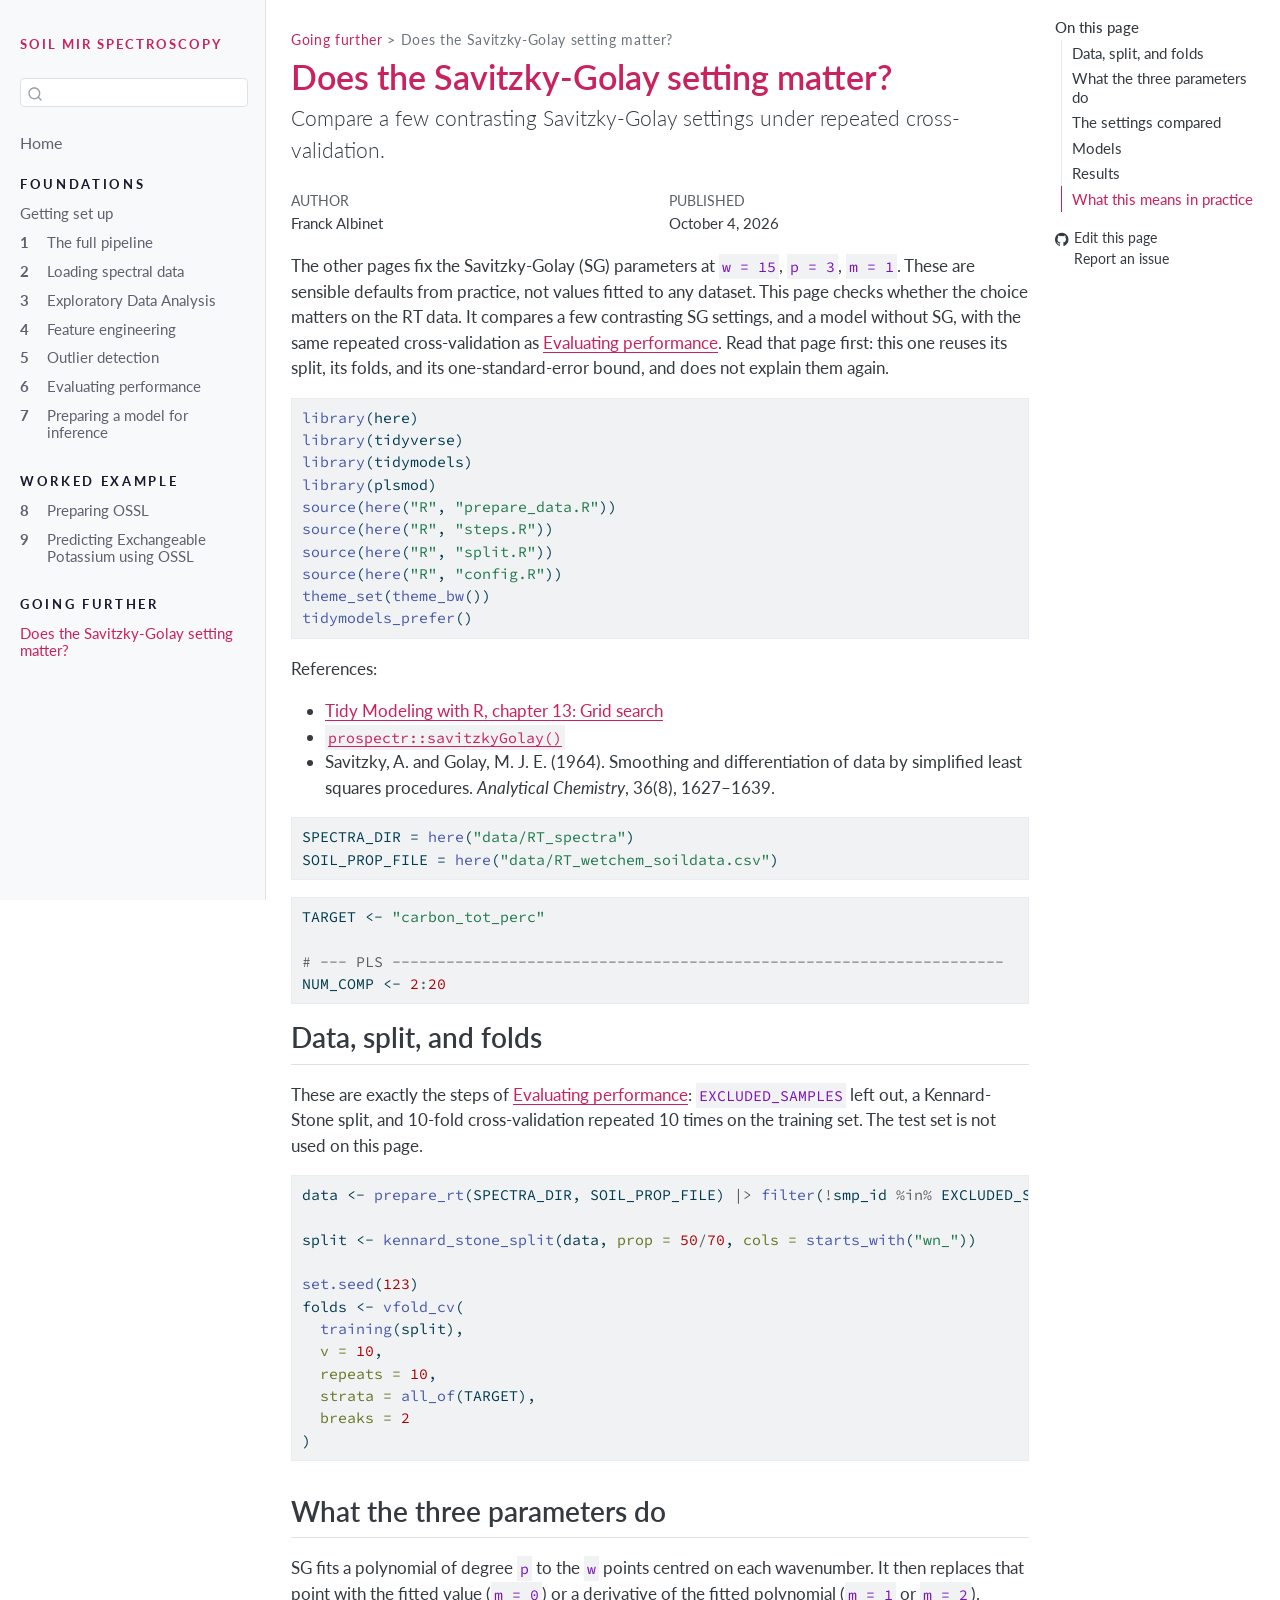
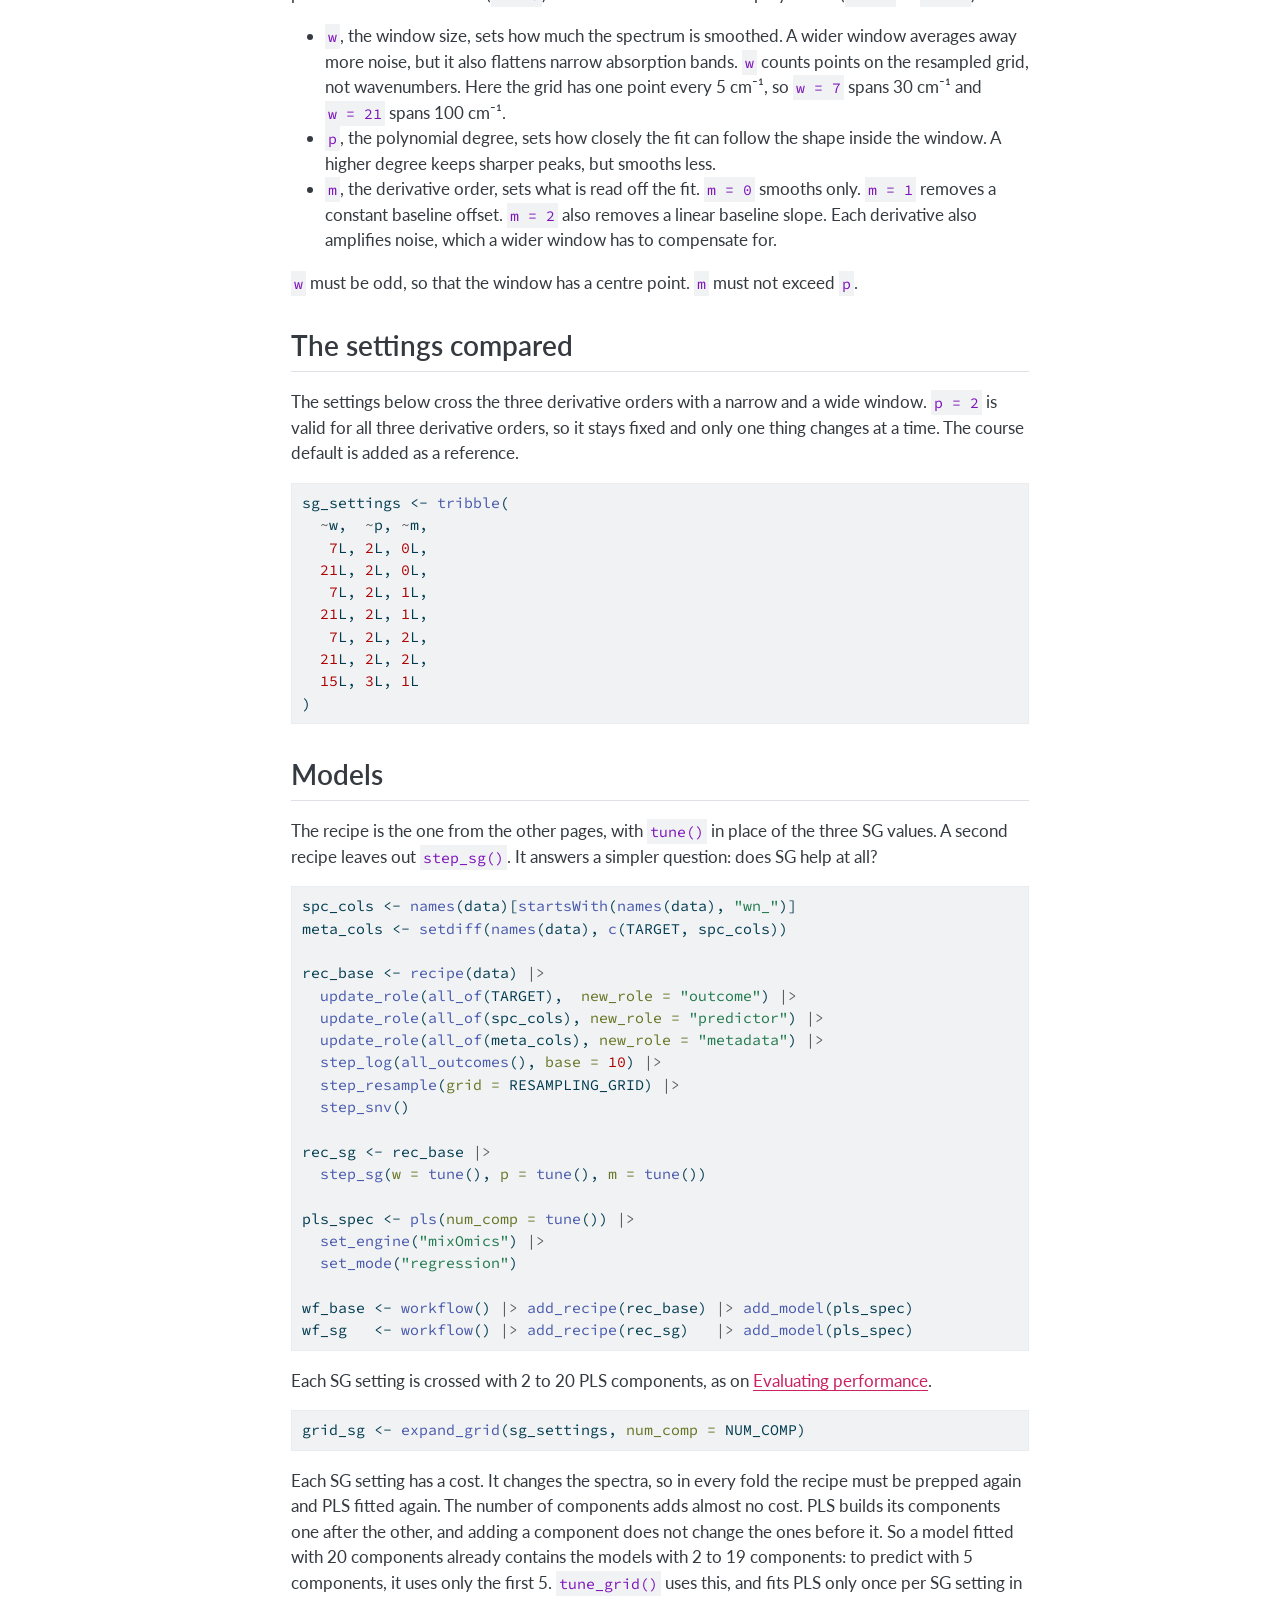
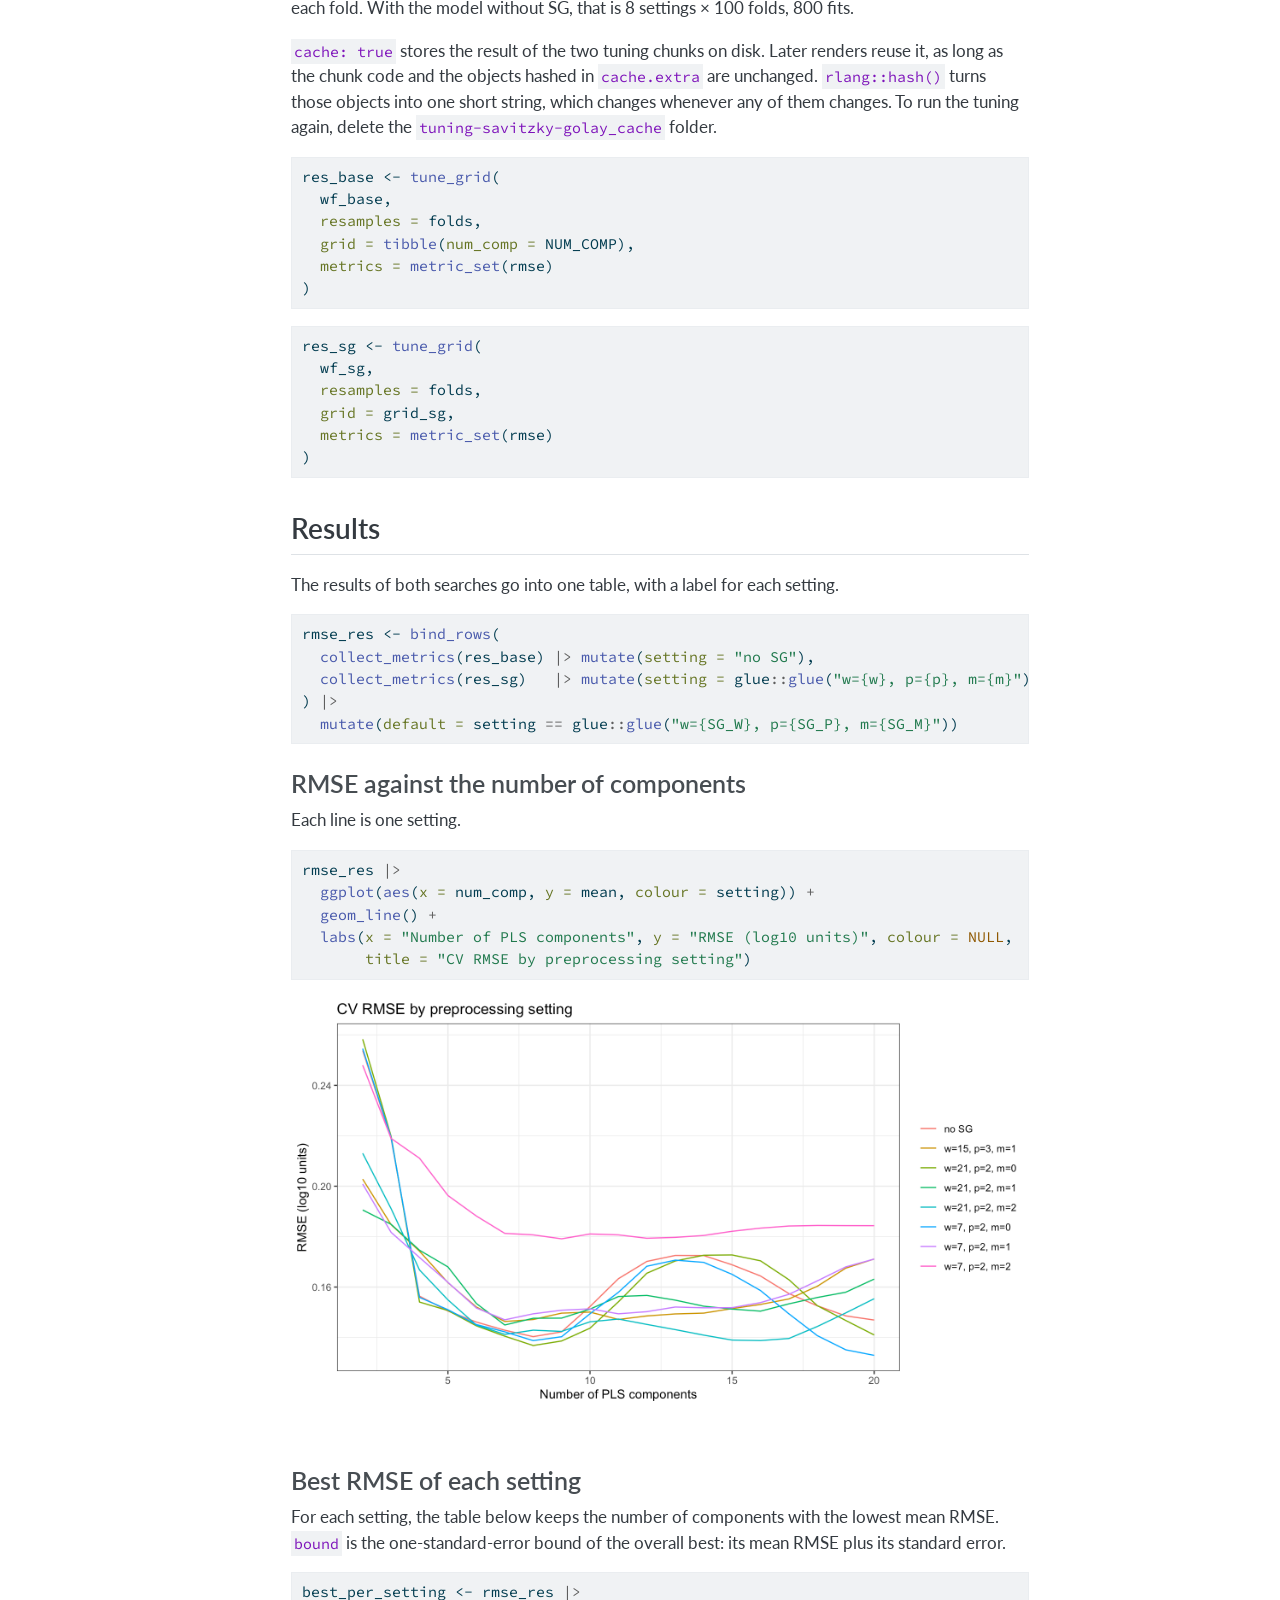
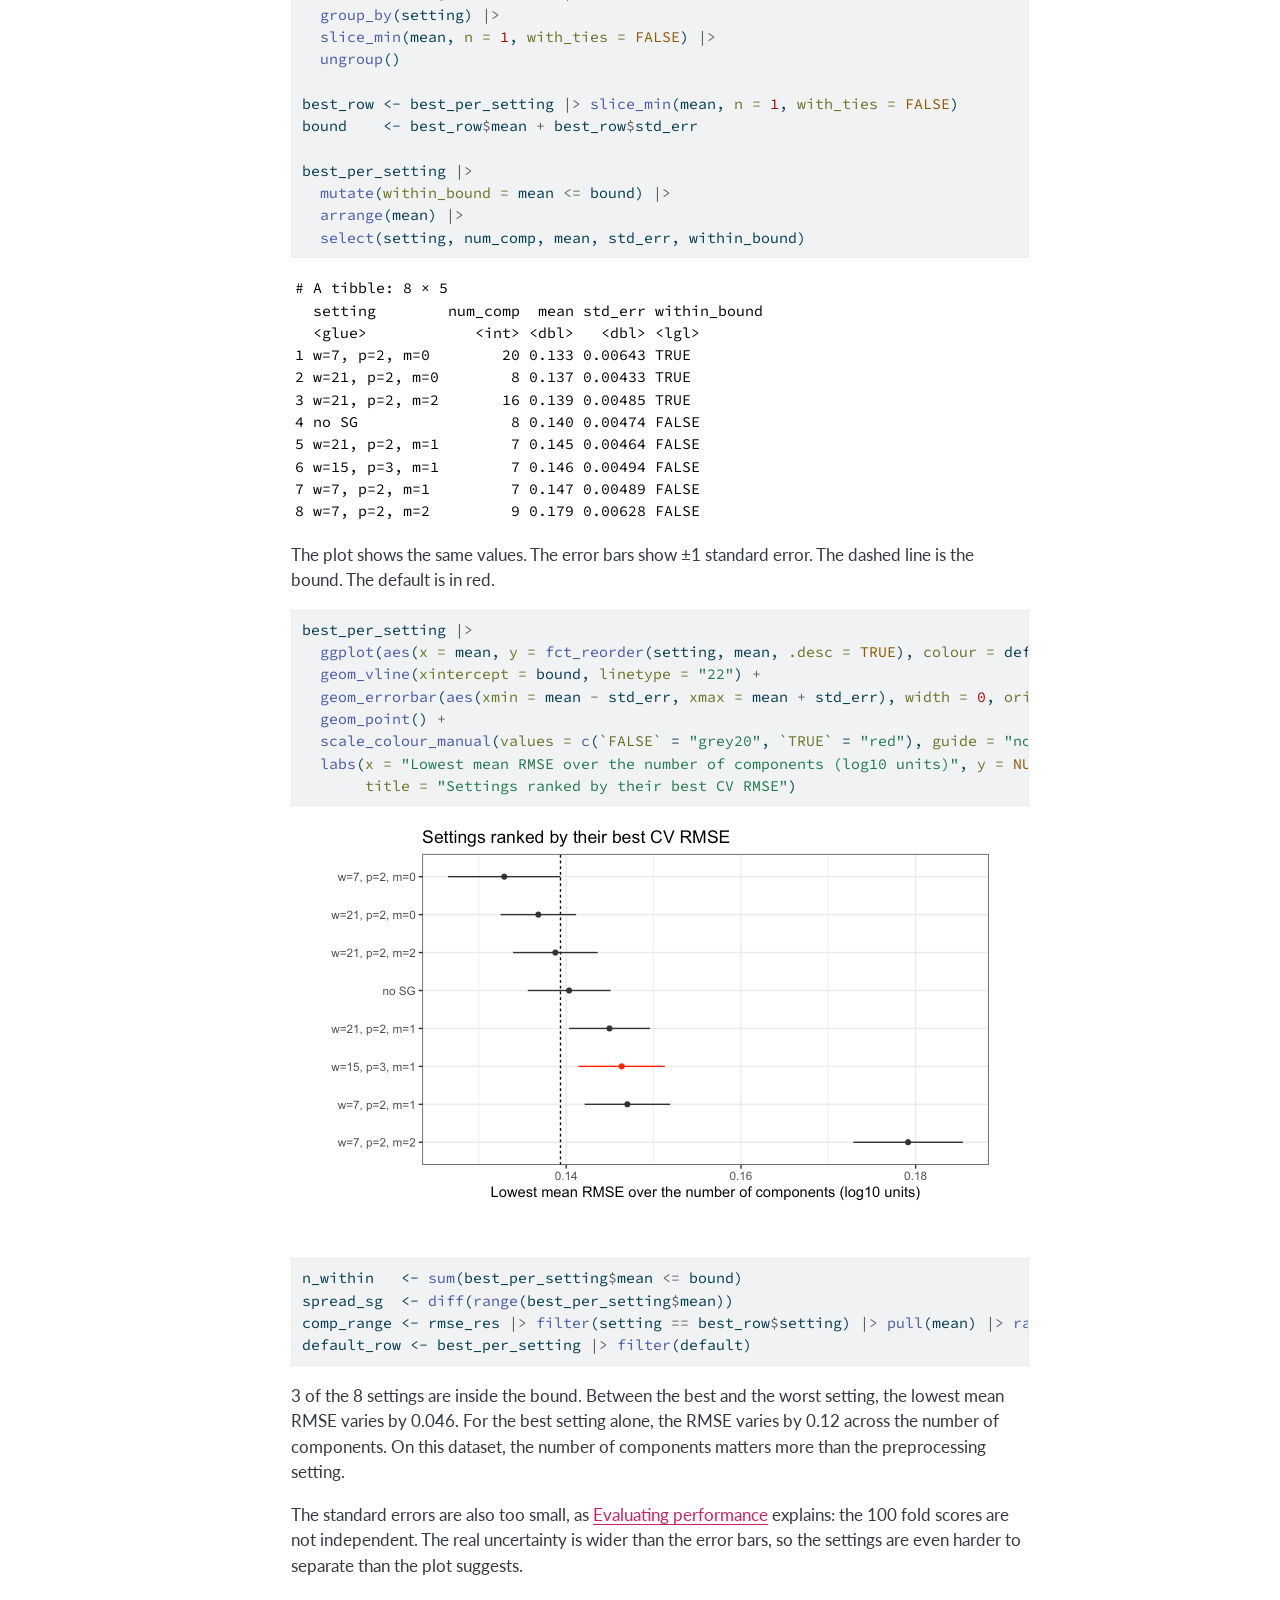
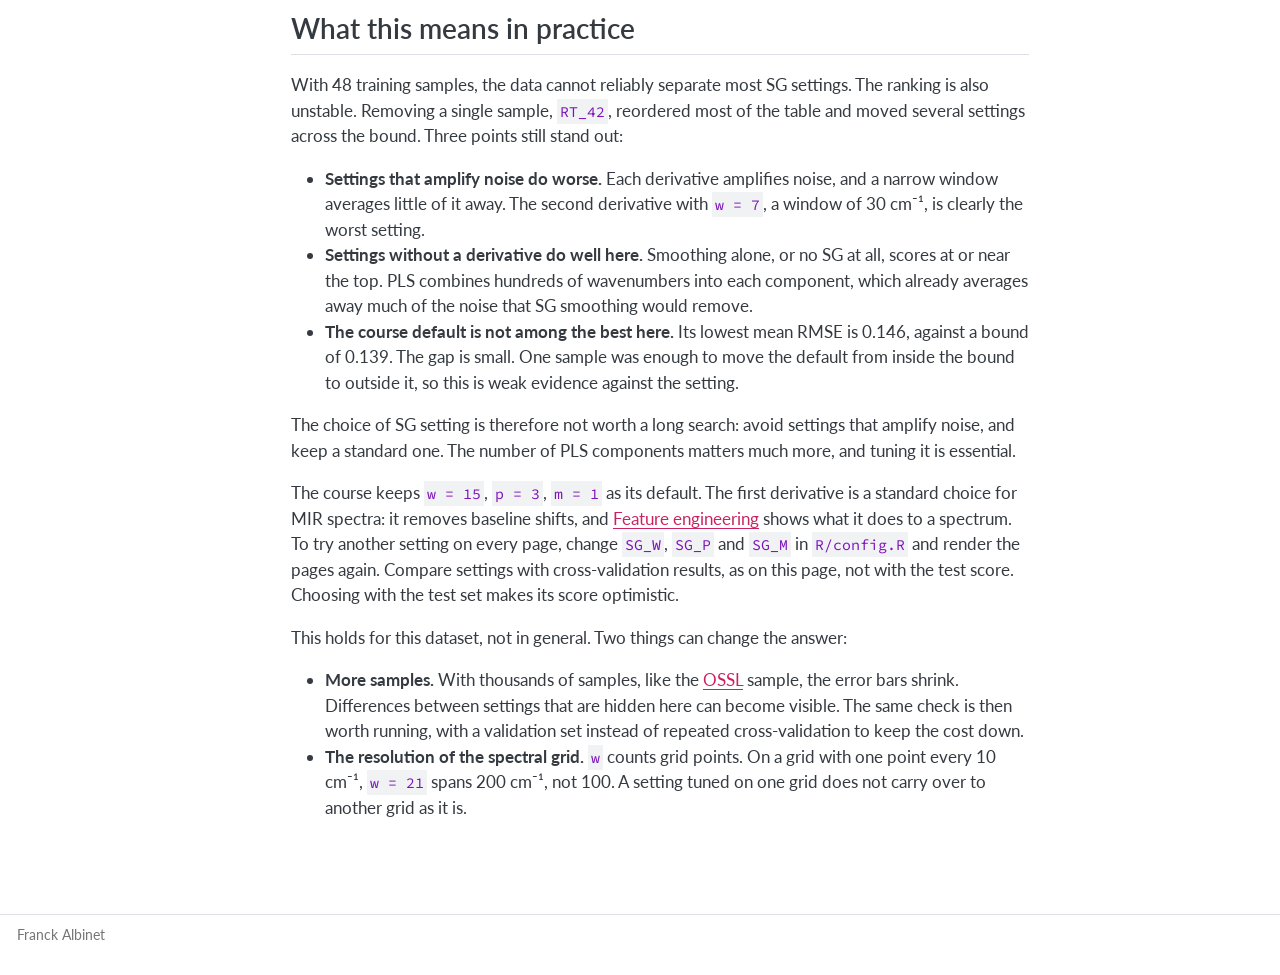
<file: howto/tuning-savitzky-golay.html>
<!DOCTYPE html>
<html xmlns="http://www.w3.org/1999/xhtml" lang="en" xml:lang="en"><head>

<meta charset="utf-8">
<meta name="generator" content="quarto-1.9.37">

<meta name="viewport" content="width=device-width, initial-scale=1.0, user-scalable=yes">

<meta name="author" content="Franck Albinet">
<meta name="dcterms.date" content="2026-10-04">

<title>Does the Savitzky-Golay setting matter? – Soil mid-infrared spectroscopy with tidymodels</title>
<style>
/* Default styles provided by pandoc.
** See https://pandoc.org/MANUAL.html#variables-for-html for config info.
*/
code{white-space: pre-wrap;}
span.smallcaps{font-variant: small-caps;}
div.columns{display: flex; gap: min(4vw, 1.5em);}
div.column{flex: auto; overflow-x: auto;}
div.hanging-indent{margin-left: 1.5em; text-indent: -1.5em;}
ul.task-list{list-style: none;}
ul.task-list li input[type="checkbox"] {
  width: 0.8em;
  margin: 0 0.8em 0.2em -1em; /* quarto-specific, see https://github.com/quarto-dev/quarto-cli/issues/4556 */ 
  vertical-align: middle;
}
/* CSS for syntax highlighting */
html { -webkit-text-size-adjust: 100%; }
pre > code.sourceCode { white-space: pre; position: relative; }
pre > code.sourceCode > span { display: inline-block; line-height: 1.25; }
pre > code.sourceCode > span:empty { height: 1.2em; }
.sourceCode { overflow: visible; }
code.sourceCode > span { color: inherit; text-decoration: inherit; }
div.sourceCode { margin: 1em 0; }
pre.sourceCode { margin: 0; }
@media screen {
div.sourceCode { overflow: auto; }
}
@media print {
pre > code.sourceCode { white-space: pre-wrap; }
pre > code.sourceCode > span { text-indent: -5em; padding-left: 5em; }
}
pre.numberSource code
  { counter-reset: source-line 0; }
pre.numberSource code > span
  { position: relative; left: -4em; counter-increment: source-line; }
pre.numberSource code > span > a:first-child::before
  { content: counter(source-line);
    position: relative; left: -1em; text-align: right; vertical-align: baseline;
    border: none; display: inline-block;
    -webkit-touch-callout: none; -webkit-user-select: none;
    -khtml-user-select: none; -moz-user-select: none;
    -ms-user-select: none; user-select: none;
    padding: 0 4px; width: 4em;
  }
pre.numberSource { margin-left: 3em;  padding-left: 4px; }
div.sourceCode
  {   }
@media screen {
pre > code.sourceCode > span > a:first-child::before { text-decoration: underline; }
}
</style>


<script src="../site_libs/quarto-nav/quarto-nav.js"></script>
<script src="../site_libs/quarto-nav/headroom.min.js"></script>
<script src="../site_libs/clipboard/clipboard.min.js"></script>
<script src="../site_libs/quarto-search/autocomplete.umd.js"></script>
<script src="../site_libs/quarto-search/fuse.min.js"></script>
<script src="../site_libs/quarto-search/quarto-search.js"></script>
<meta name="quarto:offset" content="../">
<script src="../site_libs/quarto-html/quarto.js" type="module"></script>
<script src="../site_libs/quarto-html/tabsets/tabsets.js" type="module"></script>
<script src="../site_libs/quarto-html/popper.min.js"></script>
<script src="../site_libs/quarto-html/tippy.umd.min.js"></script>
<script src="../site_libs/quarto-html/anchor.min.js"></script>
<link href="../site_libs/quarto-html/tippy.css" rel="stylesheet">
<link href="../site_libs/quarto-html/quarto-syntax-highlighting-a9c94084e156453ce75ecc8ff7b2041c.css" rel="stylesheet" id="quarto-text-highlighting-styles">
<script src="../site_libs/bootstrap/bootstrap.min.js"></script>
<link href="../site_libs/bootstrap/bootstrap-icons.css" rel="stylesheet">
<link href="../site_libs/bootstrap/bootstrap-4c708733c4bd93f9cc044033404bda8f.min.css" rel="stylesheet" append-hash="true" id="quarto-bootstrap" data-mode="light">
<script id="quarto-search-options" type="application/json">{
  "location": "sidebar",
  "copy-button": false,
  "collapse-after": 3,
  "panel-placement": "start",
  "type": "textbox",
  "limit": 50,
  "keyboard-shortcut": [
    "f",
    "/",
    "s"
  ],
  "show-item-context": false,
  "language": {
    "search-no-results-text": "No results",
    "search-matching-documents-text": "matching documents",
    "search-copy-link-title": "Copy link to search",
    "search-hide-matches-text": "Hide additional matches",
    "search-more-match-text": "more match in this document",
    "search-more-matches-text": "more matches in this document",
    "search-clear-button-title": "Clear",
    "search-text-placeholder": "",
    "search-detached-cancel-button-title": "Cancel",
    "search-submit-button-title": "Submit",
    "search-label": "Search"
  }
}</script>
<link rel="preconnect" href="https://fonts.googleapis.com">
<link rel="preconnect" href="https://fonts.gstatic.com" crossorigin="">
<link href="https://fonts.googleapis.com/css2?family=Lato:ital,wght@0,300;0,400;0,700;0,900;1,400&amp;family=Source+Code+Pro&amp;display=swap" rel="stylesheet">


</head>

<body class="nav-sidebar docked quarto-light">

<div id="quarto-search-results"></div>
  <header id="quarto-header" class="headroom fixed-top">
  <nav class="quarto-secondary-nav">
    <div class="container-fluid d-flex">
      <button type="button" class="quarto-btn-toggle btn" data-bs-toggle="collapse" role="button" data-bs-target=".quarto-sidebar-collapse-item" aria-controls="quarto-sidebar" aria-expanded="false" aria-label="Toggle sidebar navigation" onclick="if (window.quartoToggleHeadroom) { window.quartoToggleHeadroom(); }">
        <i class="bi bi-layout-text-sidebar-reverse"></i>
      </button>
        <nav class="quarto-page-breadcrumbs" aria-label="breadcrumb"><ol class="breadcrumb"><li class="breadcrumb-item"><a href="../howto/tuning-savitzky-golay.html">Going further</a></li><li class="breadcrumb-item"><a href="../howto/tuning-savitzky-golay.html">Does the Savitzky-Golay setting matter?</a></li></ol></nav>
        <a class="flex-grow-1" role="navigation" data-bs-toggle="collapse" data-bs-target=".quarto-sidebar-collapse-item" aria-controls="quarto-sidebar" aria-expanded="false" aria-label="Toggle sidebar navigation" onclick="if (window.quartoToggleHeadroom) { window.quartoToggleHeadroom(); }">      
        </a>
      <button type="button" class="btn quarto-search-button" aria-label="Search" onclick="window.quartoOpenSearch();">
        <i class="bi bi-search"></i>
      </button>
    </div>
  </nav>
</header>
<!-- content -->
<div id="quarto-content" class="quarto-container page-columns page-rows-contents page-layout-article">
<!-- sidebar -->
  <nav id="quarto-sidebar" class="sidebar collapse collapse-horizontal quarto-sidebar-collapse-item sidebar-navigation docked overflow-auto">
    <div class="pt-lg-2 mt-2 text-left sidebar-header">
    <div class="sidebar-title mb-0 py-0">
      <a href="../">SOIl MIR SPECTROSCOPY</a> 
    </div>
      </div>
        <div class="mt-2 flex-shrink-0 align-items-center">
        <div class="sidebar-search">
        <div id="quarto-search" class="" title="Search"></div>
        </div>
        </div>
    <div class="sidebar-menu-container"> 
    <ul class="list-unstyled mt-1">
        <li class="sidebar-item">
  <div class="sidebar-item-container"> 
  <a href="../index.html" class="sidebar-item-text sidebar-link">
 <span class="menu-text">Home</span></a>
  </div>
</li>
        <li class="sidebar-item sidebar-item-section">
      <div class="sidebar-item-container"> 
            <a class="sidebar-item-text sidebar-link text-start" data-bs-toggle="collapse" data-bs-target="#quarto-sidebar-section-1" role="navigation" aria-expanded="true">
 <span class="menu-text">Foundations</span></a>
          <a class="sidebar-item-toggle text-start" data-bs-toggle="collapse" data-bs-target="#quarto-sidebar-section-1" role="navigation" aria-expanded="true" aria-label="Toggle section">
            <i class="bi bi-chevron-right ms-2"></i>
          </a> 
      </div>
      <ul id="quarto-sidebar-section-1" class="collapse list-unstyled sidebar-section depth1 show">  
          <li class="sidebar-item">
  <div class="sidebar-item-container"> 
  <a href="../0-getting-setup.html" class="sidebar-item-text sidebar-link">
 <span class="menu-text">Getting set up</span></a>
  </div>
</li>
          <li class="sidebar-item">
  <div class="sidebar-item-container"> 
  <a href="../1-full-pipeline.html" class="sidebar-item-text sidebar-link">
 <span class="menu-text">The full pipeline</span></a>
  </div>
</li>
          <li class="sidebar-item">
  <div class="sidebar-item-container"> 
  <a href="../2-loading-data.html" class="sidebar-item-text sidebar-link">
 <span class="menu-text">Loading spectral data</span></a>
  </div>
</li>
          <li class="sidebar-item">
  <div class="sidebar-item-container"> 
  <a href="../3-eda.html" class="sidebar-item-text sidebar-link">
 <span class="menu-text">Exploratory Data Analysis</span></a>
  </div>
</li>
          <li class="sidebar-item">
  <div class="sidebar-item-container"> 
  <a href="../4-feature-engineering.html" class="sidebar-item-text sidebar-link">
 <span class="menu-text">Feature engineering</span></a>
  </div>
</li>
          <li class="sidebar-item">
  <div class="sidebar-item-container"> 
  <a href="../5-outlier-detection.html" class="sidebar-item-text sidebar-link">
 <span class="menu-text">Outlier detection</span></a>
  </div>
</li>
          <li class="sidebar-item">
  <div class="sidebar-item-container"> 
  <a href="../6-evaluating-performance.html" class="sidebar-item-text sidebar-link">
 <span class="menu-text">Evaluating performance</span></a>
  </div>
</li>
          <li class="sidebar-item">
  <div class="sidebar-item-container"> 
  <a href="../7-preparing-for-inference.html" class="sidebar-item-text sidebar-link">
 <span class="menu-text">Preparing a model for inference</span></a>
  </div>
</li>
      </ul>
  </li>
        <li class="sidebar-item sidebar-item-section">
      <div class="sidebar-item-container"> 
            <a class="sidebar-item-text sidebar-link text-start" data-bs-toggle="collapse" data-bs-target="#quarto-sidebar-section-2" role="navigation" aria-expanded="true">
 <span class="menu-text">Worked example</span></a>
          <a class="sidebar-item-toggle text-start" data-bs-toggle="collapse" data-bs-target="#quarto-sidebar-section-2" role="navigation" aria-expanded="true" aria-label="Toggle section">
            <i class="bi bi-chevron-right ms-2"></i>
          </a> 
      </div>
      <ul id="quarto-sidebar-section-2" class="collapse list-unstyled sidebar-section depth1 show">  
          <li class="sidebar-item">
  <div class="sidebar-item-container"> 
  <a href="../8-preparing-ossl.html" class="sidebar-item-text sidebar-link">
 <span class="menu-text">Preparing OSSL</span></a>
  </div>
</li>
          <li class="sidebar-item">
  <div class="sidebar-item-container"> 
  <a href="../9-kex-ossl-pipeline.html" class="sidebar-item-text sidebar-link">
 <span class="menu-text">Predicting Exchangeable Potassium using OSSL</span></a>
  </div>
</li>
      </ul>
  </li>
        <li class="sidebar-item sidebar-item-section">
      <div class="sidebar-item-container"> 
            <a class="sidebar-item-text sidebar-link text-start" data-bs-toggle="collapse" data-bs-target="#quarto-sidebar-section-3" role="navigation" aria-expanded="true">
 <span class="menu-text">Going further</span></a>
          <a class="sidebar-item-toggle text-start" data-bs-toggle="collapse" data-bs-target="#quarto-sidebar-section-3" role="navigation" aria-expanded="true" aria-label="Toggle section">
            <i class="bi bi-chevron-right ms-2"></i>
          </a> 
      </div>
      <ul id="quarto-sidebar-section-3" class="collapse list-unstyled sidebar-section depth1 show">  
          <li class="sidebar-item">
  <div class="sidebar-item-container"> 
  <a href="../howto/tuning-savitzky-golay.html" class="sidebar-item-text sidebar-link active">
 <span class="menu-text">Does the Savitzky-Golay setting matter?</span></a>
  </div>
</li>
      </ul>
  </li>
    </ul>
    </div>
</nav>
<div id="quarto-sidebar-glass" class="quarto-sidebar-collapse-item" data-bs-toggle="collapse" data-bs-target=".quarto-sidebar-collapse-item"></div>
<!-- margin-sidebar -->
    <div id="quarto-margin-sidebar" class="sidebar margin-sidebar">
        <nav id="TOC" role="doc-toc" class="toc-active">
    <h2 id="toc-title">On this page</h2>
   
  <ul>
  <li><a href="#data-split-and-folds" id="toc-data-split-and-folds" class="nav-link active" data-scroll-target="#data-split-and-folds">Data, split, and folds</a></li>
  <li><a href="#what-the-three-parameters-do" id="toc-what-the-three-parameters-do" class="nav-link" data-scroll-target="#what-the-three-parameters-do">What the three parameters do</a></li>
  <li><a href="#the-settings-compared" id="toc-the-settings-compared" class="nav-link" data-scroll-target="#the-settings-compared">The settings compared</a></li>
  <li><a href="#models" id="toc-models" class="nav-link" data-scroll-target="#models">Models</a></li>
  <li><a href="#results" id="toc-results" class="nav-link" data-scroll-target="#results">Results</a>
  <ul class="collapse">
  <li><a href="#rmse-against-the-number-of-components" id="toc-rmse-against-the-number-of-components" class="nav-link" data-scroll-target="#rmse-against-the-number-of-components">RMSE against the number of components</a></li>
  <li><a href="#best-rmse-of-each-setting" id="toc-best-rmse-of-each-setting" class="nav-link" data-scroll-target="#best-rmse-of-each-setting">Best RMSE of each setting</a></li>
  </ul></li>
  <li><a href="#what-this-means-in-practice" id="toc-what-this-means-in-practice" class="nav-link" data-scroll-target="#what-this-means-in-practice">What this means in practice</a></li>
  </ul>
<div class="toc-actions"><ul><li><a href="https://github.com/franckalbinet/tidy-mirs/edit/main/howto/tuning-savitzky-golay.qmd" class="toc-action"><i class="bi bi-github"></i>Edit this page</a></li><li><a href="https://github.com/franckalbinet/tidy-mirs/issues/new" class="toc-action"><i class="bi empty"></i>Report an issue</a></li></ul></div></nav>
    </div>
<!-- main -->
<main class="content" id="quarto-document-content">

<header id="title-block-header" class="quarto-title-block default"><nav class="quarto-page-breadcrumbs quarto-title-breadcrumbs d-none d-lg-block" aria-label="breadcrumb"><ol class="breadcrumb"><li class="breadcrumb-item"><a href="../howto/tuning-savitzky-golay.html">Going further</a></li><li class="breadcrumb-item"><a href="../howto/tuning-savitzky-golay.html">Does the Savitzky-Golay setting matter?</a></li></ol></nav>
<div class="quarto-title">
<h1 class="title">Does the Savitzky-Golay setting matter?</h1>
<p class="subtitle lead">Compare a few contrasting Savitzky-Golay settings under repeated cross-validation.</p>
</div>



<div class="quarto-title-meta">

    <div>
    <div class="quarto-title-meta-heading">Author</div>
    <div class="quarto-title-meta-contents">
             <p>Franck Albinet </p>
          </div>
  </div>
    
    <div>
    <div class="quarto-title-meta-heading">Published</div>
    <div class="quarto-title-meta-contents">
      <p class="date">October 4, 2026</p>
    </div>
  </div>
  
    
  </div>
  


</header>


<p>The other pages fix the Savitzky-Golay (SG) parameters at <code>w = 15</code>, <code>p = 3</code>, <code>m = 1</code>. These are sensible defaults from practice, not values fitted to any dataset. This page checks whether the choice matters on the RT data. It compares a few contrasting SG settings, and a model without SG, with the same repeated cross-validation as <a href="../6-evaluating-performance.html">Evaluating performance</a>. Read that page first: this one reuses its split, its folds, and its one-standard-error bound, and does not explain them again.</p>
<div class="cell" data-layout-align="center">
<div class="code-copy-outer-scaffold"><div class="sourceCode cell-code" id="cb1"><pre class="sourceCode r code-with-copy"><code class="sourceCode r"><span id="cb1-1"><a href="#cb1-1" aria-hidden="true" tabindex="-1"></a><span class="fu">library</span>(here)</span>
<span id="cb1-2"><a href="#cb1-2" aria-hidden="true" tabindex="-1"></a><span class="fu">library</span>(tidyverse)</span>
<span id="cb1-3"><a href="#cb1-3" aria-hidden="true" tabindex="-1"></a><span class="fu">library</span>(tidymodels)</span>
<span id="cb1-4"><a href="#cb1-4" aria-hidden="true" tabindex="-1"></a><span class="fu">library</span>(plsmod)</span>
<span id="cb1-5"><a href="#cb1-5" aria-hidden="true" tabindex="-1"></a><span class="fu">source</span>(<span class="fu">here</span>(<span class="st">"R"</span>, <span class="st">"prepare_data.R"</span>))</span>
<span id="cb1-6"><a href="#cb1-6" aria-hidden="true" tabindex="-1"></a><span class="fu">source</span>(<span class="fu">here</span>(<span class="st">"R"</span>, <span class="st">"steps.R"</span>))</span>
<span id="cb1-7"><a href="#cb1-7" aria-hidden="true" tabindex="-1"></a><span class="fu">source</span>(<span class="fu">here</span>(<span class="st">"R"</span>, <span class="st">"split.R"</span>))</span>
<span id="cb1-8"><a href="#cb1-8" aria-hidden="true" tabindex="-1"></a><span class="fu">source</span>(<span class="fu">here</span>(<span class="st">"R"</span>, <span class="st">"config.R"</span>))</span>
<span id="cb1-9"><a href="#cb1-9" aria-hidden="true" tabindex="-1"></a><span class="fu">theme_set</span>(<span class="fu">theme_bw</span>())</span>
<span id="cb1-10"><a href="#cb1-10" aria-hidden="true" tabindex="-1"></a><span class="fu">tidymodels_prefer</span>()</span></code></pre></div><button title="Copy to Clipboard" class="code-copy-button"><i class="bi"></i></button></div>
</div>
<p>References:</p>
<ul>
<li><a href="https://www.tmwr.org/grid-search.html">Tidy Modeling with R, chapter 13: Grid search</a></li>
<li><a href="https://cran.r-project.org/web/packages/prospectr/vignettes/prospectr.html"><code>prospectr::savitzkyGolay()</code></a></li>
<li>Savitzky, A. and Golay, M. J. E. (1964). Smoothing and differentiation of data by simplified least squares procedures. <em>Analytical Chemistry</em>, 36(8), 1627–1639.</li>
</ul>
<div class="cell" data-layout-align="center">
<div class="code-copy-outer-scaffold"><div class="sourceCode cell-code" id="cb2"><pre class="sourceCode r code-with-copy"><code class="sourceCode r"><span id="cb2-1"><a href="#cb2-1" aria-hidden="true" tabindex="-1"></a>SPECTRA_DIR <span class="ot">=</span> <span class="fu">here</span>(<span class="st">"data/RT_spectra"</span>)</span>
<span id="cb2-2"><a href="#cb2-2" aria-hidden="true" tabindex="-1"></a>SOIL_PROP_FILE <span class="ot">=</span> <span class="fu">here</span>(<span class="st">"data/RT_wetchem_soildata.csv"</span>)</span></code></pre></div><button title="Copy to Clipboard" class="code-copy-button"><i class="bi"></i></button></div>
</div>
<div class="cell" data-layout-align="center">
<div class="code-copy-outer-scaffold"><div class="sourceCode cell-code" id="cb3"><pre class="sourceCode r code-with-copy"><code class="sourceCode r"><span id="cb3-1"><a href="#cb3-1" aria-hidden="true" tabindex="-1"></a>TARGET <span class="ot">&lt;-</span> <span class="st">"carbon_tot_perc"</span></span>
<span id="cb3-2"><a href="#cb3-2" aria-hidden="true" tabindex="-1"></a></span>
<span id="cb3-3"><a href="#cb3-3" aria-hidden="true" tabindex="-1"></a><span class="co"># --- PLS --------------------------------------------------------------------</span></span>
<span id="cb3-4"><a href="#cb3-4" aria-hidden="true" tabindex="-1"></a>NUM_COMP <span class="ot">&lt;-</span> <span class="dv">2</span><span class="sc">:</span><span class="dv">20</span></span></code></pre></div><button title="Copy to Clipboard" class="code-copy-button"><i class="bi"></i></button></div>
</div>
<section id="data-split-and-folds" class="level2">
<h2 class="anchored" data-anchor-id="data-split-and-folds">Data, split, and folds</h2>
<p>These are exactly the steps of <a href="../6-evaluating-performance.html">Evaluating performance</a>: <code>EXCLUDED_SAMPLES</code> left out, a Kennard-Stone split, and 10-fold cross-validation repeated 10 times on the training set. The test set is not used on this page.</p>
<div class="cell" data-layout-align="center">
<div class="code-copy-outer-scaffold"><div class="sourceCode cell-code" id="cb4"><pre class="sourceCode r code-with-copy"><code class="sourceCode r"><span id="cb4-1"><a href="#cb4-1" aria-hidden="true" tabindex="-1"></a>data <span class="ot">&lt;-</span> <span class="fu">prepare_rt</span>(SPECTRA_DIR, SOIL_PROP_FILE) <span class="sc">|&gt;</span> <span class="fu">filter</span>(<span class="sc">!</span>smp_id <span class="sc">%in%</span> EXCLUDED_SAMPLES)</span>
<span id="cb4-2"><a href="#cb4-2" aria-hidden="true" tabindex="-1"></a></span>
<span id="cb4-3"><a href="#cb4-3" aria-hidden="true" tabindex="-1"></a>split <span class="ot">&lt;-</span> <span class="fu">kennard_stone_split</span>(data, <span class="at">prop =</span> <span class="dv">50</span><span class="sc">/</span><span class="dv">70</span>, <span class="at">cols =</span> <span class="fu">starts_with</span>(<span class="st">"wn_"</span>))</span>
<span id="cb4-4"><a href="#cb4-4" aria-hidden="true" tabindex="-1"></a></span>
<span id="cb4-5"><a href="#cb4-5" aria-hidden="true" tabindex="-1"></a><span class="fu">set.seed</span>(<span class="dv">123</span>)</span>
<span id="cb4-6"><a href="#cb4-6" aria-hidden="true" tabindex="-1"></a>folds <span class="ot">&lt;-</span> <span class="fu">vfold_cv</span>(</span>
<span id="cb4-7"><a href="#cb4-7" aria-hidden="true" tabindex="-1"></a>  <span class="fu">training</span>(split),</span>
<span id="cb4-8"><a href="#cb4-8" aria-hidden="true" tabindex="-1"></a>  <span class="at">v =</span> <span class="dv">10</span>,</span>
<span id="cb4-9"><a href="#cb4-9" aria-hidden="true" tabindex="-1"></a>  <span class="at">repeats =</span> <span class="dv">10</span>,</span>
<span id="cb4-10"><a href="#cb4-10" aria-hidden="true" tabindex="-1"></a>  <span class="at">strata =</span> <span class="fu">all_of</span>(TARGET),</span>
<span id="cb4-11"><a href="#cb4-11" aria-hidden="true" tabindex="-1"></a>  <span class="at">breaks =</span> <span class="dv">2</span></span>
<span id="cb4-12"><a href="#cb4-12" aria-hidden="true" tabindex="-1"></a>)</span></code></pre></div><button title="Copy to Clipboard" class="code-copy-button"><i class="bi"></i></button></div>
</div>
</section>
<section id="what-the-three-parameters-do" class="level2">
<h2 class="anchored" data-anchor-id="what-the-three-parameters-do">What the three parameters do</h2>
<p>SG fits a polynomial of degree <code>p</code> to the <code>w</code> points centred on each wavenumber. It then replaces that point with the fitted value (<code>m = 0</code>) or a derivative of the fitted polynomial (<code>m = 1</code> or <code>m = 2</code>).</p>
<ul>
<li><code>w</code>, the window size, sets how much the spectrum is smoothed. A wider window averages away more noise, but it also flattens narrow absorption bands. <code>w</code> counts points on the resampled grid, not wavenumbers. Here the grid has one point every 5 cm⁻¹, so <code>w = 7</code> spans 30 cm⁻¹ and <code>w = 21</code> spans 100 cm⁻¹.</li>
<li><code>p</code>, the polynomial degree, sets how closely the fit can follow the shape inside the window. A higher degree keeps sharper peaks, but smooths less.</li>
<li><code>m</code>, the derivative order, sets what is read off the fit. <code>m = 0</code> smooths only. <code>m = 1</code> removes a constant baseline offset. <code>m = 2</code> also removes a linear baseline slope. Each derivative also amplifies noise, which a wider window has to compensate for.</li>
</ul>
<p><code>w</code> must be odd, so that the window has a centre point. <code>m</code> must not exceed <code>p</code>.</p>
</section>
<section id="the-settings-compared" class="level2">
<h2 class="anchored" data-anchor-id="the-settings-compared">The settings compared</h2>
<p>The settings below cross the three derivative orders with a narrow and a wide window. <code>p = 2</code> is valid for all three derivative orders, so it stays fixed and only one thing changes at a time. The course default is added as a reference.</p>
<div class="cell" data-layout-align="center">
<div class="code-copy-outer-scaffold"><div class="sourceCode cell-code" id="cb5"><pre class="sourceCode r code-with-copy"><code class="sourceCode r"><span id="cb5-1"><a href="#cb5-1" aria-hidden="true" tabindex="-1"></a>sg_settings <span class="ot">&lt;-</span> <span class="fu">tribble</span>(</span>
<span id="cb5-2"><a href="#cb5-2" aria-hidden="true" tabindex="-1"></a>  <span class="sc">~</span>w,  <span class="sc">~</span>p, <span class="sc">~</span>m,</span>
<span id="cb5-3"><a href="#cb5-3" aria-hidden="true" tabindex="-1"></a>   <span class="dv">7</span>L, <span class="dv">2</span>L, <span class="dv">0</span>L,</span>
<span id="cb5-4"><a href="#cb5-4" aria-hidden="true" tabindex="-1"></a>  <span class="dv">21</span>L, <span class="dv">2</span>L, <span class="dv">0</span>L,</span>
<span id="cb5-5"><a href="#cb5-5" aria-hidden="true" tabindex="-1"></a>   <span class="dv">7</span>L, <span class="dv">2</span>L, <span class="dv">1</span>L,</span>
<span id="cb5-6"><a href="#cb5-6" aria-hidden="true" tabindex="-1"></a>  <span class="dv">21</span>L, <span class="dv">2</span>L, <span class="dv">1</span>L,</span>
<span id="cb5-7"><a href="#cb5-7" aria-hidden="true" tabindex="-1"></a>   <span class="dv">7</span>L, <span class="dv">2</span>L, <span class="dv">2</span>L,</span>
<span id="cb5-8"><a href="#cb5-8" aria-hidden="true" tabindex="-1"></a>  <span class="dv">21</span>L, <span class="dv">2</span>L, <span class="dv">2</span>L,</span>
<span id="cb5-9"><a href="#cb5-9" aria-hidden="true" tabindex="-1"></a>  <span class="dv">15</span>L, <span class="dv">3</span>L, <span class="dv">1</span>L</span>
<span id="cb5-10"><a href="#cb5-10" aria-hidden="true" tabindex="-1"></a>)</span></code></pre></div><button title="Copy to Clipboard" class="code-copy-button"><i class="bi"></i></button></div>
</div>
</section>
<section id="models" class="level2">
<h2 class="anchored" data-anchor-id="models">Models</h2>
<p>The recipe is the one from the other pages, with <code>tune()</code> in place of the three SG values. A second recipe leaves out <code>step_sg()</code>. It answers a simpler question: does SG help at all?</p>
<div class="cell" data-layout-align="center">
<div class="code-copy-outer-scaffold"><div class="sourceCode cell-code" id="cb6"><pre class="sourceCode r code-with-copy"><code class="sourceCode r"><span id="cb6-1"><a href="#cb6-1" aria-hidden="true" tabindex="-1"></a>spc_cols <span class="ot">&lt;-</span> <span class="fu">names</span>(data)[<span class="fu">startsWith</span>(<span class="fu">names</span>(data), <span class="st">"wn_"</span>)]</span>
<span id="cb6-2"><a href="#cb6-2" aria-hidden="true" tabindex="-1"></a>meta_cols <span class="ot">&lt;-</span> <span class="fu">setdiff</span>(<span class="fu">names</span>(data), <span class="fu">c</span>(TARGET, spc_cols))</span>
<span id="cb6-3"><a href="#cb6-3" aria-hidden="true" tabindex="-1"></a></span>
<span id="cb6-4"><a href="#cb6-4" aria-hidden="true" tabindex="-1"></a>rec_base <span class="ot">&lt;-</span> <span class="fu">recipe</span>(data) <span class="sc">|&gt;</span></span>
<span id="cb6-5"><a href="#cb6-5" aria-hidden="true" tabindex="-1"></a>  <span class="fu">update_role</span>(<span class="fu">all_of</span>(TARGET),  <span class="at">new_role =</span> <span class="st">"outcome"</span>) <span class="sc">|&gt;</span></span>
<span id="cb6-6"><a href="#cb6-6" aria-hidden="true" tabindex="-1"></a>  <span class="fu">update_role</span>(<span class="fu">all_of</span>(spc_cols), <span class="at">new_role =</span> <span class="st">"predictor"</span>) <span class="sc">|&gt;</span></span>
<span id="cb6-7"><a href="#cb6-7" aria-hidden="true" tabindex="-1"></a>  <span class="fu">update_role</span>(<span class="fu">all_of</span>(meta_cols), <span class="at">new_role =</span> <span class="st">"metadata"</span>) <span class="sc">|&gt;</span></span>
<span id="cb6-8"><a href="#cb6-8" aria-hidden="true" tabindex="-1"></a>  <span class="fu">step_log</span>(<span class="fu">all_outcomes</span>(), <span class="at">base =</span> <span class="dv">10</span>) <span class="sc">|&gt;</span></span>
<span id="cb6-9"><a href="#cb6-9" aria-hidden="true" tabindex="-1"></a>  <span class="fu">step_resample</span>(<span class="at">grid =</span> RESAMPLING_GRID) <span class="sc">|&gt;</span></span>
<span id="cb6-10"><a href="#cb6-10" aria-hidden="true" tabindex="-1"></a>  <span class="fu">step_snv</span>()</span>
<span id="cb6-11"><a href="#cb6-11" aria-hidden="true" tabindex="-1"></a></span>
<span id="cb6-12"><a href="#cb6-12" aria-hidden="true" tabindex="-1"></a>rec_sg <span class="ot">&lt;-</span> rec_base <span class="sc">|&gt;</span></span>
<span id="cb6-13"><a href="#cb6-13" aria-hidden="true" tabindex="-1"></a>  <span class="fu">step_sg</span>(<span class="at">w =</span> <span class="fu">tune</span>(), <span class="at">p =</span> <span class="fu">tune</span>(), <span class="at">m =</span> <span class="fu">tune</span>())</span>
<span id="cb6-14"><a href="#cb6-14" aria-hidden="true" tabindex="-1"></a></span>
<span id="cb6-15"><a href="#cb6-15" aria-hidden="true" tabindex="-1"></a>pls_spec <span class="ot">&lt;-</span> <span class="fu">pls</span>(<span class="at">num_comp =</span> <span class="fu">tune</span>()) <span class="sc">|&gt;</span></span>
<span id="cb6-16"><a href="#cb6-16" aria-hidden="true" tabindex="-1"></a>  <span class="fu">set_engine</span>(<span class="st">"mixOmics"</span>) <span class="sc">|&gt;</span></span>
<span id="cb6-17"><a href="#cb6-17" aria-hidden="true" tabindex="-1"></a>  <span class="fu">set_mode</span>(<span class="st">"regression"</span>)</span>
<span id="cb6-18"><a href="#cb6-18" aria-hidden="true" tabindex="-1"></a></span>
<span id="cb6-19"><a href="#cb6-19" aria-hidden="true" tabindex="-1"></a>wf_base <span class="ot">&lt;-</span> <span class="fu">workflow</span>() <span class="sc">|&gt;</span> <span class="fu">add_recipe</span>(rec_base) <span class="sc">|&gt;</span> <span class="fu">add_model</span>(pls_spec)</span>
<span id="cb6-20"><a href="#cb6-20" aria-hidden="true" tabindex="-1"></a>wf_sg   <span class="ot">&lt;-</span> <span class="fu">workflow</span>() <span class="sc">|&gt;</span> <span class="fu">add_recipe</span>(rec_sg)   <span class="sc">|&gt;</span> <span class="fu">add_model</span>(pls_spec)</span></code></pre></div><button title="Copy to Clipboard" class="code-copy-button"><i class="bi"></i></button></div>
</div>
<p>Each SG setting is crossed with 2 to 20 PLS components, as on <a href="../6-evaluating-performance.html">Evaluating performance</a>.</p>
<div class="cell" data-layout-align="center">
<div class="code-copy-outer-scaffold"><div class="sourceCode cell-code" id="cb7"><pre class="sourceCode r code-with-copy"><code class="sourceCode r"><span id="cb7-1"><a href="#cb7-1" aria-hidden="true" tabindex="-1"></a>grid_sg <span class="ot">&lt;-</span> <span class="fu">expand_grid</span>(sg_settings, <span class="at">num_comp =</span> NUM_COMP)</span></code></pre></div><button title="Copy to Clipboard" class="code-copy-button"><i class="bi"></i></button></div>
</div>
<p>Each SG setting has a cost. It changes the spectra, so in every fold the recipe must be prepped again and PLS fitted again. The number of components adds almost no cost. PLS builds its components one after the other, and adding a component does not change the ones before it. So a model fitted with 20 components already contains the models with 2 to 19 components: to predict with 5 components, it uses only the first 5. <code>tune_grid()</code> uses this, and fits PLS only once per SG setting in each fold. With the model without SG, that is 8 settings × 100 folds, 800 fits.</p>
<p><code>cache: true</code> stores the result of the two tuning chunks on disk. Later renders reuse it, as long as the chunk code and the objects hashed in <code>cache.extra</code> are unchanged. <code>rlang::hash()</code> turns those objects into one short string, which changes whenever any of them changes. To run the tuning again, delete the <code>tuning-savitzky-golay_cache</code> folder.</p>
<div class="cell" data-layout-align="center" data-cache.extra="8bbab1c3773d800c7b8707149f9a7604">
<div class="code-copy-outer-scaffold"><div class="sourceCode cell-code" id="cb8"><pre class="sourceCode r code-with-copy"><code class="sourceCode r"><span id="cb8-1"><a href="#cb8-1" aria-hidden="true" tabindex="-1"></a>res_base <span class="ot">&lt;-</span> <span class="fu">tune_grid</span>(</span>
<span id="cb8-2"><a href="#cb8-2" aria-hidden="true" tabindex="-1"></a>  wf_base,</span>
<span id="cb8-3"><a href="#cb8-3" aria-hidden="true" tabindex="-1"></a>  <span class="at">resamples =</span> folds,</span>
<span id="cb8-4"><a href="#cb8-4" aria-hidden="true" tabindex="-1"></a>  <span class="at">grid =</span> <span class="fu">tibble</span>(<span class="at">num_comp =</span> NUM_COMP),</span>
<span id="cb8-5"><a href="#cb8-5" aria-hidden="true" tabindex="-1"></a>  <span class="at">metrics =</span> <span class="fu">metric_set</span>(rmse)</span>
<span id="cb8-6"><a href="#cb8-6" aria-hidden="true" tabindex="-1"></a>)</span></code></pre></div><button title="Copy to Clipboard" class="code-copy-button"><i class="bi"></i></button></div>
</div>
<div class="cell" data-layout-align="center" data-cache.extra="502f7499899656ec3abb3d39fa1a2fc7">
<div class="code-copy-outer-scaffold"><div class="sourceCode cell-code" id="cb9"><pre class="sourceCode r code-with-copy"><code class="sourceCode r"><span id="cb9-1"><a href="#cb9-1" aria-hidden="true" tabindex="-1"></a>res_sg <span class="ot">&lt;-</span> <span class="fu">tune_grid</span>(</span>
<span id="cb9-2"><a href="#cb9-2" aria-hidden="true" tabindex="-1"></a>  wf_sg,</span>
<span id="cb9-3"><a href="#cb9-3" aria-hidden="true" tabindex="-1"></a>  <span class="at">resamples =</span> folds,</span>
<span id="cb9-4"><a href="#cb9-4" aria-hidden="true" tabindex="-1"></a>  <span class="at">grid =</span> grid_sg,</span>
<span id="cb9-5"><a href="#cb9-5" aria-hidden="true" tabindex="-1"></a>  <span class="at">metrics =</span> <span class="fu">metric_set</span>(rmse)</span>
<span id="cb9-6"><a href="#cb9-6" aria-hidden="true" tabindex="-1"></a>)</span></code></pre></div><button title="Copy to Clipboard" class="code-copy-button"><i class="bi"></i></button></div>
</div>
</section>
<section id="results" class="level2">
<h2 class="anchored" data-anchor-id="results">Results</h2>
<p>The results of both searches go into one table, with a label for each setting.</p>
<div class="cell" data-layout-align="center">
<div class="code-copy-outer-scaffold"><div class="sourceCode cell-code" id="cb10"><pre class="sourceCode r code-with-copy"><code class="sourceCode r"><span id="cb10-1"><a href="#cb10-1" aria-hidden="true" tabindex="-1"></a>rmse_res <span class="ot">&lt;-</span> <span class="fu">bind_rows</span>(</span>
<span id="cb10-2"><a href="#cb10-2" aria-hidden="true" tabindex="-1"></a>  <span class="fu">collect_metrics</span>(res_base) <span class="sc">|&gt;</span> <span class="fu">mutate</span>(<span class="at">setting =</span> <span class="st">"no SG"</span>),</span>
<span id="cb10-3"><a href="#cb10-3" aria-hidden="true" tabindex="-1"></a>  <span class="fu">collect_metrics</span>(res_sg)   <span class="sc">|&gt;</span> <span class="fu">mutate</span>(<span class="at">setting =</span> glue<span class="sc">::</span><span class="fu">glue</span>(<span class="st">"w={w}, p={p}, m={m}"</span>))</span>
<span id="cb10-4"><a href="#cb10-4" aria-hidden="true" tabindex="-1"></a>) <span class="sc">|&gt;</span></span>
<span id="cb10-5"><a href="#cb10-5" aria-hidden="true" tabindex="-1"></a>  <span class="fu">mutate</span>(<span class="at">default =</span> setting <span class="sc">==</span> glue<span class="sc">::</span><span class="fu">glue</span>(<span class="st">"w={SG_W}, p={SG_P}, m={SG_M}"</span>))</span></code></pre></div><button title="Copy to Clipboard" class="code-copy-button"><i class="bi"></i></button></div>
</div>
<section id="rmse-against-the-number-of-components" class="level3">
<h3 class="anchored" data-anchor-id="rmse-against-the-number-of-components">RMSE against the number of components</h3>
<p>Each line is one setting.</p>
<div class="cell" data-layout-align="center">
<div class="code-copy-outer-scaffold"><div class="sourceCode cell-code" id="cb11"><pre class="sourceCode r code-with-copy"><code class="sourceCode r"><span id="cb11-1"><a href="#cb11-1" aria-hidden="true" tabindex="-1"></a>rmse_res <span class="sc">|&gt;</span></span>
<span id="cb11-2"><a href="#cb11-2" aria-hidden="true" tabindex="-1"></a>  <span class="fu">ggplot</span>(<span class="fu">aes</span>(<span class="at">x =</span> num_comp, <span class="at">y =</span> mean, <span class="at">colour =</span> setting)) <span class="sc">+</span></span>
<span id="cb11-3"><a href="#cb11-3" aria-hidden="true" tabindex="-1"></a>  <span class="fu">geom_line</span>() <span class="sc">+</span></span>
<span id="cb11-4"><a href="#cb11-4" aria-hidden="true" tabindex="-1"></a>  <span class="fu">labs</span>(<span class="at">x =</span> <span class="st">"Number of PLS components"</span>, <span class="at">y =</span> <span class="st">"RMSE (log10 units)"</span>, <span class="at">colour =</span> <span class="cn">NULL</span>,</span>
<span id="cb11-5"><a href="#cb11-5" aria-hidden="true" tabindex="-1"></a>       <span class="at">title =</span> <span class="st">"CV RMSE by preprocessing setting"</span>)</span></code></pre></div><button title="Copy to Clipboard" class="code-copy-button"><i class="bi"></i></button></div>
<div class="cell-output-display">
<div class="quarto-figure quarto-figure-center">
<figure class="figure">
<p><img src="tuning-savitzky-golay_files/figure-html/unnamed-chunk-11-1.png" class="img-fluid quarto-figure quarto-figure-center figure-img" width="864"></p>
</figure>
</div>
</div>
</div>
</section>
<section id="best-rmse-of-each-setting" class="level3">
<h3 class="anchored" data-anchor-id="best-rmse-of-each-setting">Best RMSE of each setting</h3>
<p>For each setting, the table below keeps the number of components with the lowest mean RMSE. <code>bound</code> is the one-standard-error bound of the overall best: its mean RMSE plus its standard error.</p>
<div class="cell" data-layout-align="center">
<div class="code-copy-outer-scaffold"><div class="sourceCode cell-code" id="cb12"><pre class="sourceCode r code-with-copy"><code class="sourceCode r"><span id="cb12-1"><a href="#cb12-1" aria-hidden="true" tabindex="-1"></a>best_per_setting <span class="ot">&lt;-</span> rmse_res <span class="sc">|&gt;</span></span>
<span id="cb12-2"><a href="#cb12-2" aria-hidden="true" tabindex="-1"></a>  <span class="fu">group_by</span>(setting) <span class="sc">|&gt;</span></span>
<span id="cb12-3"><a href="#cb12-3" aria-hidden="true" tabindex="-1"></a>  <span class="fu">slice_min</span>(mean, <span class="at">n =</span> <span class="dv">1</span>, <span class="at">with_ties =</span> <span class="cn">FALSE</span>) <span class="sc">|&gt;</span></span>
<span id="cb12-4"><a href="#cb12-4" aria-hidden="true" tabindex="-1"></a>  <span class="fu">ungroup</span>()</span>
<span id="cb12-5"><a href="#cb12-5" aria-hidden="true" tabindex="-1"></a></span>
<span id="cb12-6"><a href="#cb12-6" aria-hidden="true" tabindex="-1"></a>best_row <span class="ot">&lt;-</span> best_per_setting <span class="sc">|&gt;</span> <span class="fu">slice_min</span>(mean, <span class="at">n =</span> <span class="dv">1</span>, <span class="at">with_ties =</span> <span class="cn">FALSE</span>)</span>
<span id="cb12-7"><a href="#cb12-7" aria-hidden="true" tabindex="-1"></a>bound    <span class="ot">&lt;-</span> best_row<span class="sc">$</span>mean <span class="sc">+</span> best_row<span class="sc">$</span>std_err</span>
<span id="cb12-8"><a href="#cb12-8" aria-hidden="true" tabindex="-1"></a></span>
<span id="cb12-9"><a href="#cb12-9" aria-hidden="true" tabindex="-1"></a>best_per_setting <span class="sc">|&gt;</span></span>
<span id="cb12-10"><a href="#cb12-10" aria-hidden="true" tabindex="-1"></a>  <span class="fu">mutate</span>(<span class="at">within_bound =</span> mean <span class="sc">&lt;=</span> bound) <span class="sc">|&gt;</span></span>
<span id="cb12-11"><a href="#cb12-11" aria-hidden="true" tabindex="-1"></a>  <span class="fu">arrange</span>(mean) <span class="sc">|&gt;</span></span>
<span id="cb12-12"><a href="#cb12-12" aria-hidden="true" tabindex="-1"></a>  <span class="fu">select</span>(setting, num_comp, mean, std_err, within_bound)</span></code></pre></div><button title="Copy to Clipboard" class="code-copy-button"><i class="bi"></i></button></div>
<div class="cell-output cell-output-stdout">
<pre><code># A tibble: 8 × 5
  setting        num_comp  mean std_err within_bound
  &lt;glue&gt;            &lt;int&gt; &lt;dbl&gt;   &lt;dbl&gt; &lt;lgl&gt;       
1 w=7, p=2, m=0        20 0.133 0.00643 TRUE        
2 w=21, p=2, m=0        8 0.137 0.00433 TRUE        
3 w=21, p=2, m=2       16 0.139 0.00485 TRUE        
4 no SG                 8 0.140 0.00474 FALSE       
5 w=21, p=2, m=1        7 0.145 0.00464 FALSE       
6 w=15, p=3, m=1        7 0.146 0.00494 FALSE       
7 w=7, p=2, m=1         7 0.147 0.00489 FALSE       
8 w=7, p=2, m=2         9 0.179 0.00628 FALSE       </code></pre>
</div>
</div>
<p>The plot shows the same values. The error bars show ±1 standard error. The dashed line is the bound. The default is in red.</p>
<div class="cell" data-layout-align="center">
<div class="code-copy-outer-scaffold"><div class="sourceCode cell-code" id="cb14"><pre class="sourceCode r code-with-copy"><code class="sourceCode r"><span id="cb14-1"><a href="#cb14-1" aria-hidden="true" tabindex="-1"></a>best_per_setting <span class="sc">|&gt;</span></span>
<span id="cb14-2"><a href="#cb14-2" aria-hidden="true" tabindex="-1"></a>  <span class="fu">ggplot</span>(<span class="fu">aes</span>(<span class="at">x =</span> mean, <span class="at">y =</span> <span class="fu">fct_reorder</span>(setting, mean, <span class="at">.desc =</span> <span class="cn">TRUE</span>), <span class="at">colour =</span> default)) <span class="sc">+</span></span>
<span id="cb14-3"><a href="#cb14-3" aria-hidden="true" tabindex="-1"></a>  <span class="fu">geom_vline</span>(<span class="at">xintercept =</span> bound, <span class="at">linetype =</span> <span class="st">"22"</span>) <span class="sc">+</span></span>
<span id="cb14-4"><a href="#cb14-4" aria-hidden="true" tabindex="-1"></a>  <span class="fu">geom_errorbar</span>(<span class="fu">aes</span>(<span class="at">xmin =</span> mean <span class="sc">-</span> std_err, <span class="at">xmax =</span> mean <span class="sc">+</span> std_err), <span class="at">width =</span> <span class="dv">0</span>, <span class="at">orientation =</span> <span class="st">"y"</span>) <span class="sc">+</span></span>
<span id="cb14-5"><a href="#cb14-5" aria-hidden="true" tabindex="-1"></a>  <span class="fu">geom_point</span>() <span class="sc">+</span></span>
<span id="cb14-6"><a href="#cb14-6" aria-hidden="true" tabindex="-1"></a>  <span class="fu">scale_colour_manual</span>(<span class="at">values =</span> <span class="fu">c</span>(<span class="st">`</span><span class="at">FALSE</span><span class="st">`</span> <span class="ot">=</span> <span class="st">"grey20"</span>, <span class="st">`</span><span class="at">TRUE</span><span class="st">`</span> <span class="ot">=</span> <span class="st">"red"</span>), <span class="at">guide =</span> <span class="st">"none"</span>) <span class="sc">+</span></span>
<span id="cb14-7"><a href="#cb14-7" aria-hidden="true" tabindex="-1"></a>  <span class="fu">labs</span>(<span class="at">x =</span> <span class="st">"Lowest mean RMSE over the number of components (log10 units)"</span>, <span class="at">y =</span> <span class="cn">NULL</span>,</span>
<span id="cb14-8"><a href="#cb14-8" aria-hidden="true" tabindex="-1"></a>       <span class="at">title =</span> <span class="st">"Settings ranked by their best CV RMSE"</span>)</span></code></pre></div><button title="Copy to Clipboard" class="code-copy-button"><i class="bi"></i></button></div>
<div class="cell-output-display">
<div class="quarto-figure quarto-figure-center">
<figure class="figure">
<p><img src="tuning-savitzky-golay_files/figure-html/unnamed-chunk-13-1.png" class="img-fluid quarto-figure quarto-figure-center figure-img" width="672"></p>
</figure>
</div>
</div>
</div>
<div class="cell" data-layout-align="center">
<div class="code-copy-outer-scaffold"><div class="sourceCode cell-code" id="cb15"><pre class="sourceCode r code-with-copy"><code class="sourceCode r"><span id="cb15-1"><a href="#cb15-1" aria-hidden="true" tabindex="-1"></a>n_within   <span class="ot">&lt;-</span> <span class="fu">sum</span>(best_per_setting<span class="sc">$</span>mean <span class="sc">&lt;=</span> bound)</span>
<span id="cb15-2"><a href="#cb15-2" aria-hidden="true" tabindex="-1"></a>spread_sg  <span class="ot">&lt;-</span> <span class="fu">diff</span>(<span class="fu">range</span>(best_per_setting<span class="sc">$</span>mean))</span>
<span id="cb15-3"><a href="#cb15-3" aria-hidden="true" tabindex="-1"></a>comp_range <span class="ot">&lt;-</span> rmse_res <span class="sc">|&gt;</span> <span class="fu">filter</span>(setting <span class="sc">==</span> best_row<span class="sc">$</span>setting) <span class="sc">|&gt;</span> <span class="fu">pull</span>(mean) <span class="sc">|&gt;</span> <span class="fu">range</span>() <span class="sc">|&gt;</span> <span class="fu">diff</span>()</span>
<span id="cb15-4"><a href="#cb15-4" aria-hidden="true" tabindex="-1"></a>default_row <span class="ot">&lt;-</span> best_per_setting <span class="sc">|&gt;</span> <span class="fu">filter</span>(default)</span></code></pre></div><button title="Copy to Clipboard" class="code-copy-button"><i class="bi"></i></button></div>
</div>
<p>3 of the 8 settings are inside the bound. Between the best and the worst setting, the lowest mean RMSE varies by 0.046. For the best setting alone, the RMSE varies by 0.12 across the number of components. On this dataset, the number of components matters more than the preprocessing setting.</p>
<p>The standard errors are also too small, as <a href="../6-evaluating-performance.html">Evaluating performance</a> explains: the 100 fold scores are not independent. The real uncertainty is wider than the error bars, so the settings are even harder to separate than the plot suggests.</p>
</section>
</section>
<section id="what-this-means-in-practice" class="level2">
<h2 class="anchored" data-anchor-id="what-this-means-in-practice">What this means in practice</h2>
<p>With 48 training samples, the data cannot reliably separate most SG settings. The ranking is also unstable. Removing a single sample, <code>RT_42</code>, reordered most of the table and moved several settings across the bound. Three points still stand out:</p>
<ul>
<li><strong>Settings that amplify noise do worse.</strong> Each derivative amplifies noise, and a narrow window averages little of it away. The second derivative with <code>w = 7</code>, a window of 30 cm⁻¹, is clearly the worst setting.</li>
<li><strong>Settings without a derivative do well here.</strong> Smoothing alone, or no SG at all, scores at or near the top. PLS combines hundreds of wavenumbers into each component, which already averages away much of the noise that SG smoothing would remove.</li>
<li><strong>The course default is not among the best here.</strong> Its lowest mean RMSE is 0.146, against a bound of 0.139. The gap is small. One sample was enough to move the default from inside the bound to outside it, so this is weak evidence against the setting.</li>
</ul>
<p>The choice of SG setting is therefore not worth a long search: avoid settings that amplify noise, and keep a standard one. The number of PLS components matters much more, and tuning it is essential.</p>
<p>The course keeps <code>w = 15</code>, <code>p = 3</code>, <code>m = 1</code> as its default. The first derivative is a standard choice for MIR spectra: it removes baseline shifts, and <a href="../4-feature-engineering.html">Feature engineering</a> shows what it does to a spectrum. To try another setting on every page, change <code>SG_W</code>, <code>SG_P</code> and <code>SG_M</code> in <code>R/config.R</code> and render the pages again. Compare settings with cross-validation results, as on this page, not with the test score. Choosing with the test set makes its score optimistic.</p>
<p>This holds for this dataset, not in general. Two things can change the answer:</p>
<ul>
<li><strong>More samples.</strong> With thousands of samples, like the <a href="../8-preparing-ossl.html">OSSL</a> sample, the error bars shrink. Differences between settings that are hidden here can become visible. The same check is then worth running, with a validation set instead of repeated cross-validation to keep the cost down.</li>
<li><strong>The resolution of the spectral grid.</strong> <code>w</code> counts grid points. On a grid with one point every 10 cm⁻¹, <code>w = 21</code> spans 200 cm⁻¹, not 100. A setting tuned on one grid does not carry over to another grid as it is.</li>
</ul>


</section>

</main> <!-- /main -->
<script id="quarto-html-after-body" type="application/javascript">
  window.document.addEventListener("DOMContentLoaded", function (event) {
    const icon = "";
    const anchorJS = new window.AnchorJS();
    anchorJS.options = {
      placement: 'right',
      icon: icon
    };
    anchorJS.add('.anchored');
    const isCodeAnnotation = (el) => {
      for (const clz of el.classList) {
        if (clz.startsWith('code-annotation-')) {                     
          return true;
        }
      }
      return false;
    }
    const onCopySuccess = function(e) {
      // button target
      const button = e.trigger;
      // don't keep focus
      button.blur();
      // flash "checked"
      button.classList.add('code-copy-button-checked');
      var currentTitle = button.getAttribute("title");
      button.setAttribute("title", "Copied!");
      let tooltip;
      if (window.bootstrap) {
        button.setAttribute("data-bs-toggle", "tooltip");
        button.setAttribute("data-bs-placement", "left");
        button.setAttribute("data-bs-title", "Copied!");
        tooltip = new bootstrap.Tooltip(button, 
          { trigger: "manual", 
            customClass: "code-copy-button-tooltip",
            offset: [0, -8]});
        tooltip.show();    
      }
      setTimeout(function() {
        if (tooltip) {
          tooltip.hide();
          button.removeAttribute("data-bs-title");
          button.removeAttribute("data-bs-toggle");
          button.removeAttribute("data-bs-placement");
        }
        button.setAttribute("title", currentTitle);
        button.classList.remove('code-copy-button-checked');
      }, 1000);
      // clear code selection
      e.clearSelection();
    }
    const getTextToCopy = function(trigger) {
      const outerScaffold = trigger.parentElement.cloneNode(true);
      const codeEl = outerScaffold.querySelector('code');
      for (const childEl of codeEl.children) {
        if (isCodeAnnotation(childEl)) {
          childEl.remove();
        }
      }
      return codeEl.innerText;
    }
    const clipboard = new window.ClipboardJS('.code-copy-button:not([data-in-quarto-modal])', {
      text: getTextToCopy
    });
    clipboard.on('success', onCopySuccess);
    if (window.document.getElementById('quarto-embedded-source-code-modal')) {
      const clipboardModal = new window.ClipboardJS('.code-copy-button[data-in-quarto-modal]', {
        text: getTextToCopy,
        container: window.document.getElementById('quarto-embedded-source-code-modal')
      });
      clipboardModal.on('success', onCopySuccess);
    }
      var localhostRegex = new RegExp(/^(?:http|https):\/\/localhost\:?[0-9]*\//);
      var mailtoRegex = new RegExp(/^mailto:/);
        var filterRegex = new RegExp("https:\/\/franckalbinet\.github\.io\/tidy-mirs\/");
      var isInternal = (href) => {
          return filterRegex.test(href) || localhostRegex.test(href) || mailtoRegex.test(href);
      }
      // Inspect non-navigation links and adorn them if external
     var links = window.document.querySelectorAll('a[href]:not(.nav-link):not(.navbar-brand):not(.toc-action):not(.sidebar-link):not(.sidebar-item-toggle):not(.pagination-link):not(.no-external):not([aria-hidden]):not(.dropdown-item):not(.quarto-navigation-tool):not(.about-link)');
      for (var i=0; i<links.length; i++) {
        const link = links[i];
        if (!isInternal(link.href)) {
          // undo the damage that might have been done by quarto-nav.js in the case of
          // links that we want to consider external
          if (link.dataset.originalHref !== undefined) {
            link.href = link.dataset.originalHref;
          }
        }
      }
    function tippyHover(el, contentFn, onTriggerFn, onUntriggerFn) {
      const config = {
        allowHTML: true,
        maxWidth: 500,
        delay: 100,
        arrow: false,
        appendTo: function(el) {
            return el.parentElement;
        },
        interactive: true,
        interactiveBorder: 10,
        theme: 'quarto',
        placement: 'bottom-start',
      };
      if (contentFn) {
        config.content = contentFn;
      }
      if (onTriggerFn) {
        config.onTrigger = onTriggerFn;
      }
      if (onUntriggerFn) {
        config.onUntrigger = onUntriggerFn;
      }
      window.tippy(el, config); 
    }
    const noterefs = window.document.querySelectorAll('a[role="doc-noteref"]');
    for (var i=0; i<noterefs.length; i++) {
      const ref = noterefs[i];
      tippyHover(ref, function() {
        // use id or data attribute instead here
        let href = ref.getAttribute('data-footnote-href') || ref.getAttribute('href');
        try { href = new URL(href).hash; } catch {}
        const id = href.replace(/^#\/?/, "");
        const note = window.document.getElementById(id);
        if (note) {
          return note.innerHTML;
        } else {
          return "";
        }
      });
    }
    const xrefs = window.document.querySelectorAll('a.quarto-xref');
    const processXRef = (id, note) => {
      // Strip column container classes
      const stripColumnClz = (el) => {
        el.classList.remove("page-full", "page-columns");
        if (el.children) {
          for (const child of el.children) {
            stripColumnClz(child);
          }
        }
      }
      stripColumnClz(note)
      if (id === null || id.startsWith('sec-')) {
        // Special case sections, only their first couple elements
        const container = document.createElement("div");
        if (note.children && note.children.length > 2) {
          container.appendChild(note.children[0].cloneNode(true));
          for (let i = 1; i < note.children.length; i++) {
            const child = note.children[i];
            if (child.tagName === "P" && child.innerText === "") {
              continue;
            } else {
              container.appendChild(child.cloneNode(true));
              break;
            }
          }
          if (window.Quarto?.typesetMath) {
            window.Quarto.typesetMath(container);
          }
          return container.innerHTML
        } else {
          if (window.Quarto?.typesetMath) {
            window.Quarto.typesetMath(note);
          }
          return note.innerHTML;
        }
      } else {
        // Remove any anchor links if they are present
        const anchorLink = note.querySelector('a.anchorjs-link');
        if (anchorLink) {
          anchorLink.remove();
        }
        if (window.Quarto?.typesetMath) {
          window.Quarto.typesetMath(note);
        }
        if (note.classList.contains("callout")) {
          return note.outerHTML;
        } else {
          return note.innerHTML;
        }
      }
    }
    for (var i=0; i<xrefs.length; i++) {
      const xref = xrefs[i];
      tippyHover(xref, undefined, function(instance) {
        instance.disable();
        let url = xref.getAttribute('href');
        let hash = undefined; 
        if (url.startsWith('#')) {
          hash = url;
        } else {
          try { hash = new URL(url).hash; } catch {}
        }
        if (hash) {
          const id = hash.replace(/^#\/?/, "");
          const note = window.document.getElementById(id);
          if (note !== null) {
            try {
              const html = processXRef(id, note.cloneNode(true));
              instance.setContent(html);
            } finally {
              instance.enable();
              instance.show();
            }
          } else {
            // See if we can fetch this
            fetch(url.split('#')[0])
            .then(res => res.text())
            .then(html => {
              const parser = new DOMParser();
              const htmlDoc = parser.parseFromString(html, "text/html");
              const note = htmlDoc.getElementById(id);
              if (note !== null) {
                const html = processXRef(id, note);
                instance.setContent(html);
              } 
            }).finally(() => {
              instance.enable();
              instance.show();
            });
          }
        } else {
          // See if we can fetch a full url (with no hash to target)
          // This is a special case and we should probably do some content thinning / targeting
          fetch(url)
          .then(res => res.text())
          .then(html => {
            const parser = new DOMParser();
            const htmlDoc = parser.parseFromString(html, "text/html");
            const note = htmlDoc.querySelector('main.content');
            if (note !== null) {
              // This should only happen for chapter cross references
              // (since there is no id in the URL)
              // remove the first header
              if (note.children.length > 0 && note.children[0].tagName === "HEADER") {
                note.children[0].remove();
              }
              const html = processXRef(null, note);
              instance.setContent(html);
            } 
          }).finally(() => {
            instance.enable();
            instance.show();
          });
        }
      }, function(instance) {
      });
    }
        let selectedAnnoteEl;
        const selectorForAnnotation = ( cell, annotation) => {
          let cellAttr = 'data-code-cell="' + cell + '"';
          let lineAttr = 'data-code-annotation="' +  annotation + '"';
          const selector = 'span[' + cellAttr + '][' + lineAttr + ']';
          return selector;
        }
        const selectCodeLines = (annoteEl) => {
          const doc = window.document;
          const targetCell = annoteEl.getAttribute("data-target-cell");
          const targetAnnotation = annoteEl.getAttribute("data-target-annotation");
          const annoteSpan = window.document.querySelector(selectorForAnnotation(targetCell, targetAnnotation));
          const lines = annoteSpan.getAttribute("data-code-lines").split(",");
          const lineIds = lines.map((line) => {
            return targetCell + "-" + line;
          })
          let top = null;
          let height = null;
          let parent = null;
          if (lineIds.length > 0) {
              //compute the position of the single el (top and bottom and make a div)
              const el = window.document.getElementById(lineIds[0]);
              top = el.offsetTop;
              height = el.offsetHeight;
              parent = el.parentElement.parentElement;
            if (lineIds.length > 1) {
              const lastEl = window.document.getElementById(lineIds[lineIds.length - 1]);
              const bottom = lastEl.offsetTop + lastEl.offsetHeight;
              height = bottom - top;
            }
            if (top !== null && height !== null && parent !== null) {
              // cook up a div (if necessary) and position it 
              let div = window.document.getElementById("code-annotation-line-highlight");
              if (div === null) {
                div = window.document.createElement("div");
                div.setAttribute("id", "code-annotation-line-highlight");
                div.style.position = 'absolute';
                parent.appendChild(div);
              }
              div.style.top = top - 2 + "px";
              div.style.height = height + 4 + "px";
              div.style.left = 0;
              let gutterDiv = window.document.getElementById("code-annotation-line-highlight-gutter");
              if (gutterDiv === null) {
                gutterDiv = window.document.createElement("div");
                gutterDiv.setAttribute("id", "code-annotation-line-highlight-gutter");
                gutterDiv.style.position = 'absolute';
                const codeCell = window.document.getElementById(targetCell);
                const gutter = codeCell.querySelector('.code-annotation-gutter');
                gutter.appendChild(gutterDiv);
              }
              gutterDiv.style.top = top - 2 + "px";
              gutterDiv.style.height = height + 4 + "px";
            }
            selectedAnnoteEl = annoteEl;
          }
        };
        const unselectCodeLines = () => {
          const elementsIds = ["code-annotation-line-highlight", "code-annotation-line-highlight-gutter"];
          elementsIds.forEach((elId) => {
            const div = window.document.getElementById(elId);
            if (div) {
              div.remove();
            }
          });
          selectedAnnoteEl = undefined;
        };
          // Handle positioning of the toggle
      window.addEventListener(
        "resize",
        throttle(() => {
          elRect = undefined;
          if (selectedAnnoteEl) {
            selectCodeLines(selectedAnnoteEl);
          }
        }, 10)
      );
      function throttle(fn, ms) {
      let throttle = false;
      let timer;
        return (...args) => {
          if(!throttle) { // first call gets through
              fn.apply(this, args);
              throttle = true;
          } else { // all the others get throttled
              if(timer) clearTimeout(timer); // cancel #2
              timer = setTimeout(() => {
                fn.apply(this, args);
                timer = throttle = false;
              }, ms);
          }
        };
      }
        // Attach click handler to the DT
        const annoteDls = window.document.querySelectorAll('dt[data-target-cell]');
        for (const annoteDlNode of annoteDls) {
          annoteDlNode.addEventListener('click', (event) => {
            const clickedEl = event.target;
            if (clickedEl !== selectedAnnoteEl) {
              unselectCodeLines();
              const activeEl = window.document.querySelector('dt[data-target-cell].code-annotation-active');
              if (activeEl) {
                activeEl.classList.remove('code-annotation-active');
              }
              selectCodeLines(clickedEl);
              clickedEl.classList.add('code-annotation-active');
            } else {
              // Unselect the line
              unselectCodeLines();
              clickedEl.classList.remove('code-annotation-active');
            }
          });
        }
    const findCites = (el) => {
      const parentEl = el.parentElement;
      if (parentEl) {
        const cites = parentEl.dataset.cites;
        if (cites) {
          return {
            el,
            cites: cites.split(' ')
          };
        } else {
          return findCites(el.parentElement)
        }
      } else {
        return undefined;
      }
    };
    var bibliorefs = window.document.querySelectorAll('a[role="doc-biblioref"]');
    for (var i=0; i<bibliorefs.length; i++) {
      const ref = bibliorefs[i];
      const citeInfo = findCites(ref);
      if (citeInfo) {
        tippyHover(citeInfo.el, function() {
          var popup = window.document.createElement('div');
          citeInfo.cites.forEach(function(cite) {
            var citeDiv = window.document.createElement('div');
            citeDiv.classList.add('hanging-indent');
            citeDiv.classList.add('csl-entry');
            var biblioDiv = window.document.getElementById('ref-' + cite);
            if (biblioDiv) {
              citeDiv.innerHTML = biblioDiv.innerHTML;
            }
            popup.appendChild(citeDiv);
          });
          return popup.innerHTML;
        });
      }
    }
  });
  </script>
</div> <!-- /content -->
<footer class="footer">
  <div class="nav-footer">
    <div class="nav-footer-left">
<p>Franck Albinet</p>
</div>   
    <div class="nav-footer-center">
      &nbsp;
    <div class="toc-actions d-sm-block d-md-none"><ul><li><a href="https://github.com/franckalbinet/tidy-mirs/edit/main/howto/tuning-savitzky-golay.qmd" class="toc-action"><i class="bi bi-github"></i>Edit this page</a></li><li><a href="https://github.com/franckalbinet/tidy-mirs/issues/new" class="toc-action"><i class="bi empty"></i>Report an issue</a></li></ul></div></div>
    <div class="nav-footer-right">
      &nbsp;
    </div>
  </div>
</footer>




</body></html>
</file>
<file: site_libs/quarto-html/tippy.css>
.tippy-box[data-animation=fade][data-state=hidden]{opacity:0}[data-tippy-root]{max-width:calc(100vw - 10px)}.tippy-box{position:relative;background-color:#333;color:#fff;border-radius:4px;font-size:14px;line-height:1.4;white-space:normal;outline:0;transition-property:transform,visibility,opacity}.tippy-box[data-placement^=top]>.tippy-arrow{bottom:0}.tippy-box[data-placement^=top]>.tippy-arrow:before{bottom:-7px;left:0;border-width:8px 8px 0;border-top-color:initial;transform-origin:center top}.tippy-box[data-placement^=bottom]>.tippy-arrow{top:0}.tippy-box[data-placement^=bottom]>.tippy-arrow:before{top:-7px;left:0;border-width:0 8px 8px;border-bottom-color:initial;transform-origin:center bottom}.tippy-box[data-placement^=left]>.tippy-arrow{right:0}.tippy-box[data-placement^=left]>.tippy-arrow:before{border-width:8px 0 8px 8px;border-left-color:initial;right:-7px;transform-origin:center left}.tippy-box[data-placement^=right]>.tippy-arrow{left:0}.tippy-box[data-placement^=right]>.tippy-arrow:before{left:-7px;border-width:8px 8px 8px 0;border-right-color:initial;transform-origin:center right}.tippy-box[data-inertia][data-state=visible]{transition-timing-function:cubic-bezier(.54,1.5,.38,1.11)}.tippy-arrow{width:16px;height:16px;color:#333}.tippy-arrow:before{content:"";position:absolute;border-color:transparent;border-style:solid}.tippy-content{position:relative;padding:5px 9px;z-index:1}
</file>
<file: site_libs/quarto-html/quarto-syntax-highlighting-a9c94084e156453ce75ecc8ff7b2041c.css>
/* quarto syntax highlight colors */
:root {
  --quarto-hl-ot-color: #003B4F;
  --quarto-hl-at-color: #657422;
  --quarto-hl-ss-color: #20794D;
  --quarto-hl-an-color: #5E5E5E;
  --quarto-hl-fu-color: #4758AB;
  --quarto-hl-st-color: #20794D;
  --quarto-hl-cf-color: #003B4F;
  --quarto-hl-op-color: #5E5E5E;
  --quarto-hl-er-color: #AD0000;
  --quarto-hl-bn-color: #AD0000;
  --quarto-hl-al-color: #AD0000;
  --quarto-hl-va-color: #111111;
  --quarto-hl-bu-color: inherit;
  --quarto-hl-ex-color: inherit;
  --quarto-hl-pp-color: #AD0000;
  --quarto-hl-in-color: #5E5E5E;
  --quarto-hl-vs-color: #20794D;
  --quarto-hl-wa-color: #5E5E5E;
  --quarto-hl-do-color: #5E5E5E;
  --quarto-hl-im-color: #00769E;
  --quarto-hl-ch-color: #20794D;
  --quarto-hl-dt-color: #AD0000;
  --quarto-hl-fl-color: #AD0000;
  --quarto-hl-co-color: #5E5E5E;
  --quarto-hl-cv-color: #5E5E5E;
  --quarto-hl-cn-color: #8f5902;
  --quarto-hl-sc-color: #5E5E5E;
  --quarto-hl-dv-color: #AD0000;
  --quarto-hl-kw-color: #003B4F;
}

/* other quarto variables */
:root {
  --quarto-font-monospace: "Source Code Pro", monospace;
}

/* syntax highlight based on Pandoc's rules */
pre > code.sourceCode > span {
  color: #003B4F;
}

code.sourceCode > span {
  color: #003B4F;
}

div.sourceCode,
div.sourceCode pre.sourceCode {
  color: #003B4F;
}

/* Normal */
code span {
  color: #003B4F;
}

/* Alert */
code span.al {
  color: #AD0000;
  font-style: inherit;
}

/* Annotation */
code span.an {
  color: #5E5E5E;
  font-style: inherit;
}

/* Attribute */
code span.at {
  color: #657422;
  font-style: inherit;
}

/* BaseN */
code span.bn {
  color: #AD0000;
  font-style: inherit;
}

/* BuiltIn */
code span.bu {
  font-style: inherit;
}

/* ControlFlow */
code span.cf {
  color: #003B4F;
  font-weight: bold;
  font-style: inherit;
}

/* Char */
code span.ch {
  color: #20794D;
  font-style: inherit;
}

/* Constant */
code span.cn {
  color: #8f5902;
  font-style: inherit;
}

/* Comment */
code span.co {
  color: #5E5E5E;
  font-style: inherit;
}

/* CommentVar */
code span.cv {
  color: #5E5E5E;
  font-style: italic;
}

/* Documentation */
code span.do {
  color: #5E5E5E;
  font-style: italic;
}

/* DataType */
code span.dt {
  color: #AD0000;
  font-style: inherit;
}

/* DecVal */
code span.dv {
  color: #AD0000;
  font-style: inherit;
}

/* Error */
code span.er {
  color: #AD0000;
  font-style: inherit;
}

/* Extension */
code span.ex {
  font-style: inherit;
}

/* Float */
code span.fl {
  color: #AD0000;
  font-style: inherit;
}

/* Function */
code span.fu {
  color: #4758AB;
  font-style: inherit;
}

/* Import */
code span.im {
  color: #00769E;
  font-style: inherit;
}

/* Information */
code span.in {
  color: #5E5E5E;
  font-style: inherit;
}

/* Keyword */
code span.kw {
  color: #003B4F;
  font-weight: bold;
  font-style: inherit;
}

/* Operator */
code span.op {
  color: #5E5E5E;
  font-style: inherit;
}

/* Other */
code span.ot {
  color: #003B4F;
  font-style: inherit;
}

/* Preprocessor */
code span.pp {
  color: #AD0000;
  font-style: inherit;
}

/* SpecialChar */
code span.sc {
  color: #5E5E5E;
  font-style: inherit;
}

/* SpecialString */
code span.ss {
  color: #20794D;
  font-style: inherit;
}

/* String */
code span.st {
  color: #20794D;
  font-style: inherit;
}

/* Variable */
code span.va {
  color: #111111;
  font-style: inherit;
}

/* VerbatimString */
code span.vs {
  color: #20794D;
  font-style: inherit;
}

/* Warning */
code span.wa {
  color: #5E5E5E;
  font-style: italic;
}

.prevent-inlining {
  content: "</";
}

/*# sourceMappingURL=ad27052c1b7979d94bc9fc16dbd58621.css.map */
</file>
